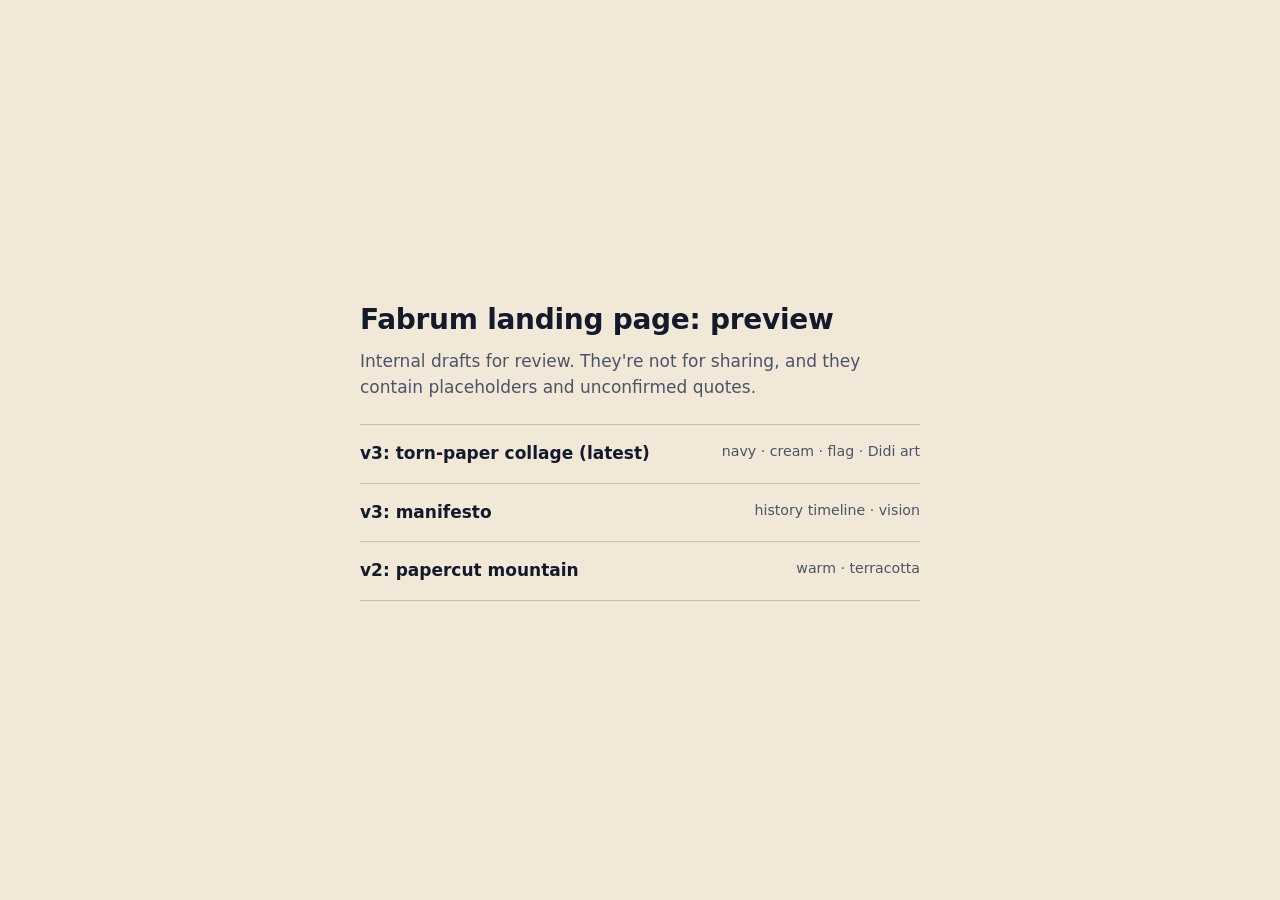
<file: index.html>
<!DOCTYPE html>
<html lang="en-GB">
<head>
<meta charset="utf-8">
<meta name="viewport" content="width=device-width, initial-scale=1">
<meta name="robots" content="noindex,nofollow">
<title>Fabrum landing page · preview</title>
<style>
  body{margin:0;min-height:100vh;display:grid;place-items:center;background:#F2E8D8;color:#121A2C;font:17px/1.5 system-ui,sans-serif}
  main{max-width:560px;padding:32px}
  h1{font-size:28px;margin:0 0 8px;letter-spacing:-.01em}
  p{margin:0 0 24px;color:#4A5468}
  ul{list-style:none;margin:0;padding:0;border-top:1px solid #CDBFA6}
  li{border-bottom:1px solid #CDBFA6}
  a{display:flex;justify-content:space-between;gap:16px;padding:16px 0;color:inherit;text-decoration:none;font-weight:700}
  a:hover span:first-child{text-decoration:underline;text-decoration-color:#E2632E}
  small{font-weight:400;color:#4A5468}
</style>
</head>
<body>
<main>
  <h1>Fabrum landing page: preview</h1>
  <p>Internal drafts for review. They're not for sharing, and they contain placeholders and unconfirmed quotes.</p>
  <ul>
    <li><a href="v3/"><span>v3: torn-paper collage (latest)</span><small>navy · cream · flag · Didi art</small></a></li>
    <li><a href="v3/manifesto.html"><span>v3: manifesto</span><small>history timeline · vision</small></a></li>
    <li><a href="v2/"><span>v2: papercut mountain</span><small>warm · terracotta</small></a></li>
  </ul>
</main>
</body>
</html>
</file>
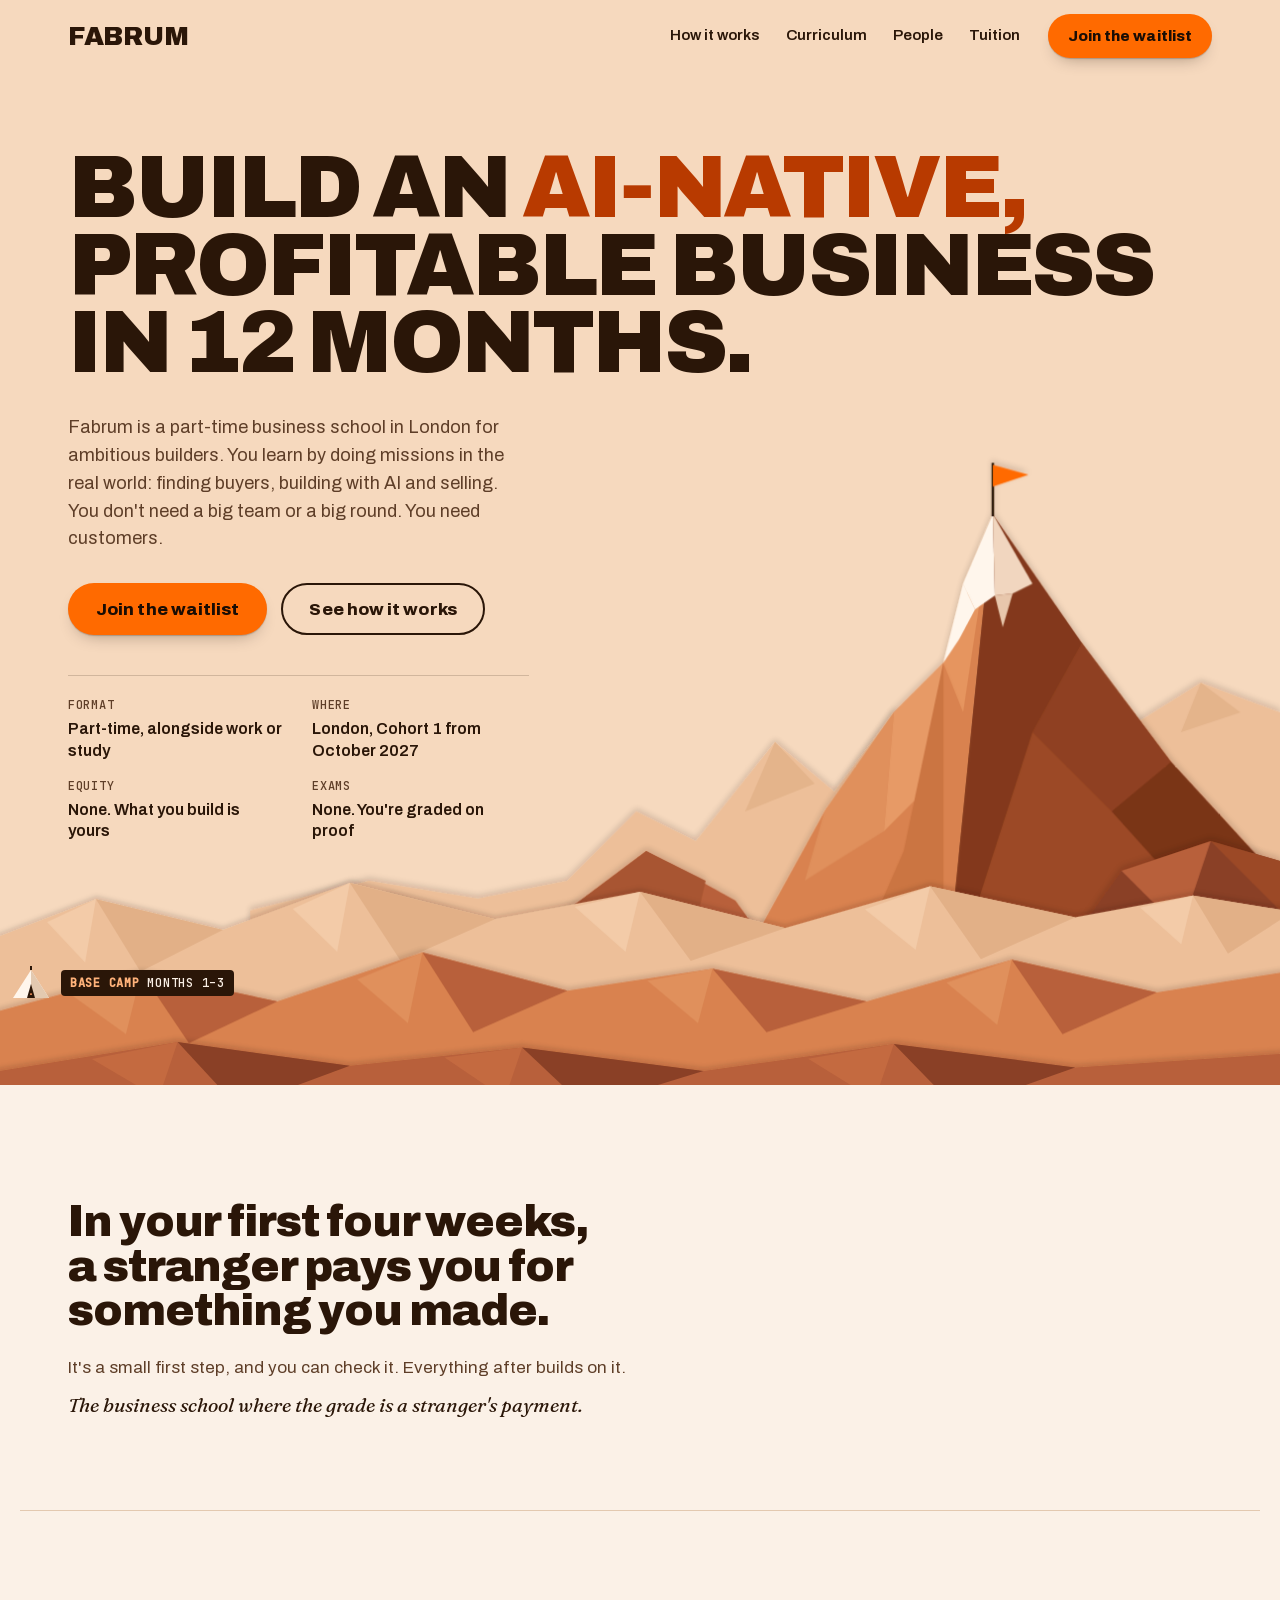
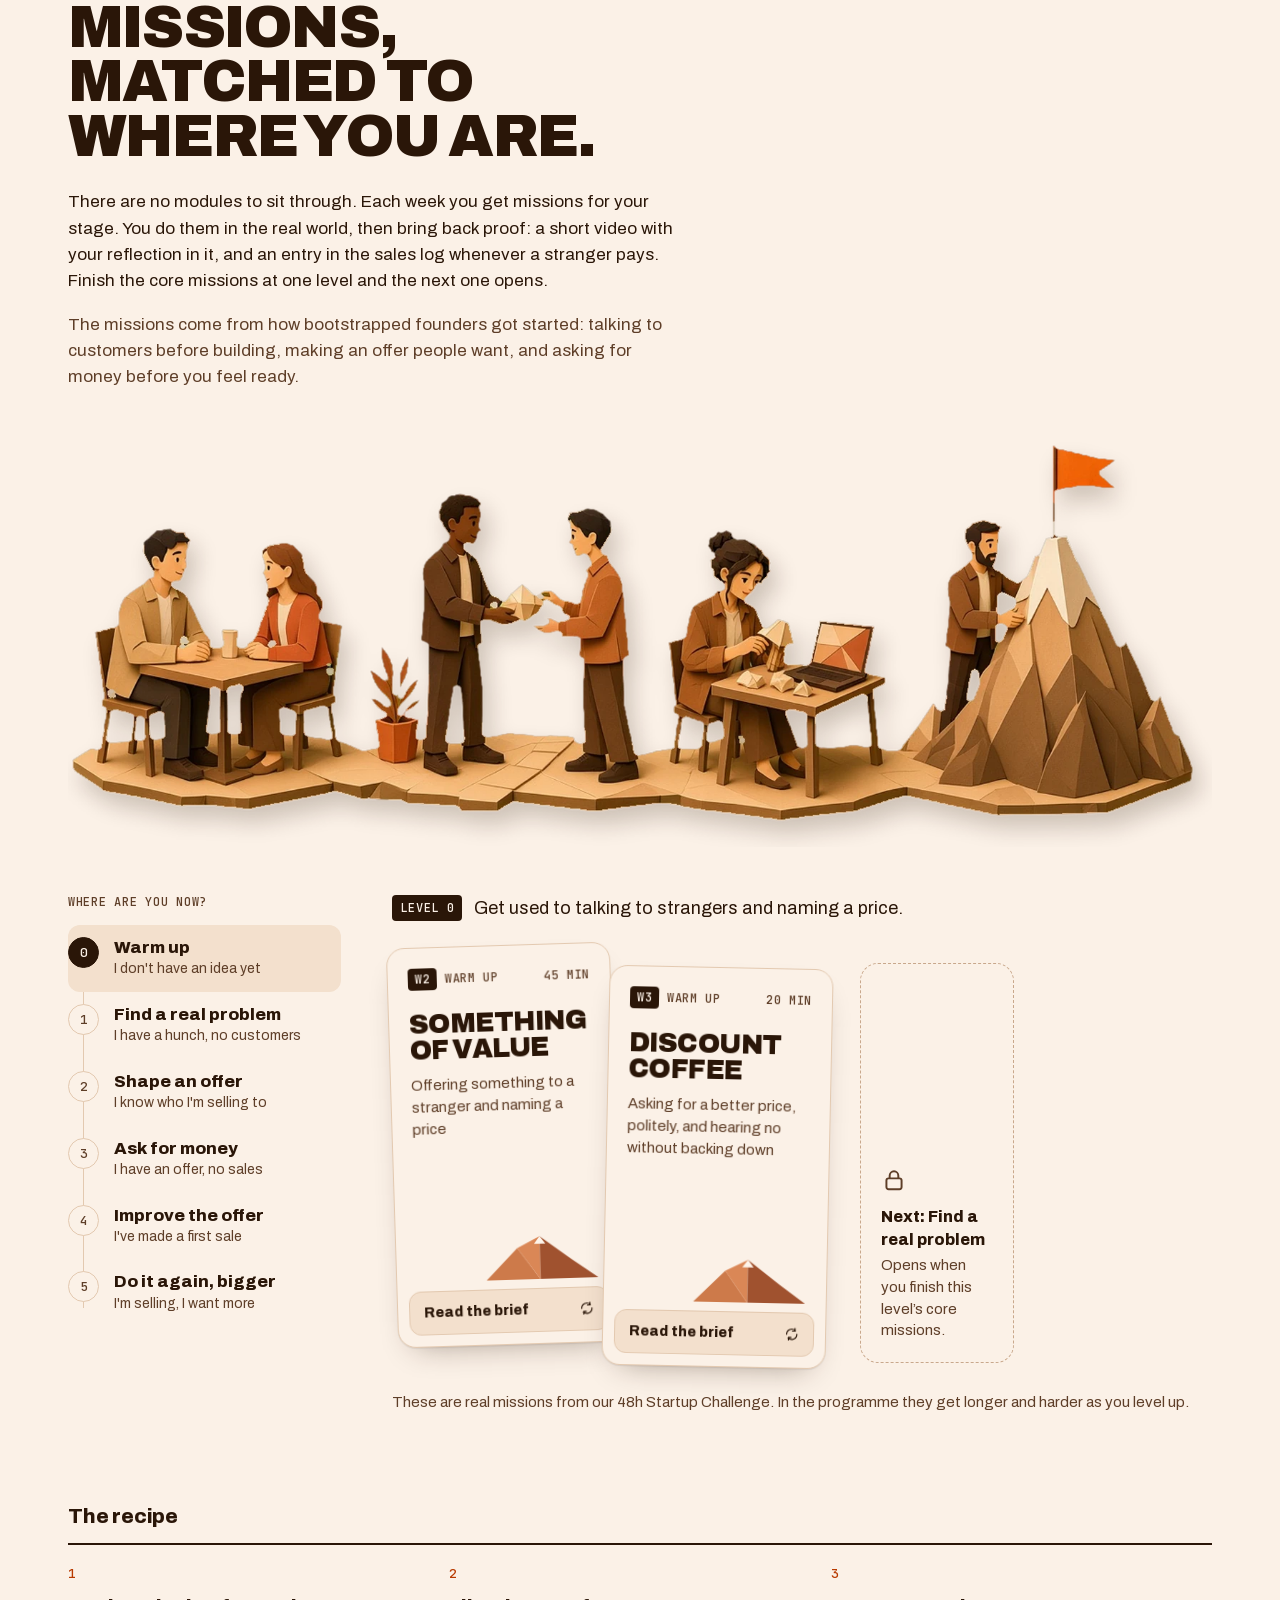
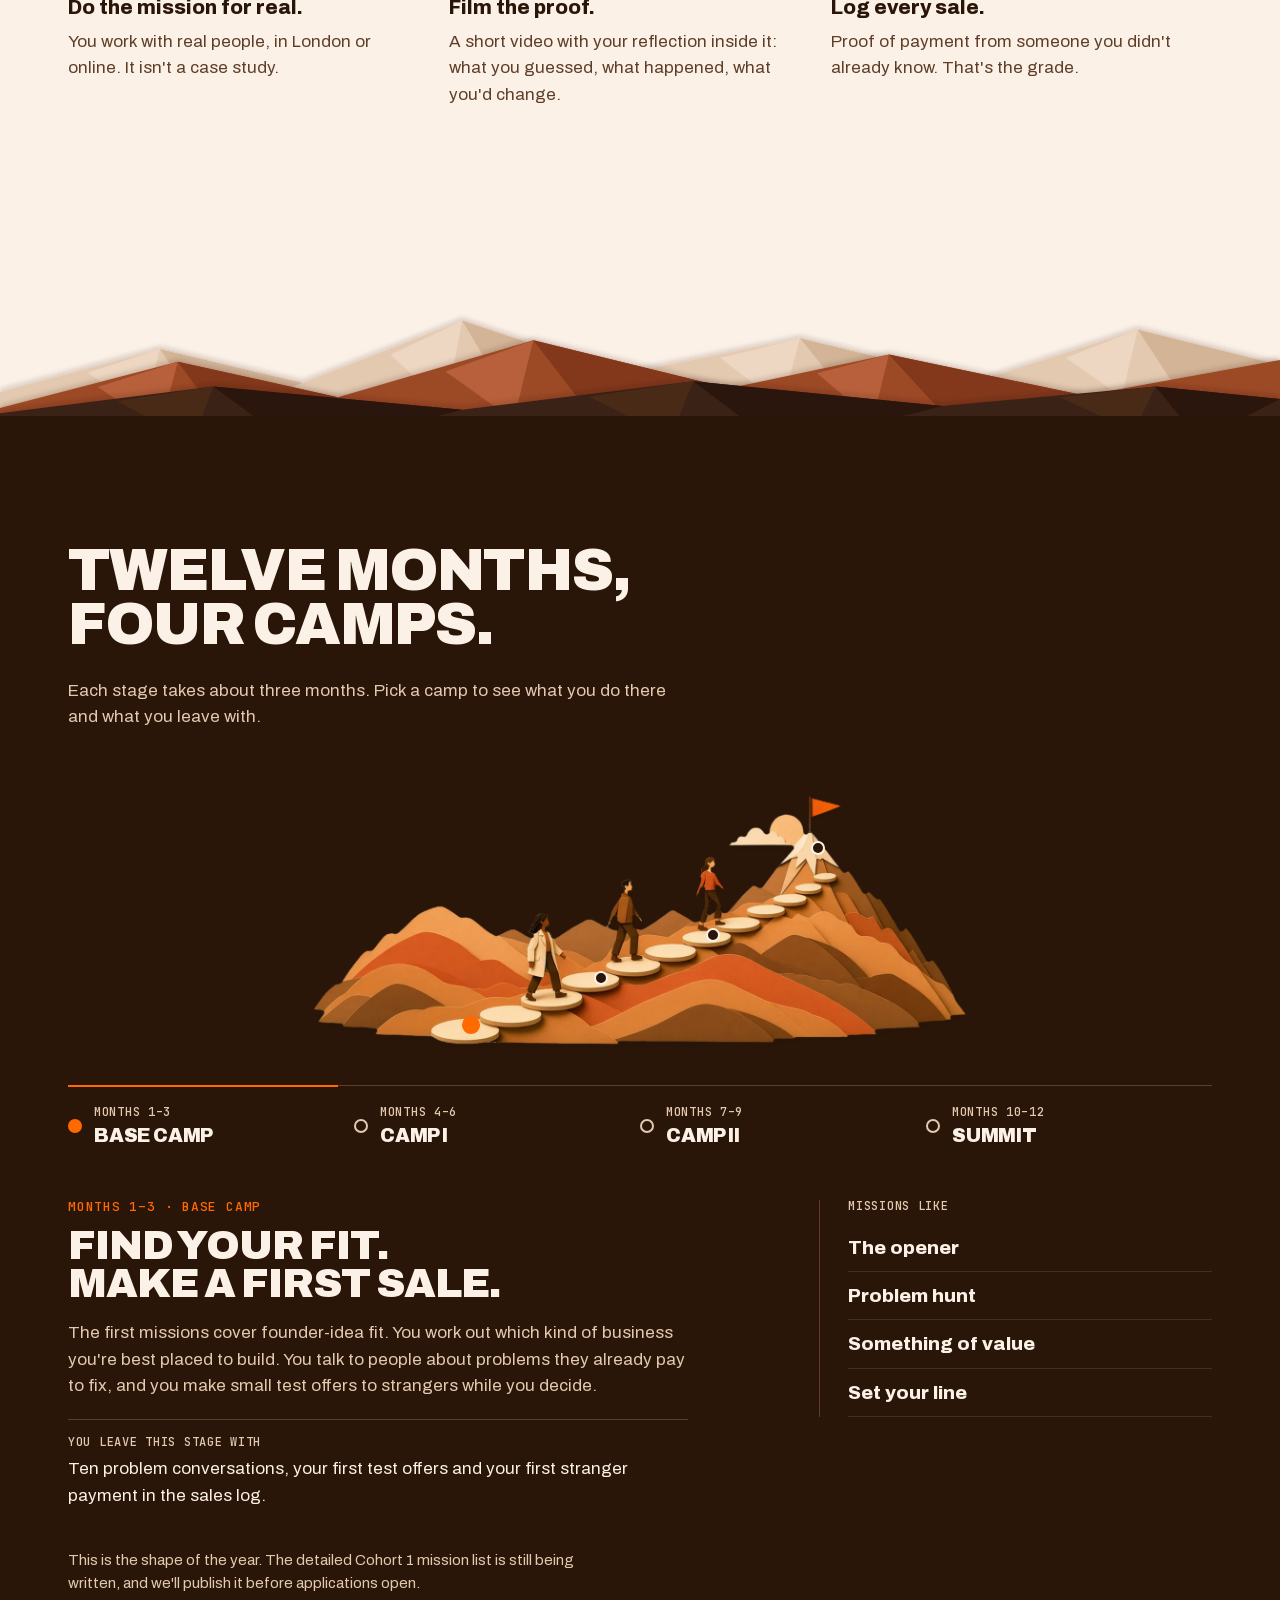
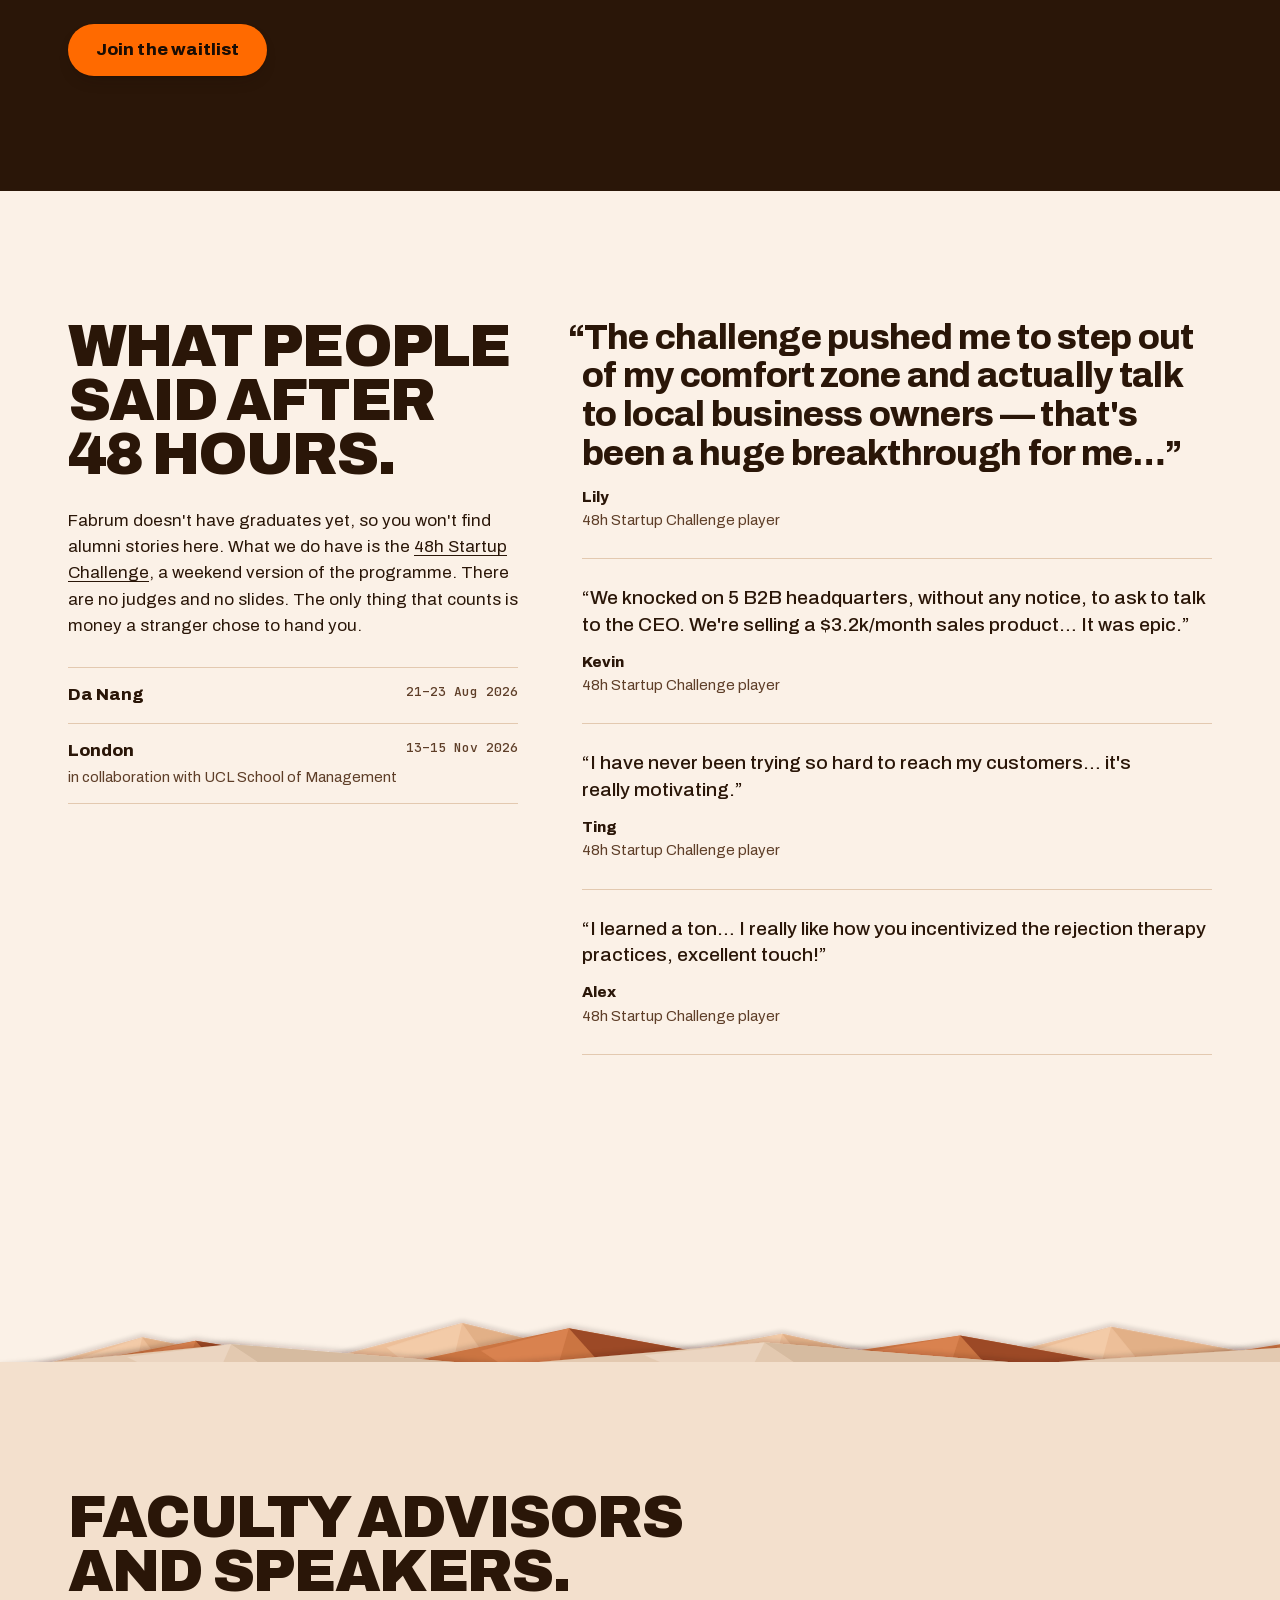
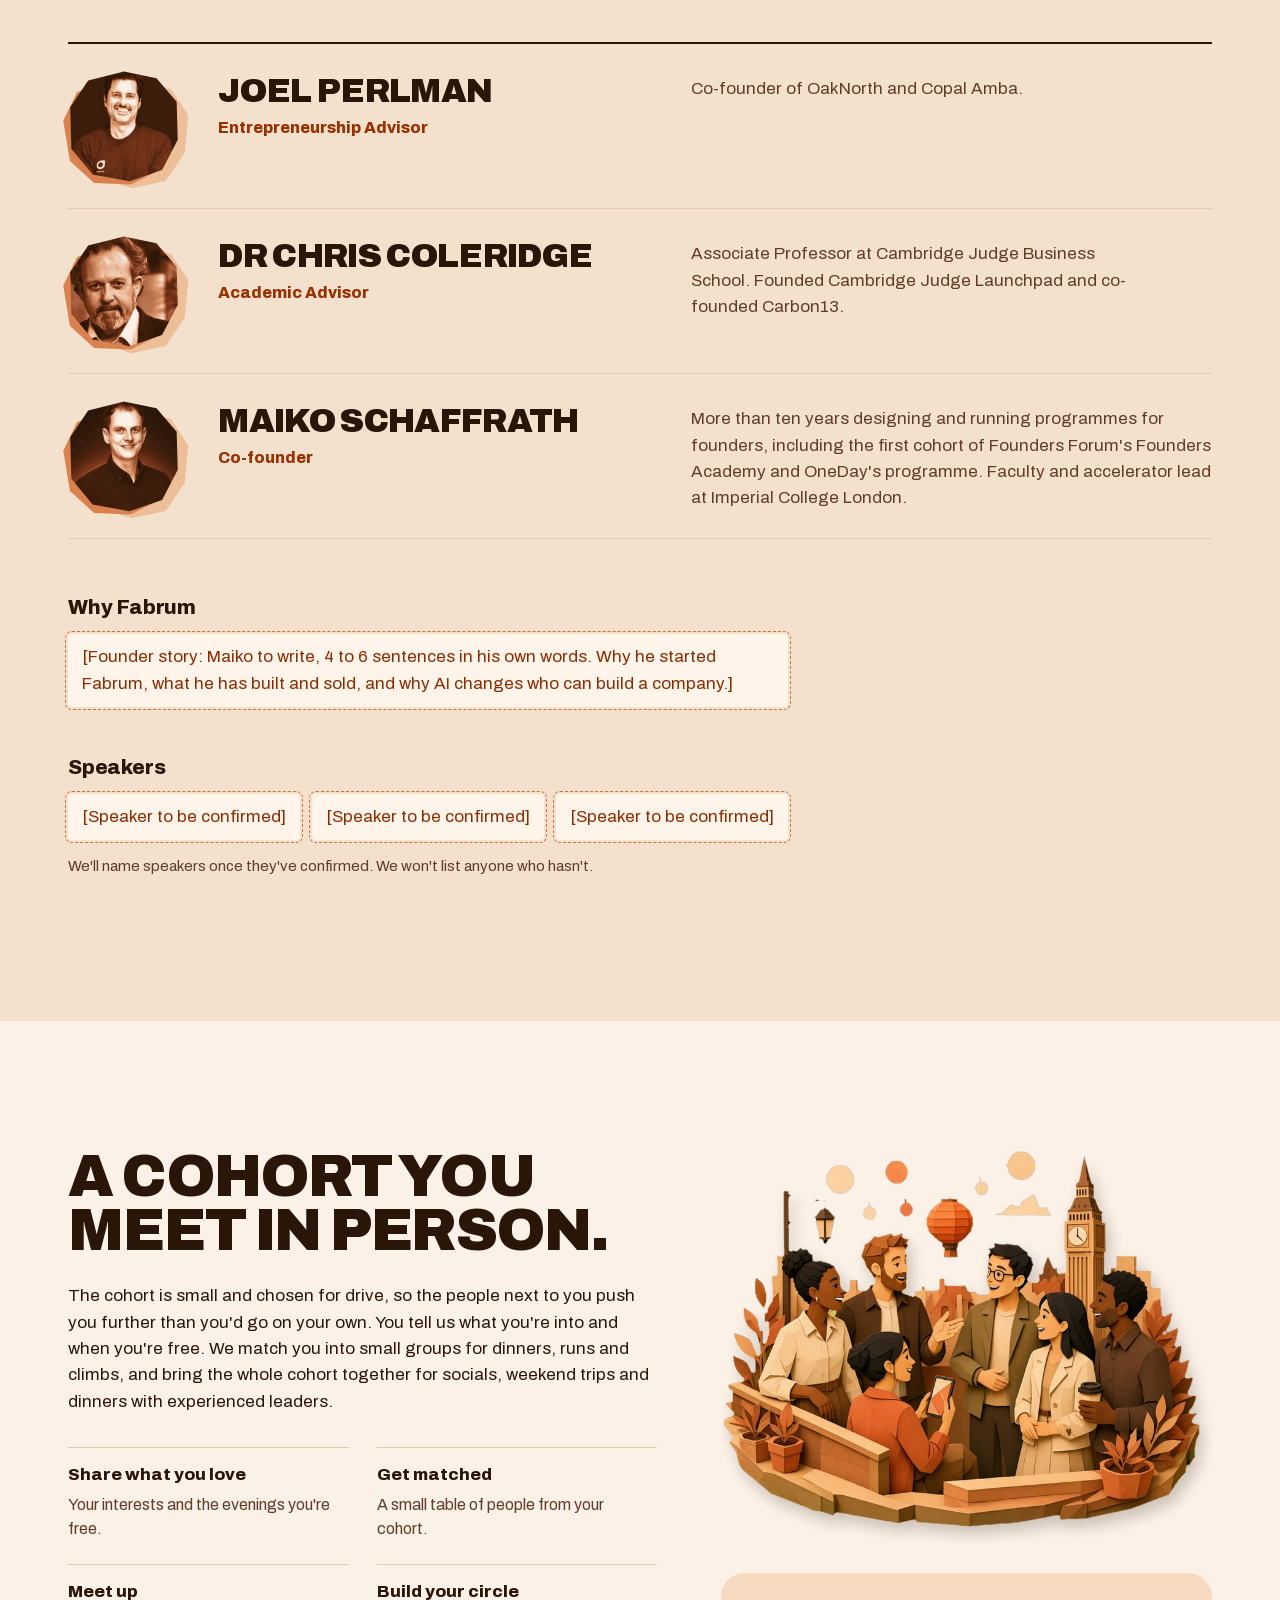
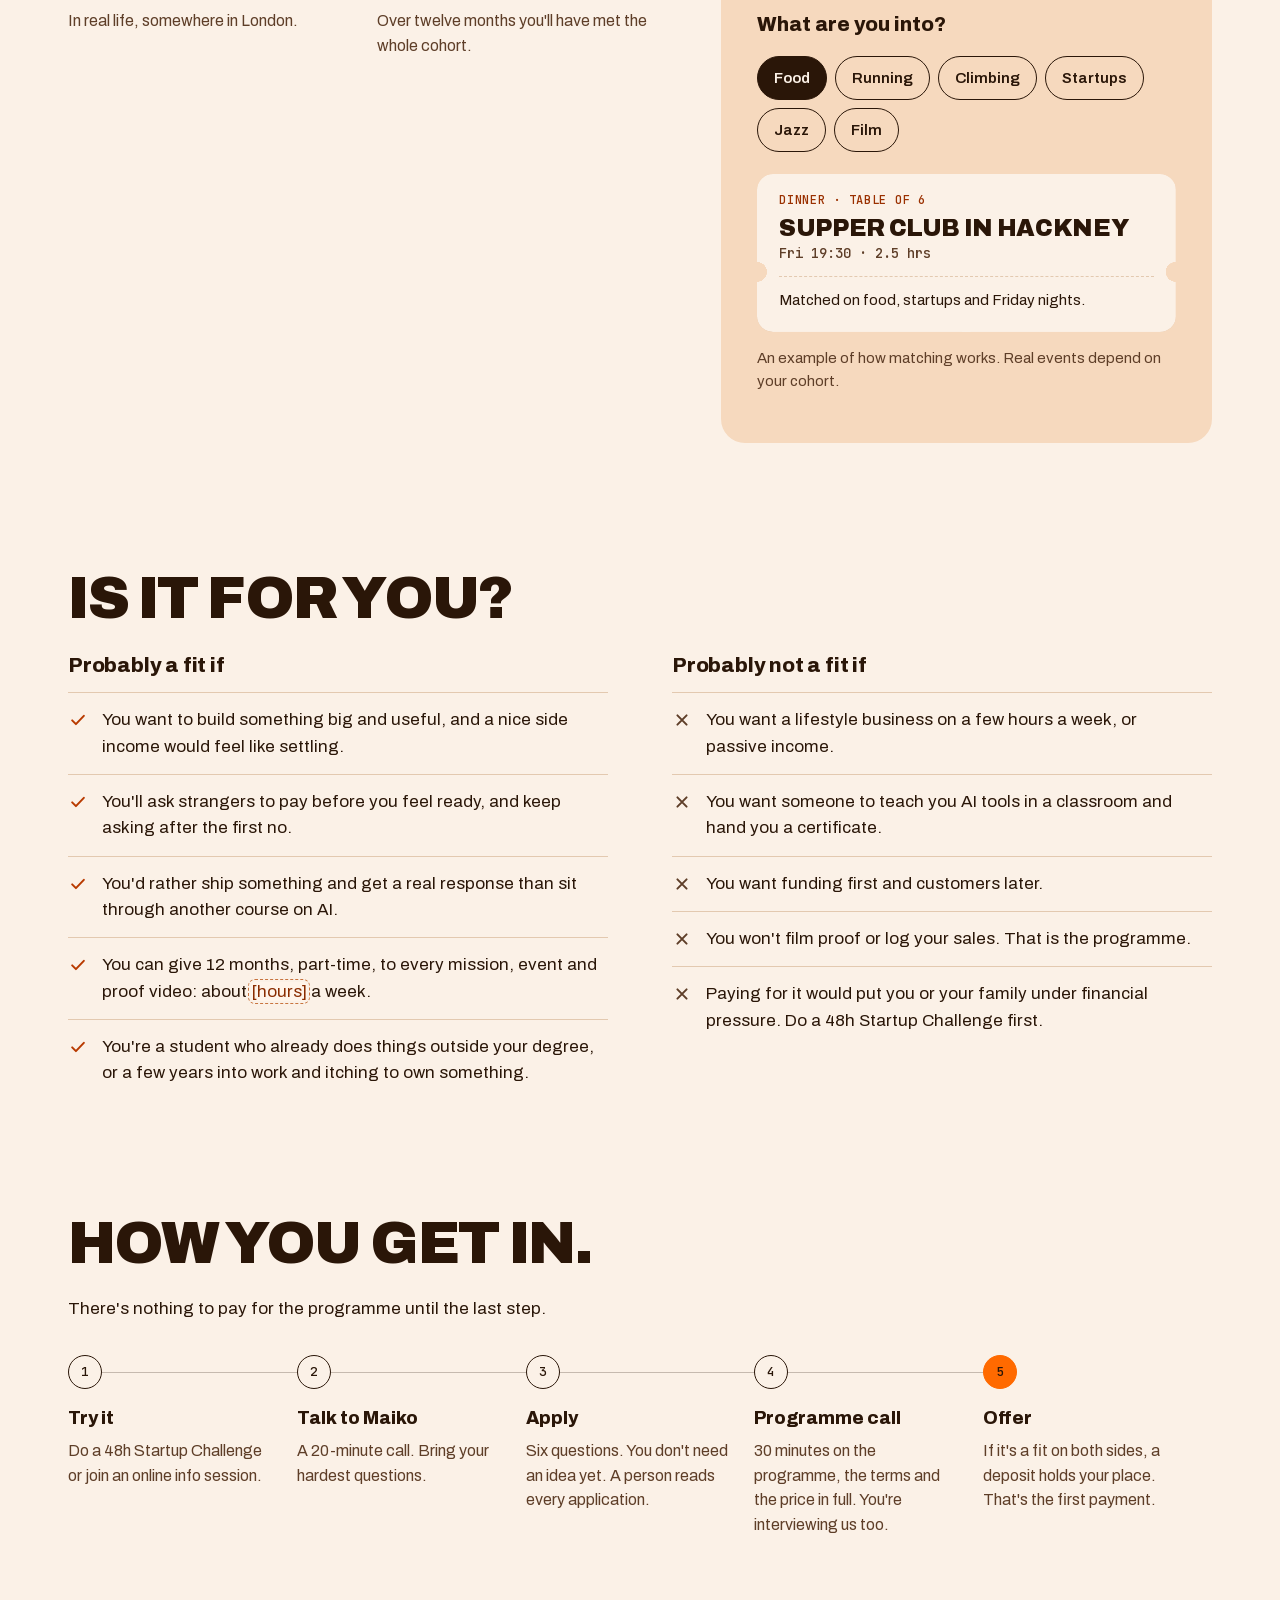
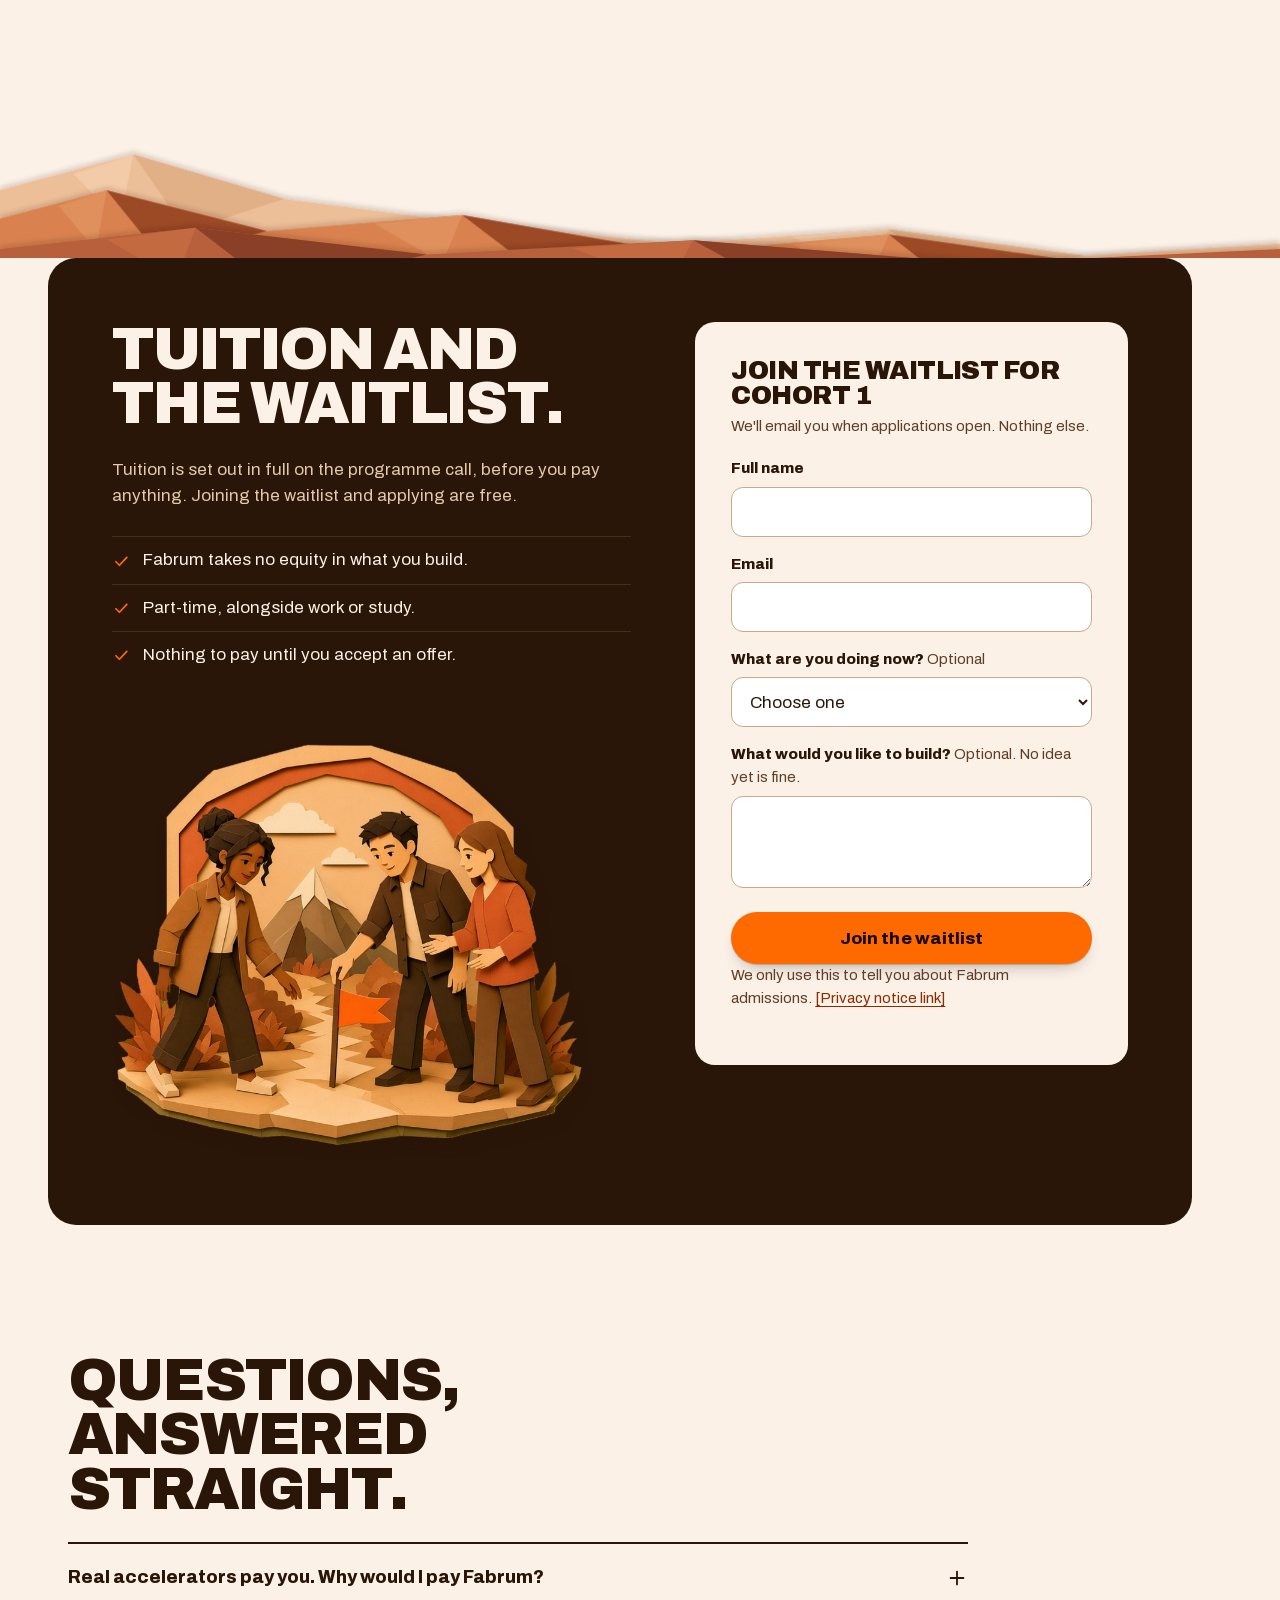
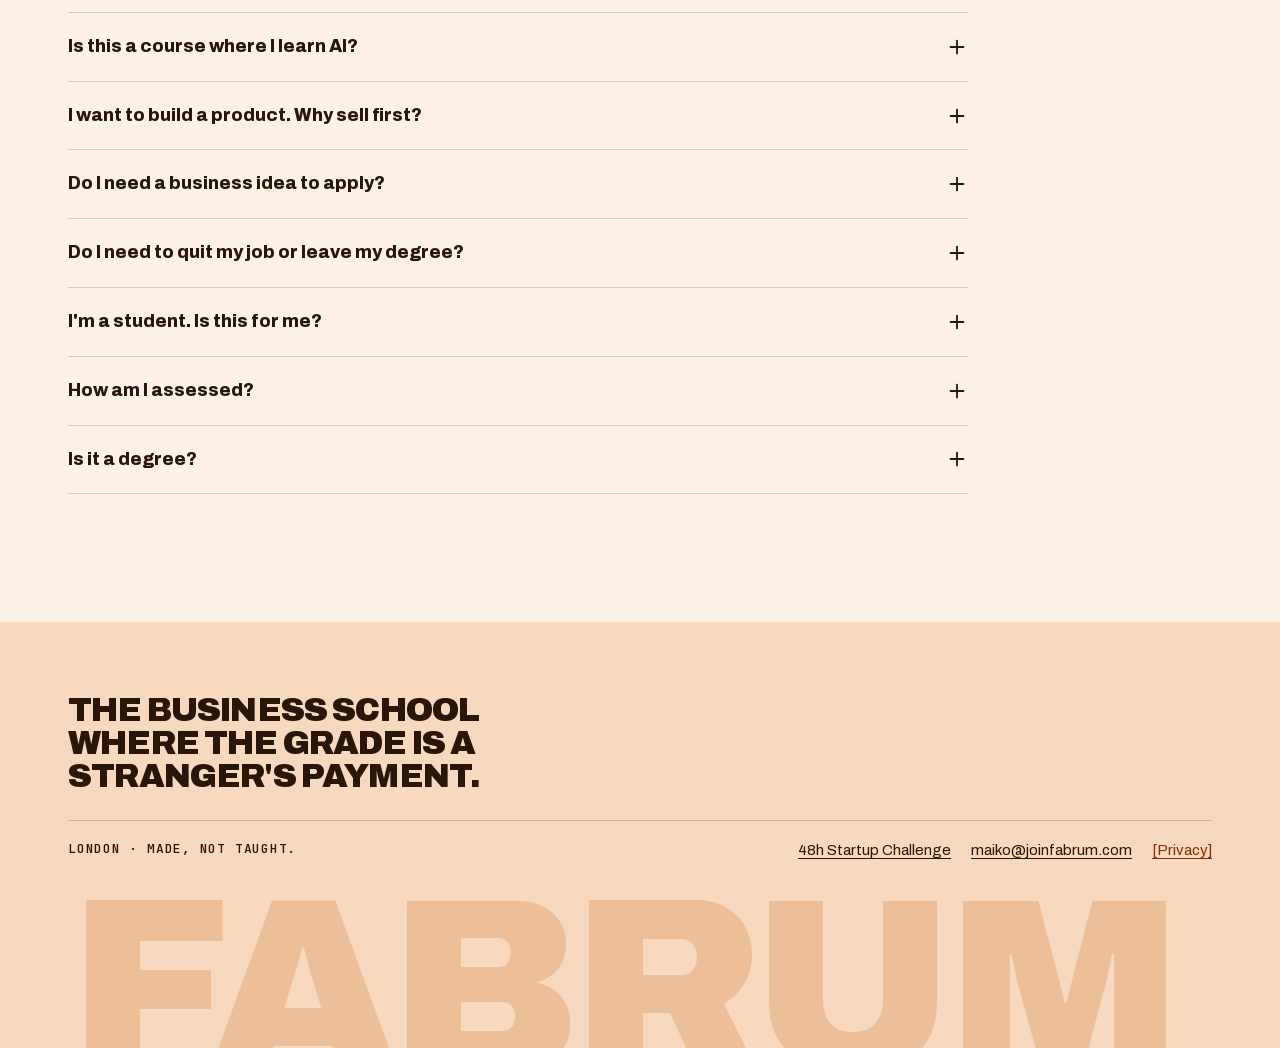
<file: v2/index.html>
<!DOCTYPE html>
<html lang="en-GB">
<head>
<meta charset="utf-8">
<meta name="viewport" content="width=device-width, initial-scale=1">
<meta name="robots" content="noindex,nofollow">
<title>Fabrum · Build an AI-native, profitable business in 12 months</title>
<meta name="description" content="A part-time business school in London for ambitious builders. Real-world missions, matched to your stage. No exams, no equity taken. Join the waitlist for Cohort 1.">
<meta name="theme-color" content="#F6D9BE">
<link rel="icon" href="data:image/svg+xml,%3Csvg xmlns=%22http://www.w3.org/2000/svg%22 viewBox=%220 0 32 32%22%3E%3Crect width=%2232%22 height=%2232%22 rx=%226%22 fill=%22%23F6D9BE%22/%3E%3Cpolygon points=%224,27 16,6 28,27%22 fill=%22%23D9824F%22/%3E%3Cpolygon points=%2216,6 28,27 16,27%22 fill=%22%239C4A26%22/%3E%3C/svg%3E">
<link rel="preload" href="assets/fonts/archivo-latin.woff2" as="font" type="font/woff2" crossorigin>
<link rel="stylesheet" href="assets/fonts.css">
<link rel="stylesheet" href="assets/styles.css">
<script src="assets/config.js"></script>
<script src="assets/illustrations/manifest.js"></script>
<script defer src="assets/app.js"></script>
</head>
<body>
<a class="skip" href="#main">Skip to content</a>

<svg width="0" height="0" style="position:absolute" aria-hidden="true" focusable="false">
  <defs>
    <filter id="paper" x="-10%" y="-10%" width="120%" height="130%">
      <feDropShadow dx="0" dy="-3" stdDeviation="3" flood-color="#2A1608" flood-opacity=".16"/>
    </filter>
    <filter id="paper-soft" x="-10%" y="-10%" width="120%" height="130%">
      <feDropShadow dx="0" dy="2" stdDeviation="2" flood-color="#2A1608" flood-opacity=".14"/>
    </filter>
  </defs>
  <symbol id="i-turn" viewBox="0 0 24 24"><path d="M4 12a8 8 0 0 1 13.7-5.6M20 12a8 8 0 0 1-13.7 5.6M17 3v4h-4M7 21v-4h4" fill="none" stroke="currentColor" stroke-width="1.8" stroke-linecap="round" stroke-linejoin="round"/></symbol>
  <symbol id="i-lock" viewBox="0 0 24 24"><rect x="5" y="10.5" width="14" height="10" rx="2" fill="none" stroke="currentColor" stroke-width="1.8"/><path d="M8 10.5V8a4 4 0 0 1 8 0v2.5" fill="none" stroke="currentColor" stroke-width="1.8"/></symbol>
  <symbol id="i-flag" viewBox="0 0 24 24"><path d="M6 21V3" stroke="currentColor" stroke-width="1.8" stroke-linecap="round"/><path d="M6 4h11l-3 4 3 4H6" fill="#FF6A00"/></symbol>
  <symbol id="i-check" viewBox="0 0 24 24"><path d="M5 12.5l4.5 4.5L19 7" fill="none" stroke="currentColor" stroke-width="2.2" stroke-linecap="round" stroke-linejoin="round"/></symbol>
  <symbol id="i-cross" viewBox="0 0 24 24"><path d="M6.5 6.5l11 11M17.5 6.5l-11 11" fill="none" stroke="currentColor" stroke-width="2.2" stroke-linecap="round"/></symbol>
  <symbol id="i-arrow" viewBox="0 0 24 24"><path d="M4 12h15M13 6l6 6-6 6" fill="none" stroke="currentColor" stroke-width="2" stroke-linecap="round" stroke-linejoin="round"/></symbol>
  <symbol id="i-plus" viewBox="0 0 24 24"><path d="M12 5v14M5 12h14" fill="none" stroke="currentColor" stroke-width="2" stroke-linecap="round"/></symbol>
  <!-- small papercut art for mission cards: one family per track letter -->
  <symbol id="art-w" viewBox="0 0 120 60"><polygon points="0,60 34,26 58,60" fill="#CB7442"/><polygon points="34,26 58,14 58,60" fill="#D9824F"/><polygon points="58,14 92,40 120,60 58,60" fill="#9C4A26"/><polygon points="58,14 52,22 64,22" fill="#FFF6EC"/></symbol>
  <symbol id="art-c" viewBox="0 0 120 60"><circle cx="38" cy="30" r="14" fill="#D9824F"/><polygon points="24,30 38,16 38,44" fill="#CB7442"/><circle cx="82" cy="30" r="14" fill="#9C4A26"/><polygon points="82,16 96,30 82,44" fill="#83391C"/><polygon points="54,24 66,24 66,36 60,32 54,36" fill="#F1D6BF"/></symbol>
  <symbol id="art-s" viewBox="0 0 120 60"><polygon points="20,46 60,10 100,46" fill="#D9824F"/><polygon points="60,10 100,46 60,46" fill="#9C4A26"/><rect x="20" y="46" width="80" height="8" fill="#83391C"/><circle cx="60" cy="32" r="7" fill="#FF6A00"/></symbol>
  <symbol id="art-b" viewBox="0 0 120 60"><rect x="22" y="10" width="76" height="44" rx="3" fill="#F1D6BF"/><rect x="22" y="10" width="76" height="9" fill="#CB7442"/><rect x="30" y="26" width="34" height="5" fill="#9C4A26"/><rect x="30" y="35" width="24" height="5" fill="#D9824F"/><rect x="72" y="26" width="18" height="18" fill="#83391C"/></symbol>
  <symbol id="art-j" viewBox="0 0 120 60"><polygon points="0,60 40,38 80,60" fill="#CB7442"/><polygon points="40,38 120,22 120,60 80,60" fill="#9C4A26"/><line x1="10" y1="30" x2="110" y2="30" stroke="#2A1608" stroke-width="1.5" stroke-dasharray="4 4"/></symbol>
  <symbol id="art-d" viewBox="0 0 120 60"><rect x="18" y="14" width="24" height="30" fill="#D9824F"/><rect x="48" y="14" width="24" height="30" fill="#CB7442"/><rect x="78" y="14" width="24" height="30" fill="#9C4A26"/><rect x="18" y="14" width="24" height="7" fill="#83391C"/><rect x="48" y="14" width="24" height="7" fill="#83391C"/><rect x="78" y="14" width="24" height="7" fill="#83391C"/></symbol>
  <symbol id="art-p" viewBox="0 0 120 60"><polygon points="24,52 24,24 60,8 96,24 96,52" fill="#D9824F"/><polygon points="60,8 96,24 96,52 60,52" fill="#9C4A26"/><rect x="48" y="30" width="24" height="22" fill="#83391C"/></symbol>
  <symbol id="art-f" viewBox="0 0 120 60"><path d="M30 44V18a8 8 0 0 1 16 0v22a5 5 0 0 1-10 0V20" fill="none" stroke="#9C4A26" stroke-width="3" stroke-linecap="round"/><polygon points="60,50 84,14 108,50" fill="#D9824F"/><polygon points="84,14 108,50 84,50" fill="#9C4A26"/></symbol>
</svg>

<header class="site-head" data-head>
  <div class="wrap head-row">
    <a class="wordmark" href="#top" aria-label="Fabrum, back to top">FABRUM</a>
    <nav aria-label="Main" class="nav">
      <a href="#how">How it works</a>
      <a href="#curriculum">Curriculum</a>
      <a href="#people">People</a>
      <a href="#tuition">Tuition</a>
    </nav>
    <a class="btn btn--accent btn--sm" href="#waitlist">Join the waitlist</a>
  </div>
</header>

<main id="main">

<!-- HERO -->
<section class="hero" id="top" aria-labelledby="hero-h">
  <div class="wrap hero-head">
      <h1 id="hero-h" class="display"><span class="ln">Build an <span class="hl">AI&#8209;native,</span></span> <span class="ln">profitable business</span> <span class="ln">in 12&nbsp;months.</span></h1>
  </div>
  <div class="wrap hero-grid">
    <div class="hero-copy">
      <p class="lede">Fabrum is a part-time business school in London for ambitious builders. You learn by doing missions in the real world: finding buyers, building with AI and selling. You don't need a big team or a big round. You need customers.</p>
      <div class="cta-row">
        <a class="btn btn--accent" href="#waitlist">Join the waitlist</a>
        <a class="btn btn--ghost" href="#how">See how it works</a>
      </div>
      <dl class="facts">
        <div><dt>Format</dt><dd>Part-time, alongside work or study</dd></div>
        <div><dt>Where</dt><dd>London, Cohort 1 from October 2027</dd></div>
        <div><dt>Equity</dt><dd>None. What you build is yours</dd></div>
        <div><dt>Exams</dt><dd>None. You're graded on proof</dd></div>
      </dl>
    </div>
    <!-- Hero art slot. Takes Didi's hero-layer-*.webp stack (parallax) or hero-v2.webp
         via sync-illustrations.sh; until then it shows the papercut mountain below. -->
    <figure class="illo illo--hero" data-illo="hero" aria-hidden="true">
<div class="hero-stack" data-hero-stack><svg class="hsheet hsheet--back" data-speed="0.16" viewBox="0 30 720 530" preserveAspectRatio="xMidYMax meet" aria-hidden="true" focusable="false"><g class="hsheet-in" filter="url(#paper)"><polygon points="-320,600 -320,500 -200,470 -90,488 0,470 70,400 130,430 210,330 270,380 330,300 400,340 470,260 560,320 640,270 720,300 720,600" fill="#EDBF99"/>
  <polygon points="210,330 250,372 180,400" fill="#E4B48B"/><polygon points="470,260 520,300 450,330" fill="#E4B48B"/><polygon points="640,270 680,300 620,320" fill="#E4B48B"/></g></svg><svg class="hsheet hsheet--mid" data-speed="0.08" viewBox="0 30 720 530" preserveAspectRatio="xMidYMax meet" aria-hidden="true" focusable="false"><g class="hsheet-in" filter="url(#paper)"><polygon points="150,600 260,400 330,300 380,250 380,600" fill="#D9824F"/>
  <polygon points="260,400 330,300 320,420 240,470" fill="#E0905C"/><polygon points="330,300 380,250 360,380 320,420" fill="#E79A66"/>
  <polygon points="380,600 380,250 340,440 270,600" fill="#CB7442"/><polygon points="380,250 430,100 380,600" fill="#D9824F"/>
  <polygon points="430,100 380,250 400,300" fill="#E6955F"/><polygon points="430,100 470,170 520,230 610,350 720,470 720,600 380,600" fill="#9C4A26"/>
  <polygon points="430,100 520,230 470,320 380,600" fill="#83391C"/><polygon points="520,230 610,350 550,400 470,320" fill="#8F4121"/>
  <polygon points="610,350 720,470 640,500 550,400" fill="#7A3418"/><polygon points="400,170 430,100 432,182 412,196" fill="#FFF6EC"/>
  <polygon points="430,100 470,170 450,180 432,182" fill="#F1D6BF"/><polygon points="380,250 400,170 412,196 396,226" fill="#FFF6EC"/>
  <polygon points="432,182 450,180 440,214" fill="#E8C7AC"/>
  <g class="hero-flag"><line x1="430" y1="102" x2="430" y2="48" stroke="#2A1608" stroke-width="2.5"/><polygon points="430,50 466,60 430,72" fill="#FF6A00"/></g></g></svg><svg class="hsheet hsheet--front" data-speed="0.03" viewBox="0 30 720 530" preserveAspectRatio="xMidYMax meet" aria-hidden="true" focusable="false"><g class="hsheet-in" filter="url(#paper)"><polygon points="-320,600 -320,530 -180,486 -60,520 0,500 80,440 170,490 250,600" fill="#B8603A"/><polygon points="-180,486 -110,505 -150,600 -260,600" fill="#A85532"/><polygon points="80,440 140,470 110,600 0,600 0,500" fill="#A85532"/>
  <polygon points="460,600 560,460 650,430 720,450 720,600" fill="#8A4127"/><polygon points="560,460 650,430 620,520" fill="#B8603A"/>
  <polygon points="650,430 720,450 720,500" fill="#9C4A26"/></g></svg></div>
    </figure>
  </div>
<div class="ridge ridge--a" data-ridge aria-hidden="true"><svg class="rl rl-0" data-speed="0.12" viewBox="0 0 1440 360" preserveAspectRatio="xMidYMin slice" aria-hidden="true" focusable="false"><g filter="url(#paper)"><polygon points="0,150 120,104 260,138 400,86 560,126 720,96 880,136 1040,90 1200,124 1330,100 1440,118 1440,360 0,360" fill="#EDBF99"/><polygon points="120,104 260,138 169.0,184" fill="#E2B087"/><polygon points="120,104 66.0,129.3 108.0,174" fill="#F3CBA8"/><polygon points="400,86 560,126 456.0,172" fill="#E2B087"/><polygon points="400,86 337.0,114.6 386.0,162" fill="#F3CBA8"/><polygon points="720,96 880,136 776.0,172" fill="#E2B087"/><polygon points="720,96 648.0,112.5 704.0,162" fill="#F3CBA8"/><polygon points="1040,90 1200,124 1096.0,170" fill="#E2B087"/><polygon points="1040,90 968.0,115.3 1024.0,160" fill="#F3CBA8"/><polygon points="1330,100 1440,118 1368.5,164" fill="#E2B087"/><polygon points="1330,100 1271.5,113.2 1317.0,154" fill="#F3CBA8"/></g></svg><svg class="rl rl-1" data-speed="0.06" viewBox="0 0 1440 360" preserveAspectRatio="xMidYMin slice" aria-hidden="true" focusable="false"><g filter="url(#paper)"><polygon points="0,196 170,150 320,182 480,128 640,170 800,146 970,182 1130,136 1290,172 1440,148 1440,360 0,360" fill="#D9824F"/><polygon points="170,150 320,182 222.5,228" fill="#B8603A"/><polygon points="170,150 93.50000000000001,175.3 153.0,218" fill="#E0905C"/><polygon points="480,128 640,170 536.0,216" fill="#B8603A"/><polygon points="480,128 408.0,157.7 464.0,206" fill="#E0905C"/><polygon points="800,146 970,182 859.5,216" fill="#B8603A"/><polygon points="800,146 728.0,159.2 784.0,206" fill="#E0905C"/><polygon points="1130,136 1290,172 1186.0,218" fill="#B8603A"/><polygon points="1130,136 1058.0,161.3 1114.0,208" fill="#E0905C"/></g></svg><svg class="rl rl-2" data-speed="0" viewBox="0 0 1440 360" preserveAspectRatio="xMidYMin slice" aria-hidden="true" focusable="false"><g filter="url(#paper)"><polygon points="0,226 210,192 400,218 590,198 790,224 1000,194 1200,220 1440,204 1440,360 0,360" fill="#B8603A"/><polygon points="210,192 400,218 276.5,264" fill="#8A4127"/><polygon points="210,192 115.50000000000001,210.7 189.0,254" fill="#C46A40"/><polygon points="590,198 790,224 660.0,264" fill="#8A4127"/><polygon points="590,198 504.5,209.0 571.0,254" fill="#C46A40"/><polygon points="1000,194 1200,220 1070.0,266" fill="#8A4127"/><polygon points="1000,194 905.5,210.5 979.0,256" fill="#C46A40"/><path d="M0 250 C 360 240, 1080 260, 1440 246 L 1440 360 L 0 360 Z" fill="#FBF1E7"/></g></svg><div class="pin pin--tent" data-pin style="--top:60%"><svg class="pin-art" viewBox="0 0 40 32" aria-hidden="true"><polygon points="2,32 20,4 38,32" fill="#FFF6EC"/><polygon points="20,4 38,32 20,32" fill="#E3C9B0"/><polygon points="16,32 20,18 24,32" fill="#2A1608"/><line x1="20" y1="4" x2="20" y2="0" stroke="#2A1608" stroke-width="2"/></svg><span class="pin-l"><b>Base camp</b>Months 1–3</span></div></div>
</section>

<!-- the trail: drawn by app.js from base camp (ridge a) to the summit (ridge d) -->
<div class="trail" data-trail aria-hidden="true"></div>

<!-- PROMISE -->
<section class="promise wrap" aria-labelledby="promise-h">
  <h2 id="promise-h" class="promise-h">In your first four weeks, a stranger pays you for something you&nbsp;made.</h2>
  <p class="promise-sub">It's a small first step, and you can check it. Everything after builds on it. <em class="serif">The business school where the grade is a stranger's payment.</em></p>
</section>

<!-- PROCESS -->
<section class="process" id="how" aria-labelledby="how-h">
  <div class="wrap process-head">
    <div>
      <h2 id="how-h" class="h2">Missions, matched to where you&nbsp;are.</h2>
      <p class="body">There are no modules to sit through. Each week you get missions for your stage. You do them in the real world, then bring back proof: a short video with your reflection in it, and an entry in the sales log whenever a stranger pays. Finish the core missions at one level and the next one opens.</p>
      <p class="body muted">The missions come from how bootstrapped founders got started: talking to customers before building, making an offer people want, and asking for money before you feel ready.</p>
    </div>

  </div>

  <div class="wrap process-art">
    <figure class="illo illo--process" data-illo="process" data-alt="Papercut frieze of four mission stages: a cafe conversation, a first sale, a woman building with a laptop, and a flagged mountain summit." aria-hidden="true">
      <svg viewBox="0 0 400 300"><g filter="url(#paper-soft)"><rect x="70" y="40" width="150" height="200" rx="10" fill="#F3E0CD" transform="rotate(-8 145 140)"/><rect x="150" y="50" width="150" height="200" rx="10" fill="#EBD2BA" transform="rotate(5 225 150)"/><rect x="110" y="70" width="150" height="200" rx="10" fill="#FBF1E7"/></g><polygon points="130,240 180,170 230,240" fill="#CB7442"/><polygon points="180,170 230,240 180,240" fill="#9C4A26"/><line x1="180" y1="172" x2="180" y2="140" stroke="#2A1608" stroke-width="2"/><polygon points="180,141 200,147 180,154" fill="#FF6A00"/><rect x="130" y="92" width="60" height="8" fill="#2A1608"/><rect x="130" y="108" width="100" height="5" fill="#C9A88C"/><rect x="130" y="119" width="84" height="5" fill="#C9A88C"/></svg>
    </figure>
  </div>

  <div class="wrap explorer">
    <div class="stage-list">
      <p class="stage-q" id="stage-q">Where are you now?</p>
      <div class="stage-tabs" role="tablist" aria-labelledby="stage-q" aria-orientation="vertical">
<button class="stage-tab" role="tab" id="tab-warmup" aria-controls="panel-warmup" aria-selected="true" tabindex="0"><span class="st-n">0</span><span class="st-l">Warm up</span><span class="st-you">I don&#x27;t have an idea yet</span></button>
<button class="stage-tab" role="tab" id="tab-problem" aria-controls="panel-problem" aria-selected="false" tabindex="-1"><span class="st-n">1</span><span class="st-l">Find a real problem</span><span class="st-you">I have a hunch, no customers</span></button>
<button class="stage-tab" role="tab" id="tab-offer" aria-controls="panel-offer" aria-selected="false" tabindex="-1"><span class="st-n">2</span><span class="st-l">Shape an offer</span><span class="st-you">I know who I&#x27;m selling to</span></button>
<button class="stage-tab" role="tab" id="tab-ask" aria-controls="panel-ask" aria-selected="false" tabindex="-1"><span class="st-n">3</span><span class="st-l">Ask for money</span><span class="st-you">I have an offer, no sales</span></button>
<button class="stage-tab" role="tab" id="tab-improve" aria-controls="panel-improve" aria-selected="false" tabindex="-1"><span class="st-n">4</span><span class="st-l">Improve the offer</span><span class="st-you">I&#x27;ve made a first sale</span></button>
<button class="stage-tab" role="tab" id="tab-again" aria-controls="panel-again" aria-selected="false" tabindex="-1"><span class="st-n">5</span><span class="st-l">Do it again, bigger</span><span class="st-you">I&#x27;m selling, I want more</span></button>
      </div>
    </div>
    <div class="stage-panels">
<div class="stage-panel" id="panel-warmup" role="tabpanel" aria-labelledby="tab-warmup" tabindex="0">
  <p class="stage-line"><span class="lvl">Level 0</span> Get used to talking to strangers and naming a price.</p>
  <ul class="deck" role="list">
<li class="mc" style="--i:0">
  <div class="mc-inner">
    <div class="mc-face mc-front">
      <div class="mc-top"><span class="mc-code">W2</span><span class="mc-track">Warm up</span><span class="mc-time">45 min</span></div>
      <h3 class="mc-title">Something of value</h3>
      <p class="mc-skill">Offering something to a stranger and naming a price</p>
      <svg class="mc-art" aria-hidden="true" viewBox="0 0 120 60"><use href="#art-w"/></svg>
    </div>
    <div class="mc-face mc-back">
      <p class="mc-label">The brief</p>
      <p class="mc-brief">Go outside and offer something of value, an item or a service, to someone you don&#x27;t know, for £1. Want the bonus? Charge £10 instead. Be honest about what it is and accept a no.</p>
      <p class="mc-label">Bring back</p>
      <p class="mc-proof">A clip of your best offer and a tally of ten asks: paid or no.</p>
      
    </div>
  </div>
  <button class="mc-flip" type="button" aria-pressed="false" aria-label="Turn over Something of value"><span class="when-front">Read the brief</span><span class="when-back">Back to the card</span><svg class="i" aria-hidden="true"><use href="#i-turn"/></svg></button>
</li>
<li class="mc" style="--i:1">
  <div class="mc-inner">
    <div class="mc-face mc-front">
      <div class="mc-top"><span class="mc-code">W3</span><span class="mc-track">Warm up</span><span class="mc-time">20 min</span></div>
      <h3 class="mc-title">Discount coffee</h3>
      <p class="mc-skill">Asking for a better price, politely, and hearing no without backing down</p>
      <svg class="mc-art" aria-hidden="true" viewBox="0 0 120 60"><use href="#art-w"/></svg>
    </div>
    <div class="mc-face mc-back">
      <p class="mc-label">The brief</p>
      <p class="mc-brief">Go to a coffee shop, order a coffee and ask for a discount. Be polite, give a reason if you have one, and take no for an answer.</p>
      <p class="mc-label">Bring back</p>
      <p class="mc-proof">A short video, filmed with the staff&#x27;s permission or outside straight after.</p>
      
    </div>
  </div>
  <button class="mc-flip" type="button" aria-pressed="false" aria-label="Turn over Discount coffee"><span class="when-front">Read the brief</span><span class="when-back">Back to the card</span><svg class="i" aria-hidden="true"><use href="#i-turn"/></svg></button>
</li>
<li class="mc-locked" aria-label="Next level locked"><svg class="i" aria-hidden="true"><use href="#i-lock"/></svg><p><strong>Next: Find a real problem</strong>Opens when you finish this level’s core missions.</p></li>
  </ul>
</div>
<div class="stage-panel" id="panel-problem" role="tabpanel" aria-labelledby="tab-problem" tabindex="0" hidden>
  <p class="stage-line"><span class="lvl">Level 1</span> Find people who already spend time or money on a problem.</p>
  <ul class="deck" role="list">
<li class="mc" style="--i:0">
  <div class="mc-inner">
    <div class="mc-face mc-front">
      <div class="mc-top"><span class="mc-code">C1</span><span class="mc-track">Customers</span></div>
      <h3 class="mc-title">Problem hunt</h3>
      <p class="mc-skill">Finding a problem people already spend time or money on, without pitching</p>
      <svg class="mc-art" aria-hidden="true" viewBox="0 0 120 60"><use href="#art-c"/></svg>
    </div>
    <div class="mc-face mc-back">
      <p class="mc-label">The brief</p>
      <p class="mc-brief">Find 10 people who have the problem. Don&#x27;t pitch anything. Ask how they solve it today and what frustrates them about what they use now. No idea yet? Pick a group of people and ask what annoyed them most this week, and what they last paid to fix.</p>
      <p class="mc-label">Bring back</p>
      <p class="mc-proof">Your notes from ten conversations and a short reflection on camera.</p>
      <p class="mc-src">Uses Rob Fitzpatrick&#x27;s Mom Test</p>
    </div>
  </div>
  <button class="mc-flip" type="button" aria-pressed="false" aria-label="Turn over Problem hunt"><span class="when-front">Read the brief</span><span class="when-back">Back to the card</span><svg class="i" aria-hidden="true"><use href="#i-turn"/></svg></button>
</li>
<li class="mc" style="--i:1">
  <div class="mc-inner">
    <div class="mc-face mc-front">
      <div class="mc-top"><span class="mc-code">J1</span><span class="mc-track">Judgement</span><span class="mc-time">30 min</span></div>
      <h3 class="mc-title">Set your line</h3>
      <p class="mc-skill">Setting a stop rule before you see the results</p>
      <svg class="mc-art" aria-hidden="true" viewBox="0 0 120 60"><use href="#art-j"/></svg>
    </div>
    <div class="mc-face mc-back">
      <p class="mc-label">The brief</p>
      <p class="mc-brief">Before you ask for money, decide what would make you drop or change this idea. Set your line: the fewest yeses out of ten that keeps the idea alive. A well-reasoned low line scores the same as a high one.</p>
      <p class="mc-label">Bring back</p>
      <p class="mc-proof">A filmed call explaining your line.</p>
      
    </div>
  </div>
  <button class="mc-flip" type="button" aria-pressed="false" aria-label="Turn over Set your line"><span class="when-front">Read the brief</span><span class="when-back">Back to the card</span><svg class="i" aria-hidden="true"><use href="#i-turn"/></svg></button>
</li>
<li class="mc-locked" aria-label="Next level locked"><svg class="i" aria-hidden="true"><use href="#i-lock"/></svg><p><strong>Next: Shape an offer</strong>Opens when you finish this level’s core missions.</p></li>
  </ul>
</div>
<div class="stage-panel" id="panel-offer" role="tabpanel" aria-labelledby="tab-offer" tabindex="0" hidden>
  <p class="stage-line"><span class="lvl">Level 2</span> Put the whole business on one card, then make the offer worth buying.</p>
  <ul class="deck" role="list">
<li class="mc" style="--i:0">
  <div class="mc-inner">
    <div class="mc-face mc-front">
      <div class="mc-top"><span class="mc-code">C3</span><span class="mc-track">Customers</span></div>
      <h3 class="mc-title">£100M Offer</h3>
      <p class="mc-skill">Making an offer people want: bigger outcome, more belief, less time and effort</p>
      <svg class="mc-art" aria-hidden="true" viewBox="0 0 120 60"><use href="#art-c"/></svg>
    </div>
    <div class="mc-face mc-back">
      <p class="mc-label">The brief</p>
      <p class="mc-brief">Write your offer using Alex Hormozi&#x27;s value equation: the dream outcome for your customer, why they&#x27;ll believe it works, how fast they get it and how little effort it takes. Add the price.</p>
      <p class="mc-label">Bring back</p>
      <p class="mc-proof">Your written offer, with the price on it.</p>
      <p class="mc-src">Adapted from Alex Hormozi&#x27;s $100M Offers</p>
    </div>
  </div>
  <button class="mc-flip" type="button" aria-pressed="false" aria-label="Turn over £100M Offer"><span class="when-front">Read the brief</span><span class="when-back">Back to the card</span><svg class="i" aria-hidden="true"><use href="#i-turn"/></svg></button>
</li>
<li class="mc" style="--i:1">
  <div class="mc-inner">
    <div class="mc-face mc-front">
      <div class="mc-top"><span class="mc-code">C2</span><span class="mc-track">Customers</span></div>
      <h3 class="mc-title">The one minute model</h3>
      <p class="mc-skill">Putting the whole business on one card: who pays, for what, and what you keep</p>
      <svg class="mc-art" aria-hidden="true" viewBox="0 0 120 60"><use href="#art-c"/></svg>
    </div>
    <div class="mc-face mc-back">
      <p class="mc-label">The brief</p>
      <p class="mc-brief">Fill in one card: who your customer is, their problem, what you sell, the price, what it costs you to deliver and what you keep. Want the bonus? Explain it on camera in under a minute.</p>
      <p class="mc-label">Bring back</p>
      <p class="mc-proof">A photo of the card.</p>
      
    </div>
  </div>
  <button class="mc-flip" type="button" aria-pressed="false" aria-label="Turn over The one minute model"><span class="when-front">Read the brief</span><span class="when-back">Back to the card</span><svg class="i" aria-hidden="true"><use href="#i-turn"/></svg></button>
</li>
<li class="mc-locked" aria-label="Next level locked"><svg class="i" aria-hidden="true"><use href="#i-lock"/></svg><p><strong>Next: Ask for money</strong>Opens when you finish this level’s core missions.</p></li>
  </ul>
</div>
<div class="stage-panel" id="panel-ask" role="tabpanel" aria-labelledby="tab-ask" tabindex="0" hidden>
  <p class="stage-line"><span class="lvl">Level 3</span> Ask ten people to pay. Learn from every no.</p>
  <ul class="deck" role="list">
<li class="mc" style="--i:0">
  <div class="mc-inner">
    <div class="mc-face mc-front">
      <div class="mc-top"><span class="mc-code">C4</span><span class="mc-track">Customers</span></div>
      <h3 class="mc-title">10 asks</h3>
      <p class="mc-skill">Asking people for money and learning from every no</p>
      <svg class="mc-art" aria-hidden="true" viewBox="0 0 120 60"><use href="#art-c"/></svg>
    </div>
    <div class="mc-face mc-back">
      <p class="mc-label">The brief</p>
      <p class="mc-brief">Find ten people in your customer segment and ask them to pre-order or buy. Before you start, guess how many will say yes. Ask the ones who say no what would change their mind.</p>
      <p class="mc-label">Bring back</p>
      <p class="mc-proof">Your guess, a tally of ten and a clip of your best ask.</p>
      
    </div>
  </div>
  <button class="mc-flip" type="button" aria-pressed="false" aria-label="Turn over 10 asks"><span class="when-front">Read the brief</span><span class="when-back">Back to the card</span><svg class="i" aria-hidden="true"><use href="#i-turn"/></svg></button>
</li>
<li class="mc" style="--i:1">
  <div class="mc-inner">
    <div class="mc-face mc-front">
      <div class="mc-top"><span class="mc-code">S2</span><span class="mc-track">Sales</span></div>
      <h3 class="mc-title">First paying customer</h3>
      <p class="mc-skill">Closing a sale with someone new</p>
      <svg class="mc-art" aria-hidden="true" viewBox="0 0 120 60"><use href="#art-s"/></svg>
    </div>
    <div class="mc-face mc-back">
      <p class="mc-label">The brief</p>
      <p class="mc-brief">Get one person you didn&#x27;t know before today to pay for your thing. Money in hand or a paid pre-order. It can be a product, a service you can do on the spot, or a pre-order.</p>
      <p class="mc-label">Bring back</p>
      <p class="mc-proof">The receipt, who they are and how you found them. It goes in the sales log.</p>
      
    </div>
  </div>
  <button class="mc-flip" type="button" aria-pressed="false" aria-label="Turn over First paying customer"><span class="when-front">Read the brief</span><span class="when-back">Back to the card</span><svg class="i" aria-hidden="true"><use href="#i-turn"/></svg></button>
</li>
<li class="mc" style="--i:2">
  <div class="mc-inner">
    <div class="mc-face mc-front">
      <div class="mc-top"><span class="mc-code">B1</span><span class="mc-track">Building with AI</span><span class="mc-time">60 min</span></div>
      <h3 class="mc-title">The landing page</h3>
      <p class="mc-skill">Using AI to build only what a customer needs to say yes</p>
      <svg class="mc-art" aria-hidden="true" viewBox="0 0 120 60"><use href="#art-b"/></svg>
    </div>
    <div class="mc-face mc-back">
      <p class="mc-label">The brief</p>
      <p class="mc-brief">Build a simple landing page for your offer with an AI app builder. It needs who it&#x27;s for, the problem, the price and one sign-up or pay button. Say one change you made to what the AI built.</p>
      <p class="mc-label">Bring back</p>
      <p class="mc-proof">A short walk-through video. Bonus if someone outside your team signs up or pays on it.</p>
      
    </div>
  </div>
  <button class="mc-flip" type="button" aria-pressed="false" aria-label="Turn over The landing page"><span class="when-front">Read the brief</span><span class="when-back">Back to the card</span><svg class="i" aria-hidden="true"><use href="#i-turn"/></svg></button>
</li>
<li class="mc-locked" aria-label="Next level locked"><svg class="i" aria-hidden="true"><use href="#i-lock"/></svg><p><strong>Next: Improve the offer</strong>Opens when you finish this level’s core missions.</p></li>
  </ul>
</div>
<div class="stage-panel" id="panel-improve" role="tabpanel" aria-labelledby="tab-improve" tabindex="0" hidden>
  <p class="stage-line"><span class="lvl">Level 4</span> Change the offer because of what customers said, not what you hoped.</p>
  <ul class="deck" role="list">
<li class="mc" style="--i:0">
  <div class="mc-inner">
    <div class="mc-face mc-front">
      <div class="mc-top"><span class="mc-code">C5</span><span class="mc-track">Customers</span></div>
      <h3 class="mc-title">Improve the offer</h3>
      <p class="mc-skill">Changing your offer because of what customers said, not what you hoped</p>
      <svg class="mc-art" aria-hidden="true" viewBox="0 0 120 60"><use href="#art-c"/></svg>
    </div>
    <div class="mc-face mc-back">
      <p class="mc-label">The brief</p>
      <p class="mc-brief">Look at what people told you in your ten asks. Change the price, who it&#x27;s for, what&#x27;s included or how you say it.</p>
      <p class="mc-label">Bring back</p>
      <p class="mc-proof">A photo of the new offer, and on camera: what you changed and why.</p>
      
    </div>
  </div>
  <button class="mc-flip" type="button" aria-pressed="false" aria-label="Turn over Improve the offer"><span class="when-front">Read the brief</span><span class="when-back">Back to the card</span><svg class="i" aria-hidden="true"><use href="#i-turn"/></svg></button>
</li>
<li class="mc" style="--i:1">
  <div class="mc-inner">
    <div class="mc-face mc-front">
      <div class="mc-top"><span class="mc-code">D3</span><span class="mc-track">Customers</span></div>
      <h3 class="mc-title">Three dated yeses</h3>
      <p class="mc-skill">Turning interest into commitments with a date</p>
      <svg class="mc-art" aria-hidden="true" viewBox="0 0 120 60"><use href="#art-d"/></svg>
    </div>
    <div class="mc-face mc-back">
      <p class="mc-label">The brief</p>
      <p class="mc-brief">Ask up to ten people for a commitment with a date: a paid pre-order, a call booked in the next seven days, or an introduction to someone who would pay. You need three. &#x27;Sounds good&#x27; doesn&#x27;t count.</p>
      <p class="mc-label">Bring back</p>
      <p class="mc-proof">Three commitments, each with a date.</p>
      
    </div>
  </div>
  <button class="mc-flip" type="button" aria-pressed="false" aria-label="Turn over Three dated yeses"><span class="when-front">Read the brief</span><span class="when-back">Back to the card</span><svg class="i" aria-hidden="true"><use href="#i-turn"/></svg></button>
</li>
<li class="mc-locked" aria-label="Next level locked"><svg class="i" aria-hidden="true"><use href="#i-lock"/></svg><p><strong>Next: Do it again, bigger</strong>Opens when you finish this level’s core missions.</p></li>
  </ul>
</div>
<div class="stage-panel" id="panel-again" role="tabpanel" aria-labelledby="tab-again" tabindex="0" hidden>
  <p class="stage-line"><span class="lvl">Level 5</span> Full price, more strangers, bigger deals with clear terms.</p>
  <ul class="deck" role="list">
<li class="mc" style="--i:0">
  <div class="mc-inner">
    <div class="mc-face mc-front">
      <div class="mc-top"><span class="mc-code">S3</span><span class="mc-track">Sales</span></div>
      <h3 class="mc-title">Three sales in one run</h3>
      <p class="mc-skill">Closing several strangers at full price in one run</p>
      <svg class="mc-art" aria-hidden="true" viewBox="0 0 120 60"><use href="#art-s"/></svg>
    </div>
    <div class="mc-face mc-back">
      <p class="mc-label">The brief</p>
      <p class="mc-brief">Get three people you didn&#x27;t know before today to pay your full price, at least £10, in one run. Ask up to twenty.</p>
      <p class="mc-label">Bring back</p>
      <p class="mc-proof">Three entries in the sales log, with proof of payment.</p>
      
    </div>
  </div>
  <button class="mc-flip" type="button" aria-pressed="false" aria-label="Turn over Three sales in one run"><span class="when-front">Read the brief</span><span class="when-back">Back to the card</span><svg class="i" aria-hidden="true"><use href="#i-turn"/></svg></button>
</li>
<li class="mc" style="--i:1">
  <div class="mc-inner">
    <div class="mc-face mc-front">
      <div class="mc-top"><span class="mc-code">P3</span><span class="mc-track">Sales</span></div>
      <h3 class="mc-title">The £50 deal</h3>
      <p class="mc-skill">Agreeing a bigger deal with clear terms</p>
      <svg class="mc-art" aria-hidden="true" viewBox="0 0 120 60"><use href="#art-p"/></svg>
    </div>
    <div class="mc-face mc-back">
      <p class="mc-label">The brief</p>
      <p class="mc-brief">Get one person or business you didn&#x27;t know before to pay £50 or more, or a £50 deposit, for something you&#x27;ll deliver within seven days. Agree in writing what they get, when, and the refund if you don&#x27;t deliver.</p>
      <p class="mc-label">Bring back</p>
      <p class="mc-proof">The written terms and proof of payment.</p>
      
    </div>
  </div>
  <button class="mc-flip" type="button" aria-pressed="false" aria-label="Turn over The £50 deal"><span class="when-front">Read the brief</span><span class="when-back">Back to the card</span><svg class="i" aria-hidden="true"><use href="#i-turn"/></svg></button>
</li>
<li class="mc" style="--i:2">
  <div class="mc-inner">
    <div class="mc-face mc-front">
      <div class="mc-top"><span class="mc-code">F1</span><span class="mc-track">Flash mission</span><span class="mc-time">All weekend</span></div>
      <h3 class="mc-title">Paperclip challenge</h3>
      <p class="mc-skill">Trading up: making each swap worth more to the other person</p>
      <svg class="mc-art" aria-hidden="true" viewBox="0 0 120 60"><use href="#art-f"/></svg>
    </div>
    <div class="mc-face mc-back">
      <p class="mc-label">The brief</p>
      <p class="mc-brief">Take a paperclip and trade it up. Swap it for something worth more, then swap that. Log each trade. Finish with the most valuable thing you can.</p>
      <p class="mc-label">Bring back</p>
      <p class="mc-proof">A clip of each trade and a photo of what you got.</p>
      
    </div>
  </div>
  <button class="mc-flip" type="button" aria-pressed="false" aria-label="Turn over Paperclip challenge"><span class="when-front">Read the brief</span><span class="when-back">Back to the card</span><svg class="i" aria-hidden="true"><use href="#i-turn"/></svg></button>
</li>
<li class="mc-locked mc-locked--end"><svg class="i" aria-hidden="true"><use href="#i-flag"/></svg><p><strong>Top of the tree</strong>From here the missions get bigger, not easier.</p></li>
  </ul>
</div>
      <p class="deck-note">These are real missions from our 48h Startup Challenge. In the programme they get longer and harder as you level up.</p>
    </div>
  </div>

  <div class="wrap recipe" aria-labelledby="recipe-h">
    <h3 id="recipe-h" class="h3">The recipe</h3>
    <ol class="recipe-list">
      <li><strong>Do the mission for real.</strong> You work with real people, in London or online. It isn't a case study.</li>
      <li><strong>Film the proof.</strong> A short video with your reflection inside it: what you guessed, what happened, what you'd change.</li>
      <li><strong>Log every sale.</strong> Proof of payment from someone you didn't already know. That's the grade.</li>
    </ol>
  </div>
</section>

<div class="ridge ridge--b" data-ridge aria-hidden="true"><svg class="rl rl-0" data-speed="0.12" viewBox="0 0 1440 360" preserveAspectRatio="xMidYMin slice" aria-hidden="true" focusable="false"><g filter="url(#paper)"><polygon points="0,118 180,70 340,108 520,38 700,98 900,58 1100,106 1280,48 1440,88 1440,360 0,360" fill="#E3C9B0"/><polygon points="180,70 340,108 236.0,154" fill="#D3B497"/><polygon points="180,70 99.00000000000001,96.4 162.0,144" fill="#EDD7C2"/><polygon points="520,38 700,98 583.0,144" fill="#D3B497"/><polygon points="520,38 439.0,76.5 502.0,134" fill="#EDD7C2"/><polygon points="900,58 1100,106 970.0,144" fill="#D3B497"/><polygon points="900,58 810.0,80.0 880.0,134" fill="#EDD7C2"/><polygon points="1280,48 1440,88 1336.0,134" fill="#D3B497"/><polygon points="1280,48 1199.0,79.9 1262.0,124" fill="#EDD7C2"/></g></svg><svg class="rl rl-1" data-speed="0.06" viewBox="0 0 1440 360" preserveAspectRatio="xMidYMin slice" aria-hidden="true" focusable="false"><g filter="url(#paper)"><polygon points="0,172 200,120 380,160 600,96 820,150 1000,112 1220,158 1440,118 1440,360 0,360" fill="#9C4A26"/><polygon points="200,120 380,160 263.0,206" fill="#83391C"/><polygon points="200,120 110.00000000000001,148.6 180.0,196" fill="#B8603A"/><polygon points="600,96 820,150 677.0,196" fill="#83391C"/><polygon points="600,96 501.0,131.2 578.0,186" fill="#B8603A"/><polygon points="1000,112 1220,158 1077.0,196" fill="#83391C"/><polygon points="1000,112 919.0,132.9 982.0,186" fill="#B8603A"/></g></svg><svg class="rl rl-2" data-speed="0" viewBox="0 0 1440 360" preserveAspectRatio="xMidYMin slice" aria-hidden="true" focusable="false"><g filter="url(#paper)"><polygon points="0,214 240,184 520,210 780,178 1060,206 1300,184 1440,198 1440,360 0,360" fill="#3A2213"/><polygon points="240,184 520,210 338.0,256" fill="#2A1608"/><polygon points="240,184 132.0,200.5 216.0,246" fill="#4A2C18"/><polygon points="780,178 1060,206 878.0,252" fill="#2A1608"/><polygon points="780,178 663.0,195.6 754.0,242" fill="#4A2C18"/><polygon points="1300,184 1440,198 1349.0,244" fill="#2A1608"/><polygon points="1300,184 1192.0,196.1 1276.0,234" fill="#4A2C18"/><path d="M0 238 C 360 228, 1080 248, 1440 234 L 1440 360 L 0 360 Z" fill="#2A1608"/></g></svg><div class="pin pin--cairn" data-pin style="--top:56%"><svg class="pin-art" viewBox="0 0 40 32" aria-hidden="true"><ellipse cx="20" cy="28" rx="14" ry="4.5" fill="#FFF6EC"/><ellipse cx="20" cy="20" rx="10" ry="4" fill="#F1D6BF"/><ellipse cx="20" cy="13" rx="6.5" ry="3.2" fill="#FFF6EC"/><circle cx="20" cy="6" r="3" fill="#FF6A00"/></svg><span class="pin-l"><b>Camp I</b>Months 4–6</span></div></div>

<!-- CURRICULUM -->
<section class="curriculum" id="curriculum" aria-labelledby="cur-h">
  <div class="wrap">
    <h2 id="cur-h" class="h2 h2--light">Twelve months, four&nbsp;camps.</h2>
    <p class="body body--light">Each stage takes about three months. Pick a camp to see what you do there and what you leave with.</p>
    <div class="route">
      <figure class="illo illo--curriculum" data-illo="curriculum" data-alt="Papercut mountain ridge with three people walking stepping stones toward a summit flag, standing for a twelve-month journey." aria-hidden="true">
        <svg class="route-line" viewBox="0 0 1000 250" preserveAspectRatio="none" aria-hidden="true">
          <polygon points="220,250 300,200 380,170 470,120 560,110 650,40 700,90 780,250" fill="#3A2213"/>
          <polygon points="200,250 320,226 440,200 560,190 700,170 800,250" fill="#4A2C18"/>
          <polyline points="340,228 460,183 560,145 650,68" fill="none" stroke="#FBF1E7" stroke-width="2" stroke-dasharray="6 7" vector-effect="non-scaling-stroke"/>
        </svg>
      </figure>
      <div class="stones" aria-hidden="true"><span class="stone is-on" data-for="camp-m1" style="--x:35.2;--y:89"></span><span class="stone" data-for="camp-m2" style="--x:46.6;--y:72.5"></span><span class="stone" data-for="camp-m3" style="--x:56.4;--y:57.5"></span><span class="stone" data-for="camp-m4" style="--x:65.6;--y:27"></span></div>
    </div>
    <div class="camps" role="tablist" aria-label="Curriculum stages">
<button class="camp" role="tab" id="camp-m1" aria-controls="cpanel-m1" aria-selected="true" tabindex="0"><span class="camp-dot" aria-hidden="true"></span><span class="camp-m">Months 1–3</span><span class="camp-n">Base camp</span></button>
<button class="camp" role="tab" id="camp-m2" aria-controls="cpanel-m2" aria-selected="false" tabindex="-1"><span class="camp-dot" aria-hidden="true"></span><span class="camp-m">Months 4–6</span><span class="camp-n">Camp I</span></button>
<button class="camp" role="tab" id="camp-m3" aria-controls="cpanel-m3" aria-selected="false" tabindex="-1"><span class="camp-dot" aria-hidden="true"></span><span class="camp-m">Months 7–9</span><span class="camp-n">Camp II</span></button>
<button class="camp" role="tab" id="camp-m4" aria-controls="cpanel-m4" aria-selected="false" tabindex="-1"><span class="camp-dot" aria-hidden="true"></span><span class="camp-m">Months 10–12</span><span class="camp-n">Summit</span></button>
    </div>
    <div class="cpanels">
<div class="cpanel" id="cpanel-m1" role="tabpanel" aria-labelledby="camp-m1">
  <p class="cp-months">Months 1–3 · Base camp</p>
  <h3 class="cp-title">Find your fit. Make a first sale.</h3>
  <p class="cp-body">The first missions cover founder-idea fit. You work out which kind of business you&#x27;re best placed to build. You talk to people about problems they already pay to fix, and you make small test offers to strangers while you decide.</p>
  <p class="cp-leave"><span>You leave this stage with</span>Ten problem conversations, your first test offers and your first stranger payment in the sales log.</p>
  <div class="cp-missions"><p class="cp-ml">Missions like</p><ul role="list"><li>The opener</li><li>Problem hunt</li><li>Something of value</li><li>Set your line</li></ul></div>
</div>
<div class="cpanel" id="cpanel-m2" role="tabpanel" aria-labelledby="camp-m2" hidden>
  <p class="cp-months">Months 4–6 · Camp I</p>
  <h3 class="cp-title">Shape an offer and sell it.</h3>
  <p class="cp-body">You turn what you heard into an offer people want, test three prices and ask for money again and again. You build with AI only what helps a customer say yes: a landing page, a demo, a first version.</p>
  <p class="cp-leave"><span>You leave this stage with</span>An offer strangers pay for, a page that sells it and a sales log that keeps growing.</p>
  <div class="cp-missions"><p class="cp-ml">Missions like</p><ul role="list"><li>£100M Offer</li><li>Three prices</li><li>10 asks</li><li>The landing page</li></ul></div>
</div>
<div class="cpanel" id="cpanel-m3" role="tabpanel" aria-labelledby="camp-m3" hidden>
  <p class="cp-months">Months 7–9 · Camp II</p>
  <h3 class="cp-title">Find one channel that works.</h3>
  <p class="cp-body">One channel at a time, until it works. You use AI for outreach, lead lists and a weekly content system, and you hand the repetitive parts of the business to AI agents. You learn to read your own numbers.</p>
  <p class="cp-leave"><span>You leave this stage with</span>A repeatable way to find customers, and unit economics that tell you whether it pays.</p>
  <div class="cp-missions"><p class="cp-ml">Missions like</p><ul role="list"><li>Twenty messages</li><li>Lead generation</li><li>Content system</li><li>Ask for an intro</li></ul></div>
</div>
<div class="cpanel" id="cpanel-m4" role="tabpanel" aria-labelledby="camp-m4" hidden>
  <p class="cp-months">Months 10–12 · Summit</p>
  <h3 class="cp-title">Make it profitable. Make it last.</h3>
  <p class="cp-body">Bigger deals, firmer prices and better delivery. You negotiate, run the business with a small crew of AI agents, and decide on the evidence what year two looks like.</p>
  <p class="cp-leave"><span>You leave this stage with</span>A business with verified revenue, clear margins and a plan for the next twelve months.</p>
  <div class="cp-missions"><p class="cp-ml">Missions like</p><ul role="list"><li>The £50 deal</li><li>Double the price</li><li>Three sales in one run</li><li>The next 7 days</li></ul></div>
</div>
    </div>
    <p class="draft-note">This is the shape of the year. The detailed Cohort 1 mission list is still being written, and we'll publish it before applications open.</p>
    <div class="cta-inline"><a class="btn btn--accent" href="#waitlist">Join the waitlist</a></div>
  </div>
</section>

<!-- PROOF -->
<section class="proof wrap" id="proof" aria-labelledby="proof-h">
  <div class="proof-intro">
    <h2 id="proof-h" class="h2">What people said after 48&nbsp;hours.</h2>
    <p class="body">Fabrum doesn't have graduates yet, so you won't find alumni stories here. What we do have is the <a href="https://48hstartup.com" rel="noopener">48h Startup Challenge</a>, a weekend version of the programme. There are no judges and no slides. The only thing that counts is money a stranger chose to hand you.</p>
    <ul class="runs" role="list">
      <li><span class="run-city">Da Nang</span><span class="run-date">21–23 Aug 2026</span></li>
      <li><span class="run-city">London</span><span class="run-date">13–15 Nov 2026</span><span class="run-note">in collaboration with UCL School of Management</span></li>
    </ul>
  </div>
  <div class="quotes">
<figure class="q q--big"><blockquote><p>“The challenge pushed me to step out of my comfort zone and actually talk to local business owners — that&#x27;s been a huge breakthrough for me…”</p></blockquote><figcaption>Lily<span>48h Startup Challenge player</span></figcaption></figure>
<figure class="q"><blockquote><p>“We knocked on 5 B2B headquarters, without any notice, to ask to talk to the CEO. We&#x27;re selling a $3.2k/month sales product… It was epic.”</p></blockquote><figcaption>Kevin<span>48h Startup Challenge player</span></figcaption></figure>
<figure class="q"><blockquote><p>“I have never been trying so hard to reach my customers… it&#x27;s really motivating.”</p></blockquote><figcaption>Ting<span>48h Startup Challenge player</span></figcaption></figure>
<figure class="q"><blockquote><p>“I learned a ton… I really like how you incentivized the rejection therapy practices, excellent touch!”</p></blockquote><figcaption>Alex<span>48h Startup Challenge player</span></figcaption></figure>
  </div>
</section>

<div class="ridge ridge--c" data-ridge aria-hidden="true"><svg class="rl rl-0" data-speed="0.12" viewBox="0 0 1440 360" preserveAspectRatio="xMidYMin slice" aria-hidden="true" focusable="false"><g filter="url(#paper)"><polygon points="0,140 160,96 330,130 520,80 700,124 880,92 1060,132 1250,84 1440,120 1440,360 0,360" fill="#EDBF99"/><polygon points="160,96 330,130 219.5,176" fill="#E2B087"/><polygon points="160,96 88.0,120.2 144.0,166" fill="#F3CBA8"/><polygon points="520,80 700,124 583.0,170" fill="#E2B087"/><polygon points="520,80 434.5,107.5 501.0,160" fill="#F3CBA8"/><polygon points="880,92 1060,132 943.0,170" fill="#E2B087"/><polygon points="880,92 799.0,109.6 862.0,160" fill="#F3CBA8"/><polygon points="1250,84 1440,120 1316.5,166" fill="#E2B087"/><polygon points="1250,84 1164.5,110.4 1231.0,156" fill="#F3CBA8"/></g></svg><svg class="rl rl-1" data-speed="0.06" viewBox="0 0 1440 360" preserveAspectRatio="xMidYMin slice" aria-hidden="true" focusable="false"><g filter="url(#paper)"><polygon points="0,188 220,146 420,178 640,132 860,172 1080,140 1280,176 1440,150 1440,360 0,360" fill="#CB7442"/><polygon points="220,146 420,178 290.0,224" fill="#9C4A26"/><polygon points="220,146 121.00000000000001,169.1 198.0,214" fill="#D9824F"/><polygon points="640,132 860,172 717.0,218" fill="#9C4A26"/><polygon points="640,132 541.0,157.3 618.0,208" fill="#D9824F"/><polygon points="1080,140 1280,176 1150.0,218" fill="#9C4A26"/><polygon points="1080,140 981.0,157.6 1058.0,208" fill="#D9824F"/></g></svg><svg class="rl rl-2" data-speed="0" viewBox="0 0 1440 360" preserveAspectRatio="xMidYMin slice" aria-hidden="true" focusable="false"><g filter="url(#paper)"><polygon points="0,222 260,196 560,220 860,194 1160,218 1440,200 1440,360 0,360" fill="#E3C9B0"/><polygon points="260,196 560,220 365.0,266" fill="#D6BBA0"/><polygon points="260,196 143.0,210.3 234.0,256" fill="#EBD5C1"/><polygon points="860,194 1160,218 965.0,264" fill="#D6BBA0"/><polygon points="860,194 725.0,208.3 830.0,254" fill="#EBD5C1"/><path d="M0 246 C 360 236, 1080 256, 1440 242 L 1440 360 L 0 360 Z" fill="#F3E0CD"/></g></svg><div class="pin pin--cairn" data-pin style="--top:58%"><svg class="pin-art" viewBox="0 0 40 32" aria-hidden="true"><ellipse cx="20" cy="28" rx="14" ry="4.5" fill="#FFF6EC"/><ellipse cx="20" cy="20" rx="10" ry="4" fill="#F1D6BF"/><ellipse cx="20" cy="13" rx="6.5" ry="3.2" fill="#FFF6EC"/><circle cx="20" cy="6" r="3" fill="#FF6A00"/></svg><span class="pin-l"><b>Camp II</b>Months 7–9</span></div></div>

<!-- PEOPLE -->
<section class="people" id="people" aria-labelledby="people-h">
  <div class="wrap">
    <h2 id="people-h" class="h2">Faculty advisors and&nbsp;speakers.</h2>
    <div class="people-list">
      <article class="person person--lead">
        <figure class="pt"><span class="pt-sheet pt-sheet--a" aria-hidden="true"></span><span class="pt-sheet pt-sheet--b" aria-hidden="true"></span><picture><source type="image/webp" srcset="assets/people/joel-perlman.webp"><img class="pt-img" src="assets/people/joel-perlman.jpg" width="320" height="320" alt="Joel Perlman" loading="lazy" decoding="async"></picture></figure>
        <div>
          <h3 class="p-name">Joel Perlman</h3>
          <p class="p-role">Entrepreneurship Advisor</p>
          <p class="p-bio">Co-founder of OakNorth and Copal Amba.</p>
        </div>
      </article>
      <article class="person person--lead">
        <figure class="pt"><span class="pt-sheet pt-sheet--a" aria-hidden="true"></span><span class="pt-sheet pt-sheet--b" aria-hidden="true"></span><picture><source type="image/webp" srcset="assets/people/chris-coleridge.webp"><img class="pt-img" src="assets/people/chris-coleridge.jpg" width="320" height="320" alt="Dr Chris Coleridge" loading="lazy" decoding="async"></picture></figure>
        <div>
          <h3 class="p-name">Dr Chris Coleridge</h3>
          <p class="p-role">Academic Advisor</p>
          <p class="p-bio">Associate Professor at Cambridge Judge Business School. Founded Cambridge Judge Launchpad and co-founded Carbon13.</p>
        </div>
      </article>
      <article class="person person--lead">
        <figure class="pt"><span class="pt-sheet pt-sheet--a" aria-hidden="true"></span><span class="pt-sheet pt-sheet--b" aria-hidden="true"></span><picture><source type="image/webp" srcset="assets/people/maiko-schaffrath.webp"><img class="pt-img" src="assets/people/maiko-schaffrath.jpg" width="320" height="320" alt="Maiko Schaffrath" loading="lazy" decoding="async"></picture></figure>
        <div>
          <h3 class="p-name">Maiko Schaffrath</h3>
          <p class="p-role">Co-founder</p>
          <p class="p-bio">More than ten years designing and running programmes for founders, including the first cohort of Founders Forum's Founders Academy and OneDay's programme. Faculty and accelerator lead at Imperial College London.</p>
        </div>
      </article>
    </div>
    <div class="founder-note">
      <h3 class="h3">Why Fabrum</h3>
      <p class="placeholder">[Founder story: Maiko to write, 4 to 6 sentences in his own words. Why he started Fabrum, what he has built and sold, and why AI changes who can build a company.]</p>
    </div>
    <div class="speakers">
      <h3 class="h3">Speakers</h3>
      <ul class="speaker-list" role="list">
        <li class="placeholder">[Speaker to be confirmed]</li>
        <li class="placeholder">[Speaker to be confirmed]</li>
        <li class="placeholder">[Speaker to be confirmed]</li>
      </ul>
      <p class="small muted">We'll name speakers once they've confirmed. We won't list anyone who hasn't.</p>
    </div>
  </div>
</section>

<!-- COMMUNITY -->
<section class="community" id="community" aria-labelledby="com-h">
  <div class="wrap com-grid">
    <div class="com-copy">
      <h2 id="com-h" class="h2">A cohort you meet in&nbsp;person.</h2>
      <p class="body">The cohort is small and chosen for drive, so the people next to you push you further than you'd go on your own. You tell us what you're into and when you're free. We match you into small groups for dinners, runs and climbs, and bring the whole cohort together for socials, weekend trips and dinners with experienced leaders.</p>
      <ol class="com-steps">
        <li><strong>Share what you love</strong>Your interests and the evenings you're free.</li>
        <li><strong>Get matched</strong>A small table of people from your cohort.</li>
        <li><strong>Meet up</strong>In real life, somewhere in London.</li>
        <li><strong>Build your circle</strong>Over twelve months you'll have met the whole cohort.</li>
      </ol>
    </div>
    <div class="com-side">
      <figure class="illo illo--community" data-illo="community" data-alt="Papercut scene of six early-career builders talking on a London rooftop under paper lanterns." aria-hidden="true">
        <svg viewBox="0 0 420 150"><g filter="url(#paper-soft)"><rect x="40" y="96" width="340" height="16" rx="3" fill="#9C4A26"/><rect x="60" y="112" width="10" height="34" fill="#83391C"/><rect x="350" y="112" width="10" height="34" fill="#83391C"/></g>
        <g><polygon points="70,96 90,52 110,96" fill="#D9824F"/><circle cx="90" cy="44" r="12" fill="#E3B395"/><polygon points="140,96 160,56 180,96" fill="#CB7442"/><circle cx="160" cy="46" r="12" fill="#8E5634"/><polygon points="240,96 260,54 280,96" fill="#FF6A00"/><circle cx="260" cy="44" r="12" fill="#C68B63"/><polygon points="310,96 330,56 350,96" fill="#B8603A"/><circle cx="330" cy="46" r="12" fill="#F2CDB3"/></g>
        <polygon points="200,96 206,74 212,96" fill="#FBF1E7"/><rect x="204" y="66" width="4" height="9" fill="#FFF6EC"/></svg>
      </figure>
    <div class="matcher" aria-labelledby="match-h">

      <h3 id="match-h" class="matcher-h">What are you into?</h3>
      <div class="chips" role="group" aria-label="Interests">
        <button type="button" class="chip" aria-pressed="true" data-k="food">Food</button>
        <button type="button" class="chip" aria-pressed="false" data-k="running">Running</button>
        <button type="button" class="chip" aria-pressed="false" data-k="climbing">Climbing</button>
        <button type="button" class="chip" aria-pressed="false" data-k="startups">Startups</button>
        <button type="button" class="chip" aria-pressed="false" data-k="jazz">Jazz</button>
        <button type="button" class="chip" aria-pressed="false" data-k="film">Film</button>
      </div>
      <div class="ticket" aria-live="polite">
        <p class="t-kind" data-t="kind">Dinner · table of 6</p>
        <p class="t-title" data-t="title">Supper club in Hackney</p>
        <p class="t-when" data-t="when">Fri 19:30 · 2.5 hrs</p>
        <p class="t-why" data-t="why">Matched on food, startups and Friday nights.</p>
      </div>
      <p class="small muted">An example of how matching works. Real events depend on your cohort.</p>
    </div>
    </div>
  </div>
</section>

<!-- FIT -->
<section class="fit wrap" aria-labelledby="fit-h">
  <h2 id="fit-h" class="h2">Is it for you?</h2>
  <div class="fit-cols">
    <div>
      <h3 class="h3">Probably a fit if</h3>
      <ul class="fit-list fit-list--yes" role="list">
        <li>You want to build something big and useful, and a nice side income would feel like settling.</li>
        <li>You'll ask strangers to pay before you feel ready, and keep asking after the first no.</li>
        <li>You'd rather ship something and get a real response than sit through another course on AI.</li>
        <li>You can give 12 months, part-time, to every mission, event and proof video: about <span class="placeholder">[hours]</span> a week.</li>
        <li>You're a student who already does things outside your degree, or a few years into work and itching to own something.</li>
      </ul>
    </div>
    <div>
      <h3 class="h3">Probably not a fit if</h3>
      <ul class="fit-list fit-list--no" role="list">
        <li>You want a lifestyle business on a few hours a week, or passive income.</li>
        <li>You want someone to teach you AI tools in a classroom and hand you a certificate.</li>
        <li>You want funding first and customers later.</li>
        <li>You won't film proof or log your sales. That is the programme.</li>
        <li>Paying for it would put you or your family under financial pressure. Do a 48h Startup Challenge first.</li>
      </ul>
    </div>
  </div>
</section>

<!-- JOURNEY -->
<section class="journey wrap" aria-labelledby="journey-h">
  <h2 id="journey-h" class="h2">How you get in.</h2>
  <p class="body">There's nothing to pay for the programme until the last step.</p>
  <ol class="steps">
    <li><strong>Try it</strong>Do a 48h Startup Challenge or join an online info session.</li>
    <li><strong>Talk to Maiko</strong>A 20-minute call. Bring your hardest questions.</li>
    <li><strong>Apply</strong>Six questions. You don't need an idea yet. A person reads every application.</li>
    <li><strong>Programme call</strong>30 minutes on the programme, the terms and the price in full. You're interviewing us too.</li>
    <li><strong>Offer</strong>If it's a fit on both sides, a deposit holds your place. That's the first payment.</li>
  </ol>
</section>

<div class="ridge ridge--d" data-ridge aria-hidden="true"><svg class="rl rl-0" data-speed="0.12" viewBox="0 0 1440 360" preserveAspectRatio="xMinYMin slice" aria-hidden="true" focusable="false"><g filter="url(#paper)"><polygon points="0,60 150,20 320,70 520,96 760,120 1000,104 1220,134 1440,120 1440,360 0,360" fill="#EDBF99"/><polygon points="150,20 320,70 209.5,106" fill="#E2B087"/><polygon points="150,20 82.5,42.0 135.0,96" fill="#F3CBA8"/><polygon points="1000,104 1220,134 1077.0,166" fill="#E2B087"/><polygon points="1000,104 892.0,112.8 976.0,156" fill="#F3CBA8"/></g></svg><svg class="rl rl-1" data-speed="0.06" viewBox="0 0 1440 360" preserveAspectRatio="xMinYMin slice" aria-hidden="true" focusable="false"><g filter="url(#paper)"><polygon points="0,132 120,100 300,146 520,128 760,170 1000,150 1240,184 1440,170 1440,360 0,360" fill="#D9824F"/><polygon points="120,100 300,146 183.0,178" fill="#9C4A26"/><polygon points="120,100 66.0,117.6 108.0,168" fill="#E0905C"/><polygon points="520,128 760,170 604.0,192" fill="#9C4A26"/><polygon points="520,128 421.0,137.9 498.0,182" fill="#E0905C"/><polygon points="1000,150 1240,184 1084.0,216" fill="#9C4A26"/><polygon points="1000,150 892.0,161.0 976.0,206" fill="#E0905C"/></g></svg><svg class="rl rl-2" data-speed="0" viewBox="0 0 1440 360" preserveAspectRatio="xMinYMin slice" aria-hidden="true" focusable="false"><g filter="url(#paper)"><polygon points="0,206 220,182 480,212 780,196 1100,222 1440,206 1440,360 0,360" fill="#B8603A"/><polygon points="220,182 480,212 311.0,252" fill="#8A4127"/><polygon points="220,182 121.00000000000001,195.2 198.0,242" fill="#C46A40"/><polygon points="780,196 1100,222 892.0,258" fill="#8A4127"/><polygon points="780,196 645.0,204.8 750.0,248" fill="#C46A40"/><path d="M0 244 C 360 234, 1080 254, 1440 240 L 1440 360 L 0 360 Z" fill="#FBF1E7"/></g></svg><div class="pin pin--summit" data-pin style="--top:50%"><svg class="pin-art pin-art--summit" viewBox="0 0 80 64" aria-hidden="true"><polygon points="0,64 40,10 80,64" fill="#D9824F"/><polygon points="40,10 80,64 44,64" fill="#9C4A26"/><polygon points="40,10 31,22 40,26 48,21" fill="#FFF6EC"/><line x1="40" y1="11" x2="40" y2="-14" stroke="#2A1608" stroke-width="2.4"/><polygon class="pin-flag" points="40,-13 60,-8 40,-2" fill="#FF6A00"/></svg><span class="pin-l"><b>Summit</b>Months 10–12</span></div></div>

<!-- TUITION + WAITLIST -->
<section class="tuition" id="tuition" aria-labelledby="tuition-h">
  <div class="wrap tuition-panel">
    <div class="tuition-copy">
      <h2 id="tuition-h" class="h2 h2--light">Tuition and the&nbsp;waitlist.</h2>
      <div class="price" data-price hidden>
        <p class="price-num"><span data-price-amount></span></p>
        <p class="price-note" data-price-note></p>
      </div>
      <p class="body body--light" data-price-hidden-copy>Tuition is set out in full on the programme call, before you pay anything. Joining the waitlist and applying are free.</p>
      <ul class="tuition-facts" role="list">
        <li><svg class="i" aria-hidden="true"><use href="#i-check"/></svg>Fabrum takes no equity in what you build.</li>
        <li><svg class="i" aria-hidden="true"><use href="#i-check"/></svg>Part-time, alongside work or study.</li>
        <li><svg class="i" aria-hidden="true"><use href="#i-check"/></svg>Nothing to pay until you accept an offer.</li>
      </ul>
    </div>
    <form class="waitlist" id="waitlist" novalidate aria-labelledby="wl-h">
      <h3 id="wl-h" class="wl-h">Join the waitlist for Cohort 1</h3>
      <p class="small">We'll email you when applications open. Nothing else.</p>
      <div class="field">
        <label for="wl-name">Full name</label>
        <input id="wl-name" name="name" type="text" autocomplete="name" required>
        <p class="err" id="wl-name-err" hidden>Please add your name.</p>
      </div>
      <div class="field">
        <label for="wl-email">Email</label>
        <input id="wl-email" name="email" type="email" autocomplete="email" inputmode="email" required>
        <p class="err" id="wl-email-err" hidden>That email doesn't look right. Check for a typo.</p>
      </div>
      <div class="field">
        <label for="wl-now">What are you doing now? <span class="opt">Optional</span></label>
        <select id="wl-now" name="now">
          <option value="">Choose one</option>
          <option>Working full-time</option>
          <option>Working part-time or freelance</option>
          <option>Studying</option>
          <option>Already running something</option>
          <option>Something else</option>
        </select>
      </div>
      <div class="field">
        <label for="wl-build">What would you like to build? <span class="opt">Optional. No idea yet is fine.</span></label>
        <textarea id="wl-build" name="build" rows="3"></textarea>
      </div>
      <button class="btn btn--accent btn--block" type="submit">Join the waitlist</button>
      <p class="small form-legal">We only use this to tell you about Fabrum admissions. <a href="#" class="placeholder-link">[Privacy notice link]</a></p>
      <div class="wl-done" hidden tabindex="-1">
        <p class="wl-done-h">You're on the list.</p>
        <p>We'll email you when applications for Cohort 1 open. In the meantime, the quickest way to find out if you like this is a <a href="https://48hstartup.com" rel="noopener">48h Startup Challenge</a>.</p>
      </div>
    </form>
    <figure class="illo illo--cta" data-illo="cta" data-alt="Papercut illustration of a woman being welcomed onto a path by two people, one holding an orange flag." aria-hidden="true">
        <svg viewBox="0 0 480 240" preserveAspectRatio="xMidYMax slice"><g filter="url(#paper)"><polygon points="0,240 0,190 90,140 150,170 230,96 260,120 260,240" fill="#4A2C18"/><polygon points="90,140 150,170 110,240 0,240 0,190" fill="#5E3E28"/><polygon points="230,96 290,28 300,240 260,240 260,120" fill="#9C4A26"/><polygon points="290,28 260,120 230,96" fill="#B8603A"/><polygon points="290,28 350,100 410,140 480,170 480,240 300,240" fill="#3A2213"/><polygon points="290,28 350,100 320,160 300,240" fill="#83391C"/><polygon points="410,140 480,170 480,240 430,240" fill="#4A2C18"/><polygon points="290,28 276,50 302,52" fill="#FBF1E7"/><polygon points="290,28 302,52 312,44" fill="#E3C9B0"/></g><line x1="290" y1="30" x2="290" y2="2" stroke="#FBF1E7" stroke-width="2"/><polygon points="290,3 312,10 290,17" fill="#FF6A00"/></svg>
      </figure>
  </div>
</section>

<!-- FAQ -->
<section class="faq wrap" aria-labelledby="faq-h">
  <h2 id="faq-h" class="h2">Questions, answered straight.</h2>
  <div class="faq-list">
    <details><summary>Real accelerators pay you. Why would I pay Fabrum?<svg class="i faq-i" aria-hidden="true"><use href="#i-plus"/></svg></summary><p>Entrepreneur First and Antler are free or invest in you, and when they invest they take a share of your company. They're built for people ready to go full-time on a company now. That's a good deal if you're at that point. Fabrum is for the stage before, or alongside: learning to find buyers, build with AI and sell, before anyone has a reason to invest. Fabrum takes no equity. If you get into an accelerator afterwards, that's a good outcome for us too.</p></details>
    <details><summary>Is this a course where I learn AI?<svg class="i faq-i" aria-hidden="true"><use href="#i-plus"/></svg></summary><p>No. You don't learn to build with AI by watching someone else do it. You use AI on real missions, and an AI build only counts when a real stranger responds to it. The tools will change every few months. Knowing how to turn them into something people pay for won't.</p></details>
    <details><summary>I want to build a product. Why sell first?<svg class="i faq-i" aria-hidden="true"><use href="#i-plus"/></svg></summary><p>Because it's the fastest way to find out what's worth building. Selling something small to a stranger tells you more in a week than six months of building alone. With AI, building has become the quicker part. Finding the buyer is the skill most technical people skip.</p></details>
    <details><summary>Do I need a business idea to apply?<svg class="i faq-i" aria-hidden="true"><use href="#i-plus"/></svg></summary><p>No. The first missions cover founder-idea fit, so you pick the kind of idea you're best suited to. Then you build it and sell it yourself. What we look for is drive and a willingness to go and talk to people.</p></details>
    <details><summary>Do I need to quit my job or leave my degree?<svg class="i faq-i" aria-hidden="true"><use href="#i-plus"/></svg></summary><p>No. Cohort 1 is part-time and runs alongside work or study. It isn't a hobby, though. Expect about <span class="placeholder">[hours]</span> a week of missions, events and one-to-ones, every week for 12 months. If you can't protect that time, wait for a later cohort.</p></details>
    <details><summary>I'm a student. Is this for me?<svg class="i faq-i" aria-hidden="true"><use href="#i-plus"/></svg></summary><p>Yes, if you already do things beyond your degree. Cohort 1 has room for students and for people a few years into work. The bar is the same: show us what you've done, not what you've studied.</p></details>
    <details><summary>How am I assessed?<svg class="i faq-i" aria-hidden="true"><use href="#i-plus"/></svg></summary><p>On proof of what you did, never on exams. Each mission ends in a short proof video with your reflection in it. Sales count in full only with proof that a stranger paid.</p></details>
    <details><summary>Is it a degree?<svg class="i faq-i" aria-hidden="true"><use href="#i-plus"/></svg></summary><p>No, Cohort 1 doesn't award a degree. <span class="placeholder">[Maiko to confirm what, if anything, to say about accreditation plans.]</span></p></details>
  </div>
</section>

</main>

<footer class="foot">
  <div class="wrap">
    <p class="foot-line">The business school where the grade is a stranger's payment.</p>
    <div class="foot-row">
      <p>London · Made, not taught.</p>
      <ul role="list">
        <li><a href="https://48hstartup.com" rel="noopener">48h Startup Challenge</a></li>
        <li><a href="mailto:maiko@joinfabrum.com">maiko@joinfabrum.com</a></li>
        <li><a href="#" class="placeholder-link">[Privacy]</a></li>
      </ul>
    </div>
    <p class="foot-mark" aria-hidden="true">FABRUM</p>
  </div>
</footer>

<div class="mobile-cta" data-mobile-cta><a class="btn btn--accent btn--block" href="#waitlist">Join the waitlist</a></div>
</body>
</html>
</file>
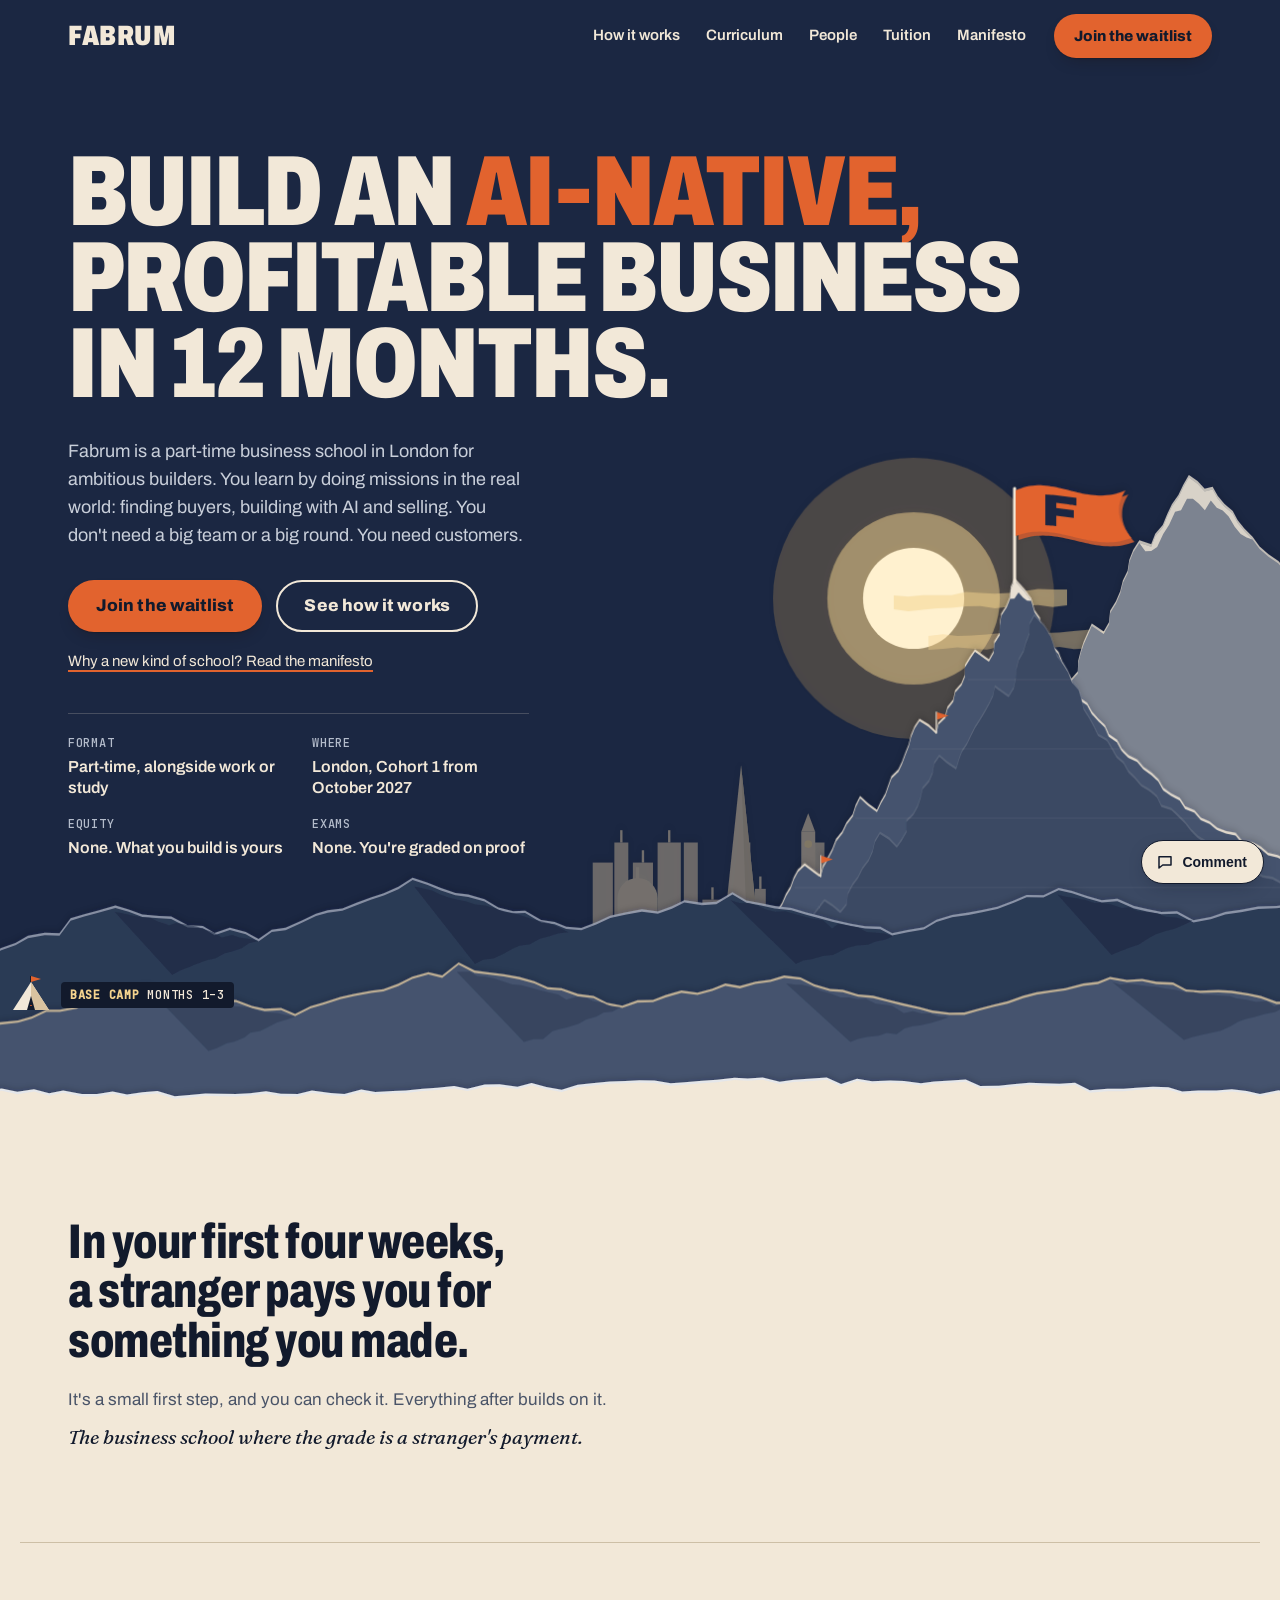
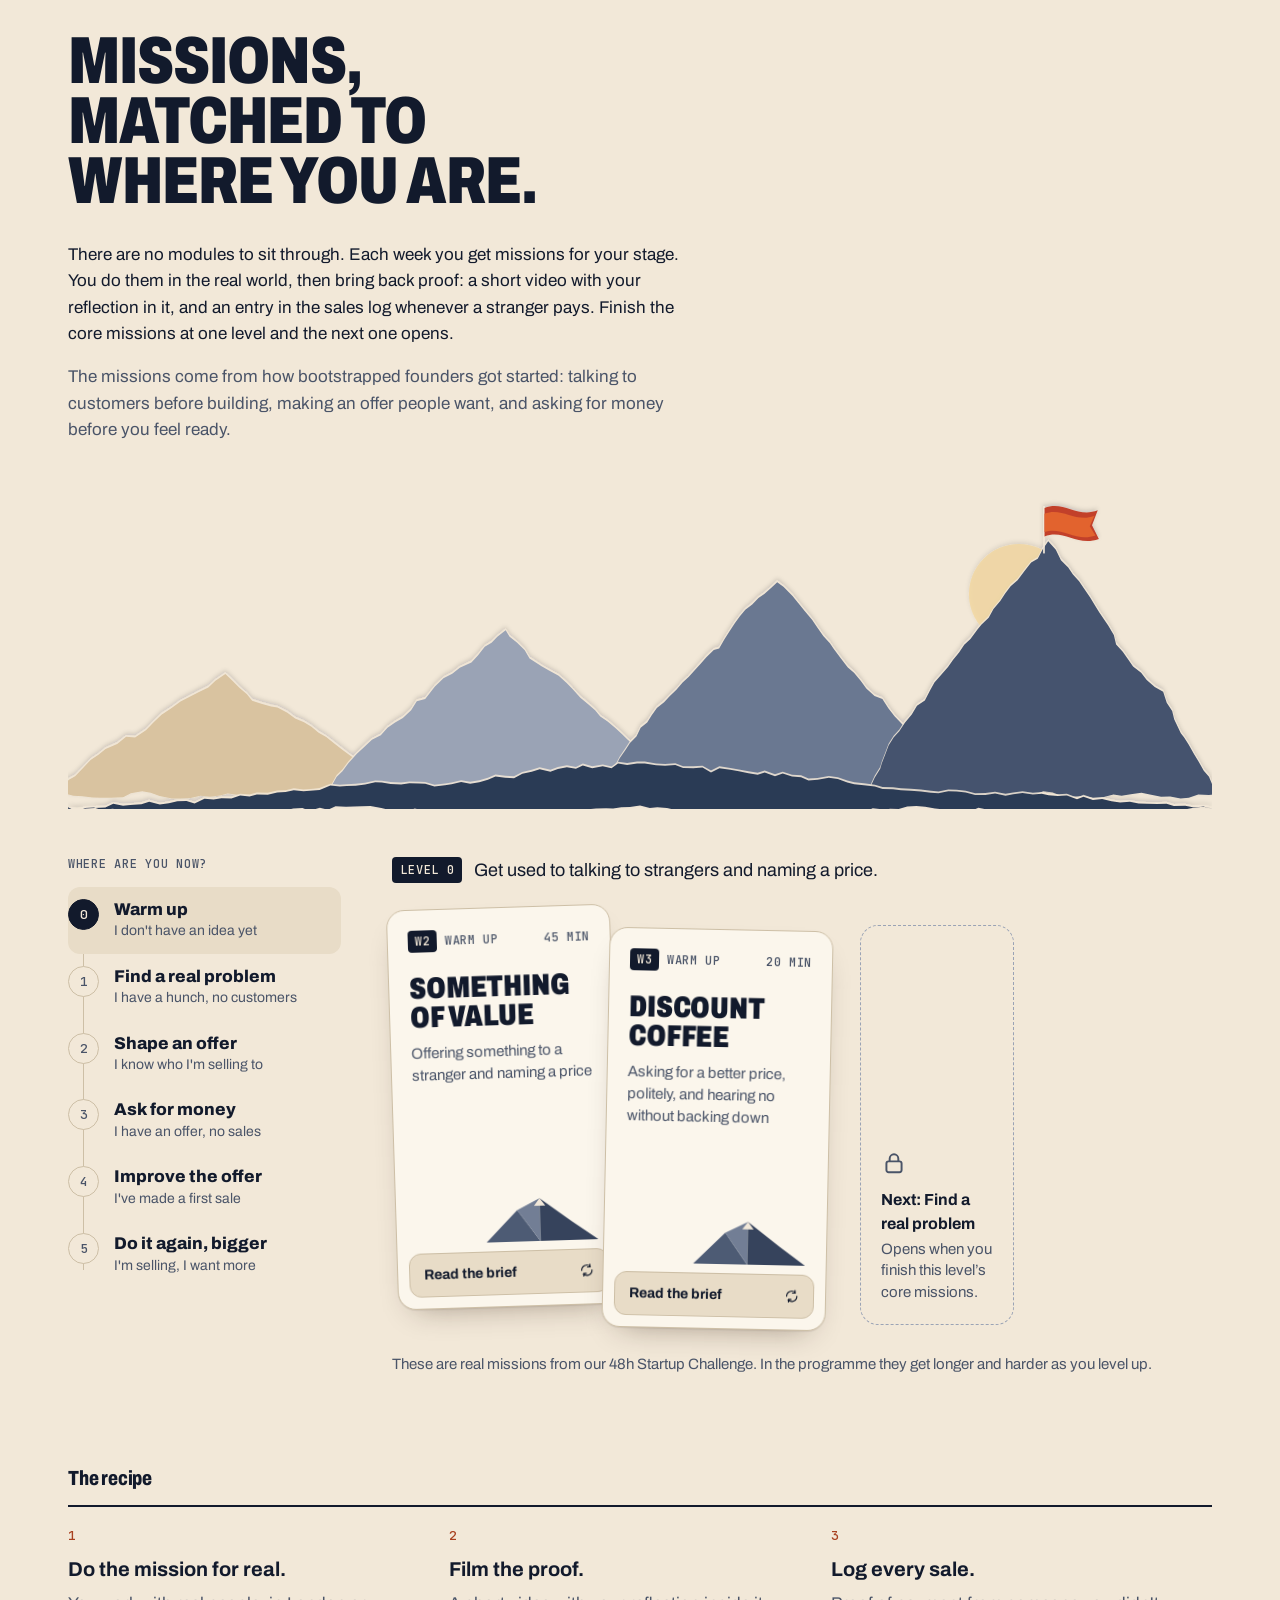
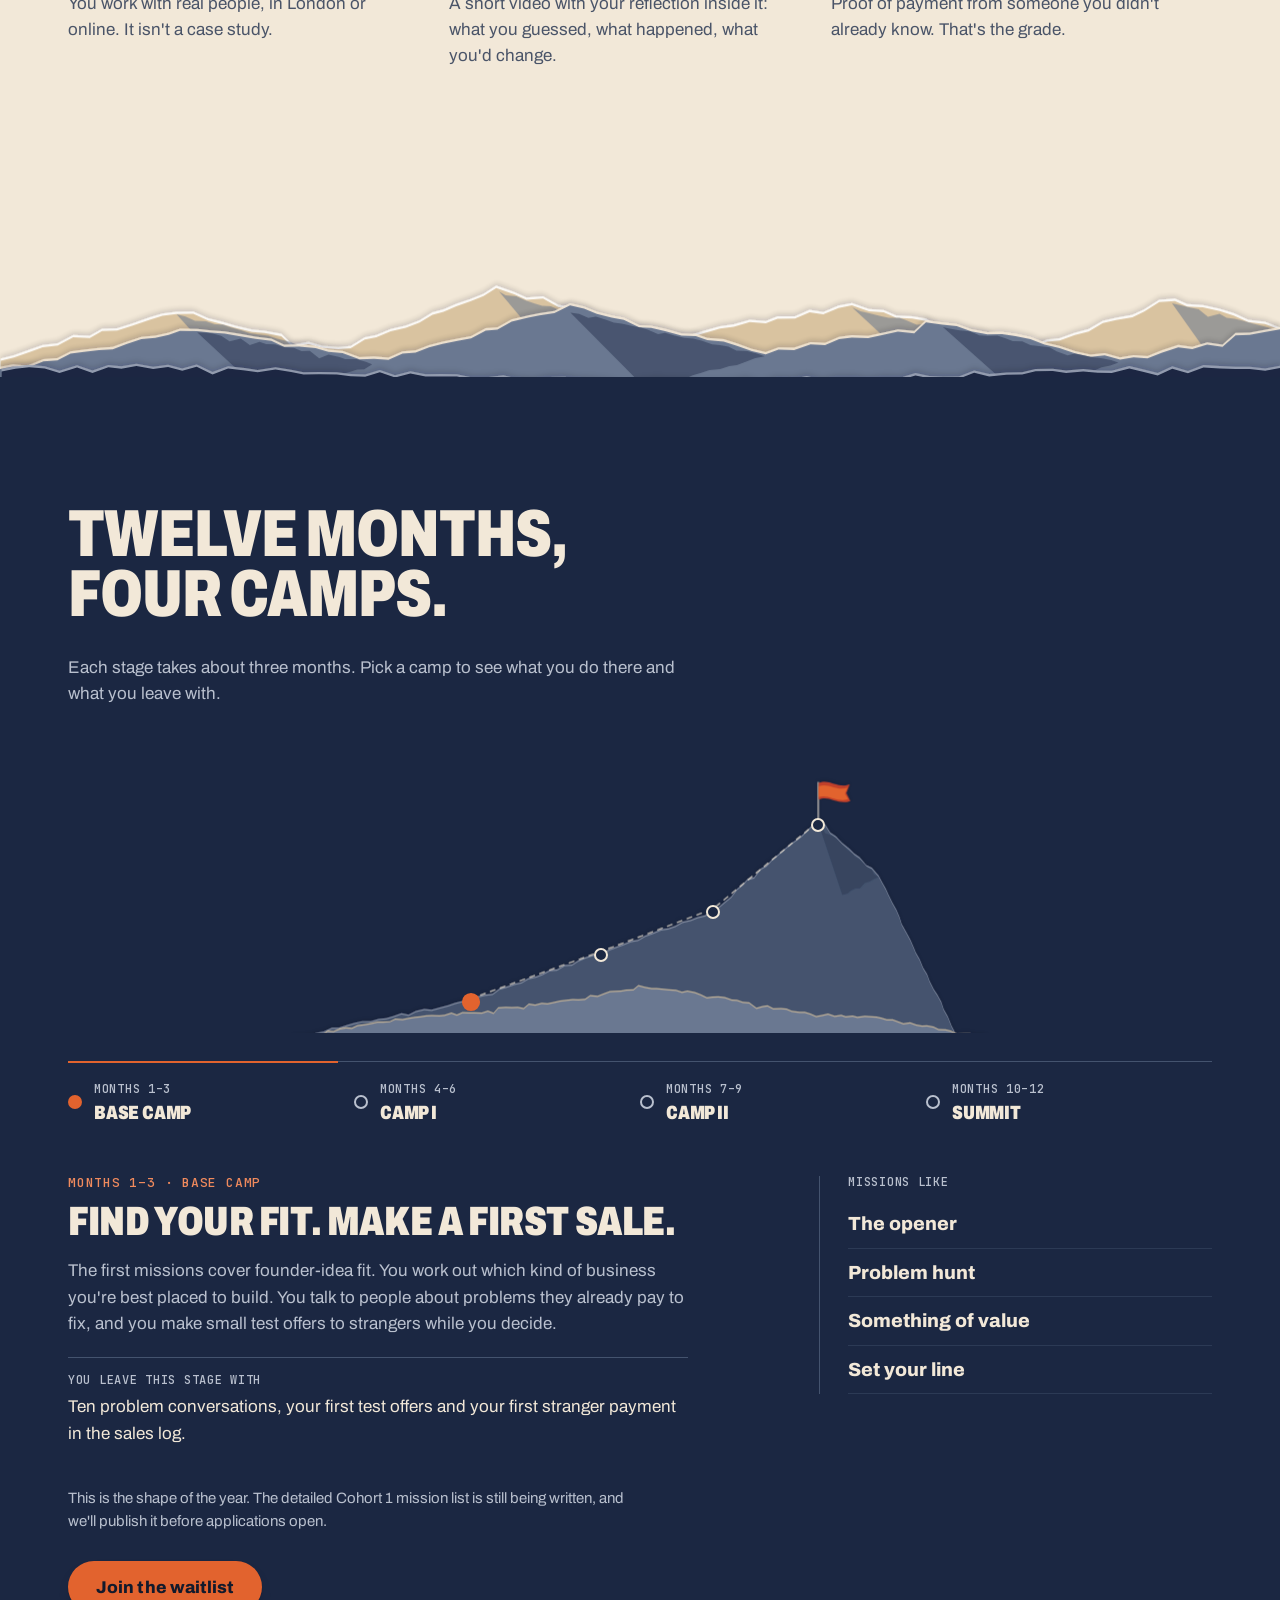
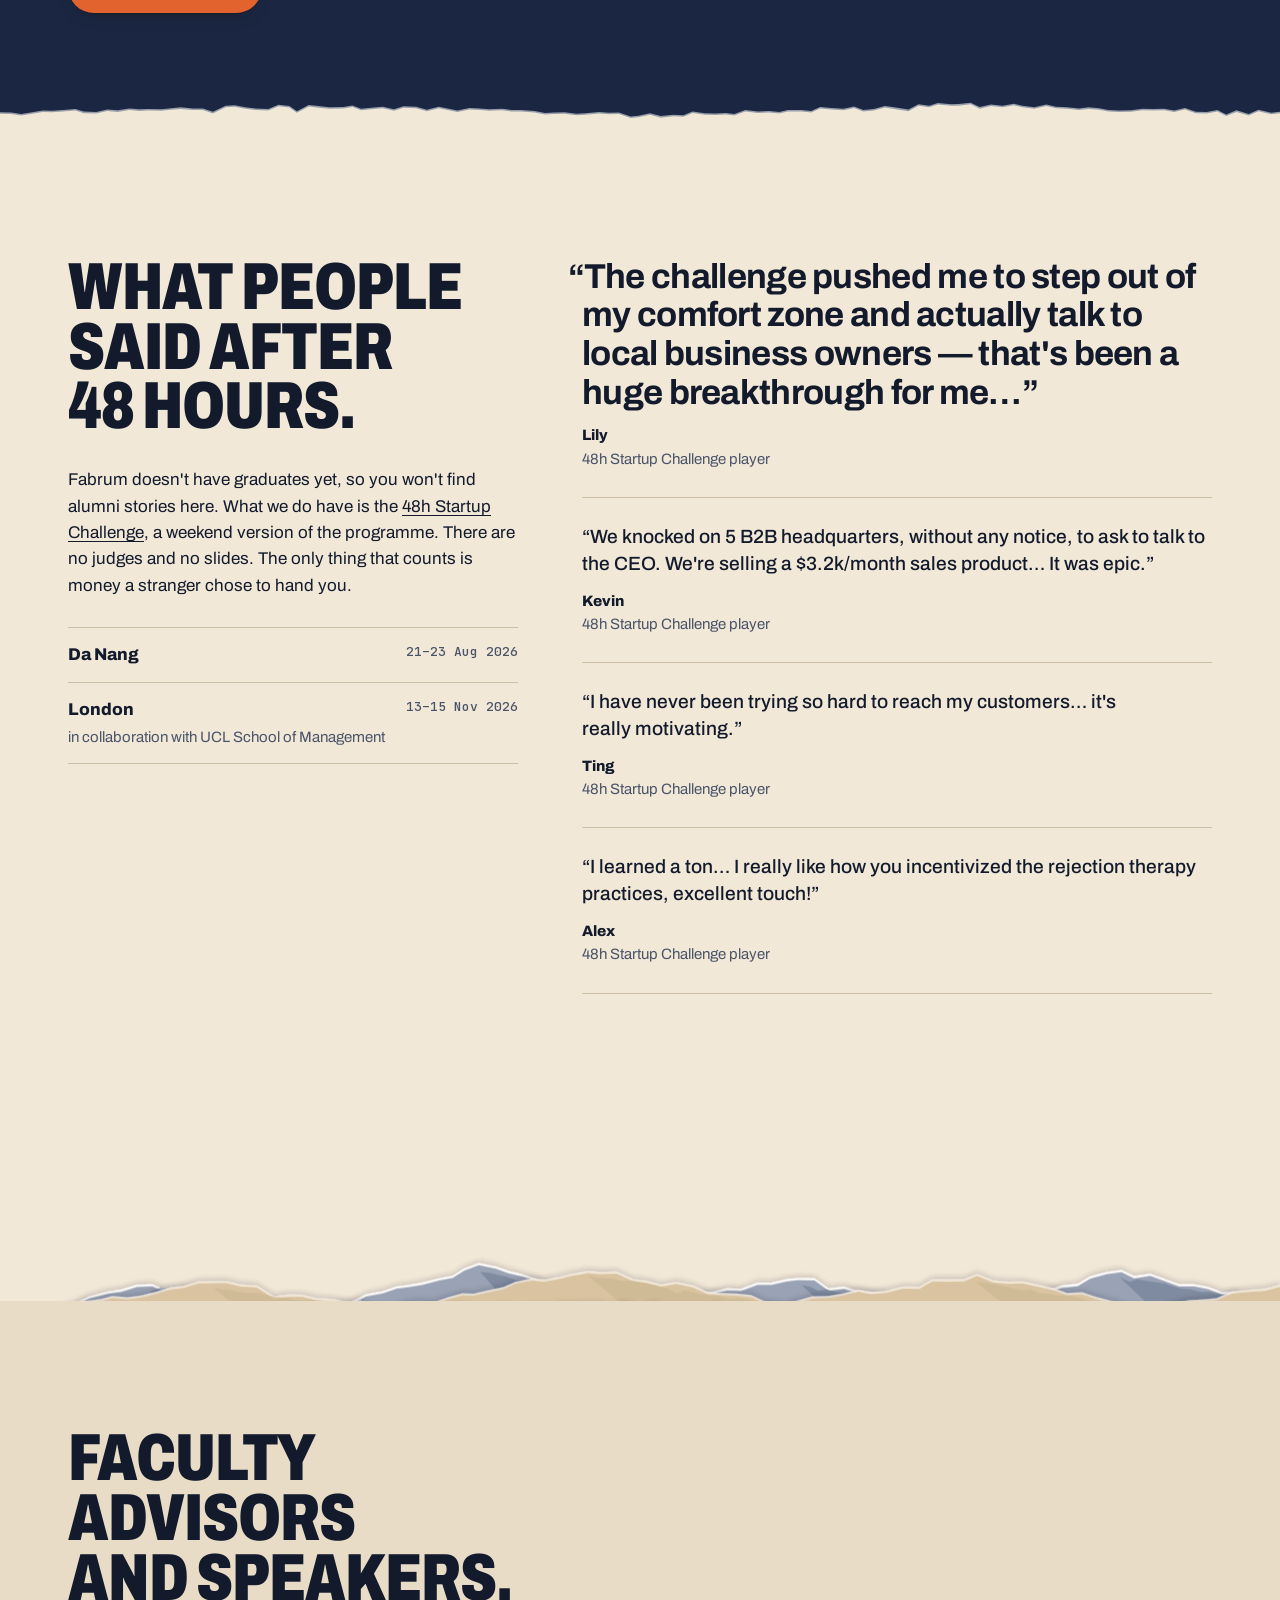
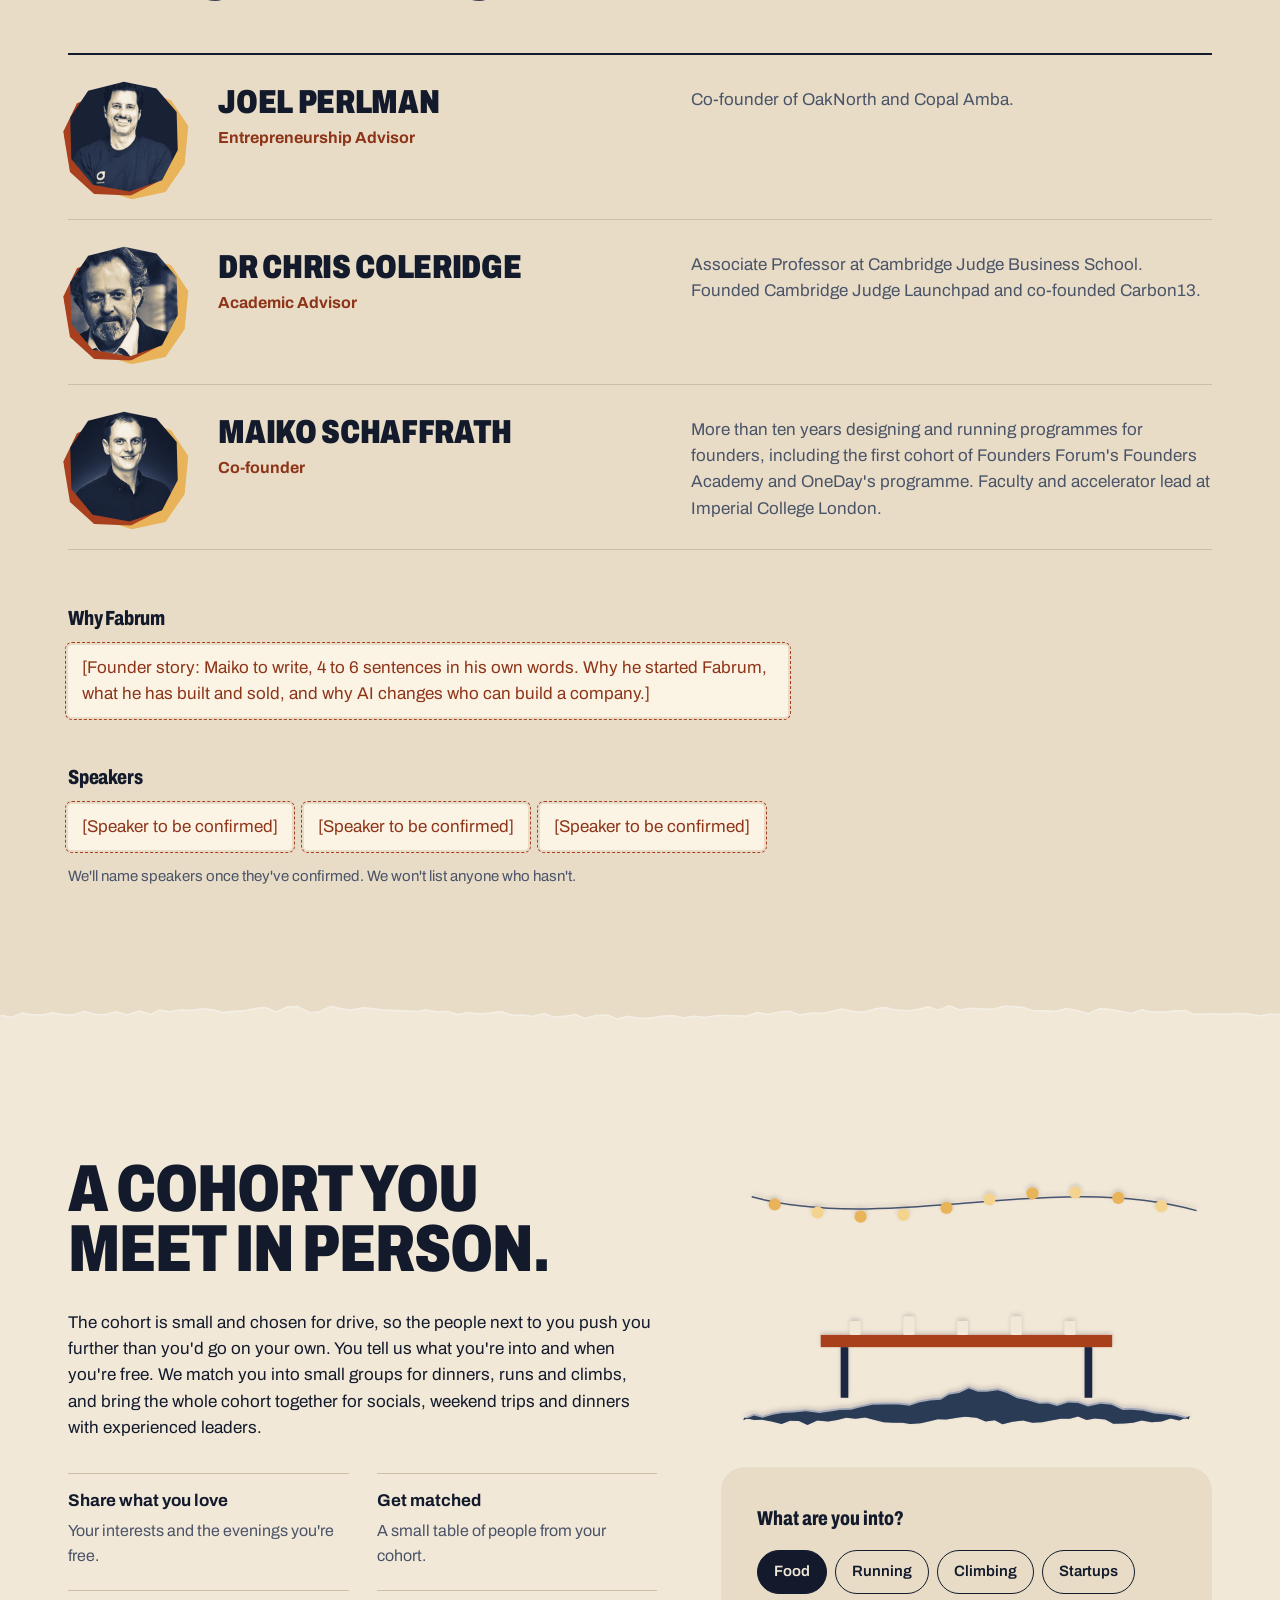
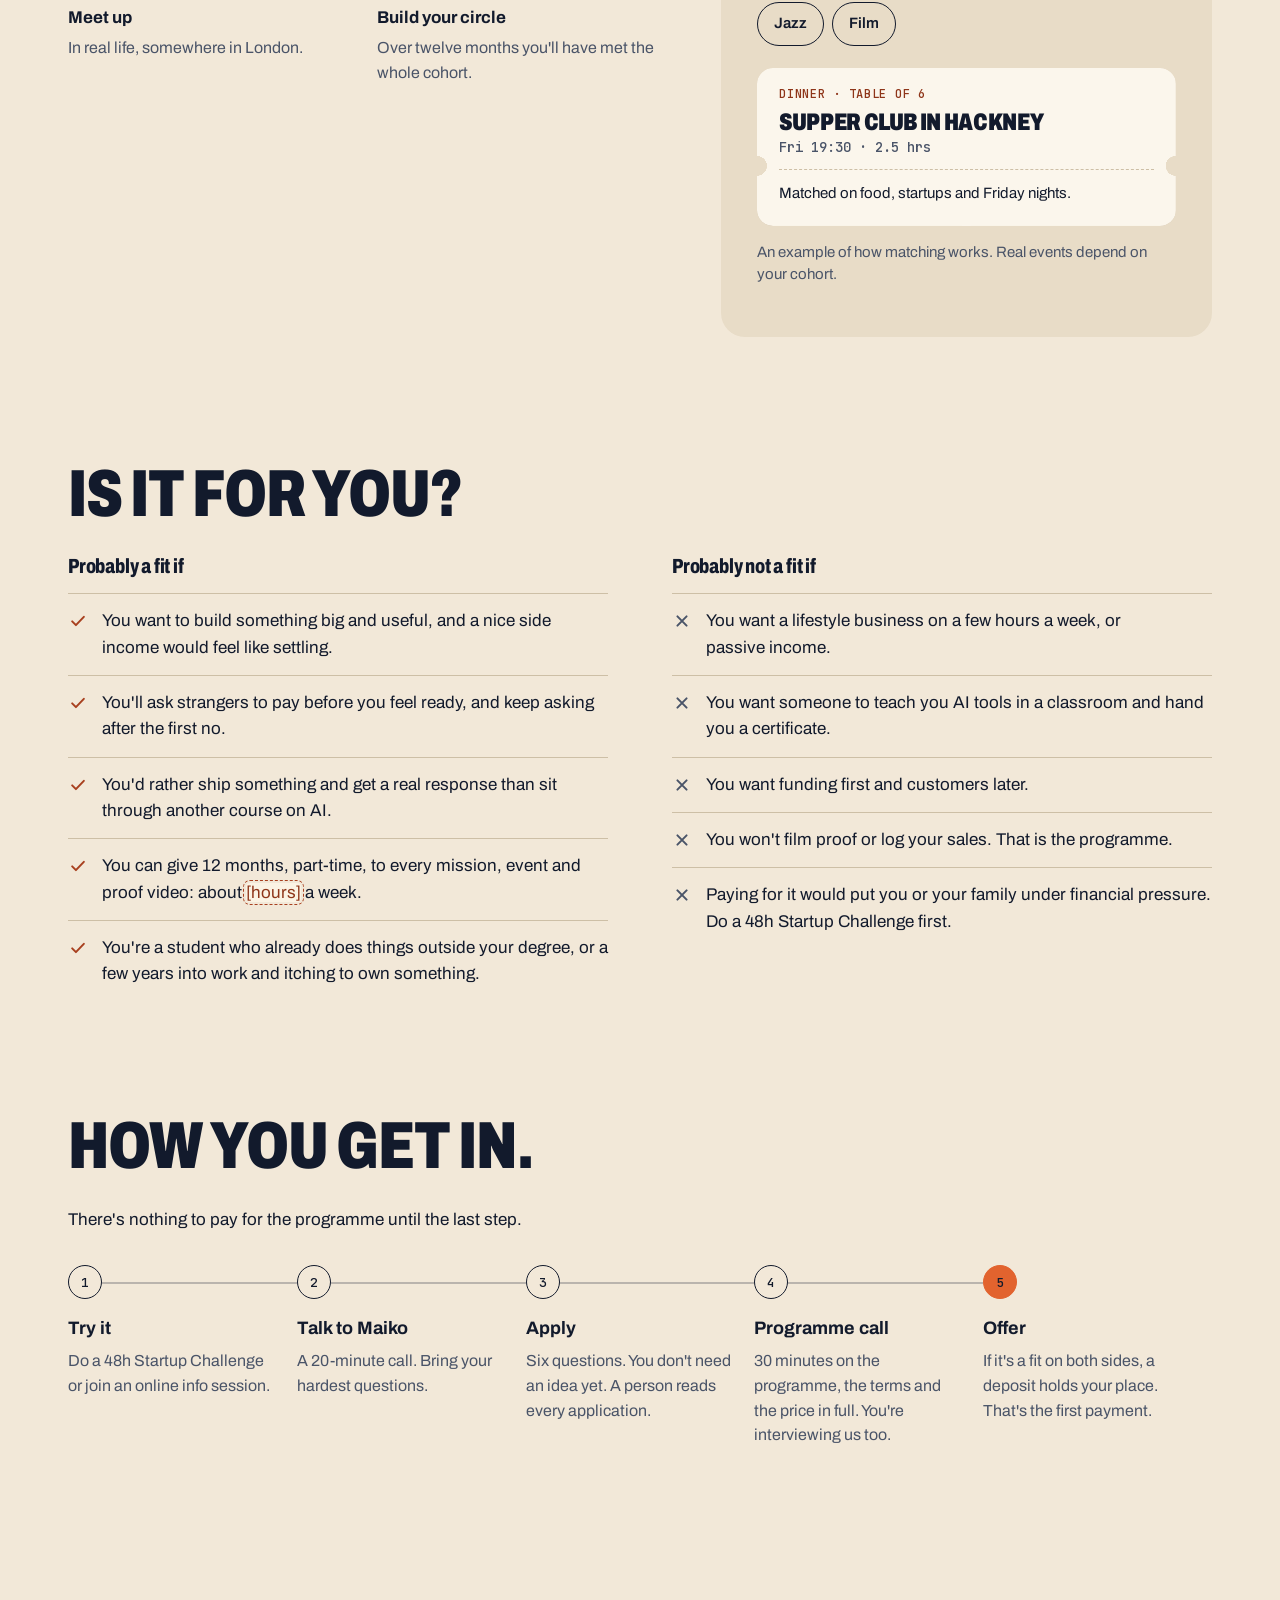
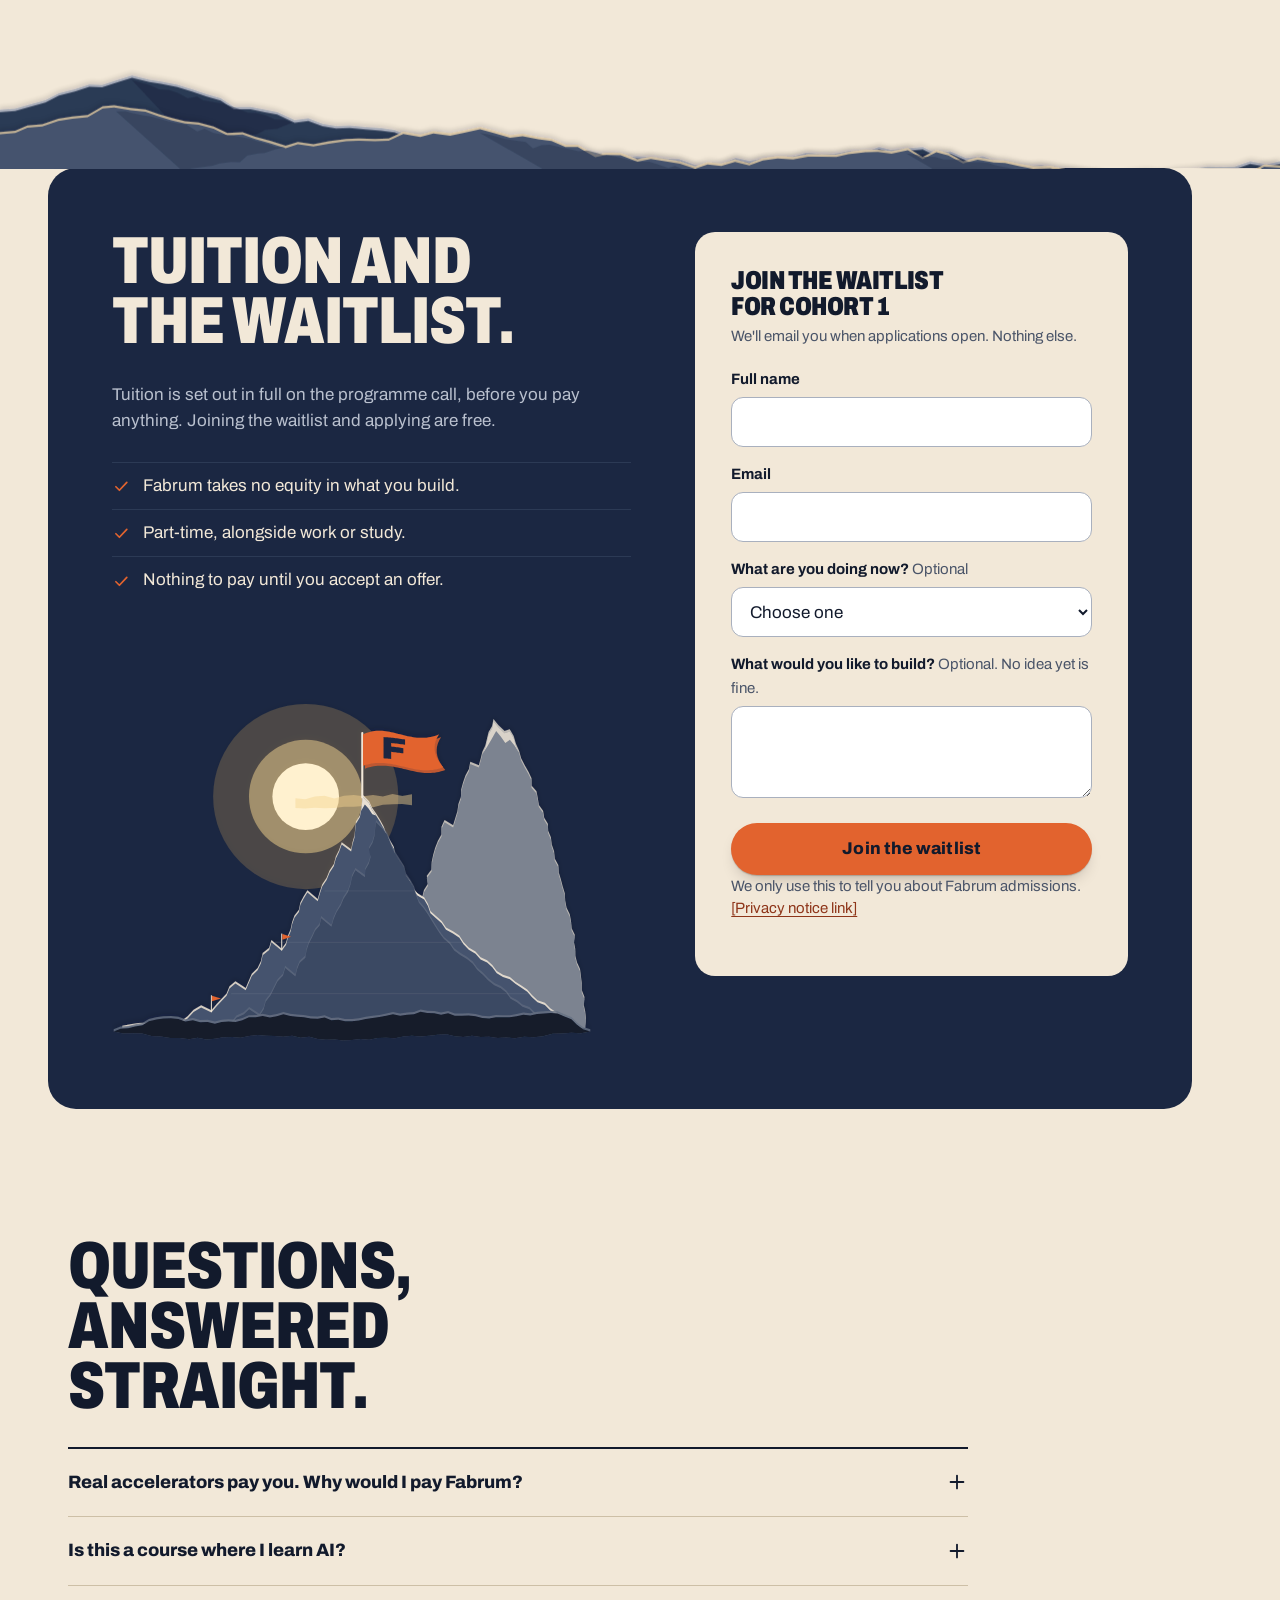
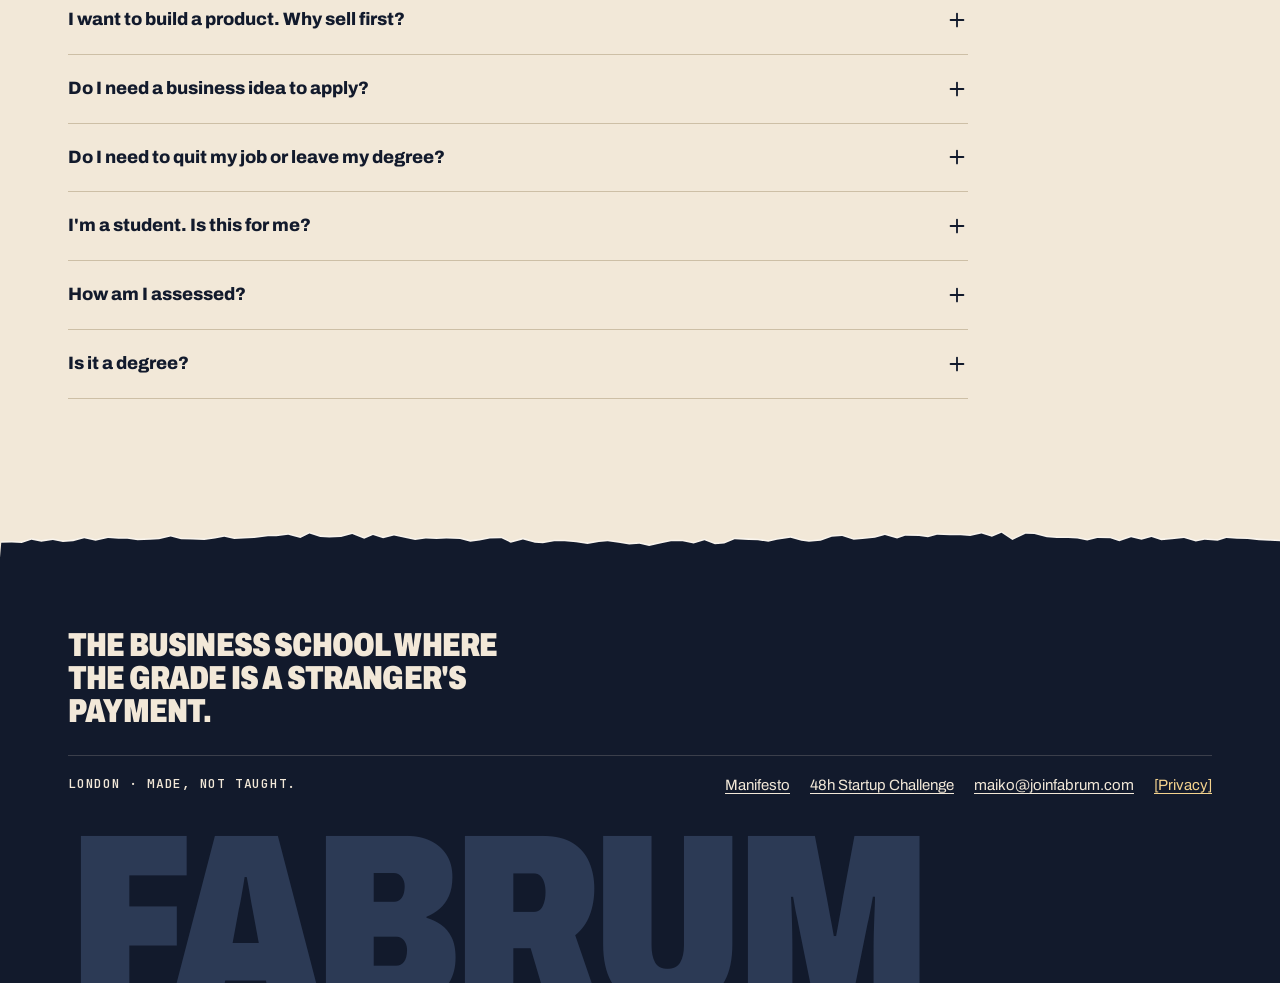
<file: v3/index.html>
<!DOCTYPE html>
<html lang="en-GB" data-theme="v3" data-review-page="v3 home">
<head>
<meta charset="utf-8">
<meta name="viewport" content="width=device-width, initial-scale=1">
<meta name="robots" content="noindex,nofollow">
<title>Fabrum · Build an AI-native, profitable business in 12 months</title>
<meta name="description" content="A part-time business school in London for ambitious builders. Real-world missions, matched to your stage. No exams, no equity taken. Join the waitlist for Cohort 1.">
<meta name="theme-color" content="#1B2742">
<link rel="icon" href="data:image/svg+xml,%3Csvg xmlns=%22http://www.w3.org/2000/svg%22 viewBox=%220 0 32 32%22%3E%3Crect width=%2232%22 height=%2232%22 rx=%226%22 fill=%22%231B2742%22/%3E%3Cpolygon points=%224,27 16,6 28,27%22 fill=%22%23E2632E%22/%3E%3Cpolygon points=%2216,6 28,27 16,27%22 fill=%22%23A8401F%22/%3E%3C/svg%3E">
<link rel="preload" href="assets/fonts/archivo-wdth-latin.woff2" as="font" type="font/woff2" crossorigin>
<link rel="stylesheet" href="assets/fonts.css">
<link rel="stylesheet" href="assets/styles.css">
<link rel="stylesheet" href="assets/theme-v3.css">
<script src="assets/config.js"></script>
<script src="assets/illustrations/manifest.js"></script>
<script defer src="assets/app.js"></script>
<script defer src="assets/review.js"></script>
</head>
<body>
<a class="skip" href="#main">Skip to content</a>

<svg width="0" height="0" style="position:absolute" aria-hidden="true" focusable="false">
  <defs>
    <filter id="paper" x="-10%" y="-10%" width="120%" height="130%">
      <feDropShadow dx="0" dy="-3" stdDeviation="3" flood-color="#121A2C" flood-opacity=".16"/>
    </filter>
    <filter id="paper-soft" x="-10%" y="-10%" width="120%" height="130%">
      <feDropShadow dx="0" dy="2" stdDeviation="2" flood-color="#121A2C" flood-opacity=".14"/>
    </filter>
  </defs>
  <symbol id="i-turn" viewBox="0 0 24 24"><path d="M4 12a8 8 0 0 1 13.7-5.6M20 12a8 8 0 0 1-13.7 5.6M17 3v4h-4M7 21v-4h4" fill="none" stroke="currentColor" stroke-width="1.8" stroke-linecap="round" stroke-linejoin="round"/></symbol>
  <symbol id="i-lock" viewBox="0 0 24 24"><rect x="5" y="10.5" width="14" height="10" rx="2" fill="none" stroke="currentColor" stroke-width="1.8"/><path d="M8 10.5V8a4 4 0 0 1 8 0v2.5" fill="none" stroke="currentColor" stroke-width="1.8"/></symbol>
  <symbol id="i-flag" viewBox="0 0 24 24"><path d="M6 21V3" stroke="currentColor" stroke-width="1.8" stroke-linecap="round"/><path d="M6 4h11l-3 4 3 4H6" fill="#E2632E"/></symbol>
  <symbol id="i-check" viewBox="0 0 24 24"><path d="M5 12.5l4.5 4.5L19 7" fill="none" stroke="currentColor" stroke-width="2.2" stroke-linecap="round" stroke-linejoin="round"/></symbol>
  <symbol id="i-cross" viewBox="0 0 24 24"><path d="M6.5 6.5l11 11M17.5 6.5l-11 11" fill="none" stroke="currentColor" stroke-width="2.2" stroke-linecap="round"/></symbol>
  <symbol id="i-arrow" viewBox="0 0 24 24"><path d="M4 12h15M13 6l6 6-6 6" fill="none" stroke="currentColor" stroke-width="2" stroke-linecap="round" stroke-linejoin="round"/></symbol>
  <symbol id="i-plus" viewBox="0 0 24 24"><path d="M12 5v14M5 12h14" fill="none" stroke="currentColor" stroke-width="2" stroke-linecap="round"/></symbol>
  <!-- small papercut art for mission cards: one family per track letter -->
  <symbol id="art-w" viewBox="0 0 120 60"><polygon points="0,60 34,26 58,60" fill="#44536E"/><polygon points="34,26 58,14 58,60" fill="#6B7891"/><polygon points="58,14 92,40 120,60 58,60" fill="#2C3A55"/><polygon points="58,14 52,22 64,22" fill="#F2E8D8"/></symbol>
  <symbol id="art-c" viewBox="0 0 120 60"><circle cx="38" cy="30" r="14" fill="#6B7891"/><polygon points="24,30 38,16 38,44" fill="#44536E"/><circle cx="82" cy="30" r="14" fill="#2C3A55"/><polygon points="82,16 96,30 82,44" fill="#1B2742"/><polygon points="54,24 66,24 66,36 60,32 54,36" fill="#E8DCC7"/></symbol>
  <symbol id="art-s" viewBox="0 0 120 60"><polygon points="20,46 60,10 100,46" fill="#6B7891"/><polygon points="60,10 100,46 60,46" fill="#2C3A55"/><rect x="20" y="46" width="80" height="8" fill="#1B2742"/><circle cx="60" cy="32" r="7" fill="#E2632E"/></symbol>
  <symbol id="art-b" viewBox="0 0 120 60"><rect x="22" y="10" width="76" height="44" rx="3" fill="#E8DCC7"/><rect x="22" y="10" width="76" height="9" fill="#44536E"/><rect x="30" y="26" width="34" height="5" fill="#2C3A55"/><rect x="30" y="35" width="24" height="5" fill="#6B7891"/><rect x="72" y="26" width="18" height="18" fill="#1B2742"/></symbol>
  <symbol id="art-j" viewBox="0 0 120 60"><polygon points="0,60 40,38 80,60" fill="#44536E"/><polygon points="40,38 120,22 120,60 80,60" fill="#2C3A55"/><line x1="10" y1="30" x2="110" y2="30" stroke="#121A2C" stroke-width="1.5" stroke-dasharray="4 4"/></symbol>
  <symbol id="art-d" viewBox="0 0 120 60"><rect x="18" y="14" width="24" height="30" fill="#6B7891"/><rect x="48" y="14" width="24" height="30" fill="#44536E"/><rect x="78" y="14" width="24" height="30" fill="#2C3A55"/><rect x="18" y="14" width="24" height="7" fill="#1B2742"/><rect x="48" y="14" width="24" height="7" fill="#1B2742"/><rect x="78" y="14" width="24" height="7" fill="#1B2742"/></symbol>
  <symbol id="art-p" viewBox="0 0 120 60"><polygon points="24,52 24,24 60,8 96,24 96,52" fill="#6B7891"/><polygon points="60,8 96,24 96,52 60,52" fill="#2C3A55"/><rect x="48" y="30" width="24" height="22" fill="#1B2742"/></symbol>
  <symbol id="art-f" viewBox="0 0 120 60"><path d="M30 44V18a8 8 0 0 1 16 0v22a5 5 0 0 1-10 0V20" fill="none" stroke="#2C3A55" stroke-width="3" stroke-linecap="round"/><polygon points="60,50 84,14 108,50" fill="#6B7891"/><polygon points="84,14 108,50 84,50" fill="#2C3A55"/></symbol>
</svg>

<header class="site-head" data-head>
  <div class="wrap head-row">
    <a class="wordmark" href="#top" aria-label="Fabrum, back to top">FABRUM</a>
    <nav aria-label="Main" class="nav">
      <a href="#how">How it works</a>
      <a href="#curriculum">Curriculum</a>
      <a href="#people">People</a>
      <a href="#tuition">Tuition</a>
      <a href="manifesto.html">Manifesto</a>
    </nav>
    <a class="btn btn--accent btn--sm" href="#waitlist">Join the waitlist</a>
  </div>
</header>

<main id="main">

<!-- HERO -->
<section class="hero" id="top" aria-labelledby="hero-h">
  <div class="wrap hero-head">
      <h1 id="hero-h" class="display"><span class="ln">Build an <span class="hl">AI&#8209;native,</span></span> <span class="ln">profitable business</span> <span class="ln">in 12&nbsp;months.</span></h1>
  </div>
  <div class="wrap hero-grid">
    <div class="hero-copy">
      <p class="lede">Fabrum is a part-time business school in London for ambitious builders. You learn by doing missions in the real world: finding buyers, building with AI and selling. You don't need a big team or a big round. You need customers.</p>
      <div class="cta-row">
        <a class="btn btn--accent" href="#waitlist">Join the waitlist</a>
        <a class="btn btn--ghost" href="#how">See how it works</a>
      </div>
      <p class="hero-manifesto"><a href="manifesto.html">Why a new kind of school? Read the manifesto</a></p>
      <dl class="facts">
        <div><dt>Format</dt><dd>Part-time, alongside work or study</dd></div>
        <div><dt>Where</dt><dd>London, Cohort 1 from October 2027</dd></div>
        <div><dt>Equity</dt><dd>None. What you build is yours</dd></div>
        <div><dt>Exams</dt><dd>None. You're graded on proof</dd></div>
      </dl>
    </div>
    <!-- Hero art slot. Takes Didi's hero-layer-*.webp stack (parallax) or hero-v2.webp
         via sync-illustrations.sh; until then it shows the papercut mountain below
         (B4 'next peak': revenue-chart climb, grey next mountain, Fabrum F flag). -->
    <figure class="illo illo--hero" data-illo="hero" aria-hidden="true">
<div class="hero-stack" data-hero-stack><svg class="hsheet hsheet--back" data-speed="0.18" viewBox="0 0 720 560" preserveAspectRatio="xMidYMax meet" aria-hidden="true" focusable="false"><g class="hsheet-in" filter="url(#paper)"><circle cx="350" cy="168" r="142.0" fill="#E9B35A" fill-opacity=".22"/><circle cx="350" cy="168" r="87.1" fill="#F4D38E" fill-opacity=".5"/><circle cx="350" cy="168" r="51.1" fill="#FFF1CF"/><polygon points="330.0,165.0 344.6,166.3 359.2,164.8 373.8,164.7 388.4,164.8 402.9,161.4 417.5,162.6 432.1,163.3 446.7,162.6 461.3,160.8 475.8,158.5 490.4,159.1 505.0,159.0 505.0,175.0 490.5,176.8 475.8,174.8 461.2,175.4 446.7,176.4 432.1,177.9 417.5,175.7 402.9,176.0 388.3,177.6 373.7,178.0 359.2,179.5 344.6,180.9 330.0,179.0" fill="#F4D38E" fill-opacity="0.5"/><polygon points="365.0,206.0 379.6,204.2 394.4,206.1 409.1,205.5 423.7,204.4 438.4,202.9 453.2,205.0 467.8,204.7 482.5,203.1 497.2,202.6 511.8,201.1 526.5,199.7 541.2,200.9 555.9,201.5 570.6,198.9 585.3,201.7 600.0,200.0 600.0,216.0 585.3,214.2 570.7,218.1 556.0,218.8 541.2,214.8 526.6,218.6 511.9,219.2 497.2,217.1 482.5,218.7 467.8,216.5 453.1,219.7 438.4,216.7 423.8,219.8 409.1,218.8 394.3,217.6 379.7,218.9 365.0,220.0" fill="#F4D38E" fill-opacity="0.4"/></g></svg><svg class="hsheet hsheet--far" data-speed="0.11" viewBox="0 0 720 560" preserveAspectRatio="xMidYMax meet" aria-hidden="true" focusable="false"><g class="hsheet-in" filter="url(#paper)"><g opacity="0.45" transform="translate(-309.4,219.6) scale(0.78)"><rect x="430" y="276" width="26" height="144" fill="#D9C3A0" fill-opacity=".9"/><rect x="458" y="250" width="18" height="170" fill="#D9C3A0" fill-opacity=".9"/><rect x="465.5" y="234" width="3" height="16" fill="#D9C3A0"/><rect x="482" y="276" width="26" height="144" fill="#D9C3A0" fill-opacity=".9"/><rect x="493.5" y="260" width="3" height="16" fill="#D9C3A0"/><rect x="514" y="250" width="30" height="170" fill="#D9C3A0" fill-opacity=".9"/><rect x="527.5" y="234" width="3" height="16" fill="#D9C3A0"/><rect x="548" y="250" width="18" height="170" fill="#D9C3A0" fill-opacity=".9"/><rect x="572" y="324" width="26" height="96" fill="#D9C3A0" fill-opacity=".9"/><rect x="583.5" y="308" width="3" height="16" fill="#D9C3A0"/><rect x="600" y="324" width="14" height="96" fill="#D9C3A0" fill-opacity=".9"/><rect x="620" y="250" width="14" height="170" fill="#D9C3A0" fill-opacity=".9"/><rect x="640" y="310" width="14" height="110" fill="#D9C3A0" fill-opacity=".9"/><rect x="645.5" y="294" width="3" height="16" fill="#D9C3A0"/><rect x="656" y="340" width="26" height="80" fill="#D9C3A0" fill-opacity=".9"/><rect x="684" y="310" width="26" height="110" fill="#D9C3A0" fill-opacity=".9"/><rect x="712" y="250" width="18" height="170" fill="#D9C3A0" fill-opacity=".9"/><rect x="734" y="292" width="14" height="128" fill="#D9C3A0" fill-opacity=".9"/><rect x="750" y="324" width="14" height="96" fill="#D9C3A0" fill-opacity=".9"/><polygon points="598,380 622,150 646,380" fill="#D9C3A0"/><polygon points="622,150 646,380 630,380" fill="#C9B48E"/><path d="M462,380 L462,322 A26,26 0 0 1 514,322 L514,380 Z" fill="#D9C3A0"/><rect x="486" y="282" width="4" height="16" fill="#D9C3A0"/><rect x="700" y="236" width="18" height="150" fill="#D9C3A0"/><polygon points="700,236 709,212 718,236" fill="#D9C3A0"/><circle cx="709" cy="252" r="5" fill="#F4D38E"/></g><polygon points="0.0,545.4 9.3,543.4 18.8,543.8 28.1,542.2 37.5,542.4 46.9,541.6 56.1,538.2 65.4,537.1 75.1,539.9 84.3,536.5 93.6,535.5 103.3,537.9 112.5,534.8 122.0,535.5 131.2,533.0 140.7,532.9 150.0,531.4 158.9,528.1 168.4,528.3 177.8,527.5 186.7,524.2 196.0,523.3 205.1,521.1 213.8,516.7 223.6,517.8 232.6,515.3 241.5,512.2 250.4,509.2 260.0,509.4 269.5,508.8 278.2,504.9 287.5,503.8 296.8,502.3 305.7,499.4 315.0,498.1 323.5,493.7 333.0,493.2 341.8,489.5 351.4,489.4 360.0,485.4 369.3,485.2 377.7,480.1 386.7,478.4 395.8,477.0 405.4,478.4 413.9,474.3 423.1,473.3 431.8,470.1 441.0,469.2 450.0,467.4 459.1,465.4 468.2,463.8 477.6,463.3 486.7,461.8 496.1,461.7 505.1,459.2 514.5,458.8 523.6,456.9 532.8,456.0 541.8,453.1 550.6,449.4 560.0,449.4 569.5,450.3 579.0,450.0 588.4,449.1 597.7,446.9 607.1,446.8 616.4,443.9 626.0,445.9 635.3,444.1 644.6,442.1 654.0,440.4 663.6,443.2 673.1,443.1 682.2,438.4 691.9,440.8 701.1,438.4 710.5,436.6 720.0,437.4 729.0,436.2 738.2,438.0 747.2,438.2 756.2,434.3 765.3,436.6 774.3,433.8 783.5,436.5 792.5,434.5 801.6,436.7 810.7,436.8 819.7,434.5 828.9,436.4 837.8,433.1 846.9,431.8 856.0,433.8 865.0,431.1 874.1,431.5 883.2,432.2 892.3,432.8 901.3,430.6 910.3,429.8 919.5,433.2 928.5,430.4 937.7,433.0 946.7,432.5 955.7,429.9 964.8,430.0 973.9,430.0 983.0,430.3 992.0,429.8 1001.1,429.4 1010.1,429.4 1019.3,430.5 1028.3,428.4 1037.3,427.8 1046.4,428.8 1055.4,426.4 1064.5,426.4 1073.7,429.1 1082.7,426.8 1091.7,426.7 1100.7,424.1 1109.9,425.6 1118.9,426.0 1127.9,423.3 1137.1,425.6 1146.2,425.4 1155.1,422.7 1164.3,424.9 1173.3,423.9 1182.4,424.6 1191.4,422.9 1200.6,424.2 1209.6,424.0 1218.6,420.6 1227.7,420.5 1236.8,423.0 1245.9,424.0 1254.9,420.6 1264.0,421.2 1273.1,421.5 1282.1,420.1 1291.2,420.0 1300.2,419.5 1309.3,419.5 1318.4,420.2 1327.4,418.7 1336.5,418.7 1345.6,420.2 1354.6,416.7 1363.7,418.8 1372.8,419.2 1381.8,417.1 1390.9,416.4 1400.0,417.4 1400.0,600.0 0.0,600.0" fill="#8D929B" fill-opacity="0.85"/><polygon points="0.0,548.0 9.3,546.0 18.8,546.4 28.1,544.8 37.5,545.0 46.9,544.2 56.1,540.8 65.4,539.7 75.1,542.5 84.3,539.1 93.6,538.1 103.3,540.5 112.5,537.4 122.0,538.1 131.2,535.6 140.7,535.5 150.0,534.0 158.9,530.7 168.4,530.9 177.8,530.1 186.7,526.8 196.0,525.9 205.1,523.7 213.8,519.3 223.6,520.4 232.6,517.9 241.5,514.8 250.4,511.8 260.0,512.0 269.5,511.4 278.2,507.5 287.5,506.4 296.8,504.9 305.7,502.0 315.0,500.7 323.5,496.3 333.0,495.8 341.8,492.1 351.4,492.0 360.0,488.0 369.3,487.8 377.7,482.7 386.7,481.0 395.8,479.6 405.4,481.0 413.9,476.9 423.1,475.9 431.8,472.7 441.0,471.8 450.0,470.0 459.1,468.0 468.2,466.4 477.6,465.9 486.7,464.4 496.1,464.3 505.1,461.8 514.5,461.4 523.6,459.5 532.8,458.6 541.8,455.7 550.6,452.0 560.0,452.0 569.5,452.9 579.0,452.6 588.4,451.7 597.7,449.5 607.1,449.4 616.4,446.5 626.0,448.5 635.3,446.7 644.6,444.7 654.0,443.0 663.6,445.8 673.1,445.7 682.2,441.0 691.9,443.4 701.1,441.0 710.5,439.2 720.0,440.0 729.0,438.8 738.2,440.6 747.2,440.8 756.2,436.9 765.3,439.2 774.3,436.4 783.5,439.1 792.5,437.1 801.6,439.3 810.7,439.4 819.7,437.1 828.9,439.0 837.8,435.7 846.9,434.4 856.0,436.4 865.0,433.7 874.1,434.1 883.2,434.8 892.3,435.4 901.3,433.2 910.3,432.4 919.5,435.8 928.5,433.0 937.7,435.6 946.7,435.1 955.7,432.5 964.8,432.6 973.9,432.6 983.0,432.9 992.0,432.4 1001.1,432.0 1010.1,432.0 1019.3,433.1 1028.3,431.0 1037.3,430.4 1046.4,431.4 1055.4,429.0 1064.5,429.0 1073.7,431.7 1082.7,429.4 1091.7,429.3 1100.7,426.7 1109.9,428.2 1118.9,428.6 1127.9,425.9 1137.1,428.2 1146.2,428.0 1155.1,425.3 1164.3,427.5 1173.3,426.5 1182.4,427.2 1191.4,425.5 1200.6,426.8 1209.6,426.6 1218.6,423.2 1227.7,423.1 1236.8,425.6 1245.9,426.6 1254.9,423.2 1264.0,423.8 1273.1,424.1 1282.1,422.7 1291.2,422.6 1300.2,422.1 1309.3,422.1 1318.4,422.8 1327.4,421.3 1336.5,421.3 1345.6,422.8 1354.6,419.3 1363.7,421.4 1372.8,421.8 1381.8,419.7 1390.9,419.0 1400.0,420.0 1400.0,600.0 0.0,600.0" fill="#677183"/><polygon points="398.0,467.4 401.4,456.8 404.8,446.2 411.5,437.0 412.9,425.5 419.4,416.2 422.9,405.6 425.6,394.8 432.0,385.4 445.0,395.4 448.5,385.6 449.7,375.0 455.2,365.9 456.9,355.4 460.5,345.7 465.6,336.5 471.1,327.4 471.2,316.3 475.1,306.7 480.0,297.4 492.0,307.4 495.8,298.1 500.5,289.1 501.9,279.0 504.2,269.2 510.2,260.7 508.8,249.7 515.9,241.5 516.3,231.1 518.7,221.3 521.8,211.8 525.9,202.6 530.0,193.4 542.0,201.4 547.5,191.8 548.5,180.4 554.4,170.9 558.7,160.8 561.4,150.0 566.2,140.2 567.9,129.0 571.9,118.8 578.0,109.4 590.0,113.4 594.1,102.7 601.7,93.8 606.0,83.2 610.9,72.9 617.5,63.6 622.4,53.3 628.0,43.4 636.7,49.6 644.0,57.4 652.0,55.4 657.2,64.7 664.0,72.8 672.3,79.8 677.3,89.2 684.0,97.4 692.3,105.9 699.4,115.6 708.4,123.4 718.4,130.2 726.0,139.4 732.4,148.1 743.3,151.4 750.3,159.3 757.1,167.4 767.2,171.8 774.0,179.9 783.5,184.8 790.0,193.4 797.9,200.7 806.1,207.7 815.2,213.5 822.6,221.4 832.9,225.7 840.1,233.9 848.9,240.1 857.4,246.7 866.3,252.8 873.5,260.9 881.7,268.0 891.6,272.7 900.0,279.4 908.4,285.0 918.7,287.2 925.8,294.9 934.7,299.6 942.6,306.0 951.8,310.1 961.9,312.6 970.5,317.9 978.5,324.1 988.9,326.0 996.6,332.9 1006.1,336.4 1015.0,341.1 1023.9,345.7 1030.9,353.8 1041.3,355.8 1049.8,361.2 1058.2,366.7 1065.7,373.8 1076.5,375.0 1084.3,381.6 1092.9,386.9 1100.8,393.3 1109.7,397.9 1118.4,403.0 1128.6,405.2 1137.1,410.7 1146.0,415.3 1153.4,422.6 1162.0,427.8 1172.8,429.0 1181.5,434.0 1190.2,439.1 1198.9,444.0 1207.1,450.0 1215.6,455.4 1225.2,458.8 1234.6,462.5 1242.3,469.2 1251.2,473.9 1259.5,479.7 1267.3,486.3 1276.7,490.0 1285.9,494.1 1294.4,499.4 1303.1,504.6 1313.4,506.6 1320.0,515.3 1329.1,519.7 1337.7,525.0 1346.6,529.5 1356.4,532.5 1365.2,537.4 1374.7,541.0 1382.1,548.3 1392.3,550.5 1400.0,557.4 1400.0,600.0 398.0,600.0" fill="#F2E8D8" fill-opacity="0.75"/><polygon points="398.0,470.0 401.4,459.4 404.8,448.8 411.5,439.6 412.9,428.1 419.4,418.8 422.9,408.2 425.6,397.4 432.0,388.0 445.0,398.0 448.5,388.2 449.7,377.6 455.2,368.5 456.9,358.0 460.5,348.3 465.6,339.1 471.1,330.0 471.2,318.9 475.1,309.3 480.0,300.0 492.0,310.0 495.8,300.7 500.5,291.7 501.9,281.6 504.2,271.8 510.2,263.3 508.8,252.3 515.9,244.1 516.3,233.7 518.7,223.9 521.8,214.4 525.9,205.2 530.0,196.0 542.0,204.0 547.5,194.4 548.5,183.0 554.4,173.5 558.7,163.4 561.4,152.6 566.2,142.8 567.9,131.6 571.9,121.4 578.0,112.0 590.0,116.0 594.1,105.3 601.7,96.4 606.0,85.8 610.9,75.5 617.5,66.2 622.4,55.9 628.0,46.0 636.7,52.2 644.0,60.0 652.0,58.0 657.2,67.3 664.0,75.4 672.3,82.4 677.3,91.8 684.0,100.0 692.3,108.5 699.4,118.2 708.4,126.0 718.4,132.8 726.0,142.0 732.4,150.7 743.3,154.0 750.3,161.9 757.1,170.0 767.2,174.4 774.0,182.5 783.5,187.4 790.0,196.0 797.9,203.3 806.1,210.3 815.2,216.1 822.6,224.0 832.9,228.3 840.1,236.5 848.9,242.7 857.4,249.3 866.3,255.4 873.5,263.5 881.7,270.6 891.6,275.3 900.0,282.0 908.4,287.6 918.7,289.8 925.8,297.5 934.7,302.2 942.6,308.6 951.8,312.7 961.9,315.2 970.5,320.5 978.5,326.7 988.9,328.6 996.6,335.5 1006.1,339.0 1015.0,343.7 1023.9,348.3 1030.9,356.4 1041.3,358.4 1049.8,363.8 1058.2,369.3 1065.7,376.4 1076.5,377.6 1084.3,384.2 1092.9,389.5 1100.8,395.9 1109.7,400.5 1118.4,405.6 1128.6,407.8 1137.1,413.3 1146.0,417.9 1153.4,425.2 1162.0,430.4 1172.8,431.6 1181.5,436.6 1190.2,441.7 1198.9,446.6 1207.1,452.6 1215.6,458.0 1225.2,461.4 1234.6,465.1 1242.3,471.8 1251.2,476.5 1259.5,482.3 1267.3,488.9 1276.7,492.6 1285.9,496.7 1294.4,502.0 1303.1,507.2 1313.4,509.2 1320.0,517.9 1329.1,522.3 1337.7,527.6 1346.6,532.1 1356.4,535.1 1365.2,540.0 1374.7,543.6 1382.1,550.9 1392.3,553.1 1400.0,560.0 1400.0,600.0 398.0,600.0" fill="#7C8390"/><polygon points="578.0,112.0 590.0,116.0 594.1,105.3 601.7,96.4 606.0,85.8 610.9,75.5 617.5,66.2 622.4,55.9 628.0,46.0 636.7,52.2 644.0,60.0 652.0,58.0 657.2,67.3 664.0,75.4 672.3,82.4 677.3,91.8 684.0,100.0 692.3,108.5 692.3,108.5 686.3,106.5 680.3,102.9 674.3,95.6 668.2,85.4 662.2,79.2 656.2,76.5 650.2,69.1 644.2,79.1 638.2,72.5 632.1,67.5 626.1,67.4 620.1,79.0 614.1,80.5 608.1,93.6 602.1,103.1 596.0,116.2 590.0,120.2 584.0,120.4 578.0,112.0" fill="#F2E8D8" fill-opacity="0.78"/></g></svg><svg class="hsheet hsheet--mid" data-speed="0.06" viewBox="0 0 720 560" preserveAspectRatio="xMidYMax meet" aria-hidden="true" focusable="false"><g class="hsheet-in" filter="url(#paper)"><polygon points="0.0,553.4 10.0,551.4 20.0,550.2 30.4,550.2 40.0,546.4 50.0,545.2 60.0,544.4 70.0,543.8 80.0,542.4 90.2,541.9 100.0,544.4 108.0,539.2 116.3,534.4 124.8,529.8 132.0,523.4 147.0,529.4 152.1,521.1 159.3,514.8 165.1,507.1 174.1,502.4 180.2,495.0 186.0,487.4 201.0,496.4 204.0,487.6 212.7,482.4 217.5,474.7 221.1,466.3 225.8,458.6 228.9,449.8 233.2,441.8 240.0,435.4 247.9,441.5 256.0,447.4 258.6,437.6 263.6,429.0 268.2,420.2 271.8,410.8 278.1,402.9 282.4,393.9 288.6,385.9 291.6,376.3 296.0,367.4 304.1,374.9 313.0,381.4 316.9,373.0 321.5,365.0 324.5,356.2 327.7,347.5 334.7,340.6 338.6,332.2 341.8,323.5 345.2,314.9 347.4,305.8 350.9,297.2 356.0,289.4 365.1,295.1 373.0,302.4 375.0,293.2 382.0,286.3 384.3,277.3 390.1,269.9 392.0,260.7 398.4,253.5 401.8,245.0 402.0,235.0 406.8,227.1 412.0,219.4 426.0,229.4 430.8,220.9 431.6,211.1 436.9,202.8 437.1,192.8 438.5,183.2 443.9,174.9 447.5,166.0 448.1,156.2 452.0,147.4 462.0,158.4 468.8,168.0 472.0,179.4 477.4,187.3 479.4,197.2 486.0,204.4 489.2,214.1 496.3,221.9 500.1,231.4 505.1,240.2 509.6,249.3 512.0,259.4 516.9,267.8 525.2,273.4 529.8,282.1 536.2,289.2 543.2,296.0 547.1,305.1 555.4,310.8 560.0,319.4 566.8,326.3 575.8,330.7 582.1,338.2 590.0,343.8 597.1,350.4 602.1,359.3 610.0,365.0 618.8,369.6 624.2,378.1 633.6,382.0 640.0,389.4 648.8,393.2 656.4,399.5 665.4,402.9 675.1,404.8 681.8,412.9 692.0,413.9 700.5,418.4 708.0,424.9 717.5,427.2 726.2,431.4 735.2,434.7 743.7,439.1 751.3,445.5 760.0,449.4 768.9,451.6 776.7,456.6 785.6,459.0 793.9,462.7 801.5,468.4 810.8,469.6 819.1,473.4 827.0,478.1 836.7,478.4 845.2,481.7 852.3,488.5 861.0,491.4 870.4,492.3 879.0,495.4 886.5,501.2 894.6,505.5 904.4,505.6 911.5,512.3 920.1,515.4 929.0,517.6 937.8,520.1 946.9,522.1 955.4,525.2 962.3,532.7 972.0,532.8 980.0,537.4 988.8,539.6 998.0,538.8 1006.6,542.8 1015.7,543.0 1024.8,542.8 1033.8,543.5 1042.4,547.4 1051.8,545.6 1060.6,547.6 1069.3,550.4 1078.1,553.1 1087.2,553.3 1096.3,553.0 1104.8,557.3 1114.2,555.1 1123.3,555.5 1132.1,558.0 1140.9,560.1 1150.1,559.6 1158.9,561.4 1167.7,563.6 1176.5,565.8 1185.8,565.0 1194.6,567.4 1203.1,571.2 1212.0,572.9 1221.2,572.6 1230.1,574.1 1239.1,574.8 1248.3,574.0 1257.3,574.8 1266.3,576.0 1274.6,581.5 1283.7,581.8 1292.5,584.3 1302.0,581.1 1310.5,585.3 1319.6,585.8 1328.4,588.3 1337.6,587.6 1346.0,592.1 1355.6,589.0 1364.2,592.5 1373.0,594.7 1381.9,596.7 1390.9,597.2 1400.0,597.4 1400.0,600.0 0.0,600.0" fill="#F2E8D8" fill-opacity="0.85"/><polygon points="0.0,556.0 10.0,554.0 20.0,552.8 30.4,552.8 40.0,549.0 50.0,547.8 60.0,547.0 70.0,546.4 80.0,545.0 90.2,544.5 100.0,547.0 108.0,541.8 116.3,537.0 124.8,532.4 132.0,526.0 147.0,532.0 152.1,523.7 159.3,517.4 165.1,509.7 174.1,505.0 180.2,497.6 186.0,490.0 201.0,499.0 204.0,490.2 212.7,485.0 217.5,477.3 221.1,468.9 225.8,461.2 228.9,452.4 233.2,444.4 240.0,438.0 247.9,444.1 256.0,450.0 258.6,440.2 263.6,431.6 268.2,422.8 271.8,413.4 278.1,405.5 282.4,396.5 288.6,388.5 291.6,378.9 296.0,370.0 304.1,377.5 313.0,384.0 316.9,375.6 321.5,367.6 324.5,358.8 327.7,350.1 334.7,343.2 338.6,334.8 341.8,326.1 345.2,317.5 347.4,308.4 350.9,299.8 356.0,292.0 365.1,297.7 373.0,305.0 375.0,295.8 382.0,288.9 384.3,279.9 390.1,272.5 392.0,263.3 398.4,256.1 401.8,247.6 402.0,237.6 406.8,229.7 412.0,222.0 426.0,232.0 430.8,223.5 431.6,213.7 436.9,205.4 437.1,195.4 438.5,185.8 443.9,177.5 447.5,168.6 448.1,158.8 452.0,150.0 462.0,161.0 468.8,170.6 472.0,182.0 477.4,189.9 479.4,199.8 486.0,207.0 489.2,216.7 496.3,224.5 500.1,234.0 505.1,242.8 509.6,251.9 512.0,262.0 516.9,270.4 525.2,276.0 529.8,284.7 536.2,291.8 543.2,298.6 547.1,307.7 555.4,313.4 560.0,322.0 566.8,328.9 575.8,333.3 582.1,340.8 590.0,346.4 597.1,353.0 602.1,361.9 610.0,367.6 618.8,372.2 624.2,380.7 633.6,384.6 640.0,392.0 648.8,395.8 656.4,402.1 665.4,405.5 675.1,407.4 681.8,415.5 692.0,416.5 700.5,421.0 708.0,427.5 717.5,429.8 726.2,434.0 735.2,437.3 743.7,441.7 751.3,448.1 760.0,452.0 768.9,454.2 776.7,459.2 785.6,461.6 793.9,465.3 801.5,471.0 810.8,472.2 819.1,476.0 827.0,480.7 836.7,481.0 845.2,484.3 852.3,491.1 861.0,494.0 870.4,494.9 879.0,498.0 886.5,503.8 894.6,508.1 904.4,508.2 911.5,514.9 920.1,518.0 929.0,520.2 937.8,522.7 946.9,524.7 955.4,527.8 962.3,535.3 972.0,535.4 980.0,540.0 988.8,542.2 998.0,541.4 1006.6,545.4 1015.7,545.6 1024.8,545.4 1033.8,546.1 1042.4,550.0 1051.8,548.2 1060.6,550.2 1069.3,553.0 1078.1,555.7 1087.2,555.9 1096.3,555.6 1104.8,559.9 1114.2,557.7 1123.3,558.1 1132.1,560.6 1140.9,562.7 1150.1,562.2 1158.9,564.0 1167.7,566.2 1176.5,568.4 1185.8,567.6 1194.6,570.0 1203.1,573.8 1212.0,575.5 1221.2,575.2 1230.1,576.7 1239.1,577.4 1248.3,576.6 1257.3,577.4 1266.3,578.6 1274.6,584.1 1283.7,584.4 1292.5,586.9 1302.0,583.7 1310.5,587.9 1319.6,588.4 1328.4,590.9 1337.6,590.2 1346.0,594.7 1355.6,591.6 1364.2,595.1 1373.0,597.3 1381.9,599.3 1390.9,599.8 1400.0,600.0 1400.0,600.0 0.0,600.0" fill="#44536E"/><polygon points="20.0,589.4 29.6,585.3 39.7,584.1 49.9,583.6 60.0,582.4 70.1,582.3 79.8,578.7 89.8,577.5 100.0,578.4 110.1,578.1 120.0,580.4 128.7,576.2 135.1,568.5 144.6,565.6 152.0,559.4 167.0,565.4 174.1,558.9 178.7,550.2 186.6,544.5 192.8,537.2 199.2,530.1 206.0,523.4 221.0,532.4 227.9,526.1 229.1,516.1 233.7,508.3 242.3,503.0 245.0,494.0 249.0,485.9 254.4,478.6 260.0,471.4 268.4,476.9 276.0,483.4 282.4,475.5 283.6,465.0 288.1,456.1 294.1,448.0 298.4,439.1 304.6,431.0 308.6,421.9 310.9,412.0 316.0,403.4 325.4,409.3 333.0,417.4 338.4,409.7 342.9,401.7 342.7,391.4 349.7,384.4 354.1,376.3 357.1,367.5 359.1,358.3 365.6,351.1 369.2,342.6 370.8,333.1 376.0,325.4 384.1,332.4 393.0,338.4 395.7,329.5 398.8,320.9 404.0,313.2 407.9,304.9 412.0,296.7 417.0,288.9 421.8,281.0 426.2,272.9 430.2,264.7 432.0,255.4 446.0,265.4 451.1,257.0 453.1,247.6 453.8,237.8 456.1,228.5 461.0,220.0 463.5,210.8 467.0,201.9 467.3,191.9 472.0,183.4 482.0,194.4 488.3,204.3 492.0,215.4 494.9,224.7 500.9,232.3 506.0,240.4 509.5,250.0 516.4,257.9 519.4,267.7 521.6,277.9 527.0,286.5 532.0,295.4 536.2,304.4 545.1,309.5 550.2,317.8 554.9,326.3 562.2,332.7 566.9,341.3 573.8,348.1 580.0,355.4 588.5,360.4 595.8,366.7 600.3,376.2 610.3,379.5 617.3,386.1 624.2,393.0 630.2,400.7 637.1,407.6 645.5,412.6 652.7,419.0 660.0,425.4 668.0,430.9 677.6,433.0 686.0,437.7 694.0,443.0 702.6,447.4 712.4,449.1 720.8,453.7 729.3,458.1 736.7,464.9 745.3,469.1 753.3,474.6 762.3,478.0 772.0,480.1 780.0,485.4 788.0,490.0 796.1,494.3 805.7,494.9 814.7,496.8 822.5,501.8 831.2,504.7 839.8,507.6 848.5,510.4 856.8,514.2 864.0,520.9 873.9,520.6 881.3,526.5 890.5,528.1 899.0,531.4 906.4,537.6 915.7,538.7 924.4,541.5 932.4,546.1 940.4,550.6 949.2,553.2 957.1,558.1 966.3,559.4 974.6,563.4 982.7,567.6 991.6,569.8 1000.0,573.4 1008.8,575.7 1017.9,575.8 1027.1,575.5 1036.0,576.7 1044.5,581.1 1053.5,582.2 1062.3,584.4 1071.4,584.5 1080.4,585.3 1089.6,584.6 1098.1,589.1 1107.5,586.9 1116.2,589.6 1125.4,589.6 1134.1,592.0 1143.1,592.9 1152.0,594.7 1160.7,597.4 1169.8,597.9 1178.9,597.7 1187.5,601.5 1196.4,602.6 1205.3,604.3 1214.8,601.8 1223.3,605.9 1232.1,608.5 1241.4,606.7 1250.4,607.7 1258.9,611.9 1268.2,611.1 1277.1,612.5 1285.7,615.8 1295.0,615.0 1304.0,615.4 1313.0,616.7 1321.8,618.6 1330.5,621.6 1339.7,621.3 1348.3,624.5 1357.7,622.4 1366.6,624.5 1375.2,627.6 1384.3,628.2 1393.2,629.6 1401.8,632.9 1411.2,631.1 1420.0,633.4 1420.0,600.0 20.0,600.0" fill="#677183" fill-opacity="0.6"/><polygon points="20.0,592.0 29.6,587.9 39.7,586.7 49.9,586.2 60.0,585.0 70.1,584.9 79.8,581.3 89.8,580.1 100.0,581.0 110.1,580.7 120.0,583.0 128.7,578.8 135.1,571.1 144.6,568.2 152.0,562.0 167.0,568.0 174.1,561.5 178.7,552.8 186.6,547.1 192.8,539.8 199.2,532.7 206.0,526.0 221.0,535.0 227.9,528.7 229.1,518.7 233.7,510.9 242.3,505.6 245.0,496.6 249.0,488.5 254.4,481.2 260.0,474.0 268.4,479.5 276.0,486.0 282.4,478.1 283.6,467.6 288.1,458.7 294.1,450.6 298.4,441.7 304.6,433.6 308.6,424.5 310.9,414.6 316.0,406.0 325.4,411.9 333.0,420.0 338.4,412.3 342.9,404.3 342.7,394.0 349.7,387.0 354.1,378.9 357.1,370.1 359.1,360.9 365.6,353.7 369.2,345.2 370.8,335.7 376.0,328.0 384.1,335.0 393.0,341.0 395.7,332.1 398.8,323.5 404.0,315.8 407.9,307.5 412.0,299.3 417.0,291.5 421.8,283.6 426.2,275.5 430.2,267.3 432.0,258.0 446.0,268.0 451.1,259.6 453.1,250.2 453.8,240.4 456.1,231.1 461.0,222.6 463.5,213.4 467.0,204.5 467.3,194.5 472.0,186.0 482.0,197.0 488.3,206.9 492.0,218.0 494.9,227.3 500.9,234.9 506.0,243.0 509.5,252.6 516.4,260.5 519.4,270.3 521.6,280.5 527.0,289.1 532.0,298.0 536.2,307.0 545.1,312.1 550.2,320.4 554.9,328.9 562.2,335.3 566.9,343.9 573.8,350.7 580.0,358.0 588.5,363.0 595.8,369.3 600.3,378.8 610.3,382.1 617.3,388.7 624.2,395.6 630.2,403.3 637.1,410.2 645.5,415.2 652.7,421.6 660.0,428.0 668.0,433.5 677.6,435.6 686.0,440.3 694.0,445.6 702.6,450.0 712.4,451.7 720.8,456.3 729.3,460.7 736.7,467.5 745.3,471.7 753.3,477.2 762.3,480.6 772.0,482.7 780.0,488.0 788.0,492.6 796.1,496.9 805.7,497.5 814.7,499.4 822.5,504.4 831.2,507.3 839.8,510.2 848.5,513.0 856.8,516.8 864.0,523.5 873.9,523.2 881.3,529.1 890.5,530.7 899.0,534.0 906.4,540.2 915.7,541.3 924.4,544.1 932.4,548.7 940.4,553.2 949.2,555.8 957.1,560.7 966.3,562.0 974.6,566.0 982.7,570.2 991.6,572.4 1000.0,576.0 1008.8,578.3 1017.9,578.4 1027.1,578.1 1036.0,579.3 1044.5,583.7 1053.5,584.8 1062.3,587.0 1071.4,587.1 1080.4,587.9 1089.6,587.2 1098.1,591.7 1107.5,589.5 1116.2,592.2 1125.4,592.2 1134.1,594.6 1143.1,595.5 1152.0,597.3 1160.7,600.0 1169.8,600.5 1178.9,600.3 1187.5,604.1 1196.4,605.2 1205.3,606.9 1214.8,604.4 1223.3,608.5 1232.1,611.1 1241.4,609.3 1250.4,610.3 1258.9,614.5 1268.2,613.7 1277.1,615.1 1285.7,618.4 1295.0,617.6 1304.0,618.0 1313.0,619.3 1321.8,621.2 1330.5,624.2 1339.7,623.9 1348.3,627.1 1357.7,625.0 1366.6,627.1 1375.2,630.2 1384.3,630.8 1393.2,632.2 1401.8,635.5 1411.2,633.7 1420.0,636.0 1420.0,600.0 20.0,600.0" fill="#3A4863"/><line x1="405" y1="250" x2="509" y2="250" stroke="#F2E8D8" stroke-opacity="0.06" stroke-width="1.6"/><line x1="348" y1="320" x2="559" y2="320" stroke="#F2E8D8" stroke-opacity="0.06" stroke-width="1.6"/><line x1="291" y1="390" x2="638" y2="390" stroke="#F2E8D8" stroke-opacity="0.06" stroke-width="1.6"/><line x1="230" y1="460" x2="780" y2="460" stroke="#F2E8D8" stroke-opacity="0.06" stroke-width="1.6"/><line x1="132" y1="530" x2="957" y2="530" stroke="#F2E8D8" stroke-opacity="0.06" stroke-width="1.6"/><polygon points="447.5,168.6 448.1,158.8 452.0,150.0 462.0,161.0 468.8,170.6 468.8,170.6 464.5,170.3 460.3,167.0 456.0,161.9 451.8,168.2 447.5,168.6" fill="#F2E8D8" fill-opacity="0.95"/><line x1="147.0" y1="531.0" x2="147.0" y2="509.9" stroke="#F2E8D8" stroke-width="1.2" stroke-linecap="round"/><path d="M147.6,509.9 L159.4,513.6 L147.6,517.4 Z" fill="#E2632E"/><line x1="256.0" y1="449.0" x2="256.0" y2="427.9" stroke="#F2E8D8" stroke-width="1.2" stroke-linecap="round"/><path d="M256.6,427.9 L268.4,431.6 L256.6,435.4 Z" fill="#E2632E"/><line x1="373.0" y1="304.0" x2="373.0" y2="282.9" stroke="#F2E8D8" stroke-width="1.2" stroke-linecap="round"/><path d="M373.6,282.9 L385.4,286.6 L373.6,290.4 Z" fill="#E2632E"/><g class="hero-flag"><line x1="452.0" y1="151.0" x2="452.0" y2="57.0" stroke="#F2E8D8" stroke-width="3.0" stroke-linecap="round"/><g class="hero-flag-cloth"><polygon points="456.0,63.0 458.9,61.7 461.8,60.7 464.6,59.8 467.5,59.1 470.2,58.6 473.0,58.2 475.8,57.9 478.5,57.8 481.2,57.8 483.9,57.9 486.6,58.2 489.2,58.5 491.9,58.9 494.5,59.3 497.2,59.8 499.8,60.4 502.5,61.0 505.1,61.7 507.7,62.3 510.4,63.0 513.0,63.7 515.7,64.3 518.3,65.0 521.0,65.6 523.7,66.2 526.4,66.7 529.1,67.1 531.9,67.5 534.6,67.8 537.4,68.1 540.2,68.2 543.1,68.2 545.9,68.1 548.8,67.8 551.8,67.4 554.7,66.9 557.7,66.2 560.8,65.3 563.9,64.3 567.0,63.0 566.1,64.3 565.3,65.7 564.6,67.0 563.9,68.3 563.3,69.7 562.8,71.0 562.3,72.3 561.9,73.6 561.5,74.8 561.2,76.1 560.9,77.4 560.7,78.7 560.6,79.9 560.5,81.2 560.5,82.4 560.5,83.6 560.5,84.9 560.6,86.1 560.8,87.3 561.0,88.5 561.2,89.7 561.5,90.9 561.9,92.1 562.2,93.2 562.7,94.4 563.1,95.6 563.6,96.7 564.1,97.9 564.7,99.0 565.3,100.1 565.9,101.2 566.6,102.4 567.3,103.5 568.0,104.6 568.8,105.7 569.6,106.7 570.4,107.8 571.2,108.9 572.1,109.9 573.0,111.0 569.9,112.1 566.8,113.0 563.7,113.8 560.7,114.4 557.7,114.9 554.7,115.2 551.8,115.3 548.8,115.4 545.9,115.3 543.0,115.2 540.2,114.9 537.3,114.6 534.5,114.2 531.7,113.7 528.9,113.2 526.1,112.6 523.3,112.0 520.5,111.3 517.7,110.7 514.9,110.0 512.1,109.3 509.3,108.7 506.5,108.0 503.7,107.4 500.8,106.8 498.0,106.3 495.2,105.8 492.3,105.4 489.4,105.1 486.5,104.8 483.6,104.7 480.6,104.6 477.7,104.7 474.7,104.8 471.7,105.1 468.6,105.6 465.5,106.2 462.4,107.0 459.2,107.9 456.0,109.0" fill="#BE5832"/><polygon points="453.0,59.0 455.9,57.7 458.8,56.7 461.6,55.8 464.5,55.1 467.2,54.6 470.0,54.2 472.8,53.9 475.5,53.8 478.2,53.8 480.9,53.9 483.6,54.2 486.2,54.5 488.9,54.9 491.5,55.3 494.2,55.8 496.8,56.4 499.5,57.0 502.1,57.7 504.7,58.3 507.4,59.0 510.0,59.7 512.7,60.3 515.3,61.0 518.0,61.6 520.7,62.2 523.4,62.7 526.1,63.1 528.9,63.5 531.6,63.8 534.4,64.1 537.2,64.2 540.1,64.2 542.9,64.1 545.8,63.8 548.8,63.4 551.7,62.9 554.7,62.2 557.8,61.3 560.9,60.3 564.0,59.0 563.1,60.3 562.3,61.7 561.6,63.0 560.9,64.3 560.3,65.7 559.8,67.0 559.3,68.3 558.9,69.6 558.5,70.8 558.2,72.1 557.9,73.4 557.7,74.7 557.6,75.9 557.5,77.2 557.5,78.4 557.5,79.6 557.5,80.9 557.6,82.1 557.8,83.3 558.0,84.5 558.2,85.7 558.5,86.9 558.9,88.1 559.2,89.2 559.7,90.4 560.1,91.6 560.6,92.7 561.1,93.9 561.7,95.0 562.3,96.1 562.9,97.2 563.6,98.4 564.3,99.5 565.0,100.6 565.8,101.7 566.6,102.7 567.4,103.8 568.2,104.9 569.1,105.9 570.0,107.0 566.9,108.1 563.8,109.0 560.7,109.8 557.7,110.4 554.7,110.9 551.7,111.2 548.8,111.3 545.8,111.4 542.9,111.3 540.0,111.2 537.2,110.9 534.3,110.6 531.5,110.2 528.7,109.7 525.9,109.2 523.1,108.6 520.3,108.0 517.5,107.3 514.7,106.7 511.9,106.0 509.1,105.3 506.3,104.7 503.5,104.0 500.7,103.4 497.8,102.8 495.0,102.3 492.2,101.8 489.3,101.4 486.4,101.1 483.5,100.8 480.6,100.7 477.6,100.6 474.7,100.7 471.7,100.8 468.7,101.1 465.6,101.6 462.5,102.2 459.4,103.0 456.2,103.9 453.0,105.0" fill="#E2632E"/><polygon points="483.0,94.1 483.0,92.1 483.0,90.2 483.0,88.2 483.0,86.3 483.0,84.4 483.0,82.4 483.0,80.5 483.0,78.6 483.0,76.6 483.0,74.7 483.0,72.7 483.0,70.8 483.0,68.9 483.0,66.9 483.0,65.0 483.0,63.1 485.0,63.2 486.9,63.3 488.9,63.4 490.8,63.6 492.8,63.8 494.8,64.0 496.7,64.2 498.7,64.4 500.6,64.7 502.6,64.9 504.6,65.2 506.5,65.4 508.5,65.7 510.4,66.0 512.4,66.2 514.4,66.5 514.4,68.4 514.4,70.3 514.4,72.3 514.4,74.2 512.3,73.9 510.3,73.6 508.3,73.4 506.3,73.1 504.2,72.8 502.2,72.6 500.2,72.3 498.2,72.1 496.2,71.8 494.1,71.6 494.1,74.2 494.1,76.8 496.1,77.0 498.1,77.3 500.0,77.5 502.0,77.8 504.0,78.0 505.9,78.3 507.9,78.5 509.9,78.8 511.8,79.1 511.8,81.0 511.8,82.9 511.8,84.9 511.8,86.8 509.9,86.5 507.9,86.2 505.9,86.0 504.0,85.7 502.0,85.5 500.0,85.2 498.1,85.0 496.1,84.8 494.1,84.5 494.1,86.6 494.1,88.7 494.1,90.8 494.1,92.8 494.1,94.9 492.3,94.7 490.4,94.5 488.6,94.4 486.7,94.3 484.9,94.2" fill="#1B2742"/></g></g></g></svg><svg class="hsheet hsheet--front" data-speed="0.02" viewBox="0 0 720 560" preserveAspectRatio="xMidYMax meet" aria-hidden="true" focusable="false"><g class="hsheet-in" filter="url(#paper)"><polygon points="-20.0,553.4 -11.4,550.7 -2.4,550.6 6.4,548.9 15.3,547.8 23.5,543.4 32.3,541.8 41.0,539.8 50.0,539.4 58.8,539.7 67.0,543.2 76.0,542.2 84.3,545.2 93.0,545.4 101.6,547.2 110.0,549.4 118.6,551.1 126.8,554.7 135.6,555.8 144.7,555.5 153.1,558.5 161.7,560.0 170.0,563.4 170.0,600.0 -20.0,600.0" fill="#677183" fill-opacity="0.85"/><polygon points="-20.0,556.0 -11.4,553.3 -2.4,553.2 6.4,551.5 15.3,550.4 23.5,546.0 32.3,544.4 41.0,542.4 50.0,542.0 58.8,542.3 67.0,545.8 76.0,544.8 84.3,547.8 93.0,548.0 101.6,549.8 110.0,552.0 118.6,553.7 126.8,557.3 135.6,558.4 144.7,558.1 153.1,561.1 161.7,562.6 170.0,566.0 170.0,600.0 -20.0,600.0" fill="#1B2742"/><polygon points="560.0,563.4 567.8,560.6 576.0,558.8 584.0,556.5 590.8,551.1 599.3,550.0 607.0,546.8 614.7,543.8 621.7,538.8 630.0,537.4 638.6,535.0 647.5,535.9 656.3,536.9 664.9,534.4 673.8,534.9 682.5,533.7 691.3,535.3 700.0,533.4 708.8,534.0 717.1,530.7 726.0,531.9 734.1,527.1 743.0,528.9 751.6,528.0 760.0,525.4 768.0,523.9 776.0,526.0 784.0,525.3 792.0,526.8 800.0,523.7 808.0,525.0 816.0,526.2 824.0,525.2 832.0,523.7 840.0,522.7 848.0,526.1 856.0,524.1 864.0,526.1 872.0,522.6 880.0,525.1 888.0,525.1 896.0,525.4 904.0,521.7 912.0,523.0 920.0,521.6 928.0,524.3 936.0,522.6 944.0,524.9 952.0,522.5 960.0,524.0 968.0,524.3 976.0,521.7 984.0,522.8 992.0,524.3 1000.0,522.5 1008.0,521.7 1016.0,521.3 1024.0,523.2 1032.0,520.8 1040.0,522.3 1048.0,522.0 1056.0,521.9 1064.0,520.1 1072.0,522.1 1080.0,523.1 1088.0,520.6 1096.0,520.5 1104.0,522.7 1112.0,521.3 1120.0,520.0 1128.0,518.8 1136.0,521.7 1144.0,520.0 1152.0,520.4 1160.0,519.5 1168.0,520.8 1176.0,521.1 1184.0,519.3 1192.0,518.3 1200.0,521.8 1208.0,521.4 1216.0,517.8 1224.0,519.9 1232.0,520.2 1240.0,519.0 1248.0,520.2 1256.0,521.0 1264.0,519.5 1272.0,518.6 1280.0,517.7 1288.0,517.8 1296.0,517.3 1304.0,517.0 1312.0,517.3 1320.0,519.8 1328.0,518.4 1336.0,519.4 1344.0,519.8 1352.0,519.2 1360.0,516.1 1368.0,519.5 1376.0,516.1 1384.0,518.7 1392.0,518.9 1400.0,517.4 1400.0,600.0 560.0,600.0" fill="#677183" fill-opacity="0.85"/><polygon points="560.0,566.0 567.8,563.2 576.0,561.4 584.0,559.1 590.8,553.7 599.3,552.6 607.0,549.4 614.7,546.4 621.7,541.4 630.0,540.0 638.6,537.6 647.5,538.5 656.3,539.5 664.9,537.0 673.8,537.5 682.5,536.3 691.3,537.9 700.0,536.0 708.8,536.6 717.1,533.3 726.0,534.5 734.1,529.7 743.0,531.5 751.6,530.6 760.0,528.0 768.0,526.5 776.0,528.6 784.0,527.9 792.0,529.4 800.0,526.3 808.0,527.6 816.0,528.8 824.0,527.8 832.0,526.3 840.0,525.3 848.0,528.7 856.0,526.7 864.0,528.7 872.0,525.2 880.0,527.7 888.0,527.7 896.0,528.0 904.0,524.3 912.0,525.6 920.0,524.2 928.0,526.9 936.0,525.2 944.0,527.5 952.0,525.1 960.0,526.6 968.0,526.9 976.0,524.3 984.0,525.4 992.0,526.9 1000.0,525.1 1008.0,524.3 1016.0,523.9 1024.0,525.8 1032.0,523.4 1040.0,524.9 1048.0,524.6 1056.0,524.5 1064.0,522.7 1072.0,524.7 1080.0,525.7 1088.0,523.2 1096.0,523.1 1104.0,525.3 1112.0,523.9 1120.0,522.6 1128.0,521.4 1136.0,524.3 1144.0,522.6 1152.0,523.0 1160.0,522.1 1168.0,523.4 1176.0,523.7 1184.0,521.9 1192.0,520.9 1200.0,524.4 1208.0,524.0 1216.0,520.4 1224.0,522.5 1232.0,522.8 1240.0,521.6 1248.0,522.8 1256.0,523.6 1264.0,522.1 1272.0,521.2 1280.0,520.3 1288.0,520.4 1296.0,519.9 1304.0,519.6 1312.0,519.9 1320.0,522.4 1328.0,521.0 1336.0,522.0 1344.0,522.4 1352.0,521.8 1360.0,518.7 1368.0,522.1 1376.0,518.7 1384.0,521.3 1392.0,521.5 1400.0,520.0 1400.0,600.0 560.0,600.0" fill="#1B2742"/></g></svg></div>
    </figure>
  </div>
<div class="ridge ridge--a" data-ridge aria-hidden="true"><svg class="rl rl-0" data-speed="0.12" viewBox="0 0 1440 360" preserveAspectRatio="xMidYMin slice" aria-hidden="true" focusable="false"><g filter="url(#paper)"><polygon points="0.2,150.1 15.6,142.2 31.2,136.7 45.0,128.8 63.5,125.5 79.7,126.1 92.0,109.6 107.1,105.0 122.6,100.9 141.4,95.5 156.0,99.8 171.1,105.4 189.4,106.9 202.9,107.6 221.1,117.1 237.8,118.0 250.8,125.7 267.6,119.9 285.1,124.5 299.3,132.4 313.9,122.1 329.1,120.0 346.6,112.2 362.7,104.5 375.7,100.7 391.8,98.6 407.4,92.4 423.2,86.6 437.5,81.8 453.6,74.8 469.2,64.7 485.8,70.3 500.4,76.2 516.3,81.5 530.5,83.4 548.5,88.5 563.7,97.5 580.0,101.7 593.3,101.2 610.9,111.5 625.8,113.5 638.7,118.8 655.3,120.1 671.8,113.9 687.2,106.7 703.7,103.0 722.1,99.6 739.7,101.9 755.3,96.3 769.0,89.6 788.1,92.5 804.2,91.3 822.0,80.7 837.3,89.8 853.5,92.9 868.5,96.0 886.9,98.1 903.3,103.0 917.7,106.8 932.9,111.0 952.4,115.4 968.2,118.3 985.0,118.9 998.1,126.0 1015.3,122.3 1033.2,119.4 1047.1,111.0 1064.3,105.8 1082.5,103.2 1097.5,100.3 1114.3,96.8 1132.4,89.8 1146.5,83.8 1165.0,84.0 1181.8,76.0 1196.5,79.3 1213.0,84.9 1229.3,89.6 1246.5,88.0 1264.8,96.0 1279.2,99.3 1295.2,102.5 1312.3,101.8 1330.5,111.6 1349.6,108.0 1365.5,102.6 1383.0,100.2 1402.0,96.6 1422.5,95.9 1440.0,93.4 1440.0,360.0 0.0,360.0" fill="#9AA3B5" fill-opacity="0.85"/><polygon points="0.2,152.7 15.6,144.8 31.2,139.3 45.0,131.4 63.5,128.1 79.7,128.7 92.0,112.2 107.1,107.6 122.6,103.5 141.4,98.1 156.0,102.4 171.1,108.0 189.4,109.5 202.9,110.2 221.1,119.7 237.8,120.6 250.8,128.3 267.6,122.5 285.1,127.1 299.3,135.0 313.9,124.7 329.1,122.6 346.6,114.8 362.7,107.1 375.7,103.3 391.8,101.2 407.4,95.0 423.2,89.2 437.5,84.4 453.6,77.4 469.2,67.3 485.8,72.9 500.4,78.8 516.3,84.1 530.5,86.0 548.5,91.1 563.7,100.1 580.0,104.3 593.3,103.8 610.9,114.1 625.8,116.1 638.7,121.4 655.3,122.7 671.8,116.5 687.2,109.3 703.7,105.6 722.1,102.2 739.7,104.5 755.3,98.9 769.0,92.2 788.1,95.1 804.2,93.9 822.0,83.3 837.3,92.4 853.5,95.5 868.5,98.6 886.9,100.7 903.3,105.6 917.7,109.4 932.9,113.6 952.4,118.0 968.2,120.9 985.0,121.5 998.1,128.6 1015.3,124.9 1033.2,122.0 1047.1,113.6 1064.3,108.4 1082.5,105.8 1097.5,102.9 1114.3,99.4 1132.4,92.4 1146.5,86.4 1165.0,86.6 1181.8,78.6 1196.5,81.9 1213.0,87.5 1229.3,92.2 1246.5,90.6 1264.8,98.6 1279.2,101.9 1295.2,105.1 1312.3,104.4 1330.5,114.2 1349.6,110.6 1365.5,105.2 1383.0,102.8 1402.0,99.2 1422.5,98.5 1440.0,96.0 1440.0,360.0 0.0,360.0" fill="#2C3A55"/><polygon points="140.6,102.5 148.0,103.6 161.2,106.6 170.2,108.5 179.8,108.9 188.2,113.0 200.7,117.1 208.1,114.6 220.0,116.7 231.8,118.8 238.5,121.4 248.7,124.6 258.7,130.6 270.4,127.9 278.1,130.7 291.9,132.5 299.5,134.6 288.9,137.0 280.8,142.6 269.3,146.4 261.7,148.3 251.6,153.9 242.6,155.8 230.9,159.9 223.7,163.0 212.4,167.5 204.0,172.0" fill="#1B2742" fill-opacity=".55"/><polygon points="470.8,74.5 479.1,76.0 490.6,79.0 499.6,83.4 508.9,86.6 519.0,89.1 528.6,91.1 538.7,94.3 549.3,95.3 561.9,99.1 569.8,102.6 580.7,103.8 590.5,106.9 601.5,110.7 609.8,112.6 620.0,115.1 628.4,118.5 641.0,124.9 629.7,126.4 619.4,129.6 609.8,132.1 598.1,138.4 587.3,139.9 579.1,143.3 570.4,148.4 558.7,153.8 547.4,155.2 538.0,160.0" fill="#1B2742" fill-opacity=".55"/><polygon points="819.9,89.7 829.6,92.7 840.5,92.9 849.3,95.5 859.2,99.8 869.0,102.4 880.7,101.8 890.5,104.9 899.2,107.0 909.4,109.8 921.8,111.6 931.9,120.7 938.9,115.6 949.8,117.5 960.9,119.6 970.0,124.7 981.2,125.4 990.0,126.3 998.9,129.7 990.3,133.2 979.6,135.5 971.7,138.7 959.6,139.6 949.4,142.1 942.8,145.1 933.0,149.9 922.0,151.0 909.7,154.6 900.2,156.1 892.0,160.0" fill="#1B2742" fill-opacity=".55"/><polygon points="1180.6,83.5 1190.0,85.8 1199.8,87.0 1210.8,89.0 1221.1,92.6 1228.9,92.5 1240.3,94.2 1251.5,98.1 1259.2,97.4 1268.9,101.5 1280.4,102.8 1290.4,103.9 1299.9,107.8 1310.7,108.7 1318.8,110.7 1329.6,111.9 1320.8,116.5 1309.4,121.4 1300.2,123.4 1288.6,127.5 1280.2,132.2 1270.5,138.3 1260.7,141.6 1248.5,146.4 1240.0,150.0" fill="#1B2742" fill-opacity=".55"/></g></svg><svg class="rl rl-1" data-speed="0.06" viewBox="0 0 1440 360" preserveAspectRatio="xMidYMin slice" aria-hidden="true" focusable="false"><g filter="url(#paper)"><polygon points="0.6,194.5 14.4,188.4 34.0,186.3 49.3,181.9 65.2,174.5 80.1,174.5 98.9,170.9 112.6,161.3 130.9,157.3 149.1,153.3 162.2,150.4 178.7,148.7 194.7,156.0 212.4,153.3 226.1,157.8 245.9,160.4 259.5,163.6 274.5,163.7 292.0,170.4 306.1,173.5 324.1,172.6 339.6,179.1 356.6,170.6 370.9,166.5 389.6,160.4 404.3,157.1 423.7,153.6 436.9,151.8 453.3,145.9 468.9,138.1 486.6,133.2 501.8,136.8 520.0,122.4 537.5,131.3 551.6,133.2 569.6,135.3 587.0,138.5 603.3,143.1 618.2,149.6 633.4,150.8 651.6,157.2 668.8,159.3 683.4,166.7 700.5,170.1 717.4,164.1 734.3,163.8 748.5,158.4 765.7,153.4 783.4,155.7 799.8,151.3 814.1,145.7 830.2,148.4 847.4,143.6 863.8,141.4 879.0,136.8 897.1,138.9 912.0,146.3 929.7,151.6 943.6,152.6 960.5,157.6 977.1,159.2 992.6,163.2 1009.7,167.5 1028.9,171.8 1042.3,175.4 1061.4,177.8 1077.8,177.7 1092.9,173.4 1109.8,169.0 1125.7,165.3 1142.7,159.2 1157.6,155.3 1173.4,153.0 1189.1,150.8 1209.0,145.7 1225.1,143.8 1238.5,138.3 1257.1,141.6 1273.8,140.6 1289.5,143.7 1307.9,144.6 1322.4,152.1 1338.2,153.5 1358.0,152.8 1372.6,153.7 1391.3,156.6 1404.8,159.5 1422.0,165.8 1440.0,165.4 1440.0,360.0 0.0,360.0" fill="#D9C3A0" fill-opacity="0.85"/><polygon points="0.6,197.1 14.4,191.0 34.0,188.9 49.3,184.5 65.2,177.1 80.1,177.1 98.9,173.5 112.6,163.9 130.9,159.9 149.1,155.9 162.2,153.0 178.7,151.3 194.7,158.6 212.4,155.9 226.1,160.4 245.9,163.0 259.5,166.2 274.5,166.3 292.0,173.0 306.1,176.1 324.1,175.2 339.6,181.7 356.6,173.2 370.9,169.1 389.6,163.0 404.3,159.7 423.7,156.2 436.9,154.4 453.3,148.5 468.9,140.7 486.6,135.8 501.8,139.4 520.0,125.0 537.5,133.9 551.6,135.8 569.6,137.9 587.0,141.1 603.3,145.7 618.2,152.2 633.4,153.4 651.6,159.8 668.8,161.9 683.4,169.3 700.5,172.7 717.4,166.7 734.3,166.4 748.5,161.0 765.7,156.0 783.4,158.3 799.8,153.9 814.1,148.3 830.2,151.0 847.4,146.2 863.8,144.0 879.0,139.4 897.1,141.5 912.0,148.9 929.7,154.2 943.6,155.2 960.5,160.2 977.1,161.8 992.6,165.8 1009.7,170.1 1028.9,174.4 1042.3,178.0 1061.4,180.4 1077.8,180.3 1092.9,176.0 1109.8,171.6 1125.7,167.9 1142.7,161.8 1157.6,157.9 1173.4,155.6 1189.1,153.4 1209.0,148.3 1225.1,146.4 1238.5,140.9 1257.1,144.2 1273.8,143.2 1289.5,146.3 1307.9,147.2 1322.4,154.7 1338.2,156.1 1358.0,155.4 1372.6,156.3 1391.3,159.2 1404.8,162.1 1422.0,168.4 1440.0,168.0 1440.0,360.0 0.0,360.0" fill="#44536E"/><polygon points="180.7,154.6 188.7,154.9 198.9,158.2 210.1,158.3 219.7,162.1 228.1,162.0 241.5,165.5 251.3,167.0 261.2,167.2 269.9,170.6 279.7,171.1 289.3,172.0 301.2,176.6 310.2,177.5 320.7,178.3 328.8,180.3 339.8,182.3 328.9,185.8 319.7,188.6 309.5,193.9 301.2,197.9 290.2,199.9 283.8,205.2 272.5,209.8 264.4,211.4 253.1,216.9 244.0,220.0" fill="#2C3A55" fill-opacity=".55"/><polygon points="518.0,132.8 531.9,132.7 540.7,137.6 549.0,138.1 559.1,140.1 571.4,144.3 578.9,146.7 588.9,147.4 598.3,150.0 610.3,153.4 619.6,155.4 630.0,157.9 638.6,163.4 650.9,160.2 661.5,161.8 668.2,165.2 680.2,167.2 688.7,171.2 698.9,171.4 689.5,176.7 680.1,177.5 671.7,182.3 660.7,185.4 652.6,190.0 639.3,194.0 629.9,196.2 623.4,198.2 613.0,207.2 602.2,207.2 592.0,210.0" fill="#2C3A55" fill-opacity=".55"/><polygon points="881.2,145.5 891.1,146.9 898.4,146.9 911.0,149.9 919.3,154.0 929.6,156.7 941.3,161.1 950.2,161.0 960.2,163.0 969.2,162.7 979.9,167.8 991.2,169.4 998.1,170.3 1011.0,178.3 1021.1,176.3 1030.2,178.8 1039.4,178.8 1048.8,182.1 1060.2,182.8 1051.8,185.8 1042.0,189.0 1028.6,191.9 1020.6,192.7 1011.8,195.2 1003.0,201.6 992.0,200.2 983.3,203.2 970.4,204.5 960.3,206.7 952.0,210.0" fill="#2C3A55" fill-opacity=".55"/><polygon points="1241.1,144.1 1249.6,146.9 1258.6,145.8 1269.3,147.2 1279.3,148.6 1288.8,149.1 1300.2,151.4 1311.2,152.8 1320.9,155.2 1330.6,155.1 1341.3,157.9 1348.9,158.4 1361.2,159.2 1370.5,159.6 1378.0,162.1 1388.5,163.4 1399.5,166.1 1411.6,165.3 1419.5,171.0 1428.5,168.0 1440.9,169.9 1430.7,171.7 1420.7,177.1 1408.3,179.5 1398.1,182.5 1388.3,184.8 1379.9,187.8 1371.5,192.8 1360.6,197.8 1350.6,199.9 1340.3,202.0 1328.8,204.9 1320.0,208.0" fill="#2C3A55" fill-opacity=".55"/></g></svg><svg class="rl rl-2" data-speed="0" viewBox="0 0 1440 360" preserveAspectRatio="xMidYMin slice" aria-hidden="true" focusable="false"><g filter="url(#paper)"><polygon points="0.7,227.9 15.9,225.5 33.2,229.2 51.6,226.4 68.3,230.9 83.8,227.7 104.3,231.7 121.3,231.7 138.3,228.8 154.2,232.1 171.1,229.8 187.8,228.4 206.9,234.2 223.1,232.8 240.7,231.0 256.0,231.4 274.1,231.7 290.0,230.8 307.5,228.7 324.0,231.4 342.4,231.7 358.2,227.8 378.5,230.5 393.9,231.5 412.6,226.7 428.1,229.5 447.6,228.3 461.7,227.9 480.4,225.8 496.5,224.7 515.0,222.9 529.7,225.7 548.7,221.2 565.1,220.9 584.8,223.6 600.4,219.5 616.6,223.8 633.6,226.9 651.3,221.5 666.7,219.9 686.7,217.7 704.3,217.2 719.4,216.5 736.0,216.8 753.9,219.8 769.4,218.8 788.5,217.1 804.9,216.0 824.3,213.6 838.9,214.5 855.3,213.3 874.1,218.1 889.6,215.9 909.8,214.6 925.9,213.3 941.8,220.7 959.5,214.7 976.0,217.5 996.0,216.6 1011.2,217.3 1029.9,219.7 1044.3,217.7 1063.0,216.6 1079.2,215.6 1095.3,222.7 1115.8,222.6 1131.1,220.8 1149.4,219.2 1164.2,219.9 1182.7,220.2 1199.8,219.1 1216.2,227.6 1235.7,225.9 1253.4,225.9 1267.6,224.6 1285.9,223.5 1302.8,224.2 1318.1,228.8 1335.6,227.8 1355.8,227.7 1372.8,226.4 1389.2,228.3 1403.8,231.5 1424.2,227.5 1440.0,230.2 1440.0,360.0 0.0,360.0" fill="#FFFFFF" fill-opacity="0.85"/><polygon points="0.7,230.5 15.9,228.1 33.2,231.8 51.6,229.0 68.3,233.5 83.8,230.3 104.3,234.3 121.3,234.3 138.3,231.4 154.2,234.7 171.1,232.4 187.8,231.0 206.9,236.8 223.1,235.4 240.7,233.6 256.0,234.0 274.1,234.3 290.0,233.4 307.5,231.3 324.0,234.0 342.4,234.3 358.2,230.4 378.5,233.1 393.9,234.1 412.6,229.3 428.1,232.1 447.6,230.9 461.7,230.5 480.4,228.4 496.5,227.3 515.0,225.5 529.7,228.3 548.7,223.8 565.1,223.5 584.8,226.2 600.4,222.1 616.6,226.4 633.6,229.5 651.3,224.1 666.7,222.5 686.7,220.3 704.3,219.8 719.4,219.1 736.0,219.4 753.9,222.4 769.4,221.4 788.5,219.7 804.9,218.6 824.3,216.2 838.9,217.1 855.3,215.9 874.1,220.7 889.6,218.5 909.8,217.2 925.9,215.9 941.8,223.3 959.5,217.3 976.0,220.1 996.0,219.2 1011.2,219.9 1029.9,222.3 1044.3,220.3 1063.0,219.2 1079.2,218.2 1095.3,225.3 1115.8,225.2 1131.1,223.4 1149.4,221.8 1164.2,222.5 1182.7,222.8 1199.8,221.7 1216.2,230.2 1235.7,228.5 1253.4,228.5 1267.6,227.2 1285.9,226.1 1302.8,226.8 1318.1,231.4 1335.6,230.4 1355.8,230.3 1372.8,229.0 1389.2,230.9 1403.8,234.1 1424.2,230.1 1440.0,232.8 1440.0,360.0 0.0,360.0" fill="#F2E8D8"/></g></svg><div class="pin pin--tent" data-pin style="--top:58%"><svg class="pin-art" viewBox="0 0 40 32" aria-hidden="true"><polygon points="2,32 20,4 38,32" fill="#F2E8D8"/><polygon points="20,4 38,32 20,32" fill="#D9C3A0"/><polygon points="16,32 20,18 24,32" fill="#121A2C"/><line x1="20" y1="4" x2="20" y2="-2" stroke="#121A2C" stroke-width="2"/><polygon points="20,-2 30,1 20,4" fill="#E2632E"/></svg><span class="pin-l"><b>Base camp</b>Months 1–3</span></div></div>
</section>

<!-- the trail: drawn by app.js from base camp (ridge a) to the summit (ridge d) -->
<div class="trail" data-trail aria-hidden="true"></div>

<!-- PROMISE -->
<section class="promise wrap" aria-labelledby="promise-h">
  <h2 id="promise-h" class="promise-h">In your first four weeks, a stranger pays you for something you&nbsp;made.</h2>
  <p class="promise-sub">It's a small first step, and you can check it. Everything after builds on it. <em class="serif">The business school where the grade is a stranger's payment.</em></p>
</section>

<!-- PROCESS -->
<section class="process" id="how" aria-labelledby="how-h">
  <div class="wrap process-head">
    <div>
      <h2 id="how-h" class="h2">Missions, matched to where you&nbsp;are.</h2>
      <p class="body">There are no modules to sit through. Each week you get missions for your stage. You do them in the real world, then bring back proof: a short video with your reflection in it, and an entry in the sales log whenever a stranger pays. Finish the core missions at one level and the next one opens.</p>
      <p class="body muted">The missions come from how bootstrapped founders got started: talking to customers before building, making an offer people want, and asking for money before you feel ready.</p>
    </div>

  </div>

  <div class="wrap process-art">
    <figure class="illo illo--process" data-illo="process" data-alt="Torn-paper illustration of builders helping each other up a ridge toward an orange flag and a golden London skyline." aria-hidden="true"><svg viewBox="0 0 1600 440" preserveAspectRatio="xMidYMax meet"><g filter="url(#paper)"><circle cx="1330" cy="140" r="70" fill="#F4D38E" fill-opacity=".6"/><polygon points="-20.2,418.8 -8.5,407.9 1.3,397.0 10.0,392.3 21.7,380.0 31.6,369.6 42.6,362.2 52.5,354.1 68.8,346.9 81.3,336.9 93.8,338.0 109.0,328.0 119.8,316.5 130.8,306.0 145.0,296.8 157.4,287.7 170.3,281.0 182.5,274.8 196.3,267.9 206.2,258.6 220.1,249.2 229.2,257.8 240.0,268.8 250.3,277.5 257.5,286.5 270.4,290.7 284.0,294.5 292.9,296.1 306.8,303.3 317.6,311.3 330.1,316.6 340.5,323.1 350.5,331.3 361.1,337.3 372.4,346.2 383.6,355.0 395.9,364.3 407.0,370.6 419.1,376.4 428.9,384.0 440.4,395.2 449.1,402.0 462.0,408.6 470.0,417.4 468.8,420.4 456.3,420.9 441.7,420.9 428.0,426.4 414.3,426.9 401.8,423.1 387.9,422.5 373.9,420.0 361.8,420.9 347.1,417.4 333.5,420.9 320.1,425.6 307.5,425.7 291.2,422.3 278.0,429.9 266.4,423.9 253.7,421.0 239.4,421.0 223.3,418.9 212.9,421.8 198.6,423.4 185.3,422.1 171.7,425.2 156.7,426.0 145.2,426.0 128.0,422.3 115.5,417.7 103.8,415.9 87.9,418.5 77.2,424.1 60.0,424.8 46.1,424.7 34.3,424.4 19.8,422.8 7.4,422.2 -4.6,418.9 -20.0,418.0" fill="#F2E8D8" fill-opacity=".85"/><polygon points="-20.2,421.4 -8.5,410.5 1.3,399.6 10.0,394.9 21.7,382.6 31.6,372.2 42.6,364.8 52.5,356.7 68.8,349.5 81.3,339.5 93.8,340.6 109.0,330.6 119.8,319.1 130.8,308.6 145.0,299.4 157.4,290.3 170.3,283.6 182.5,277.4 196.3,270.5 206.2,261.2 220.1,251.8 229.2,260.4 240.0,271.4 250.3,280.1 257.5,289.1 270.4,293.3 284.0,297.1 292.9,298.7 306.8,305.9 317.6,313.9 330.1,319.2 340.5,325.7 350.5,333.9 361.1,339.9 372.4,348.8 383.6,357.6 395.9,366.9 407.0,373.2 419.1,379.0 428.9,386.6 440.4,397.8 449.1,404.6 462.0,411.2 470.0,420.0 468.8,420.4 456.3,420.9 441.7,420.9 428.0,426.4 414.3,426.9 401.8,423.1 387.9,422.5 373.9,420.0 361.8,420.9 347.1,417.4 333.5,420.9 320.1,425.6 307.5,425.7 291.2,422.3 278.0,429.9 266.4,423.9 253.7,421.0 239.4,421.0 223.3,418.9 212.9,421.8 198.6,423.4 185.3,422.1 171.7,425.2 156.7,426.0 145.2,426.0 128.0,422.3 115.5,417.7 103.8,415.9 87.9,418.5 77.2,424.1 60.0,424.8 46.1,424.7 34.3,424.4 19.8,422.8 7.4,422.2 -4.6,418.9 -20.0,418.0" fill="#D9C3A0"/><polygon points="358.8,419.8 368.2,406.6 375.6,393.1 383.9,385.0 392.1,373.9 404.1,360.8 414.7,351.0 425.1,341.2 437.5,334.9 446.9,324.4 457.5,316.9 468.4,310.6 479.9,299.8 487.8,287.4 499.6,284.0 512.9,267.0 525.1,255.1 537.4,248.8 548.0,240.4 564.2,232.9 573.0,223.6 582.9,211.2 592.4,205.3 600.5,197.1 612.1,188.1 617.6,197.0 627.8,205.2 638.8,216.0 645.5,227.3 662.3,238.3 672.7,244.4 686.2,251.7 697.4,261.7 705.9,270.6 716.6,282.3 727.5,291.4 737.2,299.9 744.4,308.7 754.7,315.7 765.9,325.2 774.6,333.1 782.8,341.2 794.2,350.9 802.5,358.1 810.1,364.7 820.5,376.8 826.3,388.3 835.9,397.1 844.1,405.0 850.0,417.4 850.5,416.3 836.8,419.4 823.0,419.6 809.6,424.1 796.5,423.4 780.5,425.6 768.8,423.7 753.6,422.2 741.6,420.7 726.5,415.9 714.6,420.1 700.0,421.5 685.3,422.5 673.6,423.7 659.2,424.9 647.1,424.7 634.0,421.7 620.1,421.0 606.0,418.5 591.9,420.2 577.9,421.5 565.9,422.3 552.0,429.5 537.7,426.3 523.1,424.8 509.4,420.1 495.0,417.8 481.1,416.0 468.6,419.1 454.9,420.7 440.9,425.3 427.9,425.6 414.3,425.8 399.7,421.9 388.4,421.4 375.5,422.2 360.0,418.0" fill="#F2E8D8" fill-opacity=".85"/><polygon points="358.8,422.4 368.2,409.2 375.6,395.7 383.9,387.6 392.1,376.5 404.1,363.4 414.7,353.6 425.1,343.8 437.5,337.5 446.9,327.0 457.5,319.5 468.4,313.2 479.9,302.4 487.8,290.0 499.6,286.6 512.9,269.6 525.1,257.7 537.4,251.4 548.0,243.0 564.2,235.5 573.0,226.2 582.9,213.8 592.4,207.9 600.5,199.7 612.1,190.7 617.6,199.6 627.8,207.8 638.8,218.6 645.5,229.9 662.3,240.9 672.7,247.0 686.2,254.3 697.4,264.3 705.9,273.2 716.6,284.9 727.5,294.0 737.2,302.5 744.4,311.3 754.7,318.3 765.9,327.8 774.6,335.7 782.8,343.8 794.2,353.5 802.5,360.7 810.1,367.3 820.5,379.4 826.3,390.9 835.9,399.7 844.1,407.6 850.0,420.0 850.5,416.3 836.8,419.4 823.0,419.6 809.6,424.1 796.5,423.4 780.5,425.6 768.8,423.7 753.6,422.2 741.6,420.7 726.5,415.9 714.6,420.1 700.0,421.5 685.3,422.5 673.6,423.7 659.2,424.9 647.1,424.7 634.0,421.7 620.1,421.0 606.0,418.5 591.9,420.2 577.9,421.5 565.9,422.3 552.0,429.5 537.7,426.3 523.1,424.8 509.4,420.1 495.0,417.8 481.1,416.0 468.6,419.1 454.9,420.7 440.9,425.3 427.9,425.6 414.3,425.8 399.7,421.9 388.4,421.4 375.5,422.2 360.0,418.0" fill="#9AA3B5"/><polygon points="740.5,415.7 747.0,406.4 753.5,394.2 760.3,386.3 767.4,375.1 771.6,367.0 780.1,354.7 786.0,345.6 795.0,336.6 800.9,324.2 810.1,316.9 816.4,306.8 823.6,296.6 833.7,288.6 841.1,280.6 850.9,271.3 859.6,261.1 868.0,253.5 876.2,244.3 884.5,235.1 892.8,225.6 903.2,215.6 910.7,213.5 917.9,200.9 924.8,190.1 932.6,178.1 939.7,168.4 947.3,159.3 957.0,151.8 965.7,143.0 973.9,137.1 983.3,128.9 991.9,120.7 1001.0,127.6 1013.3,139.9 1024.1,153.5 1030.3,161.0 1040.9,173.8 1049.2,185.9 1056.3,195.9 1065.6,206.0 1070.8,213.9 1080.2,226.5 1090.7,239.9 1099.3,247.3 1108.9,259.1 1116.5,269.5 1128.0,280.0 1139.0,284.2 1147.6,297.5 1156.0,308.4 1163.0,315.5 1172.7,325.6 1178.3,333.9 1188.9,343.4 1194.6,350.1 1203.5,361.8 1205.8,373.2 1212.4,387.3 1218.6,394.2 1225.1,405.7 1230.0,417.4 1229.8,419.1 1215.2,417.8 1201.3,421.4 1190.7,422.0 1174.4,425.7 1160.8,424.5 1147.1,423.5 1135.6,421.6 1121.4,421.7 1107.0,418.4 1094.4,419.9 1079.4,420.5 1068.2,426.1 1053.9,422.9 1038.0,423.6 1024.2,426.2 1013.5,423.0 998.6,422.6 985.3,419.4 970.6,420.3 957.4,423.7 945.2,421.7 928.7,424.8 917.1,424.3 902.2,423.4 890.3,421.4 875.4,420.3 861.8,419.0 849.0,422.5 837.0,420.3 822.9,421.6 809.5,426.3 793.8,423.1 779.1,421.5 767.7,420.2 752.8,421.9 740.0,418.0" fill="#F2E8D8" fill-opacity=".85"/><polygon points="740.5,418.3 747.0,409.0 753.5,396.8 760.3,388.9 767.4,377.7 771.6,369.6 780.1,357.3 786.0,348.2 795.0,339.2 800.9,326.8 810.1,319.5 816.4,309.4 823.6,299.2 833.7,291.2 841.1,283.2 850.9,273.9 859.6,263.7 868.0,256.1 876.2,246.9 884.5,237.7 892.8,228.2 903.2,218.2 910.7,216.1 917.9,203.5 924.8,192.7 932.6,180.7 939.7,171.0 947.3,161.9 957.0,154.4 965.7,145.6 973.9,139.7 983.3,131.5 991.9,123.3 1001.0,130.2 1013.3,142.5 1024.1,156.1 1030.3,163.6 1040.9,176.4 1049.2,188.5 1056.3,198.5 1065.6,208.6 1070.8,216.5 1080.2,229.1 1090.7,242.5 1099.3,249.9 1108.9,261.7 1116.5,272.1 1128.0,282.6 1139.0,286.8 1147.6,300.1 1156.0,311.0 1163.0,318.1 1172.7,328.2 1178.3,336.5 1188.9,346.0 1194.6,352.7 1203.5,364.4 1205.8,375.8 1212.4,389.9 1218.6,396.8 1225.1,408.3 1230.0,420.0 1229.8,419.1 1215.2,417.8 1201.3,421.4 1190.7,422.0 1174.4,425.7 1160.8,424.5 1147.1,423.5 1135.6,421.6 1121.4,421.7 1107.0,418.4 1094.4,419.9 1079.4,420.5 1068.2,426.1 1053.9,422.9 1038.0,423.6 1024.2,426.2 1013.5,423.0 998.6,422.6 985.3,419.4 970.6,420.3 957.4,423.7 945.2,421.7 928.7,424.8 917.1,424.3 902.2,423.4 890.3,421.4 875.4,420.3 861.8,419.0 849.0,422.5 837.0,420.3 822.9,421.6 809.5,426.3 793.8,423.1 779.1,421.5 767.7,420.2 752.8,421.9 740.0,418.0" fill="#6B7891"/><polygon points="1119.8,418.5 1123.7,403.9 1128.2,394.2 1136.0,381.6 1138.2,374.0 1143.1,361.5 1147.7,349.3 1154.7,338.0 1162.7,329.3 1170.5,317.2 1180.1,305.8 1187.4,293.6 1198.4,286.3 1205.8,271.8 1211.8,261.0 1219.8,252.1 1230.8,239.5 1237.7,229.6 1246.3,219.0 1253.5,208.3 1262.2,200.2 1272.0,186.8 1277.4,180.3 1287.7,170.4 1294.4,158.3 1303.9,147.1 1310.5,136.8 1318.4,126.3 1328.1,117.9 1338.6,103.9 1347.1,93.2 1356.3,88.1 1363.1,75.0 1370.9,63.5 1381.6,75.2 1388.7,89.9 1398.9,100.3 1405.5,110.1 1414.1,119.5 1420.5,128.9 1429.6,142.1 1436.6,153.8 1442.2,162.7 1449.3,173.2 1454.6,180.8 1462.7,194.7 1465.9,207.8 1475.2,218.1 1481.1,226.4 1489.6,238.7 1500.9,247.4 1508.7,257.5 1519.9,267.5 1531.7,274.0 1536.7,289.5 1544.3,300.8 1547.1,312.3 1556.4,331.9 1560.8,337.7 1567.3,347.7 1574.6,360.8 1581.4,372.0 1588.5,384.4 1595.8,392.8 1602.3,408.5 1610.0,417.4 1611.5,419.2 1595.7,421.1 1580.8,420.3 1567.6,424.8 1556.1,425.9 1541.5,423.1 1528.8,423.5 1514.9,420.7 1501.4,417.9 1488.7,419.7 1473.5,422.2 1462.2,420.4 1444.8,424.9 1433.2,424.7 1421.4,422.3 1404.0,423.4 1390.9,422.6 1377.2,417.5 1364.0,415.8 1352.3,420.7 1337.9,423.1 1325.5,425.0 1312.1,425.8 1297.0,425.2 1281.4,426.2 1269.7,421.8 1256.4,420.5 1242.9,417.0 1230.7,420.7 1213.3,423.0 1200.3,423.1 1186.4,422.5 1173.4,425.6 1159.6,421.7 1146.1,422.2 1132.4,419.9 1120.0,418.0" fill="#F2E8D8" fill-opacity=".85"/><polygon points="1119.8,421.1 1123.7,406.5 1128.2,396.8 1136.0,384.2 1138.2,376.6 1143.1,364.1 1147.7,351.9 1154.7,340.6 1162.7,331.9 1170.5,319.8 1180.1,308.4 1187.4,296.2 1198.4,288.9 1205.8,274.4 1211.8,263.6 1219.8,254.7 1230.8,242.1 1237.7,232.2 1246.3,221.6 1253.5,210.9 1262.2,202.8 1272.0,189.4 1277.4,182.9 1287.7,173.0 1294.4,160.9 1303.9,149.7 1310.5,139.4 1318.4,128.9 1328.1,120.5 1338.6,106.5 1347.1,95.8 1356.3,90.7 1363.1,77.6 1370.9,66.1 1381.6,77.8 1388.7,92.5 1398.9,102.9 1405.5,112.7 1414.1,122.1 1420.5,131.5 1429.6,144.7 1436.6,156.4 1442.2,165.3 1449.3,175.8 1454.6,183.4 1462.7,197.3 1465.9,210.4 1475.2,220.7 1481.1,229.0 1489.6,241.3 1500.9,250.0 1508.7,260.1 1519.9,270.1 1531.7,276.6 1536.7,292.1 1544.3,303.4 1547.1,314.9 1556.4,334.5 1560.8,340.3 1567.3,350.3 1574.6,363.4 1581.4,374.6 1588.5,387.0 1595.8,395.4 1602.3,411.1 1610.0,420.0 1611.5,419.2 1595.7,421.1 1580.8,420.3 1567.6,424.8 1556.1,425.9 1541.5,423.1 1528.8,423.5 1514.9,420.7 1501.4,417.9 1488.7,419.7 1473.5,422.2 1462.2,420.4 1444.8,424.9 1433.2,424.7 1421.4,422.3 1404.0,423.4 1390.9,422.6 1377.2,417.5 1364.0,415.8 1352.3,420.7 1337.9,423.1 1325.5,425.0 1312.1,425.8 1297.0,425.2 1281.4,426.2 1269.7,421.8 1256.4,420.5 1242.9,417.0 1230.7,420.7 1213.3,423.0 1200.3,423.1 1186.4,422.5 1173.4,425.6 1159.6,421.7 1146.1,422.2 1132.4,419.9 1120.0,418.0" fill="#44536E"/><polygon points="-0.2,437.6 12.7,438.9 25.4,437.2 37.0,436.5 52.2,435.9 63.3,430.8 77.0,433.3 87.1,432.4 102.7,431.3 113.5,427.7 128.4,431.7 141.1,429.9 152.9,427.0 165.7,426.9 177.0,430.3 190.9,423.8 203.6,424.7 214.7,423.1 228.5,423.4 240.8,419.1 253.9,420.4 264.1,417.6 279.4,417.9 292.6,414.8 304.3,414.2 315.8,411.7 329.5,413.2 342.9,412.2 351.9,411.3 367.0,405.2 380.2,406.5 389.7,405.9 402.3,405.4 415.6,403.7 429.7,400.6 439.0,401.0 451.2,402.9 465.9,403.6 477.6,402.1 491.0,402.4 499.6,402.8 512.5,406.5 527.3,404.9 536.5,403.4 549.8,400.2 562.5,402.6 575.3,400.4 587.3,396.9 597.9,392.4 611.4,394.1 623.8,394.8 635.4,388.8 648.6,385.8 659.7,382.3 674.7,385.8 685.1,381.9 697.7,379.5 710.4,381.7 720.0,377.1 733.2,380.9 747.9,378.3 760.2,381.0 769.3,374.4 782.0,376.3 795.9,374.2 806.7,374.3 822.4,376.8 835.0,377.6 849.4,376.6 860.3,380.7 874.5,380.8 887.4,380.0 899.3,386.8 911.1,380.8 926.3,383.1 938.2,385.3 951.6,387.9 964.6,389.9 974.4,386.8 988.8,392.1 999.6,388.4 1012.6,392.5 1025.3,393.4 1035.7,398.0 1048.4,397.1 1064.1,394.3 1076.7,396.0 1089.9,400.8 1099.6,403.3 1113.0,404.7 1128.5,406.6 1139.3,409.9 1153.8,410.3 1164.9,411.7 1178.8,412.4 1192.9,413.4 1207.0,415.2 1217.4,416.1 1231.1,413.3 1243.0,413.6 1255.6,415.0 1268.7,418.4 1283.1,418.3 1296.6,416.3 1311.2,419.4 1322.0,417.4 1335.0,415.6 1349.5,417.7 1362.0,416.8 1371.4,418.8 1384.3,419.9 1397.1,419.2 1411.2,424.5 1420.3,420.7 1433.4,425.3 1446.3,423.9 1459.5,427.3 1471.5,428.9 1485.1,427.9 1497.4,430.4 1508.6,430.8 1523.3,431.1 1536.5,430.6 1546.6,433.7 1562.7,433.3 1573.1,435.5 1588.9,434.8 1600.0,437.4 1599.6,439.7 1587.8,437.4 1574.1,438.7 1561.8,441.3 1550.1,440.9 1539.1,441.2 1526.4,440.6 1517.1,444.1 1502.9,444.5 1492.4,441.3 1477.7,443.2 1466.6,443.1 1453.1,445.7 1444.0,441.4 1428.9,443.8 1418.1,443.7 1406.1,444.0 1395.7,449.1 1380.2,446.6 1368.4,446.4 1356.0,446.3 1344.0,442.2 1333.8,444.3 1320.4,441.2 1308.0,445.6 1295.8,442.0 1283.3,441.0 1273.4,438.7 1260.0,444.3 1249.4,440.9 1235.5,442.2 1225.9,441.3 1212.6,439.8 1198.8,437.4 1186.6,436.5 1173.8,437.2 1161.8,440.7 1150.2,440.1 1141.2,441.3 1125.5,439.6 1116.4,443.6 1104.1,444.5 1090.9,441.5 1079.8,441.9 1067.2,445.9 1056.2,443.5 1044.1,445.9 1030.7,446.4 1016.9,445.4 1006.6,444.4 993.0,446.4 979.8,443.1 971.2,444.6 956.9,441.7 947.1,444.2 934.7,446.1 919.3,443.8 908.6,441.5 896.9,443.3 886.2,443.5 873.0,440.7 859.0,440.5 850.0,441.9 837.7,439.1 824.2,438.2 813.7,439.0 800.1,435.8 786.0,437.8 773.9,438.0 762.4,439.7 752.6,439.6 738.5,439.8 727.6,441.0 714.7,440.4 701.5,444.7 690.4,443.3 677.4,444.9 664.9,446.4 655.9,450.0 641.9,445.0 628.9,442.1 616.5,441.9 604.6,444.9 595.7,441.7 581.6,445.3 568.4,450.1 555.9,444.4 545.9,446.4 531.4,444.6 523.1,445.0 507.6,442.6 497.1,442.8 485.0,439.7 473.7,443.6 458.9,441.4 449.7,442.1 438.2,439.2 423.0,436.5 410.6,436.8 399.5,437.1 388.9,437.3 374.2,436.6 363.6,441.5 352.3,438.9 337.8,442.9 327.8,439.3 315.0,439.9 304.7,442.3 290.9,445.5 279.8,443.2 265.9,443.6 254.1,442.6 244.2,445.8 231.3,443.5 216.5,444.7 207.7,447.9 194.6,442.4 182.9,444.2 169.1,444.6 159.4,446.0 145.2,445.8 132.9,444.1 121.7,446.0 109.9,442.9 97.2,442.4 85.7,445.9 73.7,442.3 62.6,440.2 46.9,442.0 36.3,438.4 23.8,439.0 12.9,444.8 0.0,438.0" fill="#F2E8D8" fill-opacity=".85"/><polygon points="-0.2,440.2 12.7,441.5 25.4,439.8 37.0,439.1 52.2,438.5 63.3,433.4 77.0,435.9 87.1,435.0 102.7,433.9 113.5,430.3 128.4,434.3 141.1,432.5 152.9,429.6 165.7,429.5 177.0,432.9 190.9,426.4 203.6,427.3 214.7,425.7 228.5,426.0 240.8,421.7 253.9,423.0 264.1,420.2 279.4,420.5 292.6,417.4 304.3,416.8 315.8,414.3 329.5,415.8 342.9,414.8 351.9,413.9 367.0,407.8 380.2,409.1 389.7,408.5 402.3,408.0 415.6,406.3 429.7,403.2 439.0,403.6 451.2,405.5 465.9,406.2 477.6,404.7 491.0,405.0 499.6,405.4 512.5,409.1 527.3,407.5 536.5,406.0 549.8,402.8 562.5,405.2 575.3,403.0 587.3,399.5 597.9,395.0 611.4,396.7 623.8,397.4 635.4,391.4 648.6,388.4 659.7,384.9 674.7,388.4 685.1,384.5 697.7,382.1 710.4,384.3 720.0,379.7 733.2,383.5 747.9,380.9 760.2,383.6 769.3,377.0 782.0,378.9 795.9,376.8 806.7,376.9 822.4,379.4 835.0,380.2 849.4,379.2 860.3,383.3 874.5,383.4 887.4,382.6 899.3,389.4 911.1,383.4 926.3,385.7 938.2,387.9 951.6,390.5 964.6,392.5 974.4,389.4 988.8,394.7 999.6,391.0 1012.6,395.1 1025.3,396.0 1035.7,400.6 1048.4,399.7 1064.1,396.9 1076.7,398.6 1089.9,403.4 1099.6,405.9 1113.0,407.3 1128.5,409.2 1139.3,412.5 1153.8,412.9 1164.9,414.3 1178.8,415.0 1192.9,416.0 1207.0,417.8 1217.4,418.7 1231.1,415.9 1243.0,416.2 1255.6,417.6 1268.7,421.0 1283.1,420.9 1296.6,418.9 1311.2,422.0 1322.0,420.0 1335.0,418.2 1349.5,420.3 1362.0,419.4 1371.4,421.4 1384.3,422.5 1397.1,421.8 1411.2,427.1 1420.3,423.3 1433.4,427.9 1446.3,426.5 1459.5,429.9 1471.5,431.5 1485.1,430.5 1497.4,433.0 1508.6,433.4 1523.3,433.7 1536.5,433.2 1546.6,436.3 1562.7,435.9 1573.1,438.1 1588.9,437.4 1600.0,440.0 1599.6,439.7 1587.8,437.4 1574.1,438.7 1561.8,441.3 1550.1,440.9 1539.1,441.2 1526.4,440.6 1517.1,444.1 1502.9,444.5 1492.4,441.3 1477.7,443.2 1466.6,443.1 1453.1,445.7 1444.0,441.4 1428.9,443.8 1418.1,443.7 1406.1,444.0 1395.7,449.1 1380.2,446.6 1368.4,446.4 1356.0,446.3 1344.0,442.2 1333.8,444.3 1320.4,441.2 1308.0,445.6 1295.8,442.0 1283.3,441.0 1273.4,438.7 1260.0,444.3 1249.4,440.9 1235.5,442.2 1225.9,441.3 1212.6,439.8 1198.8,437.4 1186.6,436.5 1173.8,437.2 1161.8,440.7 1150.2,440.1 1141.2,441.3 1125.5,439.6 1116.4,443.6 1104.1,444.5 1090.9,441.5 1079.8,441.9 1067.2,445.9 1056.2,443.5 1044.1,445.9 1030.7,446.4 1016.9,445.4 1006.6,444.4 993.0,446.4 979.8,443.1 971.2,444.6 956.9,441.7 947.1,444.2 934.7,446.1 919.3,443.8 908.6,441.5 896.9,443.3 886.2,443.5 873.0,440.7 859.0,440.5 850.0,441.9 837.7,439.1 824.2,438.2 813.7,439.0 800.1,435.8 786.0,437.8 773.9,438.0 762.4,439.7 752.6,439.6 738.5,439.8 727.6,441.0 714.7,440.4 701.5,444.7 690.4,443.3 677.4,444.9 664.9,446.4 655.9,450.0 641.9,445.0 628.9,442.1 616.5,441.9 604.6,444.9 595.7,441.7 581.6,445.3 568.4,450.1 555.9,444.4 545.9,446.4 531.4,444.6 523.1,445.0 507.6,442.6 497.1,442.8 485.0,439.7 473.7,443.6 458.9,441.4 449.7,442.1 438.2,439.2 423.0,436.5 410.6,436.8 399.5,437.1 388.9,437.3 374.2,436.6 363.6,441.5 352.3,438.9 337.8,442.9 327.8,439.3 315.0,439.9 304.7,442.3 290.9,445.5 279.8,443.2 265.9,443.6 254.1,442.6 244.2,445.8 231.3,443.5 216.5,444.7 207.7,447.9 194.6,442.4 182.9,444.2 169.1,444.6 159.4,446.0 145.2,445.8 132.9,444.1 121.7,446.0 109.9,442.9 97.2,442.4 85.7,445.9 73.7,442.3 62.6,440.2 46.9,442.0 36.3,438.4 23.8,439.0 12.9,444.8 0.0,438.0" fill="#2C3A55"/><line x1="1365" y1="82" x2="1365" y2="18" stroke="#F2E8D8" stroke-width="2.4000000000000004" stroke-linecap="round"/><path transform="translate(1365,18) scale(0.8)" d="M1,2 C34,-12 58,20 94,6 L84,32 L96,56 C58,70 34,38 1,52 Z" fill="#C2412B"/><path transform="translate(1365,18) scale(0.8)" d="M1,12 C32,0 54,28 88,16 L80,34 L90,50 C56,62 32,34 1,44 Z" fill="#E2632E"/></g></svg></figure>
  </div>

  <div class="wrap explorer">
    <div class="stage-list">
      <p class="stage-q" id="stage-q">Where are you now?</p>
      <div class="stage-tabs" role="tablist" aria-labelledby="stage-q" aria-orientation="vertical">
<button class="stage-tab" role="tab" id="tab-warmup" aria-controls="panel-warmup" aria-selected="true" tabindex="0"><span class="st-n">0</span><span class="st-l">Warm up</span><span class="st-you">I don&#x27;t have an idea yet</span></button>
<button class="stage-tab" role="tab" id="tab-problem" aria-controls="panel-problem" aria-selected="false" tabindex="-1"><span class="st-n">1</span><span class="st-l">Find a real problem</span><span class="st-you">I have a hunch, no customers</span></button>
<button class="stage-tab" role="tab" id="tab-offer" aria-controls="panel-offer" aria-selected="false" tabindex="-1"><span class="st-n">2</span><span class="st-l">Shape an offer</span><span class="st-you">I know who I&#x27;m selling to</span></button>
<button class="stage-tab" role="tab" id="tab-ask" aria-controls="panel-ask" aria-selected="false" tabindex="-1"><span class="st-n">3</span><span class="st-l">Ask for money</span><span class="st-you">I have an offer, no sales</span></button>
<button class="stage-tab" role="tab" id="tab-improve" aria-controls="panel-improve" aria-selected="false" tabindex="-1"><span class="st-n">4</span><span class="st-l">Improve the offer</span><span class="st-you">I&#x27;ve made a first sale</span></button>
<button class="stage-tab" role="tab" id="tab-again" aria-controls="panel-again" aria-selected="false" tabindex="-1"><span class="st-n">5</span><span class="st-l">Do it again, bigger</span><span class="st-you">I&#x27;m selling, I want more</span></button>
      </div>
    </div>
    <div class="stage-panels">
<div class="stage-panel" id="panel-warmup" role="tabpanel" aria-labelledby="tab-warmup" tabindex="0">
  <p class="stage-line"><span class="lvl">Level 0</span> Get used to talking to strangers and naming a price.</p>
  <ul class="deck" role="list">
<li class="mc" style="--i:0">
  <div class="mc-inner">
    <div class="mc-face mc-front">
      <div class="mc-top"><span class="mc-code">W2</span><span class="mc-track">Warm up</span><span class="mc-time">45 min</span></div>
      <h3 class="mc-title">Something of value</h3>
      <p class="mc-skill">Offering something to a stranger and naming a price</p>
      <svg class="mc-art" aria-hidden="true" viewBox="0 0 120 60"><use href="#art-w"/></svg>
    </div>
    <div class="mc-face mc-back">
      <p class="mc-label">The brief</p>
      <p class="mc-brief">Go outside and offer something of value, an item or a service, to someone you don&#x27;t know, for £1. Want the bonus? Charge £10 instead. Be honest about what it is and accept a no.</p>
      <p class="mc-label">Bring back</p>
      <p class="mc-proof">A clip of your best offer and a tally of ten asks: paid or no.</p>
      
    </div>
  </div>
  <button class="mc-flip" type="button" aria-pressed="false" aria-label="Turn over Something of value"><span class="when-front">Read the brief</span><span class="when-back">Back to the card</span><svg class="i" aria-hidden="true"><use href="#i-turn"/></svg></button>
</li>
<li class="mc" style="--i:1">
  <div class="mc-inner">
    <div class="mc-face mc-front">
      <div class="mc-top"><span class="mc-code">W3</span><span class="mc-track">Warm up</span><span class="mc-time">20 min</span></div>
      <h3 class="mc-title">Discount coffee</h3>
      <p class="mc-skill">Asking for a better price, politely, and hearing no without backing down</p>
      <svg class="mc-art" aria-hidden="true" viewBox="0 0 120 60"><use href="#art-w"/></svg>
    </div>
    <div class="mc-face mc-back">
      <p class="mc-label">The brief</p>
      <p class="mc-brief">Go to a coffee shop, order a coffee and ask for a discount. Be polite, give a reason if you have one, and take no for an answer.</p>
      <p class="mc-label">Bring back</p>
      <p class="mc-proof">A short video, filmed with the staff&#x27;s permission or outside straight after.</p>
      
    </div>
  </div>
  <button class="mc-flip" type="button" aria-pressed="false" aria-label="Turn over Discount coffee"><span class="when-front">Read the brief</span><span class="when-back">Back to the card</span><svg class="i" aria-hidden="true"><use href="#i-turn"/></svg></button>
</li>
<li class="mc-locked" aria-label="Next level locked"><svg class="i" aria-hidden="true"><use href="#i-lock"/></svg><p><strong>Next: Find a real problem</strong>Opens when you finish this level’s core missions.</p></li>
  </ul>
</div>
<div class="stage-panel" id="panel-problem" role="tabpanel" aria-labelledby="tab-problem" tabindex="0" hidden>
  <p class="stage-line"><span class="lvl">Level 1</span> Find people who already spend time or money on a problem.</p>
  <ul class="deck" role="list">
<li class="mc" style="--i:0">
  <div class="mc-inner">
    <div class="mc-face mc-front">
      <div class="mc-top"><span class="mc-code">C1</span><span class="mc-track">Customers</span></div>
      <h3 class="mc-title">Problem hunt</h3>
      <p class="mc-skill">Finding a problem people already spend time or money on, without pitching</p>
      <svg class="mc-art" aria-hidden="true" viewBox="0 0 120 60"><use href="#art-c"/></svg>
    </div>
    <div class="mc-face mc-back">
      <p class="mc-label">The brief</p>
      <p class="mc-brief">Find 10 people who have the problem. Don&#x27;t pitch anything. Ask how they solve it today and what frustrates them about what they use now. No idea yet? Pick a group of people and ask what annoyed them most this week, and what they last paid to fix.</p>
      <p class="mc-label">Bring back</p>
      <p class="mc-proof">Your notes from ten conversations and a short reflection on camera.</p>
      <p class="mc-src">Uses Rob Fitzpatrick&#x27;s Mom Test</p>
    </div>
  </div>
  <button class="mc-flip" type="button" aria-pressed="false" aria-label="Turn over Problem hunt"><span class="when-front">Read the brief</span><span class="when-back">Back to the card</span><svg class="i" aria-hidden="true"><use href="#i-turn"/></svg></button>
</li>
<li class="mc" style="--i:1">
  <div class="mc-inner">
    <div class="mc-face mc-front">
      <div class="mc-top"><span class="mc-code">J1</span><span class="mc-track">Judgement</span><span class="mc-time">30 min</span></div>
      <h3 class="mc-title">Set your line</h3>
      <p class="mc-skill">Setting a stop rule before you see the results</p>
      <svg class="mc-art" aria-hidden="true" viewBox="0 0 120 60"><use href="#art-j"/></svg>
    </div>
    <div class="mc-face mc-back">
      <p class="mc-label">The brief</p>
      <p class="mc-brief">Before you ask for money, decide what would make you drop or change this idea. Set your line: the fewest yeses out of ten that keeps the idea alive. A well-reasoned low line scores the same as a high one.</p>
      <p class="mc-label">Bring back</p>
      <p class="mc-proof">A filmed call explaining your line.</p>
      
    </div>
  </div>
  <button class="mc-flip" type="button" aria-pressed="false" aria-label="Turn over Set your line"><span class="when-front">Read the brief</span><span class="when-back">Back to the card</span><svg class="i" aria-hidden="true"><use href="#i-turn"/></svg></button>
</li>
<li class="mc-locked" aria-label="Next level locked"><svg class="i" aria-hidden="true"><use href="#i-lock"/></svg><p><strong>Next: Shape an offer</strong>Opens when you finish this level’s core missions.</p></li>
  </ul>
</div>
<div class="stage-panel" id="panel-offer" role="tabpanel" aria-labelledby="tab-offer" tabindex="0" hidden>
  <p class="stage-line"><span class="lvl">Level 2</span> Put the whole business on one card, then make the offer worth buying.</p>
  <ul class="deck" role="list">
<li class="mc" style="--i:0">
  <div class="mc-inner">
    <div class="mc-face mc-front">
      <div class="mc-top"><span class="mc-code">C3</span><span class="mc-track">Customers</span></div>
      <h3 class="mc-title">£100M Offer</h3>
      <p class="mc-skill">Making an offer people want: bigger outcome, more belief, less time and effort</p>
      <svg class="mc-art" aria-hidden="true" viewBox="0 0 120 60"><use href="#art-c"/></svg>
    </div>
    <div class="mc-face mc-back">
      <p class="mc-label">The brief</p>
      <p class="mc-brief">Write your offer using Alex Hormozi&#x27;s value equation: the dream outcome for your customer, why they&#x27;ll believe it works, how fast they get it and how little effort it takes. Add the price.</p>
      <p class="mc-label">Bring back</p>
      <p class="mc-proof">Your written offer, with the price on it.</p>
      <p class="mc-src">Adapted from Alex Hormozi&#x27;s $100M Offers</p>
    </div>
  </div>
  <button class="mc-flip" type="button" aria-pressed="false" aria-label="Turn over £100M Offer"><span class="when-front">Read the brief</span><span class="when-back">Back to the card</span><svg class="i" aria-hidden="true"><use href="#i-turn"/></svg></button>
</li>
<li class="mc" style="--i:1">
  <div class="mc-inner">
    <div class="mc-face mc-front">
      <div class="mc-top"><span class="mc-code">C2</span><span class="mc-track">Customers</span></div>
      <h3 class="mc-title">The one minute model</h3>
      <p class="mc-skill">Putting the whole business on one card: who pays, for what, and what you keep</p>
      <svg class="mc-art" aria-hidden="true" viewBox="0 0 120 60"><use href="#art-c"/></svg>
    </div>
    <div class="mc-face mc-back">
      <p class="mc-label">The brief</p>
      <p class="mc-brief">Fill in one card: who your customer is, their problem, what you sell, the price, what it costs you to deliver and what you keep. Want the bonus? Explain it on camera in under a minute.</p>
      <p class="mc-label">Bring back</p>
      <p class="mc-proof">A photo of the card.</p>
      
    </div>
  </div>
  <button class="mc-flip" type="button" aria-pressed="false" aria-label="Turn over The one minute model"><span class="when-front">Read the brief</span><span class="when-back">Back to the card</span><svg class="i" aria-hidden="true"><use href="#i-turn"/></svg></button>
</li>
<li class="mc-locked" aria-label="Next level locked"><svg class="i" aria-hidden="true"><use href="#i-lock"/></svg><p><strong>Next: Ask for money</strong>Opens when you finish this level’s core missions.</p></li>
  </ul>
</div>
<div class="stage-panel" id="panel-ask" role="tabpanel" aria-labelledby="tab-ask" tabindex="0" hidden>
  <p class="stage-line"><span class="lvl">Level 3</span> Ask ten people to pay. Learn from every no.</p>
  <ul class="deck" role="list">
<li class="mc" style="--i:0">
  <div class="mc-inner">
    <div class="mc-face mc-front">
      <div class="mc-top"><span class="mc-code">C4</span><span class="mc-track">Customers</span></div>
      <h3 class="mc-title">10 asks</h3>
      <p class="mc-skill">Asking people for money and learning from every no</p>
      <svg class="mc-art" aria-hidden="true" viewBox="0 0 120 60"><use href="#art-c"/></svg>
    </div>
    <div class="mc-face mc-back">
      <p class="mc-label">The brief</p>
      <p class="mc-brief">Find ten people in your customer segment and ask them to pre-order or buy. Before you start, guess how many will say yes. Ask the ones who say no what would change their mind.</p>
      <p class="mc-label">Bring back</p>
      <p class="mc-proof">Your guess, a tally of ten and a clip of your best ask.</p>
      
    </div>
  </div>
  <button class="mc-flip" type="button" aria-pressed="false" aria-label="Turn over 10 asks"><span class="when-front">Read the brief</span><span class="when-back">Back to the card</span><svg class="i" aria-hidden="true"><use href="#i-turn"/></svg></button>
</li>
<li class="mc" style="--i:1">
  <div class="mc-inner">
    <div class="mc-face mc-front">
      <div class="mc-top"><span class="mc-code">S2</span><span class="mc-track">Sales</span></div>
      <h3 class="mc-title">First paying customer</h3>
      <p class="mc-skill">Closing a sale with someone new</p>
      <svg class="mc-art" aria-hidden="true" viewBox="0 0 120 60"><use href="#art-s"/></svg>
    </div>
    <div class="mc-face mc-back">
      <p class="mc-label">The brief</p>
      <p class="mc-brief">Get one person you didn&#x27;t know before today to pay for your thing. Money in hand or a paid pre-order. It can be a product, a service you can do on the spot, or a pre-order.</p>
      <p class="mc-label">Bring back</p>
      <p class="mc-proof">The receipt, who they are and how you found them. It goes in the sales log.</p>
      
    </div>
  </div>
  <button class="mc-flip" type="button" aria-pressed="false" aria-label="Turn over First paying customer"><span class="when-front">Read the brief</span><span class="when-back">Back to the card</span><svg class="i" aria-hidden="true"><use href="#i-turn"/></svg></button>
</li>
<li class="mc" style="--i:2">
  <div class="mc-inner">
    <div class="mc-face mc-front">
      <div class="mc-top"><span class="mc-code">B1</span><span class="mc-track">Building with AI</span><span class="mc-time">60 min</span></div>
      <h3 class="mc-title">The landing page</h3>
      <p class="mc-skill">Using AI to build only what a customer needs to say yes</p>
      <svg class="mc-art" aria-hidden="true" viewBox="0 0 120 60"><use href="#art-b"/></svg>
    </div>
    <div class="mc-face mc-back">
      <p class="mc-label">The brief</p>
      <p class="mc-brief">Build a simple landing page for your offer with an AI app builder. It needs who it&#x27;s for, the problem, the price and one sign-up or pay button. Say one change you made to what the AI built.</p>
      <p class="mc-label">Bring back</p>
      <p class="mc-proof">A short walk-through video. Bonus if someone outside your team signs up or pays on it.</p>
      
    </div>
  </div>
  <button class="mc-flip" type="button" aria-pressed="false" aria-label="Turn over The landing page"><span class="when-front">Read the brief</span><span class="when-back">Back to the card</span><svg class="i" aria-hidden="true"><use href="#i-turn"/></svg></button>
</li>
<li class="mc-locked" aria-label="Next level locked"><svg class="i" aria-hidden="true"><use href="#i-lock"/></svg><p><strong>Next: Improve the offer</strong>Opens when you finish this level’s core missions.</p></li>
  </ul>
</div>
<div class="stage-panel" id="panel-improve" role="tabpanel" aria-labelledby="tab-improve" tabindex="0" hidden>
  <p class="stage-line"><span class="lvl">Level 4</span> Change the offer because of what customers said, not what you hoped.</p>
  <ul class="deck" role="list">
<li class="mc" style="--i:0">
  <div class="mc-inner">
    <div class="mc-face mc-front">
      <div class="mc-top"><span class="mc-code">C5</span><span class="mc-track">Customers</span></div>
      <h3 class="mc-title">Improve the offer</h3>
      <p class="mc-skill">Changing your offer because of what customers said, not what you hoped</p>
      <svg class="mc-art" aria-hidden="true" viewBox="0 0 120 60"><use href="#art-c"/></svg>
    </div>
    <div class="mc-face mc-back">
      <p class="mc-label">The brief</p>
      <p class="mc-brief">Look at what people told you in your ten asks. Change the price, who it&#x27;s for, what&#x27;s included or how you say it.</p>
      <p class="mc-label">Bring back</p>
      <p class="mc-proof">A photo of the new offer, and on camera: what you changed and why.</p>
      
    </div>
  </div>
  <button class="mc-flip" type="button" aria-pressed="false" aria-label="Turn over Improve the offer"><span class="when-front">Read the brief</span><span class="when-back">Back to the card</span><svg class="i" aria-hidden="true"><use href="#i-turn"/></svg></button>
</li>
<li class="mc" style="--i:1">
  <div class="mc-inner">
    <div class="mc-face mc-front">
      <div class="mc-top"><span class="mc-code">D3</span><span class="mc-track">Customers</span></div>
      <h3 class="mc-title">Three dated yeses</h3>
      <p class="mc-skill">Turning interest into commitments with a date</p>
      <svg class="mc-art" aria-hidden="true" viewBox="0 0 120 60"><use href="#art-d"/></svg>
    </div>
    <div class="mc-face mc-back">
      <p class="mc-label">The brief</p>
      <p class="mc-brief">Ask up to ten people for a commitment with a date: a paid pre-order, a call booked in the next seven days, or an introduction to someone who would pay. You need three. &#x27;Sounds good&#x27; doesn&#x27;t count.</p>
      <p class="mc-label">Bring back</p>
      <p class="mc-proof">Three commitments, each with a date.</p>
      
    </div>
  </div>
  <button class="mc-flip" type="button" aria-pressed="false" aria-label="Turn over Three dated yeses"><span class="when-front">Read the brief</span><span class="when-back">Back to the card</span><svg class="i" aria-hidden="true"><use href="#i-turn"/></svg></button>
</li>
<li class="mc-locked" aria-label="Next level locked"><svg class="i" aria-hidden="true"><use href="#i-lock"/></svg><p><strong>Next: Do it again, bigger</strong>Opens when you finish this level’s core missions.</p></li>
  </ul>
</div>
<div class="stage-panel" id="panel-again" role="tabpanel" aria-labelledby="tab-again" tabindex="0" hidden>
  <p class="stage-line"><span class="lvl">Level 5</span> Full price, more strangers, bigger deals with clear terms.</p>
  <ul class="deck" role="list">
<li class="mc" style="--i:0">
  <div class="mc-inner">
    <div class="mc-face mc-front">
      <div class="mc-top"><span class="mc-code">S3</span><span class="mc-track">Sales</span></div>
      <h3 class="mc-title">Three sales in one run</h3>
      <p class="mc-skill">Closing several strangers at full price in one run</p>
      <svg class="mc-art" aria-hidden="true" viewBox="0 0 120 60"><use href="#art-s"/></svg>
    </div>
    <div class="mc-face mc-back">
      <p class="mc-label">The brief</p>
      <p class="mc-brief">Get three people you didn&#x27;t know before today to pay your full price, at least £10, in one run. Ask up to twenty.</p>
      <p class="mc-label">Bring back</p>
      <p class="mc-proof">Three entries in the sales log, with proof of payment.</p>
      
    </div>
  </div>
  <button class="mc-flip" type="button" aria-pressed="false" aria-label="Turn over Three sales in one run"><span class="when-front">Read the brief</span><span class="when-back">Back to the card</span><svg class="i" aria-hidden="true"><use href="#i-turn"/></svg></button>
</li>
<li class="mc" style="--i:1">
  <div class="mc-inner">
    <div class="mc-face mc-front">
      <div class="mc-top"><span class="mc-code">P3</span><span class="mc-track">Sales</span></div>
      <h3 class="mc-title">The £50 deal</h3>
      <p class="mc-skill">Agreeing a bigger deal with clear terms</p>
      <svg class="mc-art" aria-hidden="true" viewBox="0 0 120 60"><use href="#art-p"/></svg>
    </div>
    <div class="mc-face mc-back">
      <p class="mc-label">The brief</p>
      <p class="mc-brief">Get one person or business you didn&#x27;t know before to pay £50 or more, or a £50 deposit, for something you&#x27;ll deliver within seven days. Agree in writing what they get, when, and the refund if you don&#x27;t deliver.</p>
      <p class="mc-label">Bring back</p>
      <p class="mc-proof">The written terms and proof of payment.</p>
      
    </div>
  </div>
  <button class="mc-flip" type="button" aria-pressed="false" aria-label="Turn over The £50 deal"><span class="when-front">Read the brief</span><span class="when-back">Back to the card</span><svg class="i" aria-hidden="true"><use href="#i-turn"/></svg></button>
</li>
<li class="mc" style="--i:2">
  <div class="mc-inner">
    <div class="mc-face mc-front">
      <div class="mc-top"><span class="mc-code">F1</span><span class="mc-track">Flash mission</span><span class="mc-time">All weekend</span></div>
      <h3 class="mc-title">Paperclip challenge</h3>
      <p class="mc-skill">Trading up: making each swap worth more to the other person</p>
      <svg class="mc-art" aria-hidden="true" viewBox="0 0 120 60"><use href="#art-f"/></svg>
    </div>
    <div class="mc-face mc-back">
      <p class="mc-label">The brief</p>
      <p class="mc-brief">Take a paperclip and trade it up. Swap it for something worth more, then swap that. Log each trade. Finish with the most valuable thing you can.</p>
      <p class="mc-label">Bring back</p>
      <p class="mc-proof">A clip of each trade and a photo of what you got.</p>
      
    </div>
  </div>
  <button class="mc-flip" type="button" aria-pressed="false" aria-label="Turn over Paperclip challenge"><span class="when-front">Read the brief</span><span class="when-back">Back to the card</span><svg class="i" aria-hidden="true"><use href="#i-turn"/></svg></button>
</li>
<li class="mc-locked mc-locked--end"><svg class="i" aria-hidden="true"><use href="#i-flag"/></svg><p><strong>Top of the tree</strong>From here the missions get bigger, not easier.</p></li>
  </ul>
</div>
      <p class="deck-note">These are real missions from our 48h Startup Challenge. In the programme they get longer and harder as you level up.</p>
    </div>
  </div>

  <div class="wrap recipe" aria-labelledby="recipe-h">
    <h3 id="recipe-h" class="h3">The recipe</h3>
    <ol class="recipe-list">
      <li><strong>Do the mission for real.</strong> You work with real people, in London or online. It isn't a case study.</li>
      <li><strong>Film the proof.</strong> A short video with your reflection inside it: what you guessed, what happened, what you'd change.</li>
      <li><strong>Log every sale.</strong> Proof of payment from someone you didn't already know. That's the grade.</li>
    </ol>
  </div>
</section>

<div class="ridge ridge--b" data-ridge aria-hidden="true"><svg class="rl rl-0" data-speed="0.12" viewBox="0 0 1440 360" preserveAspectRatio="xMidYMin slice" aria-hidden="true" focusable="false"><g filter="url(#paper)"><polygon points="0.8,118.3 15.5,114.8 33.4,108.4 48.0,103.1 64.9,101.3 82.3,92.0 101.0,92.8 114.8,84.8 131.8,84.3 148.6,78.9 168.4,72.1 182.7,67.8 198.1,65.7 217.5,65.5 234.3,73.0 249.4,76.9 265.4,81.5 283.5,85.9 297.6,87.1 316.5,90.7 329.3,102.8 347.2,99.7 362.5,104.1 380.5,105.4 394.4,104.3 410.4,94.5 423.3,91.9 439.5,85.2 456.6,81.2 472.0,75.4 486.5,66.5 499.0,63.1 513.3,56.9 529.9,51.2 544.0,45.6 558.3,36.4 578.6,43.6 592.3,49.7 610.9,48.4 628.0,58.0 643.7,60.3 661.4,64.2 675.8,71.8 694.1,79.7 710.6,81.7 725.7,83.5 745.0,86.4 758.4,90.4 775.2,92.6 791.8,87.3 810.0,82.1 825.4,80.0 843.5,74.7 861.5,76.2 874.7,71.0 894.4,70.8 910.8,63.7 926.2,66.1 943.3,58.9 958.4,56.0 977.6,62.6 994.1,63.9 1008.3,69.9 1026.1,70.9 1041.8,73.5 1061.3,85.9 1074.7,85.5 1093.4,88.0 1108.9,90.0 1125.7,98.4 1144.2,101.0 1159.5,105.3 1177.9,97.1 1192.0,95.6 1209.1,89.4 1224.7,85.3 1240.7,75.8 1255.5,72.5 1273.9,69.3 1287.3,63.0 1304.2,52.3 1321.8,51.0 1335.6,57.2 1353.1,58.1 1372.2,62.4 1387.9,67.3 1404.3,74.8 1423.2,77.1 1440.0,83.4 1440.0,360.0 0.0,360.0" fill="#FFFFFF" fill-opacity="0.85"/><polygon points="0.8,120.9 15.5,117.4 33.4,111.0 48.0,105.7 64.9,103.9 82.3,94.6 101.0,95.4 114.8,87.4 131.8,86.9 148.6,81.5 168.4,74.7 182.7,70.4 198.1,68.3 217.5,68.1 234.3,75.6 249.4,79.5 265.4,84.1 283.5,88.5 297.6,89.7 316.5,93.3 329.3,105.4 347.2,102.3 362.5,106.7 380.5,108.0 394.4,106.9 410.4,97.1 423.3,94.5 439.5,87.8 456.6,83.8 472.0,78.0 486.5,69.1 499.0,65.7 513.3,59.5 529.9,53.8 544.0,48.2 558.3,39.0 578.6,46.2 592.3,52.3 610.9,51.0 628.0,60.6 643.7,62.9 661.4,66.8 675.8,74.4 694.1,82.3 710.6,84.3 725.7,86.1 745.0,89.0 758.4,93.0 775.2,95.2 791.8,89.9 810.0,84.7 825.4,82.6 843.5,77.3 861.5,78.8 874.7,73.6 894.4,73.4 910.8,66.3 926.2,68.7 943.3,61.5 958.4,58.6 977.6,65.2 994.1,66.5 1008.3,72.5 1026.1,73.5 1041.8,76.1 1061.3,88.5 1074.7,88.1 1093.4,90.6 1108.9,92.6 1125.7,101.0 1144.2,103.6 1159.5,107.9 1177.9,99.7 1192.0,98.2 1209.1,92.0 1224.7,87.9 1240.7,78.4 1255.5,75.1 1273.9,71.9 1287.3,65.6 1304.2,54.9 1321.8,53.6 1335.6,59.8 1353.1,60.7 1372.2,65.0 1387.9,69.9 1404.3,77.4 1423.2,79.7 1440.0,86.0 1440.0,360.0 0.0,360.0" fill="#D9C3A0"/><polygon points="198.6,68.5 208.7,71.1 219.4,75.9 231.8,76.4 241.7,79.9 250.8,80.2 260.4,83.4 271.4,86.6 281.1,90.1 290.8,91.4 301.8,92.7 311.8,96.1 321.3,98.5 328.2,100.4 341.7,106.8 350.6,106.3 359.5,107.6 370.4,109.8 380.7,112.1 372.2,115.0 360.0,120.3 350.6,122.0 342.3,124.8 330.3,128.7 319.9,131.2 312.5,136.7 302.2,138.2 292.9,144.4 283.2,146.5 272.0,150.0" fill="#6B7891" fill-opacity=".55"/><polygon points="561.4,43.0 568.8,47.2 581.0,48.3 590.9,53.0 601.5,56.4 610.1,59.0 619.8,59.6 628.3,63.7 638.6,65.0 650.2,67.9 661.7,70.4 668.3,72.4 681.2,77.4 691.4,78.4 701.7,80.5 708.6,83.4 720.7,88.7 730.0,91.5 740.1,91.8 749.0,95.8 759.6,98.9 749.9,102.2 738.7,104.6 731.5,106.7 718.2,110.5 709.8,114.7 702.0,122.9 690.3,119.9 678.9,122.7 669.3,127.8 660.6,128.1 650.2,133.4 640.0,136.0" fill="#6B7891" fill-opacity=".55"/><polygon points="958.8,61.1 968.2,65.3 978.2,67.4 990.5,70.7 999.6,72.7 1011.9,72.5 1018.9,75.2 1031.4,80.3 1041.3,79.7 1049.2,83.7 1058.2,84.4 1070.2,89.4 1079.7,91.9 1091.5,92.4 1099.5,95.4 1108.2,96.6 1120.9,98.9 1129.5,103.7 1138.4,105.3 1151.1,109.0 1160.3,108.5 1149.0,110.8 1141.8,113.8 1131.0,117.4 1120.8,118.2 1109.6,119.3 1100.3,129.0 1091.3,125.1 1081.3,125.8 1069.7,132.5 1058.7,134.8 1048.1,138.1 1040.0,136.0" fill="#6B7891" fill-opacity=".55"/><polygon points="1318.5,56.3 1328.5,58.6 1338.9,61.0 1348.5,63.0 1359.0,71.3 1372.0,68.1 1380.0,72.6 1389.1,73.8 1398.5,75.8 1410.5,79.2 1421.6,82.0 1429.7,84.3 1438.1,88.8 1430.5,92.4 1423.8,98.7 1411.7,101.2 1402.8,107.6 1393.1,110.8 1385.3,117.1 1376.6,121.2 1368.0,126.0" fill="#6B7891" fill-opacity=".55"/></g></svg><svg class="rl rl-1" data-speed="0.06" viewBox="0 0 1440 360" preserveAspectRatio="xMidYMin slice" aria-hidden="true" focusable="false"><g filter="url(#paper)"><polygon points="-1.4,166.4 14.5,163.4 30.8,164.8 49.0,157.5 64.6,156.3 79.4,148.7 94.6,146.8 111.4,144.9 126.8,143.8 142.2,138.0 159.0,132.5 174.7,131.1 189.9,127.6 202.5,123.2 221.7,123.5 237.3,125.2 252.8,126.3 270.4,129.2 287.4,132.2 305.3,134.3 319.6,141.1 336.7,140.9 354.9,142.6 369.4,146.8 385.4,148.1 404.5,155.2 420.8,154.5 437.0,155.8 452.8,148.8 467.5,147.7 482.7,141.7 498.0,137.8 514.7,134.5 530.0,131.6 546.5,122.7 559.6,121.8 575.6,112.7 594.3,108.2 607.0,105.8 623.7,103.2 641.3,94.4 657.1,98.1 671.4,104.1 688.0,108.3 701.8,110.8 719.2,119.3 732.5,119.7 748.2,123.3 766.8,128.5 782.8,129.1 795.7,133.5 814.1,135.1 829.1,139.9 845.9,146.0 861.4,149.5 875.8,144.2 893.4,144.7 911.9,138.4 928.2,139.1 944.0,132.4 958.2,130.6 976.7,131.4 993.6,127.7 1010.1,124.1 1028.5,125.8 1041.7,113.6 1060.0,116.2 1076.3,117.9 1092.7,123.7 1110.9,127.0 1127.3,126.9 1142.3,128.9 1159.2,132.4 1175.1,138.7 1192.0,142.6 1209.4,148.4 1226.8,152.5 1242.8,150.8 1260.1,155.6 1275.3,152.9 1290.9,154.0 1307.5,147.5 1325.5,141.6 1341.3,143.7 1358.0,138.6 1375.3,141.1 1390.1,128.1 1405.9,127.6 1422.5,124.5 1440.0,121.4 1440.0,360.0 0.0,360.0" fill="#F2E8D8" fill-opacity="0.85"/><polygon points="-1.4,169.0 14.5,166.0 30.8,167.4 49.0,160.1 64.6,158.9 79.4,151.3 94.6,149.4 111.4,147.5 126.8,146.4 142.2,140.6 159.0,135.1 174.7,133.7 189.9,130.2 202.5,125.8 221.7,126.1 237.3,127.8 252.8,128.9 270.4,131.8 287.4,134.8 305.3,136.9 319.6,143.7 336.7,143.5 354.9,145.2 369.4,149.4 385.4,150.7 404.5,157.8 420.8,157.1 437.0,158.4 452.8,151.4 467.5,150.3 482.7,144.3 498.0,140.4 514.7,137.1 530.0,134.2 546.5,125.3 559.6,124.4 575.6,115.3 594.3,110.8 607.0,108.4 623.7,105.8 641.3,97.0 657.1,100.7 671.4,106.7 688.0,110.9 701.8,113.4 719.2,121.9 732.5,122.3 748.2,125.9 766.8,131.1 782.8,131.7 795.7,136.1 814.1,137.7 829.1,142.5 845.9,148.6 861.4,152.1 875.8,146.8 893.4,147.3 911.9,141.0 928.2,141.7 944.0,135.0 958.2,133.2 976.7,134.0 993.6,130.3 1010.1,126.7 1028.5,128.4 1041.7,116.2 1060.0,118.8 1076.3,120.5 1092.7,126.3 1110.9,129.6 1127.3,129.5 1142.3,131.5 1159.2,135.0 1175.1,141.3 1192.0,145.2 1209.4,151.0 1226.8,155.1 1242.8,153.4 1260.1,158.2 1275.3,155.5 1290.9,156.6 1307.5,150.1 1325.5,144.2 1341.3,146.3 1358.0,141.2 1375.3,143.7 1390.1,130.7 1405.9,130.2 1422.5,127.1 1440.0,124.0 1440.0,360.0 0.0,360.0" fill="#6B7891"/><polygon points="221.8,127.3 230.4,127.6 238.5,128.6 248.9,131.3 258.3,137.6 270.9,134.5 281.1,141.7 291.9,138.2 299.5,140.6 309.3,140.9 320.9,144.3 330.6,144.8 339.3,148.6 348.5,148.1 359.1,156.7 369.5,152.3 381.1,155.0 388.4,157.5 401.3,157.6 411.7,160.5 418.7,163.5 409.7,168.9 401.9,169.3 390.2,173.1 379.4,176.2 368.8,176.5 358.8,182.4 348.9,182.9 338.7,187.5 329.0,190.2 319.8,193.2 311.3,198.1 300.0,200.0" fill="#2C3A55" fill-opacity=".55"/><polygon points="641.7,105.1 651.5,106.7 661.8,111.0 670.4,109.6 681.3,113.1 690.5,116.4 699.4,117.5 711.9,120.3 720.3,121.9 728.6,124.3 740.3,129.3 748.2,128.0 758.9,131.0 769.7,133.5 779.9,134.4 789.1,136.6 801.3,140.8 809.9,141.7 819.4,143.5 828.4,147.8 841.0,148.6 851.8,151.3 860.3,154.4 849.7,156.3 839.5,160.4 829.0,164.3 820.4,165.4 810.1,168.8 798.0,170.0 788.0,173.2 779.1,175.9 767.3,181.5 760.2,183.6 747.9,192.5 737.6,188.4 728.0,192.0" fill="#2C3A55" fill-opacity=".55"/><polygon points="1060.8,121.5 1068.3,123.1 1079.5,125.2 1091.6,126.3 1101.7,130.9 1111.1,131.3 1122.0,131.0 1130.6,133.9 1139.4,137.3 1150.1,137.6 1159.2,141.8 1171.1,143.2 1180.8,144.4 1188.7,148.8 1201.1,153.2 1209.2,151.3 1219.4,153.2 1228.7,155.2 1240.1,156.7 1250.0,158.6 1258.2,161.5 1249.0,164.7 1239.2,166.9 1230.3,170.8 1221.1,172.2 1210.7,172.9 1201.2,180.8 1190.2,179.2 1178.0,183.3 1171.0,184.9 1158.8,188.1 1149.5,190.7 1140.0,192.0" fill="#2C3A55" fill-opacity=".55"/></g></svg><svg class="rl rl-2" data-speed="0" viewBox="0 0 1440 360" preserveAspectRatio="xMidYMin slice" aria-hidden="true" focusable="false"><g filter="url(#paper)"><polygon points="1.8,207.1 17.5,204.0 32.8,202.3 50.3,203.8 66.9,209.0 86.7,202.8 104.0,208.8 121.9,202.5 136.6,204.0 153.5,201.1 172.3,204.5 189.1,202.1 205.0,206.4 221.3,202.0 239.1,210.5 256.6,203.8 275.4,206.0 289.9,208.0 309.9,205.0 327.4,207.8 341.5,210.7 359.7,210.3 379.0,210.7 394.4,212.6 410.8,213.1 427.3,208.0 444.5,214.1 461.7,209.4 478.7,212.9 496.2,212.7 514.1,212.8 532.7,216.9 548.2,216.2 566.3,213.9 582.5,217.9 600.2,218.8 617.7,216.0 635.6,215.8 649.7,218.1 667.5,218.5 685.5,219.8 702.4,223.2 718.8,220.3 736.9,218.6 755.1,219.0 771.6,219.4 787.8,221.6 807.2,221.4 824.0,220.2 839.2,217.9 856.4,221.6 873.8,217.8 891.3,218.3 907.7,215.0 924.8,219.5 941.3,216.7 960.3,216.2 976.2,218.2 996.2,216.3 1012.7,216.8 1029.9,211.6 1045.3,214.8 1061.2,215.7 1078.7,215.5 1095.9,208.7 1112.8,212.7 1132.3,211.0 1149.9,210.6 1165.0,206.9 1184.3,206.7 1199.3,208.8 1218.6,207.1 1234.9,208.6 1250.7,209.0 1270.5,203.7 1286.8,207.7 1302.4,211.6 1318.8,204.0 1336.4,209.3 1353.9,202.6 1372.1,203.7 1389.9,204.4 1405.9,204.5 1423.3,206.3 1440.0,203.4 1440.0,360.0 0.0,360.0" fill="#9AA3B5" fill-opacity="0.85"/><polygon points="1.8,209.7 17.5,206.6 32.8,204.9 50.3,206.4 66.9,211.6 86.7,205.4 104.0,211.4 121.9,205.1 136.6,206.6 153.5,203.7 172.3,207.1 189.1,204.7 205.0,209.0 221.3,204.6 239.1,213.1 256.6,206.4 275.4,208.6 289.9,210.6 309.9,207.6 327.4,210.4 341.5,213.3 359.7,212.9 379.0,213.3 394.4,215.2 410.8,215.7 427.3,210.6 444.5,216.7 461.7,212.0 478.7,215.5 496.2,215.3 514.1,215.4 532.7,219.5 548.2,218.8 566.3,216.5 582.5,220.5 600.2,221.4 617.7,218.6 635.6,218.4 649.7,220.7 667.5,221.1 685.5,222.4 702.4,225.8 718.8,222.9 736.9,221.2 755.1,221.6 771.6,222.0 787.8,224.2 807.2,224.0 824.0,222.8 839.2,220.5 856.4,224.2 873.8,220.4 891.3,220.9 907.7,217.6 924.8,222.1 941.3,219.3 960.3,218.8 976.2,220.8 996.2,218.9 1012.7,219.4 1029.9,214.2 1045.3,217.4 1061.2,218.3 1078.7,218.1 1095.9,211.3 1112.8,215.3 1132.3,213.6 1149.9,213.2 1165.0,209.5 1184.3,209.3 1199.3,211.4 1218.6,209.7 1234.9,211.2 1250.7,211.6 1270.5,206.3 1286.8,210.3 1302.4,214.2 1318.8,206.6 1336.4,211.9 1353.9,205.2 1372.1,206.3 1389.9,207.0 1405.9,207.1 1423.3,208.9 1440.0,206.0 1440.0,360.0 0.0,360.0" fill="#1B2742"/></g></svg><div class="pin pin--cairn" data-pin style="--top:54%"><svg class="pin-art" viewBox="0 0 40 32" aria-hidden="true"><ellipse cx="20" cy="28" rx="14" ry="4.5" fill="#F2E8D8"/><ellipse cx="20" cy="20" rx="10" ry="4" fill="#D9C3A0"/><ellipse cx="20" cy="13" rx="6.5" ry="3.2" fill="#F2E8D8"/><circle cx="20" cy="6" r="3" fill="#E2632E"/></svg><span class="pin-l"><b>Camp I</b>Months 4–6</span></div></div>

<!-- CURRICULUM -->
<section class="curriculum" id="curriculum" aria-labelledby="cur-h">
  <div class="wrap">
    <h2 id="cur-h" class="h2 h2--light">Twelve months, four&nbsp;camps.</h2>
    <p class="body body--light">Each stage takes about three months. Pick a camp to see what you do there and what you leave with.</p>
    <div class="route">
      <figure class="illo illo--curriculum" data-illo="curriculum" data-alt="Torn-paper ridge of builders walking in stages toward an orange flag and a London skyline, standing for a twelve-month journey." aria-hidden="true"><svg class="route-line" viewBox="0 0 2400 600" preserveAspectRatio="xMidYMax slice"><g filter="url(#paper)"><polygon points="518.8,600.3 536.6,596.9 553.7,589.0 568.0,589.0 585.8,583.0 600.4,579.1 617.5,575.1 635.3,575.6 651.5,570.7 667.5,568.9 682.0,564.7 699.6,558.5 714.4,561.6 729.8,554.0 747.4,549.7 762.9,551.1 780.0,546.5 797.9,541.6 811.4,536.9 830.0,532.5 846.7,528.7 859.1,523.3 874.3,519.9 890.9,517.5 905.5,506.9 919.4,503.0 937.3,496.5 951.4,493.6 965.7,485.4 982.0,481.4 995.3,476.1 1011.0,467.8 1025.9,467.0 1042.2,457.2 1057.2,456.1 1071.1,447.6 1086.1,441.3 1101.0,436.3 1119.6,433.8 1135.0,424.6 1148.9,419.7 1164.3,413.6 1180.9,407.0 1195.9,404.4 1211.3,395.7 1228.7,389.0 1244.5,382.6 1259.3,380.3 1274.4,375.0 1289.1,366.7 1306.9,362.2 1321.1,356.8 1336.6,353.2 1353.7,342.8 1367.1,334.2 1378.0,324.5 1391.6,313.7 1403.8,297.4 1415.8,288.1 1425.5,277.0 1439.6,273.4 1452.8,255.3 1466.0,248.1 1477.4,235.3 1487.9,227.0 1498.9,217.9 1514.0,204.7 1525.1,196.6 1538.3,186.6 1550.6,175.4 1561.7,163.7 1574.7,150.8 1588.3,162.0 1599.1,179.2 1610.9,187.2 1623.8,200.8 1638.8,212.8 1648.8,223.1 1660.7,231.4 1674.5,247.6 1686.4,253.5 1700.5,269.7 1708.0,283.7 1715.4,297.1 1721.1,309.7 1729.3,326.3 1737.9,341.4 1744.2,356.1 1749.0,371.2 1758.7,388.7 1767.2,404.4 1772.5,416.6 1778.5,431.2 1786.6,445.5 1793.9,463.0 1802.3,476.9 1807.5,491.0 1816.2,508.2 1823.9,519.9 1831.9,534.6 1837.1,550.2 1845.7,565.5 1853.7,585.1 1860.0,597.4 1860.0,620.0 520.0,620.0" fill="#9AA3B5" fill-opacity="0.85"/><polygon points="518.8,602.9 536.6,599.5 553.7,591.6 568.0,591.6 585.8,585.6 600.4,581.7 617.5,577.7 635.3,578.2 651.5,573.3 667.5,571.5 682.0,567.3 699.6,561.1 714.4,564.2 729.8,556.6 747.4,552.3 762.9,553.7 780.0,549.1 797.9,544.2 811.4,539.5 830.0,535.1 846.7,531.3 859.1,525.9 874.3,522.5 890.9,520.1 905.5,509.5 919.4,505.6 937.3,499.1 951.4,496.2 965.7,488.0 982.0,484.0 995.3,478.7 1011.0,470.4 1025.9,469.6 1042.2,459.8 1057.2,458.7 1071.1,450.2 1086.1,443.9 1101.0,438.9 1119.6,436.4 1135.0,427.2 1148.9,422.3 1164.3,416.2 1180.9,409.6 1195.9,407.0 1211.3,398.3 1228.7,391.6 1244.5,385.2 1259.3,382.9 1274.4,377.6 1289.1,369.3 1306.9,364.8 1321.1,359.4 1336.6,355.8 1353.7,345.4 1367.1,336.8 1378.0,327.1 1391.6,316.3 1403.8,300.0 1415.8,290.7 1425.5,279.6 1439.6,276.0 1452.8,257.9 1466.0,250.7 1477.4,237.9 1487.9,229.6 1498.9,220.5 1514.0,207.3 1525.1,199.2 1538.3,189.2 1550.6,178.0 1561.7,166.3 1574.7,153.4 1588.3,164.6 1599.1,181.8 1610.9,189.8 1623.8,203.4 1638.8,215.4 1648.8,225.7 1660.7,234.0 1674.5,250.2 1686.4,256.1 1700.5,272.3 1708.0,286.3 1715.4,299.7 1721.1,312.3 1729.3,328.9 1737.9,344.0 1744.2,358.7 1749.0,373.8 1758.7,391.3 1767.2,407.0 1772.5,419.2 1778.5,433.8 1786.6,448.1 1793.9,465.6 1802.3,479.5 1807.5,493.6 1816.2,510.8 1823.9,522.5 1831.9,537.2 1837.1,552.8 1845.7,568.1 1853.7,587.7 1860.0,600.0 1860.0,620.0 520.0,620.0" fill="#44536E"/><polygon points="1574.2,159.0 1581.5,167.9 1588.4,180.8 1597.5,183.7 1604.8,186.9 1614.8,194.5 1620.8,200.7 1629.2,209.5 1635.4,216.2 1645.9,223.3 1651.3,230.1 1662.4,236.9 1669.7,243.8 1677.3,252.2 1686.0,257.0 1690.4,266.4 1700.1,272.6 1690.4,276.7 1681.7,282.2 1671.3,285.2 1661.5,296.3 1652.6,296.5 1642.8,300.8 1635.2,307.4 1624.4,310.0" fill="#2C3A55" fill-opacity=".55"/><polygon points="470.3,606.9 483.1,605.5 494.4,605.3 508.6,603.9 520.9,601.1 532.8,604.4 544.6,594.8 556.8,595.9 571.0,590.0 583.2,587.8 595.6,588.9 607.3,583.4 620.4,581.7 635.5,579.1 649.3,575.7 661.1,575.8 675.3,575.1 686.5,569.6 702.0,570.7 714.7,567.9 727.7,565.9 738.6,565.0 751.7,562.9 762.8,562.2 779.1,562.6 789.8,561.9 804.4,557.2 815.9,561.0 827.6,556.0 840.3,556.5 852.4,556.4 868.2,556.8 880.9,552.9 892.8,557.5 902.7,545.9 918.1,545.0 930.9,545.6 943.8,544.9 955.9,547.8 966.9,538.2 980.0,540.3 993.9,536.5 1005.9,537.7 1020.6,534.4 1032.1,531.9 1045.0,530.1 1058.8,528.6 1070.7,529.4 1084.7,528.0 1095.7,520.3 1111.1,521.9 1124.2,516.4 1137.0,511.7 1146.9,511.2 1160.0,511.0 1171.4,508.6 1186.1,508.4 1196.6,499.5 1210.3,502.9 1224.5,505.6 1234.8,505.5 1250.4,507.3 1261.1,508.0 1275.7,509.2 1288.1,513.5 1299.3,511.1 1315.1,514.1 1327.3,518.9 1340.4,524.8 1351.9,523.4 1364.3,523.0 1377.9,524.4 1392.8,529.6 1403.5,530.1 1415.5,534.6 1428.9,535.3 1444.2,546.8 1457.1,543.2 1467.5,541.7 1479.6,548.2 1495.9,547.6 1507.2,548.8 1518.5,553.1 1534.8,555.4 1545.8,555.3 1557.6,559.2 1569.6,564.4 1583.1,561.7 1594.5,559.2 1608.5,564.0 1622.1,561.6 1631.7,564.9 1646.1,563.5 1656.0,566.1 1671.6,563.8 1680.1,564.4 1696.0,565.3 1705.7,567.4 1717.8,571.1 1730.1,571.1 1741.3,575.3 1752.6,579.6 1766.5,577.3 1779.7,582.2 1791.8,584.5 1802.0,583.6 1815.8,586.3 1826.4,591.4 1841.1,592.0 1851.7,594.6 1865.0,600.8 1880.0,600.3 1892.2,600.6 1903.9,603.1 1918.3,602.9 1930.0,607.4 1930.4,607.0 1918.8,610.0 1907.0,610.4 1891.9,609.5 1881.6,609.8 1867.7,610.1 1856.9,611.0 1844.9,611.9 1833.1,612.8 1822.2,614.0 1809.8,613.5 1796.9,613.4 1785.9,614.6 1773.2,616.8 1758.5,614.9 1747.3,613.9 1736.1,615.7 1723.7,621.6 1712.8,614.7 1699.8,612.7 1687.1,614.2 1676.3,615.0 1661.3,611.1 1649.7,611.4 1637.6,614.2 1625.4,617.0 1615.1,611.1 1599.7,612.3 1589.4,607.2 1576.6,606.9 1565.7,608.6 1554.7,610.4 1540.8,615.6 1528.3,608.7 1517.7,607.9 1506.1,608.7 1491.1,613.2 1481.5,612.8 1467.6,613.1 1454.7,615.5 1445.2,613.8 1429.6,620.5 1417.1,613.1 1405.6,613.5 1392.7,612.0 1383.0,615.1 1371.9,614.5 1359.0,613.0 1344.5,616.1 1332.7,613.2 1320.3,611.8 1311.3,614.8 1298.1,611.3 1285.0,611.4 1271.4,613.0 1262.6,612.3 1249.3,608.4 1238.3,610.8 1225.1,608.8 1211.2,609.0 1200.5,606.9 1189.2,613.4 1177.4,609.5 1165.4,607.7 1151.8,608.9 1141.1,613.1 1128.1,613.9 1116.3,610.5 1101.1,612.8 1089.8,612.4 1079.8,615.8 1064.4,613.9 1055.2,612.0 1040.2,613.4 1030.0,613.3 1017.0,618.6 1005.8,613.7 991.6,618.4 980.8,612.7 969.0,614.5 957.7,613.6 943.0,614.4 934.1,612.1 921.6,611.1 908.8,609.7 894.2,613.4 885.1,609.2 871.8,609.9 858.2,609.9 845.4,607.6 834.2,610.2 822.7,615.3 809.1,609.8 796.6,607.5 786.3,613.0 772.6,609.6 762.9,610.1 751.5,609.8 738.7,611.8 726.7,614.4 712.5,618.7 699.3,614.3 689.5,616.0 674.9,616.6 664.6,611.8 650.9,611.7 639.9,620.1 627.2,613.6 615.0,615.4 602.0,613.8 590.1,612.2 578.7,614.4 565.4,614.5 554.1,610.0 544.8,613.2 531.0,617.5 518.3,609.0 507.8,609.2 495.6,609.4 481.9,606.6 470.0,608.0" fill="#D9C3A0" fill-opacity=".85"/><polygon points="470.3,609.5 483.1,608.1 494.4,607.9 508.6,606.5 520.9,603.7 532.8,607.0 544.6,597.4 556.8,598.5 571.0,592.6 583.2,590.4 595.6,591.5 607.3,586.0 620.4,584.3 635.5,581.7 649.3,578.3 661.1,578.4 675.3,577.7 686.5,572.2 702.0,573.3 714.7,570.5 727.7,568.5 738.6,567.6 751.7,565.5 762.8,564.8 779.1,565.2 789.8,564.5 804.4,559.8 815.9,563.6 827.6,558.6 840.3,559.1 852.4,559.0 868.2,559.4 880.9,555.5 892.8,560.1 902.7,548.5 918.1,547.6 930.9,548.2 943.8,547.5 955.9,550.4 966.9,540.8 980.0,542.9 993.9,539.1 1005.9,540.3 1020.6,537.0 1032.1,534.5 1045.0,532.7 1058.8,531.2 1070.7,532.0 1084.7,530.6 1095.7,522.9 1111.1,524.5 1124.2,519.0 1137.0,514.3 1146.9,513.8 1160.0,513.6 1171.4,511.2 1186.1,511.0 1196.6,502.1 1210.3,505.5 1224.5,508.2 1234.8,508.1 1250.4,509.9 1261.1,510.6 1275.7,511.8 1288.1,516.1 1299.3,513.7 1315.1,516.7 1327.3,521.5 1340.4,527.4 1351.9,526.0 1364.3,525.6 1377.9,527.0 1392.8,532.2 1403.5,532.7 1415.5,537.2 1428.9,537.9 1444.2,549.4 1457.1,545.8 1467.5,544.3 1479.6,550.8 1495.9,550.2 1507.2,551.4 1518.5,555.7 1534.8,558.0 1545.8,557.9 1557.6,561.8 1569.6,567.0 1583.1,564.3 1594.5,561.8 1608.5,566.6 1622.1,564.2 1631.7,567.5 1646.1,566.1 1656.0,568.7 1671.6,566.4 1680.1,567.0 1696.0,567.9 1705.7,570.0 1717.8,573.7 1730.1,573.7 1741.3,577.9 1752.6,582.2 1766.5,579.9 1779.7,584.8 1791.8,587.1 1802.0,586.2 1815.8,588.9 1826.4,594.0 1841.1,594.6 1851.7,597.2 1865.0,603.4 1880.0,602.9 1892.2,603.2 1903.9,605.7 1918.3,605.5 1930.0,610.0 1930.4,607.0 1918.8,610.0 1907.0,610.4 1891.9,609.5 1881.6,609.8 1867.7,610.1 1856.9,611.0 1844.9,611.9 1833.1,612.8 1822.2,614.0 1809.8,613.5 1796.9,613.4 1785.9,614.6 1773.2,616.8 1758.5,614.9 1747.3,613.9 1736.1,615.7 1723.7,621.6 1712.8,614.7 1699.8,612.7 1687.1,614.2 1676.3,615.0 1661.3,611.1 1649.7,611.4 1637.6,614.2 1625.4,617.0 1615.1,611.1 1599.7,612.3 1589.4,607.2 1576.6,606.9 1565.7,608.6 1554.7,610.4 1540.8,615.6 1528.3,608.7 1517.7,607.9 1506.1,608.7 1491.1,613.2 1481.5,612.8 1467.6,613.1 1454.7,615.5 1445.2,613.8 1429.6,620.5 1417.1,613.1 1405.6,613.5 1392.7,612.0 1383.0,615.1 1371.9,614.5 1359.0,613.0 1344.5,616.1 1332.7,613.2 1320.3,611.8 1311.3,614.8 1298.1,611.3 1285.0,611.4 1271.4,613.0 1262.6,612.3 1249.3,608.4 1238.3,610.8 1225.1,608.8 1211.2,609.0 1200.5,606.9 1189.2,613.4 1177.4,609.5 1165.4,607.7 1151.8,608.9 1141.1,613.1 1128.1,613.9 1116.3,610.5 1101.1,612.8 1089.8,612.4 1079.8,615.8 1064.4,613.9 1055.2,612.0 1040.2,613.4 1030.0,613.3 1017.0,618.6 1005.8,613.7 991.6,618.4 980.8,612.7 969.0,614.5 957.7,613.6 943.0,614.4 934.1,612.1 921.6,611.1 908.8,609.7 894.2,613.4 885.1,609.2 871.8,609.9 858.2,609.9 845.4,607.6 834.2,610.2 822.7,615.3 809.1,609.8 796.6,607.5 786.3,613.0 772.6,609.6 762.9,610.1 751.5,609.8 738.7,611.8 726.7,614.4 712.5,618.7 699.3,614.3 689.5,616.0 674.9,616.6 664.6,611.8 650.9,611.7 639.9,620.1 627.2,613.6 615.0,615.4 602.0,613.8 590.1,612.2 578.7,614.4 565.4,614.5 554.1,610.0 544.8,613.2 531.0,617.5 518.3,609.0 507.8,609.2 495.6,609.4 481.9,606.6 470.0,608.0" fill="#6B7891"/><polyline points="845,528 1118,429 1354,339 1574,156" fill="none" stroke="#F2E8D8" stroke-width="3" stroke-dasharray="10 12" stroke-linecap="round" opacity=".7"/><line x1="1574" y1="160" x2="1574" y2="74" stroke="#F2E8D8" stroke-width="2.0999999999999996" stroke-linecap="round"/><path transform="translate(1574,74) scale(0.7)" d="M1,2 C34,-12 58,20 94,6 L84,32 L96,56 C58,70 34,38 1,52 Z" fill="#C2412B"/><path transform="translate(1574,74) scale(0.7)" d="M1,12 C32,0 54,28 88,16 L80,34 L90,50 C56,62 32,34 1,44 Z" fill="#E2632E"/></g></svg></figure>
      <div class="stones" aria-hidden="true"><span class="stone is-on" data-for="camp-m1" style="--x:35.2;--y:89"></span><span class="stone" data-for="camp-m2" style="--x:46.6;--y:72.5"></span><span class="stone" data-for="camp-m3" style="--x:56.4;--y:57.5"></span><span class="stone" data-for="camp-m4" style="--x:65.6;--y:27"></span></div>
    </div>
    <div class="camps" role="tablist" aria-label="Curriculum stages">
<button class="camp" role="tab" id="camp-m1" aria-controls="cpanel-m1" aria-selected="true" tabindex="0"><span class="camp-dot" aria-hidden="true"></span><span class="camp-m">Months 1–3</span><span class="camp-n">Base camp</span></button>
<button class="camp" role="tab" id="camp-m2" aria-controls="cpanel-m2" aria-selected="false" tabindex="-1"><span class="camp-dot" aria-hidden="true"></span><span class="camp-m">Months 4–6</span><span class="camp-n">Camp I</span></button>
<button class="camp" role="tab" id="camp-m3" aria-controls="cpanel-m3" aria-selected="false" tabindex="-1"><span class="camp-dot" aria-hidden="true"></span><span class="camp-m">Months 7–9</span><span class="camp-n">Camp II</span></button>
<button class="camp" role="tab" id="camp-m4" aria-controls="cpanel-m4" aria-selected="false" tabindex="-1"><span class="camp-dot" aria-hidden="true"></span><span class="camp-m">Months 10–12</span><span class="camp-n">Summit</span></button>
    </div>
    <div class="cpanels">
<div class="cpanel" id="cpanel-m1" role="tabpanel" aria-labelledby="camp-m1">
  <p class="cp-months">Months 1–3 · Base camp</p>
  <h3 class="cp-title">Find your fit. Make a first sale.</h3>
  <p class="cp-body">The first missions cover founder-idea fit. You work out which kind of business you&#x27;re best placed to build. You talk to people about problems they already pay to fix, and you make small test offers to strangers while you decide.</p>
  <p class="cp-leave"><span>You leave this stage with</span>Ten problem conversations, your first test offers and your first stranger payment in the sales log.</p>
  <div class="cp-missions"><p class="cp-ml">Missions like</p><ul role="list"><li>The opener</li><li>Problem hunt</li><li>Something of value</li><li>Set your line</li></ul></div>
</div>
<div class="cpanel" id="cpanel-m2" role="tabpanel" aria-labelledby="camp-m2" hidden>
  <p class="cp-months">Months 4–6 · Camp I</p>
  <h3 class="cp-title">Shape an offer and sell it.</h3>
  <p class="cp-body">You turn what you heard into an offer people want, test three prices and ask for money again and again. You build with AI only what helps a customer say yes: a landing page, a demo, a first version.</p>
  <p class="cp-leave"><span>You leave this stage with</span>An offer strangers pay for, a page that sells it and a sales log that keeps growing.</p>
  <div class="cp-missions"><p class="cp-ml">Missions like</p><ul role="list"><li>£100M Offer</li><li>Three prices</li><li>10 asks</li><li>The landing page</li></ul></div>
</div>
<div class="cpanel" id="cpanel-m3" role="tabpanel" aria-labelledby="camp-m3" hidden>
  <p class="cp-months">Months 7–9 · Camp II</p>
  <h3 class="cp-title">Find one channel that works.</h3>
  <p class="cp-body">One channel at a time, until it works. You use AI for outreach, lead lists and a weekly content system, and you hand the repetitive parts of the business to AI agents. You learn to read your own numbers.</p>
  <p class="cp-leave"><span>You leave this stage with</span>A repeatable way to find customers, and unit economics that tell you whether it pays.</p>
  <div class="cp-missions"><p class="cp-ml">Missions like</p><ul role="list"><li>Twenty messages</li><li>Lead generation</li><li>Content system</li><li>Ask for an intro</li></ul></div>
</div>
<div class="cpanel" id="cpanel-m4" role="tabpanel" aria-labelledby="camp-m4" hidden>
  <p class="cp-months">Months 10–12 · Summit</p>
  <h3 class="cp-title">Make it profitable. Make it last.</h3>
  <p class="cp-body">Bigger deals, firmer prices and better delivery. You negotiate, run the business with a small crew of AI agents, and decide on the evidence what year two looks like.</p>
  <p class="cp-leave"><span>You leave this stage with</span>A business with verified revenue, clear margins and a plan for the next twelve months.</p>
  <div class="cp-missions"><p class="cp-ml">Missions like</p><ul role="list"><li>The £50 deal</li><li>Double the price</li><li>Three sales in one run</li><li>The next 7 days</li></ul></div>
</div>
    </div>
    <p class="draft-note">This is the shape of the year. The detailed Cohort 1 mission list is still being written, and we'll publish it before applications open.</p>
    <div class="cta-inline"><a class="btn btn--accent" href="#waitlist">Join the waitlist</a></div>
  </div>
</section>

<div class="tear tear--proof" aria-hidden="true"><svg viewBox="0 0 1440 60" preserveAspectRatio="none" focusable="false"><polygon points="-0.7,25.7 12.8,26.3 23.8,29.3 34.6,26.2 48.1,22.6 58.8,22.9 71.1,21.3 84.7,19.5 94.3,24.6 108.2,25.2 120.7,20.5 132.3,22.2 145.5,18.6 156.8,20.2 166.1,19.7 181.8,20.1 192.4,17.9 203.4,16.3 217.1,18.5 228.3,18.4 239.5,25.1 253.8,13.0 264.0,12.3 276.0,15.9 287.4,18.4 301.8,19.6 313.3,11.4 325.5,13.8 334.0,23.8 347.4,11.7 358.2,13.9 370.7,15.9 386.0,15.7 396.6,12.5 406.2,19.1 420.4,16.4 430.7,15.3 443.2,19.9 454.1,14.1 468.1,15.1 480.2,20.9 493.7,15.2 504.8,19.1 514.6,22.6 528.1,17.6 539.9,18.5 550.1,20.1 565.2,18.8 575.3,21.3 586.0,21.6 601.4,23.2 613.1,27.3 623.3,26.4 635.2,25.7 648.4,28.7 658.3,28.0 673.9,25.5 685.2,26.9 696.3,26.3 709.6,34.1 718.1,32.5 731.3,28.0 743.4,33.4 757.5,30.8 768.9,31.9 779.1,24.2 793.0,28.0 804.6,28.2 816.8,27.2 826.1,29.1 838.5,21.3 852.5,24.4 865.4,23.2 876.8,25.4 886.3,21.4 901.6,21.4 912.6,23.5 922.7,15.6 935.0,17.4 949.1,19.0 960.8,14.6 971.2,21.4 983.1,19.5 995.5,13.8 1006.2,16.3 1022.0,20.7 1033.3,10.2 1045.4,13.1 1055.0,7.9 1070.0,10.2 1078.3,10.0 1092.0,7.3 1102.1,15.8 1114.9,10.6 1128.0,13.0 1140.5,9.2 1150.1,13.2 1163.5,15.9 1177.1,10.9 1188.0,15.0 1200.5,16.2 1213.9,18.5 1224.6,16.3 1236.4,17.9 1246.9,21.4 1258.7,22.3 1272.5,22.0 1285.1,18.8 1297.2,19.4 1309.6,19.1 1321.0,22.3 1333.1,17.4 1345.2,24.8 1357.5,25.4 1369.6,21.3 1379.5,30.4 1391.0,22.2 1404.8,29.3 1415.8,21.1 1430.0,26.9 1440.0,25.0 1440.0,60.0 0.0,60.0" fill="#FFFFFF" fill-opacity=".55"/><polygon points="-0.7,28.7 12.8,29.3 23.8,32.3 34.6,29.2 48.1,25.6 58.8,25.9 71.1,24.3 84.7,22.5 94.3,27.6 108.2,28.2 120.7,23.5 132.3,25.2 145.5,21.6 156.8,23.2 166.1,22.7 181.8,23.1 192.4,20.9 203.4,19.3 217.1,21.5 228.3,21.4 239.5,28.1 253.8,16.0 264.0,15.3 276.0,18.9 287.4,21.4 301.8,22.6 313.3,14.4 325.5,16.8 334.0,26.8 347.4,14.7 358.2,16.9 370.7,18.9 386.0,18.7 396.6,15.5 406.2,22.1 420.4,19.4 430.7,18.3 443.2,22.9 454.1,17.1 468.1,18.1 480.2,23.9 493.7,18.2 504.8,22.1 514.6,25.6 528.1,20.6 539.9,21.5 550.1,23.1 565.2,21.8 575.3,24.3 586.0,24.6 601.4,26.2 613.1,30.3 623.3,29.4 635.2,28.7 648.4,31.7 658.3,31.0 673.9,28.5 685.2,29.9 696.3,29.3 709.6,37.1 718.1,35.5 731.3,31.0 743.4,36.4 757.5,33.8 768.9,34.9 779.1,27.2 793.0,31.0 804.6,31.2 816.8,30.2 826.1,32.1 838.5,24.3 852.5,27.4 865.4,26.2 876.8,28.4 886.3,24.4 901.6,24.4 912.6,26.5 922.7,18.6 935.0,20.4 949.1,22.0 960.8,17.6 971.2,24.4 983.1,22.5 995.5,16.8 1006.2,19.3 1022.0,23.7 1033.3,13.2 1045.4,16.1 1055.0,10.9 1070.0,13.2 1078.3,13.0 1092.0,10.3 1102.1,18.8 1114.9,13.6 1128.0,16.0 1140.5,12.2 1150.1,16.2 1163.5,18.9 1177.1,13.9 1188.0,18.0 1200.5,19.2 1213.9,21.5 1224.6,19.3 1236.4,20.9 1246.9,24.4 1258.7,25.3 1272.5,25.0 1285.1,21.8 1297.2,22.4 1309.6,22.1 1321.0,25.3 1333.1,20.4 1345.2,27.8 1357.5,28.4 1369.6,24.3 1379.5,33.4 1391.0,25.2 1404.8,32.3 1415.8,24.1 1430.0,29.9 1440.0,28.0 1440.0,60.0 0.0,60.0" fill="#F2E8D8"/></svg></div>
<!-- PROOF -->
<section class="proof wrap" id="proof" aria-labelledby="proof-h">
  <div class="proof-intro">
    <h2 id="proof-h" class="h2">What people said after 48&nbsp;hours.</h2>
    <p class="body">Fabrum doesn't have graduates yet, so you won't find alumni stories here. What we do have is the <a href="https://48hstartup.com" rel="noopener">48h Startup Challenge</a>, a weekend version of the programme. There are no judges and no slides. The only thing that counts is money a stranger chose to hand you.</p>
    <ul class="runs" role="list">
      <li><span class="run-city">Da Nang</span><span class="run-date">21–23 Aug 2026</span></li>
      <li><span class="run-city">London</span><span class="run-date">13–15 Nov 2026</span><span class="run-note">in collaboration with UCL School of Management</span></li>
    </ul>
  </div>
  <div class="quotes">
<figure class="q q--big"><blockquote><p>“The challenge pushed me to step out of my comfort zone and actually talk to local business owners — that&#x27;s been a huge breakthrough for me…”</p></blockquote><figcaption>Lily<span>48h Startup Challenge player</span></figcaption></figure>
<figure class="q"><blockquote><p>“We knocked on 5 B2B headquarters, without any notice, to ask to talk to the CEO. We&#x27;re selling a $3.2k/month sales product… It was epic.”</p></blockquote><figcaption>Kevin<span>48h Startup Challenge player</span></figcaption></figure>
<figure class="q"><blockquote><p>“I have never been trying so hard to reach my customers… it&#x27;s really motivating.”</p></blockquote><figcaption>Ting<span>48h Startup Challenge player</span></figcaption></figure>
<figure class="q"><blockquote><p>“I learned a ton… I really like how you incentivized the rejection therapy practices, excellent touch!”</p></blockquote><figcaption>Alex<span>48h Startup Challenge player</span></figcaption></figure>
  </div>
</section>

<div class="ridge ridge--c" data-ridge aria-hidden="true"><svg class="rl rl-0" data-speed="0.12" viewBox="0 0 1440 360" preserveAspectRatio="xMidYMin slice" aria-hidden="true" focusable="false"><g filter="url(#paper)"><polygon points="-1.6,141.4 15.4,131.3 32.6,130.1 49.5,124.4 67.7,123.0 83.1,118.2 100.8,109.9 120.8,104.7 136.3,102.5 154.4,96.9 171.3,96.5 187.3,103.3 203.9,100.7 219.7,100.3 234.8,107.6 253.2,110.9 270.2,112.7 283.3,114.6 301.6,114.1 319.0,120.2 332.0,121.8 350.6,128.5 365.7,123.2 382.8,117.5 395.9,116.0 412.1,107.7 430.6,104.4 446.2,99.0 461.3,97.1 475.1,94.6 494.4,89.6 509.4,86.8 522.2,78.8 538.7,72.5 557.8,76.5 571.6,81.4 588.3,85.4 606.2,91.6 621.4,95.6 638.0,100.8 653.1,101.0 671.9,110.2 687.6,109.3 702.1,114.9 719.5,118.2 737.2,116.9 753.8,115.5 767.2,112.0 784.5,106.6 801.3,105.1 817.7,101.1 833.9,101.6 852.0,94.8 867.8,94.7 885.4,90.7 898.1,89.3 916.3,89.7 932.2,101.2 949.4,99.1 964.4,103.9 982.0,105.5 998.5,108.1 1014.7,116.4 1031.0,119.3 1046.8,121.6 1062.5,123.4 1079.0,128.7 1098.2,127.7 1113.9,116.2 1129.1,118.0 1143.6,109.5 1161.5,110.5 1176.3,104.2 1194.5,98.0 1212.5,96.0 1226.6,87.6 1245.1,82.7 1261.6,80.3 1276.0,87.3 1294.1,84.6 1308.9,90.0 1326.4,96.4 1343.5,96.4 1359.3,99.6 1374.9,105.4 1389.4,105.4 1406.6,112.2 1422.9,110.9 1440.0,115.4 1440.0,360.0 0.0,360.0" fill="#FFFFFF" fill-opacity="0.85"/><polygon points="-1.6,144.0 15.4,133.9 32.6,132.7 49.5,127.0 67.7,125.6 83.1,120.8 100.8,112.5 120.8,107.3 136.3,105.1 154.4,99.5 171.3,99.1 187.3,105.9 203.9,103.3 219.7,102.9 234.8,110.2 253.2,113.5 270.2,115.3 283.3,117.2 301.6,116.7 319.0,122.8 332.0,124.4 350.6,131.1 365.7,125.8 382.8,120.1 395.9,118.6 412.1,110.3 430.6,107.0 446.2,101.6 461.3,99.7 475.1,97.2 494.4,92.2 509.4,89.4 522.2,81.4 538.7,75.1 557.8,79.1 571.6,84.0 588.3,88.0 606.2,94.2 621.4,98.2 638.0,103.4 653.1,103.6 671.9,112.8 687.6,111.9 702.1,117.5 719.5,120.8 737.2,119.5 753.8,118.1 767.2,114.6 784.5,109.2 801.3,107.7 817.7,103.7 833.9,104.2 852.0,97.4 867.8,97.3 885.4,93.3 898.1,91.9 916.3,92.3 932.2,103.8 949.4,101.7 964.4,106.5 982.0,108.1 998.5,110.7 1014.7,119.0 1031.0,121.9 1046.8,124.2 1062.5,126.0 1079.0,131.3 1098.2,130.3 1113.9,118.8 1129.1,120.6 1143.6,112.1 1161.5,113.1 1176.3,106.8 1194.5,100.6 1212.5,98.6 1226.6,90.2 1245.1,85.3 1261.6,82.9 1276.0,89.9 1294.1,87.2 1308.9,92.6 1326.4,99.0 1343.5,99.0 1359.3,102.2 1374.9,108.0 1389.4,108.0 1406.6,114.8 1422.9,113.5 1440.0,118.0 1440.0,360.0 0.0,360.0" fill="#9AA3B5"/><polygon points="168.9,105.0 180.9,100.4 191.4,103.4 201.5,104.6 211.0,107.5 221.4,109.4 228.8,108.7 241.9,110.4 248.1,111.9 259.4,117.2 268.7,117.7 280.3,118.6 290.3,119.1 299.0,121.3 309.7,122.0 321.3,124.8 328.4,125.3 338.2,127.7 348.8,128.5 342.0,139.9 332.2,138.1 320.6,140.4 310.2,144.5 302.3,147.3 292.4,151.2 280.3,152.6 273.3,163.8 260.9,162.6 251.6,163.2 242.0,168.0" fill="#6B7891" fill-opacity=".55"/><polygon points="540.3,83.1 551.5,83.9 559.7,86.0 570.0,87.9 580.4,92.2 588.3,92.3 600.2,97.1 611.7,98.6 619.2,100.1 630.1,103.3 639.6,105.1 651.3,107.9 661.2,109.3 669.1,113.6 679.6,115.6 691.5,115.7 701.9,119.1 708.5,120.9 719.2,122.6 708.6,127.5 699.3,132.3 690.7,135.6 682.6,138.2 669.2,142.0 660.4,145.6 650.6,147.7 643.2,152.0 631.8,153.7 621.8,160.1 612.0,162.0" fill="#6B7891" fill-opacity=".55"/><polygon points="901.9,97.5 911.2,99.2 920.5,104.1 930.2,102.1 941.3,105.5 951.2,107.2 958.5,108.0 970.1,109.0 979.3,113.2 990.4,113.6 998.6,117.2 1009.5,117.1 1021.7,121.6 1030.4,121.2 1040.6,123.3 1048.3,125.2 1058.7,126.6 1069.5,131.4 1080.5,131.5 1070.4,135.5 1061.0,136.5 1050.0,139.1 1041.9,143.0 1032.5,144.9 1019.1,147.7 1012.9,150.4 999.8,154.4 991.1,155.8 983.7,158.1 972.0,162.0" fill="#6B7891" fill-opacity=".55"/><polygon points="1259.7,88.7 1270.8,93.8 1279.4,90.8 1290.9,93.2 1300.3,94.2 1310.1,95.7 1318.0,98.3 1330.7,101.9 1338.1,102.1 1351.0,105.3 1361.1,105.1 1369.8,107.3 1379.1,109.1 1388.7,110.7 1400.9,112.1 1408.1,115.8 1421.7,117.4 1428.1,119.0 1441.5,120.2 1431.8,125.0 1418.9,126.7 1409.2,130.6 1401.9,132.7 1391.0,138.1 1382.1,140.0 1372.0,146.8 1362.2,148.2 1350.7,150.8 1341.0,155.9 1332.0,158.0" fill="#6B7891" fill-opacity=".55"/></g></svg><svg class="rl rl-1" data-speed="0.06" viewBox="0 0 1440 360" preserveAspectRatio="xMidYMin slice" aria-hidden="true" focusable="false"><g filter="url(#paper)"><polygon points="-1.1,189.7 16.9,180.0 33.4,179.9 49.5,176.2 65.0,173.8 81.4,173.6 94.8,165.9 113.9,163.3 126.1,160.1 143.4,161.3 158.7,159.4 176.3,155.1 192.3,150.1 207.0,148.4 223.7,143.4 241.3,143.1 255.0,143.1 271.5,147.1 288.8,147.9 308.5,160.4 325.2,158.2 340.1,158.5 356.2,162.3 374.7,163.5 391.3,166.8 405.7,165.2 425.1,177.4 439.3,176.4 455.5,167.6 470.1,166.3 488.0,167.0 504.0,161.4 520.2,156.9 532.4,157.5 548.0,153.8 566.4,150.0 579.9,144.0 599.1,140.2 612.7,141.4 629.9,138.3 642.6,135.0 661.9,131.7 675.2,132.9 693.9,132.5 712.7,141.2 727.0,142.5 743.4,147.1 761.0,143.9 779.5,147.8 796.3,155.5 812.2,156.6 827.7,157.2 844.9,158.9 862.0,166.7 881.9,169.4 895.5,165.6 914.0,160.4 931.8,160.1 949.4,156.9 965.4,152.7 980.1,155.4 996.8,154.1 1015.8,149.4 1034.2,149.5 1049.1,141.2 1066.1,141.3 1084.5,141.1 1099.4,134.9 1117.1,142.2 1133.9,144.0 1150.3,143.3 1165.8,146.7 1184.7,151.0 1200.5,156.6 1217.4,155.7 1232.7,160.9 1248.7,165.2 1265.0,169.6 1283.0,172.1 1298.6,181.1 1316.0,169.8 1337.0,164.9 1352.3,164.0 1368.5,162.5 1386.6,154.7 1406.4,152.9 1422.7,151.7 1440.0,147.4 1440.0,360.0 0.0,360.0" fill="#F2E8D8" fill-opacity="0.85"/><polygon points="-1.1,192.3 16.9,182.6 33.4,182.5 49.5,178.8 65.0,176.4 81.4,176.2 94.8,168.5 113.9,165.9 126.1,162.7 143.4,163.9 158.7,162.0 176.3,157.7 192.3,152.7 207.0,151.0 223.7,146.0 241.3,145.7 255.0,145.7 271.5,149.7 288.8,150.5 308.5,163.0 325.2,160.8 340.1,161.1 356.2,164.9 374.7,166.1 391.3,169.4 405.7,167.8 425.1,180.0 439.3,179.0 455.5,170.2 470.1,168.9 488.0,169.6 504.0,164.0 520.2,159.5 532.4,160.1 548.0,156.4 566.4,152.6 579.9,146.6 599.1,142.8 612.7,144.0 629.9,140.9 642.6,137.6 661.9,134.3 675.2,135.5 693.9,135.1 712.7,143.8 727.0,145.1 743.4,149.7 761.0,146.5 779.5,150.4 796.3,158.1 812.2,159.2 827.7,159.8 844.9,161.5 862.0,169.3 881.9,172.0 895.5,168.2 914.0,163.0 931.8,162.7 949.4,159.5 965.4,155.3 980.1,158.0 996.8,156.7 1015.8,152.0 1034.2,152.1 1049.1,143.8 1066.1,143.9 1084.5,143.7 1099.4,137.5 1117.1,144.8 1133.9,146.6 1150.3,145.9 1165.8,149.3 1184.7,153.6 1200.5,159.2 1217.4,158.3 1232.7,163.5 1248.7,167.8 1265.0,172.2 1283.0,174.7 1298.6,183.7 1316.0,172.4 1337.0,167.5 1352.3,166.6 1368.5,165.1 1386.6,157.3 1406.4,155.5 1422.7,154.3 1440.0,150.0 1440.0,360.0 0.0,360.0" fill="#D9C3A0"/><polygon points="240.5,151.0 250.6,152.7 258.7,153.3 270.0,155.7 279.8,157.0 289.2,156.4 298.2,158.7 309.7,160.9 320.2,161.8 328.2,164.1 338.9,165.3 348.5,164.8 359.1,165.2 369.2,167.9 378.4,168.1 391.0,171.2 398.6,171.2 408.2,173.1 418.8,175.7 429.9,176.1 441.1,177.4 429.9,185.9 421.5,182.8 409.8,186.9 400.8,189.6 390.4,192.3 380.4,197.7 369.7,200.2 361.5,204.8 348.1,206.2 339.3,208.4 330.8,213.2 320.0,216.0" fill="#C9B48E" fill-opacity=".55"/><polygon points="661.0,136.8 669.1,139.1 681.0,140.1 689.1,140.5 700.3,143.3 711.8,142.6 719.5,144.3 728.2,146.6 738.6,148.0 751.4,152.0 761.6,157.8 770.0,153.7 779.1,155.9 790.0,158.1 801.3,159.5 808.4,160.2 819.8,162.8 830.3,162.9 841.3,163.9 848.4,168.5 858.5,170.0 868.0,170.3 878.7,172.8 869.6,174.6 859.3,182.4 848.2,181.1 841.0,182.4 827.6,186.8 818.9,190.1 806.9,193.7 797.2,196.0 788.1,199.5 778.3,200.4 767.5,203.4 757.8,207.0 748.0,210.0" fill="#C9B48E" fill-opacity=".55"/><polygon points="1098.4,144.4 1111.3,145.7 1119.5,147.5 1130.7,149.4 1139.5,151.6 1151.8,154.0 1158.4,152.8 1169.4,156.6 1180.3,158.0 1188.1,159.4 1199.7,159.4 1211.6,161.3 1218.1,163.9 1231.4,166.8 1238.9,168.5 1250.0,170.8 1259.1,171.9 1268.9,173.3 1279.8,176.8 1288.4,176.8 1298.1,179.6 1288.6,183.7 1279.9,183.6 1269.2,185.1 1259.7,188.7 1248.0,190.6 1238.2,194.8 1229.3,195.7 1218.2,200.4 1211.6,202.6 1200.2,206.0 1191.4,210.7 1180.0,210.0" fill="#C9B48E" fill-opacity=".55"/></g></svg><svg class="rl rl-2" data-speed="0" viewBox="0 0 1440 360" preserveAspectRatio="xMidYMin slice" aria-hidden="true" focusable="false"><g filter="url(#paper)"><polygon points="0.5,239.4 17.8,239.7 33.0,238.0 51.4,239.8 68.4,239.5 84.9,235.2 101.1,236.9 119.7,238.3 137.4,236.7 152.5,238.2 170.3,237.1 187.1,233.0 204.8,230.4 222.1,232.4 238.4,229.6 258.1,232.4 272.9,228.9 289.7,229.3 307.3,231.1 325.6,228.5 344.0,227.6 359.9,232.5 378.6,224.5 394.1,225.8 412.2,224.2 429.0,222.8 446.1,226.7 462.5,224.7 481.5,227.0 495.2,223.1 513.6,220.9 532.3,223.8 549.1,224.4 567.0,222.0 584.6,224.4 600.3,221.8 617.6,223.1 632.7,220.2 651.7,219.8 670.4,219.0 686.8,222.2 703.6,218.6 719.7,224.4 735.7,219.2 755.4,227.2 770.9,224.7 790.0,226.2 807.1,220.4 824.3,228.0 839.3,223.2 856.9,222.9 873.1,223.1 891.1,223.7 908.8,226.4 924.7,224.2 942.2,229.9 961.3,225.2 976.7,227.6 993.2,226.7 1013.3,229.3 1030.5,231.9 1045.0,233.5 1061.8,238.1 1079.5,235.2 1097.6,234.1 1114.0,235.8 1132.3,236.9 1147.5,235.8 1166.9,234.9 1181.3,237.4 1198.9,233.2 1216.7,236.2 1234.0,238.2 1250.0,236.9 1270.2,237.3 1287.2,240.2 1303.0,236.5 1321.2,240.6 1337.2,236.0 1354.5,235.6 1373.1,235.1 1387.8,238.9 1407.0,239.2 1424.1,234.3 1440.0,236.1 1440.0,360.0 0.0,360.0" fill="#FFFFFF" fill-opacity="0.85"/><polygon points="0.5,242.0 17.8,242.3 33.0,240.6 51.4,242.4 68.4,242.1 84.9,237.8 101.1,239.5 119.7,240.9 137.4,239.3 152.5,240.8 170.3,239.7 187.1,235.6 204.8,233.0 222.1,235.0 238.4,232.2 258.1,235.0 272.9,231.5 289.7,231.9 307.3,233.7 325.6,231.1 344.0,230.2 359.9,235.1 378.6,227.1 394.1,228.4 412.2,226.8 429.0,225.4 446.1,229.3 462.5,227.3 481.5,229.6 495.2,225.7 513.6,223.5 532.3,226.4 549.1,227.0 567.0,224.6 584.6,227.0 600.3,224.4 617.6,225.7 632.7,222.8 651.7,222.4 670.4,221.6 686.8,224.8 703.6,221.2 719.7,227.0 735.7,221.8 755.4,229.8 770.9,227.3 790.0,228.8 807.1,223.0 824.3,230.6 839.3,225.8 856.9,225.5 873.1,225.7 891.1,226.3 908.8,229.0 924.7,226.8 942.2,232.5 961.3,227.8 976.7,230.2 993.2,229.3 1013.3,231.9 1030.5,234.5 1045.0,236.1 1061.8,240.7 1079.5,237.8 1097.6,236.7 1114.0,238.4 1132.3,239.5 1147.5,238.4 1166.9,237.5 1181.3,240.0 1198.9,235.8 1216.7,238.8 1234.0,240.8 1250.0,239.5 1270.2,239.9 1287.2,242.8 1303.0,239.1 1321.2,243.2 1337.2,238.6 1354.5,238.2 1373.1,237.7 1387.8,241.5 1407.0,241.8 1424.1,236.9 1440.0,238.7 1440.0,360.0 0.0,360.0" fill="#E8DCC7"/></g></svg><div class="pin pin--cairn" data-pin style="--top:56%"><svg class="pin-art" viewBox="0 0 40 32" aria-hidden="true"><ellipse cx="20" cy="28" rx="14" ry="4.5" fill="#F2E8D8"/><ellipse cx="20" cy="20" rx="10" ry="4" fill="#D9C3A0"/><ellipse cx="20" cy="13" rx="6.5" ry="3.2" fill="#F2E8D8"/><circle cx="20" cy="6" r="3" fill="#E2632E"/></svg><span class="pin-l"><b>Camp II</b>Months 7–9</span></div></div>

<!-- PEOPLE -->
<section class="people" id="people" aria-labelledby="people-h">
  <div class="wrap">
    <h2 id="people-h" class="h2">Faculty advisors and&nbsp;speakers.</h2>
    <div class="people-list">
      <article class="person person--lead">
        <figure class="pt"><span class="pt-sheet pt-sheet--a" aria-hidden="true"></span><span class="pt-sheet pt-sheet--b" aria-hidden="true"></span><picture><source type="image/webp" srcset="assets/people/joel-perlman.webp"><img class="pt-img" src="assets/people/joel-perlman.jpg" width="320" height="320" alt="Joel Perlman" loading="lazy" decoding="async"></picture></figure>
        <div>
          <h3 class="p-name">Joel Perlman</h3>
          <p class="p-role">Entrepreneurship Advisor</p>
          <p class="p-bio">Co-founder of OakNorth and Copal Amba.</p>
        </div>
      </article>
      <article class="person person--lead">
        <figure class="pt"><span class="pt-sheet pt-sheet--a" aria-hidden="true"></span><span class="pt-sheet pt-sheet--b" aria-hidden="true"></span><picture><source type="image/webp" srcset="assets/people/chris-coleridge.webp"><img class="pt-img" src="assets/people/chris-coleridge.jpg" width="320" height="320" alt="Dr Chris Coleridge" loading="lazy" decoding="async"></picture></figure>
        <div>
          <h3 class="p-name">Dr Chris Coleridge</h3>
          <p class="p-role">Academic Advisor</p>
          <p class="p-bio">Associate Professor at Cambridge Judge Business School. Founded Cambridge Judge Launchpad and co-founded Carbon13.</p>
        </div>
      </article>
      <article class="person person--lead">
        <figure class="pt"><span class="pt-sheet pt-sheet--a" aria-hidden="true"></span><span class="pt-sheet pt-sheet--b" aria-hidden="true"></span><picture><source type="image/webp" srcset="assets/people/maiko-schaffrath.webp"><img class="pt-img" src="assets/people/maiko-schaffrath.jpg" width="320" height="320" alt="Maiko Schaffrath" loading="lazy" decoding="async"></picture></figure>
        <div>
          <h3 class="p-name">Maiko Schaffrath</h3>
          <p class="p-role">Co-founder</p>
          <p class="p-bio">More than ten years designing and running programmes for founders, including the first cohort of Founders Forum's Founders Academy and OneDay's programme. Faculty and accelerator lead at Imperial College London.</p>
        </div>
      </article>
    </div>
    <div class="founder-note">
      <h3 class="h3">Why Fabrum</h3>
      <p class="placeholder">[Founder story: Maiko to write, 4 to 6 sentences in his own words. Why he started Fabrum, what he has built and sold, and why AI changes who can build a company.]</p>
    </div>
    <div class="speakers">
      <h3 class="h3">Speakers</h3>
      <ul class="speaker-list" role="list">
        <li class="placeholder">[Speaker to be confirmed]</li>
        <li class="placeholder">[Speaker to be confirmed]</li>
        <li class="placeholder">[Speaker to be confirmed]</li>
      </ul>
      <p class="small muted">We'll name speakers once they've confirmed. We won't list anyone who hasn't.</p>
    </div>
  </div>
</section>

<div class="tear tear--community" aria-hidden="true"><svg viewBox="0 0 1440 60" preserveAspectRatio="none" focusable="false"><polygon points="0.6,26.2 12.7,30.8 25.4,21.9 34.8,25.5 49.4,25.3 59.3,21.3 72.9,26.1 83.0,25.4 95.1,19.2 109.5,25.2 119.0,25.1 130.5,19.4 142.8,25.8 156.6,18.2 169.5,24.9 179.4,16.0 191.5,19.7 203.4,16.0 215.4,17.2 228.3,13.8 241.9,16.7 250.4,21.0 265.5,18.3 275.2,17.7 286.5,13.0 298.5,11.3 311.4,20.1 322.1,10.8 334.6,9.5 348.6,21.6 358.8,19.8 371.9,9.4 385.0,14.2 394.9,16.3 408.4,11.6 420.5,13.6 430.1,15.9 444.6,17.3 456.8,17.9 469.5,19.0 479.5,15.9 492.4,19.9 503.8,19.2 515.0,25.0 527.2,21.3 541.8,23.8 553.2,21.4 563.9,19.2 576.2,26.4 589.9,26.5 598.9,28.9 612.5,22.8 622.8,30.0 636.8,28.5 647.2,24.7 658.6,32.5 670.1,26.8 683.6,26.0 694.2,33.9 706.5,28.5 719.3,32.7 733.0,31.8 744.8,28.3 757.0,27.1 768.5,31.6 781.7,28.1 792.9,30.8 804.9,27.3 814.8,26.8 827.8,27.5 839.7,28.5 852.2,20.9 863.5,24.9 877.3,19.8 888.7,18.7 899.0,25.7 913.8,21.8 925.2,22.5 935.5,19.2 947.1,14.0 961.6,19.6 971.4,20.5 985.3,13.6 996.6,11.3 1006.5,16.0 1021.5,17.4 1032.5,15.1 1043.9,9.7 1055.5,16.4 1068.0,7.7 1080.1,15.9 1091.9,12.6 1102.5,14.4 1117.5,14.7 1129.4,8.8 1139.7,9.4 1150.7,11.4 1162.4,17.5 1176.1,17.8 1187.0,19.0 1199.7,13.0 1211.7,17.5 1224.2,23.6 1237.1,13.9 1247.6,14.6 1261.2,19.2 1272.4,22.9 1284.9,15.6 1294.5,20.1 1308.8,20.7 1318.8,18.2 1333.9,17.1 1343.5,24.5 1357.8,23.9 1366.2,23.8 1380.4,24.3 1391.2,22.9 1402.5,23.3 1417.6,28.0 1427.5,24.2 1440.0,25.0 1440.0,60.0 0.0,60.0" fill="#FFFFFF" fill-opacity=".55"/><polygon points="0.6,29.2 12.7,33.8 25.4,24.9 34.8,28.5 49.4,28.3 59.3,24.3 72.9,29.1 83.0,28.4 95.1,22.2 109.5,28.2 119.0,28.1 130.5,22.4 142.8,28.8 156.6,21.2 169.5,27.9 179.4,19.0 191.5,22.7 203.4,19.0 215.4,20.2 228.3,16.8 241.9,19.7 250.4,24.0 265.5,21.3 275.2,20.7 286.5,16.0 298.5,14.3 311.4,23.1 322.1,13.8 334.6,12.5 348.6,24.6 358.8,22.8 371.9,12.4 385.0,17.2 394.9,19.3 408.4,14.6 420.5,16.6 430.1,18.9 444.6,20.3 456.8,20.9 469.5,22.0 479.5,18.9 492.4,22.9 503.8,22.2 515.0,28.0 527.2,24.3 541.8,26.8 553.2,24.4 563.9,22.2 576.2,29.4 589.9,29.5 598.9,31.9 612.5,25.8 622.8,33.0 636.8,31.5 647.2,27.7 658.6,35.5 670.1,29.8 683.6,29.0 694.2,36.9 706.5,31.5 719.3,35.7 733.0,34.8 744.8,31.3 757.0,30.1 768.5,34.6 781.7,31.1 792.9,33.8 804.9,30.3 814.8,29.8 827.8,30.5 839.7,31.5 852.2,23.9 863.5,27.9 877.3,22.8 888.7,21.7 899.0,28.7 913.8,24.8 925.2,25.5 935.5,22.2 947.1,17.0 961.6,22.6 971.4,23.5 985.3,16.6 996.6,14.3 1006.5,19.0 1021.5,20.4 1032.5,18.1 1043.9,12.7 1055.5,19.4 1068.0,10.7 1080.1,18.9 1091.9,15.6 1102.5,17.4 1117.5,17.7 1129.4,11.8 1139.7,12.4 1150.7,14.4 1162.4,20.5 1176.1,20.8 1187.0,22.0 1199.7,16.0 1211.7,20.5 1224.2,26.6 1237.1,16.9 1247.6,17.6 1261.2,22.2 1272.4,25.9 1284.9,18.6 1294.5,23.1 1308.8,23.7 1318.8,21.2 1333.9,20.1 1343.5,27.5 1357.8,26.9 1366.2,26.8 1380.4,27.3 1391.2,25.9 1402.5,26.3 1417.6,31.0 1427.5,27.2 1440.0,28.0 1440.0,60.0 0.0,60.0" fill="#F2E8D8"/></svg></div>
<!-- COMMUNITY -->
<section class="community" id="community" aria-labelledby="com-h">
  <div class="wrap com-grid">
    <div class="com-copy">
      <h2 id="com-h" class="h2">A cohort you meet in&nbsp;person.</h2>
      <p class="body">The cohort is small and chosen for drive, so the people next to you push you further than you'd go on your own. You tell us what you're into and when you're free. We match you into small groups for dinners, runs and climbs, and bring the whole cohort together for socials, weekend trips and dinners with experienced leaders.</p>
      <ol class="com-steps">
        <li><strong>Share what you love</strong>Your interests and the evenings you're free.</li>
        <li><strong>Get matched</strong>A small table of people from your cohort.</li>
        <li><strong>Meet up</strong>In real life, somewhere in London.</li>
        <li><strong>Build your circle</strong>Over twelve months you'll have met the whole cohort.</li>
      </ol>
    </div>
    <div class="com-side">
      <figure class="illo illo--community" data-illo="community" data-alt="Torn-paper collage of early-career builders talking together on a rock terrace, with a golden London skyline behind them." aria-hidden="true"><svg viewBox="0 0 640 360"><g filter="url(#paper)"><path d="M40,48 C220,96 430,14 620,66" stroke="#44536E" stroke-width="2" fill="none"/><circle cx="70" cy="58.0" r="8" fill="#E9B35A"/><circle cx="126" cy="68.4812463548563" r="8" fill="#F4D38E"/><circle cx="182" cy="73.83844922195398" r="8" fill="#E9B35A"/><circle cx="238" cy="71.45259369272401" r="8" fill="#F4D38E"/><circle cx="294" cy="62.49007039222971" r="8" fill="#E9B35A"/><circle cx="350" cy="51.332453571944" r="8" fill="#F4D38E"/><circle cx="406" cy="43.43444889102747" r="8" fill="#E9B35A"/><circle cx="462" cy="42.65721160538978" r="8" fill="#F4D38E"/><circle cx="518" cy="49.3807153858215" r="8" fill="#E9B35A"/><circle cx="574" cy="60.317991813239615" r="8" fill="#F4D38E"/><polygon points="29.1,336.7 42.9,330.6 54.1,333.3 67.2,329.5 80.1,327.1 94.6,326.5 110.5,325.1 128.3,327.3 142.6,325.2 154.7,323.5 169.7,323.0 180.7,320.2 197.5,316.5 215.3,316.1 231.7,316.1 245.7,317.7 258.3,313.5 272.5,311.1 286.6,309.9 296.9,303.4 310.5,301.2 323.1,295.2 334.9,299.5 346.6,299.4 361.0,297.5 373.3,301.6 386.0,308.1 399.3,310.7 415.0,315.1 426.6,314.8 438.2,318.2 452.5,313.6 465.6,314.3 478.4,318.7 494.9,315.3 509.1,316.4 523.8,323.4 534.9,322.9 550.6,324.4 564.8,328.0 580.7,329.1 592.9,330.7 610.0,335.4 611.1,333.9 597.5,339.6 586.2,336.9 574.5,340.8 561.4,341.9 548.5,339.7 537.3,342.5 526.0,343.6 511.4,344.0 501.0,338.4 487.4,336.9 476.6,339.0 465.5,334.5 454.8,337.5 442.7,337.3 426.8,340.2 418.6,341.8 405.8,342.7 393.8,339.7 380.0,341.4 366.9,344.5 356.9,339.2 345.0,340.9 333.2,336.0 318.5,334.8 309.9,335.7 293.9,338.3 282.7,338.1 273.3,340.4 260.6,343.1 246.8,344.3 236.6,342.7 225.1,342.5 212.0,341.9 197.9,338.2 187.9,335.7 175.5,337.3 163.0,335.9 151.3,339.0 140.0,341.0 125.5,339.7 112.7,345.4 101.6,340.4 89.9,339.9 79.0,344.3 65.8,340.9 53.5,338.8 43.4,339.0 30.0,336.0" fill="#9AA3B5" fill-opacity=".85"/><polygon points="29.1,339.3 42.9,333.2 54.1,335.9 67.2,332.1 80.1,329.7 94.6,329.1 110.5,327.7 128.3,329.9 142.6,327.8 154.7,326.1 169.7,325.6 180.7,322.8 197.5,319.1 215.3,318.7 231.7,318.7 245.7,320.3 258.3,316.1 272.5,313.7 286.6,312.5 296.9,306.0 310.5,303.8 323.1,297.8 334.9,302.1 346.6,302.0 361.0,300.1 373.3,304.2 386.0,310.7 399.3,313.3 415.0,317.7 426.6,317.4 438.2,320.8 452.5,316.2 465.6,316.9 478.4,321.3 494.9,317.9 509.1,319.0 523.8,326.0 534.9,325.5 550.6,327.0 564.8,330.6 580.7,331.7 592.9,333.3 610.0,338.0 611.1,333.9 597.5,339.6 586.2,336.9 574.5,340.8 561.4,341.9 548.5,339.7 537.3,342.5 526.0,343.6 511.4,344.0 501.0,338.4 487.4,336.9 476.6,339.0 465.5,334.5 454.8,337.5 442.7,337.3 426.8,340.2 418.6,341.8 405.8,342.7 393.8,339.7 380.0,341.4 366.9,344.5 356.9,339.2 345.0,340.9 333.2,336.0 318.5,334.8 309.9,335.7 293.9,338.3 282.7,338.1 273.3,340.4 260.6,343.1 246.8,344.3 236.6,342.7 225.1,342.5 212.0,341.9 197.9,338.2 187.9,335.7 175.5,337.3 163.0,335.9 151.3,339.0 140.0,341.0 125.5,339.7 112.7,345.4 101.6,340.4 89.9,339.9 79.0,344.3 65.8,340.9 53.5,338.8 43.4,339.0 30.0,336.0" fill="#2C3A55"/><rect x="130" y="228" width="380" height="16" fill="#A8401F"/><rect x="156" y="244" width="10" height="66" fill="#1B2742"/><rect x="474" y="244" width="10" height="66" fill="#1B2742"/><rect x="168" y="210" width="14" height="18" rx="2" fill="#F2E8D8"/><rect x="238" y="204" width="14" height="24" rx="2" fill="#F2E8D8"/><rect x="308" y="210" width="14" height="18" rx="2" fill="#F2E8D8"/><rect x="378" y="204" width="14" height="24" rx="2" fill="#F2E8D8"/><rect x="448" y="210" width="14" height="18" rx="2" fill="#F2E8D8"/></g></svg></figure>
    <div class="matcher" aria-labelledby="match-h">

      <h3 id="match-h" class="matcher-h">What are you into?</h3>
      <div class="chips" role="group" aria-label="Interests">
        <button type="button" class="chip" aria-pressed="true" data-k="food">Food</button>
        <button type="button" class="chip" aria-pressed="false" data-k="running">Running</button>
        <button type="button" class="chip" aria-pressed="false" data-k="climbing">Climbing</button>
        <button type="button" class="chip" aria-pressed="false" data-k="startups">Startups</button>
        <button type="button" class="chip" aria-pressed="false" data-k="jazz">Jazz</button>
        <button type="button" class="chip" aria-pressed="false" data-k="film">Film</button>
      </div>
      <div class="ticket" aria-live="polite">
        <p class="t-kind" data-t="kind">Dinner · table of 6</p>
        <p class="t-title" data-t="title">Supper club in Hackney</p>
        <p class="t-when" data-t="when">Fri 19:30 · 2.5 hrs</p>
        <p class="t-why" data-t="why">Matched on food, startups and Friday nights.</p>
      </div>
      <p class="small muted">An example of how matching works. Real events depend on your cohort.</p>
    </div>
    </div>
  </div>
</section>

<!-- FIT -->
<section class="fit wrap" aria-labelledby="fit-h">
  <h2 id="fit-h" class="h2">Is it for you?</h2>
  <div class="fit-cols">
    <div>
      <h3 class="h3">Probably a fit if</h3>
      <ul class="fit-list fit-list--yes" role="list">
        <li>You want to build something big and useful, and a nice side income would feel like settling.</li>
        <li>You'll ask strangers to pay before you feel ready, and keep asking after the first no.</li>
        <li>You'd rather ship something and get a real response than sit through another course on AI.</li>
        <li>You can give 12 months, part-time, to every mission, event and proof video: about <span class="placeholder">[hours]</span> a week.</li>
        <li>You're a student who already does things outside your degree, or a few years into work and itching to own something.</li>
      </ul>
    </div>
    <div>
      <h3 class="h3">Probably not a fit if</h3>
      <ul class="fit-list fit-list--no" role="list">
        <li>You want a lifestyle business on a few hours a week, or passive income.</li>
        <li>You want someone to teach you AI tools in a classroom and hand you a certificate.</li>
        <li>You want funding first and customers later.</li>
        <li>You won't film proof or log your sales. That is the programme.</li>
        <li>Paying for it would put you or your family under financial pressure. Do a 48h Startup Challenge first.</li>
      </ul>
    </div>
  </div>
</section>

<!-- JOURNEY -->
<section class="journey wrap" aria-labelledby="journey-h">
  <h2 id="journey-h" class="h2">How you get in.</h2>
  <p class="body">There's nothing to pay for the programme until the last step.</p>
  <ol class="steps">
    <li><strong>Try it</strong>Do a 48h Startup Challenge or join an online info session.</li>
    <li><strong>Talk to Maiko</strong>A 20-minute call. Bring your hardest questions.</li>
    <li><strong>Apply</strong>Six questions. You don't need an idea yet. A person reads every application.</li>
    <li><strong>Programme call</strong>30 minutes on the programme, the terms and the price in full. You're interviewing us too.</li>
    <li><strong>Offer</strong>If it's a fit on both sides, a deposit holds your place. That's the first payment.</li>
  </ol>
</section>

<div class="ridge ridge--d" data-ridge aria-hidden="true"><svg class="rl rl-0" data-speed="0.12" viewBox="0 0 1440 360" preserveAspectRatio="xMinYMin slice" aria-hidden="true" focusable="false"><g filter="url(#paper)"><polygon points="-1.1,59.3 17.0,58.0 32.9,53.5 51.1,48.4 66.4,40.5 84.2,35.9 100.5,30.6 114.8,31.1 132.2,25.5 148.5,20.5 168.0,25.2 180.9,27.3 199.5,31.0 216.8,36.3 232.5,41.5 248.2,46.0 263.1,55.9 281.9,56.0 297.9,59.2 311.9,61.9 331.5,71.0 346.8,69.0 362.9,75.0 378.1,77.6 393.6,77.0 411.5,78.8 428.8,80.0 443.8,82.0 458.5,88.1 476.9,89.0 490.4,87.3 506.4,94.7 524.1,91.2 538.9,96.5 558.0,97.6 572.2,98.6 589.6,102.3 604.4,109.2 620.6,101.3 637.1,102.3 652.4,105.7 669.7,110.8 682.6,112.1 701.3,113.8 716.3,111.7 732.8,112.9 748.4,114.5 763.9,115.1 781.8,121.5 797.3,124.4 813.0,120.3 827.5,113.7 842.9,117.0 858.6,114.4 874.1,114.3 890.1,112.7 907.5,107.8 924.3,109.8 940.3,108.8 954.7,106.1 973.2,107.3 988.9,101.3 1002.3,104.7 1020.7,103.0 1038.1,101.2 1053.2,108.7 1069.4,106.2 1087.0,113.8 1106.0,111.8 1123.4,118.6 1140.0,121.3 1154.5,123.3 1171.7,121.4 1189.1,126.2 1206.1,126.9 1223.2,129.5 1241.6,131.8 1257.7,132.2 1274.0,129.3 1291.4,127.9 1308.0,131.2 1323.0,127.0 1338.0,126.3 1358.4,123.5 1373.1,123.7 1388.8,123.6 1406.4,117.4 1425.2,121.0 1440.0,117.4 1440.0,360.0 0.0,360.0" fill="#9AA3B5" fill-opacity="0.85"/><polygon points="-1.1,61.9 17.0,60.6 32.9,56.1 51.1,51.0 66.4,43.1 84.2,38.5 100.5,33.2 114.8,33.7 132.2,28.1 148.5,23.1 168.0,27.8 180.9,29.9 199.5,33.6 216.8,38.9 232.5,44.1 248.2,48.6 263.1,58.5 281.9,58.6 297.9,61.8 311.9,64.5 331.5,73.6 346.8,71.6 362.9,77.6 378.1,80.2 393.6,79.6 411.5,81.4 428.8,82.6 443.8,84.6 458.5,90.7 476.9,91.6 490.4,89.9 506.4,97.3 524.1,93.8 538.9,99.1 558.0,100.2 572.2,101.2 589.6,104.9 604.4,111.8 620.6,103.9 637.1,104.9 652.4,108.3 669.7,113.4 682.6,114.7 701.3,116.4 716.3,114.3 732.8,115.5 748.4,117.1 763.9,117.7 781.8,124.1 797.3,127.0 813.0,122.9 827.5,116.3 842.9,119.6 858.6,117.0 874.1,116.9 890.1,115.3 907.5,110.4 924.3,112.4 940.3,111.4 954.7,108.7 973.2,109.9 988.9,103.9 1002.3,107.3 1020.7,105.6 1038.1,103.8 1053.2,111.3 1069.4,108.8 1087.0,116.4 1106.0,114.4 1123.4,121.2 1140.0,123.9 1154.5,125.9 1171.7,124.0 1189.1,128.8 1206.1,129.5 1223.2,132.1 1241.6,134.4 1257.7,134.8 1274.0,131.9 1291.4,130.5 1308.0,133.8 1323.0,129.6 1338.0,128.9 1358.4,126.1 1373.1,126.3 1388.8,126.2 1406.4,120.0 1425.2,123.6 1440.0,120.0 1440.0,360.0 0.0,360.0" fill="#2C3A55"/><polygon points="148.1,25.3 160.9,29.2 168.3,31.1 178.9,36.1 190.6,36.8 200.4,40.3 211.2,46.0 221.8,44.1 228.4,48.4 241.2,50.7 251.9,52.3 261.3,55.7 270.3,58.7 278.9,62.3 288.4,62.6 299.5,65.6 309.1,70.1 320.4,70.3 328.7,73.6 320.7,76.9 311.7,80.3 298.7,81.6 289.6,86.3 280.2,88.1 272.7,90.2 260.3,93.3 251.8,97.1 240.5,100.1 230.2,99.8 222.0,104.0" fill="#1B2742" fill-opacity=".55"/><polygon points="1019.6,108.3 1028.9,109.4 1041.8,109.2 1049.3,118.5 1061.7,113.5 1071.7,113.5 1079.9,115.1 1088.3,118.3 1098.4,118.0 1111.1,119.6 1119.4,120.3 1131.5,122.0 1141.1,123.4 1149.0,126.1 1160.7,125.7 1168.5,128.6 1181.0,130.0 1188.7,131.3 1198.4,136.4 1210.9,136.1 1221.8,133.7 1228.1,137.5 1238.3,137.7 1228.4,139.5 1221.0,142.4 1210.4,142.4 1198.6,144.2 1187.4,152.3 1179.7,149.8 1170.6,149.5 1158.3,152.1 1147.6,155.9 1140.0,157.8 1127.4,156.9 1119.8,160.1 1108.0,162.0" fill="#1B2742" fill-opacity=".55"/></g></svg><svg class="rl rl-1" data-speed="0.06" viewBox="0 0 1440 360" preserveAspectRatio="xMinYMin slice" aria-hidden="true" focusable="false"><g filter="url(#paper)"><polygon points="-1.9,130.0 17.2,128.3 30.8,122.4 47.6,120.8 65.6,114.7 81.6,112.1 98.7,110.5 115.6,100.6 128.4,99.6 147.1,102.7 163.6,104.3 178.8,109.7 193.6,114.0 208.1,117.5 223.4,119.0 240.3,123.4 255.7,130.9 272.9,129.8 287.0,135.0 304.7,139.9 321.4,145.2 335.1,140.8 352.7,143.5 370.0,140.2 389.4,137.6 403.6,136.9 421.9,137.6 437.3,136.9 453.7,129.4 472.8,132.8 487.5,128.8 506.3,131.2 521.1,128.2 540.1,123.9 554.4,127.8 573.8,133.4 588.0,131.7 605.5,135.3 620.4,137.2 636.2,144.0 650.0,143.9 669.7,155.6 682.2,153.0 698.3,153.3 717.0,160.4 732.2,157.5 747.7,160.0 764.9,162.7 782.0,168.4 796.1,163.6 811.4,165.3 826.9,160.7 842.9,164.7 858.3,159.1 874.9,157.0 892.3,157.9 909.2,154.8 923.7,154.9 940.9,155.2 954.4,152.1 973.4,149.8 987.8,149.6 1003.0,151.4 1021.4,147.7 1038.0,157.7 1053.4,149.8 1066.9,153.6 1083.5,162.6 1099.8,158.2 1118.0,161.4 1130.6,162.0 1148.3,165.8 1162.2,168.3 1181.4,167.9 1194.3,170.3 1212.7,172.9 1229.6,175.2 1244.5,178.6 1260.1,184.2 1277.2,178.5 1293.4,177.6 1310.1,174.8 1327.4,179.5 1340.7,179.3 1359.7,172.9 1375.9,173.8 1392.9,172.2 1408.5,173.3 1422.2,166.2 1440.0,167.4 1440.0,360.0 0.0,360.0" fill="#D9C3A0" fill-opacity="0.85"/><polygon points="-1.9,132.6 17.2,130.9 30.8,125.0 47.6,123.4 65.6,117.3 81.6,114.7 98.7,113.1 115.6,103.2 128.4,102.2 147.1,105.3 163.6,106.9 178.8,112.3 193.6,116.6 208.1,120.1 223.4,121.6 240.3,126.0 255.7,133.5 272.9,132.4 287.0,137.6 304.7,142.5 321.4,147.8 335.1,143.4 352.7,146.1 370.0,142.8 389.4,140.2 403.6,139.5 421.9,140.2 437.3,139.5 453.7,132.0 472.8,135.4 487.5,131.4 506.3,133.8 521.1,130.8 540.1,126.5 554.4,130.4 573.8,136.0 588.0,134.3 605.5,137.9 620.4,139.8 636.2,146.6 650.0,146.5 669.7,158.2 682.2,155.6 698.3,155.9 717.0,163.0 732.2,160.1 747.7,162.6 764.9,165.3 782.0,171.0 796.1,166.2 811.4,167.9 826.9,163.3 842.9,167.3 858.3,161.7 874.9,159.6 892.3,160.5 909.2,157.4 923.7,157.5 940.9,157.8 954.4,154.7 973.4,152.4 987.8,152.2 1003.0,154.0 1021.4,150.3 1038.0,160.3 1053.4,152.4 1066.9,156.2 1083.5,165.2 1099.8,160.8 1118.0,164.0 1130.6,164.6 1148.3,168.4 1162.2,170.9 1181.4,170.5 1194.3,172.9 1212.7,175.5 1229.6,177.8 1244.5,181.2 1260.1,186.8 1277.2,181.1 1293.4,180.2 1310.1,177.4 1327.4,182.1 1340.7,181.9 1359.7,175.5 1375.9,176.4 1392.9,174.8 1408.5,175.9 1422.2,168.8 1440.0,170.0 1440.0,360.0 0.0,360.0" fill="#44536E"/><polygon points="130.8,106.7 141.2,106.2 148.1,108.4 161.4,111.1 169.7,112.2 181.3,115.2 190.0,117.9 200.4,120.2 209.5,121.1 221.8,129.1 230.1,125.9 240.3,130.9 248.4,132.2 261.6,133.6 270.8,135.4 281.1,137.3 289.5,140.0 301.9,143.5 310.0,146.6 320.9,146.5 310.0,149.0 297.6,153.3 290.1,153.8 278.3,156.0 269.8,163.8 259.8,163.5 246.8,165.2 238.8,167.6 228.2,168.9 214.7,170.7 206.0,174.0" fill="#2C3A55" fill-opacity=".55"/><polygon points="540.0,130.7 548.3,132.1 558.5,134.7 568.1,137.4 581.2,139.4 591.4,141.0 599.6,148.3 609.0,144.5 618.4,144.0 629.3,146.6 641.0,149.2 650.9,151.3 660.4,150.6 671.6,153.2 678.1,155.3 689.2,156.7 698.6,158.5 709.5,161.6 718.1,163.1 730.1,163.0 738.7,165.7 751.8,170.2 759.4,168.0 769.3,171.8 780.1,172.5 768.3,171.5 760.8,172.7 750.3,176.3 737.4,180.1 729.4,177.8 719.7,177.6 707.5,178.7 698.6,181.2 687.8,186.8 676.6,183.2 668.7,182.7 657.4,184.6 647.8,185.4 636.0,186.0" fill="#2C3A55" fill-opacity=".55"/><polygon points="1019.7,153.9 1030.0,155.0 1039.7,157.6 1051.9,157.9 1061.7,160.6 1068.9,160.7 1081.8,160.5 1090.8,163.7 1101.0,163.8 1111.7,164.5 1119.5,167.0 1129.0,169.1 1141.7,171.1 1151.0,172.2 1160.7,172.0 1169.0,174.2 1180.1,173.9 1191.1,175.9 1201.2,178.3 1208.8,179.3 1221.9,180.9 1231.9,182.2 1238.3,182.6 1250.2,185.6 1261.7,184.5 1250.3,187.8 1239.3,190.1 1228.4,189.6 1218.2,194.4 1209.3,193.5 1196.8,195.1 1187.4,197.7 1175.7,198.5 1165.5,202.7 1157.1,204.0 1147.0,205.1 1134.9,213.3 1127.8,209.5 1116.0,210.0" fill="#2C3A55" fill-opacity=".55"/></g></svg><svg class="rl rl-2" data-speed="0" viewBox="0 0 1440 360" preserveAspectRatio="xMinYMin slice" aria-hidden="true" focusable="false"><g filter="url(#paper)"><polygon points="0.8,226.3 18.3,224.9 32.4,225.3 52.8,226.5 68.3,224.6 87.0,226.4 102.9,227.7 120.4,228.2 136.7,226.0 156.1,234.8 171.5,227.6 188.9,233.5 204.1,232.2 224.5,231.0 240.8,230.5 258.3,230.4 273.8,231.8 293.3,234.8 308.6,236.8 326.6,232.6 343.3,233.5 358.3,237.8 378.4,234.6 394.1,234.5 413.0,243.3 430.5,240.7 445.1,239.8 464.6,240.1 481.4,238.4 495.5,237.2 513.9,240.3 530.5,239.6 547.9,238.1 564.4,241.2 584.7,240.1 598.9,237.0 616.7,241.8 634.1,235.5 651.6,242.7 670.0,240.5 684.8,234.9 701.5,233.7 718.5,237.3 736.8,232.8 753.6,233.8 771.7,236.0 786.7,232.7 804.8,234.5 823.7,233.6 839.9,233.3 857.8,230.5 874.1,233.8 891.6,232.7 909.5,230.0 924.6,232.0 944.1,229.3 958.4,235.2 978.7,225.7 994.7,228.5 1010.5,226.4 1027.8,225.0 1044.8,223.2 1062.3,224.2 1080.8,224.3 1098.3,222.7 1113.8,227.4 1131.8,224.3 1147.3,231.5 1164.4,226.5 1183.7,226.2 1200.0,226.0 1216.2,226.0 1234.3,221.4 1250.7,225.6 1267.2,225.4 1285.2,224.0 1302.7,225.5 1320.7,224.7 1336.3,226.3 1355.1,226.9 1371.3,229.1 1386.9,225.7 1407.3,232.1 1421.7,230.0 1440.0,228.2 1440.0,360.0 0.0,360.0" fill="#FFFFFF" fill-opacity="0.85"/><polygon points="0.8,228.9 18.3,227.5 32.4,227.9 52.8,229.1 68.3,227.2 87.0,229.0 102.9,230.3 120.4,230.8 136.7,228.6 156.1,237.4 171.5,230.2 188.9,236.1 204.1,234.8 224.5,233.6 240.8,233.1 258.3,233.0 273.8,234.4 293.3,237.4 308.6,239.4 326.6,235.2 343.3,236.1 358.3,240.4 378.4,237.2 394.1,237.1 413.0,245.9 430.5,243.3 445.1,242.4 464.6,242.7 481.4,241.0 495.5,239.8 513.9,242.9 530.5,242.2 547.9,240.7 564.4,243.8 584.7,242.7 598.9,239.6 616.7,244.4 634.1,238.1 651.6,245.3 670.0,243.1 684.8,237.5 701.5,236.3 718.5,239.9 736.8,235.4 753.6,236.4 771.7,238.6 786.7,235.3 804.8,237.1 823.7,236.2 839.9,235.9 857.8,233.1 874.1,236.4 891.6,235.3 909.5,232.6 924.6,234.6 944.1,231.9 958.4,237.8 978.7,228.3 994.7,231.1 1010.5,229.0 1027.8,227.6 1044.8,225.8 1062.3,226.8 1080.8,226.9 1098.3,225.3 1113.8,230.0 1131.8,226.9 1147.3,234.1 1164.4,229.1 1183.7,228.8 1200.0,228.6 1216.2,228.6 1234.3,224.0 1250.7,228.2 1267.2,228.0 1285.2,226.6 1302.7,228.1 1320.7,227.3 1336.3,228.9 1355.1,229.5 1371.3,231.7 1386.9,228.3 1407.3,234.7 1421.7,232.6 1440.0,230.8 1440.0,360.0 0.0,360.0" fill="#F2E8D8"/></g></svg><div class="pin pin--summit" data-pin style="--top:50%"><svg class="pin-art pin-art--summit" viewBox="0 0 80 64" aria-hidden="true"><polygon points="0,64 40,10 80,64" fill="#44536E"/><polygon points="40,10 80,64 44,64" fill="#2C3A55"/><polygon points="40,10 31,22 40,26 48,21" fill="#F2E8D8"/><line x1="40" y1="11" x2="40" y2="-16" stroke="#F2E8D8" stroke-width="2.4"/><path class="pin-flag" d="M40,-15 C48,-19 54,-11 64,-14 L60,-6 L64,1 C54,4 48,-4 40,-1 Z" fill="#E2632E"/></svg><span class="pin-l"><b>Summit</b>Months 10–12</span></div></div>

<!-- TUITION + WAITLIST -->
<section class="tuition" id="tuition" aria-labelledby="tuition-h">
  <div class="wrap tuition-panel">
    <div class="tuition-copy">
      <h2 id="tuition-h" class="h2 h2--light">Tuition and the&nbsp;waitlist.</h2>
      <div class="price" data-price hidden>
        <p class="price-num"><span data-price-amount></span></p>
        <p class="price-note" data-price-note></p>
      </div>
      <p class="body body--light" data-price-hidden-copy>Tuition is set out in full on the programme call, before you pay anything. Joining the waitlist and applying are free.</p>
      <ul class="tuition-facts" role="list">
        <li><svg class="i" aria-hidden="true"><use href="#i-check"/></svg>Fabrum takes no equity in what you build.</li>
        <li><svg class="i" aria-hidden="true"><use href="#i-check"/></svg>Part-time, alongside work or study.</li>
        <li><svg class="i" aria-hidden="true"><use href="#i-check"/></svg>Nothing to pay until you accept an offer.</li>
      </ul>
    </div>
    <form class="waitlist" id="waitlist" novalidate aria-labelledby="wl-h">
      <h3 id="wl-h" class="wl-h">Join the waitlist for Cohort 1</h3>
      <p class="small">We'll email you when applications open. Nothing else.</p>
      <div class="field">
        <label for="wl-name">Full name</label>
        <input id="wl-name" name="name" type="text" autocomplete="name" required>
        <p class="err" id="wl-name-err" hidden>Please add your name.</p>
      </div>
      <div class="field">
        <label for="wl-email">Email</label>
        <input id="wl-email" name="email" type="email" autocomplete="email" inputmode="email" required>
        <p class="err" id="wl-email-err" hidden>That email doesn't look right. Check for a typo.</p>
      </div>
      <div class="field">
        <label for="wl-now">What are you doing now? <span class="opt">Optional</span></label>
        <select id="wl-now" name="now">
          <option value="">Choose one</option>
          <option>Working full-time</option>
          <option>Working part-time or freelance</option>
          <option>Studying</option>
          <option>Already running something</option>
          <option>Something else</option>
        </select>
      </div>
      <div class="field">
        <label for="wl-build">What would you like to build? <span class="opt">Optional. No idea yet is fine.</span></label>
        <textarea id="wl-build" name="build" rows="3"></textarea>
      </div>
      <button class="btn btn--accent btn--block" type="submit">Join the waitlist</button>
      <p class="small form-legal">We only use this to tell you about Fabrum admissions. <a href="#" class="placeholder-link">[Privacy notice link]</a></p>
      <div class="wl-done" hidden tabindex="-1">
        <p class="wl-done-h">You're on the list.</p>
        <p>We'll email you when applications for Cohort 1 open. In the meantime, the quickest way to find out if you like this is a <a href="https://48hstartup.com" rel="noopener">48h Startup Challenge</a>.</p>
      </div>
    </form>
    <figure class="illo illo--cta" data-illo="cta" data-alt="Torn-paper illustration of a stepped mountain climb with small orange pennants up its side and an orange flag with a navy F on the summit, a grey snow-capped peak behind it and a low sun, on a torn rock base." aria-hidden="true"><svg viewBox="0 0 560 440" preserveAspectRatio="xMidYMax meet"><g filter="url(#paper)"><circle cx="226" cy="150" r="108.0" fill="#E9B35A" fill-opacity=".22"/><circle cx="226" cy="150" r="66.2" fill="#F4D38E" fill-opacity=".5"/><circle cx="226" cy="150" r="38.9" fill="#FFF1CF"/><polygon points="214.0,152.0 225.4,153.2 236.6,149.9 247.9,149.1 259.4,152.2 270.6,148.9 282.0,148.3 293.4,149.7 304.6,148.3 316.0,149.8 327.3,147.1 338.7,149.2 350.0,147.2 350.0,160.0 338.6,158.8 327.3,159.0 316.0,159.4 304.7,162.5 293.3,161.0 282.0,161.9 270.7,161.8 259.4,163.4 248.0,163.5 236.7,162.9 225.4,163.9 214.0,163.2" fill="#F4D38E" fill-opacity="0.45"/><polygon points="290.0,417.4 291.7,409.0 293.4,400.6 297.7,393.0 297.8,384.2 302.0,376.5 303.7,368.2 304.8,359.6 308.9,352.0 309.5,343.3 313.4,335.5 316.0,327.4 326.0,335.4 327.0,327.2 329.7,319.7 333.5,312.5 337.6,305.4 337.6,296.9 340.6,289.4 344.7,282.4 348.5,275.2 349.7,267.1 352.0,259.4 362.0,267.4 364.0,259.1 368.6,251.6 367.3,242.4 372.8,235.1 373.0,226.3 374.8,217.9 377.1,209.7 380.2,201.7 384.5,194.1 384.4,185.2 388.0,177.4 398.0,183.4 400.5,175.3 403.0,167.1 404.2,158.6 407.1,150.6 407.4,141.8 409.6,133.6 412.4,125.5 416.5,117.8 418.0,109.4 428.0,113.4 430.2,105.6 432.1,97.7 435.6,90.4 437.5,82.5 439.4,74.6 443.7,67.5 445.0,59.4 450.9,66.9 458.0,73.4 464.0,71.4 468.6,79.3 471.1,88.2 474.9,96.4 477.3,105.3 481.5,113.4 486.0,121.4 489.4,128.7 489.4,137.2 495.2,143.7 496.7,151.7 498.0,159.7 502.9,166.5 504.2,174.6 508.5,181.6 508.8,190.0 512.0,197.4 513.0,205.8 515.7,213.8 516.5,222.3 520.7,230.0 521.2,238.5 523.6,246.6 525.7,254.7 528.2,262.8 528.7,271.4 530.3,279.6 534.0,287.4 535.5,295.4 536.2,303.5 539.9,311.1 538.8,319.5 540.4,327.5 540.5,335.7 542.5,343.6 546.0,351.3 547.0,359.3 548.0,367.4 548.0,375.8 551.2,383.9 550.2,392.4 552.0,400.6 552.9,408.9 552.0,417.4 552.0,420.0 290.0,420.0" fill="#F2E8D8" fill-opacity="0.75"/><polygon points="290.0,420.0 291.7,411.6 293.4,403.2 297.7,395.6 297.8,386.8 302.0,379.1 303.7,370.8 304.8,362.2 308.9,354.6 309.5,345.9 313.4,338.1 316.0,330.0 326.0,338.0 327.0,329.8 329.7,322.3 333.5,315.1 337.6,308.0 337.6,299.5 340.6,292.0 344.7,285.0 348.5,277.8 349.7,269.7 352.0,262.0 362.0,270.0 364.0,261.7 368.6,254.2 367.3,245.0 372.8,237.7 373.0,228.9 374.8,220.5 377.1,212.3 380.2,204.3 384.5,196.7 384.4,187.8 388.0,180.0 398.0,186.0 400.5,177.9 403.0,169.7 404.2,161.2 407.1,153.2 407.4,144.4 409.6,136.2 412.4,128.1 416.5,120.4 418.0,112.0 428.0,116.0 430.2,108.2 432.1,100.3 435.6,93.0 437.5,85.1 439.4,77.2 443.7,70.1 445.0,62.0 450.9,69.5 458.0,76.0 464.0,74.0 468.6,81.9 471.1,90.8 474.9,99.0 477.3,107.9 481.5,116.0 486.0,124.0 489.4,131.3 489.4,139.8 495.2,146.3 496.7,154.3 498.0,162.3 502.9,169.1 504.2,177.2 508.5,184.2 508.8,192.6 512.0,200.0 513.0,208.4 515.7,216.4 516.5,224.9 520.7,232.6 521.2,241.1 523.6,249.2 525.7,257.3 528.2,265.4 528.7,274.0 530.3,282.2 534.0,290.0 535.5,298.0 536.2,306.1 539.9,313.7 538.8,322.1 540.4,330.1 540.5,338.3 542.5,346.2 546.0,353.9 547.0,361.9 548.0,370.0 548.0,378.4 551.2,386.5 550.2,395.0 552.0,403.2 552.9,411.5 552.0,420.0 552.0,420.0 290.0,420.0" fill="#7C8390"/><polygon points="432.1,100.3 435.6,93.0 437.5,85.1 439.4,77.2 443.7,70.1 445.0,62.0 450.9,69.5 458.0,76.0 464.0,74.0 468.6,81.9 471.1,90.8 474.9,99.0 474.9,99.0 469.6,90.5 464.2,83.6 458.9,87.6 453.5,79.9 448.2,73.4 442.8,83.2 437.5,92.1 432.1,100.3" fill="#F2E8D8" fill-opacity="0.8"/><polygon points="12.0,417.4 21.5,415.5 31.0,414.1 40.8,413.8 50.0,410.4 60.0,410.9 70.0,411.8 80.0,412.4 88.2,406.3 95.2,398.7 104.0,393.4 116.0,399.4 121.6,392.6 127.6,386.1 133.7,379.7 137.1,371.2 144.0,365.4 156.0,373.4 159.6,365.0 163.1,356.6 169.9,350.0 173.8,341.8 175.8,332.5 183.4,326.3 186.0,317.4 198.0,327.4 203.0,320.6 205.2,312.5 208.4,304.9 210.1,296.6 212.9,288.8 218.1,282.1 219.7,273.8 223.5,266.5 228.0,259.4 240.0,269.4 242.5,260.7 245.3,252.2 250.4,244.6 253.8,236.3 258.8,228.7 261.1,219.9 265.0,211.9 268.0,203.4 279.0,211.4 280.6,203.4 282.9,195.5 283.7,187.4 284.6,179.2 289.1,171.8 290.7,163.8 291.7,155.7 292.0,147.4 300.0,155.4 303.3,162.8 308.0,169.4 312.7,177.1 317.0,184.9 320.0,193.4 324.4,201.0 328.9,208.7 330.0,217.8 335.0,225.2 337.1,234.0 342.0,241.4 347.5,248.0 350.8,256.2 356.3,262.8 364.2,267.6 368.6,275.0 371.5,283.5 378.0,289.4 384.6,295.3 389.7,302.8 397.8,307.1 405.2,312.1 410.1,319.8 416.2,326.2 424.1,330.7 430.0,337.4 437.6,341.0 443.7,346.6 448.9,353.6 456.1,357.8 464.2,360.6 470.6,365.9 477.6,370.3 484.4,375.1 490.0,381.4 496.4,387.5 505.0,390.6 511.3,397.0 518.7,401.8 526.4,406.1 532.3,413.0 540.0,417.4 540.0,420.0 12.0,420.0" fill="#F2E8D8" fill-opacity="0.85"/><polygon points="12.0,420.0 21.5,418.1 31.0,416.7 40.8,416.4 50.0,413.0 60.0,413.5 70.0,414.4 80.0,415.0 88.2,408.9 95.2,401.3 104.0,396.0 116.0,402.0 121.6,395.2 127.6,388.7 133.7,382.3 137.1,373.8 144.0,368.0 156.0,376.0 159.6,367.6 163.1,359.2 169.9,352.6 173.8,344.4 175.8,335.1 183.4,328.9 186.0,320.0 198.0,330.0 203.0,323.2 205.2,315.1 208.4,307.5 210.1,299.2 212.9,291.4 218.1,284.7 219.7,276.4 223.5,269.1 228.0,262.0 240.0,272.0 242.5,263.3 245.3,254.8 250.4,247.2 253.8,238.9 258.8,231.3 261.1,222.5 265.0,214.5 268.0,206.0 279.0,214.0 280.6,206.0 282.9,198.1 283.7,190.0 284.6,181.8 289.1,174.4 290.7,166.4 291.7,158.3 292.0,150.0 300.0,158.0 303.3,165.4 308.0,172.0 312.7,179.7 317.0,187.5 320.0,196.0 324.4,203.6 328.9,211.3 330.0,220.4 335.0,227.8 337.1,236.6 342.0,244.0 347.5,250.6 350.8,258.8 356.3,265.4 364.2,270.2 368.6,277.6 371.5,286.1 378.0,292.0 384.6,297.9 389.7,305.4 397.8,309.7 405.2,314.7 410.1,322.4 416.2,328.8 424.1,333.3 430.0,340.0 437.6,343.6 443.7,349.2 448.9,356.2 456.1,360.4 464.2,363.2 470.6,368.5 477.6,372.9 484.4,377.7 490.0,384.0 496.4,390.1 505.0,393.2 511.3,399.6 518.7,404.4 526.4,408.7 532.3,415.6 540.0,420.0 540.0,420.0 12.0,420.0" fill="#44536E"/><polygon points="28.0,417.4 37.5,415.4 47.0,415.8 56.5,417.0 66.0,417.4 76.0,418.1 86.0,416.0 96.0,417.4 104.0,415.8 112.0,416.3 120.0,417.4 132.0,417.4 139.6,412.7 145.1,405.3 153.6,401.7 160.0,395.4 172.0,403.4 176.9,395.7 179.3,386.7 185.0,379.5 189.0,371.3 193.1,363.2 199.5,356.3 202.0,347.4 214.0,357.4 215.8,349.2 218.9,341.5 225.6,335.4 227.0,327.0 229.6,319.1 233.4,311.8 236.8,304.3 242.3,297.7 244.0,289.4 256.0,299.4 258.4,290.7 262.0,282.5 266.8,274.8 270.2,266.5 275.2,258.9 278.2,250.4 280.0,241.4 284.0,233.4 295.0,241.4 295.5,233.2 299.6,225.7 301.8,217.8 299.7,209.0 304.0,201.6 306.2,193.7 307.0,185.5 308.0,177.4 316.0,185.4 321.0,191.8 324.0,199.4 326.9,207.9 331.2,215.8 336.0,223.4 340.8,230.9 342.8,239.6 348.0,246.9 352.3,254.6 354.9,263.1 358.0,271.4 363.7,277.9 368.6,284.9 373.0,292.3 377.5,299.6 382.2,306.8 387.3,313.7 394.0,319.4 399.2,326.9 406.2,332.3 414.0,336.8 420.9,342.4 426.2,349.8 432.9,355.5 439.0,361.9 446.0,367.4 453.6,371.0 460.1,376.2 465.0,383.4 472.4,387.3 478.9,392.5 487.0,395.4 492.9,401.3 498.4,407.8 506.0,411.4 506.0,420.0 28.0,420.0" fill="#677183" fill-opacity="0.6"/><polygon points="28.0,420.0 37.5,418.0 47.0,418.4 56.5,419.6 66.0,420.0 76.0,420.7 86.0,418.6 96.0,420.0 104.0,418.4 112.0,418.9 120.0,420.0 132.0,420.0 139.6,415.3 145.1,407.9 153.6,404.3 160.0,398.0 172.0,406.0 176.9,398.3 179.3,389.3 185.0,382.1 189.0,373.9 193.1,365.8 199.5,358.9 202.0,350.0 214.0,360.0 215.8,351.8 218.9,344.1 225.6,338.0 227.0,329.6 229.6,321.7 233.4,314.4 236.8,306.9 242.3,300.3 244.0,292.0 256.0,302.0 258.4,293.3 262.0,285.1 266.8,277.4 270.2,269.1 275.2,261.5 278.2,253.0 280.0,244.0 284.0,236.0 295.0,244.0 295.5,235.8 299.6,228.3 301.8,220.4 299.7,211.6 304.0,204.2 306.2,196.3 307.0,188.1 308.0,180.0 316.0,188.0 321.0,194.4 324.0,202.0 326.9,210.5 331.2,218.4 336.0,226.0 340.8,233.5 342.8,242.2 348.0,249.5 352.3,257.2 354.9,265.7 358.0,274.0 363.7,280.5 368.6,287.5 373.0,294.9 377.5,302.2 382.2,309.4 387.3,316.3 394.0,322.0 399.2,329.5 406.2,334.9 414.0,339.4 420.9,345.0 426.2,352.4 432.9,358.1 439.0,364.5 446.0,370.0 453.6,373.6 460.1,378.8 465.0,386.0 472.4,389.9 478.9,395.1 487.0,398.0 492.9,403.9 498.4,410.4 506.0,414.0 506.0,420.0 28.0,420.0" fill="#3A4863"/><line x1="248" y1="260" x2="352" y2="260" stroke="#F2E8D8" stroke-opacity="0.06" stroke-width="1.4"/><line x1="190" y1="320" x2="409" y2="320" stroke="#F2E8D8" stroke-opacity="0.06" stroke-width="1.4"/><line x1="139" y1="380" x2="486" y2="380" stroke="#F2E8D8" stroke-opacity="0.06" stroke-width="1.4"/><polygon points="290.7,166.4 291.7,158.3 292.0,150.0 300.0,158.0 303.3,165.4 308.0,172.0 308.0,172.0 303.7,170.7 299.3,163.9 295.0,159.2 290.7,166.4" fill="#F2E8D8" fill-opacity="0.95"/><line x1="116.0" y1="401.0" x2="116.0" y2="382.3" stroke="#F2E8D8" stroke-width="1.1" stroke-linecap="round"/><path d="M116.5,382.3 L127.0,385.6 L116.5,388.9 Z" fill="#E2632E"/><line x1="198.0" y1="329.0" x2="198.0" y2="310.3" stroke="#F2E8D8" stroke-width="1.1" stroke-linecap="round"/><path d="M198.6,310.3 L209.0,313.6 L198.6,316.9 Z" fill="#E2632E"/><line x1="292.0" y1="151.0" x2="292.0" y2="75.8" stroke="#F2E8D8" stroke-width="2.4" stroke-linecap="round"/><polygon points="295.2,80.6 297.5,79.6 299.8,78.8 302.1,78.1 304.4,77.5 306.6,77.1 308.8,76.7 311.0,76.5 313.2,76.5 315.4,76.5 317.5,76.5 319.7,76.7 321.8,77.0 323.9,77.3 326.0,77.7 328.1,78.1 330.3,78.5 332.4,79.0 334.5,79.5 336.6,80.1 338.7,80.6 340.8,81.1 342.9,81.7 345.1,82.2 347.2,82.7 349.4,83.1 351.5,83.5 353.7,83.9 355.9,84.2 358.1,84.5 360.3,84.7 362.6,84.7 364.9,84.7 367.2,84.7 369.5,84.5 371.8,84.1 374.2,83.7 376.6,83.1 379.0,82.4 381.5,81.6 384.0,80.6 383.3,81.7 382.7,82.7 382.1,83.8 381.5,84.9 381.1,85.9 380.6,87.0 380.2,88.0 379.9,89.0 379.6,90.1 379.4,91.1 379.1,92.1 379.0,93.1 378.9,94.1 378.8,95.1 378.8,96.1 378.8,97.1 378.8,98.1 378.9,99.1 379.0,100.0 379.2,101.0 379.4,102.0 379.6,102.9 379.9,103.9 380.2,104.8 380.5,105.7 380.9,106.7 381.3,107.6 381.7,108.5 382.2,109.4 382.6,110.3 383.2,111.2 383.7,112.1 384.3,113.0 384.8,113.9 385.4,114.7 386.1,115.6 386.7,116.5 387.4,117.3 388.1,118.2 388.8,119.0 386.3,119.9 383.8,120.6 381.4,121.2 378.9,121.7 376.5,122.1 374.2,122.3 371.8,122.5 369.5,122.5 367.1,122.5 364.8,122.4 362.5,122.1 360.3,121.9 358.0,121.6 355.7,121.2 353.5,120.7 351.2,120.3 349.0,119.8 346.8,119.3 344.5,118.7 342.3,118.2 340.1,117.7 337.8,117.1 335.6,116.6 333.3,116.1 331.1,115.7 328.8,115.2 326.5,114.8 324.2,114.5 321.9,114.3 319.6,114.0 317.3,113.9 314.9,113.9 312.5,113.9 310.1,114.1 307.7,114.3 305.3,114.7 302.8,115.2 300.3,115.8 297.8,116.5 295.2,117.4" fill="#BE5832"/><polygon points="292.8,77.4 295.1,76.4 297.4,75.6 299.7,74.9 302.0,74.3 304.2,73.9 306.4,73.5 308.6,73.3 310.8,73.3 313.0,73.3 315.1,73.3 317.3,73.5 319.4,73.8 321.5,74.1 323.6,74.5 325.7,74.9 327.9,75.3 330.0,75.8 332.1,76.3 334.2,76.9 336.3,77.4 338.4,77.9 340.5,78.5 342.7,79.0 344.8,79.5 347.0,79.9 349.1,80.3 351.3,80.7 353.5,81.0 355.7,81.3 357.9,81.5 360.2,81.5 362.5,81.5 364.8,81.5 367.1,81.3 369.4,80.9 371.8,80.5 374.2,79.9 376.6,79.2 379.1,78.4 381.6,77.4 380.9,78.5 380.3,79.5 379.7,80.6 379.1,81.7 378.7,82.7 378.2,83.8 377.8,84.8 377.5,85.8 377.2,86.9 377.0,87.9 376.7,88.9 376.6,89.9 376.5,90.9 376.4,91.9 376.4,92.9 376.4,93.9 376.4,94.9 376.5,95.9 376.6,96.8 376.8,97.8 377.0,98.8 377.2,99.7 377.5,100.7 377.8,101.6 378.1,102.5 378.5,103.5 378.9,104.4 379.3,105.3 379.8,106.2 380.2,107.1 380.8,108.0 381.3,108.9 381.9,109.8 382.4,110.7 383.0,111.5 383.7,112.4 384.3,113.3 385.0,114.1 385.7,115.0 386.4,115.8 383.9,116.7 381.4,117.4 379.0,118.0 376.5,118.5 374.1,118.9 371.8,119.1 369.4,119.3 367.1,119.3 364.7,119.3 362.4,119.2 360.1,118.9 357.9,118.7 355.6,118.4 353.3,118.0 351.1,117.5 348.8,117.1 346.6,116.6 344.4,116.1 342.1,115.5 339.9,115.0 337.7,114.5 335.4,113.9 333.2,113.4 330.9,112.9 328.7,112.5 326.4,112.0 324.1,111.6 321.8,111.3 319.5,111.1 317.2,110.8 314.9,110.7 312.5,110.7 310.1,110.7 307.7,110.9 305.3,111.1 302.9,111.5 300.4,112.0 297.9,112.6 295.4,113.3 292.8,114.2" fill="#E2632E"/><polygon points="316.8,105.4 316.8,103.9 316.8,102.3 316.8,100.8 316.8,99.2 316.8,97.7 316.8,96.1 316.8,94.6 316.8,93.0 316.8,91.5 316.8,89.9 316.8,88.4 316.8,86.8 316.8,85.3 316.8,83.7 316.8,82.2 316.8,80.6 318.4,80.7 319.9,80.8 321.5,80.9 323.1,81.1 324.6,81.2 326.2,81.4 327.8,81.5 329.3,81.7 330.9,81.9 332.5,82.1 334.0,82.3 335.6,82.5 337.2,82.8 338.8,83.0 340.3,83.2 341.9,83.4 341.9,84.9 341.9,86.5 341.9,88.0 341.9,89.5 340.3,89.3 338.7,89.1 337.0,88.9 335.4,88.7 333.8,88.5 332.2,88.2 330.6,88.0 328.9,87.8 327.3,87.7 325.7,87.5 325.7,89.6 325.7,91.7 327.3,91.8 328.9,92.0 330.4,92.2 332.0,92.4 333.6,92.6 335.1,92.8 336.7,93.0 338.3,93.2 339.9,93.5 339.9,95.0 339.9,96.5 339.9,98.1 339.9,99.6 338.3,99.4 336.7,99.2 335.1,99.0 333.6,98.8 332.0,98.6 330.4,98.4 328.9,98.2 327.3,98.0 325.7,97.8 325.7,99.5 325.7,101.1 325.7,102.8 325.7,104.5 325.7,106.1 324.2,106.0 322.7,105.8 321.3,105.7 319.8,105.6 318.3,105.5" fill="#1B2742"/><polygon points="2.0,421.4 10.0,418.3 18.8,417.8 27.0,415.7 35.5,414.2 43.1,409.5 51.4,407.5 60.0,406.4 68.7,405.9 77.3,407.0 85.6,409.9 94.4,408.4 102.8,410.8 111.5,410.4 120.0,412.4 127.9,410.5 136.0,409.9 144.2,410.4 152.1,408.4 159.7,405.0 167.9,404.9 175.8,403.3 184.2,405.1 192.2,403.7 200.0,401.4 207.9,403.4 215.9,404.3 223.9,404.8 231.8,406.4 239.9,406.6 248.1,405.2 255.9,408.4 264.0,407.7 271.9,409.6 280.0,409.4 288.0,408.6 296.0,406.9 303.9,405.6 312.0,404.7 319.9,403.2 327.8,401.3 336.2,403.0 344.2,401.8 352.3,401.4 360.0,398.4 367.9,400.0 376.0,400.2 383.9,401.8 392.1,400.1 399.9,403.1 408.0,403.0 416.1,402.7 424.1,403.6 432.0,405.7 440.0,406.4 447.9,404.8 456.0,405.0 464.0,405.0 472.0,403.6 479.9,401.9 488.0,402.8 495.9,401.1 503.9,400.5 511.9,399.8 520.0,400.4 527.9,404.1 536.0,407.3 542.5,413.5 549.5,418.8 558.0,421.4 558.0,424.0 547.1,426.2 535.9,425.4 525.0,426.5 513.9,426.7 503.1,429.7 492.1,430.7 480.9,430.3 470.0,432.0 460.0,431.1 450.0,431.7 440.0,430.1 430.0,430.5 420.0,428.9 409.9,430.5 400.0,429.7 390.1,427.2 380.0,428.0 370.0,429.0 360.0,429.9 349.9,428.9 340.0,430.0 330.1,432.0 320.0,431.4 310.0,431.7 300.1,433.8 290.0,432.9 280.0,434.0 269.9,434.6 260.0,433.5 249.9,433.7 240.0,432.9 230.1,430.1 220.0,431.3 210.1,429.0 200.0,430.2 190.0,429.2 180.0,429.0 170.0,428.3 160.0,429.3 150.1,431.5 140.0,430.5 130.0,430.8 120.0,432.6 110.1,433.3 100.0,431.4 90.0,433.0 79.0,431.8 67.9,431.7 57.0,429.8 45.9,429.3 35.1,426.5 24.0,426.2 12.9,426.3 2.0,424.0" fill="#677183" fill-opacity="0.8"/><polygon points="2.0,424.0 10.0,420.9 18.8,420.4 27.0,418.3 35.5,416.8 43.1,412.1 51.4,410.1 60.0,409.0 68.7,408.5 77.3,409.6 85.6,412.5 94.4,411.0 102.8,413.4 111.5,413.0 120.0,415.0 127.9,413.1 136.0,412.5 144.2,413.0 152.1,411.0 159.7,407.6 167.9,407.5 175.8,405.9 184.2,407.7 192.2,406.3 200.0,404.0 207.9,406.0 215.9,406.9 223.9,407.4 231.8,409.0 239.9,409.2 248.1,407.8 255.9,411.0 264.0,410.3 271.9,412.2 280.0,412.0 288.0,411.2 296.0,409.5 303.9,408.2 312.0,407.3 319.9,405.8 327.8,403.9 336.2,405.6 344.2,404.4 352.3,404.0 360.0,401.0 367.9,402.6 376.0,402.8 383.9,404.4 392.1,402.7 399.9,405.7 408.0,405.6 416.1,405.3 424.1,406.2 432.0,408.3 440.0,409.0 447.9,407.4 456.0,407.6 464.0,407.6 472.0,406.2 479.9,404.5 488.0,405.4 495.9,403.7 503.9,403.1 511.9,402.4 520.0,403.0 527.9,406.7 536.0,409.9 542.5,416.1 549.5,421.4 558.0,424.0 558.0,424.0 547.1,426.2 535.9,425.4 525.0,426.5 513.9,426.7 503.1,429.7 492.1,430.7 480.9,430.3 470.0,432.0 460.0,431.1 450.0,431.7 440.0,430.1 430.0,430.5 420.0,428.9 409.9,430.5 400.0,429.7 390.1,427.2 380.0,428.0 370.0,429.0 360.0,429.9 349.9,428.9 340.0,430.0 330.1,432.0 320.0,431.4 310.0,431.7 300.1,433.8 290.0,432.9 280.0,434.0 269.9,434.6 260.0,433.5 249.9,433.7 240.0,432.9 230.1,430.1 220.0,431.3 210.1,429.0 200.0,430.2 190.0,429.2 180.0,429.0 170.0,428.3 160.0,429.3 150.1,431.5 140.0,430.5 130.0,430.8 120.0,432.6 110.1,433.3 100.0,431.4 90.0,433.0 79.0,431.8 67.9,431.7 57.0,429.8 45.9,429.3 35.1,426.5 24.0,426.2 12.9,426.3 2.0,424.0" fill="#121A2C"/></g></svg></figure>
  </div>
</section>

<!-- FAQ -->
<section class="faq wrap" aria-labelledby="faq-h">
  <h2 id="faq-h" class="h2">Questions, answered straight.</h2>
  <div class="faq-list">
    <details><summary>Real accelerators pay you. Why would I pay Fabrum?<svg class="i faq-i" aria-hidden="true"><use href="#i-plus"/></svg></summary><p>Entrepreneur First and Antler are free or invest in you, and when they invest they take a share of your company. They're built for people ready to go full-time on a company now. That's a good deal if you're at that point. Fabrum is for the stage before, or alongside: learning to find buyers, build with AI and sell, before anyone has a reason to invest. Fabrum takes no equity. If you get into an accelerator afterwards, that's a good outcome for us too.</p></details>
    <details><summary>Is this a course where I learn AI?<svg class="i faq-i" aria-hidden="true"><use href="#i-plus"/></svg></summary><p>No. You don't learn to build with AI by watching someone else do it. You use AI on real missions, and an AI build only counts when a real stranger responds to it. The tools will change every few months. Knowing how to turn them into something people pay for won't.</p></details>
    <details><summary>I want to build a product. Why sell first?<svg class="i faq-i" aria-hidden="true"><use href="#i-plus"/></svg></summary><p>Because it's the fastest way to find out what's worth building. Selling something small to a stranger tells you more in a week than six months of building alone. With AI, building has become the quicker part. Finding the buyer is the skill most technical people skip.</p></details>
    <details><summary>Do I need a business idea to apply?<svg class="i faq-i" aria-hidden="true"><use href="#i-plus"/></svg></summary><p>No. The first missions cover founder-idea fit, so you pick the kind of idea you're best suited to. Then you build it and sell it yourself. What we look for is drive and a willingness to go and talk to people.</p></details>
    <details><summary>Do I need to quit my job or leave my degree?<svg class="i faq-i" aria-hidden="true"><use href="#i-plus"/></svg></summary><p>No. Cohort 1 is part-time and runs alongside work or study. It isn't a hobby, though. Expect about <span class="placeholder">[hours]</span> a week of missions, events and one-to-ones, every week for 12 months. If you can't protect that time, wait for a later cohort.</p></details>
    <details><summary>I'm a student. Is this for me?<svg class="i faq-i" aria-hidden="true"><use href="#i-plus"/></svg></summary><p>Yes, if you already do things beyond your degree. Cohort 1 has room for students and for people a few years into work. The bar is the same: show us what you've done, not what you've studied.</p></details>
    <details><summary>How am I assessed?<svg class="i faq-i" aria-hidden="true"><use href="#i-plus"/></svg></summary><p>On proof of what you did, never on exams. Each mission ends in a short proof video with your reflection in it. Sales count in full only with proof that a stranger paid.</p></details>
    <details><summary>Is it a degree?<svg class="i faq-i" aria-hidden="true"><use href="#i-plus"/></svg></summary><p>No, Cohort 1 doesn't award a degree. <span class="placeholder">[Maiko to confirm what, if anything, to say about accreditation plans.]</span></p></details>
  </div>
</section>

</main>

<div class="tear tear--foot" aria-hidden="true"><svg viewBox="0 0 1440 60" preserveAspectRatio="none" focusable="false"><polygon points="1.4,27.9 13.1,27.4 24.4,28.1 35.4,22.0 46.5,25.6 59.4,22.5 70.8,26.4 82.3,24.6 94.7,18.9 107.5,23.7 121.5,18.4 133.3,19.9 143.3,19.8 154.9,23.1 169.1,21.8 178.9,21.0 192.0,15.4 203.7,21.0 215.9,21.4 229.8,22.6 241.9,19.6 252.3,16.2 263.5,20.4 274.1,19.4 286.0,18.7 301.5,15.0 310.9,15.2 324.2,12.1 337.9,18.4 348.1,9.7 360.2,16.3 370.4,17.3 383.7,16.6 396.2,10.5 409.7,19.9 419.6,12.5 431.0,19.0 443.2,13.5 457.7,18.9 467.0,22.5 479.0,19.6 491.1,20.4 502.2,19.5 517.5,20.5 529.1,25.6 539.7,23.2 551.0,19.7 564.2,19.2 574.6,27.7 588.3,21.2 601.8,28.0 610.7,28.8 623.5,24.8 635.2,24.7 648.0,26.8 660.9,30.0 673.8,26.5 683.6,24.7 695.9,27.7 707.9,31.1 719.4,29.8 730.3,33.9 742.7,29.1 754.9,25.0 768.0,25.0 780.3,29.3 792.5,22.9 804.3,30.8 814.8,29.3 826.4,21.0 842.0,22.2 852.6,22.9 864.3,25.8 874.1,21.9 889.4,17.8 901.6,24.0 910.1,25.7 923.2,23.7 935.7,16.1 947.4,14.6 960.4,21.9 970.4,20.6 984.3,18.1 995.5,12.4 1009.2,19.4 1018.2,14.0 1033.9,14.4 1044.0,17.2 1054.1,12.2 1068.6,13.3 1080.8,13.2 1091.4,14.8 1104.1,9.5 1115.9,16.0 1126.7,8.4 1139.0,22.3 1153.7,10.1 1163.6,10.7 1177.7,16.9 1188.9,18.5 1201.5,18.6 1212.1,19.4 1223.1,23.2 1234.4,18.7 1249.1,19.0 1259.2,25.0 1272.4,16.8 1284.2,21.8 1295.4,16.6 1306.5,22.7 1318.6,21.1 1332.0,18.7 1345.3,25.5 1355.1,21.8 1369.8,23.8 1379.6,18.7 1391.5,20.0 1403.4,20.4 1416.3,22.7 1428.0,23.7 1440.0,25.0 1440.0,60.0 0.0,60.0" fill="#FFFFFF" fill-opacity=".55"/><polygon points="1.4,30.9 13.1,30.4 24.4,31.1 35.4,25.0 46.5,28.6 59.4,25.5 70.8,29.4 82.3,27.6 94.7,21.9 107.5,26.7 121.5,21.4 133.3,22.9 143.3,22.8 154.9,26.1 169.1,24.8 178.9,24.0 192.0,18.4 203.7,24.0 215.9,24.4 229.8,25.6 241.9,22.6 252.3,19.2 263.5,23.4 274.1,22.4 286.0,21.7 301.5,18.0 310.9,18.2 324.2,15.1 337.9,21.4 348.1,12.7 360.2,19.3 370.4,20.3 383.7,19.6 396.2,13.5 409.7,22.9 419.6,15.5 431.0,22.0 443.2,16.5 457.7,21.9 467.0,25.5 479.0,22.6 491.1,23.4 502.2,22.5 517.5,23.5 529.1,28.6 539.7,26.2 551.0,22.7 564.2,22.2 574.6,30.7 588.3,24.2 601.8,31.0 610.7,31.8 623.5,27.8 635.2,27.7 648.0,29.8 660.9,33.0 673.8,29.5 683.6,27.7 695.9,30.7 707.9,34.1 719.4,32.8 730.3,36.9 742.7,32.1 754.9,28.0 768.0,28.0 780.3,32.3 792.5,25.9 804.3,33.8 814.8,32.3 826.4,24.0 842.0,25.2 852.6,25.9 864.3,28.8 874.1,24.9 889.4,20.8 901.6,27.0 910.1,28.7 923.2,26.7 935.7,19.1 947.4,17.6 960.4,24.9 970.4,23.6 984.3,21.1 995.5,15.4 1009.2,22.4 1018.2,17.0 1033.9,17.4 1044.0,20.2 1054.1,15.2 1068.6,16.3 1080.8,16.2 1091.4,17.8 1104.1,12.5 1115.9,19.0 1126.7,11.4 1139.0,25.3 1153.7,13.1 1163.6,13.7 1177.7,19.9 1188.9,21.5 1201.5,21.6 1212.1,22.4 1223.1,26.2 1234.4,21.7 1249.1,22.0 1259.2,28.0 1272.4,19.8 1284.2,24.8 1295.4,19.6 1306.5,25.7 1318.6,24.1 1332.0,21.7 1345.3,28.5 1355.1,24.8 1369.8,26.8 1379.6,21.7 1391.5,23.0 1403.4,23.4 1416.3,25.7 1428.0,26.7 1440.0,28.0 1440.0,60.0 0.0,60.0" fill="#121A2C"/></svg></div>
<footer class="foot">
  <div class="wrap">
    <p class="foot-line">The business school where the grade is a stranger's payment.</p>
    <div class="foot-row">
      <p>London · Made, not taught.</p>
      <ul role="list">
        <li><a href="manifesto.html">Manifesto</a></li>
        <li><a href="https://48hstartup.com" rel="noopener">48h Startup Challenge</a></li>
        <li><a href="mailto:maiko@joinfabrum.com">maiko@joinfabrum.com</a></li>
        <li><a href="#" class="placeholder-link">[Privacy]</a></li>
      </ul>
    </div>
    <p class="foot-mark" aria-hidden="true">FABRUM</p>
  </div>
</footer>

<div class="mobile-cta" data-mobile-cta><a class="btn btn--accent btn--block" href="#waitlist">Join the waitlist</a></div>
</body>
</html>
</file>
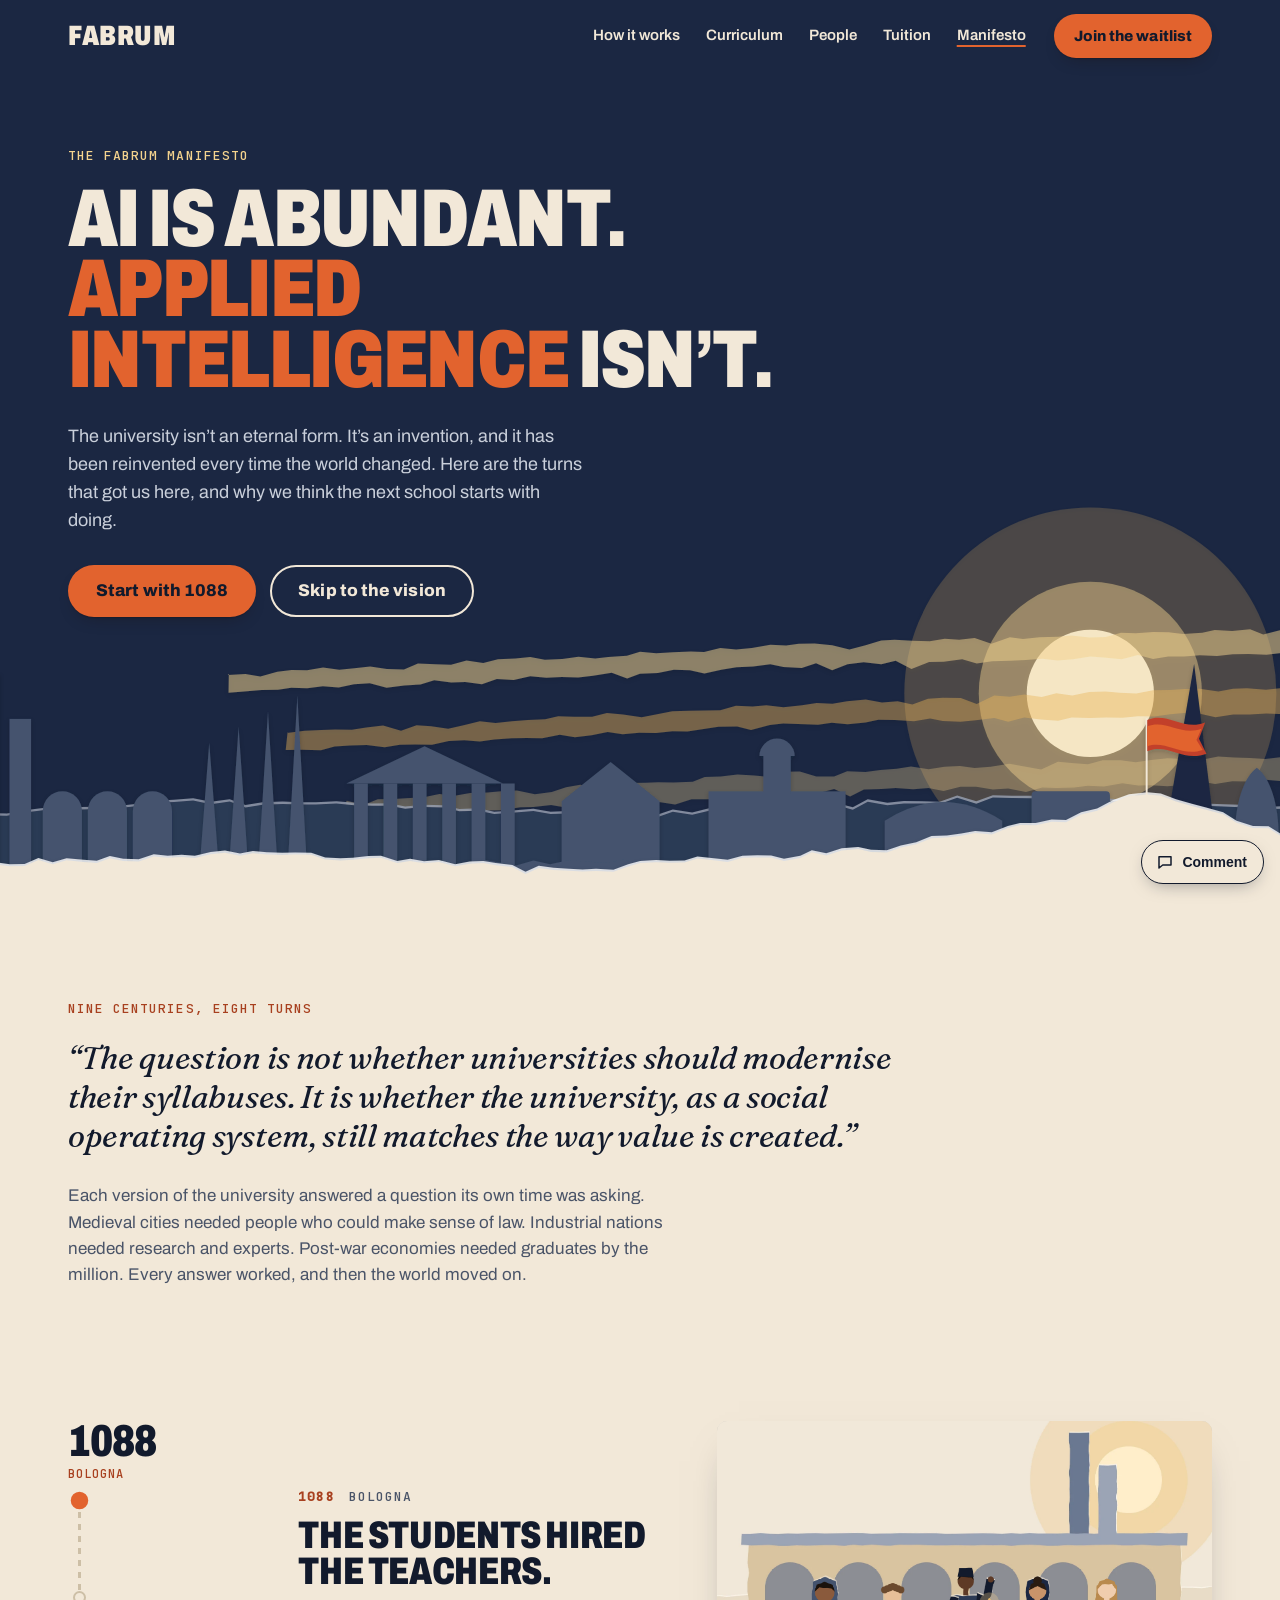
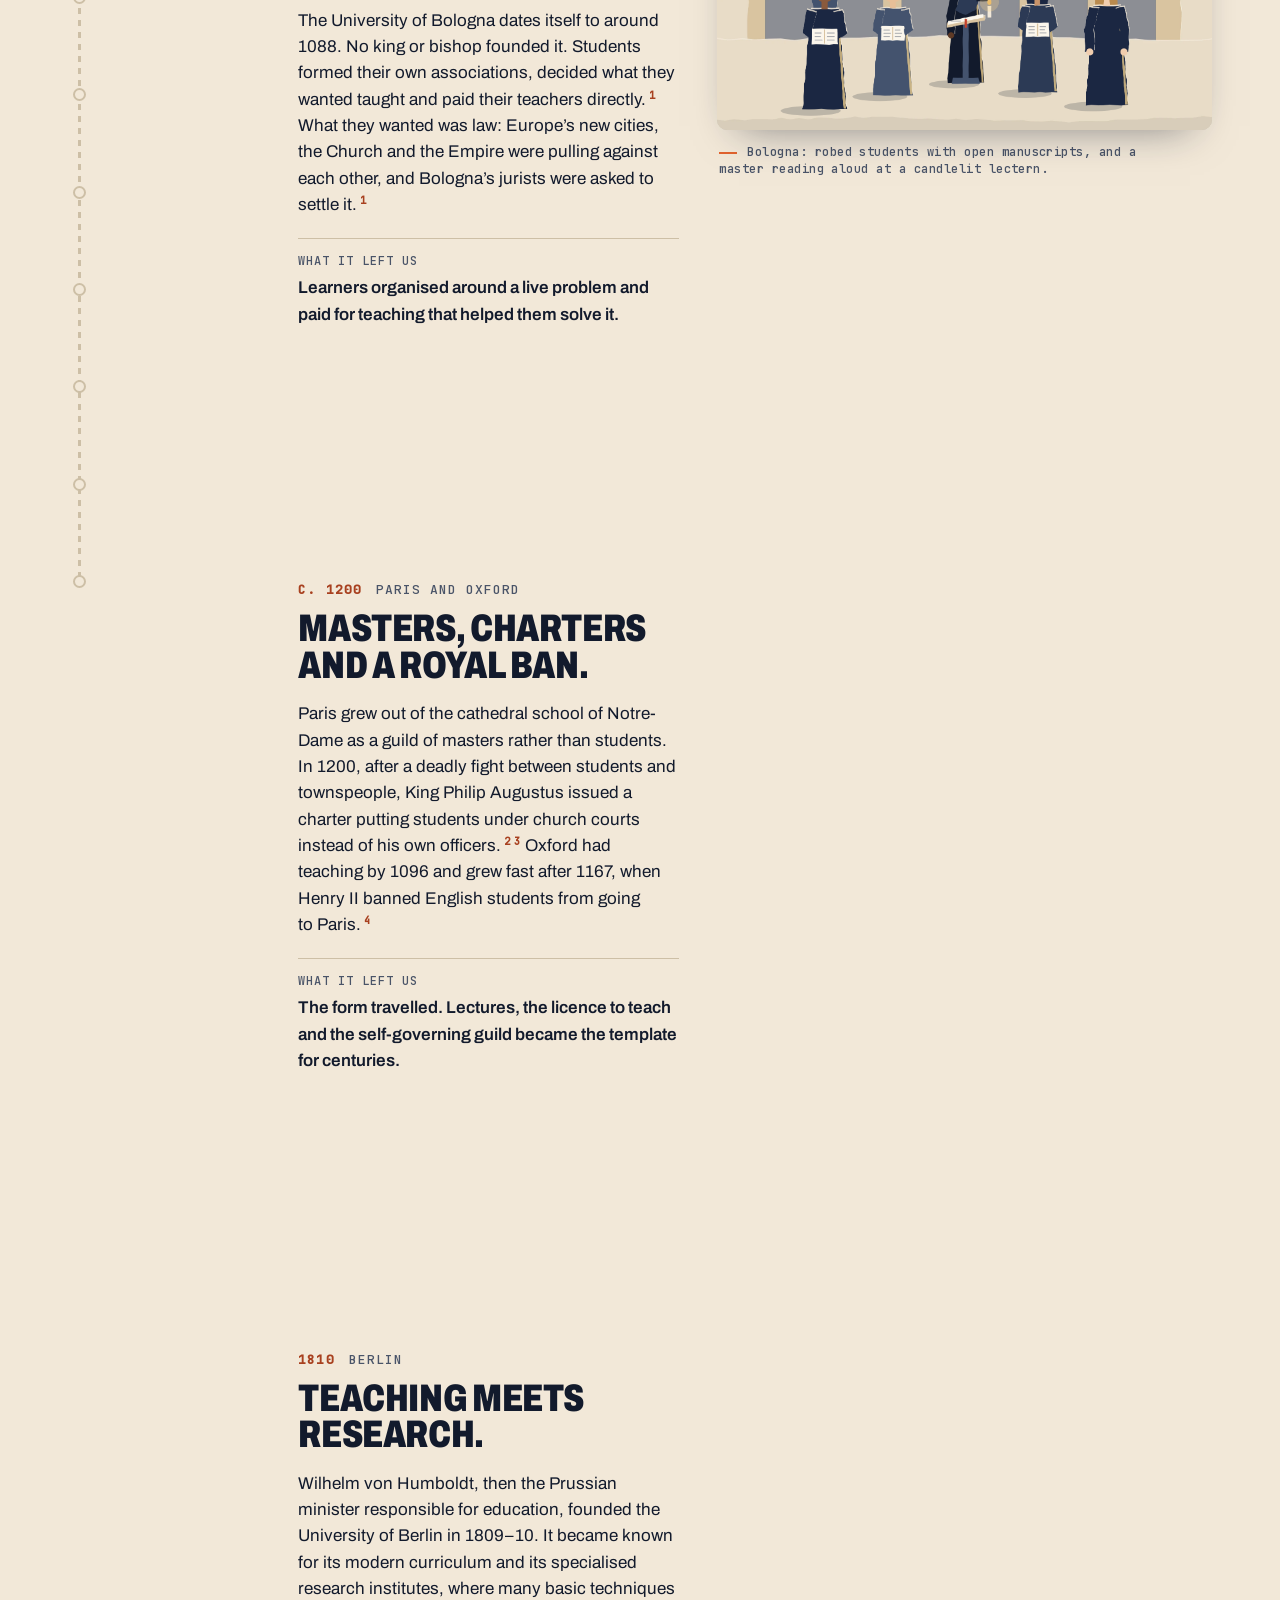
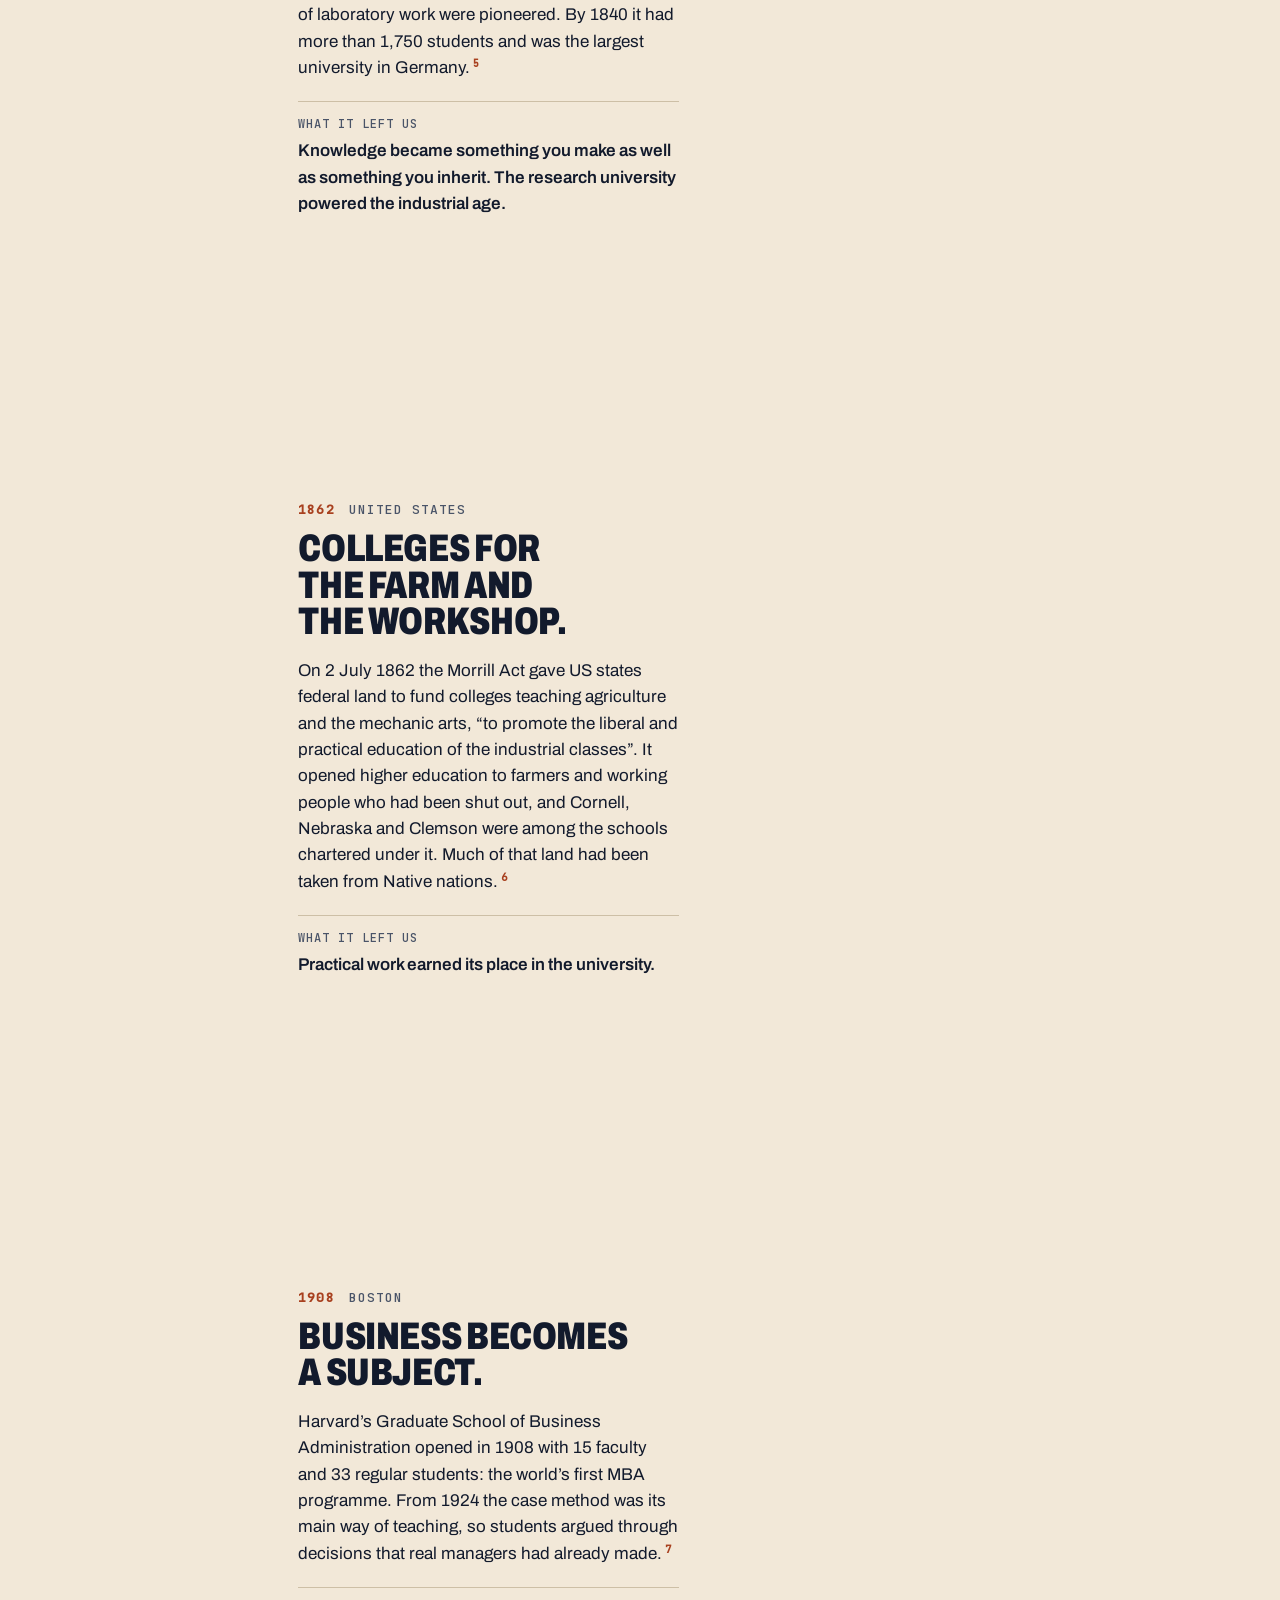
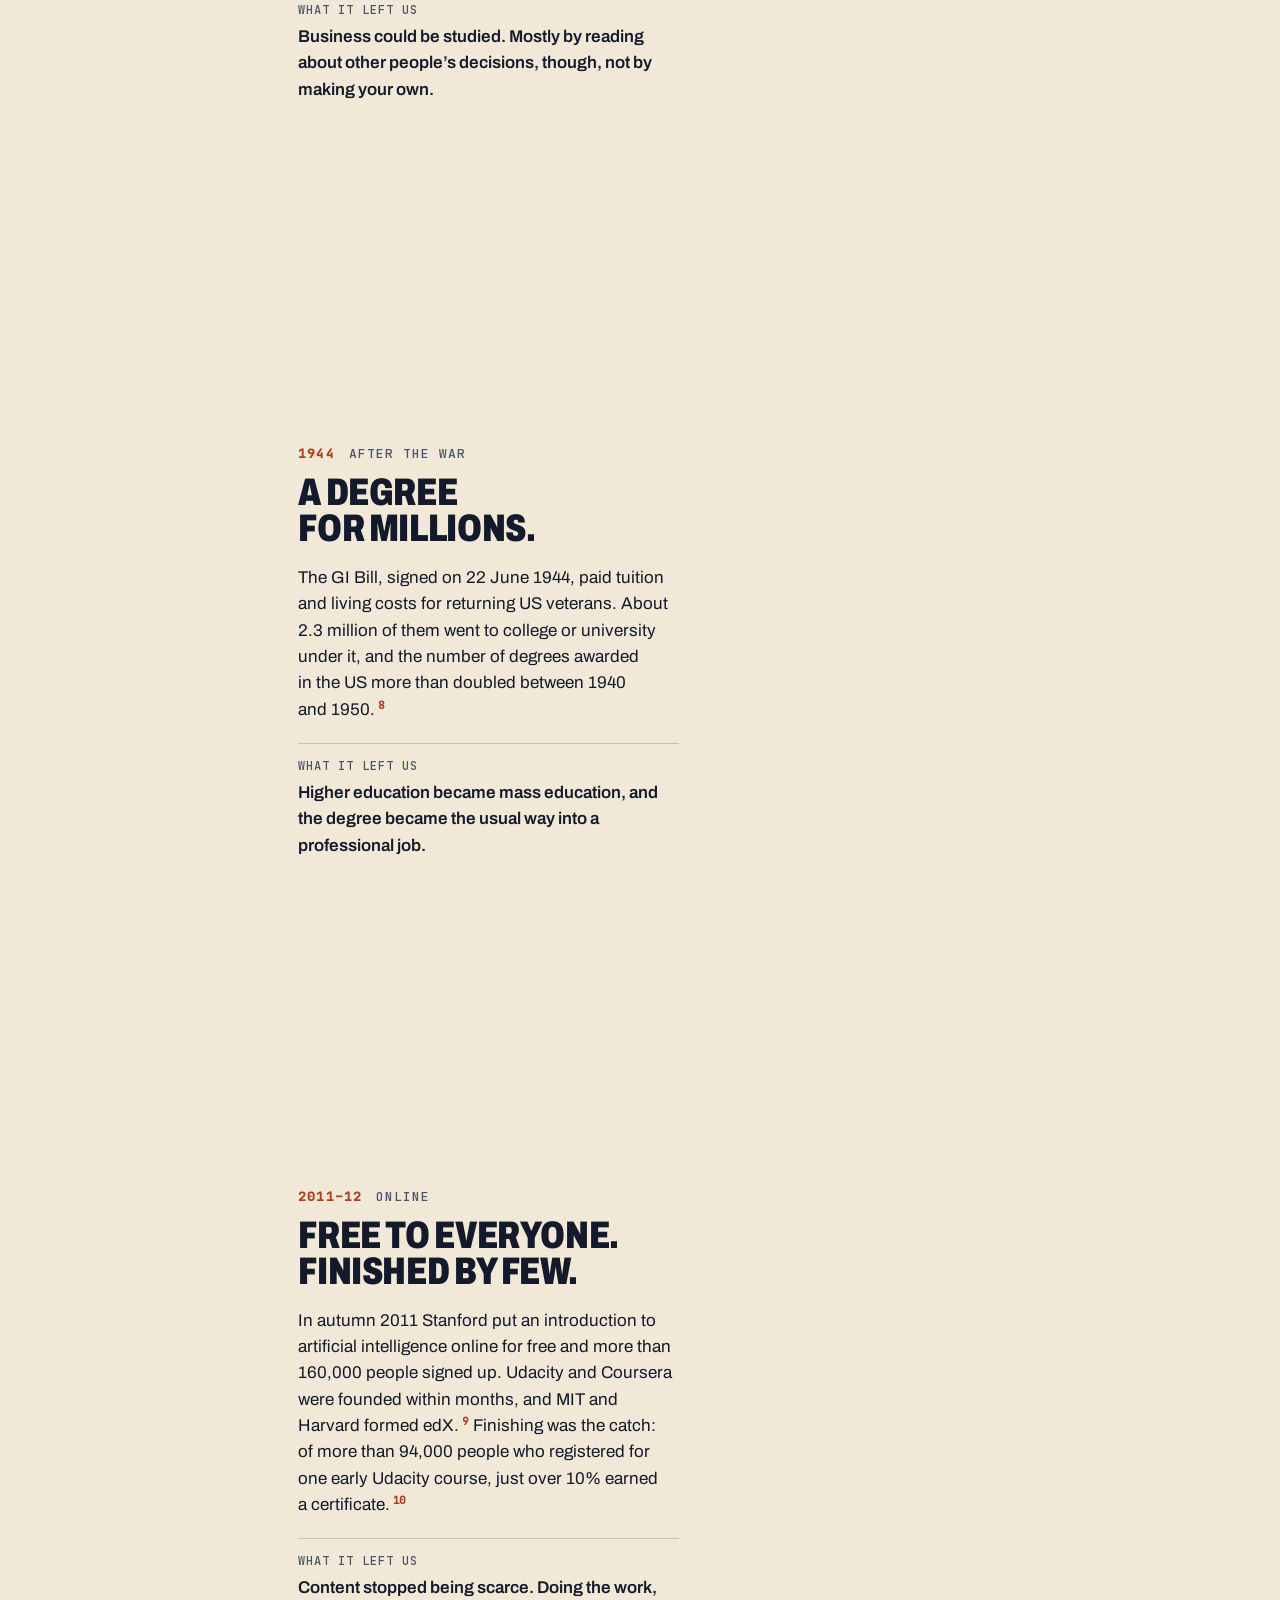
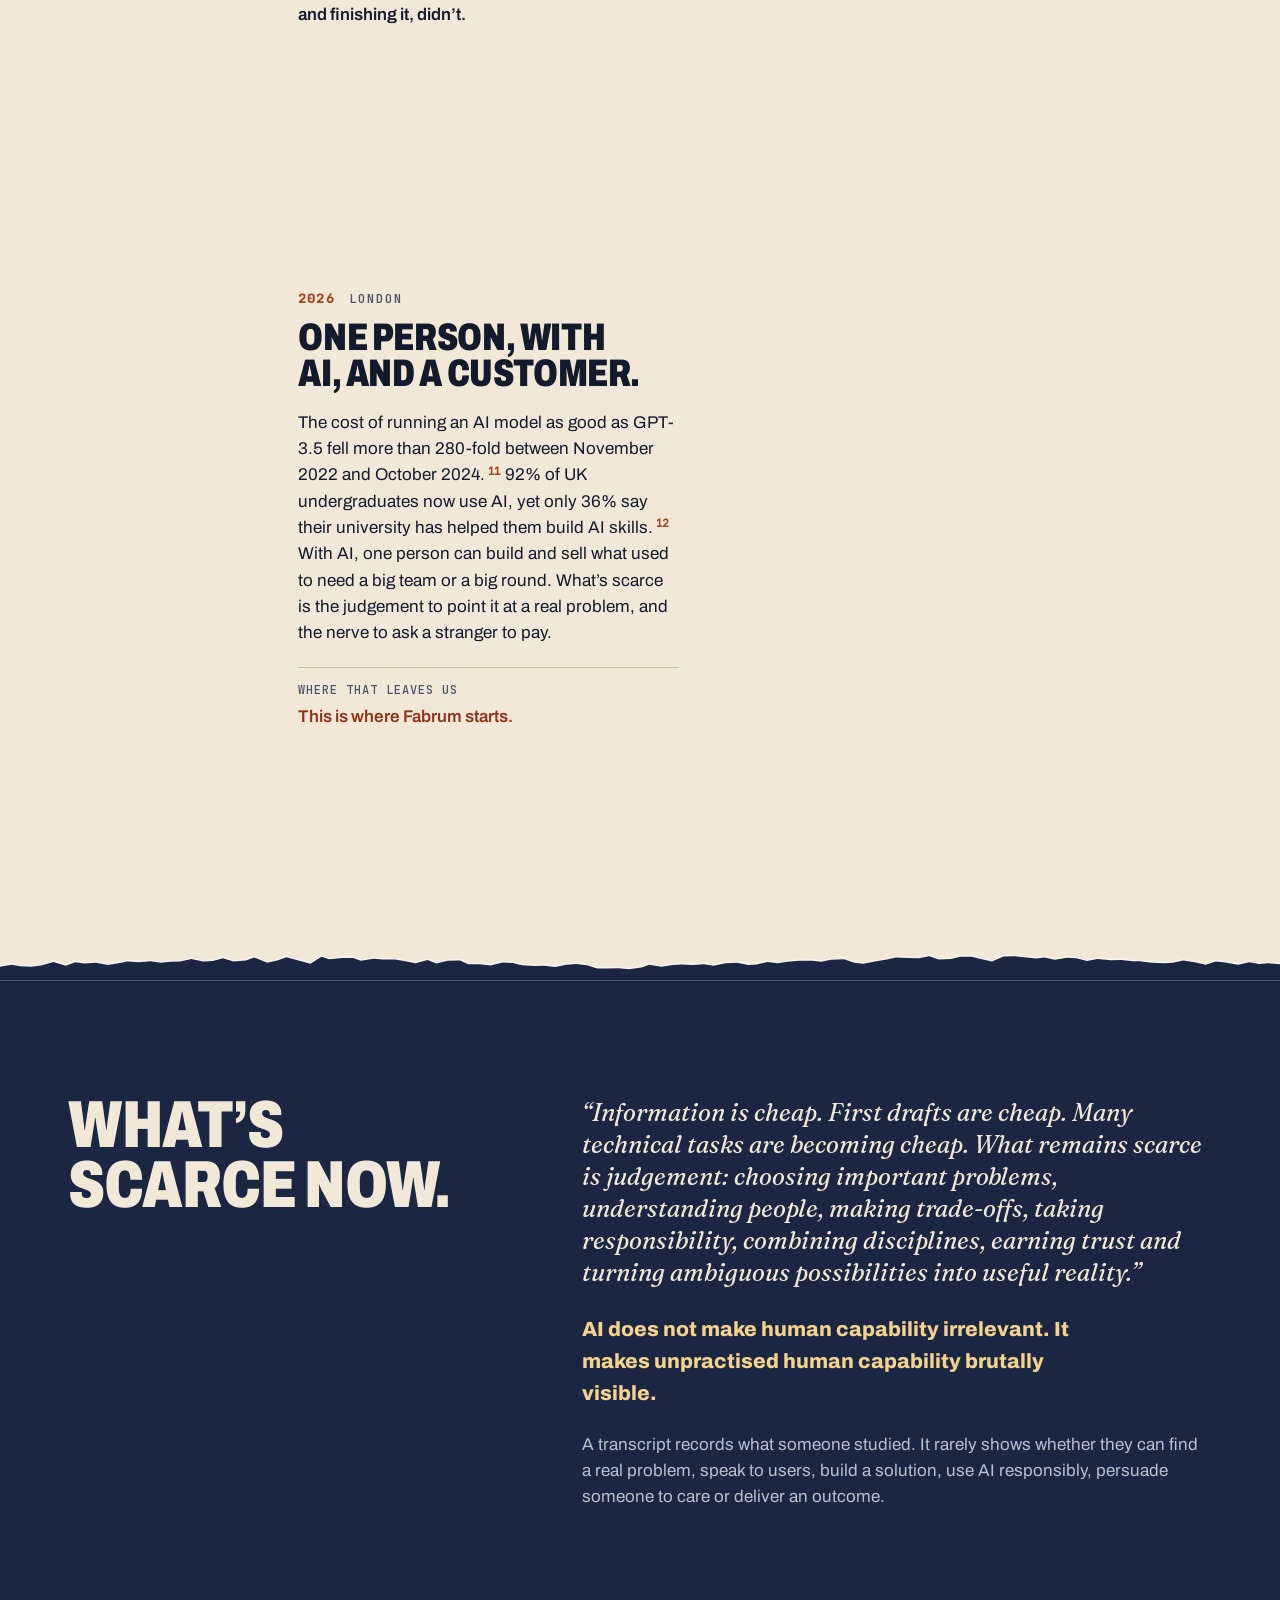
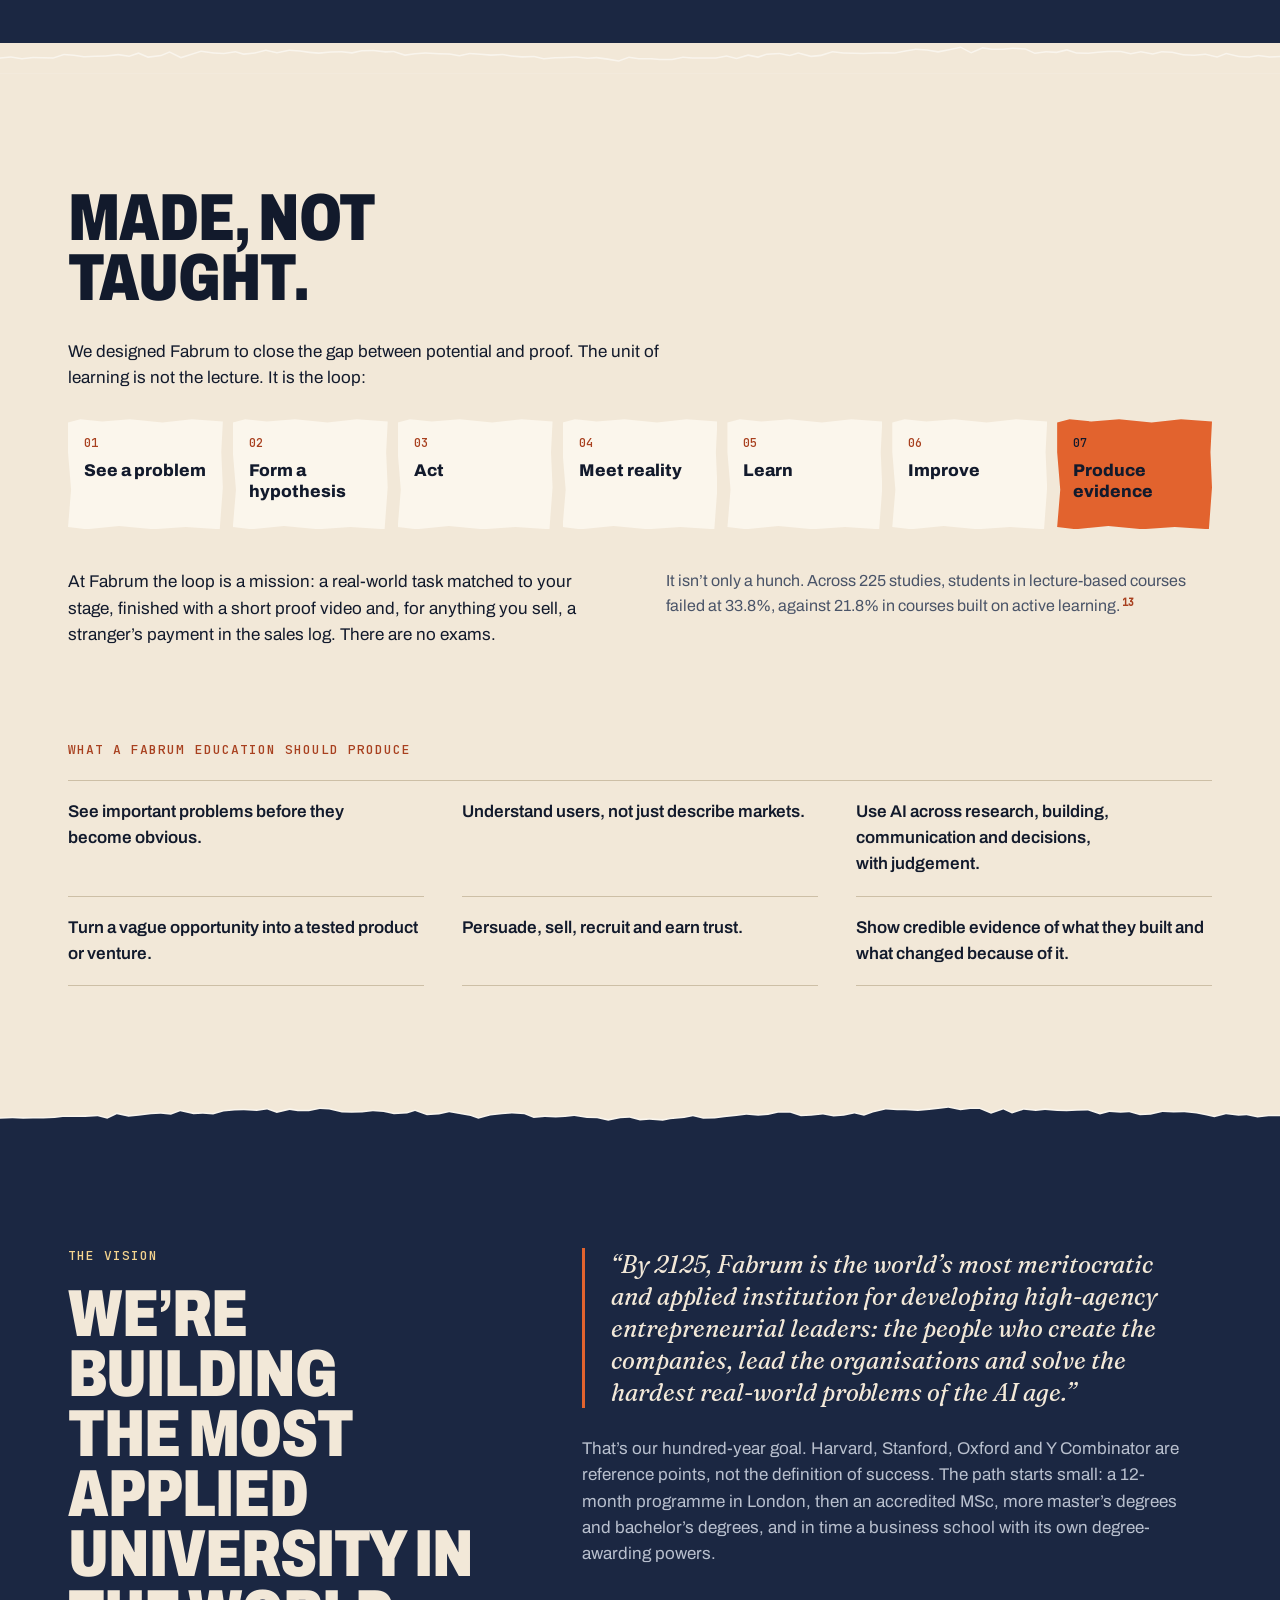
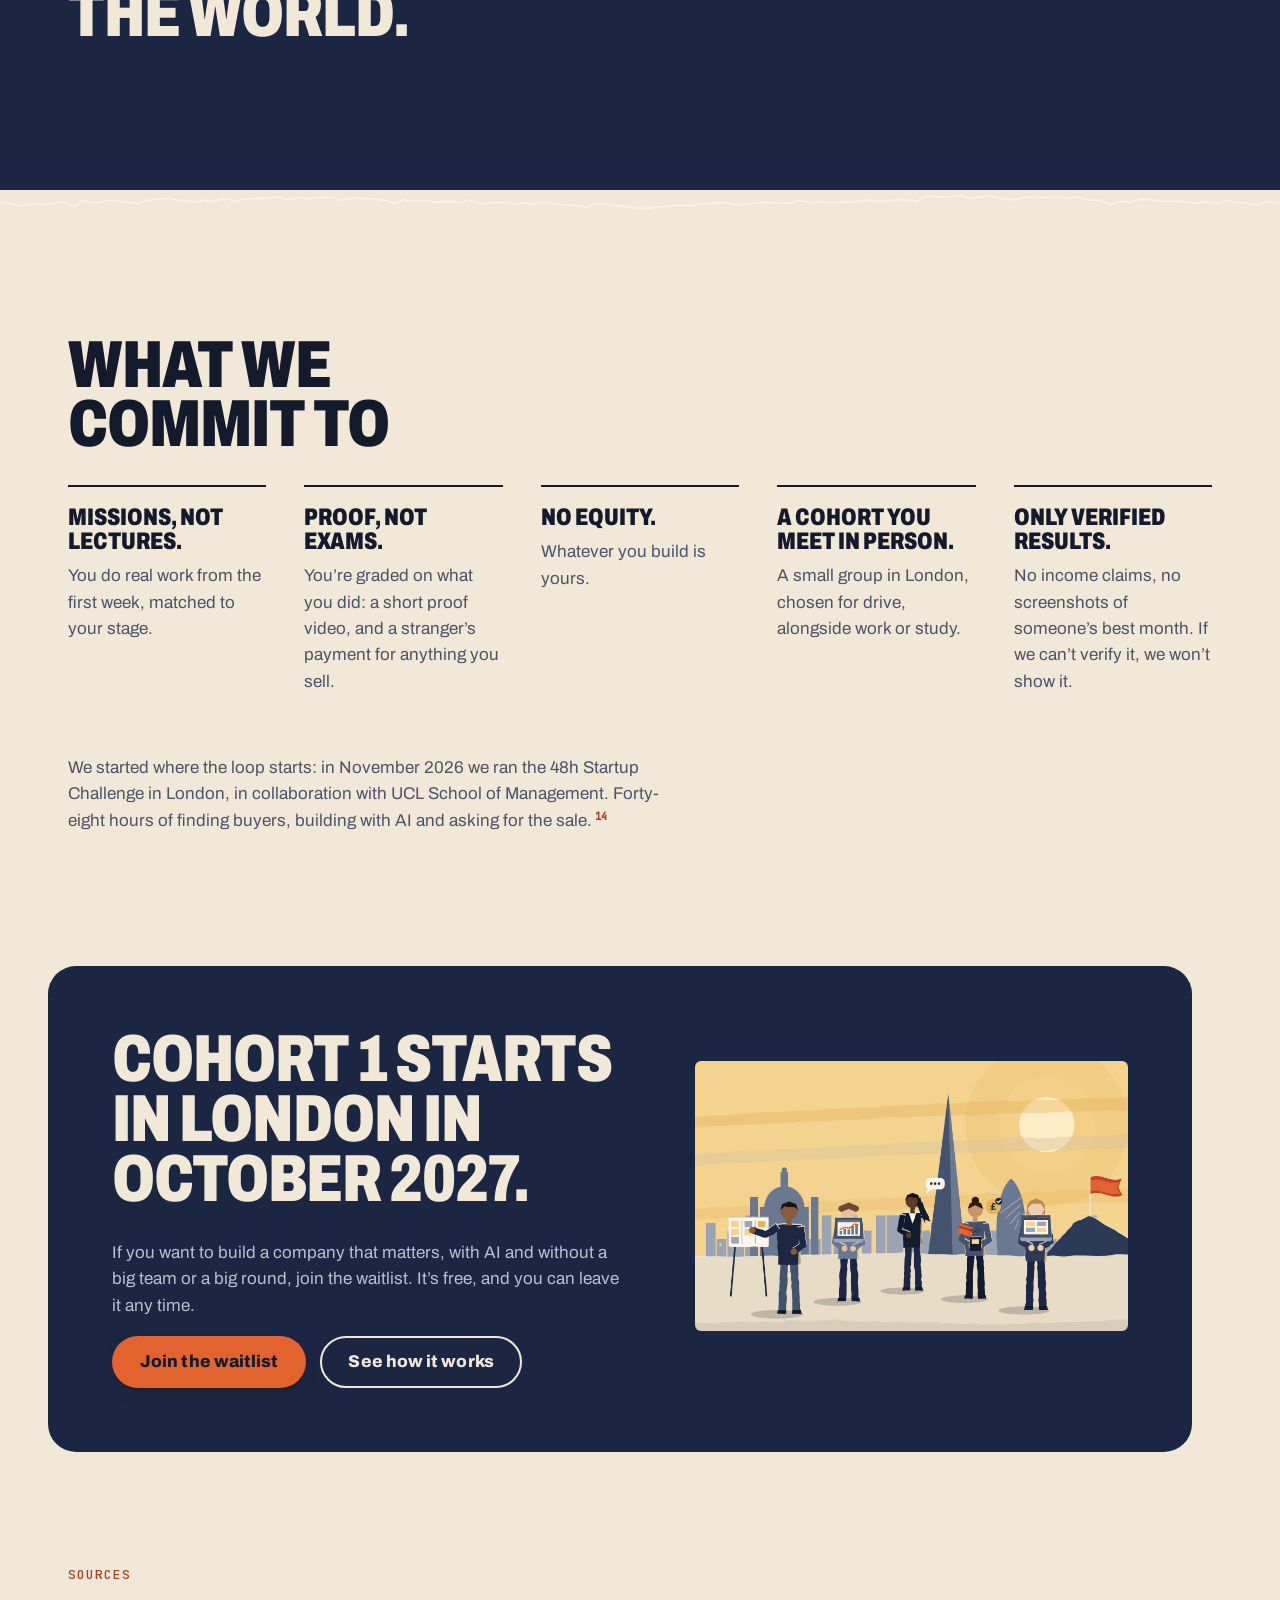
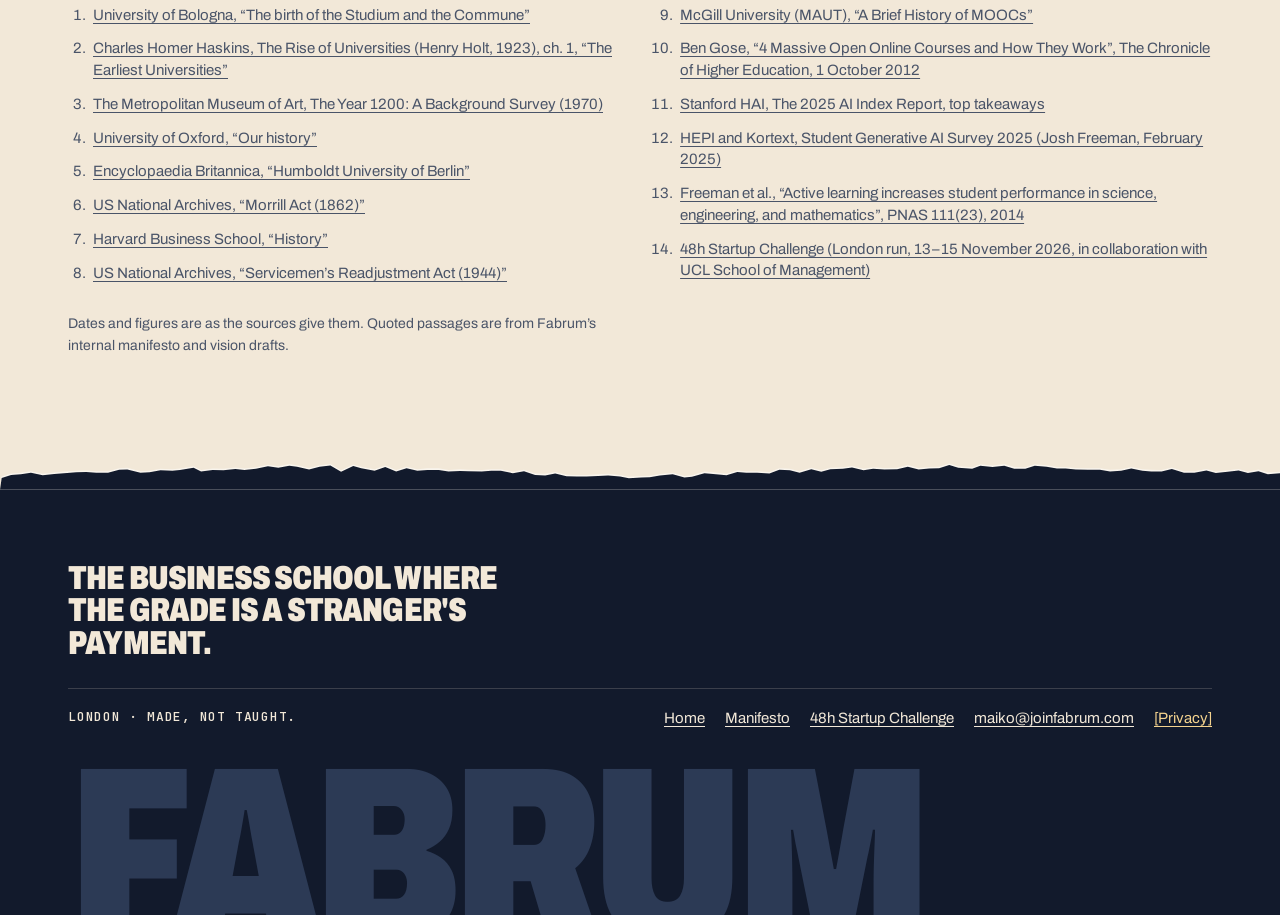
<file: v3/manifesto.html>
<!DOCTYPE html>
<html lang="en-GB" data-theme="v3" data-review-page="manifesto">
<head>
<meta charset="utf-8">
<meta name="viewport" content="width=device-width, initial-scale=1">
<meta name="robots" content="noindex,nofollow">
<title>The Fabrum manifesto · AI is abundant. Applied intelligence isn’t.</title>
<meta name="description" content="Nine centuries of universities, each built for its moment, and why the next school should be built around doing: missions, real customers and proof.">
<meta name="theme-color" content="#1B2742">
<link rel="icon" href="data:image/svg+xml,%3Csvg xmlns=%22http://www.w3.org/2000/svg%22 viewBox=%220 0 32 32%22%3E%3Crect width=%2232%22 height=%2232%22 rx=%226%22 fill=%22%231B2742%22/%3E%3Cpolygon points=%224,27 16,6 28,27%22 fill=%22%236B7891%22/%3E%3Cpolygon points=%2216,6 28,27 16,27%22 fill=%22%23E2632E%22/%3E%3C/svg%3E">
<link rel="preload" href="assets/fonts/archivo-wdth-latin.woff2" as="font" type="font/woff2" crossorigin>
<link rel="stylesheet" href="assets/fonts.css">
<link rel="stylesheet" href="assets/styles.css">
<link rel="stylesheet" href="assets/theme-v3.css">
<link rel="stylesheet" href="assets/manifesto.css">
<script src="assets/config.js"></script>
<script src="assets/illustrations/manifest.js"></script>
<script defer src="assets/manifesto.js"></script>
<script defer src="assets/review.js"></script>
</head>
<body class="manifesto">
<a class="skip" href="#main">Skip to content</a>
<svg width="0" height="0" style="position:absolute" aria-hidden="true" focusable="false"><defs>
<filter id="paper" x="-10%" y="-10%" width="120%" height="130%"><feDropShadow dx="0" dy="-3" stdDeviation="3" flood-color="#121A2C" flood-opacity=".18"/></filter>
<filter id="paper-soft" x="-10%" y="-10%" width="120%" height="130%"><feDropShadow dx="0" dy="2" stdDeviation="2.4" flood-color="#121A2C" flood-opacity=".2"/></filter>
</defs></svg>
<header class="site-head at-top" data-head>
  <div class="wrap head-row">
    <a class="wordmark" href="index.html" aria-label="Fabrum home">FABRUM</a>
    <nav aria-label="Main" class="nav">
      <a href="index.html#how">How it works</a>
      <a href="index.html#curriculum">Curriculum</a>
      <a href="index.html#people">People</a>
      <a href="index.html#tuition">Tuition</a>
      <a href="manifesto.html" aria-current="page">Manifesto</a>
    </nav>
    <a class="btn btn--accent btn--sm" href="index.html#waitlist">Join the waitlist</a>
  </div>
</header>

<main id="main">

<section class="m-hero" id="top" aria-labelledby="m-hero-h">
  <div class="wrap m-hero-copy">
    <p class="m-kicker">The Fabrum manifesto</p>
    <h1 id="m-hero-h" class="display m-h1">AI is abundant. <span class="hl">Applied intelligence</span> isn’t.</h1>
    <p class="m-lede">The university isn’t an eternal form. It’s an invention, and it has been reinvented every time the world changed. Here are the turns that got us here, and why we think the next school starts with doing.</p>
    <div class="cta-row">
      <a class="btn btn--accent" href="#history">Start with 1088</a>
      <a class="btn btn--ghost" href="#vision">Skip to the vision</a>
    </div>
  </div>
  <div class="m-strip" aria-hidden="true"><div class="msl" data-d="0.1"><svg viewBox="0 0 1440 420" preserveAspectRatio="xMidYMax slice" aria-hidden="true" focusable="false"><g filter="url(#paper-soft)"><circle cx="1180" cy="170" r="190" fill="#E9B35A" fill-opacity=".22"/><circle cx="1180" cy="170" r="114" fill="#F4D38E" fill-opacity=".45"/><circle cx="1180" cy="170" r="65" fill="#FFF1CF" fill-opacity=".9"/><polygon points="298.9,151.1 317.0,150.2 332.2,152.7 349.5,147.9 364.2,146.1 379.9,146.2 396.3,143.5 412.9,145.8 428.2,144.4 444.4,142.4 461.5,145.1 478.9,145.5 493.2,139.4 511.0,140.3 527.0,140.8 542.8,136.4 559.9,138.8 574.9,135.0 592.7,134.2 607.9,132.9 622.8,135.5 640.6,134.9 657.2,132.5 674.3,134.4 687.6,132.7 706.6,131.5 720.0,127.4 736.6,129.0 753.7,127.9 771.9,127.1 785.4,127.6 802.0,123.5 818.2,125.1 834.2,123.7 853.2,120.4 869.3,121.0 882.2,119.3 898.4,119.1 916.3,120.7 933.9,125.1 950.4,120.9 966.4,115.9 980.1,115.2 998.2,116.2 1015.9,116.8 1031.3,114.1 1046.0,115.2 1061.8,113.5 1079.0,119.2 1097.8,112.5 1111.2,114.5 1127.9,112.7 1147.2,112.0 1160.3,110.8 1179.3,112.8 1195.7,112.3 1211.3,108.1 1226.4,108.6 1244.3,107.2 1259.9,107.6 1274.6,109.3 1294.4,107.9 1307.1,105.3 1324.8,106.2 1343.2,104.5 1356.6,109.9 1374.6,105.2 1391.6,101.6 1407.6,102.2 1421.9,103.7 1439.7,108.3 1439.3,126.9 1423.1,127.5 1407.8,127.8 1390.5,128.4 1375.1,128.8 1359.9,130.6 1341.7,129.7 1325.5,130.1 1309.4,131.8 1291.9,131.0 1275.9,132.2 1259.6,132.2 1244.1,134.9 1228.6,130.7 1212.1,135.1 1196.2,133.6 1180.0,132.4 1162.6,135.1 1146.5,136.3 1130.7,134.7 1114.0,135.8 1098.1,136.6 1079.7,137.1 1064.0,139.4 1049.1,135.1 1030.1,137.6 1015.3,138.0 997.3,145.1 981.1,136.7 966.5,140.3 948.5,138.2 932.0,140.3 916.3,146.2 899.8,139.2 885.2,143.9 866.6,142.9 853.1,140.2 835.5,142.4 818.6,143.2 803.0,145.9 785.8,149.6 771.0,146.2 754.6,145.8 738.2,149.1 719.9,149.8 706.9,154.7 691.1,148.8 672.0,151.9 656.9,153.6 640.1,153.1 624.4,153.9 607.9,152.4 591.0,156.3 573.8,155.3 558.5,160.7 541.5,158.3 527.2,158.9 509.8,156.5 495.7,161.0 479.1,161.8 461.2,164.1 444.0,159.5 427.9,160.7 412.2,163.9 396.1,162.7 380.0,164.7 363.8,164.1 350.3,166.2 333.5,166.4 315.6,167.9 299.7,169.3 300.0,150.0" fill="#F4D38E" fill-opacity="0.5"/><polygon points="359.2,210.4 377.4,208.1 394.6,207.4 408.6,206.9 425.7,207.2 440.3,204.9 457.6,202.8 475.9,208.0 491.8,202.4 506.8,203.4 524.1,206.1 540.9,202.2 556.4,198.5 572.5,200.2 589.1,198.3 605.4,197.1 623.1,196.4 636.4,193.3 652.6,193.7 671.1,193.8 686.2,189.9 702.7,191.4 721.7,194.4 737.4,191.2 753.0,188.3 770.0,187.6 785.2,187.5 801.9,187.1 818.0,182.6 835.0,183.3 849.1,182.0 866.5,184.0 885.5,182.1 900.5,179.7 916.6,180.6 931.5,177.9 950.6,176.3 967.2,179.3 983.2,178.0 998.2,181.2 1014.2,175.5 1029.6,174.3 1047.7,174.6 1063.9,180.7 1081.8,172.0 1097.6,173.3 1112.5,171.1 1130.4,173.6 1145.2,169.8 1161.5,172.2 1178.8,168.6 1195.5,168.1 1210.0,169.3 1226.8,170.1 1244.1,166.8 1261.4,166.5 1276.6,165.4 1291.6,165.2 1310.8,168.1 1325.7,165.3 1339.9,164.8 1359.4,166.2 1376.0,164.5 1390.6,162.4 1407.5,161.1 1425.0,162.0 1438.5,162.9 1438.1,189.2 1423.8,188.5 1405.6,187.9 1389.9,190.7 1372.7,190.9 1359.7,190.5 1342.9,191.5 1325.9,191.4 1307.8,194.2 1292.1,190.7 1275.4,190.0 1261.7,191.3 1245.6,193.5 1228.8,193.4 1212.9,194.9 1196.2,194.5 1179.5,195.0 1160.9,194.7 1147.1,198.0 1129.2,196.7 1112.5,194.5 1096.0,198.8 1081.9,195.2 1063.0,197.3 1047.4,198.8 1029.2,198.1 1016.3,195.7 999.9,198.5 980.8,197.2 963.5,196.9 950.4,199.6 932.1,201.4 915.9,200.0 901.9,202.1 881.9,201.1 866.2,200.7 852.6,202.2 833.4,207.4 819.3,203.7 800.2,204.1 786.8,206.0 768.4,208.9 753.2,208.6 736.4,210.5 719.2,210.2 702.3,211.6 687.0,209.4 670.5,212.6 653.5,214.7 638.1,212.1 620.1,215.7 604.3,215.5 588.9,215.8 571.0,217.0 556.5,219.0 540.5,217.8 524.7,218.6 507.6,222.3 490.4,222.1 474.7,222.5 459.2,224.9 440.8,222.7 423.6,223.3 408.0,224.2 394.1,228.1 375.0,227.5 358.1,227.7 360.0,210.0" fill="#E9B35A" fill-opacity="0.42"/><polygon points="420.6,279.6 437.7,283.9 452.1,278.1 468.4,277.8 485.2,276.7 499.2,276.0 515.1,272.7 530.7,274.6 546.6,271.8 564.4,271.3 580.6,269.6 594.3,269.2 612.7,273.0 629.9,270.7 644.5,265.9 659.1,263.2 675.0,267.6 692.8,262.0 706.4,261.4 725.9,261.3 738.5,260.7 754.3,261.1 773.9,260.1 786.1,255.4 802.5,254.8 819.5,252.8 836.9,253.7 850.1,255.2 866.1,250.1 883.2,249.8 900.1,254.9 918.3,254.8 931.6,249.5 950.3,250.3 965.5,248.2 982.3,247.0 996.8,244.7 1014.8,247.4 1031.0,245.0 1046.8,244.2 1061.8,246.2 1078.2,244.9 1097.3,241.9 1111.3,244.5 1129.7,247.6 1146.9,239.7 1163.7,241.4 1177.6,242.4 1192.6,238.2 1210.9,238.2 1226.3,240.2 1242.1,237.9 1258.8,236.2 1275.0,236.9 1291.2,238.3 1310.7,234.3 1326.7,235.4 1342.8,236.0 1358.8,236.9 1376.0,234.9 1391.2,232.7 1406.1,234.0 1422.7,233.4 1441.3,232.0 1442.0,256.8 1425.6,257.7 1409.0,260.0 1391.6,260.6 1376.4,259.6 1359.2,258.1 1341.2,260.0 1325.0,259.7 1307.5,262.5 1293.9,260.2 1275.0,263.6 1258.6,264.8 1241.8,263.8 1228.8,264.1 1212.7,261.7 1193.9,265.0 1177.5,264.2 1163.6,266.2 1145.4,266.6 1131.0,266.1 1114.2,270.6 1096.0,267.0 1080.4,268.1 1063.4,265.4 1047.3,265.2 1030.1,269.7 1014.6,266.5 999.0,267.9 981.3,266.7 966.3,267.5 948.7,268.1 934.6,275.4 918.3,267.7 900.9,272.2 884.5,274.6 868.4,273.3 852.7,274.5 834.1,272.9 821.3,272.9 802.1,276.5 789.4,278.1 772.6,278.2 755.9,283.5 741.0,281.2 724.3,279.4 708.5,282.5 693.8,283.4 675.1,282.6 658.4,285.7 642.7,286.3 629.2,283.9 610.9,285.9 597.7,286.3 578.3,289.3 562.5,289.5 549.5,291.3 533.2,293.5 515.6,290.5 501.4,293.8 482.3,293.5 467.6,293.5 453.8,295.2 434.9,297.2 419.5,296.3 420.0,280.0" fill="#F4D38E" fill-opacity="0.3"/><polygon points="-20.4,295.5 -0.8,296.5 17.7,292.8 38.0,294.4 54.1,292.2 73.3,292.6 91.7,289.3 110.1,287.0 131.0,289.4 148.8,286.1 167.2,285.7 185.9,285.0 204.7,282.9 223.5,279.5 244.0,278.6 263.6,277.0 281.7,280.7 300.9,278.1 317.0,284.0 334.5,281.2 354.9,280.5 373.2,281.1 389.0,281.1 409.8,280.0 428.0,281.7 446.5,282.3 464.3,282.2 480.1,285.4 499.2,283.7 519.8,284.2 535.5,288.0 555.2,287.4 571.1,290.8 589.7,289.5 611.1,287.8 628.7,290.8 646.7,290.2 662.7,291.2 683.6,295.2 701.0,296.5 716.3,290.8 736.8,294.2 753.5,288.5 773.3,291.6 790.6,287.4 809.4,285.3 827.2,289.7 844.9,286.6 865.0,288.4 880.9,287.4 901.5,285.6 918.6,281.3 937.4,286.3 952.6,278.2 972.7,281.7 989.5,279.9 1008.7,280.0 1026.1,280.6 1044.0,274.2 1063.5,280.2 1080.4,273.9 1099.6,274.5 1118.4,274.6 1134.2,274.9 1155.8,276.6 1173.7,279.0 1188.7,276.6 1208.4,278.1 1227.0,279.6 1242.5,280.7 1260.0,277.7 1278.3,286.1 1296.6,282.3 1316.0,283.2 1333.3,283.8 1351.1,284.1 1369.4,285.6 1389.0,284.8 1407.4,285.5 1423.3,285.8 1440.4,287.5 1459.0,284.9 1458.2,306.4 1461.3,327.1 1461.7,346.8 1459.9,362.5 1459.2,382.5 1458.4,401.4 1461.7,419.5 1459.2,436.7 1443.0,437.6 1422.1,435.0 1407.7,440.5 1389.4,436.8 1370.0,435.4 1351.2,437.8 1334.9,439.0 1316.7,437.1 1298.4,438.1 1277.5,440.3 1263.1,437.3 1242.7,436.4 1227.2,434.8 1205.4,438.0 1190.2,435.4 1172.7,434.6 1153.6,441.9 1136.0,439.6 1116.7,435.6 1099.3,438.8 1082.6,438.4 1062.5,437.6 1044.5,438.5 1025.4,440.6 1007.5,435.3 991.7,435.9 974.0,438.7 953.4,435.9 935.9,439.1 916.6,438.8 901.0,436.4 881.9,437.7 866.2,434.9 844.6,434.6 827.5,438.9 811.1,437.7 792.7,440.4 775.0,440.5 756.1,440.0 738.3,437.5 718.8,439.9 702.0,437.2 683.2,438.0 666.7,434.8 649.4,439.8 630.3,435.2 611.2,438.0 593.9,437.7 576.5,438.9 555.6,439.2 539.6,439.5 520.1,438.4 502.2,435.3 484.2,435.9 465.8,437.6 448.5,439.1 429.8,437.0 411.2,443.5 395.7,437.4 378.5,440.2 360.8,435.1 341.7,440.0 322.2,436.9 305.1,442.9 285.9,443.4 268.3,438.3 249.3,443.1 231.7,437.5 213.1,435.0 196.3,438.1 176.9,439.0 159.2,435.1 142.1,434.8 124.5,440.0 104.7,440.0 87.4,441.4 72.1,436.9 51.2,437.7 32.7,440.0 17.9,439.0 -3.5,438.4 -20.9,435.8 -20.5,415.7 -20.5,398.4 -21.0,376.1 -20.7,355.9 -19.3,337.3 -19.6,318.7 -20.0,297.6" fill="#9AA3B5" fill-opacity=".8"/><polygon points="-20.4,297.9 -0.8,298.9 17.7,295.2 38.0,296.8 54.1,294.6 73.3,295.0 91.7,291.7 110.1,289.4 131.0,291.8 148.8,288.5 167.2,288.1 185.9,287.4 204.7,285.3 223.5,281.9 244.0,281.0 263.6,279.4 281.7,283.1 300.9,280.5 317.0,286.4 334.5,283.6 354.9,282.9 373.2,283.5 389.0,283.5 409.8,282.4 428.0,284.1 446.5,284.7 464.3,284.6 480.1,287.8 499.2,286.1 519.8,286.6 535.5,290.4 555.2,289.8 571.1,293.2 589.7,291.9 611.1,290.2 628.7,293.2 646.7,292.6 662.7,293.6 683.6,297.6 701.0,298.9 716.3,293.2 736.8,296.6 753.5,290.9 773.3,294.0 790.6,289.8 809.4,287.7 827.2,292.1 844.9,289.0 865.0,290.8 880.9,289.8 901.5,288.0 918.6,283.7 937.4,288.7 952.6,280.6 972.7,284.1 989.5,282.3 1008.7,282.4 1026.1,283.0 1044.0,276.6 1063.5,282.6 1080.4,276.3 1099.6,276.9 1118.4,277.0 1134.2,277.3 1155.8,279.0 1173.7,281.4 1188.7,279.0 1208.4,280.5 1227.0,282.0 1242.5,283.1 1260.0,280.1 1278.3,288.5 1296.6,284.7 1316.0,285.6 1333.3,286.2 1351.1,286.5 1369.4,288.0 1389.0,287.2 1407.4,287.9 1423.3,288.2 1440.4,289.9 1459.0,287.3 1458.2,308.8 1461.3,329.5 1461.7,349.2 1459.9,364.9 1459.2,384.9 1458.4,403.8 1461.7,421.9 1459.2,439.1 1443.0,440.0 1422.1,437.4 1407.7,442.9 1389.4,439.2 1370.0,437.8 1351.2,440.2 1334.9,441.4 1316.7,439.5 1298.4,440.5 1277.5,442.7 1263.1,439.7 1242.7,438.8 1227.2,437.2 1205.4,440.4 1190.2,437.8 1172.7,437.0 1153.6,444.3 1136.0,442.0 1116.7,438.0 1099.3,441.2 1082.6,440.8 1062.5,440.0 1044.5,440.9 1025.4,443.0 1007.5,437.7 991.7,438.3 974.0,441.1 953.4,438.3 935.9,441.5 916.6,441.2 901.0,438.8 881.9,440.1 866.2,437.3 844.6,437.0 827.5,441.3 811.1,440.1 792.7,442.8 775.0,442.9 756.1,442.4 738.3,439.9 718.8,442.3 702.0,439.6 683.2,440.4 666.7,437.2 649.4,442.2 630.3,437.6 611.2,440.4 593.9,440.1 576.5,441.3 555.6,441.6 539.6,441.9 520.1,440.8 502.2,437.7 484.2,438.3 465.8,440.0 448.5,441.5 429.8,439.4 411.2,445.9 395.7,439.8 378.5,442.6 360.8,437.5 341.7,442.4 322.2,439.3 305.1,445.3 285.9,445.8 268.3,440.7 249.3,445.5 231.7,439.9 213.1,437.4 196.3,440.5 176.9,441.4 159.2,437.5 142.1,437.2 124.5,442.4 104.7,442.4 87.4,443.8 72.1,439.3 51.2,440.1 32.7,442.4 17.9,441.4 -3.5,440.8 -20.9,438.2 -20.5,418.1 -20.5,400.8 -21.0,378.5 -20.7,358.3 -19.3,339.7 -19.6,321.1 -20.0,300.0" fill="#2C3A55"/></g></svg></div><div class="msl" data-d="0.05"><svg viewBox="0 0 1440 420" preserveAspectRatio="xMidYMax slice" aria-hidden="true" focusable="false"><g filter="url(#paper-soft)"><rect x="40" y="150" width="26" height="200" fill="#44536E"/><rect x="76" y="196" width="22" height="154" fill="#44536E"/><path d="M110,350 V290 A20,20 0 0 1 150,290 V350 Z" fill="#44536E"/><path d="M156,350 V290 A20,20 0 0 1 196,290 V350 Z" fill="#44536E"/><path d="M202,350 V290 A20,20 0 0 1 242,290 V350 Z" fill="#44536E"/><polygon points="270,350 280,220 290,350" fill="#44536E"/><polygon points="300,350 310,204 320,350" fill="#44536E"/><polygon points="330,350 340,188 350,350" fill="#44536E"/><polygon points="360,350 370,172 380,350" fill="#44536E"/><polygon points="420,262 500,224 580,262" fill="#44536E"/><rect x="428" y="262" width="14" height="88" fill="#44536E"/><rect x="458" y="262" width="14" height="88" fill="#44536E"/><rect x="488" y="262" width="14" height="88" fill="#44536E"/><rect x="518" y="262" width="14" height="88" fill="#44536E"/><rect x="548" y="262" width="14" height="88" fill="#44536E"/><rect x="578" y="262" width="14" height="88" fill="#44536E"/><polygon points="640,280 690,240 740,280 740,350 640,350" fill="#44536E"/><rect x="790" y="270" width="140" height="80" fill="#44536E"/><rect x="846" y="232" width="28" height="40" fill="#44536E"/><path d="M842,234 A18,18 0 0 1 878,234 Z" fill="#44536E"/><path d="M970,350 V300 Q1030,262 1090,300 V350 Z" fill="#44536E"/><rect x="1120" y="270" width="80" height="54" rx="4" fill="#44536E"/><polygon points="1110,324 1210,324 1220,336 1100,336" fill="#44536E"/><polygon points="1250,350 1286,140 1312,350" fill="#1B2742"/><path d="M1330,350 C1322,290 1336,256 1350,246 C1364,256 1378,290 1370,350 Z" fill="#44536E"/><polygon points="-20.6,343.4 -3.9,344.9 16.7,341.2 33.0,344.4 53.1,345.4 69.9,344.2 88.4,345.7 107.1,344.0 125.0,342.7 143.2,346.0 160.8,344.6 177.0,340.9 195.3,342.5 216.2,346.0 234.1,345.9 251.8,341.2 268.1,349.2 285.0,342.7 303.2,347.9 321.6,343.3 339.8,345.2 358.4,349.1 376.9,341.5 396.5,345.8 411.6,342.4 431.6,345.3 448.1,341.4 469.3,344.3 484.5,342.7 502.8,340.7 519.9,341.7 541.2,346.8 558.7,339.7 577.4,342.9 593.5,345.8 611.2,340.6 628.1,344.5 646.9,340.5 665.5,341.7 683.9,343.3 702.3,339.9 718.5,341.4 738.9,349.3 756.1,343.1 774.9,342.0 793.5,339.6 809.7,343.3 827.1,346.3 847.6,340.5 864.7,344.0 882.8,344.1 900.2,340.7 919.6,343.8 936.1,339.0 954.3,341.2 972.9,345.3 989.0,343.7 1009.9,343.8 1026.0,341.5 1046.8,342.0 1064.3,341.1 1081.9,343.7 1100.8,340.7 1117.1,340.6 1134.9,343.0 1153.5,340.7 1171.2,343.5 1188.4,338.3 1206.4,341.9 1226.4,342.0 1241.6,338.5 1261.7,338.4 1280.4,343.2 1296.6,337.8 1314.7,338.9 1332.7,340.4 1350.9,340.0 1369.6,337.3 1388.7,339.2 1405.1,342.7 1425.2,338.5 1443.7,340.8 1461.9,338.3 1459.5,362.7 1460.9,378.8 1458.8,399.7 1461.4,422.1 1460.7,440.3 1440.0,437.5 1424.4,441.5 1404.6,438.4 1388.2,442.5 1370.6,440.7 1352.7,440.6 1333.5,441.6 1315.8,442.2 1296.3,439.6 1280.5,440.0 1260.6,437.6 1244.5,441.1 1224.8,437.0 1207.1,440.2 1189.0,442.1 1169.5,437.4 1151.4,441.8 1136.7,442.9 1118.4,438.5 1100.9,442.0 1082.3,437.1 1063.0,437.4 1044.5,437.2 1024.9,437.2 1009.7,442.6 990.8,437.9 974.0,437.6 953.3,440.2 935.4,444.2 917.7,442.7 901.2,442.0 881.8,437.9 864.1,438.6 847.1,438.3 828.6,439.1 811.4,442.2 792.2,438.4 773.7,437.4 756.2,438.8 738.9,440.0 721.4,441.8 703.4,438.0 682.1,445.6 667.0,442.3 649.5,443.0 629.5,441.6 610.4,438.8 594.8,438.7 576.4,438.6 559.4,439.0 540.8,439.0 520.7,440.2 505.2,441.8 485.7,438.2 467.5,440.1 448.3,444.9 432.5,442.2 413.5,442.2 397.0,439.2 377.7,441.5 359.1,438.2 339.1,438.7 321.8,439.4 305.8,438.3 287.8,438.7 267.5,444.9 251.2,437.2 231.7,437.7 213.4,440.7 196.9,439.9 177.6,439.6 160.4,438.1 142.2,442.1 125.5,442.9 108.3,439.9 87.5,440.2 70.4,440.6 54.1,442.0 34.7,440.6 16.9,440.6 -0.2,439.4 -21.2,440.7 -19.4,421.0 -18.2,402.4 -20.0,381.9 -19.3,365.8 -20.0,344.0" fill="#44536E"/></g></svg></div><div class="msl" data-d="0.0"><svg viewBox="0 0 1440 420" preserveAspectRatio="xMidYMax slice" aria-hidden="true" focusable="false"><g filter="url(#paper-soft)"><polygon points="-18.8,377.4 -4.9,377.4 11.0,379.5 27.7,379.2 43.2,372.5 59.3,377.2 74.9,372.8 93.9,374.6 108.9,375.7 123.6,370.4 138.6,373.5 156.1,374.0 173.0,368.4 188.7,369.9 204.4,368.9 219.3,370.0 237.0,365.8 253.1,364.2 270.0,367.6 284.5,364.7 300.2,366.2 317.4,366.7 332.0,366.3 350.1,366.6 365.9,371.9 382.9,372.9 396.9,372.2 414.4,370.3 428.6,369.9 446.8,375.8 461.4,373.4 477.1,376.1 493.7,374.7 512.0,379.5 528.4,376.6 543.7,375.8 557.5,378.2 576.4,380.4 591.2,388.0 606.1,381.3 622.5,383.6 639.6,384.6 655.4,385.4 670.6,384.7 690.1,385.7 706.7,379.7 720.2,375.9 738.1,374.9 753.3,375.5 770.1,375.3 784.6,370.8 800.3,372.4 818.6,374.6 835.3,369.9 852.0,369.5 867.5,369.7 882.0,373.5 900.4,370.1 913.3,363.7 929.5,367.3 947.0,361.7 965.5,360.1 979.9,363.3 997.7,363.9 1013.4,358.4 1030.8,354.7 1048.0,347.9 1065.3,347.1 1081.5,345.1 1097.1,342.1 1115.8,343.6 1133.8,336.5 1147.6,333.1 1165.2,333.3 1183.1,329.3 1199.3,329.9 1216.3,321.2 1234.3,316.9 1252.3,307.3 1270.2,300.7 1290.9,298.7 1305.9,300.1 1323.0,306.5 1340.8,311.5 1356.8,315.8 1376.0,321.0 1391.1,330.5 1409.6,336.5 1427.1,336.8 1443.0,346.7 1459.7,352.4 1458.3,366.6 1461.7,384.6 1461.0,402.6 1460.0,418.8 1458.2,438.4 1442.8,436.4 1427.2,434.3 1413.3,436.8 1395.7,439.1 1378.2,435.9 1362.9,440.7 1347.3,435.7 1329.6,437.0 1316.2,437.3 1299.3,434.6 1282.1,438.4 1267.3,439.1 1250.7,438.9 1234.6,439.0 1220.7,437.5 1203.4,439.6 1187.4,435.9 1169.2,439.8 1154.5,434.5 1138.0,440.8 1122.8,436.3 1106.7,435.5 1089.9,438.2 1072.2,434.3 1057.8,439.5 1040.9,435.2 1024.1,440.7 1011.4,436.3 994.2,437.9 978.7,435.3 961.7,437.1 946.2,440.2 928.6,436.1 911.6,440.2 898.8,439.3 880.4,435.3 866.7,436.0 848.2,437.5 831.5,438.8 816.9,439.9 801.5,437.9 784.3,440.0 766.8,440.6 750.2,440.7 736.0,440.8 718.7,440.1 704.9,439.2 686.5,434.7 672.1,438.6 656.6,436.8 639.0,439.1 624.3,438.6 609.3,436.6 593.3,437.9 575.1,439.5 557.9,435.8 542.2,439.0 526.9,434.6 511.0,436.1 494.4,437.3 479.3,438.2 463.9,435.9 448.1,440.3 432.2,434.6 412.4,440.1 399.5,434.7 384.0,437.3 367.5,438.6 349.5,437.0 334.1,438.1 318.4,437.0 301.1,439.0 284.4,437.7 269.6,439.8 252.2,437.7 236.2,437.4 221.9,440.0 203.6,435.3 190.3,437.2 174.7,440.0 157.6,437.3 141.7,436.9 124.9,443.5 108.4,438.8 93.8,437.7 78.1,436.5 62.2,439.4 43.9,435.4 28.0,436.2 10.7,437.1 -3.7,443.0 -21.9,442.8 -18.1,414.6 -18.6,399.0 -20.0,377.6" fill="#FFFFFF" fill-opacity=".8"/><polygon points="-18.8,379.8 -4.9,379.8 11.0,381.9 27.7,381.6 43.2,374.9 59.3,379.6 74.9,375.2 93.9,377.0 108.9,378.1 123.6,372.8 138.6,375.9 156.1,376.4 173.0,370.8 188.7,372.3 204.4,371.3 219.3,372.4 237.0,368.2 253.1,366.6 270.0,370.0 284.5,367.1 300.2,368.6 317.4,369.1 332.0,368.7 350.1,369.0 365.9,374.3 382.9,375.3 396.9,374.6 414.4,372.7 428.6,372.3 446.8,378.2 461.4,375.8 477.1,378.5 493.7,377.1 512.0,381.9 528.4,379.0 543.7,378.2 557.5,380.6 576.4,382.8 591.2,390.4 606.1,383.7 622.5,386.0 639.6,387.0 655.4,387.8 670.6,387.1 690.1,388.1 706.7,382.1 720.2,378.3 738.1,377.3 753.3,377.9 770.1,377.7 784.6,373.2 800.3,374.8 818.6,377.0 835.3,372.3 852.0,371.9 867.5,372.1 882.0,375.9 900.4,372.5 913.3,366.1 929.5,369.7 947.0,364.1 965.5,362.5 979.9,365.7 997.7,366.3 1013.4,360.8 1030.8,357.1 1048.0,350.3 1065.3,349.5 1081.5,347.5 1097.1,344.5 1115.8,346.0 1133.8,338.9 1147.6,335.5 1165.2,335.7 1183.1,331.7 1199.3,332.3 1216.3,323.6 1234.3,319.3 1252.3,309.7 1270.2,303.1 1290.9,301.1 1305.9,302.5 1323.0,308.9 1340.8,313.9 1356.8,318.2 1376.0,323.4 1391.1,332.9 1409.6,338.9 1427.1,339.2 1443.0,349.1 1459.7,354.8 1458.3,369.0 1461.7,387.0 1461.0,405.0 1460.0,421.2 1458.2,440.8 1442.8,438.8 1427.2,436.7 1413.3,439.2 1395.7,441.5 1378.2,438.3 1362.9,443.1 1347.3,438.1 1329.6,439.4 1316.2,439.7 1299.3,437.0 1282.1,440.8 1267.3,441.5 1250.7,441.3 1234.6,441.4 1220.7,439.9 1203.4,442.0 1187.4,438.3 1169.2,442.2 1154.5,436.9 1138.0,443.2 1122.8,438.7 1106.7,437.9 1089.9,440.6 1072.2,436.7 1057.8,441.9 1040.9,437.6 1024.1,443.1 1011.4,438.7 994.2,440.3 978.7,437.7 961.7,439.5 946.2,442.6 928.6,438.5 911.6,442.6 898.8,441.7 880.4,437.7 866.7,438.4 848.2,439.9 831.5,441.2 816.9,442.3 801.5,440.3 784.3,442.4 766.8,443.0 750.2,443.1 736.0,443.2 718.7,442.5 704.9,441.6 686.5,437.1 672.1,441.0 656.6,439.2 639.0,441.5 624.3,441.0 609.3,439.0 593.3,440.3 575.1,441.9 557.9,438.2 542.2,441.4 526.9,437.0 511.0,438.5 494.4,439.7 479.3,440.6 463.9,438.3 448.1,442.7 432.2,437.0 412.4,442.5 399.5,437.1 384.0,439.7 367.5,441.0 349.5,439.4 334.1,440.5 318.4,439.4 301.1,441.4 284.4,440.1 269.6,442.2 252.2,440.1 236.2,439.8 221.9,442.4 203.6,437.7 190.3,439.6 174.7,442.4 157.6,439.7 141.7,439.3 124.9,445.9 108.4,441.2 93.8,440.1 78.1,438.9 62.2,441.8 43.9,437.8 28.0,438.6 10.7,439.5 -3.7,445.4 -21.9,445.2 -18.1,417.0 -18.6,401.4 -20.0,380.0" fill="#F2E8D8"/><line x1="1290" y1="302" x2="1290" y2="216" stroke="#F2E8D8" stroke-width="2.0999999999999996" stroke-linecap="round"/><g class="m-flag" style="transform-origin:1290px 216px"><path transform="translate(1290,216) scale(0.7)" d="M1,2 C34,-12 58,20 94,6 L84,32 L96,56 C58,70 34,38 1,52 Z" fill="#C2412B"/><path transform="translate(1290,216) scale(0.7)" d="M1,12 C32,0 54,28 88,16 L80,34 L90,50 C56,62 32,34 1,44 Z" fill="#E2632E"/></g></g></svg></div></div>
</section>

<section class="m-intro wrap" id="why" aria-labelledby="m-intro-h">
  <h2 id="m-intro-h" class="m-label">Nine centuries, eight turns</h2>
  <blockquote class="m-pull"><p>“The question is not whether universities should modernise their syllabuses. It is whether the university, as a social operating system, still matches the way value is created.”</p></blockquote>
  <p class="body m-intro-body">Each version of the university answered a question its own time was asking. Medieval cities needed people who could make sense of law. Industrial nations needed research and experts. Post-war economies needed graduates by the million. Every answer worked, and then the world moved on.</p>
</section>

<section class="tl" id="history" aria-label="A short history of the university">
  <div class="tl-rail" aria-hidden="true">
    <p class="tl-year"><span class="tl-num" data-num>1088</span><span class="tl-place" data-place>Bologna</span></p>
    <div class="tl-track"><span class="tl-ink" data-ink></span><span class="tl-dot" style="--k:0"></span><span class="tl-dot" style="--k:1"></span><span class="tl-dot" style="--k:2"></span><span class="tl-dot" style="--k:3"></span><span class="tl-dot" style="--k:4"></span><span class="tl-dot" style="--k:5"></span><span class="tl-dot" style="--k:6"></span><span class="tl-dot" style="--k:7"></span></div>
  </div>
  <div class="stage" data-stage data-caps="[&quot;Bologna: a student reads the law aloud; another carries the purse that pays the teacher.&quot;, &quot;Paris and Oxford: gowns and caps in the cloister, and a charter with a royal seal.&quot;, &quot;Berlin: the same students at a laboratory bench.&quot;, &quot;Land-grant colleges: lessons in the field.&quot;, &quot;Harvard, 1908: suits, desks and case files.&quot;, &quot;After the war: one more row in a packed hall.&quot;, &quot;Online: everyone alone with a laptop, and one of five finishing.&quot;, &quot;London, 2026: a team with laptops, a customer on the phone, a flag.&quot;]" data-gt="[[0, 0, 1], [0, -4, 0.98], [0, 2, 1], [0, 4, 1.02], [0, 0, 1], [0, -8, 0.95], [0, 0, 0.97], [0, 0, 1]]" data-caps-art="[&quot;Bologna: robed students with open manuscripts, and a master reading aloud at a candlelit lectern.&quot;, &quot;Paris and Oxford: gowned scholars debating; one holds up a charter with a red seal.&quot;, &quot;Berlin: students in tailcoats watch their professor at a bench with books, a lamp and a flask.&quot;, &quot;Land-grant colleges: students in work clothes in a ploughed field, with tools and a plough.&quot;, &quot;1908: four students in suits at small desks; their instructor stands with a case file.&quot;, &quot;1944: returning veterans in the front row of a packed, tiered lecture hall.&quot;, &quot;Online: the same five, alone at separate desks, each lit by a laptop; one screen glows orange.&quot;, &quot;London, 2026: a team building and selling together, one person on a customer call.&quot;]" data-alt-art="[&quot;Five robed students gather in front of a stone portico and Bologna&#x27;s two towers, holding open manuscripts while a master at a candlelit lectern reads aloud and gestures.&quot;, &quot;Five gowned scholars debate in front of a Gothic hall with a rose window and spires; one holds up a charter with a red seal while the others point and raise their hands.&quot;, &quot;Five students in tailcoats stand before a neoclassical column hall; their professor works at a bench with books, a lamp and a glass flask as they look on with notebooks.&quot;, &quot;Five students in work clothes and wide-brim hats stand in a ploughed field at sunrise near a red barn and silo, holding a pitchfork, a gear, a wheat sheaf and a hoe beside a plough.&quot;, &quot;Four students in suits sit at small desks in front of a brick building with a white portico and cupola, while their instructor stands holding a case file; one student raises a hand.&quot;, &quot;Returning veterans in uniform jackets and caps sit at desks in the front row of a packed, tiered lecture hall, facing a lecturer at the lectern beneath a blackboard.&quot;, &quot;The same five students sit alone at separate desks, divided by dark panels, each lit by a laptop screen; only one screen glows orange.&quot;, &quot;A small team builds and sells together in front of the London skyline at first light, with laptops showing code and a rising chart while one person takes a customer call: St Paul&#x27;s, the Shard and the Gherkin stand behind them, with a rust-orange flag on a summit.&quot;]" data-panel="[&quot;#1B2742&quot;, &quot;#2C3A55&quot;, &quot;#121A2C&quot;, &quot;#F4D38E&quot;, &quot;#44536E&quot;, &quot;#2C3A55&quot;, &quot;#121A2C&quot;, &quot;#F4D38E&quot;]" data-panel-art="[&quot;#EDE1CD&quot;, &quot;#EADBC4&quot;, &quot;#EDE1CD&quot;, &quot;#EBCF9A&quot;, &quot;#EEE2CF&quot;, &quot;#E6D9C3&quot;, &quot;#35435E&quot;, &quot;#E6CB98&quot;]" data-seated="[0, 0, 0, 0, 1, 1, 2, 0]"><div class="stage-frame" aria-hidden="true"><div class="st-layer st-bgs"><div class="st st-bg" data-n="1"><svg viewBox="0 0 800 500" preserveAspectRatio="xMidYMax slice" aria-hidden="true" focusable="false"><g filter="url(#paper-soft)"><rect x="-10" y="-10" width="820" height="520" fill="#1B2742"/><polygon points="6.8,10.4 26.1,8.6 43.4,6.3 61.5,10.4 79.7,10.2 99.0,6.6 117.0,5.8 134.8,5.3 154.6,8.6 171.7,6.9 189.9,8.6 208.4,11.2 227.6,8.9 243.2,5.7 261.9,13.6 282.1,7.5 301.2,6.5 318.7,8.7 334.5,8.2 355.9,9.6 373.5,9.2 392.1,5.4 410.3,9.0 427.1,9.9 447.4,9.9 462.1,7.9 481.4,4.9 501.6,5.1 517.5,5.8 538.7,10.0 553.4,8.5 571.3,8.4 591.3,8.0 608.6,6.2 628.1,7.8 647.9,6.3 665.9,7.0 681.5,7.6 700.2,6.8 719.7,8.7 736.8,8.6 754.0,7.9 774.5,9.0 791.7,7.3 790.2,23.3 793.0,44.0 791.1,64.0 793.1,80.9 793.7,96.9 791.8,116.6 790.6,137.8 790.2,155.8 792.6,174.2 793.2,190.5 790.6,211.1 791.1,226.6 793.2,244.2 790.8,262.9 792.3,284.4 791.8,299.0 792.1,321.4 792.0,336.9 793.7,355.9 793.6,375.8 790.5,391.3 792.4,419.3 794.0,429.9 790.2,447.6 793.9,466.0 792.9,484.9 772.4,487.7 756.6,488.2 735.4,484.4 718.9,483.8 699.5,485.2 684.1,487.1 663.1,487.3 646.2,482.8 626.4,486.2 610.3,486.7 592.6,488.2 575.1,487.7 555.7,487.8 538.2,482.9 516.7,482.9 498.8,493.9 480.8,486.7 464.7,484.2 446.5,486.7 426.9,487.1 409.1,488.1 392.3,482.9 373.5,482.7 353.6,486.4 334.7,488.3 316.5,485.3 298.1,489.6 283.0,485.3 264.6,483.6 246.2,493.2 226.8,488.3 209.6,488.1 191.3,488.2 173.0,485.8 153.0,486.0 137.5,485.9 115.7,483.4 100.5,483.3 80.9,484.4 61.3,485.1 43.2,487.4 25.2,488.6 6.6,484.0 6.6,468.5 7.0,451.0 9.1,430.9 9.5,413.2 8.3,392.4 9.8,378.1 9.7,358.2 6.4,343.7 7.0,319.8 6.8,299.4 8.7,285.6 6.0,263.0 8.4,246.0 8.5,228.9 6.8,212.2 9.3,193.1 6.2,172.3 6.8,156.9 8.8,136.2 9.2,115.9 9.0,100.3 9.5,80.1 7.8,64.0 8.6,49.5 8.3,28.8 8.0,7.6" fill="#F2E8D8" fill-opacity=".8"/><polygon points="6.8,12.8 26.1,11.0 43.4,8.7 61.5,12.8 79.7,12.6 99.0,9.0 117.0,8.2 134.8,7.7 154.6,11.0 171.7,9.3 189.9,11.0 208.4,13.6 227.6,11.3 243.2,8.1 261.9,16.0 282.1,9.9 301.2,8.9 318.7,11.1 334.5,10.6 355.9,12.0 373.5,11.6 392.1,7.8 410.3,11.4 427.1,12.3 447.4,12.3 462.1,10.3 481.4,7.3 501.6,7.5 517.5,8.2 538.7,12.4 553.4,10.9 571.3,10.8 591.3,10.4 608.6,8.6 628.1,10.2 647.9,8.7 665.9,9.4 681.5,10.0 700.2,9.2 719.7,11.1 736.8,11.0 754.0,10.3 774.5,11.4 791.7,9.7 790.2,25.7 793.0,46.4 791.1,66.4 793.1,83.3 793.7,99.3 791.8,119.0 790.6,140.2 790.2,158.2 792.6,176.6 793.2,192.9 790.6,213.5 791.1,229.0 793.2,246.6 790.8,265.3 792.3,286.8 791.8,301.4 792.1,323.8 792.0,339.3 793.7,358.3 793.6,378.2 790.5,393.7 792.4,421.7 794.0,432.3 790.2,450.0 793.9,468.4 792.9,487.3 772.4,490.1 756.6,490.6 735.4,486.8 718.9,486.2 699.5,487.6 684.1,489.5 663.1,489.7 646.2,485.2 626.4,488.6 610.3,489.1 592.6,490.6 575.1,490.1 555.7,490.2 538.2,485.3 516.7,485.3 498.8,496.3 480.8,489.1 464.7,486.6 446.5,489.1 426.9,489.5 409.1,490.5 392.3,485.3 373.5,485.1 353.6,488.8 334.7,490.7 316.5,487.7 298.1,492.0 283.0,487.7 264.6,486.0 246.2,495.6 226.8,490.7 209.6,490.5 191.3,490.6 173.0,488.2 153.0,488.4 137.5,488.3 115.7,485.8 100.5,485.7 80.9,486.8 61.3,487.5 43.2,489.8 25.2,491.0 6.6,486.4 6.6,470.9 7.0,453.4 9.1,433.3 9.5,415.6 8.3,394.8 9.8,380.5 9.7,360.6 6.4,346.1 7.0,322.2 6.8,301.8 8.7,288.0 6.0,265.4 8.4,248.4 8.5,231.3 6.8,214.6 9.3,195.5 6.2,174.7 6.8,159.3 8.8,138.6 9.2,118.3 9.0,102.7 9.5,82.5 7.8,66.4 8.6,51.9 8.3,31.2 8.0,10.0" fill="#1B2742"/><circle cx="590" cy="170" r="160" fill="#E9B35A" fill-opacity=".22"/><circle cx="590" cy="170" r="96" fill="#F4D38E" fill-opacity=".45"/><circle cx="590" cy="170" r="54" fill="#FFF1CF" fill-opacity=".9"/><polygon points="560.5,38.8 577.4,39.6 594.3,38.4 594.5,52.6 594.9,64.6 592.5,78.6 594.4,89.8 592.9,102.6 594.5,115.5 593.0,126.0 594.8,140.0 593.7,152.1 592.7,163.9 594.5,177.3 593.8,190.6 595.3,203.0 595.8,214.8 595.5,228.2 595.0,240.4 577.5,240.1 560.1,239.6 561.8,226.3 561.4,219.9 560.7,204.1 559.8,190.6 559.7,176.2 558.9,163.5 558.6,151.1 559.7,139.3 559.7,126.6 559.2,115.9 559.9,103.6 559.8,91.2 558.9,76.0 561.2,64.6 561.9,54.0 560.0,40.0" fill="#44536E"/><polygon points="611.8,86.8 625.9,84.5 640.5,85.6 643.5,97.5 640.9,112.8 640.9,125.6 640.7,137.0 642.9,149.9 642.3,164.2 641.5,176.1 642.5,188.6 641.1,200.5 643.5,215.8 642.8,226.4 640.6,239.7 625.4,241.5 613.3,240.7 611.9,229.0 612.3,215.3 611.2,201.7 611.6,189.8 613.0,174.3 610.2,163.5 612.2,150.4 610.9,136.9 612.6,124.1 611.3,111.9 611.3,99.5 612.0,86.0" fill="#2C3A55"/><polygon points="1.5,328.4 11.6,326.1 22.7,321.8 35.4,321.2 49.8,319.7 61.1,315.4 74.4,313.4 86.3,310.6 98.7,307.7 112.0,308.0 122.7,306.0 137.4,301.1 145.9,300.5 160.2,298.1 174.1,297.7 182.4,299.7 195.1,301.9 207.2,301.0 219.7,302.5 233.7,305.8 245.1,307.4 258.5,308.6 270.8,310.4 281.5,311.3 291.7,313.2 305.7,312.9 318.2,314.6 330.4,314.9 343.7,314.3 351.8,312.8 364.3,309.7 375.8,307.6 388.4,307.9 400.1,303.5 412.0,303.5 423.8,301.6 438.4,303.7 450.5,298.1 459.5,295.9 473.0,293.8 482.9,292.3 497.9,291.0 508.4,291.2 521.5,285.9 530.8,289.6 545.1,290.1 556.3,294.3 568.2,292.6 579.1,290.9 592.3,293.1 607.1,294.9 617.9,294.3 628.2,296.5 643.5,296.5 652.8,297.1 667.4,300.3 678.6,298.8 688.6,302.5 703.5,300.2 715.2,301.8 728.5,305.1 741.1,305.0 751.0,309.1 764.4,307.3 777.5,307.8 786.3,308.7 801.7,309.5 801.6,322.2 799.8,338.8 798.2,347.1 801.2,361.5 801.8,374.4 800.2,386.4 798.1,396.9 800.0,417.2 801.0,425.6 800.0,438.3 800.8,449.1 798.8,461.7 801.5,477.3 798.0,488.5 786.2,487.2 773.9,486.8 764.0,486.5 751.0,489.2 738.3,485.9 726.0,492.1 714.1,488.0 702.3,486.6 692.8,488.1 678.8,486.1 667.5,486.7 656.2,486.5 643.5,488.5 631.9,487.9 618.2,489.1 605.2,486.5 592.3,486.3 582.7,487.3 570.5,487.2 558.3,493.9 543.7,486.5 534.2,486.9 520.0,486.8 509.9,488.9 497.2,489.3 483.3,488.2 470.9,486.1 460.1,486.2 448.2,489.2 435.5,489.3 422.8,486.2 413.8,493.6 398.3,487.1 386.5,486.1 377.2,489.2 364.1,486.7 353.2,485.8 340.9,489.3 325.5,488.0 315.4,487.8 301.3,487.8 291.1,487.1 280.3,488.2 268.5,488.3 255.8,488.5 243.1,488.6 231.5,488.0 217.9,489.1 204.2,490.0 195.6,487.1 182.5,489.0 171.3,487.0 158.3,488.5 144.9,488.8 133.5,486.7 119.6,486.7 108.0,488.0 98.4,487.8 84.2,488.8 71.4,490.0 59.2,488.0 48.1,488.6 34.8,491.5 24.5,488.9 11.7,487.8 0.4,487.8 1.9,476.1 1.2,462.0 0.4,449.5 -0.0,438.7 -0.7,425.5 -1.6,412.9 1.9,401.9 0.5,388.5 1.8,377.2 -0.3,366.0 1.5,352.9 2.0,339.9 0.0,327.6" fill="#9AA3B5" fill-opacity=".8"/><polygon points="1.5,330.8 11.6,328.5 22.7,324.2 35.4,323.6 49.8,322.1 61.1,317.8 74.4,315.8 86.3,313.0 98.7,310.1 112.0,310.4 122.7,308.4 137.4,303.5 145.9,302.9 160.2,300.5 174.1,300.1 182.4,302.1 195.1,304.3 207.2,303.4 219.7,304.9 233.7,308.2 245.1,309.8 258.5,311.0 270.8,312.8 281.5,313.7 291.7,315.6 305.7,315.3 318.2,317.0 330.4,317.3 343.7,316.7 351.8,315.2 364.3,312.1 375.8,310.0 388.4,310.3 400.1,305.9 412.0,305.9 423.8,304.0 438.4,306.1 450.5,300.5 459.5,298.3 473.0,296.2 482.9,294.7 497.9,293.4 508.4,293.6 521.5,288.3 530.8,292.0 545.1,292.5 556.3,296.7 568.2,295.0 579.1,293.3 592.3,295.5 607.1,297.3 617.9,296.7 628.2,298.9 643.5,298.9 652.8,299.5 667.4,302.7 678.6,301.2 688.6,304.9 703.5,302.6 715.2,304.2 728.5,307.5 741.1,307.4 751.0,311.5 764.4,309.7 777.5,310.2 786.3,311.1 801.7,311.9 801.6,324.6 799.8,341.2 798.2,349.5 801.2,363.9 801.8,376.8 800.2,388.8 798.1,399.3 800.0,419.6 801.0,428.0 800.0,440.7 800.8,451.5 798.8,464.1 801.5,479.7 798.0,490.9 786.2,489.6 773.9,489.2 764.0,488.9 751.0,491.6 738.3,488.3 726.0,494.5 714.1,490.4 702.3,489.0 692.8,490.5 678.8,488.5 667.5,489.1 656.2,488.9 643.5,490.9 631.9,490.3 618.2,491.5 605.2,488.9 592.3,488.7 582.7,489.7 570.5,489.6 558.3,496.3 543.7,488.9 534.2,489.3 520.0,489.2 509.9,491.3 497.2,491.7 483.3,490.6 470.9,488.5 460.1,488.6 448.2,491.6 435.5,491.7 422.8,488.6 413.8,496.0 398.3,489.5 386.5,488.5 377.2,491.6 364.1,489.1 353.2,488.2 340.9,491.7 325.5,490.4 315.4,490.2 301.3,490.2 291.1,489.5 280.3,490.6 268.5,490.7 255.8,490.9 243.1,491.0 231.5,490.4 217.9,491.5 204.2,492.4 195.6,489.5 182.5,491.4 171.3,489.4 158.3,490.9 144.9,491.2 133.5,489.1 119.6,489.1 108.0,490.4 98.4,490.2 84.2,491.2 71.4,492.4 59.2,490.4 48.1,491.0 34.8,493.9 24.5,491.3 11.7,490.2 0.4,490.2 1.9,478.5 1.2,464.4 0.4,451.9 -0.0,441.1 -0.7,427.9 -1.6,415.3 1.9,404.3 0.5,390.9 1.8,379.6 -0.3,368.4 1.5,355.3 2.0,342.3 0.0,330.0" fill="#2C3A55"/><polygon points="94.9,213.2 107.7,212.0 119.1,211.3 133.2,211.3 143.7,210.6 158.4,211.1 168.2,212.5 181.4,211.3 194.3,210.2 205.3,210.6 219.4,213.2 227.8,217.8 242.7,212.5 254.0,212.9 266.9,212.4 279.4,210.4 291.6,211.4 304.6,211.1 315.6,213.1 328.0,211.2 339.0,213.2 353.2,213.3 365.2,212.5 375.9,210.8 386.0,216.6 400.3,216.4 412.5,212.5 426.2,211.2 434.9,210.7 450.3,210.3 461.8,211.5 471.7,216.8 483.5,210.0 496.6,210.5 509.6,211.8 521.1,210.8 533.2,212.1 545.1,211.9 559.3,211.7 570.4,210.2 580.3,210.5 596.1,212.3 605.9,211.8 617.7,210.1 629.3,209.8 644.5,212.0 655.5,211.5 666.7,210.7 677.8,209.9 692.2,210.5 703.0,212.5 715.8,212.5 717.6,222.5 714.8,238.3 717.2,249.7 717.2,263.6 715.6,275.6 717.2,287.4 717.1,300.1 715.7,314.5 717.8,324.3 717.0,339.0 715.2,351.2 715.5,363.5 717.3,377.7 715.0,388.7 716.5,400.9 703.9,401.8 691.3,400.7 677.6,407.8 666.2,399.9 653.5,400.1 641.7,401.5 630.9,401.2 620.4,400.5 605.5,402.0 592.6,405.4 583.2,400.9 571.7,402.5 556.2,401.4 543.9,402.4 535.0,403.1 521.5,403.4 510.4,400.8 497.6,403.4 485.5,401.6 471.7,400.1 459.6,399.9 449.2,400.1 438.0,402.3 423.3,400.0 412.4,401.9 400.4,406.8 386.4,401.2 373.9,403.3 361.9,401.9 352.6,400.6 338.3,399.9 327.4,402.0 313.3,402.7 304.2,403.3 291.9,401.2 278.0,402.1 266.1,400.2 254.9,402.0 242.7,402.6 228.9,401.3 219.4,402.6 204.5,407.6 194.6,400.5 180.3,400.2 169.5,402.3 157.5,399.9 144.8,400.6 133.9,400.1 121.8,406.6 109.4,402.0 95.5,402.0 95.0,390.7 95.4,377.0 94.9,363.5 95.7,354.4 97.4,337.0 96.4,326.0 94.2,312.9 97.0,298.8 97.0,286.8 97.1,273.2 94.1,263.6 96.3,250.2 96.7,235.6 96.9,225.1 96.0,211.6" fill="#F2E8D8" fill-opacity=".8"/><polygon points="94.9,215.6 107.7,214.4 119.1,213.7 133.2,213.7 143.7,213.0 158.4,213.5 168.2,214.9 181.4,213.7 194.3,212.6 205.3,213.0 219.4,215.6 227.8,220.2 242.7,214.9 254.0,215.3 266.9,214.8 279.4,212.8 291.6,213.8 304.6,213.5 315.6,215.5 328.0,213.6 339.0,215.6 353.2,215.7 365.2,214.9 375.9,213.2 386.0,219.0 400.3,218.8 412.5,214.9 426.2,213.6 434.9,213.1 450.3,212.7 461.8,213.9 471.7,219.2 483.5,212.4 496.6,212.9 509.6,214.2 521.1,213.2 533.2,214.5 545.1,214.3 559.3,214.1 570.4,212.6 580.3,212.9 596.1,214.7 605.9,214.2 617.7,212.5 629.3,212.2 644.5,214.4 655.5,213.9 666.7,213.1 677.8,212.3 692.2,212.9 703.0,214.9 715.8,214.9 717.6,224.9 714.8,240.7 717.2,252.1 717.2,266.0 715.6,278.0 717.2,289.8 717.1,302.5 715.7,316.9 717.8,326.7 717.0,341.4 715.2,353.6 715.5,365.9 717.3,380.1 715.0,391.1 716.5,403.3 703.9,404.2 691.3,403.1 677.6,410.2 666.2,402.3 653.5,402.5 641.7,403.9 630.9,403.6 620.4,402.9 605.5,404.4 592.6,407.8 583.2,403.3 571.7,404.9 556.2,403.8 543.9,404.8 535.0,405.5 521.5,405.8 510.4,403.2 497.6,405.8 485.5,404.0 471.7,402.5 459.6,402.3 449.2,402.5 438.0,404.7 423.3,402.4 412.4,404.3 400.4,409.2 386.4,403.6 373.9,405.7 361.9,404.3 352.6,403.0 338.3,402.3 327.4,404.4 313.3,405.1 304.2,405.7 291.9,403.6 278.0,404.5 266.1,402.6 254.9,404.4 242.7,405.0 228.9,403.7 219.4,405.0 204.5,410.0 194.6,402.9 180.3,402.6 169.5,404.7 157.5,402.3 144.8,403.0 133.9,402.5 121.8,409.0 109.4,404.4 95.5,404.4 95.0,393.1 95.4,379.4 94.9,365.9 95.7,356.8 97.4,339.4 96.4,328.4 94.2,315.3 97.0,301.2 97.0,289.2 97.1,275.6 94.1,266.0 96.3,252.6 96.7,238.0 96.9,227.5 96.0,214.0" fill="#D9C3A0"/><polygon points="84.7,196.4 97.8,196.9 107.2,195.8 122.3,196.8 132.0,195.0 146.5,194.8 156.3,196.4 167.3,196.6 181.8,197.5 195.0,197.1 204.5,200.5 218.9,200.3 228.5,196.2 242.6,197.6 253.2,196.3 264.9,195.6 277.1,194.4 291.1,196.3 301.1,195.9 314.9,194.8 327.1,201.4 338.7,195.6 351.3,196.6 361.8,196.3 376.6,195.8 387.1,201.5 399.2,195.5 414.0,199.2 425.4,195.2 437.7,196.2 449.9,197.5 460.0,197.3 474.6,197.1 486.6,195.8 498.1,195.8 510.6,196.1 521.6,195.2 532.7,195.1 545.7,195.3 557.7,195.7 570.6,195.2 580.4,201.9 596.1,194.7 607.3,195.7 620.0,194.5 629.5,196.3 643.2,196.7 654.0,196.6 665.5,194.6 677.6,194.7 690.8,196.7 704.9,194.6 714.6,197.1 727.5,195.0 726.7,225.5 714.6,216.5 704.6,219.4 693.0,216.2 679.7,219.7 666.8,216.6 655.4,219.3 644.1,217.5 629.1,218.6 619.6,219.8 605.3,216.8 593.7,216.7 583.1,217.7 570.4,218.2 558.4,219.7 544.1,216.7 533.5,219.5 523.1,219.2 508.2,218.6 495.8,216.4 486.9,218.8 470.9,218.4 462.4,217.8 446.7,216.4 436.9,219.4 424.4,217.9 412.5,219.2 400.5,217.5 387.4,216.8 375.6,221.7 362.8,218.9 351.5,216.5 338.4,216.5 328.8,219.1 314.2,219.7 303.6,219.0 292.5,217.7 277.3,217.1 264.9,218.7 253.4,219.4 243.7,219.0 229.1,219.0 219.4,219.5 204.1,219.4 193.4,218.5 181.2,217.3 170.6,219.3 158.6,218.0 146.2,216.2 130.8,218.6 119.7,220.6 109.8,217.7 97.8,219.6 85.7,217.0 84.0,196.0" fill="#A8401F"/><polygon points="97.5,216.9 106.9,213.5 119.1,210.7 130.9,208.2 143.6,208.2 153.8,204.2 168.6,203.3 180.2,199.9 190.5,198.1 201.4,196.2 216.8,194.8 228.5,192.4 237.7,191.7 249.4,190.6 261.4,187.5 275.2,185.0 285.2,186.0 299.3,184.1 309.4,181.2 324.3,180.0 333.9,178.1 347.9,176.2 358.9,172.3 371.3,172.3 381.0,173.7 393.6,169.5 405.8,167.6 418.0,166.7 431.1,168.7 440.7,172.8 452.8,175.1 465.9,176.9 477.4,178.5 490.9,179.4 501.7,182.2 512.2,182.1 525.7,184.3 536.2,186.3 549.6,186.5 561.7,190.0 573.3,190.2 586.6,193.2 597.5,195.9 607.7,195.6 621.8,198.9 634.4,201.9 642.9,204.4 654.9,204.5 667.4,205.4 678.3,212.4 692.7,210.6 705.9,212.5 716.5,213.5 703.8,214.0 691.5,213.5 681.4,218.4 666.6,212.4 655.8,214.0 642.8,214.1 629.3,214.6 617.5,212.8 604.9,215.1 593.6,213.8 582.0,213.3 569.2,214.9 557.4,213.4 547.7,214.6 535.2,214.8 520.8,214.4 509.2,214.7 497.2,214.6 485.3,214.2 473.1,212.2 459.6,214.6 448.7,217.2 437.3,215.2 425.8,215.8 411.0,212.6 400.1,213.0 387.8,215.7 373.7,214.0 362.6,215.7 353.0,215.8 339.8,214.6 325.0,214.6 314.3,213.5 300.9,215.0 291.4,215.4 276.4,218.4 266.2,214.9 255.4,215.7 242.6,218.2 231.5,214.0 218.8,215.8 206.0,214.2 194.2,214.6 181.0,213.9 169.5,214.5 156.7,214.7 145.6,214.7 130.8,212.6 120.3,212.3 106.4,213.3 96.0,214.0" fill="#C9B48E"/><path d="M130,400 V292 A40,40 0 0 1 210,292 V400 Z" fill="#121A2C"/><path d="M242,400 V292 A40,40 0 0 1 322,292 V400 Z" fill="#121A2C"/><path d="M354,400 V292 A40,40 0 0 1 434,292 V400 Z" fill="#121A2C"/><path d="M466,400 V292 A40,40 0 0 1 546,292 V400 Z" fill="#121A2C"/><path d="M578,400 V292 A40,40 0 0 1 658,292 V400 Z" fill="#121A2C"/><circle cx="170" cy="292" r="5" fill="#F4D38E"/><circle cx="282" cy="292" r="5" fill="#F4D38E"/><circle cx="394" cy="292" r="5" fill="#F4D38E"/><circle cx="506" cy="292" r="5" fill="#F4D38E"/><circle cx="618" cy="292" r="5" fill="#F4D38E"/><rect x="96" y="250" width="620" height="3" fill="#C9B48E"/><polygon points="-18.0,437.4 -4.2,439.0 9.8,439.6 20.9,436.0 35.1,439.0 51.2,436.4 63.2,441.0 77.5,435.0 93.2,435.8 104.1,440.3 119.1,439.3 134.2,437.2 148.3,435.3 160.7,433.7 177.0,437.9 189.1,433.9 205.2,434.4 217.4,431.8 233.7,433.6 246.0,431.4 259.2,431.8 273.7,431.3 289.8,430.3 302.0,431.1 316.5,432.4 328.2,427.6 343.4,427.3 358.8,430.2 373.0,426.5 386.0,428.5 398.4,430.2 415.4,431.1 429.4,430.9 442.4,425.9 455.2,428.9 471.9,433.3 485.1,430.4 497.7,431.4 512.6,427.3 525.0,427.2 541.2,428.7 553.5,426.9 568.4,429.7 581.4,428.1 596.2,429.1 610.7,430.8 625.4,430.9 636.4,432.3 652.0,432.8 665.1,434.8 679.9,436.0 692.0,434.7 709.4,432.8 723.4,438.0 737.0,435.2 748.9,437.7 762.2,434.8 776.2,436.2 790.3,434.2 804.2,439.5 820.0,437.7 820.0,530.0 -20.0,530.0" fill="#9AA3B5" fill-opacity=".85"/><polygon points="-18.0,440.0 -4.2,441.6 9.8,442.2 20.9,438.6 35.1,441.6 51.2,439.0 63.2,443.6 77.5,437.6 93.2,438.4 104.1,442.9 119.1,441.9 134.2,439.8 148.3,437.9 160.7,436.3 177.0,440.5 189.1,436.5 205.2,437.0 217.4,434.4 233.7,436.2 246.0,434.0 259.2,434.4 273.7,433.9 289.8,432.9 302.0,433.7 316.5,435.0 328.2,430.2 343.4,429.9 358.8,432.8 373.0,429.1 386.0,431.1 398.4,432.8 415.4,433.7 429.4,433.5 442.4,428.5 455.2,431.5 471.9,435.9 485.1,433.0 497.7,434.0 512.6,429.9 525.0,429.8 541.2,431.3 553.5,429.5 568.4,432.3 581.4,430.7 596.2,431.7 610.7,433.4 625.4,433.5 636.4,434.9 652.0,435.4 665.1,437.4 679.9,438.6 692.0,437.3 709.4,435.4 723.4,440.6 737.0,437.8 748.9,440.3 762.2,437.4 776.2,438.8 790.3,436.8 804.2,442.1 820.0,440.3 820.0,530.0 -20.0,530.0" fill="#44536E"/></g></svg></div><div class="st st-bg" data-n="2"><svg viewBox="0 0 800 500" preserveAspectRatio="xMidYMax slice" aria-hidden="true" focusable="false"><g filter="url(#paper-soft)"><rect x="-10" y="-10" width="820" height="520" fill="#2C3A55"/><polygon points="7.3,7.8 27.0,7.4 44.3,9.8 61.3,8.0 81.1,5.9 97.9,6.4 116.5,5.7 136.3,4.8 152.2,8.5 172.2,9.2 191.1,6.4 208.9,7.8 228.3,5.7 245.9,7.1 261.3,7.1 283.3,7.6 300.1,6.5 317.3,5.8 337.3,7.5 354.7,7.7 372.1,13.9 392.7,4.8 409.1,4.6 427.3,7.4 445.0,9.3 465.6,10.5 483.3,5.3 501.8,7.2 516.5,16.0 536.1,6.4 553.2,8.2 572.0,9.1 593.4,8.6 610.2,6.0 626.1,10.0 646.5,7.9 663.0,6.7 681.8,9.4 699.0,5.2 719.2,5.4 737.5,8.8 757.3,4.7 774.6,6.9 790.6,8.8 792.1,23.5 791.9,42.0 790.1,61.1 793.2,78.2 791.3,97.8 790.0,116.0 793.4,135.1 793.1,155.8 791.3,173.2 791.2,190.7 792.4,211.5 790.3,228.2 793.9,244.5 793.2,263.4 792.3,281.0 793.6,304.2 790.1,321.2 791.3,337.0 791.4,359.4 793.5,376.5 792.9,396.1 791.1,409.8 793.0,431.1 792.6,450.1 792.8,468.3 790.1,488.3 772.3,483.6 756.0,486.1 738.7,485.7 719.9,487.6 699.2,485.4 684.2,485.8 664.9,487.7 644.8,482.9 626.9,484.5 610.7,486.0 592.3,483.5 572.4,488.5 554.1,487.7 536.2,484.3 516.7,486.5 502.3,491.1 483.4,483.3 465.2,485.7 444.6,482.6 429.3,484.6 407.4,485.0 390.9,482.8 370.7,488.2 353.3,484.4 336.2,485.7 318.4,482.8 297.8,485.2 280.9,488.3 264.3,483.1 245.0,485.4 227.3,485.9 210.5,487.2 190.9,485.4 172.5,487.1 152.8,488.2 134.3,488.5 117.9,488.0 100.3,485.5 82.2,485.6 64.3,485.1 45.4,486.9 27.4,483.4 9.2,487.9 9.5,469.7 9.6,448.2 7.5,437.1 7.0,411.5 8.8,399.4 7.8,373.3 10.0,358.5 6.5,336.5 6.3,322.6 8.2,302.7 8.4,280.7 10.0,267.7 6.3,244.2 7.7,228.4 9.8,210.9 8.4,191.8 7.2,175.9 8.6,152.0 7.3,135.5 9.0,116.2 6.3,101.0 9.2,79.7 6.0,61.3 6.8,46.0 6.5,25.1 8.0,7.6" fill="#F2E8D8" fill-opacity=".8"/><polygon points="7.3,10.2 27.0,9.8 44.3,12.2 61.3,10.4 81.1,8.3 97.9,8.8 116.5,8.1 136.3,7.2 152.2,10.9 172.2,11.6 191.1,8.8 208.9,10.2 228.3,8.1 245.9,9.5 261.3,9.5 283.3,10.0 300.1,8.9 317.3,8.2 337.3,9.9 354.7,10.1 372.1,16.3 392.7,7.2 409.1,7.0 427.3,9.8 445.0,11.7 465.6,12.9 483.3,7.7 501.8,9.6 516.5,18.4 536.1,8.8 553.2,10.6 572.0,11.5 593.4,11.0 610.2,8.4 626.1,12.4 646.5,10.3 663.0,9.1 681.8,11.8 699.0,7.6 719.2,7.8 737.5,11.2 757.3,7.1 774.6,9.3 790.6,11.2 792.1,25.9 791.9,44.4 790.1,63.5 793.2,80.6 791.3,100.2 790.0,118.4 793.4,137.5 793.1,158.2 791.3,175.6 791.2,193.1 792.4,213.9 790.3,230.6 793.9,246.9 793.2,265.8 792.3,283.4 793.6,306.6 790.1,323.6 791.3,339.4 791.4,361.8 793.5,378.9 792.9,398.5 791.1,412.2 793.0,433.5 792.6,452.5 792.8,470.7 790.1,490.7 772.3,486.0 756.0,488.5 738.7,488.1 719.9,490.0 699.2,487.8 684.2,488.2 664.9,490.1 644.8,485.3 626.9,486.9 610.7,488.4 592.3,485.9 572.4,490.9 554.1,490.1 536.2,486.7 516.7,488.9 502.3,493.5 483.4,485.7 465.2,488.1 444.6,485.0 429.3,487.0 407.4,487.4 390.9,485.2 370.7,490.6 353.3,486.8 336.2,488.1 318.4,485.2 297.8,487.6 280.9,490.7 264.3,485.5 245.0,487.8 227.3,488.3 210.5,489.6 190.9,487.8 172.5,489.5 152.8,490.6 134.3,490.9 117.9,490.4 100.3,487.9 82.2,488.0 64.3,487.5 45.4,489.3 27.4,485.8 9.2,490.3 9.5,472.1 9.6,450.6 7.5,439.5 7.0,413.9 8.8,401.8 7.8,375.7 10.0,360.9 6.5,338.9 6.3,325.0 8.2,305.1 8.4,283.1 10.0,270.1 6.3,246.6 7.7,230.8 9.8,213.3 8.4,194.2 7.2,178.3 8.6,154.4 7.3,137.9 9.0,118.6 6.3,103.4 9.2,82.1 6.0,63.7 6.8,48.4 6.5,27.5 8.0,10.0" fill="#2C3A55"/><polygon points="8.6,299.7 20.9,300.4 33.7,295.8 43.3,296.2 58.1,295.1 68.1,292.4 81.9,293.2 92.2,294.3 104.4,288.4 119.0,289.7 128.7,292.0 140.3,285.2 152.8,286.7 166.8,282.6 179.8,284.3 189.9,279.7 202.2,280.1 214.2,277.5 226.4,276.9 239.5,274.5 253.2,274.6 261.9,275.3 277.1,273.1 287.0,271.8 298.5,268.9 310.9,269.2 324.1,275.9 335.2,270.9 348.2,271.3 362.5,279.5 373.1,280.4 386.5,273.7 400.1,276.1 410.4,277.5 424.2,276.1 436.7,277.4 446.7,278.8 461.5,279.9 474.1,280.7 487.2,281.7 497.6,280.9 510.9,283.1 522.7,283.3 534.2,286.1 546.8,285.2 561.8,286.7 573.4,284.3 584.3,281.9 596.8,283.2 610.8,281.8 620.0,281.2 633.8,277.3 644.3,278.7 658.5,276.6 669.1,273.6 680.7,275.2 692.4,271.4 706.1,269.5 716.9,273.3 729.5,267.5 742.5,267.8 756.4,266.4 768.4,264.0 780.8,262.5 792.5,263.3 793.7,274.4 792.9,288.0 792.9,299.1 790.8,311.4 791.8,324.2 791.7,337.2 792.2,346.6 791.5,360.8 781.3,359.2 768.5,359.2 754.8,364.8 745.5,364.5 732.9,362.0 719.1,361.2 706.6,359.6 697.1,362.3 682.8,365.5 672.7,360.8 659.9,360.3 645.7,362.6 636.7,363.6 623.6,363.2 611.0,361.5 598.5,364.6 586.9,361.6 575.0,367.7 562.7,364.0 549.3,364.7 540.2,364.8 528.1,362.4 514.3,362.7 501.2,363.5 488.9,365.9 478.5,366.0 465.4,369.4 454.0,364.1 441.9,365.9 430.4,370.1 419.2,364.5 405.7,364.7 395.2,366.6 382.3,368.1 370.8,365.1 356.3,366.9 346.6,367.2 332.4,366.2 323.5,365.7 309.1,368.7 299.2,368.4 283.6,368.4 273.8,370.1 260.5,368.0 247.7,368.2 238.8,370.1 224.6,368.5 214.8,370.2 202.3,370.3 188.6,367.5 175.6,370.2 165.1,368.1 151.7,368.2 141.7,370.5 128.2,370.4 117.3,368.9 103.7,370.5 93.3,371.0 81.8,371.0 67.2,372.0 57.5,377.9 44.2,372.1 31.3,373.2 20.9,370.0 9.4,372.5 8.4,358.8 8.1,348.3 7.8,336.7 6.4,325.7 9.8,313.3 8.0,300.0" fill="#F4D38E" fill-opacity="0.5"/><polygon points="561.4,260.4 571.1,260.3 570.4,273.3 569.4,283.5 568.5,297.7 569.4,309.1 568.8,323.4 568.3,335.3 568.7,345.8 569.5,360.4 571.5,370.9 571.3,384.2 569.3,396.9 568.9,410.9 561.1,413.6 558.9,399.8 560.0,383.4 559.7,373.3 559.9,361.1 561.8,349.3 561.9,335.8 560.3,322.1 559.5,311.5 558.1,298.8 558.0,286.1 561.5,272.4 560.0,260.0" fill="#44536E"/><polygon points="560.7,260.5 559.7,249.8 560.2,240.9 562.9,233.1 562.3,222.5 563.6,214.6 568.0,222.8 566.3,233.0 567.2,241.2 569.6,255.4 568.1,263.6 560.0,260.0" fill="#44536E"/><polygon points="602.3,220.3 613.9,219.4 612.6,234.3 612.3,251.9 615.3,256.7 613.2,269.7 613.2,282.9 615.2,297.2 614.1,309.5 615.8,325.4 615.6,334.1 615.8,345.5 615.7,360.6 615.4,370.7 614.0,386.5 613.6,398.4 613.6,410.8 605.1,408.9 605.8,401.8 605.8,385.5 603.8,372.7 604.3,361.0 605.6,348.5 603.6,334.1 605.2,322.3 603.5,309.6 605.0,296.2 603.5,284.8 603.9,272.4 605.2,257.7 605.8,246.2 605.7,232.1 604.0,220.0" fill="#44536E"/><polygon points="605.0,219.0 605.5,211.1 605.4,202.2 605.5,192.8 609.3,183.9 609.4,174.9 608.7,183.5 612.9,192.8 613.6,200.9 614.9,211.2 614.1,219.1 604.0,220.0" fill="#44536E"/><polygon points="648.9,246.1 659.3,245.0 658.1,257.2 656.9,272.9 656.8,285.5 659.8,294.7 658.5,308.3 656.4,322.1 657.2,334.9 658.8,348.7 657.5,359.5 660.0,373.9 656.4,386.4 658.7,396.1 658.9,411.6 647.7,411.1 646.4,396.8 649.0,385.3 648.0,373.1 648.9,359.8 649.8,346.8 647.2,333.9 647.1,321.2 646.6,307.7 646.7,298.2 649.3,282.1 648.9,270.1 648.0,258.3 648.0,246.0" fill="#44536E"/><polygon points="649.9,246.4 649.2,238.3 651.9,227.6 649.5,217.6 650.3,209.7 652.9,199.1 653.4,209.2 655.2,218.6 656.2,226.8 658.2,237.7 658.4,246.9 648.0,246.0" fill="#44536E"/><polygon points="691.2,206.2 703.9,198.9 702.1,212.9 703.0,223.9 702.6,236.4 702.7,249.6 703.8,261.2 700.4,275.7 702.7,286.5 700.1,299.0 704.0,309.7 700.3,327.3 703.3,335.5 703.5,350.0 700.2,359.2 702.6,373.6 700.7,385.4 704.0,396.1 700.1,410.2 693.0,409.4 693.1,396.9 692.4,383.5 692.6,373.7 691.6,361.4 690.2,348.0 691.1,336.5 693.7,324.0 691.4,310.0 691.6,297.9 691.3,288.2 693.9,273.2 690.4,261.9 692.6,247.6 690.5,235.6 692.7,223.7 691.9,211.2 692.0,200.0" fill="#44536E"/><polygon points="690.9,199.0 693.0,190.4 694.1,181.0 695.2,172.3 697.2,163.6 696.2,154.5 697.3,162.6 698.4,172.1 699.5,180.7 702.7,190.0 702.7,200.9 692.0,200.0" fill="#44536E"/><polygon points="736.7,235.3 744.6,234.6 746.8,247.8 745.5,261.3 744.8,271.3 744.6,282.9 747.2,300.9 747.7,308.5 744.5,321.3 745.8,335.0 745.5,348.2 746.8,360.6 744.9,371.4 745.1,384.9 747.7,397.4 747.6,408.3 736.6,409.5 737.9,397.6 737.8,385.4 736.2,373.4 734.3,358.6 734.9,350.0 736.2,335.1 734.7,329.2 735.2,313.6 737.5,297.2 735.2,282.9 737.9,273.3 736.2,257.4 734.7,247.2 736.0,234.0" fill="#44536E"/><polygon points="735.4,233.6 736.8,224.2 736.8,222.1 738.1,206.5 741.2,196.3 742.2,188.2 740.2,196.5 742.4,206.7 745.5,215.0 746.8,224.7 744.3,236.9 736.0,234.0" fill="#44536E"/><polygon points="248.4,126.8 262.6,128.5 277.1,128.3 292.4,131.1 304.6,128.7 316.7,127.1 331.1,128.5 332.8,140.6 334.0,153.6 332.8,166.4 330.4,176.7 333.9,188.8 333.6,207.8 330.7,214.9 333.3,225.7 330.1,241.3 330.2,253.8 332.5,264.1 332.6,280.7 332.0,287.8 330.0,303.6 330.8,312.7 330.8,326.4 331.0,339.9 331.3,353.5 332.6,362.9 333.7,378.5 333.7,388.6 331.8,402.7 316.6,403.1 305.7,402.0 289.3,403.4 277.8,402.1 264.1,402.7 248.5,400.6 250.6,389.7 248.1,377.0 251.2,365.2 251.6,352.3 249.5,338.5 249.1,327.4 250.8,315.2 248.3,302.5 249.6,290.4 251.8,277.0 250.4,263.6 251.0,253.6 250.8,240.6 248.7,228.7 249.7,213.3 249.9,201.9 248.1,190.2 248.9,177.0 248.8,165.4 248.8,152.1 248.7,139.5 250.0,127.6" fill="#F2E8D8" fill-opacity=".8"/><polygon points="248.4,129.2 262.6,130.9 277.1,130.7 292.4,133.5 304.6,131.1 316.7,129.5 331.1,130.9 332.8,143.0 334.0,156.0 332.8,168.8 330.4,179.1 333.9,191.2 333.6,210.2 330.7,217.3 333.3,228.1 330.1,243.7 330.2,256.2 332.5,266.5 332.6,283.1 332.0,290.2 330.0,306.0 330.8,315.1 330.8,328.8 331.0,342.3 331.3,355.9 332.6,365.3 333.7,380.9 333.7,391.0 331.8,405.1 316.6,405.5 305.7,404.4 289.3,405.8 277.8,404.5 264.1,405.1 248.5,403.0 250.6,392.1 248.1,379.4 251.2,367.6 251.6,354.7 249.5,340.9 249.1,329.8 250.8,317.6 248.3,304.9 249.6,292.8 251.8,279.4 250.4,266.0 251.0,256.0 250.8,243.0 248.7,231.1 249.7,215.7 249.9,204.3 248.1,192.6 248.9,179.4 248.8,167.8 248.8,154.5 248.7,141.9 250.0,130.0" fill="#E8DCC7"/><polygon points="466.9,126.9 480.6,132.2 493.4,131.5 509.1,127.1 522.0,127.4 537.9,129.0 549.1,129.9 550.0,138.6 548.7,153.4 550.5,165.0 550.5,176.3 550.5,191.3 550.2,202.8 548.3,213.7 548.1,225.5 551.4,240.6 551.5,251.8 549.2,271.5 549.5,275.9 550.1,289.0 548.4,302.5 548.9,316.2 551.3,326.8 551.4,337.8 549.0,357.6 551.5,367.9 548.7,376.7 549.9,389.7 550.9,401.5 536.6,400.9 522.8,401.7 507.1,400.6 493.4,401.9 481.5,401.9 466.7,406.3 466.1,389.6 468.0,377.2 466.3,362.8 469.9,350.1 469.9,338.1 467.4,326.8 468.4,315.9 467.5,303.0 467.7,290.2 468.3,282.9 467.8,264.1 467.5,253.0 469.4,238.0 466.1,228.5 466.5,215.2 466.8,203.1 467.5,188.9 467.5,176.8 469.5,166.5 468.6,153.4 469.7,141.0 468.0,127.6" fill="#F2E8D8" fill-opacity=".8"/><polygon points="466.9,129.3 480.6,134.6 493.4,133.9 509.1,129.5 522.0,129.8 537.9,131.4 549.1,132.3 550.0,141.0 548.7,155.8 550.5,167.4 550.5,178.7 550.5,193.7 550.2,205.2 548.3,216.1 548.1,227.9 551.4,243.0 551.5,254.2 549.2,273.9 549.5,278.3 550.1,291.4 548.4,304.9 548.9,318.6 551.3,329.2 551.4,340.2 549.0,360.0 551.5,370.3 548.7,379.1 549.9,392.1 550.9,403.9 536.6,403.3 522.8,404.1 507.1,403.0 493.4,404.3 481.5,404.3 466.7,408.7 466.1,392.0 468.0,379.6 466.3,365.2 469.9,352.5 469.9,340.5 467.4,329.2 468.4,318.3 467.5,305.4 467.7,292.6 468.3,285.3 467.8,266.5 467.5,255.4 469.4,240.4 466.1,230.9 466.5,217.6 466.8,205.5 467.5,191.3 467.5,179.2 469.5,168.9 468.6,155.8 469.7,143.4 468.0,130.0" fill="#E8DCC7"/><polygon points="331.8,185.6 344.4,186.6 356.9,186.6 369.6,187.7 383.1,184.6 393.3,185.6 406.9,192.8 419.8,187.1 430.0,184.9 441.7,187.1 453.9,185.5 469.1,185.6 469.4,198.3 467.2,211.1 468.3,223.7 469.7,232.7 466.8,245.0 468.5,260.2 469.9,269.0 467.3,282.1 466.7,295.9 466.0,307.3 466.4,320.2 467.6,329.6 466.6,343.8 468.1,356.5 466.5,366.0 469.5,379.9 467.6,390.6 469.6,405.6 454.1,404.8 445.0,404.0 432.1,403.8 417.5,404.8 406.2,405.2 393.2,405.0 380.9,407.9 369.0,405.1 356.5,404.9 345.5,402.4 333.2,405.8 331.0,391.1 330.2,381.0 330.6,369.2 331.5,355.8 331.9,344.0 332.1,331.7 331.8,321.0 332.7,311.1 332.5,293.5 330.4,284.6 332.3,271.0 331.7,257.2 332.0,248.2 331.5,233.3 332.5,223.1 332.2,210.0 333.2,198.4 332.0,186.0" fill="#D9C3A0"/><polygon points="330.8,192.6 340.2,182.8 347.1,171.9 355.9,164.9 365.4,154.7 374.1,147.0 383.9,139.0 392.0,129.8 398.4,121.6 406.7,128.4 418.7,137.3 425.5,147.8 433.5,155.1 443.3,164.6 450.5,173.3 458.4,181.2 469.8,189.8 457.5,191.2 441.6,190.9 429.5,189.1 418.0,190.2 404.8,190.4 394.4,190.8 381.3,190.5 369.4,189.7 355.0,190.1 343.2,191.7 332.0,190.0" fill="#C9B48E"/><polygon points="249.0,132.8 259.0,122.1 267.5,113.1 273.3,108.7 284.6,95.8 289.4,89.8 297.7,95.2 308.1,104.3 316.0,113.7 324.5,125.0 333.5,131.3 317.0,137.1 305.4,132.3 292.3,133.3 278.3,132.6 262.0,133.2 250.0,132.0" fill="#6B7891"/><polygon points="469.4,132.2 474.4,122.7 483.9,116.1 494.4,105.8 499.2,96.3 507.7,88.2 517.4,96.5 525.0,106.5 533.2,116.7 541.3,124.1 551.8,133.1 537.4,132.1 522.5,130.9 510.1,133.1 494.5,130.8 483.1,131.9 468.0,132.0" fill="#6B7891"/><circle cx="400" cy="226" r="40" fill="#E9B35A"/><line x1="400" y1="226" x2="440.0" y2="226.0" stroke="#1B2742" stroke-width="3"/><line x1="400" y1="226" x2="434.6" y2="246.0" stroke="#1B2742" stroke-width="3"/><line x1="400" y1="226" x2="420.0" y2="260.6" stroke="#1B2742" stroke-width="3"/><line x1="400" y1="226" x2="400.0" y2="266.0" stroke="#1B2742" stroke-width="3"/><line x1="400" y1="226" x2="380.0" y2="260.6" stroke="#1B2742" stroke-width="3"/><line x1="400" y1="226" x2="365.4" y2="246.0" stroke="#1B2742" stroke-width="3"/><line x1="400" y1="226" x2="360.0" y2="226.0" stroke="#1B2742" stroke-width="3"/><line x1="400" y1="226" x2="365.4" y2="206.0" stroke="#1B2742" stroke-width="3"/><line x1="400" y1="226" x2="380.0" y2="191.4" stroke="#1B2742" stroke-width="3"/><line x1="400" y1="226" x2="400.0" y2="186.0" stroke="#1B2742" stroke-width="3"/><line x1="400" y1="226" x2="420.0" y2="191.4" stroke="#1B2742" stroke-width="3"/><line x1="400" y1="226" x2="434.6" y2="206.0" stroke="#1B2742" stroke-width="3"/><circle cx="400" cy="226" r="12" fill="#A8401F"/><path d="M372,400 V338 Q400,300 428,338 V400 Z" fill="#121A2C"/><path d="M276,240 V200 Q286,182 296,200 V240 Z" fill="#1B2742"/><path d="M506,240 V200 Q516,182 526,200 V240 Z" fill="#1B2742"/><path d="M36,440 V330 Q70,282 104,330 V440 Z" fill="#121A2C" fill-opacity=".55"/><path d="M640,440 V330 Q674,282 708,330 V440 Z" fill="#121A2C" fill-opacity=".55"/><polygon points="-20.5,438.2 -4.3,442.7 9.5,440.7 20.7,438.6 35.8,440.5 49.0,440.7 62.9,443.6 77.5,441.7 91.4,439.8 107.2,442.5 119.9,446.8 132.9,442.1 147.8,440.3 161.2,439.3 177.8,437.7 191.6,438.7 204.8,436.0 218.7,436.6 231.9,435.7 245.5,434.9 259.4,437.3 274.7,436.6 286.8,438.9 303.0,438.1 317.6,432.8 329.6,434.1 344.6,431.3 358.6,432.3 373.0,431.8 386.3,434.5 400.0,440.2 415.5,435.1 427.9,430.8 443.5,431.9 456.0,428.9 471.8,435.5 482.4,432.7 496.5,428.3 511.7,432.1 526.4,431.0 540.4,433.0 553.1,428.2 568.5,434.6 583.6,430.4 597.7,429.5 611.8,432.2 625.8,432.3 637.4,433.3 653.6,430.3 664.8,433.9 678.8,432.5 692.5,432.7 708.7,431.5 723.8,436.2 736.0,432.3 748.7,438.3 762.3,436.8 777.7,436.2 793.9,439.4 806.3,434.6 820.0,437.7 820.0,530.0 -20.0,530.0" fill="#6B7891" fill-opacity=".85"/><polygon points="-20.5,440.8 -4.3,445.3 9.5,443.3 20.7,441.2 35.8,443.1 49.0,443.3 62.9,446.2 77.5,444.3 91.4,442.4 107.2,445.1 119.9,449.4 132.9,444.7 147.8,442.9 161.2,441.9 177.8,440.3 191.6,441.3 204.8,438.6 218.7,439.2 231.9,438.3 245.5,437.5 259.4,439.9 274.7,439.2 286.8,441.5 303.0,440.7 317.6,435.4 329.6,436.7 344.6,433.9 358.6,434.9 373.0,434.4 386.3,437.1 400.0,442.8 415.5,437.7 427.9,433.4 443.5,434.5 456.0,431.5 471.8,438.1 482.4,435.3 496.5,430.9 511.7,434.7 526.4,433.6 540.4,435.6 553.1,430.8 568.5,437.2 583.6,433.0 597.7,432.1 611.8,434.8 625.8,434.9 637.4,435.9 653.6,432.9 664.8,436.5 678.8,435.1 692.5,435.3 708.7,434.1 723.8,438.8 736.0,434.9 748.7,440.9 762.3,439.4 777.7,438.8 793.9,442.0 806.3,437.2 820.0,440.3 820.0,530.0 -20.0,530.0" fill="#1B2742"/></g></svg></div><div class="st st-bg" data-n="3"><svg viewBox="0 0 800 500" preserveAspectRatio="xMidYMax slice" aria-hidden="true" focusable="false"><g filter="url(#paper-soft)"><rect x="-10" y="-10" width="820" height="520" fill="#121A2C"/><polygon points="9.2,7.6 25.2,8.6 46.3,6.1 61.1,7.3 82.7,9.7 99.7,9.7 118.7,9.5 134.5,9.0 155.7,9.2 173.9,12.7 189.0,10.2 206.7,9.5 225.1,5.6 244.8,6.3 262.8,5.2 282.3,11.1 300.0,8.0 319.6,6.5 336.5,9.8 353.9,6.0 371.1,8.2 390.1,9.3 409.6,6.3 427.7,7.9 446.9,6.5 463.2,6.5 480.6,8.8 501.7,8.5 519.2,5.0 534.9,7.1 555.2,10.1 574.3,7.0 592.0,7.5 610.8,7.0 628.0,7.1 646.3,6.9 664.4,4.8 681.8,8.3 700.5,6.7 718.5,5.7 738.5,6.5 754.1,4.8 771.9,6.1 791.1,9.8 793.8,29.8 793.5,42.4 790.8,64.0 793.5,81.5 793.7,100.5 791.5,123.1 790.6,134.0 792.8,151.8 791.2,172.0 792.4,189.5 793.3,208.8 793.2,230.2 792.4,243.7 794.0,267.8 793.9,285.1 790.8,302.5 791.5,321.6 790.7,336.1 791.8,359.7 790.4,377.6 794.0,392.6 790.8,414.3 791.1,428.4 792.7,448.8 790.8,466.5 790.5,492.7 773.4,485.8 753.8,487.0 738.3,488.0 718.3,486.1 701.5,486.4 683.1,485.6 663.3,484.0 646.1,486.2 627.1,486.9 608.0,485.3 592.9,483.9 573.6,487.5 554.2,489.8 538.3,489.6 517.6,486.1 502.3,482.7 483.3,483.4 465.5,486.4 444.5,487.8 427.2,482.7 410.3,487.5 391.7,483.4 374.2,490.9 353.2,487.3 337.7,484.8 318.2,483.6 301.7,485.1 283.3,485.9 264.8,485.6 243.2,486.6 226.7,484.2 209.3,482.8 191.8,487.4 173.6,483.5 154.0,486.3 134.8,485.1 117.1,488.9 100.6,483.7 80.8,487.1 62.0,485.7 42.8,485.9 26.8,486.7 7.8,485.2 8.0,469.7 9.9,445.8 7.0,430.6 8.9,413.7 6.4,395.9 9.7,376.2 7.6,359.5 7.8,341.3 7.0,318.7 7.6,303.6 6.8,287.4 6.8,262.0 7.8,247.5 7.0,227.9 8.9,208.1 9.6,194.0 8.9,175.2 6.1,152.6 6.6,133.8 8.0,118.6 9.8,97.6 6.6,78.2 6.1,62.3 8.1,46.3 8.0,26.8 8.0,7.6" fill="#F2E8D8" fill-opacity=".8"/><polygon points="9.2,10.0 25.2,11.0 46.3,8.5 61.1,9.7 82.7,12.1 99.7,12.1 118.7,11.9 134.5,11.4 155.7,11.6 173.9,15.1 189.0,12.6 206.7,11.9 225.1,8.0 244.8,8.7 262.8,7.6 282.3,13.5 300.0,10.4 319.6,8.9 336.5,12.2 353.9,8.4 371.1,10.6 390.1,11.7 409.6,8.7 427.7,10.3 446.9,8.9 463.2,8.9 480.6,11.2 501.7,10.9 519.2,7.4 534.9,9.5 555.2,12.5 574.3,9.4 592.0,9.9 610.8,9.4 628.0,9.5 646.3,9.3 664.4,7.2 681.8,10.7 700.5,9.1 718.5,8.1 738.5,8.9 754.1,7.2 771.9,8.5 791.1,12.2 793.8,32.2 793.5,44.8 790.8,66.4 793.5,83.9 793.7,102.9 791.5,125.5 790.6,136.4 792.8,154.2 791.2,174.4 792.4,191.9 793.3,211.2 793.2,232.6 792.4,246.1 794.0,270.2 793.9,287.5 790.8,304.9 791.5,324.0 790.7,338.5 791.8,362.1 790.4,380.0 794.0,395.0 790.8,416.7 791.1,430.8 792.7,451.2 790.8,468.9 790.5,495.1 773.4,488.2 753.8,489.4 738.3,490.4 718.3,488.5 701.5,488.8 683.1,488.0 663.3,486.4 646.1,488.6 627.1,489.3 608.0,487.7 592.9,486.3 573.6,489.9 554.2,492.2 538.3,492.0 517.6,488.5 502.3,485.1 483.3,485.8 465.5,488.8 444.5,490.2 427.2,485.1 410.3,489.9 391.7,485.8 374.2,493.3 353.2,489.7 337.7,487.2 318.2,486.0 301.7,487.5 283.3,488.3 264.8,488.0 243.2,489.0 226.7,486.6 209.3,485.2 191.8,489.8 173.6,485.9 154.0,488.7 134.8,487.5 117.1,491.3 100.6,486.1 80.8,489.5 62.0,488.1 42.8,488.3 26.8,489.1 7.8,487.6 8.0,472.1 9.9,448.2 7.0,433.0 8.9,416.1 6.4,398.3 9.7,378.6 7.6,361.9 7.8,343.7 7.0,321.1 7.6,306.0 6.8,289.8 6.8,264.4 7.8,249.9 7.0,230.3 8.9,210.5 9.6,196.4 8.9,177.6 6.1,155.0 6.6,136.2 8.0,121.0 9.8,100.0 6.6,80.6 6.1,64.7 8.1,48.7 8.0,29.2 8.0,10.0" fill="#121A2C"/><circle cx="180" cy="140" r="120" fill="#9AA3B5" fill-opacity=".22"/><circle cx="180" cy="140" r="72" fill="#9AA3B5" fill-opacity=".45"/><circle cx="180" cy="140" r="41" fill="#DDE2EA" fill-opacity=".9"/><polygon points="8.2,357.8 19.0,354.4 32.4,355.4 46.5,351.5 55.0,350.3 71.0,350.3 82.7,349.8 94.9,345.8 107.0,344.5 118.8,341.9 128.9,341.1 141.5,341.8 156.0,337.3 164.8,337.0 179.0,336.3 189.4,332.9 204.2,333.9 214.6,329.6 226.4,329.1 239.0,329.3 253.9,332.6 263.0,329.6 276.1,329.9 287.8,330.1 300.7,332.7 313.9,332.5 324.7,333.3 338.2,334.5 348.5,336.0 361.2,336.9 373.0,334.6 386.8,337.6 396.6,336.0 411.1,340.2 422.8,341.1 436.5,344.0 446.4,340.9 459.9,343.2 470.0,342.4 482.7,343.7 495.1,342.2 507.0,346.6 520.8,351.5 533.9,345.2 545.7,344.1 556.6,340.9 569.5,342.3 583.4,340.7 594.9,340.2 607.6,336.7 618.5,335.4 632.6,335.8 644.3,334.1 654.9,331.7 669.1,335.4 680.4,329.1 692.8,327.9 706.3,328.3 718.5,327.0 729.3,326.3 743.7,323.7 755.0,323.7 766.6,320.7 780.5,319.3 791.7,318.9 793.4,332.7 792.3,345.4 790.9,364.5 793.8,371.4 793.5,382.3 793.1,395.0 790.3,407.4 792.8,422.8 792.7,434.1 790.7,446.9 792.5,459.9 792.4,473.7 792.2,484.9 781.6,485.9 767.4,486.2 757.3,484.3 744.7,485.9 733.3,485.6 721.6,484.2 707.6,486.9 696.8,485.5 683.0,484.2 673.1,485.1 660.2,485.4 646.9,489.9 635.7,485.5 622.9,486.6 611.8,484.6 600.9,484.8 587.0,486.7 574.0,487.3 561.6,484.0 550.2,485.2 540.1,487.3 527.5,486.1 516.3,485.0 500.9,486.4 492.3,485.7 479.6,484.7 465.7,486.8 454.7,487.1 443.2,484.7 429.5,485.6 418.9,486.7 406.5,487.2 393.0,484.1 383.5,487.2 370.6,483.9 359.1,487.0 344.8,485.4 331.9,485.8 321.3,484.2 311.0,485.3 296.8,488.0 283.4,487.2 271.7,487.1 260.2,487.2 249.5,485.2 237.2,485.0 226.3,484.5 212.7,486.9 199.6,486.4 189.8,486.1 174.9,484.4 163.3,485.7 151.3,487.3 140.7,486.6 127.5,486.0 116.7,487.3 104.9,485.9 93.6,485.6 78.8,483.8 68.2,486.0 56.7,484.7 44.6,486.0 31.0,484.4 21.5,486.1 6.5,486.3 7.3,471.1 8.1,458.3 9.5,446.4 8.0,433.7 7.3,421.5 7.9,407.1 9.9,396.2 6.7,382.0 8.5,370.5 8.0,357.6" fill="#44536E" fill-opacity=".8"/><polygon points="8.2,360.2 19.0,356.8 32.4,357.8 46.5,353.9 55.0,352.7 71.0,352.7 82.7,352.2 94.9,348.2 107.0,346.9 118.8,344.3 128.9,343.5 141.5,344.2 156.0,339.7 164.8,339.4 179.0,338.7 189.4,335.3 204.2,336.3 214.6,332.0 226.4,331.5 239.0,331.7 253.9,335.0 263.0,332.0 276.1,332.3 287.8,332.5 300.7,335.1 313.9,334.9 324.7,335.7 338.2,336.9 348.5,338.4 361.2,339.3 373.0,337.0 386.8,340.0 396.6,338.4 411.1,342.6 422.8,343.5 436.5,346.4 446.4,343.3 459.9,345.6 470.0,344.8 482.7,346.1 495.1,344.6 507.0,349.0 520.8,353.9 533.9,347.6 545.7,346.5 556.6,343.3 569.5,344.7 583.4,343.1 594.9,342.6 607.6,339.1 618.5,337.8 632.6,338.2 644.3,336.5 654.9,334.1 669.1,337.8 680.4,331.5 692.8,330.3 706.3,330.7 718.5,329.4 729.3,328.7 743.7,326.1 755.0,326.1 766.6,323.1 780.5,321.7 791.7,321.3 793.4,335.1 792.3,347.8 790.9,366.9 793.8,373.8 793.5,384.7 793.1,397.4 790.3,409.8 792.8,425.2 792.7,436.5 790.7,449.3 792.5,462.3 792.4,476.1 792.2,487.3 781.6,488.3 767.4,488.6 757.3,486.7 744.7,488.3 733.3,488.0 721.6,486.6 707.6,489.3 696.8,487.9 683.0,486.6 673.1,487.5 660.2,487.8 646.9,492.3 635.7,487.9 622.9,489.0 611.8,487.0 600.9,487.2 587.0,489.1 574.0,489.7 561.6,486.4 550.2,487.6 540.1,489.7 527.5,488.5 516.3,487.4 500.9,488.8 492.3,488.1 479.6,487.1 465.7,489.2 454.7,489.5 443.2,487.1 429.5,488.0 418.9,489.1 406.5,489.6 393.0,486.5 383.5,489.6 370.6,486.3 359.1,489.4 344.8,487.8 331.9,488.2 321.3,486.6 311.0,487.7 296.8,490.4 283.4,489.6 271.7,489.5 260.2,489.6 249.5,487.6 237.2,487.4 226.3,486.9 212.7,489.3 199.6,488.8 189.8,488.5 174.9,486.8 163.3,488.1 151.3,489.7 140.7,489.0 127.5,488.4 116.7,489.7 104.9,488.3 93.6,488.0 78.8,486.2 68.2,488.4 56.7,487.1 44.6,488.4 31.0,486.8 21.5,488.5 6.5,488.7 7.3,473.5 8.1,460.7 9.5,448.8 8.0,436.1 7.3,423.9 7.9,409.5 9.9,398.6 6.7,384.4 8.5,372.9 8.0,360.0" fill="#1B2742"/><polygon points="196.5,399.8 207.7,398.5 221.1,399.5 232.2,399.9 243.9,400.0 257.4,405.4 268.5,401.3 281.6,401.2 291.6,398.5 304.5,399.9 315.8,398.9 328.5,401.4 339.6,398.8 350.4,399.1 365.0,399.7 375.8,401.7 388.7,401.3 401.5,399.4 412.3,399.0 424.7,401.3 434.6,398.6 447.6,400.9 460.6,400.5 470.7,401.6 484.6,400.4 496.4,405.0 509.4,398.3 518.3,404.0 530.2,401.2 542.8,399.5 555.3,400.5 568.6,402.1 578.1,403.9 593.9,400.5 602.2,399.4 603.8,413.5 593.6,418.9 581.3,413.6 567.5,412.2 557.1,413.5 544.9,417.2 533.1,414.3 519.6,419.2 509.2,419.7 497.3,414.1 484.2,415.7 471.1,413.2 458.8,414.4 447.4,412.6 434.8,413.4 423.8,413.3 410.8,414.1 401.5,413.8 389.9,414.3 377.5,413.1 364.6,413.9 350.7,414.9 341.3,415.7 328.8,414.4 317.6,413.1 303.8,415.2 292.0,414.6 279.6,415.2 266.9,415.6 255.0,414.4 243.4,414.3 233.5,415.2 220.0,412.2 208.5,413.4 196.7,413.7 196.0,400.0" fill="#E8DCC7"/><polygon points="176.5,414.2 191.9,415.7 201.8,415.0 213.7,413.0 227.6,415.7 239.7,412.3 251.9,414.0 260.9,415.6 276.0,415.1 285.0,414.8 299.4,412.9 309.6,414.1 323.1,412.9 334.3,413.4 347.6,415.0 357.2,412.7 371.7,413.7 383.9,417.9 392.4,419.7 407.4,415.8 419.7,413.9 430.4,413.7 441.8,415.4 453.9,412.6 466.6,414.3 476.5,414.3 490.7,414.8 503.6,414.4 512.8,412.6 527.4,413.3 538.4,412.3 549.7,415.6 561.4,413.2 574.7,415.5 587.7,412.6 599.4,413.5 611.9,414.6 621.3,415.3 623.4,428.8 611.2,427.2 597.2,426.5 584.1,429.0 574.4,426.9 562.5,426.8 549.5,427.5 537.1,427.7 526.1,426.2 514.4,426.9 501.6,429.4 489.9,427.5 478.8,427.5 464.8,428.5 455.2,426.3 443.9,428.5 430.0,429.0 418.7,427.6 404.6,427.9 392.3,426.9 381.7,428.4 370.7,426.2 359.4,429.6 346.3,427.1 335.3,428.2 323.0,431.4 308.8,430.8 296.5,426.9 284.3,426.2 273.3,429.8 263.3,427.0 250.4,429.5 236.3,429.7 225.2,428.6 213.6,429.3 203.7,429.0 191.4,428.1 178.7,427.3 178.0,414.0" fill="#D9C3A0"/><polygon points="161.3,427.7 171.1,432.4 184.2,429.1 194.9,426.9 207.4,429.3 220.5,429.4 231.8,429.1 245.0,429.1 257.2,429.0 269.2,428.4 278.9,428.9 290.1,427.2 303.7,428.1 316.2,427.3 326.1,427.1 340.7,429.0 353.2,426.8 366.0,426.4 377.2,428.5 386.6,428.9 401.9,429.3 412.3,428.6 424.2,428.6 434.9,429.5 448.5,427.1 460.3,427.9 470.5,428.3 482.9,429.7 497.7,434.0 509.9,429.7 520.7,427.7 531.1,427.6 542.8,426.8 557.6,429.6 568.6,427.4 581.4,427.8 592.6,427.9 602.4,426.5 614.4,429.8 630.0,427.2 638.1,430.8 640.5,442.1 626.3,441.7 614.7,442.0 602.2,443.5 592.1,443.3 578.6,441.9 567.7,441.5 557.3,440.5 545.9,441.6 533.6,441.8 521.6,441.5 506.9,442.5 494.0,441.0 484.6,440.5 470.9,442.5 458.1,442.8 446.9,441.1 434.2,442.1 424.0,441.5 411.3,442.0 398.5,444.4 389.3,442.9 375.8,440.8 364.9,442.1 351.5,443.4 338.1,440.6 326.0,441.2 317.1,442.8 302.3,443.4 294.0,441.2 281.0,443.3 267.6,441.0 256.6,441.9 243.1,440.7 231.0,440.4 221.9,441.3 207.0,443.4 195.2,441.2 183.2,442.1 173.6,442.3 161.9,443.4 160.0,428.0" fill="#E8DCC7"/><polygon points="221.0,227.1 238.9,227.3 252.1,227.5 251.2,242.7 252.9,256.7 253.4,270.6 251.0,284.3 253.1,299.7 250.5,313.8 253.1,327.2 250.4,340.8 250.2,355.4 252.4,368.7 252.3,383.2 251.9,398.2 236.3,398.8 223.5,397.7 223.2,384.4 223.5,368.9 220.7,355.6 221.2,345.7 222.7,327.4 223.7,313.7 221.3,299.0 223.4,284.4 221.7,270.5 221.1,256.2 222.4,241.6 222.0,228.0" fill="#F2E8D8"/><rect x="240" y="232" width="8" height="164" fill="#D9C3A0"/><polygon points="288.6,227.1 304.9,227.4 317.8,228.9 317.3,241.5 319.4,257.3 316.7,270.9 319.2,284.2 316.7,299.7 316.5,312.3 317.8,326.5 320.0,342.0 316.7,355.8 316.8,370.4 318.9,384.2 319.7,397.4 303.8,398.5 288.5,397.7 289.1,382.8 289.6,368.8 289.7,355.1 289.7,341.7 289.0,326.7 289.8,312.2 286.8,298.2 286.6,285.4 289.1,269.8 287.8,255.4 289.9,241.7 288.0,228.0" fill="#F2E8D8"/><rect x="306" y="232" width="8" height="164" fill="#D9C3A0"/><polygon points="355.9,227.9 367.8,227.3 382.1,227.9 384.3,243.0 382.9,256.3 382.8,270.5 383.3,284.0 384.0,299.3 385.6,312.0 384.0,332.6 385.8,342.0 382.2,356.2 382.2,370.2 385.2,388.4 385.4,403.6 368.7,398.0 352.3,397.1 355.0,384.7 354.5,374.3 354.8,356.2 353.8,341.5 352.5,328.1 354.1,313.8 353.4,299.0 353.0,284.4 353.9,271.0 355.6,256.1 353.0,243.1 354.0,228.0" fill="#F2E8D8"/><rect x="372" y="232" width="8" height="164" fill="#D9C3A0"/><polygon points="418.4,227.0 433.9,227.4 449.8,228.3 448.4,241.7 449.0,258.7 451.3,270.5 448.9,284.3 451.8,299.1 448.2,312.9 450.1,328.1 448.2,340.5 450.7,355.5 448.3,369.3 449.6,383.5 451.3,397.6 433.9,399.4 419.2,397.7 418.3,389.2 419.3,369.5 421.1,355.2 419.2,340.3 418.7,327.9 419.5,312.7 419.0,299.3 420.4,284.2 419.9,274.4 420.0,255.7 421.3,241.2 420.0,228.0" fill="#F2E8D8"/><rect x="438" y="232" width="8" height="164" fill="#D9C3A0"/><polygon points="485.7,227.0 499.2,227.3 516.7,227.2 514.4,245.6 514.4,256.6 515.6,270.3 515.8,289.9 517.4,301.4 514.0,312.6 514.4,327.5 515.4,347.6 514.0,356.1 516.2,370.2 517.0,383.8 517.0,400.7 499.6,398.3 485.4,397.7 484.4,383.6 486.4,370.6 484.2,356.3 484.0,342.0 486.9,327.4 484.6,312.7 487.4,304.1 487.7,284.4 484.6,269.8 485.7,256.3 487.3,245.9 486.0,228.0" fill="#F2E8D8"/><rect x="504" y="232" width="8" height="164" fill="#D9C3A0"/><polygon points="553.8,230.3 568.3,227.5 580.0,228.1 583.8,242.4 583.4,255.6 583.7,270.6 582.6,284.6 582.6,297.9 582.3,312.8 582.1,328.0 582.5,341.6 583.2,355.4 582.2,369.6 581.5,384.6 582.7,397.1 568.3,397.1 553.7,397.4 550.5,383.4 553.4,369.0 553.6,356.0 551.5,342.0 551.1,327.1 551.0,313.2 553.7,299.5 551.7,284.3 553.1,269.6 552.4,255.5 551.1,241.8 552.0,228.0" fill="#F2E8D8"/><rect x="570" y="232" width="8" height="164" fill="#D9C3A0"/><polygon points="192.9,200.3 204.4,202.2 218.3,201.0 228.4,200.5 240.0,204.7 252.3,200.3 264.1,206.1 278.6,203.4 288.3,200.8 303.2,201.4 313.9,201.1 325.1,203.3 337.5,200.6 352.5,200.6 361.3,203.0 374.0,201.9 388.2,201.0 401.7,201.2 413.4,200.7 422.8,200.9 438.6,202.2 448.5,200.8 461.6,200.0 473.2,200.3 484.3,201.3 496.7,208.5 511.2,203.2 522.5,202.7 534.7,200.4 544.9,203.3 559.9,200.5 571.5,200.4 584.0,200.3 595.3,202.0 606.7,203.0 607.4,213.2 607.0,226.4 593.8,229.1 585.0,233.4 570.6,227.8 559.6,228.7 546.5,228.2 533.5,226.6 523.5,228.3 510.1,227.9 497.3,227.7 484.7,226.8 474.6,228.9 459.8,227.9 448.4,226.5 438.6,229.0 425.5,228.2 413.4,229.0 398.9,230.4 387.5,226.5 377.3,228.5 361.8,226.6 349.2,228.7 339.3,226.6 327.8,227.7 314.7,228.3 303.9,228.3 290.9,226.0 276.0,229.3 266.1,228.1 251.6,228.2 242.2,228.8 229.0,229.1 215.7,227.4 205.6,225.9 190.7,228.1 191.9,213.8 192.0,201.6" fill="#F2E8D8" fill-opacity=".8"/><polygon points="192.9,202.7 204.4,204.6 218.3,203.4 228.4,202.9 240.0,207.1 252.3,202.7 264.1,208.5 278.6,205.8 288.3,203.2 303.2,203.8 313.9,203.5 325.1,205.7 337.5,203.0 352.5,203.0 361.3,205.4 374.0,204.3 388.2,203.4 401.7,203.6 413.4,203.1 422.8,203.3 438.6,204.6 448.5,203.2 461.6,202.4 473.2,202.7 484.3,203.7 496.7,210.9 511.2,205.6 522.5,205.1 534.7,202.8 544.9,205.7 559.9,202.9 571.5,202.8 584.0,202.7 595.3,204.4 606.7,205.4 607.4,215.6 607.0,228.8 593.8,231.5 585.0,235.8 570.6,230.2 559.6,231.1 546.5,230.6 533.5,229.0 523.5,230.7 510.1,230.3 497.3,230.1 484.7,229.2 474.6,231.3 459.8,230.3 448.4,228.9 438.6,231.4 425.5,230.6 413.4,231.4 398.9,232.8 387.5,228.9 377.3,230.9 361.8,229.0 349.2,231.1 339.3,229.0 327.8,230.1 314.7,230.7 303.9,230.7 290.9,228.4 276.0,231.7 266.1,230.5 251.6,230.6 242.2,231.2 229.0,231.5 215.7,229.8 205.6,228.3 190.7,230.5 191.9,216.2 192.0,204.0" fill="#E8DCC7"/><polygon points="192.9,205.3 203.7,200.5 214.2,197.2 227.2,190.2 238.5,187.3 249.6,180.6 262.2,178.9 271.1,171.5 284.9,169.9 297.1,165.7 308.4,161.8 317.8,155.0 329.9,153.4 340.9,146.4 355.7,143.9 365.9,137.3 377.9,133.3 386.8,128.4 401.4,124.8 410.1,131.2 424.6,140.1 435.8,137.4 446.6,144.0 456.3,145.6 470.6,152.1 481.4,157.2 494.2,161.3 503.7,164.6 514.9,168.9 527.2,173.1 540.2,178.0 551.8,181.1 562.0,185.4 573.1,190.6 586.1,196.5 598.4,198.8 608.3,205.2 594.1,203.5 581.8,204.0 570.4,202.6 560.9,202.6 547.1,203.3 534.7,205.1 520.5,202.9 510.7,205.2 497.9,203.6 484.6,203.0 473.2,204.1 459.6,203.2 447.4,204.3 436.9,204.5 422.8,203.7 411.7,203.1 401.8,203.9 387.1,202.2 375.2,202.7 364.6,201.8 352.7,202.0 338.1,202.5 328.3,204.6 314.0,203.2 301.5,203.8 289.4,203.1 276.9,207.1 263.4,205.3 253.3,203.1 241.6,202.5 227.8,204.6 218.4,203.4 205.0,210.2 192.0,203.6" fill="#FBF6EC" fill-opacity=".8"/><polygon points="192.9,207.7 203.7,202.9 214.2,199.6 227.2,192.6 238.5,189.7 249.6,183.0 262.2,181.3 271.1,173.9 284.9,172.3 297.1,168.1 308.4,164.2 317.8,157.4 329.9,155.8 340.9,148.8 355.7,146.3 365.9,139.7 377.9,135.7 386.8,130.8 401.4,127.2 410.1,133.6 424.6,142.5 435.8,139.8 446.6,146.4 456.3,148.0 470.6,154.5 481.4,159.6 494.2,163.7 503.7,167.0 514.9,171.3 527.2,175.5 540.2,180.4 551.8,183.5 562.0,187.8 573.1,193.0 586.1,198.9 598.4,201.2 608.3,207.6 594.1,205.9 581.8,206.4 570.4,205.0 560.9,205.0 547.1,205.7 534.7,207.5 520.5,205.3 510.7,207.6 497.9,206.0 484.6,205.4 473.2,206.5 459.6,205.6 447.4,206.7 436.9,206.9 422.8,206.1 411.7,205.5 401.8,206.3 387.1,204.6 375.2,205.1 364.6,204.2 352.7,204.4 338.1,204.9 328.3,207.0 314.0,205.6 301.5,206.2 289.4,205.5 276.9,209.5 263.4,207.7 253.3,205.5 241.6,204.9 227.8,207.0 218.4,205.8 205.0,212.6 192.0,206.0" fill="#F2E8D8"/><polygon points="238.5,195.2 250.6,192.1 258.9,189.9 268.5,186.5 281.7,182.3 289.8,179.1 300.0,179.0 309.4,174.2 318.3,169.4 330.5,167.0 339.3,163.3 351.4,160.7 359.8,156.5 369.3,153.2 378.7,149.6 391.1,146.4 398.9,143.1 408.1,148.1 418.4,150.6 429.4,153.2 441.6,157.6 450.1,160.8 458.2,163.7 469.5,166.1 478.9,169.7 488.9,174.0 500.9,181.0 512.0,179.8 521.2,182.4 530.1,186.2 540.3,190.0 551.8,195.9 561.4,195.8 549.1,195.8 538.4,196.1 528.4,195.6 519.9,195.9 510.8,196.4 500.9,195.0 488.5,196.5 479.6,195.5 471.7,195.4 459.8,195.4 450.9,196.1 438.0,195.9 430.2,195.1 421.6,195.4 410.5,195.7 399.5,196.3 388.4,196.6 381.0,196.4 368.4,196.6 360.4,195.2 349.5,195.5 338.6,196.8 331.5,196.3 320.3,195.3 309.7,195.9 300.9,195.1 291.0,195.1 279.6,197.0 269.0,196.3 260.6,195.6 250.7,195.4 240.0,196.0" fill="#D9C3A0"/><polygon points="-20.0,437.5 -4.8,437.6 7.9,442.2 22.2,438.1 35.7,440.4 50.3,445.4 62.8,439.2 77.6,438.6 93.6,439.2 107.9,442.6 119.7,444.9 133.1,440.9 146.2,444.4 162.0,444.5 176.5,441.1 188.3,439.8 202.2,445.8 219.5,441.6 233.8,443.8 244.4,443.2 258.5,442.4 274.2,443.2 289.7,442.7 300.1,439.0 314.2,440.5 330.7,438.2 342.8,436.9 357.3,438.4 372.2,440.3 384.1,437.2 401.3,442.5 413.1,434.4 428.3,433.4 440.1,432.9 457.7,435.7 468.3,431.9 483.7,435.5 497.8,432.2 510.8,433.4 524.9,431.5 541.9,430.8 555.7,435.0 569.6,432.1 581.3,434.5 597.6,434.7 611.3,434.8 624.4,431.9 639.7,433.5 653.7,431.7 665.1,430.6 679.0,431.6 694.1,435.4 709.7,435.2 721.6,431.8 736.2,436.4 752.0,432.2 764.0,434.9 777.5,438.5 790.1,436.6 805.9,436.5 820.0,437.2 820.0,530.0 -20.0,530.0" fill="#6B7891" fill-opacity=".85"/><polygon points="-20.0,440.1 -4.8,440.2 7.9,444.8 22.2,440.7 35.7,443.0 50.3,448.0 62.8,441.8 77.6,441.2 93.6,441.8 107.9,445.2 119.7,447.5 133.1,443.5 146.2,447.0 162.0,447.1 176.5,443.7 188.3,442.4 202.2,448.4 219.5,444.2 233.8,446.4 244.4,445.8 258.5,445.0 274.2,445.8 289.7,445.3 300.1,441.6 314.2,443.1 330.7,440.8 342.8,439.5 357.3,441.0 372.2,442.9 384.1,439.8 401.3,445.1 413.1,437.0 428.3,436.0 440.1,435.5 457.7,438.3 468.3,434.5 483.7,438.1 497.8,434.8 510.8,436.0 524.9,434.1 541.9,433.4 555.7,437.6 569.6,434.7 581.3,437.1 597.6,437.3 611.3,437.4 624.4,434.5 639.7,436.1 653.7,434.3 665.1,433.2 679.0,434.2 694.1,438.0 709.7,437.8 721.6,434.4 736.2,439.0 752.0,434.8 764.0,437.5 777.5,441.1 790.1,439.2 805.9,439.1 820.0,439.8 820.0,530.0 -20.0,530.0" fill="#2C3A55"/></g></svg></div><div class="st st-bg" data-n="4"><svg viewBox="0 0 800 500" preserveAspectRatio="xMidYMax slice" aria-hidden="true" focusable="false"><g filter="url(#paper-soft)"><rect x="-10" y="-10" width="820" height="520" fill="#F4D38E"/><polygon points="7.7,9.5 27.4,7.0 43.2,9.3 61.4,10.3 79.2,9.1 99.3,4.7 119.3,10.1 136.3,5.5 152.8,7.7 172.0,6.9 191.8,10.2 209.7,8.3 225.8,6.2 245.1,7.7 264.5,6.6 282.3,9.0 299.4,9.4 316.7,8.0 335.4,4.9 354.8,8.5 372.2,8.3 389.6,4.9 407.8,9.5 428.0,8.6 443.6,4.7 464.7,13.0 482.0,9.3 498.4,5.4 520.4,10.6 538.0,16.4 556.6,5.7 571.5,10.7 592.4,6.6 610.9,6.2 625.9,9.4 646.5,6.3 663.1,6.9 683.1,6.6 702.4,8.6 718.4,12.5 738.5,6.0 754.3,10.0 773.4,6.2 793.7,5.2 790.7,28.2 792.0,46.4 791.7,65.7 793.8,79.9 792.9,98.7 791.3,119.6 793.7,138.6 792.2,156.1 792.8,175.6 793.0,190.8 792.6,207.7 792.2,227.4 792.0,249.4 790.6,267.7 792.2,285.3 791.6,304.5 793.7,320.3 790.4,335.6 792.1,357.1 792.9,373.4 790.9,391.6 791.0,411.0 792.2,429.1 790.9,449.7 792.2,465.4 793.0,483.5 775.6,486.8 754.6,486.6 736.9,484.0 717.8,486.1 701.1,484.3 682.8,483.6 666.2,484.0 646.0,485.7 626.5,483.6 611.3,483.5 592.4,488.6 572.4,491.4 556.9,487.5 537.1,485.9 518.5,483.4 500.8,484.5 483.8,485.3 465.0,483.1 445.8,487.8 428.7,487.7 409.8,484.9 392.0,484.7 374.4,487.9 354.5,492.1 337.0,483.6 319.5,482.9 299.2,483.7 283.0,485.1 262.3,483.6 243.6,486.0 227.1,483.3 207.3,483.6 189.1,486.9 170.8,484.0 155.6,485.1 137.5,484.5 119.2,486.0 97.7,485.6 80.6,487.4 64.3,487.7 43.6,486.8 25.5,483.3 8.2,485.3 8.2,470.0 7.9,447.1 6.1,429.6 9.0,413.7 9.5,391.8 8.4,375.4 6.2,355.8 8.6,339.4 6.4,320.4 8.2,298.9 7.2,284.8 8.7,266.4 6.8,247.7 6.6,225.5 9.5,210.0 9.3,190.8 8.5,172.0 8.2,158.2 9.4,137.6 9.5,118.6 8.6,102.1 8.0,80.8 7.4,62.3 6.1,42.8 9.3,30.5 8.0,7.6" fill="#F2E8D8" fill-opacity=".8"/><polygon points="7.7,11.9 27.4,9.4 43.2,11.7 61.4,12.7 79.2,11.5 99.3,7.1 119.3,12.5 136.3,7.9 152.8,10.1 172.0,9.3 191.8,12.6 209.7,10.7 225.8,8.6 245.1,10.1 264.5,9.0 282.3,11.4 299.4,11.8 316.7,10.4 335.4,7.3 354.8,10.9 372.2,10.7 389.6,7.3 407.8,11.9 428.0,11.0 443.6,7.1 464.7,15.4 482.0,11.7 498.4,7.8 520.4,13.0 538.0,18.8 556.6,8.1 571.5,13.1 592.4,9.0 610.9,8.6 625.9,11.8 646.5,8.7 663.1,9.3 683.1,9.0 702.4,11.0 718.4,14.9 738.5,8.4 754.3,12.4 773.4,8.6 793.7,7.6 790.7,30.6 792.0,48.8 791.7,68.1 793.8,82.3 792.9,101.1 791.3,122.0 793.7,141.0 792.2,158.5 792.8,178.0 793.0,193.2 792.6,210.1 792.2,229.8 792.0,251.8 790.6,270.1 792.2,287.7 791.6,306.9 793.7,322.7 790.4,338.0 792.1,359.5 792.9,375.8 790.9,394.0 791.0,413.4 792.2,431.5 790.9,452.1 792.2,467.8 793.0,485.9 775.6,489.2 754.6,489.0 736.9,486.4 717.8,488.5 701.1,486.7 682.8,486.0 666.2,486.4 646.0,488.1 626.5,486.0 611.3,485.9 592.4,491.0 572.4,493.8 556.9,489.9 537.1,488.3 518.5,485.8 500.8,486.9 483.8,487.7 465.0,485.5 445.8,490.2 428.7,490.1 409.8,487.3 392.0,487.1 374.4,490.3 354.5,494.5 337.0,486.0 319.5,485.3 299.2,486.1 283.0,487.5 262.3,486.0 243.6,488.4 227.1,485.7 207.3,486.0 189.1,489.3 170.8,486.4 155.6,487.5 137.5,486.9 119.2,488.4 97.7,488.0 80.6,489.8 64.3,490.1 43.6,489.2 25.5,485.7 8.2,487.7 8.2,472.4 7.9,449.5 6.1,432.0 9.0,416.1 9.5,394.2 8.4,377.8 6.2,358.2 8.6,341.8 6.4,322.8 8.2,301.3 7.2,287.2 8.7,268.8 6.8,250.1 6.6,227.9 9.5,212.4 9.3,193.2 8.5,174.4 8.2,160.6 9.4,140.0 9.5,121.0 8.6,104.5 8.0,83.2 7.4,64.7 6.1,45.2 9.3,32.9 8.0,10.0" fill="#F4D38E"/><circle cx="600" cy="150" r="110" fill="#E9B35A" fill-opacity=".22"/><circle cx="600" cy="150" r="66" fill="#FFE2A6" fill-opacity=".45"/><circle cx="600" cy="150" r="37" fill="#FFF5DA" fill-opacity=".9"/><polygon points="6.4,298.1 20.2,295.3 32.7,294.8 45.1,292.0 56.8,290.5 67.9,288.8 79.9,284.3 91.1,283.1 102.5,282.5 115.1,280.3 126.9,278.1 141.1,275.3 153.3,274.8 163.8,270.5 174.5,274.0 189.3,268.8 198.7,264.2 211.8,273.3 225.8,268.4 234.9,267.9 249.5,270.7 260.9,272.5 274.2,272.5 283.6,275.7 296.5,276.2 309.0,275.5 321.8,281.3 335.8,278.4 348.3,280.3 359.1,282.8 369.8,286.1 383.2,284.9 395.9,285.7 407.8,290.2 418.9,286.8 432.4,284.9 446.3,284.2 455.3,282.0 468.5,283.1 480.0,280.2 491.9,277.9 507.6,276.7 519.7,275.0 530.8,274.7 542.7,271.1 555.3,269.8 566.9,268.8 580.4,266.4 590.3,265.8 602.6,264.7 616.4,262.6 627.5,262.6 639.9,260.1 652.2,261.1 665.8,261.9 679.0,264.3 689.9,265.0 703.2,267.4 716.0,270.2 728.1,268.6 740.3,270.9 755.0,272.6 764.9,275.0 779.4,276.8 792.3,276.7 791.1,290.2 791.9,303.0 793.5,315.6 793.4,326.9 792.6,341.6 793.5,351.8 792.8,366.1 790.3,376.6 780.8,376.3 768.3,378.1 753.9,376.5 744.2,379.3 731.4,378.8 720.3,376.2 708.5,377.4 697.0,378.0 683.1,378.4 671.3,378.3 660.2,380.9 645.9,381.6 633.8,377.6 621.4,376.4 610.2,377.2 598.3,379.0 587.8,377.3 575.7,376.0 563.3,383.4 552.2,376.0 538.5,376.9 526.6,376.8 513.9,375.8 504.2,376.1 490.6,379.4 479.3,377.9 466.9,378.2 454.6,376.1 441.2,381.8 430.5,378.3 417.2,377.4 404.1,376.6 394.8,376.5 382.0,377.9 369.3,376.3 358.5,377.9 344.6,375.9 332.3,376.0 320.7,377.8 308.8,378.0 297.5,377.1 286.7,379.1 272.9,376.2 263.1,378.3 250.9,378.5 236.7,377.2 225.4,378.1 211.5,378.6 200.4,378.2 188.6,376.5 177.6,378.6 164.3,377.3 152.2,378.1 139.1,377.2 128.6,378.4 115.3,378.4 103.5,379.4 91.7,378.0 81.2,377.0 67.6,377.2 56.0,383.5 43.8,377.0 30.2,375.9 21.1,379.1 7.0,377.3 9.1,363.8 10.0,349.2 7.6,339.4 8.8,323.3 7.6,309.7 8.0,297.6" fill="#F2E8D8" fill-opacity=".8"/><polygon points="6.4,300.5 20.2,297.7 32.7,297.2 45.1,294.4 56.8,292.9 67.9,291.2 79.9,286.7 91.1,285.5 102.5,284.9 115.1,282.7 126.9,280.5 141.1,277.7 153.3,277.2 163.8,272.9 174.5,276.4 189.3,271.2 198.7,266.6 211.8,275.7 225.8,270.8 234.9,270.3 249.5,273.1 260.9,274.9 274.2,274.9 283.6,278.1 296.5,278.6 309.0,277.9 321.8,283.7 335.8,280.8 348.3,282.7 359.1,285.2 369.8,288.5 383.2,287.3 395.9,288.1 407.8,292.6 418.9,289.2 432.4,287.3 446.3,286.6 455.3,284.4 468.5,285.5 480.0,282.6 491.9,280.3 507.6,279.1 519.7,277.4 530.8,277.1 542.7,273.5 555.3,272.2 566.9,271.2 580.4,268.8 590.3,268.2 602.6,267.1 616.4,265.0 627.5,265.0 639.9,262.5 652.2,263.5 665.8,264.3 679.0,266.7 689.9,267.4 703.2,269.8 716.0,272.6 728.1,271.0 740.3,273.3 755.0,275.0 764.9,277.4 779.4,279.2 792.3,279.1 791.1,292.6 791.9,305.4 793.5,318.0 793.4,329.3 792.6,344.0 793.5,354.2 792.8,368.5 790.3,379.0 780.8,378.7 768.3,380.5 753.9,378.9 744.2,381.7 731.4,381.2 720.3,378.6 708.5,379.8 697.0,380.4 683.1,380.8 671.3,380.7 660.2,383.3 645.9,384.0 633.8,380.0 621.4,378.8 610.2,379.6 598.3,381.4 587.8,379.7 575.7,378.4 563.3,385.8 552.2,378.4 538.5,379.3 526.6,379.2 513.9,378.2 504.2,378.5 490.6,381.8 479.3,380.3 466.9,380.6 454.6,378.5 441.2,384.2 430.5,380.7 417.2,379.8 404.1,379.0 394.8,378.9 382.0,380.3 369.3,378.7 358.5,380.3 344.6,378.3 332.3,378.4 320.7,380.2 308.8,380.4 297.5,379.5 286.7,381.5 272.9,378.6 263.1,380.7 250.9,380.9 236.7,379.6 225.4,380.5 211.5,381.0 200.4,380.6 188.6,378.9 177.6,381.0 164.3,379.7 152.2,380.5 139.1,379.6 128.6,380.8 115.3,380.8 103.5,381.8 91.7,380.4 81.2,379.4 67.6,379.6 56.0,385.9 43.8,379.4 30.2,378.3 21.1,381.5 7.0,379.7 9.1,366.2 10.0,351.6 7.6,341.8 8.8,325.7 7.6,312.1 8.0,300.0" fill="#D9C3A0"/><polygon points="419.3,260.0 432.2,251.9 439.4,246.5 453.1,238.6 461.5,231.7 474.1,223.7 484.3,214.0 495.0,208.4 503.4,199.5 516.1,194.3 524.9,200.3 537.9,207.5 547.9,215.0 559.4,224.1 568.2,230.3 580.2,238.9 590.5,245.9 599.5,252.0 613.7,261.0 612.3,271.9 612.2,282.3 613.9,296.0 612.2,307.1 610.5,318.2 611.5,332.6 613.3,344.6 614.0,354.1 613.3,368.3 600.1,365.8 589.2,367.2 577.6,368.4 562.9,368.5 551.7,368.8 539.6,367.8 528.1,368.5 514.8,367.0 503.6,366.3 493.4,366.4 479.0,367.3 467.0,367.4 455.9,368.2 443.9,368.5 430.1,368.5 419.5,368.4 420.1,354.9 420.7,342.5 419.2,330.8 420.6,324.1 418.1,308.0 421.7,295.8 419.2,287.6 420.1,272.9 420.0,259.6" fill="#F2E8D8" fill-opacity=".8"/><polygon points="419.3,262.4 432.2,254.3 439.4,248.9 453.1,241.0 461.5,234.1 474.1,226.1 484.3,216.4 495.0,210.8 503.4,201.9 516.1,196.7 524.9,202.7 537.9,209.9 547.9,217.4 559.4,226.5 568.2,232.7 580.2,241.3 590.5,248.3 599.5,254.4 613.7,263.4 612.3,274.3 612.2,284.7 613.9,298.4 612.2,309.5 610.5,320.6 611.5,335.0 613.3,347.0 614.0,356.5 613.3,370.7 600.1,368.2 589.2,369.6 577.6,370.8 562.9,370.9 551.7,371.2 539.6,370.2 528.1,370.9 514.8,369.4 503.6,368.7 493.4,368.8 479.0,369.7 467.0,369.8 455.9,370.6 443.9,370.9 430.1,370.9 419.5,370.8 420.1,357.3 420.7,344.9 419.2,333.2 420.6,326.5 418.1,310.4 421.7,298.2 419.2,290.0 420.1,275.3 420.0,262.0" fill="#A8401F"/><polygon points="408.8,265.1 414.8,259.2 424.5,252.8 432.3,248.4 441.8,241.0 449.1,236.1 458.4,228.5 467.0,222.8 475.9,215.9 481.4,210.0 489.2,204.7 500.0,198.7 507.5,191.4 516.8,186.0 524.5,195.2 533.8,198.3 539.8,203.5 548.7,212.9 558.7,217.1 566.2,222.9 572.7,229.4 581.6,236.0 589.4,241.8 600.0,246.8 606.2,253.4 615.5,259.8 625.0,265.0 610.4,271.5 603.2,265.8 594.2,259.3 587.8,253.5 575.2,247.1 568.8,239.8 559.8,238.3 550.3,228.4 540.3,221.9 533.7,215.2 522.9,208.0 515.1,205.7 507.6,207.6 497.4,215.6 488.3,221.8 479.5,226.8 471.2,234.0 462.4,240.3 455.2,246.0 447.6,252.2 437.1,259.7 428.0,266.5 419.3,272.9 408.0,266.0" fill="#1B2742"/><polygon points="486.6,299.9 496.8,299.6 504.6,300.6 516.1,299.5 526.3,300.0 534.8,299.6 544.6,299.6 544.3,309.7 548.0,320.7 547.1,330.0 547.2,345.4 546.5,350.0 546.7,360.0 544.4,370.1 537.5,369.1 527.6,370.3 515.3,369.8 507.4,370.2 495.1,369.7 487.2,370.5 485.5,359.8 487.5,351.0 487.7,340.6 485.8,330.4 485.0,320.4 485.3,311.7 486.0,300.0" fill="#F2E8D8"/><path d="M490,304 L542,366 M542,304 L490,366" stroke="#A8401F" stroke-width="5"/><polygon points="633.4,215.6 647.6,213.2 662.4,219.9 678.8,212.7 679.5,227.8 676.6,238.4 677.2,249.8 676.1,263.4 679.1,272.8 677.8,286.5 679.4,299.1 677.9,311.0 679.7,321.9 678.1,333.9 679.2,350.1 676.5,359.3 676.2,370.0 664.7,370.3 650.4,368.5 634.3,368.7 634.5,357.1 632.9,347.6 633.0,334.2 634.3,321.0 635.2,311.3 633.9,299.3 633.1,284.8 635.0,274.0 632.5,263.7 633.1,252.6 632.8,237.2 635.9,226.7 634.0,214.0" fill="#6B7891"/><path d="M634,216 A22,22 0 0 1 678,216 Z" fill="#44536E"/><rect x="508" y="232" width="16" height="16" fill="#F4D38E"/><polygon points="-20.2,425.2 -6.3,428.9 7.1,428.9 21.4,428.1 37.4,427.5 51.1,430.6 63.7,432.4 77.5,428.7 90.3,431.3 105.4,431.9 119.6,432.2 135.2,430.2 146.7,431.3 162.6,433.1 177.8,431.7 191.9,433.5 204.9,441.7 218.0,436.7 232.3,437.5 246.1,436.2 260.1,434.9 272.6,435.8 289.7,431.3 302.6,431.5 314.9,434.5 332.0,435.9 345.6,431.6 356.1,439.4 371.3,435.2 388.0,429.9 400.3,436.8 413.4,428.1 427.2,431.9 440.6,430.7 456.9,429.8 468.7,428.4 485.4,426.6 499.0,429.7 511.4,428.3 525.9,428.9 541.8,428.8 553.7,428.0 568.6,426.6 583.2,424.0 595.1,428.6 608.1,423.7 625.6,423.7 636.1,423.7 651.7,430.1 666.7,424.4 678.6,429.2 694.8,422.2 707.9,426.8 723.1,424.0 736.2,422.2 751.2,424.0 762.9,426.9 779.2,426.0 790.6,428.2 804.6,427.8 820.0,426.7 820.0,530.0 -20.0,530.0" fill="#F2E8D8" fill-opacity=".85"/><polygon points="-20.2,427.8 -6.3,431.5 7.1,431.5 21.4,430.7 37.4,430.1 51.1,433.2 63.7,435.0 77.5,431.3 90.3,433.9 105.4,434.5 119.6,434.8 135.2,432.8 146.7,433.9 162.6,435.7 177.8,434.3 191.9,436.1 204.9,444.3 218.0,439.3 232.3,440.1 246.1,438.8 260.1,437.5 272.6,438.4 289.7,433.9 302.6,434.1 314.9,437.1 332.0,438.5 345.6,434.2 356.1,442.0 371.3,437.8 388.0,432.5 400.3,439.4 413.4,430.7 427.2,434.5 440.6,433.3 456.9,432.4 468.7,431.0 485.4,429.2 499.0,432.3 511.4,430.9 525.9,431.5 541.8,431.4 553.7,430.6 568.6,429.2 583.2,426.6 595.1,431.2 608.1,426.3 625.6,426.3 636.1,426.3 651.7,432.7 666.7,427.0 678.6,431.8 694.8,424.8 707.9,429.4 723.1,426.6 736.2,424.8 751.2,426.6 762.9,429.5 779.2,428.6 790.6,430.8 804.6,430.4 820.0,429.3 820.0,530.0 -20.0,530.0" fill="#D9C3A0"/><path d="M-40,500 L300,430" stroke="#5E3B22" stroke-width="10" stroke-opacity=".35"/><path d="M80,500 L340,430" stroke="#5E3B22" stroke-width="10" stroke-opacity=".35"/><path d="M200,500 L380,430" stroke="#5E3B22" stroke-width="10" stroke-opacity=".35"/><path d="M320,500 L420,430" stroke="#5E3B22" stroke-width="10" stroke-opacity=".35"/><path d="M440,500 L460,430" stroke="#5E3B22" stroke-width="10" stroke-opacity=".35"/><path d="M560,500 L500,430" stroke="#5E3B22" stroke-width="10" stroke-opacity=".35"/><path d="M680,500 L540,430" stroke="#5E3B22" stroke-width="10" stroke-opacity=".35"/><path d="M800,500 L580,430" stroke="#5E3B22" stroke-width="10" stroke-opacity=".35"/></g></svg></div><div class="st st-bg" data-n="5"><svg viewBox="0 0 800 500" preserveAspectRatio="xMidYMax slice" aria-hidden="true" focusable="false"><g filter="url(#paper-soft)"><rect x="-10" y="-10" width="820" height="520" fill="#44536E"/><polygon points="8.5,6.0 25.6,6.8 43.9,10.3 62.2,4.7 79.8,7.3 99.0,10.3 116.8,5.2 134.1,10.5 152.5,9.4 173.2,16.0 191.6,5.6 210.5,8.9 227.3,10.4 243.3,5.8 264.6,6.9 283.1,6.7 301.7,6.8 317.0,10.4 335.6,9.4 356.2,7.1 371.7,6.4 390.9,5.2 411.1,8.3 426.7,7.2 443.9,4.9 462.6,9.1 481.7,7.5 498.8,9.2 517.3,5.4 537.4,9.4 555.8,10.1 572.8,9.9 592.0,7.0 611.1,4.9 629.3,10.3 646.3,12.6 665.1,9.6 684.4,8.9 701.9,5.2 720.5,8.1 737.6,5.5 755.3,6.1 772.2,5.6 793.2,5.4 793.0,27.2 790.4,43.1 793.5,67.2 790.9,83.9 791.4,99.5 792.0,118.3 790.3,135.4 792.7,154.4 793.2,176.1 790.7,194.2 793.3,207.4 792.9,229.0 791.1,244.2 793.7,264.9 791.1,283.6 793.7,301.6 793.1,320.9 790.1,340.2 792.8,356.1 791.3,372.8 792.6,395.0 793.5,412.0 791.3,430.9 792.3,446.1 790.7,466.0 793.5,487.5 772.0,484.1 755.7,483.6 738.9,485.6 718.3,484.4 699.8,483.1 681.5,487.4 666.2,483.9 646.5,483.5 629.0,485.9 610.5,487.1 590.8,486.0 574.8,483.4 553.4,482.7 535.7,483.5 519.8,486.7 500.0,489.9 480.7,485.0 465.7,488.2 445.4,486.4 428.8,485.4 408.6,485.7 391.5,485.6 371.9,484.2 354.8,485.6 335.8,483.5 316.4,486.8 300.6,486.9 280.9,483.3 264.8,482.7 244.8,488.3 226.2,483.2 206.6,485.4 189.7,485.8 172.2,484.9 153.5,486.8 137.0,483.3 115.6,488.1 99.6,487.0 81.7,486.4 62.4,487.6 43.6,488.3 24.8,489.7 8.0,484.8 8.5,467.3 9.0,450.4 7.2,433.4 9.7,412.3 9.7,395.0 9.9,377.3 6.9,359.2 9.5,338.0 7.2,317.1 7.8,303.0 9.2,285.0 9.8,262.5 8.9,245.5 8.5,228.6 9.7,212.3 6.8,189.0 9.9,172.0 7.1,157.6 6.1,134.8 8.1,115.8 7.1,97.4 8.9,79.7 7.4,60.4 8.2,42.1 7.7,26.3 8.0,7.6" fill="#F2E8D8" fill-opacity=".8"/><polygon points="8.5,8.4 25.6,9.2 43.9,12.7 62.2,7.1 79.8,9.7 99.0,12.7 116.8,7.6 134.1,12.9 152.5,11.8 173.2,18.4 191.6,8.0 210.5,11.3 227.3,12.8 243.3,8.2 264.6,9.3 283.1,9.1 301.7,9.2 317.0,12.8 335.6,11.8 356.2,9.5 371.7,8.8 390.9,7.6 411.1,10.7 426.7,9.6 443.9,7.3 462.6,11.5 481.7,9.9 498.8,11.6 517.3,7.8 537.4,11.8 555.8,12.5 572.8,12.3 592.0,9.4 611.1,7.3 629.3,12.7 646.3,15.0 665.1,12.0 684.4,11.3 701.9,7.6 720.5,10.5 737.6,7.9 755.3,8.5 772.2,8.0 793.2,7.8 793.0,29.6 790.4,45.5 793.5,69.6 790.9,86.3 791.4,101.9 792.0,120.7 790.3,137.8 792.7,156.8 793.2,178.5 790.7,196.6 793.3,209.8 792.9,231.4 791.1,246.6 793.7,267.3 791.1,286.0 793.7,304.0 793.1,323.3 790.1,342.6 792.8,358.5 791.3,375.2 792.6,397.4 793.5,414.4 791.3,433.3 792.3,448.5 790.7,468.4 793.5,489.9 772.0,486.5 755.7,486.0 738.9,488.0 718.3,486.8 699.8,485.5 681.5,489.8 666.2,486.3 646.5,485.9 629.0,488.3 610.5,489.5 590.8,488.4 574.8,485.8 553.4,485.1 535.7,485.9 519.8,489.1 500.0,492.3 480.7,487.4 465.7,490.6 445.4,488.8 428.8,487.8 408.6,488.1 391.5,488.0 371.9,486.6 354.8,488.0 335.8,485.9 316.4,489.2 300.6,489.3 280.9,485.7 264.8,485.1 244.8,490.7 226.2,485.6 206.6,487.8 189.7,488.2 172.2,487.3 153.5,489.2 137.0,485.7 115.6,490.5 99.6,489.4 81.7,488.8 62.4,490.0 43.6,490.7 24.8,492.1 8.0,487.2 8.5,469.7 9.0,452.8 7.2,435.8 9.7,414.7 9.7,397.4 9.9,379.7 6.9,361.6 9.5,340.4 7.2,319.5 7.8,305.4 9.2,287.4 9.8,264.9 8.9,247.9 8.5,231.0 9.7,214.7 6.8,191.4 9.9,174.4 7.1,160.0 6.1,137.2 8.1,118.2 7.1,99.8 8.9,82.1 7.4,62.8 8.2,44.5 7.7,28.7 8.0,10.0" fill="#44536E"/><polygon points="6.7,329.5 20.9,328.3 33.6,327.4 43.7,327.1 56.8,326.7 69.1,326.7 80.7,327.7 90.7,329.9 106.1,326.6 115.0,324.5 130.4,326.3 138.9,326.6 152.9,323.6 166.4,323.1 176.8,323.7 187.0,322.4 199.7,323.9 214.9,326.1 223.5,320.8 236.5,319.5 248.2,321.4 262.7,322.0 273.9,320.9 285.8,320.2 298.5,318.9 309.1,319.0 319.7,318.7 333.4,315.8 347.4,318.0 359.5,318.0 369.6,322.1 380.2,316.1 393.6,313.5 404.7,314.7 416.7,313.8 428.7,312.7 443.3,315.0 456.1,313.0 465.4,313.0 477.6,310.9 490.9,312.1 501.4,311.1 515.8,311.9 526.1,311.6 540.1,311.1 551.6,308.9 562.6,307.3 575.4,307.4 588.8,308.5 599.1,305.7 610.7,306.1 624.2,306.6 635.0,307.7 647.0,304.0 658.4,306.3 672.6,310.0 683.8,305.9 693.8,305.0 705.6,302.7 719.3,303.8 731.4,302.3 742.0,301.8 756.5,301.4 767.2,299.4 781.5,301.0 792.0,299.9 791.7,312.2 791.0,324.7 790.3,342.1 792.2,348.6 792.8,363.5 793.9,374.1 791.1,386.2 790.6,398.8 778.7,398.7 768.8,400.3 754.9,399.9 743.6,401.7 731.9,400.1 718.3,402.4 707.8,402.2 694.9,401.5 685.4,403.0 672.5,402.0 661.1,401.6 646.8,403.2 636.1,403.3 622.7,401.8 609.1,401.8 599.4,402.4 587.0,403.3 576.0,401.2 562.3,403.3 551.3,405.4 539.2,405.0 527.9,403.1 514.2,405.3 502.9,403.2 490.9,402.6 477.6,404.5 464.7,403.0 456.2,403.9 440.9,404.7 432.0,403.5 417.7,406.5 407.9,403.9 395.2,404.8 381.8,404.9 368.7,404.4 358.7,405.1 347.7,404.4 333.2,404.7 323.0,404.4 309.9,404.8 298.1,406.7 284.8,406.0 271.5,406.1 262.4,407.4 248.0,407.2 236.0,408.9 225.8,405.5 213.9,408.2 199.9,408.2 189.9,408.1 176.6,409.5 163.3,409.0 153.5,407.5 140.5,407.5 128.8,409.9 114.6,407.8 104.7,410.2 93.6,409.8 80.3,407.4 67.2,408.4 55.2,410.3 45.5,408.5 32.7,409.1 20.3,411.6 7.1,411.0 9.4,396.0 9.6,385.0 8.2,371.0 9.5,357.9 9.0,344.4 8.0,330.0" fill="#F4D38E" fill-opacity="0.4"/><polygon points="138.5,210.7 150.9,210.8 162.7,211.8 175.5,210.1 189.6,213.7 202.0,218.5 213.7,212.0 223.0,210.1 235.9,214.2 248.9,212.4 259.4,211.1 271.5,209.9 284.6,210.1 299.0,214.9 309.4,212.5 319.5,211.6 335.2,211.3 347.2,210.0 358.2,210.0 368.4,213.3 383.4,212.2 393.7,211.5 407.5,213.6 417.6,212.9 430.0,210.7 440.3,213.1 453.3,212.0 467.2,210.6 477.0,212.0 489.0,210.7 502.9,210.5 514.9,212.6 527.5,213.0 537.8,211.2 552.8,212.5 564.4,218.0 577.0,212.9 588.3,211.0 600.2,213.3 609.8,210.0 622.1,210.0 634.6,213.3 646.9,213.2 661.1,212.4 659.6,224.2 659.4,237.9 659.8,251.0 658.7,262.0 660.0,274.7 661.7,288.3 659.7,301.3 661.4,312.1 659.6,328.7 660.5,338.8 659.0,352.0 658.4,365.4 661.8,377.2 660.4,388.8 659.5,400.8 649.3,400.9 636.3,405.4 622.8,403.1 611.0,403.3 598.2,402.0 586.5,400.1 577.1,399.9 564.0,400.0 549.8,401.7 539.1,400.8 527.2,401.1 513.4,401.0 504.5,402.0 491.8,401.8 478.1,402.7 466.3,405.7 455.1,402.9 444.1,400.2 431.8,400.4 418.0,403.2 405.2,402.1 394.1,401.0 382.2,402.4 368.0,402.7 356.5,401.2 345.3,400.8 333.3,400.5 320.1,399.8 310.7,401.7 295.6,406.2 283.4,402.0 272.0,402.8 260.3,402.2 249.2,402.4 236.5,402.8 222.8,401.2 213.4,402.5 200.5,400.3 187.4,400.5 178.2,402.6 163.1,402.2 153.0,401.2 138.2,401.2 140.7,390.0 138.5,375.7 141.3,364.8 139.1,351.0 141.6,340.8 138.4,327.1 141.5,312.8 140.3,299.6 139.3,286.2 139.3,274.1 138.6,261.6 140.4,250.5 138.9,236.1 138.9,226.0 140.0,211.6" fill="#D9C3A0" fill-opacity=".8"/><polygon points="138.5,213.1 150.9,213.2 162.7,214.2 175.5,212.5 189.6,216.1 202.0,220.9 213.7,214.4 223.0,212.5 235.9,216.6 248.9,214.8 259.4,213.5 271.5,212.3 284.6,212.5 299.0,217.3 309.4,214.9 319.5,214.0 335.2,213.7 347.2,212.4 358.2,212.4 368.4,215.7 383.4,214.6 393.7,213.9 407.5,216.0 417.6,215.3 430.0,213.1 440.3,215.5 453.3,214.4 467.2,213.0 477.0,214.4 489.0,213.1 502.9,212.9 514.9,215.0 527.5,215.4 537.8,213.6 552.8,214.9 564.4,220.4 577.0,215.3 588.3,213.4 600.2,215.7 609.8,212.4 622.1,212.4 634.6,215.7 646.9,215.6 661.1,214.8 659.6,226.6 659.4,240.3 659.8,253.4 658.7,264.4 660.0,277.1 661.7,290.7 659.7,303.7 661.4,314.5 659.6,331.1 660.5,341.2 659.0,354.4 658.4,367.8 661.8,379.6 660.4,391.2 659.5,403.2 649.3,403.3 636.3,407.8 622.8,405.5 611.0,405.7 598.2,404.4 586.5,402.5 577.1,402.3 564.0,402.4 549.8,404.1 539.1,403.2 527.2,403.5 513.4,403.4 504.5,404.4 491.8,404.2 478.1,405.1 466.3,408.1 455.1,405.3 444.1,402.6 431.8,402.8 418.0,405.6 405.2,404.5 394.1,403.4 382.2,404.8 368.0,405.1 356.5,403.6 345.3,403.2 333.3,402.9 320.1,402.2 310.7,404.1 295.6,408.6 283.4,404.4 272.0,405.2 260.3,404.6 249.2,404.8 236.5,405.2 222.8,403.6 213.4,404.9 200.5,402.7 187.4,402.9 178.2,405.0 163.1,404.6 153.0,403.6 138.2,403.6 140.7,392.4 138.5,378.1 141.3,367.2 139.1,353.4 141.6,343.2 138.4,329.5 141.5,315.2 140.3,302.0 139.3,288.6 139.3,276.5 138.6,264.0 140.4,252.9 138.9,238.5 138.9,228.4 140.0,214.0" fill="#A8401F"/><polygon points="129.8,205.0 141.6,200.8 152.0,202.9 165.6,202.1 179.6,201.1 188.4,203.3 200.1,200.4 214.9,201.8 226.4,200.3 239.4,203.0 251.0,202.1 263.9,201.0 273.9,200.5 285.4,208.0 299.4,203.6 310.2,201.0 320.4,203.5 335.9,203.1 346.4,201.5 359.3,201.2 371.5,203.4 380.9,202.7 392.9,203.1 404.3,201.2 417.3,202.2 429.0,202.4 443.4,200.4 453.7,201.1 464.3,203.1 477.0,207.5 491.7,201.7 503.0,201.8 514.9,203.7 525.3,202.8 539.3,202.4 551.7,203.7 561.1,200.3 575.6,202.2 585.3,205.6 598.5,202.0 609.8,202.8 622.4,201.9 635.9,201.6 647.1,201.0 657.0,201.9 671.7,203.0 668.5,219.5 659.4,217.7 646.4,218.3 634.4,216.5 621.8,218.6 609.4,218.3 599.7,221.8 587.5,219.5 573.2,216.3 561.2,217.6 550.0,217.6 538.1,218.1 524.4,218.7 512.4,219.1 500.5,217.7 490.2,219.2 477.1,217.8 465.0,219.8 452.2,217.6 443.8,219.7 429.7,216.5 419.2,216.5 404.4,217.5 393.8,219.2 381.3,217.7 369.1,218.2 359.6,217.4 344.2,218.5 335.4,219.7 322.6,219.6 312.0,217.1 299.3,219.6 287.9,220.7 274.3,217.3 262.6,216.9 251.6,217.6 236.9,219.4 224.5,216.9 214.6,217.8 200.5,217.4 189.3,216.7 178.1,218.5 166.3,219.2 153.2,219.3 142.4,217.1 130.8,216.5 130.0,202.0" fill="#F2E8D8"/><rect x="168" y="236" width="26" height="34" fill="#F2E8D8"/><line x1="181" y1="236" x2="181" y2="270" stroke="#2C3A55" stroke-width="2"/><rect x="230" y="236" width="26" height="34" fill="#F2E8D8"/><line x1="243" y1="236" x2="243" y2="270" stroke="#2C3A55" stroke-width="2"/><rect x="292" y="236" width="26" height="34" fill="#F2E8D8"/><line x1="305" y1="236" x2="305" y2="270" stroke="#2C3A55" stroke-width="2"/><rect x="478" y="236" width="26" height="34" fill="#F2E8D8"/><line x1="491" y1="236" x2="491" y2="270" stroke="#2C3A55" stroke-width="2"/><rect x="540" y="236" width="26" height="34" fill="#F2E8D8"/><line x1="553" y1="236" x2="553" y2="270" stroke="#2C3A55" stroke-width="2"/><rect x="602" y="236" width="26" height="34" fill="#F2E8D8"/><line x1="615" y1="236" x2="615" y2="270" stroke="#2C3A55" stroke-width="2"/><rect x="168" y="288" width="26" height="34" fill="#F2E8D8"/><line x1="181" y1="288" x2="181" y2="322" stroke="#2C3A55" stroke-width="2"/><rect x="230" y="288" width="26" height="34" fill="#F2E8D8"/><line x1="243" y1="288" x2="243" y2="322" stroke="#2C3A55" stroke-width="2"/><rect x="292" y="288" width="26" height="34" fill="#F2E8D8"/><line x1="305" y1="288" x2="305" y2="322" stroke="#2C3A55" stroke-width="2"/><rect x="478" y="288" width="26" height="34" fill="#F2E8D8"/><line x1="491" y1="288" x2="491" y2="322" stroke="#2C3A55" stroke-width="2"/><rect x="540" y="288" width="26" height="34" fill="#F2E8D8"/><line x1="553" y1="288" x2="553" y2="322" stroke="#2C3A55" stroke-width="2"/><rect x="602" y="288" width="26" height="34" fill="#F2E8D8"/><line x1="615" y1="288" x2="615" y2="322" stroke="#2C3A55" stroke-width="2"/><rect x="168" y="340" width="26" height="34" fill="#F2E8D8"/><line x1="181" y1="340" x2="181" y2="374" stroke="#2C3A55" stroke-width="2"/><rect x="230" y="340" width="26" height="34" fill="#F2E8D8"/><line x1="243" y1="340" x2="243" y2="374" stroke="#2C3A55" stroke-width="2"/><rect x="292" y="340" width="26" height="34" fill="#F2E8D8"/><line x1="305" y1="340" x2="305" y2="374" stroke="#2C3A55" stroke-width="2"/><rect x="478" y="340" width="26" height="34" fill="#F2E8D8"/><line x1="491" y1="340" x2="491" y2="374" stroke="#2C3A55" stroke-width="2"/><rect x="540" y="340" width="26" height="34" fill="#F2E8D8"/><line x1="553" y1="340" x2="553" y2="374" stroke="#2C3A55" stroke-width="2"/><rect x="602" y="340" width="26" height="34" fill="#F2E8D8"/><line x1="615" y1="340" x2="615" y2="374" stroke="#2C3A55" stroke-width="2"/><polygon points="350.2,246.6 364.5,245.9 367.5,258.1 366.4,271.8 364.5,283.2 365.5,295.5 367.8,308.8 366.8,321.4 367.4,334.3 365.7,346.5 367.9,358.7 365.4,371.4 364.4,384.2 364.5,396.0 352.7,396.2 353.1,384.3 350.7,370.5 353.1,359.2 352.5,345.6 350.6,333.5 354.0,321.2 353.8,309.1 351.5,296.8 352.8,283.7 351.6,270.2 352.1,258.2 352.0,246.0" fill="#F2E8D8"/><polygon points="379.4,245.6 393.1,246.8 393.5,259.3 391.3,270.7 391.7,283.0 390.3,295.8 392.9,307.7 391.4,324.5 392.3,339.4 393.0,346.4 390.3,358.5 393.0,371.3 390.6,382.8 390.7,401.8 377.5,396.3 376.4,384.2 378.1,371.2 378.2,358.2 378.7,346.3 378.7,333.2 377.0,320.7 378.0,309.0 377.6,296.8 377.6,284.1 378.2,270.8 378.2,258.6 378.0,246.0" fill="#F2E8D8"/><polygon points="403.5,251.0 418.9,251.5 416.8,257.9 418.1,275.2 419.9,283.1 417.9,295.2 419.1,308.5 416.6,320.8 419.9,333.8 417.5,346.0 419.0,363.8 419.1,370.5 418.2,384.3 418.1,395.2 403.8,396.3 404.0,384.0 403.5,370.8 404.9,359.1 402.7,345.6 403.2,334.2 405.3,320.2 404.1,308.5 402.3,296.0 404.5,282.9 403.1,270.3 402.5,258.6 404.0,246.0" fill="#F2E8D8"/><polygon points="430.7,245.7 442.6,245.5 444.3,258.6 444.9,276.7 445.4,283.5 445.2,295.6 442.8,309.0 442.6,320.7 443.0,333.7 444.8,346.2 444.4,358.2 442.1,371.1 443.4,383.9 443.5,396.4 429.1,396.0 428.4,384.3 428.6,370.7 429.4,358.2 429.4,345.4 431.7,333.3 430.8,321.1 429.1,308.9 429.6,296.4 431.3,283.6 428.5,271.8 431.0,258.1 430.0,246.0" fill="#F2E8D8"/><polygon points="341.9,245.5 352.7,238.4 363.1,230.2 374.1,221.8 389.1,216.8 399.8,206.3 412.3,213.4 425.6,223.6 435.2,230.6 449.7,239.0 460.0,249.6 447.2,247.1 434.4,248.0 422.4,245.6 412.3,246.2 399.9,247.2 387.6,245.8 376.0,247.3 364.9,246.2 350.2,247.1 340.0,245.6" fill="#FBF6EC" fill-opacity=".8"/><polygon points="341.9,247.9 352.7,240.8 363.1,232.6 374.1,224.2 389.1,219.2 399.8,208.7 412.3,215.8 425.6,226.0 435.2,233.0 449.7,241.4 460.0,252.0 447.2,249.5 434.4,250.4 422.4,248.0 412.3,248.6 399.9,249.6 387.6,248.2 376.0,249.7 364.9,248.6 350.2,249.5 340.0,248.0" fill="#F2E8D8"/><polygon points="378.9,148.4 392.9,151.3 407.8,148.3 420.9,148.9 421.5,164.2 420.6,176.3 419.7,193.0 418.7,205.9 405.8,205.8 393.4,205.9 380.2,204.5 378.7,193.1 378.5,179.2 381.0,170.3 380.0,150.0" fill="#F2E8D8"/><path d="M376,152 A24,24 0 0 1 424,152 Z" fill="#6B7891"/><line x1="400" y1="128" x2="400" y2="96" stroke="#F2E8D8" stroke-width="3"/><circle cx="400" cy="178" r="9" fill="#F4D38E"/><polygon points="-20.3,429.1 -4.4,433.6 7.3,433.7 20.0,431.4 35.0,433.7 51.7,433.7 66.0,433.8 76.5,437.1 91.7,436.4 105.4,433.6 119.7,442.7 132.3,434.9 147.7,437.5 160.6,439.4 174.5,438.9 189.6,438.1 204.3,438.9 218.8,439.7 230.5,442.1 244.9,440.7 261.5,445.9 276.0,441.4 287.1,439.0 302.2,442.2 316.4,443.2 331.5,437.4 343.4,442.0 357.0,438.7 370.8,443.3 388.0,441.3 401.4,438.6 415.1,440.0 429.3,442.8 441.6,436.3 454.2,437.5 470.4,440.0 482.6,438.3 497.2,439.4 513.6,436.8 524.9,432.8 538.1,438.1 554.1,434.1 567.7,440.7 582.5,435.6 597.9,433.3 611.0,434.2 625.9,432.6 638.7,430.0 653.2,432.6 664.8,434.2 678.1,431.6 695.3,428.6 709.8,432.9 722.4,437.0 736.1,429.4 749.3,433.2 765.9,431.1 778.4,430.7 790.6,430.7 807.6,432.8 820.0,430.9 820.0,530.0 -20.0,530.0" fill="#6B7891" fill-opacity=".85"/><polygon points="-20.3,431.7 -4.4,436.2 7.3,436.3 20.0,434.0 35.0,436.3 51.7,436.3 66.0,436.4 76.5,439.7 91.7,439.0 105.4,436.2 119.7,445.3 132.3,437.5 147.7,440.1 160.6,442.0 174.5,441.5 189.6,440.7 204.3,441.5 218.8,442.3 230.5,444.7 244.9,443.3 261.5,448.5 276.0,444.0 287.1,441.6 302.2,444.8 316.4,445.8 331.5,440.0 343.4,444.6 357.0,441.3 370.8,445.9 388.0,443.9 401.4,441.2 415.1,442.6 429.3,445.4 441.6,438.9 454.2,440.1 470.4,442.6 482.6,440.9 497.2,442.0 513.6,439.4 524.9,435.4 538.1,440.7 554.1,436.7 567.7,443.3 582.5,438.2 597.9,435.9 611.0,436.8 625.9,435.2 638.7,432.6 653.2,435.2 664.8,436.8 678.1,434.2 695.3,431.2 709.8,435.5 722.4,439.6 736.1,432.0 749.3,435.8 765.9,433.7 778.4,433.3 790.6,433.3 807.6,435.4 820.0,433.5 820.0,530.0 -20.0,530.0" fill="#1B2742"/></g></svg></div><div class="st st-bg" data-n="6"><svg viewBox="0 0 800 500" preserveAspectRatio="xMidYMax slice" aria-hidden="true" focusable="false"><g filter="url(#paper-soft)"><rect x="-10" y="-10" width="820" height="520" fill="#2C3A55"/><polygon points="8.3,9.0 27.2,7.6 45.8,6.7 63.1,7.7 81.7,6.0 99.4,6.9 116.3,6.0 133.8,8.9 151.9,8.6 172.1,5.7 190.3,5.0 207.0,8.5 226.6,5.9 247.0,8.5 262.6,10.2 282.0,6.6 298.8,10.2 316.8,6.4 336.4,9.5 354.6,5.4 372.0,7.6 390.9,4.6 408.0,5.9 427.3,9.1 447.5,8.1 464.8,5.8 481.5,7.7 501.3,8.3 519.0,7.8 534.9,8.7 556.0,6.8 571.3,9.3 590.9,8.9 611.6,7.7 629.4,10.0 646.8,9.6 663.9,6.0 682.4,5.9 699.0,8.1 719.5,5.5 736.2,9.4 756.3,7.1 775.5,6.2 793.8,5.2 793.5,27.7 792.6,42.8 790.5,61.5 791.0,79.5 790.9,99.5 791.3,123.9 792.7,137.2 792.0,153.9 792.2,171.0 791.7,191.1 792.7,207.3 791.6,225.5 790.7,249.4 792.5,263.6 793.8,280.6 793.0,300.8 792.2,321.9 793.0,340.7 792.4,357.2 793.7,373.2 792.5,391.8 793.1,411.9 790.5,431.5 793.3,453.6 792.0,466.5 790.6,488.4 772.7,483.4 754.3,485.5 735.9,487.8 718.8,487.3 701.0,487.6 684.3,488.6 664.1,487.6 645.4,488.0 627.4,486.5 611.5,483.8 591.4,485.7 571.7,482.7 554.9,487.6 537.1,483.4 516.8,483.2 498.5,490.4 482.3,487.2 464.2,487.6 446.1,485.5 427.8,484.0 407.7,485.7 389.2,488.1 371.4,488.4 353.9,488.1 334.2,487.7 316.1,483.8 301.0,484.5 280.5,485.5 265.0,487.6 246.5,489.4 226.5,485.1 207.6,486.7 192.3,487.3 170.5,490.9 155.5,487.1 136.3,483.4 117.7,488.0 97.7,485.0 81.8,483.1 64.1,484.6 43.4,487.5 25.5,488.0 6.1,487.1 9.5,466.2 9.5,447.3 7.5,431.6 8.5,413.6 7.8,390.9 6.0,375.2 7.6,358.7 7.2,339.1 8.8,322.7 6.4,299.6 6.3,281.5 9.5,262.3 9.2,249.0 7.2,226.4 9.4,207.2 6.6,193.3 9.8,170.6 6.0,155.2 7.3,138.1 7.7,116.2 9.3,99.8 8.4,83.5 9.6,67.4 7.4,50.0 7.8,24.0 8.0,7.6" fill="#F2E8D8" fill-opacity=".8"/><polygon points="8.3,11.4 27.2,10.0 45.8,9.1 63.1,10.1 81.7,8.4 99.4,9.3 116.3,8.4 133.8,11.3 151.9,11.0 172.1,8.1 190.3,7.4 207.0,10.9 226.6,8.3 247.0,10.9 262.6,12.6 282.0,9.0 298.8,12.6 316.8,8.8 336.4,11.9 354.6,7.8 372.0,10.0 390.9,7.0 408.0,8.3 427.3,11.5 447.5,10.5 464.8,8.2 481.5,10.1 501.3,10.7 519.0,10.2 534.9,11.1 556.0,9.2 571.3,11.7 590.9,11.3 611.6,10.1 629.4,12.4 646.8,12.0 663.9,8.4 682.4,8.3 699.0,10.5 719.5,7.9 736.2,11.8 756.3,9.5 775.5,8.6 793.8,7.6 793.5,30.1 792.6,45.2 790.5,63.9 791.0,81.9 790.9,101.9 791.3,126.3 792.7,139.6 792.0,156.3 792.2,173.4 791.7,193.5 792.7,209.7 791.6,227.9 790.7,251.8 792.5,266.0 793.8,283.0 793.0,303.2 792.2,324.3 793.0,343.1 792.4,359.6 793.7,375.6 792.5,394.2 793.1,414.3 790.5,433.9 793.3,456.0 792.0,468.9 790.6,490.8 772.7,485.8 754.3,487.9 735.9,490.2 718.8,489.7 701.0,490.0 684.3,491.0 664.1,490.0 645.4,490.4 627.4,488.9 611.5,486.2 591.4,488.1 571.7,485.1 554.9,490.0 537.1,485.8 516.8,485.6 498.5,492.8 482.3,489.6 464.2,490.0 446.1,487.9 427.8,486.4 407.7,488.1 389.2,490.5 371.4,490.8 353.9,490.5 334.2,490.1 316.1,486.2 301.0,486.9 280.5,487.9 265.0,490.0 246.5,491.8 226.5,487.5 207.6,489.1 192.3,489.7 170.5,493.3 155.5,489.5 136.3,485.8 117.7,490.4 97.7,487.4 81.8,485.5 64.1,487.0 43.4,489.9 25.5,490.4 6.1,489.5 9.5,468.6 9.5,449.7 7.5,434.0 8.5,416.0 7.8,393.3 6.0,377.6 7.6,361.1 7.2,341.5 8.8,325.1 6.4,302.0 6.3,283.9 9.5,264.7 9.2,251.4 7.2,228.8 9.4,209.6 6.6,195.7 9.8,173.0 6.0,157.6 7.3,140.5 7.7,118.6 9.3,102.2 8.4,85.9 9.6,69.8 7.4,52.4 7.8,26.4 8.0,10.0" fill="#2C3A55"/><polygon points="219.3,80.8 232.4,79.6 244.2,81.7 255.8,79.8 267.3,79.0 278.5,78.4 290.7,80.7 305.0,78.7 314.4,81.3 328.8,82.8 341.9,80.6 353.0,81.6 362.4,80.8 377.4,78.2 388.5,80.7 400.9,80.0 413.0,79.4 425.8,80.5 437.3,80.6 446.0,79.1 460.1,81.2 471.9,80.4 483.5,81.2 496.7,79.1 506.9,81.2 520.8,78.4 532.5,81.0 542.0,78.6 554.6,80.7 566.5,78.8 579.4,78.3 581.7,92.8 581.9,110.9 579.0,119.5 578.3,129.3 581.8,143.1 581.0,156.9 580.1,169.4 578.2,182.2 581.5,193.2 581.9,206.2 579.7,217.6 578.2,230.6 568.6,233.1 557.1,230.3 543.2,233.2 530.8,233.2 521.2,231.5 508.5,231.4 496.5,230.3 484.3,233.4 472.8,231.7 459.7,231.5 447.9,231.4 435.9,232.1 422.2,233.2 410.9,231.6 401.0,233.0 389.5,232.6 376.1,233.4 362.7,232.7 353.4,233.0 339.7,232.1 329.2,232.4 317.4,233.0 302.5,233.6 292.7,232.0 279.1,230.3 268.8,232.2 255.2,230.4 246.0,231.6 230.7,232.4 219.8,230.7 218.8,217.9 218.8,206.2 219.3,192.6 220.8,180.2 221.3,169.8 220.4,154.9 221.1,141.6 218.7,130.7 220.1,119.6 218.6,105.4 219.0,92.0 220.0,80.0" fill="#D9C3A0"/><polygon points="232.3,91.9 253.1,91.1 272.2,96.2 294.6,92.5 315.0,92.6 337.7,92.8 356.3,95.5 380.0,91.6 401.9,91.0 421.9,91.5 440.9,92.7 462.1,91.6 482.2,92.9 505.7,92.9 524.4,91.2 547.3,92.8 569.0,91.4 567.3,113.9 569.8,135.0 566.2,155.3 567.6,176.7 568.1,199.1 567.7,219.8 546.3,220.9 524.3,220.4 503.9,220.3 483.3,226.2 464.7,219.1 440.7,220.7 421.7,219.4 400.4,220.6 379.0,219.4 359.8,220.9 335.5,220.5 314.6,220.5 293.3,219.5 273.2,219.8 253.4,219.6 231.8,219.1 233.7,198.3 233.0,177.4 230.7,157.0 231.7,134.0 233.3,113.4 232.0,92.0" fill="#121A2C"/><path d="M262,128 C300,104 330,150 368,122" stroke="#F2E8D8" stroke-width="3" fill="none" stroke-opacity=".8"/><line x1="400" y1="116" x2="528" y2="116" stroke="#F2E8D8" stroke-width="3" stroke-opacity="0.6" stroke-linecap="round"/><line x1="400" y1="138" x2="539" y2="138" stroke="#F2E8D8" stroke-width="3" stroke-opacity="0.6" stroke-linecap="round"/><line x1="400" y1="160" x2="523" y2="160" stroke="#F2E8D8" stroke-width="3" stroke-opacity="0.6" stroke-linecap="round"/><line x1="400" y1="182" x2="545" y2="182" stroke="#F2E8D8" stroke-width="3" stroke-opacity="0.6" stroke-linecap="round"/><circle cx="300" cy="186" r="18" fill="none" stroke="#F2E8D8" stroke-width="3" stroke-opacity=".7"/><circle cx="640" cy="90" r="26" fill="#F2E8D8"/><circle cx="640" cy="90" r="20" fill="#E8DCC7"/><line x1="640" y1="90" x2="640" y2="76" stroke="#1B2742" stroke-width="3"/><line x1="640" y1="90" x2="650" y2="94" stroke="#1B2742" stroke-width="3"/><g transform="translate(30,300) scale(0.5)"><circle cx="0" cy="-30" r="12" fill="#C99A72"/><path d="M-20,8 V-12 Q0,-22 20,-12 V8 Z" fill="#121A2C"/></g><g transform="translate(76,300) scale(0.5)"><circle cx="0" cy="-30" r="12" fill="#9C6A45"/><path d="M-20,8 V-12 Q0,-22 20,-12 V8 Z" fill="#2C3A55"/></g><g transform="translate(122,300) scale(0.5)"><circle cx="0" cy="-30" r="12" fill="#7A4E34"/><path d="M-20,8 V-12 Q0,-22 20,-12 V8 Z" fill="#1B2742"/></g><g transform="translate(169,300) scale(0.5)"><circle cx="0" cy="-30" r="12" fill="#5E3B28"/><path d="M-20,8 V-12 Q0,-22 20,-12 V8 Z" fill="#121A2C"/></g><g transform="translate(215,300) scale(0.5)"><circle cx="0" cy="-30" r="12" fill="#E3BE98"/><path d="M-20,8 V-12 Q0,-22 20,-12 V8 Z" fill="#2C3A55"/></g><g transform="translate(261,300) scale(0.5)"><circle cx="0" cy="-30" r="12" fill="#C99A72"/><path d="M-20,8 V-12 Q0,-22 20,-12 V8 Z" fill="#1B2742"/></g><g transform="translate(308,300) scale(0.5)"><circle cx="0" cy="-30" r="12" fill="#9C6A45"/><path d="M-20,8 V-12 Q0,-22 20,-12 V8 Z" fill="#121A2C"/></g><g transform="translate(354,300) scale(0.5)"><circle cx="0" cy="-30" r="12" fill="#7A4E34"/><path d="M-20,8 V-12 Q0,-22 20,-12 V8 Z" fill="#2C3A55"/></g><g transform="translate(400,300) scale(0.5)"><circle cx="0" cy="-30" r="12" fill="#5E3B28"/><path d="M-20,8 V-12 Q0,-22 20,-12 V8 Z" fill="#1B2742"/></g><g transform="translate(446,300) scale(0.5)"><circle cx="0" cy="-30" r="12" fill="#E3BE98"/><path d="M-20,8 V-12 Q0,-22 20,-12 V8 Z" fill="#121A2C"/></g><g transform="translate(492,300) scale(0.5)"><circle cx="0" cy="-30" r="12" fill="#C99A72"/><path d="M-20,8 V-12 Q0,-22 20,-12 V8 Z" fill="#2C3A55"/></g><g transform="translate(539,300) scale(0.5)"><circle cx="0" cy="-30" r="12" fill="#9C6A45"/><path d="M-20,8 V-12 Q0,-22 20,-12 V8 Z" fill="#1B2742"/></g><g transform="translate(585,300) scale(0.5)"><circle cx="0" cy="-30" r="12" fill="#7A4E34"/><path d="M-20,8 V-12 Q0,-22 20,-12 V8 Z" fill="#121A2C"/></g><g transform="translate(631,300) scale(0.5)"><circle cx="0" cy="-30" r="12" fill="#5E3B28"/><path d="M-20,8 V-12 Q0,-22 20,-12 V8 Z" fill="#2C3A55"/></g><g transform="translate(678,300) scale(0.5)"><circle cx="0" cy="-30" r="12" fill="#E3BE98"/><path d="M-20,8 V-12 Q0,-22 20,-12 V8 Z" fill="#1B2742"/></g><g transform="translate(724,300) scale(0.5)"><circle cx="0" cy="-30" r="12" fill="#C99A72"/><path d="M-20,8 V-12 Q0,-22 20,-12 V8 Z" fill="#121A2C"/></g><g transform="translate(770,300) scale(0.5)"><circle cx="0" cy="-30" r="12" fill="#9C6A45"/><path d="M-20,8 V-12 Q0,-22 20,-12 V8 Z" fill="#2C3A55"/></g><g transform="translate(42,332) scale(0.58)"><circle cx="0" cy="-30" r="12" fill="#7A4E34"/><path d="M-20,8 V-12 Q0,-22 20,-12 V8 Z" fill="#2C3A55"/></g><g transform="translate(95,332) scale(0.58)"><circle cx="0" cy="-30" r="12" fill="#5E3B28"/><path d="M-20,8 V-12 Q0,-22 20,-12 V8 Z" fill="#1B2742"/></g><g transform="translate(148,332) scale(0.58)"><circle cx="0" cy="-30" r="12" fill="#E3BE98"/><path d="M-20,8 V-12 Q0,-22 20,-12 V8 Z" fill="#121A2C"/></g><g transform="translate(201,332) scale(0.58)"><circle cx="0" cy="-30" r="12" fill="#C99A72"/><path d="M-20,8 V-12 Q0,-22 20,-12 V8 Z" fill="#2C3A55"/></g><g transform="translate(253,332) scale(0.58)"><circle cx="0" cy="-30" r="12" fill="#9C6A45"/><path d="M-20,8 V-12 Q0,-22 20,-12 V8 Z" fill="#1B2742"/></g><g transform="translate(306,332) scale(0.58)"><circle cx="0" cy="-30" r="12" fill="#7A4E34"/><path d="M-20,8 V-12 Q0,-22 20,-12 V8 Z" fill="#121A2C"/></g><g transform="translate(359,332) scale(0.58)"><circle cx="0" cy="-30" r="12" fill="#5E3B28"/><path d="M-20,8 V-12 Q0,-22 20,-12 V8 Z" fill="#2C3A55"/></g><g transform="translate(412,332) scale(0.58)"><circle cx="0" cy="-30" r="12" fill="#E3BE98"/><path d="M-20,8 V-12 Q0,-22 20,-12 V8 Z" fill="#1B2742"/></g><g transform="translate(465,332) scale(0.58)"><circle cx="0" cy="-30" r="12" fill="#C99A72"/><path d="M-20,8 V-12 Q0,-22 20,-12 V8 Z" fill="#121A2C"/></g><g transform="translate(518,332) scale(0.58)"><circle cx="0" cy="-30" r="12" fill="#9C6A45"/><path d="M-20,8 V-12 Q0,-22 20,-12 V8 Z" fill="#2C3A55"/></g><g transform="translate(571,332) scale(0.58)"><circle cx="0" cy="-30" r="12" fill="#7A4E34"/><path d="M-20,8 V-12 Q0,-22 20,-12 V8 Z" fill="#1B2742"/></g><g transform="translate(623,332) scale(0.58)"><circle cx="0" cy="-30" r="12" fill="#5E3B28"/><path d="M-20,8 V-12 Q0,-22 20,-12 V8 Z" fill="#121A2C"/></g><g transform="translate(676,332) scale(0.58)"><circle cx="0" cy="-30" r="12" fill="#E3BE98"/><path d="M-20,8 V-12 Q0,-22 20,-12 V8 Z" fill="#2C3A55"/></g><g transform="translate(729,332) scale(0.58)"><circle cx="0" cy="-30" r="12" fill="#C99A72"/><path d="M-20,8 V-12 Q0,-22 20,-12 V8 Z" fill="#1B2742"/></g><g transform="translate(782,332) scale(0.58)"><circle cx="0" cy="-30" r="12" fill="#9C6A45"/><path d="M-20,8 V-12 Q0,-22 20,-12 V8 Z" fill="#121A2C"/></g><g transform="translate(30,366) scale(0.66)"><circle cx="0" cy="-30" r="12" fill="#E3BE98"/><path d="M-20,8 V-12 Q0,-22 20,-12 V8 Z" fill="#1B2742"/></g><g transform="translate(92,366) scale(0.66)"><circle cx="0" cy="-30" r="12" fill="#C99A72"/><path d="M-20,8 V-12 Q0,-22 20,-12 V8 Z" fill="#121A2C"/></g><g transform="translate(153,366) scale(0.66)"><circle cx="0" cy="-30" r="12" fill="#9C6A45"/><path d="M-20,8 V-12 Q0,-22 20,-12 V8 Z" fill="#2C3A55"/></g><g transform="translate(215,366) scale(0.66)"><circle cx="0" cy="-30" r="12" fill="#7A4E34"/><path d="M-20,8 V-12 Q0,-22 20,-12 V8 Z" fill="#1B2742"/></g><g transform="translate(277,366) scale(0.66)"><circle cx="0" cy="-30" r="12" fill="#5E3B28"/><path d="M-20,8 V-12 Q0,-22 20,-12 V8 Z" fill="#121A2C"/></g><g transform="translate(338,366) scale(0.66)"><circle cx="0" cy="-30" r="12" fill="#E3BE98"/><path d="M-20,8 V-12 Q0,-22 20,-12 V8 Z" fill="#2C3A55"/></g><g transform="translate(400,366) scale(0.66)"><circle cx="0" cy="-30" r="12" fill="#C99A72"/><path d="M-20,8 V-12 Q0,-22 20,-12 V8 Z" fill="#1B2742"/></g><g transform="translate(462,366) scale(0.66)"><circle cx="0" cy="-30" r="12" fill="#9C6A45"/><path d="M-20,8 V-12 Q0,-22 20,-12 V8 Z" fill="#121A2C"/></g><g transform="translate(523,366) scale(0.66)"><circle cx="0" cy="-30" r="12" fill="#7A4E34"/><path d="M-20,8 V-12 Q0,-22 20,-12 V8 Z" fill="#2C3A55"/></g><g transform="translate(585,366) scale(0.66)"><circle cx="0" cy="-30" r="12" fill="#5E3B28"/><path d="M-20,8 V-12 Q0,-22 20,-12 V8 Z" fill="#1B2742"/></g><g transform="translate(647,366) scale(0.66)"><circle cx="0" cy="-30" r="12" fill="#E3BE98"/><path d="M-20,8 V-12 Q0,-22 20,-12 V8 Z" fill="#121A2C"/></g><g transform="translate(708,366) scale(0.66)"><circle cx="0" cy="-30" r="12" fill="#C99A72"/><path d="M-20,8 V-12 Q0,-22 20,-12 V8 Z" fill="#2C3A55"/></g><g transform="translate(770,366) scale(0.66)"><circle cx="0" cy="-30" r="12" fill="#9C6A45"/><path d="M-20,8 V-12 Q0,-22 20,-12 V8 Z" fill="#1B2742"/></g><polygon points="-8.9,380.5 7.0,380.5 21.2,380.5 39.4,380.0 56.1,379.9 69.3,380.4 86.0,379.4 100.6,379.2 117.9,379.3 133.8,379.7 151.9,380.2 168.3,380.3 182.1,380.8 201.0,379.5 215.4,379.2 230.5,380.6 247.7,380.5 265.2,383.4 279.8,380.0 294.4,380.3 309.9,380.1 329.3,380.0 345.1,382.1 359.2,380.5 374.0,379.4 390.6,379.7 409.9,380.4 426.0,380.4 441.5,380.1 455.6,380.0 471.8,380.2 488.0,380.4 506.3,385.6 519.6,379.9 535.6,380.5 551.9,380.7 568.6,379.3 585.7,380.3 599.0,379.8 617.6,379.7 633.2,380.7 648.0,380.2 663.4,380.5 681.9,379.3 699.3,379.7 714.3,379.6 728.4,380.8 747.6,379.7 761.8,380.4 778.1,379.8 793.8,379.8 810.7,379.9 810.1,395.2 793.7,395.9 777.5,399.8 763.2,395.3 747.3,395.5 731.3,395.4 713.2,395.4 698.5,395.9 680.0,402.0 665.0,396.0 649.5,395.7 631.4,396.4 618.3,401.2 599.1,396.5 585.7,396.1 570.5,395.4 554.3,396.2 537.0,396.4 520.5,396.7 506.2,395.3 489.7,395.4 472.5,397.8 455.0,396.1 438.9,395.7 423.2,395.5 406.8,395.5 392.3,396.3 376.4,396.6 359.7,400.9 341.8,396.5 327.9,395.7 309.9,395.4 297.3,398.9 280.1,395.6 265.2,396.1 247.6,396.1 230.5,395.7 216.5,395.3 198.2,400.6 182.1,396.7 167.5,396.4 150.3,396.0 136.5,395.3 120.2,396.8 102.9,395.3 86.4,396.5 70.9,396.3 53.6,395.8 39.9,396.3 20.8,395.6 7.5,395.5 -8.2,396.4 -10.0,380.0" fill="#5E3B22"/><polygon points="-20.8,436.6 -6.4,441.6 8.1,436.8 21.4,439.9 35.3,436.3 51.7,435.5 65.5,436.8 78.1,437.9 90.1,438.3 104.5,442.3 121.2,439.4 132.0,439.9 149.8,443.6 162.2,444.2 174.7,441.4 188.9,443.0 203.6,439.1 219.4,443.9 232.7,443.7 246.9,444.7 260.9,442.0 275.9,440.9 288.7,443.2 300.6,443.2 316.3,439.4 328.7,442.9 345.4,439.8 356.6,441.6 373.1,441.2 384.8,445.5 399.4,440.0 413.4,439.3 426.8,436.0 442.7,436.4 456.1,436.8 470.7,440.2 482.9,436.4 498.1,439.3 510.4,436.5 524.3,434.7 539.7,437.5 555.0,435.2 569.3,436.4 581.8,433.4 596.1,435.7 609.9,434.7 623.1,432.0 637.0,434.5 652.1,431.5 666.8,432.6 680.0,430.1 693.6,439.0 708.8,434.6 721.2,433.0 736.7,433.8 748.7,429.9 763.6,430.9 777.1,432.6 792.0,430.9 805.6,435.9 820.0,434.4 820.0,530.0 -20.0,530.0" fill="#6B7891" fill-opacity=".85"/><polygon points="-20.8,439.2 -6.4,444.2 8.1,439.4 21.4,442.5 35.3,438.9 51.7,438.1 65.5,439.4 78.1,440.5 90.1,440.9 104.5,444.9 121.2,442.0 132.0,442.5 149.8,446.2 162.2,446.8 174.7,444.0 188.9,445.6 203.6,441.7 219.4,446.5 232.7,446.3 246.9,447.3 260.9,444.6 275.9,443.5 288.7,445.8 300.6,445.8 316.3,442.0 328.7,445.5 345.4,442.4 356.6,444.2 373.1,443.8 384.8,448.1 399.4,442.6 413.4,441.9 426.8,438.6 442.7,439.0 456.1,439.4 470.7,442.8 482.9,439.0 498.1,441.9 510.4,439.1 524.3,437.3 539.7,440.1 555.0,437.8 569.3,439.0 581.8,436.0 596.1,438.3 609.9,437.3 623.1,434.6 637.0,437.1 652.1,434.1 666.8,435.2 680.0,432.7 693.6,441.6 708.8,437.2 721.2,435.6 736.7,436.4 748.7,432.5 763.6,433.5 777.1,435.2 792.0,433.5 805.6,438.5 820.0,437.0 820.0,530.0 -20.0,530.0" fill="#1B2742"/></g></svg></div><div class="st st-bg" data-n="7"><svg viewBox="0 0 800 500" preserveAspectRatio="xMidYMax slice" aria-hidden="true" focusable="false"><g filter="url(#paper-soft)"><rect x="-10" y="-10" width="820" height="520" fill="#121A2C"/><polygon points="34.4,40.1 51.5,39.6 70.5,39.8 87.2,39.7 87.0,60.6 86.6,79.9 68.6,79.5 51.3,80.0 35.5,79.6 32.6,60.2 34.0,40.0" fill="#2C3A55" fill-opacity="0.55"/><polygon points="97.6,40.2 116.5,39.7 134.0,39.5 151.5,40.5 151.2,60.5 150.4,80.2 132.5,80.6 116.4,79.9 97.1,80.2 96.0,60.4 98.0,40.0" fill="#2C3A55" fill-opacity="0.55"/><polygon points="161.6,39.8 180.8,40.4 198.5,39.9 215.9,39.8 214.3,60.3 212.8,82.3 195.1,79.6 181.2,79.8 162.6,82.1 160.5,60.0 162.0,40.0" fill="#2C3A55" fill-opacity="0.55"/><polygon points="224.8,39.5 244.0,40.2 262.2,39.7 277.9,39.4 277.7,60.3 276.9,80.4 259.2,80.0 244.0,79.5 227.5,80.5 226.5,60.2 226.0,40.0" fill="#2C3A55" fill-opacity="0.55"/><polygon points="290.0,39.4 306.3,40.5 324.6,39.4 340.1,40.3 342.7,60.2 340.4,80.5 326.0,79.4 306.4,79.7 291.8,84.0 289.7,59.7 290.0,40.0" fill="#2C3A55" fill-opacity="0.55"/><polygon points="352.4,40.4 372.2,39.4 387.0,39.4 404.1,40.6 406.7,59.7 404.5,79.8 387.1,80.2 372.8,79.9 355.2,79.5 352.2,60.5 354.0,40.0" fill="#2C3A55" fill-opacity="0.55"/><polygon points="417.7,39.7 434.9,39.7 452.5,40.1 469.0,39.9 470.5,60.4 471.8,79.9 454.2,80.0 434.6,79.6 416.0,80.0 419.8,59.7 418.0,40.0" fill="#2C3A55" fill-opacity="0.55"/><polygon points="482.8,39.6 501.3,40.3 516.1,39.4 533.4,40.6 533.3,62.8 534.5,79.9 517.1,79.7 500.9,80.3 482.8,85.5 482.6,59.4 482.0,40.0" fill="#2C3A55" fill-opacity="0.55"/><polygon points="545.8,39.8 564.4,39.8 579.7,40.5 599.8,39.8 599.9,60.3 596.1,80.3 582.3,80.5 564.5,80.3 545.4,86.0 547.0,59.5 546.0,40.0" fill="#2C3A55" fill-opacity="0.55"/><polygon points="611.5,39.9 628.0,39.6 644.1,40.4 663.3,39.6 662.0,60.1 661.4,80.2 645.2,80.1 625.6,79.5 610.4,80.5 611.7,60.5 610.0,40.0" fill="#2C3A55" fill-opacity="0.55"/><polygon points="673.3,40.5 690.9,39.5 707.3,40.6 724.9,40.5 727.7,59.4 725.8,80.6 707.0,79.9 690.0,80.5 673.0,80.5 675.2,59.5 674.0,40.0" fill="#2C3A55" fill-opacity="0.55"/><polygon points="736.5,39.5 754.2,40.3 771.4,40.6 790.6,39.4 790.9,60.1 790.8,80.0 774.5,80.2 754.4,80.5 736.7,80.4 736.4,59.5 738.0,40.0" fill="#2C3A55" fill-opacity="0.55"/><polygon points="34.1,91.8 53.3,91.9 69.1,91.8 86.5,91.5 87.7,111.6 85.6,131.5 68.6,135.7 49.6,137.8 34.8,132.0 33.3,117.7 34.0,92.0" fill="#2C3A55" fill-opacity="0.55"/><polygon points="98.1,91.4 116.5,92.1 133.5,92.5 149.4,91.5 151.7,117.6 150.7,132.3 133.4,131.8 115.6,132.5 96.2,132.0 96.1,112.6 98.0,92.0" fill="#2C3A55" fill-opacity="0.55"/><polygon points="161.3,91.9 180.0,92.3 196.4,91.7 213.7,92.2 215.6,111.6 213.7,131.4 194.8,132.2 180.3,132.5 163.4,131.5 162.5,111.4 162.0,92.0" fill="#2C3A55" fill-opacity="0.55"/><polygon points="226.7,91.9 242.4,92.4 260.4,91.8 279.6,92.1 276.3,117.2 278.8,132.4 259.0,131.8 242.2,132.3 225.9,131.6 228.0,112.5 226.0,92.0" fill="#2C3A55" fill-opacity="0.55"/><polygon points="291.8,95.9 305.7,97.6 323.4,92.4 342.0,92.6 342.5,112.1 343.5,132.6 323.1,131.9 308.2,137.4 289.9,131.9 291.7,111.6 290.0,92.0" fill="#2C3A55" fill-opacity="0.55"/><polygon points="354.7,91.5 371.9,91.5 388.6,92.3 405.7,91.4 404.6,111.7 407.4,131.5 390.6,131.9 372.4,131.7 354.3,132.4 355.6,111.8 354.0,92.0" fill="#2C3A55" fill-opacity="0.55"/><polygon points="417.6,91.7 437.2,92.4 452.2,91.6 470.0,91.8 471.3,112.0 470.9,132.2 454.6,131.4 433.7,132.3 416.5,137.4 417.2,112.0 418.0,92.0" fill="#2C3A55" fill-opacity="0.55"/><polygon points="481.8,92.5 499.7,92.5 516.3,92.1 535.0,92.0 535.1,111.7 532.5,131.5 516.1,132.5 501.3,131.6 480.7,136.4 483.4,112.2 482.0,92.0" fill="#2C3A55" fill-opacity="0.55"/><polygon points="546.5,92.5 561.6,92.3 579.8,92.4 599.4,92.3 599.0,111.6 599.4,131.6 580.8,131.5 562.7,132.1 545.0,135.0 547.4,111.9 546.0,92.0" fill="#2C3A55" fill-opacity="0.55"/><polygon points="608.7,92.1 626.4,91.6 643.0,92.2 663.9,91.8 660.1,112.5 663.6,132.1 644.2,131.8 625.5,132.5 610.9,132.4 609.4,111.5 610.0,92.0" fill="#2C3A55" fill-opacity="0.55"/><polygon points="675.4,94.3 691.6,91.6 707.0,91.4 725.5,91.9 727.3,112.0 726.8,132.0 710.6,131.4 693.2,132.0 673.0,131.9 673.1,111.5 674.0,92.0" fill="#2C3A55" fill-opacity="0.55"/><polygon points="736.7,92.6 755.7,97.9 772.8,92.6 790.7,91.8 789.9,112.3 790.9,135.0 773.1,132.4 755.1,131.8 736.9,132.5 739.7,112.6 738.0,92.0" fill="#2C3A55" fill-opacity="0.55"/><polygon points="34.5,144.0 50.6,144.2 69.3,144.0 87.4,143.5 85.2,163.6 87.0,183.4 68.4,183.7 50.7,184.1 34.6,184.1 35.5,164.4 34.0,144.0" fill="#2C3A55" fill-opacity="0.55"/><polygon points="97.5,143.8 116.1,144.6 133.6,144.4 150.5,143.9 150.3,165.9 148.1,184.3 131.1,183.8 116.3,184.6 98.7,184.5 99.5,163.4 98.0,144.0" fill="#2C3A55" fill-opacity="0.55"/><polygon points="161.5,143.6 178.2,143.7 197.4,144.0 212.7,144.4 215.3,164.2 214.4,184.1 198.6,184.0 179.5,184.6 160.2,184.1 163.3,163.7 162.0,144.0" fill="#2C3A55" fill-opacity="0.55"/><polygon points="225.9,143.8 242.2,144.6 260.7,144.2 277.0,143.6 277.7,163.7 278.0,183.7 260.1,183.9 243.0,183.6 227.5,183.5 226.1,163.5 226.0,144.0" fill="#2C3A55" fill-opacity="0.55"/><polygon points="291.5,144.0 308.0,143.5 324.4,144.6 343.5,144.1 340.8,163.4 341.4,184.4 326.3,184.0 309.2,184.4 291.8,183.8 288.2,164.2 290.0,144.0" fill="#2C3A55" fill-opacity="0.55"/><polygon points="353.0,144.0 369.5,143.8 390.1,144.2 407.8,144.4 405.5,164.3 404.5,187.1 390.3,186.6 370.7,183.4 352.8,184.2 353.4,164.2 354.0,144.0" fill="#2C3A55" fill-opacity="0.55"/><polygon points="416.1,144.1 434.9,143.9 450.9,144.5 471.8,143.9 469.3,164.5 468.6,184.2 453.1,186.0 434.0,184.3 418.8,183.7 418.0,164.3 418.0,144.0" fill="#2C3A55" fill-opacity="0.55"/><polygon points="481.4,147.3 500.1,143.7 516.5,148.3 532.3,143.9 532.2,163.7 533.6,183.7 517.4,184.6 500.2,183.7 481.9,183.9 482.3,164.1 482.0,144.0" fill="#2C3A55" fill-opacity="0.55"/><polygon points="547.9,143.5 563.4,144.1 581.3,144.5 599.7,143.7 599.0,163.5 596.6,183.8 581.0,183.7 561.4,184.5 547.9,184.6 547.7,163.5 546.0,144.0" fill="#2C3A55" fill-opacity="0.55"/><polygon points="610.1,144.0 626.3,143.8 644.3,143.7 661.5,143.9 661.6,163.6 660.1,184.0 645.7,184.0 628.1,184.4 609.6,183.9 611.8,164.0 610.0,144.0" fill="#2C3A55" fill-opacity="0.55"/><polygon points="672.6,143.9 690.5,148.1 707.0,144.3 726.0,144.0 727.2,164.5 725.3,184.0 707.7,184.2 691.0,183.8 674.9,183.9 673.6,164.1 674.0,144.0" fill="#2C3A55" fill-opacity="0.55"/><polygon points="739.7,144.0 754.2,147.4 771.0,148.8 788.8,143.5 789.6,164.3 788.8,183.9 770.9,183.9 756.3,184.3 736.7,184.4 739.6,164.6 738.0,144.0" fill="#2C3A55" fill-opacity="0.55"/><polygon points="68.4,193.0 82.2,193.6 100.9,193.8 114.4,191.9 131.1,192.2 144.4,192.2 162.3,192.1 177.3,192.2 190.5,193.1 206.5,193.3 209.4,207.6 206.2,221.1 208.7,235.9 205.5,250.2 206.9,264.1 209.3,278.9 208.1,292.7 206.2,307.4 208.0,324.7 207.0,337.3 208.5,351.2 207.8,365.8 206.1,380.4 207.9,393.3 205.6,408.7 207.2,422.0 206.0,436.4 209.2,452.1 208.4,465.8 191.8,466.4 175.7,471.0 160.3,466.2 144.6,471.2 129.8,464.9 113.1,465.9 99.8,468.6 83.0,466.5 67.2,466.3 68.6,450.4 67.1,437.2 69.6,423.4 68.2,408.2 67.2,394.5 69.7,380.4 67.0,365.2 69.0,350.2 67.7,335.4 68.8,322.2 68.8,308.4 68.0,292.5 66.7,278.2 68.7,264.6 66.9,249.4 69.2,235.0 70.4,222.3 70.3,206.7 68.6,192.8" fill="#6B7891" fill-opacity=".8"/><polygon points="68.4,195.4 82.2,196.0 100.9,196.2 114.4,194.3 131.1,194.6 144.4,194.6 162.3,194.5 177.3,194.6 190.5,195.5 206.5,195.7 209.4,210.0 206.2,223.5 208.7,238.3 205.5,252.6 206.9,266.5 209.3,281.3 208.1,295.1 206.2,309.8 208.0,327.1 207.0,339.7 208.5,353.6 207.8,368.2 206.1,382.8 207.9,395.7 205.6,411.1 207.2,424.4 206.0,438.8 209.2,454.5 208.4,468.2 191.8,468.8 175.7,473.4 160.3,468.6 144.6,473.6 129.8,467.3 113.1,468.3 99.8,471.0 83.0,468.9 67.2,468.7 68.6,452.8 67.1,439.6 69.6,425.8 68.2,410.6 67.2,396.9 69.7,382.8 67.0,367.6 69.0,352.6 67.7,337.8 68.8,324.6 68.8,310.8 68.0,294.9 66.7,280.6 68.7,267.0 66.9,251.8 69.2,237.4 70.4,224.7 70.3,209.1 68.6,195.2" fill="#2C3A55"/><polygon points="204.4,198.1 220.4,203.6 236.0,196.9 252.1,196.5 268.2,196.7 285.7,196.5 300.2,197.5 315.5,197.3 329.6,197.4 330.0,214.2 329.9,226.1 332.3,240.7 331.7,255.8 329.8,269.5 332.0,283.6 330.7,298.6 331.7,312.5 331.3,327.2 332.5,343.0 330.3,357.0 329.7,371.6 329.8,386.5 331.3,400.4 329.9,415.0 332.1,428.1 330.3,443.3 315.3,444.5 298.8,444.3 282.1,442.8 268.8,443.1 251.8,443.8 237.6,443.8 222.6,443.7 204.2,444.0 206.5,428.5 204.7,417.0 206.3,401.1 206.4,385.1 204.4,370.3 204.6,356.8 203.7,342.2 205.6,326.8 206.9,312.6 205.1,299.6 205.0,283.4 204.8,269.5 204.8,255.2 206.1,241.5 207.0,226.5 206.8,211.5 205.3,197.2" fill="#6B7891" fill-opacity=".8"/><polygon points="204.4,200.5 220.4,206.0 236.0,199.3 252.1,198.9 268.2,199.1 285.7,198.9 300.2,199.9 315.5,199.7 329.6,199.8 330.0,216.6 329.9,228.5 332.3,243.1 331.7,258.2 329.8,271.9 332.0,286.0 330.7,301.0 331.7,314.9 331.3,329.6 332.5,345.4 330.3,359.4 329.7,374.0 329.8,388.9 331.3,402.8 329.9,417.4 332.1,430.5 330.3,445.7 315.3,446.9 298.8,446.7 282.1,445.2 268.8,445.5 251.8,446.2 237.6,446.2 222.6,446.1 204.2,446.4 206.5,430.9 204.7,419.4 206.3,403.5 206.4,387.5 204.4,372.7 204.6,359.2 203.7,344.6 205.6,329.2 206.9,315.0 205.1,302.0 205.0,285.8 204.8,271.9 204.8,257.6 206.1,243.9 207.0,228.9 206.8,213.9 205.3,199.6" fill="#2C3A55"/><polygon points="342.0,201.1 353.5,199.9 369.4,200.0 384.3,200.6 398.1,200.8 414.2,201.3 431.0,199.8 445.2,201.2 459.5,200.2 459.9,215.8 459.3,229.3 461.3,243.9 461.3,260.9 457.5,273.8 460.7,287.7 461.2,302.6 460.9,317.4 459.1,335.4 461.3,346.4 457.6,360.0 458.1,375.8 460.8,395.1 459.1,409.3 459.4,418.3 461.3,438.1 444.3,433.5 429.0,434.1 415.6,434.2 400.2,433.9 386.6,433.9 369.4,433.2 356.4,432.7 340.3,434.2 340.5,418.5 341.1,404.3 339.1,392.6 339.3,376.1 339.6,361.6 338.8,346.6 341.6,331.3 339.1,316.8 340.8,301.8 339.1,287.4 342.0,274.1 342.4,259.6 340.7,243.3 339.5,229.1 341.4,214.9 340.6,200.4" fill="#6B7891" fill-opacity=".8"/><polygon points="342.0,203.5 353.5,202.3 369.4,202.4 384.3,203.0 398.1,203.2 414.2,203.7 431.0,202.2 445.2,203.6 459.5,202.6 459.9,218.2 459.3,231.7 461.3,246.3 461.3,263.3 457.5,276.2 460.7,290.1 461.2,305.0 460.9,319.8 459.1,337.8 461.3,348.8 457.6,362.4 458.1,378.2 460.8,397.5 459.1,411.7 459.4,420.7 461.3,440.5 444.3,435.9 429.0,436.5 415.6,436.6 400.2,436.3 386.6,436.3 369.4,435.6 356.4,435.1 340.3,436.6 340.5,420.9 341.1,406.7 339.1,395.0 339.3,378.5 339.6,364.0 338.8,349.0 341.6,333.7 339.1,319.2 340.8,304.2 339.1,289.8 342.0,276.5 342.4,262.0 340.7,245.7 339.5,231.5 341.4,217.3 340.6,202.8" fill="#44536E"/><polygon points="468.2,196.4 485.4,197.0 499.6,198.0 517.9,196.8 531.8,199.1 547.3,197.3 562.7,197.4 579.1,197.8 596.7,197.8 594.4,212.4 593.7,226.3 595.1,240.0 596.2,254.3 595.6,269.2 593.9,287.8 593.4,298.8 594.6,312.3 594.2,326.9 593.6,342.7 593.2,357.4 596.1,374.9 595.4,386.3 593.3,399.3 595.9,414.8 595.3,429.6 593.3,442.8 579.8,444.2 562.8,443.5 546.9,443.3 531.9,443.5 516.3,444.5 501.0,443.6 485.1,443.5 469.3,444.4 469.9,429.2 468.2,414.9 469.2,400.0 468.4,385.4 471.1,371.0 468.0,357.6 470.1,342.2 468.5,326.7 470.5,312.4 470.6,298.9 470.7,284.1 468.1,270.1 467.5,255.8 468.8,240.4 468.1,231.2 467.6,212.6 469.3,197.2" fill="#6B7891" fill-opacity=".8"/><polygon points="468.2,198.8 485.4,199.4 499.6,200.4 517.9,199.2 531.8,201.5 547.3,199.7 562.7,199.8 579.1,200.2 596.7,200.2 594.4,214.8 593.7,228.7 595.1,242.4 596.2,256.7 595.6,271.6 593.9,290.2 593.4,301.2 594.6,314.7 594.2,329.3 593.6,345.1 593.2,359.8 596.1,377.3 595.4,388.7 593.3,401.7 595.9,417.2 595.3,432.0 593.3,445.2 579.8,446.6 562.8,445.9 546.9,445.7 531.9,445.9 516.3,446.9 501.0,446.0 485.1,445.9 469.3,446.8 469.9,431.6 468.2,417.3 469.2,402.4 468.4,387.8 471.1,373.4 468.0,360.0 470.1,344.6 468.5,329.1 470.5,314.8 470.6,301.3 470.7,286.5 468.1,272.5 467.5,258.2 468.8,242.8 468.1,233.6 467.6,215.0 469.3,199.6" fill="#2C3A55"/><polygon points="594.2,193.5 609.5,192.0 624.4,192.9 640.3,192.0 654.0,192.0 669.9,193.4 685.3,192.9 700.9,195.6 714.3,193.5 730.4,192.9 730.3,207.1 731.0,222.4 729.7,235.1 733.4,250.5 732.4,265.0 732.7,278.5 733.3,294.1 730.6,307.5 730.1,321.6 732.9,336.4 732.9,350.0 732.9,366.6 733.3,379.1 733.0,392.8 732.0,408.6 731.4,426.1 730.9,437.4 731.3,450.3 731.1,465.9 715.9,466.4 700.0,466.4 685.0,465.1 671.5,465.5 655.7,465.6 638.5,465.7 624.2,465.8 609.0,464.7 592.5,469.2 591.2,450.9 593.9,436.3 593.6,426.1 590.6,408.7 591.4,394.7 591.5,379.3 591.6,366.1 592.3,350.6 594.2,336.2 592.5,321.8 593.4,308.0 593.5,293.2 591.3,279.7 592.6,264.6 590.7,255.4 593.9,239.7 592.1,221.3 593.7,207.7 592.6,192.8" fill="#6B7891" fill-opacity=".8"/><polygon points="594.2,195.9 609.5,194.4 624.4,195.3 640.3,194.4 654.0,194.4 669.9,195.8 685.3,195.3 700.9,198.0 714.3,195.9 730.4,195.3 730.3,209.5 731.0,224.8 729.7,237.5 733.4,252.9 732.4,267.4 732.7,280.9 733.3,296.5 730.6,309.9 730.1,324.0 732.9,338.8 732.9,352.4 732.9,369.0 733.3,381.5 733.0,395.2 732.0,411.0 731.4,428.5 730.9,439.8 731.3,452.7 731.1,468.3 715.9,468.8 700.0,468.8 685.0,467.5 671.5,467.9 655.7,468.0 638.5,468.1 624.2,468.2 609.0,467.1 592.5,471.6 591.2,453.3 593.9,438.7 593.6,428.5 590.6,411.1 591.4,397.1 591.5,381.7 591.6,368.5 592.3,353.0 594.2,338.6 592.5,324.2 593.4,310.4 593.5,295.6 591.3,282.1 592.6,267.0 590.7,257.8 593.9,242.1 592.1,223.7 593.7,210.1 592.6,195.2" fill="#2C3A55"/><polygon points="-20.9,452.2 -6.6,457.5 7.3,449.4 21.7,448.6 36.2,449.6 52.0,449.3 64.8,453.0 78.5,452.7 90.8,453.5 105.3,455.3 119.2,453.6 135.5,454.5 149.0,456.8 161.1,454.8 177.3,454.0 190.0,456.2 205.0,454.7 218.6,455.6 233.7,459.9 245.6,458.5 259.0,459.2 273.1,460.5 288.6,458.8 301.2,459.5 317.3,455.4 329.6,457.6 344.3,460.9 357.5,460.1 370.4,455.5 386.8,456.4 399.4,458.3 414.9,458.1 429.7,457.2 440.9,457.8 457.2,454.5 469.4,456.5 485.0,458.3 499.1,453.3 511.1,452.0 525.3,454.6 538.4,453.7 554.3,450.4 569.7,450.9 581.8,454.8 595.8,449.4 609.6,450.6 623.6,450.8 638.8,452.9 653.7,450.9 667.5,449.1 680.0,448.4 693.4,451.7 708.4,447.5 721.2,446.7 737.2,448.4 749.3,446.2 762.7,450.1 778.6,445.6 793.1,448.0 804.4,450.9 820.0,448.8 820.0,530.0 -20.0,530.0" fill="#2C3A55" fill-opacity=".85"/><polygon points="-20.9,454.8 -6.6,460.1 7.3,452.0 21.7,451.2 36.2,452.2 52.0,451.9 64.8,455.6 78.5,455.3 90.8,456.1 105.3,457.9 119.2,456.2 135.5,457.1 149.0,459.4 161.1,457.4 177.3,456.6 190.0,458.8 205.0,457.3 218.6,458.2 233.7,462.5 245.6,461.1 259.0,461.8 273.1,463.1 288.6,461.4 301.2,462.1 317.3,458.0 329.6,460.2 344.3,463.5 357.5,462.7 370.4,458.1 386.8,459.0 399.4,460.9 414.9,460.7 429.7,459.8 440.9,460.4 457.2,457.1 469.4,459.1 485.0,460.9 499.1,455.9 511.1,454.6 525.3,457.2 538.4,456.3 554.3,453.0 569.7,453.5 581.8,457.4 595.8,452.0 609.6,453.2 623.6,453.4 638.8,455.5 653.7,453.5 667.5,451.7 680.0,451.0 693.4,454.3 708.4,450.1 721.2,449.3 737.2,451.0 749.3,448.8 762.7,452.7 778.6,448.2 793.1,450.6 804.4,453.5 820.0,451.4 820.0,530.0 -20.0,530.0" fill="#1B2742"/></g></svg></div><div class="st st-bg" data-n="8"><svg viewBox="0 0 800 500" preserveAspectRatio="xMidYMax slice" aria-hidden="true" focusable="false"><g filter="url(#paper-soft)"><rect x="-10" y="-10" width="820" height="520" fill="#F4D38E"/><polygon points="7.4,9.4 26.2,9.4 43.8,5.9 62.6,8.4 81.3,5.2 98.5,6.3 117.5,8.2 135.6,10.4 153.4,7.9 171.2,8.7 192.3,9.7 209.3,5.2 227.8,9.8 246.6,10.5 265.0,7.7 280.0,7.8 299.5,7.6 319.1,7.5 336.1,15.2 353.7,8.7 370.7,9.9 389.1,9.5 410.3,7.4 426.9,9.6 444.1,6.2 463.3,10.0 483.8,6.0 500.9,8.1 518.6,11.8 537.3,9.6 553.0,12.0 572.0,7.6 592.4,5.7 609.7,9.3 627.4,6.4 648.0,12.9 664.4,5.3 682.7,9.2 701.8,7.4 717.4,7.7 737.9,8.9 757.4,9.3 772.4,9.6 790.1,6.2 792.5,25.5 793.1,52.6 792.2,63.9 791.6,81.8 790.6,100.6 793.8,119.3 792.1,138.4 792.8,157.1 791.6,175.9 792.1,189.9 792.3,211.2 790.2,225.3 792.8,246.0 793.7,263.3 793.3,280.4 793.9,303.1 793.7,319.7 790.3,336.0 791.2,359.6 792.3,373.6 792.6,392.6 793.5,409.3 793.2,430.8 793.2,448.7 790.2,470.0 790.7,485.7 774.6,488.0 756.1,485.8 736.9,484.0 718.1,483.1 702.1,491.7 684.6,487.4 666.0,485.5 647.8,485.1 629.7,486.3 609.4,487.3 590.6,483.0 572.3,486.1 556.1,487.5 538.0,487.6 517.7,482.9 500.6,485.8 480.4,484.5 464.9,485.7 444.6,486.1 425.5,484.6 409.4,482.6 389.1,488.4 371.6,483.1 353.1,487.8 337.2,484.5 319.0,482.7 299.2,485.0 283.1,488.3 261.8,482.7 246.1,487.6 228.0,485.9 208.4,488.2 189.4,487.3 173.1,485.7 154.4,484.5 135.7,484.9 117.9,486.3 99.3,486.2 81.4,488.2 61.7,487.0 42.9,487.5 27.8,488.4 7.3,484.1 9.4,468.8 7.8,448.9 9.2,429.3 6.6,414.4 7.1,394.3 8.9,373.0 7.3,359.8 6.4,340.1 7.3,320.1 8.7,298.8 8.2,283.2 8.0,265.8 7.8,246.1 7.9,225.7 9.1,212.3 8.0,193.3 9.5,174.8 8.6,156.5 9.4,135.9 8.0,120.6 7.5,96.8 9.6,80.9 7.5,63.5 6.3,41.9 7.6,23.5 8.0,7.6" fill="#F2E8D8" fill-opacity=".8"/><polygon points="7.4,11.8 26.2,11.8 43.8,8.3 62.6,10.8 81.3,7.6 98.5,8.7 117.5,10.6 135.6,12.8 153.4,10.3 171.2,11.1 192.3,12.1 209.3,7.6 227.8,12.2 246.6,12.9 265.0,10.1 280.0,10.2 299.5,10.0 319.1,9.9 336.1,17.6 353.7,11.1 370.7,12.3 389.1,11.9 410.3,9.8 426.9,12.0 444.1,8.6 463.3,12.4 483.8,8.4 500.9,10.5 518.6,14.2 537.3,12.0 553.0,14.4 572.0,10.0 592.4,8.1 609.7,11.7 627.4,8.8 648.0,15.3 664.4,7.7 682.7,11.6 701.8,9.8 717.4,10.1 737.9,11.3 757.4,11.7 772.4,12.0 790.1,8.6 792.5,27.9 793.1,55.0 792.2,66.3 791.6,84.2 790.6,103.0 793.8,121.7 792.1,140.8 792.8,159.5 791.6,178.3 792.1,192.3 792.3,213.6 790.2,227.7 792.8,248.4 793.7,265.7 793.3,282.8 793.9,305.5 793.7,322.1 790.3,338.4 791.2,362.0 792.3,376.0 792.6,395.0 793.5,411.7 793.2,433.2 793.2,451.1 790.2,472.4 790.7,488.1 774.6,490.4 756.1,488.2 736.9,486.4 718.1,485.5 702.1,494.1 684.6,489.8 666.0,487.9 647.8,487.5 629.7,488.7 609.4,489.7 590.6,485.4 572.3,488.5 556.1,489.9 538.0,490.0 517.7,485.3 500.6,488.2 480.4,486.9 464.9,488.1 444.6,488.5 425.5,487.0 409.4,485.0 389.1,490.8 371.6,485.5 353.1,490.2 337.2,486.9 319.0,485.1 299.2,487.4 283.1,490.7 261.8,485.1 246.1,490.0 228.0,488.3 208.4,490.6 189.4,489.7 173.1,488.1 154.4,486.9 135.7,487.3 117.9,488.7 99.3,488.6 81.4,490.6 61.7,489.4 42.9,489.9 27.8,490.8 7.3,486.5 9.4,471.2 7.8,451.3 9.2,431.7 6.6,416.8 7.1,396.7 8.9,375.4 7.3,362.2 6.4,342.5 7.3,322.5 8.7,301.2 8.2,285.6 8.0,268.2 7.8,248.5 7.9,228.1 9.1,214.7 8.0,195.7 9.5,177.2 8.6,158.9 9.4,138.3 8.0,123.0 7.5,99.2 9.6,83.3 7.5,65.9 6.3,44.3 7.6,25.9 8.0,10.0" fill="#F4D38E"/><circle cx="560" cy="220" r="170" fill="#E9B35A" fill-opacity=".22"/><circle cx="560" cy="220" r="102" fill="#FFE2A6" fill-opacity=".45"/><circle cx="560" cy="220" r="58" fill="#FFF5DA" fill-opacity=".9"/><polygon points="8.3,147.5 24.0,146.7 37.0,145.9 51.8,143.3 66.3,143.2 80.1,140.1 92.1,139.7 105.6,141.3 122.5,138.7 135.4,136.1 148.9,136.7 165.0,135.6 178.4,134.1 192.4,134.7 208.6,134.9 220.0,134.2 235.3,133.5 247.8,130.1 265.4,130.0 277.4,129.5 291.4,129.0 306.8,126.5 319.1,132.4 334.7,126.3 347.4,125.4 362.1,122.1 376.9,122.6 390.7,121.0 407.0,119.2 418.1,120.1 434.3,120.2 450.6,120.4 462.8,118.2 476.8,119.6 490.7,116.1 507.4,117.9 521.1,117.6 535.3,117.6 547.5,115.8 562.1,113.2 578.2,112.6 592.9,113.4 605.2,112.4 622.0,113.0 633.7,110.4 648.3,110.5 662.7,110.3 677.0,111.9 692.8,109.2 705.6,108.5 720.8,110.0 736.7,107.0 750.9,109.3 765.0,113.8 778.4,105.3 792.2,104.8 792.6,129.7 777.4,129.7 764.4,130.9 750.8,132.4 734.4,130.6 718.7,132.4 706.8,133.3 692.4,132.8 678.7,133.6 661.6,134.5 647.5,133.9 634.9,133.9 618.4,134.7 606.5,136.1 592.8,137.0 575.9,138.8 562.2,137.2 548.2,139.3 533.5,137.1 520.4,138.4 505.2,139.6 491.9,141.4 478.5,140.6 464.6,141.0 449.5,140.2 433.3,140.8 420.1,142.6 404.9,143.8 393.5,145.1 376.1,145.5 364.7,145.8 349.1,145.7 333.7,145.5 319.2,148.3 304.5,149.7 291.8,148.4 276.8,151.2 262.0,151.0 249.6,149.3 235.7,153.8 220.7,151.5 207.9,151.6 192.2,153.1 179.2,154.6 165.1,156.9 149.0,157.6 134.9,156.8 122.0,158.7 108.6,159.8 94.6,161.3 79.3,160.8 65.8,161.4 50.0,161.3 34.8,164.2 21.8,163.8 8.4,163.7 8.0,146.0" fill="#E9B35A" fill-opacity="0.45"/><polygon points="49.9,202.1 64.1,202.5 77.9,201.7 91.2,198.0 107.0,198.8 118.5,196.6 132.1,197.9 148.2,193.4 162.6,195.2 174.9,193.2 190.0,193.7 205.4,190.3 217.8,191.3 232.9,188.4 248.2,186.7 262.8,186.7 278.4,187.9 292.6,183.7 305.0,185.3 320.0,181.3 334.0,182.4 347.1,181.1 361.9,179.7 375.8,178.7 392.9,176.9 403.9,176.6 420.7,175.7 432.9,173.7 447.5,173.3 462.9,172.6 478.9,174.7 490.9,173.7 505.5,173.9 519.1,170.7 534.4,170.3 549.6,171.0 564.3,171.0 575.7,168.2 593.3,168.1 606.5,170.5 620.3,167.5 634.5,166.8 650.2,169.3 663.2,167.1 676.2,172.8 691.9,170.3 704.7,163.7 719.2,166.6 733.1,162.2 747.5,161.9 764.9,162.7 778.5,163.6 791.6,162.8 792.0,187.1 777.2,187.9 764.5,185.1 749.1,185.4 733.7,188.2 721.4,189.6 706.1,189.9 691.5,189.0 677.1,196.0 663.6,190.3 649.1,191.9 634.1,191.9 620.0,193.0 606.3,193.0 591.0,193.6 575.8,193.9 561.4,191.8 548.8,194.4 534.9,194.6 521.0,195.2 504.7,195.5 491.6,194.2 478.6,195.6 464.7,198.6 449.8,198.9 433.9,196.3 419.4,198.7 405.6,198.0 390.1,200.9 378.7,201.1 363.1,200.1 349.1,204.1 333.2,204.6 320.8,203.9 304.7,202.9 289.4,207.2 276.9,208.2 261.1,207.3 250.0,207.3 233.0,209.8 220.6,210.6 205.3,209.0 191.2,211.5 176.1,214.0 162.1,212.7 147.2,214.5 135.8,216.1 119.5,217.1 103.9,217.0 92.6,216.1 77.5,216.7 62.4,223.0 47.5,227.3 48.0,202.0" fill="#D9C3A0" fill-opacity="0.5"/><polygon points="88.5,330.3 103.7,326.8 115.7,324.5 129.6,322.0 145.1,320.9 159.4,319.5 173.4,318.2 188.1,319.2 204.5,316.5 216.6,315.0 231.1,313.7 245.0,313.7 262.1,312.2 277.5,312.9 289.1,313.0 304.5,307.6 320.9,306.5 333.9,308.7 348.9,307.1 362.9,305.7 377.8,303.7 392.2,301.7 404.9,301.0 420.6,300.7 435.6,301.0 449.7,297.6 461.0,299.8 475.8,298.6 492.2,297.3 504.5,294.8 518.5,297.3 535.7,295.0 547.5,293.9 563.3,295.8 578.0,296.0 590.9,294.7 605.2,291.9 621.6,291.5 633.0,291.2 648.5,289.8 663.6,292.4 675.9,291.6 691.9,290.8 706.7,287.6 719.9,290.3 735.4,286.3 748.2,289.5 762.6,287.6 777.3,285.8 791.1,287.5 791.0,310.9 776.7,309.4 764.2,309.7 748.2,314.7 734.2,311.5 721.4,311.7 706.8,313.1 691.3,312.7 678.6,313.1 664.4,313.2 650.8,316.2 634.5,316.8 618.5,315.6 605.5,314.4 590.3,315.2 576.0,316.9 563.3,317.3 549.6,318.3 535.2,322.3 520.3,320.7 505.8,318.2 492.4,321.4 478.7,318.5 463.8,322.6 450.3,322.2 434.1,323.3 418.4,321.9 404.4,323.3 393.0,323.6 375.5,324.3 361.7,325.7 347.5,328.0 335.0,329.6 320.2,327.6 303.2,328.6 290.9,330.5 275.6,332.4 261.9,333.5 248.0,332.0 232.4,335.1 218.6,336.3 202.3,336.7 189.2,336.0 175.5,336.3 160.1,338.8 147.5,341.4 130.3,345.9 118.1,340.2 103.3,341.3 88.0,345.9 88.0,326.0" fill="#E9B35A" fill-opacity="0.35"/><rect x="20" y="300" width="24" height="140" fill="#44536E"/><rect x="46" y="340" width="24" height="100" fill="#44536E"/><rect x="51" y="352" width="5" height="5" fill="#F4D38E"/><rect x="72" y="280" width="24" height="160" fill="#44536E"/><rect x="100" y="280" width="36" height="160" fill="#44536E"/><rect x="144" y="280" width="24" height="160" fill="#44536E"/><rect x="149" y="292" width="5" height="5" fill="#F4D38E"/><rect x="170" y="300" width="18" height="140" fill="#44536E"/><rect x="192" y="340" width="36" height="100" fill="#44536E"/><rect x="230" y="280" width="18" height="160" fill="#44536E"/><rect x="252" y="340" width="18" height="100" fill="#44536E"/><rect x="257" y="352" width="5" height="5" fill="#F4D38E"/><rect x="278" y="280" width="18" height="160" fill="#44536E"/><rect x="304" y="320" width="24" height="120" fill="#44536E"/><rect x="336" y="280" width="18" height="160" fill="#44536E"/><rect x="356" y="280" width="36" height="160" fill="#44536E"/><rect x="361" y="292" width="5" height="5" fill="#F4D38E"/><rect x="396" y="320" width="36" height="120" fill="#44536E"/><rect x="401" y="332" width="5" height="5" fill="#F4D38E"/><rect x="440" y="300" width="18" height="140" fill="#44536E"/><rect x="466" y="320" width="36" height="120" fill="#44536E"/><rect x="471" y="332" width="5" height="5" fill="#F4D38E"/><rect x="506" y="340" width="30" height="100" fill="#44536E"/><rect x="544" y="300" width="24" height="140" fill="#44536E"/><rect x="549" y="312" width="5" height="5" fill="#F4D38E"/><rect x="570" y="300" width="30" height="140" fill="#44536E"/><rect x="575" y="312" width="5" height="5" fill="#F4D38E"/><rect x="602" y="300" width="36" height="140" fill="#44536E"/><rect x="646" y="320" width="36" height="120" fill="#44536E"/><rect x="684" y="340" width="24" height="100" fill="#44536E"/><rect x="689" y="352" width="5" height="5" fill="#F4D38E"/><rect x="710" y="340" width="30" height="100" fill="#44536E"/><rect x="715" y="352" width="5" height="5" fill="#F4D38E"/><rect x="744" y="320" width="30" height="120" fill="#44536E"/><rect x="776" y="280" width="24" height="160" fill="#44536E"/><rect x="170" y="290" width="96" height="100" fill="#2C3A55"/><path d="M180,292 A38,40 0 0 1 256,292 Z" fill="#2C3A55"/><rect x="210" y="226" width="16" height="28" fill="#2C3A55"/><circle cx="218" cy="222" r="5" fill="#2C3A55"/><rect x="150" y="270" width="16" height="120" fill="#2C3A55"/><rect x="270" y="270" width="16" height="120" fill="#2C3A55"/><rect x="350" y="200" width="24" height="190" fill="#1B2742"/><polygon points="348,202 362,160 376,202" fill="#1B2742"/><circle cx="362" cy="222" r="7" fill="#F4D38E"/><polygon points="470,390 520,92 556,390" fill="#1B2742"/><polygon points="520,92 556,390 530,390" fill="#2C3A55"/><path d="M600,390 C590,300 608,250 626,236 C644,250 662,300 652,390 Z" fill="#2C3A55"/><path d="M604,300 L648,270" stroke="#6B7891" stroke-width="2"/><path d="M613,310 L646,284" stroke="#6B7891" stroke-width="2"/><path d="M622,320 L644,298" stroke="#6B7891" stroke-width="2"/><path d="M631,330 L642,312" stroke="#6B7891" stroke-width="2"/><polygon points="-19.0,376.8 -8.9,378.7 4.6,379.0 14.4,378.6 27.6,377.8 41.4,376.1 53.5,376.6 64.8,375.5 76.0,377.2 86.4,376.2 99.2,374.5 110.2,376.6 124.8,375.9 137.9,374.6 146.5,376.7 158.2,376.7 173.3,375.2 183.1,373.6 196.8,375.4 207.2,374.5 219.4,375.4 230.8,373.7 244.6,375.7 257.2,375.3 266.7,372.9 279.9,375.1 293.5,372.3 305.0,374.0 316.9,373.8 329.0,375.4 339.9,374.2 352.3,374.9 362.3,371.3 374.5,375.3 389.0,373.5 400.3,372.5 411.3,372.1 423.7,372.6 434.9,371.7 448.5,377.8 460.6,374.8 470.4,373.2 484.1,374.8 497.2,370.5 508.0,372.5 520.9,371.9 533.7,370.2 545.3,372.0 558.0,372.4 566.4,370.0 581.4,370.8 593.1,371.9 602.2,370.0 617.9,368.3 628.8,371.4 639.8,368.6 652.4,371.1 665.2,369.7 676.8,370.4 687.2,369.6 699.8,373.0 713.0,367.9 725.4,369.2 736.4,367.8 746.5,366.8 759.4,366.7 771.8,366.9 784.6,368.4 795.1,366.7 807.3,369.1 819.6,368.8 819.5,381.0 820.6,395.9 821.7,408.9 821.1,424.1 820.2,438.5 807.0,437.6 797.6,436.3 784.8,437.2 772.2,436.1 759.7,436.0 746.3,436.4 735.2,438.1 723.2,437.4 710.2,436.6 698.8,436.0 689.9,441.5 675.3,440.8 665.6,438.7 650.0,436.3 638.8,436.1 628.7,438.1 617.0,437.5 603.5,435.8 590.3,438.8 581.5,436.5 567.1,438.0 557.4,437.4 543.7,436.3 532.8,437.3 519.6,435.9 507.6,435.8 495.8,436.5 483.0,438.9 472.2,438.1 458.8,438.6 449.6,439.2 437.2,438.7 423.6,438.5 411.9,436.9 400.7,436.5 389.7,438.7 375.6,436.2 364.0,438.1 352.0,436.1 340.4,440.9 330.0,438.9 315.6,443.8 305.0,438.6 291.2,438.5 281.8,441.6 269.6,437.0 254.2,438.9 243.2,441.7 232.6,437.5 218.4,436.5 206.3,438.6 196.0,439.3 182.4,437.8 173.5,438.7 159.8,439.3 146.5,439.0 135.9,435.9 125.8,438.2 110.8,436.6 98.0,438.3 88.2,437.9 74.1,435.9 62.1,436.1 52.4,436.7 40.2,436.3 28.4,435.8 17.3,437.4 5.5,436.6 -6.4,438.6 -21.5,437.6 -21.6,427.1 -19.6,414.4 -20.5,400.5 -19.4,390.7 -20.0,377.6" fill="#6B7891" fill-opacity=".8"/><polygon points="-19.0,379.2 -8.9,381.1 4.6,381.4 14.4,381.0 27.6,380.2 41.4,378.5 53.5,379.0 64.8,377.9 76.0,379.6 86.4,378.6 99.2,376.9 110.2,379.0 124.8,378.3 137.9,377.0 146.5,379.1 158.2,379.1 173.3,377.6 183.1,376.0 196.8,377.8 207.2,376.9 219.4,377.8 230.8,376.1 244.6,378.1 257.2,377.7 266.7,375.3 279.9,377.5 293.5,374.7 305.0,376.4 316.9,376.2 329.0,377.8 339.9,376.6 352.3,377.3 362.3,373.7 374.5,377.7 389.0,375.9 400.3,374.9 411.3,374.5 423.7,375.0 434.9,374.1 448.5,380.2 460.6,377.2 470.4,375.6 484.1,377.2 497.2,372.9 508.0,374.9 520.9,374.3 533.7,372.6 545.3,374.4 558.0,374.8 566.4,372.4 581.4,373.2 593.1,374.3 602.2,372.4 617.9,370.7 628.8,373.8 639.8,371.0 652.4,373.5 665.2,372.1 676.8,372.8 687.2,372.0 699.8,375.4 713.0,370.3 725.4,371.6 736.4,370.2 746.5,369.2 759.4,369.1 771.8,369.3 784.6,370.8 795.1,369.1 807.3,371.5 819.6,371.2 819.5,383.4 820.6,398.3 821.7,411.3 821.1,426.5 820.2,440.9 807.0,440.0 797.6,438.7 784.8,439.6 772.2,438.5 759.7,438.4 746.3,438.8 735.2,440.5 723.2,439.8 710.2,439.0 698.8,438.4 689.9,443.9 675.3,443.2 665.6,441.1 650.0,438.7 638.8,438.5 628.7,440.5 617.0,439.9 603.5,438.2 590.3,441.2 581.5,438.9 567.1,440.4 557.4,439.8 543.7,438.7 532.8,439.7 519.6,438.3 507.6,438.2 495.8,438.9 483.0,441.3 472.2,440.5 458.8,441.0 449.6,441.6 437.2,441.1 423.6,440.9 411.9,439.3 400.7,438.9 389.7,441.1 375.6,438.6 364.0,440.5 352.0,438.5 340.4,443.3 330.0,441.3 315.6,446.2 305.0,441.0 291.2,440.9 281.8,444.0 269.6,439.4 254.2,441.3 243.2,444.1 232.6,439.9 218.4,438.9 206.3,441.0 196.0,441.7 182.4,440.2 173.5,441.1 159.8,441.7 146.5,441.4 135.9,438.3 125.8,440.6 110.8,439.0 98.0,440.7 88.2,440.3 74.1,438.3 62.1,438.5 52.4,439.1 40.2,438.7 28.4,438.2 17.3,439.8 5.5,439.0 -6.4,441.0 -21.5,440.0 -21.6,429.5 -19.6,416.8 -20.5,402.9 -19.4,393.1 -20.0,380.0" fill="#1B2742"/><polygon points="-20.9,432.8 -5.8,438.4 6.7,435.6 24.0,437.0 36.3,434.0 51.0,430.1 64.9,434.1 76.2,429.9 93.8,429.8 105.1,430.5 120.2,430.3 133.7,430.0 146.7,435.8 162.0,431.0 177.9,432.0 189.6,432.4 205.2,436.6 216.1,436.1 231.3,431.6 247.7,437.1 261.5,433.3 272.7,436.0 286.4,438.0 303.4,437.8 315.1,441.0 331.9,435.6 344.1,438.5 359.0,441.0 370.6,437.7 385.3,441.2 398.0,437.8 412.9,441.9 427.9,440.1 442.8,438.6 455.4,440.9 468.0,441.7 482.3,442.5 499.9,440.4 513.3,439.4 525.6,444.5 540.4,447.6 553.4,444.3 569.6,442.7 580.9,442.0 596.7,446.7 611.4,444.3 625.5,441.8 638.5,443.9 650.3,438.8 666.8,441.5 681.3,438.5 695.5,437.2 706.5,436.7 720.6,436.5 736.3,438.2 751.2,439.4 763.4,437.0 779.2,443.7 791.1,437.9 806.6,438.4 820.0,435.3 820.0,530.0 -20.0,530.0" fill="#9AA3B5" fill-opacity=".85"/><polygon points="-20.9,435.4 -5.8,441.0 6.7,438.2 24.0,439.6 36.3,436.6 51.0,432.7 64.9,436.7 76.2,432.5 93.8,432.4 105.1,433.1 120.2,432.9 133.7,432.6 146.7,438.4 162.0,433.6 177.9,434.6 189.6,435.0 205.2,439.2 216.1,438.7 231.3,434.2 247.7,439.7 261.5,435.9 272.7,438.6 286.4,440.6 303.4,440.4 315.1,443.6 331.9,438.2 344.1,441.1 359.0,443.6 370.6,440.3 385.3,443.8 398.0,440.4 412.9,444.5 427.9,442.7 442.8,441.2 455.4,443.5 468.0,444.3 482.3,445.1 499.9,443.0 513.3,442.0 525.6,447.1 540.4,450.2 553.4,446.9 569.6,445.3 580.9,444.6 596.7,449.3 611.4,446.9 625.5,444.4 638.5,446.5 650.3,441.4 666.8,444.1 681.3,441.1 695.5,439.8 706.5,439.3 720.6,439.1 736.3,440.8 751.2,442.0 763.4,439.6 779.2,446.3 791.1,440.5 806.6,441.0 820.0,437.9 820.0,530.0 -20.0,530.0" fill="#44536E"/></g></svg></div></div><div class="st-layer st-group" data-group><div class="st st-grp" data-n="1"><svg viewBox="0 0 800 500" preserveAspectRatio="xMidYMax slice" aria-hidden="true" focusable="false"><g filter="url(#paper-soft)"><g class="stu" transform="translate(138,460) scale(1.24)"><ellipse cx="0" cy="0" rx="30" ry="5" fill="#121A2C" fill-opacity=".28"/><rect x="-4" y="-131" width="8" height="8" fill="#C99A72"/><polygon points="-22.1,-125.9 -9.7,-126.0 -0.2,-122.2 11.4,-126.3 20.3,-126.7 20.8,-116.0 22.0,-106.5 23.4,-94.7 23.4,-84.7 24.4,-74.9 26.3,-60.1 28.6,-50.7 27.6,-44.8 30.2,-34.0 31.0,-23.4 31.6,-15.1 33.5,-3.6 22.8,-4.9 14.9,-5.0 4.5,-5.2 -6.3,-3.6 -14.0,-3.5 -23.1,-4.3 -31.7,-1.1 -33.6,-13.4 -29.8,-23.6 -31.6,-35.1 -30.3,-44.0 -28.3,-54.1 -25.4,-64.1 -27.1,-73.9 -25.7,-85.7 -24.8,-94.9 -24.0,-105.5 -20.2,-117.0 -21.0,-126.4" fill="#F2E8D8" fill-opacity=".8"/><polygon points="-22.1,-123.5 -9.7,-123.6 -0.2,-119.8 11.4,-123.9 20.3,-124.3 20.8,-113.6 22.0,-104.1 23.4,-92.3 23.4,-82.3 24.4,-72.5 26.3,-57.7 28.6,-48.3 27.6,-42.4 30.2,-31.6 31.0,-21.0 31.6,-12.7 33.5,-1.2 22.8,-2.5 14.9,-2.6 4.5,-2.8 -6.3,-1.2 -14.0,-1.1 -23.1,-1.9 -31.7,1.3 -33.6,-11.0 -29.8,-21.2 -31.6,-32.7 -30.3,-41.6 -28.3,-51.7 -25.4,-61.7 -27.1,-71.5 -25.7,-83.3 -24.8,-92.5 -24.0,-103.1 -20.2,-114.6 -21.0,-124.0" fill="#A8401F"/><polygon points="-19.4,-124.1 -11.6,-119.7 -6.6,-124.0 0.4,-123.8 7.9,-123.8 12.5,-123.7 19.1,-124.3 15.7,-116.6 12.6,-110.0 7.4,-109.9 0.6,-110.1 -8.7,-109.9 -13.3,-106.5 -15.1,-112.3 -20.0,-124.0" fill="#D9C3A0"/><polygon points="-19.6,-128.2 -20.4,-133.7 -17.4,-140.7 -18.6,-145.9 -16.1,-151.6 -12.8,-157.4 -7.9,-162.5 0.7,-162.9 8.6,-163.2 13.2,-156.8 17.3,-151.7 16.0,-146.7 16.7,-140.2 20.1,-133.3 20.4,-127.3 13.7,-128.6 5.6,-122.8 -1.9,-128.1 -8.0,-123.6 -14.0,-127.9 -19.0,-128.0" fill="#D9C3A0"/><polygon points="-11.4,-133.5 -11.6,-139.5 -12.9,-146.6 -9.0,-150.9 -9.2,-156.2 -0.8,-157.8 6.8,-156.3 8.8,-151.6 13.4,-145.7 11.4,-139.7 10.0,-133.0 4.3,-130.4 -1.2,-128.1 -6.7,-131.2 -11.0,-133.0" fill="#C99A72"/><rect x="-16" y="-96" width="34" height="9" rx="4" fill="#FBF6EC"/><circle cx="-16" cy="-91.5" r="5" fill="#D9C3A0"/><circle cx="18" cy="-91.5" r="5" fill="#D9C3A0"/><circle cx="-12" cy="-86" r="4.5" fill="#C99A72"/></g><g class="stu" transform="translate(268,438) scale(1.12)"><ellipse cx="0" cy="0" rx="30" ry="5" fill="#121A2C" fill-opacity=".28"/><rect x="-4" y="-131" width="8" height="8" fill="#7A4E34"/><polygon points="-20.5,-126.2 -10.4,-126.4 -0.0,-126.0 11.3,-127.0 19.4,-125.6 20.3,-115.9 21.1,-105.1 25.8,-94.7 26.6,-79.4 24.3,-74.0 26.5,-65.1 29.5,-54.5 30.0,-43.5 31.3,-27.9 32.1,-24.5 33.8,-15.2 32.6,-4.5 25.5,-4.8 12.5,-4.7 4.9,0.4 -6.3,1.6 -15.0,-3.4 -23.8,-4.3 -34.6,-4.2 -32.2,-14.6 -31.8,-25.0 -28.3,-34.4 -27.7,-43.8 -27.2,-54.1 -26.9,-64.8 -26.1,-74.3 -24.0,-84.2 -24.7,-96.3 -24.1,-105.0 -22.0,-116.6 -21.0,-126.4" fill="#F2E8D8" fill-opacity=".8"/><polygon points="-20.5,-123.8 -10.4,-124.0 -0.0,-123.6 11.3,-124.6 19.4,-123.2 20.3,-113.5 21.1,-102.7 25.8,-92.3 26.6,-77.0 24.3,-71.6 26.5,-62.7 29.5,-52.1 30.0,-41.1 31.3,-25.5 32.1,-22.1 33.8,-12.8 32.6,-2.1 25.5,-2.4 12.5,-2.3 4.9,2.8 -6.3,4.0 -15.0,-1.0 -23.8,-1.9 -34.6,-1.8 -32.2,-12.2 -31.8,-22.6 -28.3,-32.0 -27.7,-41.4 -27.2,-51.7 -26.9,-62.4 -26.1,-71.9 -24.0,-81.8 -24.7,-93.9 -24.1,-102.6 -22.0,-114.2 -21.0,-124.0" fill="#6B7891"/><polygon points="-21.4,-124.3 -12.7,-123.8 -5.6,-124.3 0.5,-124.2 6.5,-124.6 11.5,-123.9 18.9,-124.0 16.3,-117.4 14.3,-110.3 6.0,-109.5 -1.4,-110.3 -5.3,-109.7 -12.6,-110.1 -15.3,-117.5 -20.0,-124.0" fill="#1B2742"/><polygon points="-17.4,-127.3 -18.8,-134.0 -19.3,-135.7 -16.5,-145.3 -15.1,-152.6 -11.4,-158.1 -6.6,-162.6 -0.6,-163.4 6.1,-162.7 12.1,-157.2 18.8,-151.8 16.8,-145.3 17.5,-139.7 18.6,-133.8 18.1,-128.8 13.7,-127.4 5.6,-128.6 1.9,-127.6 -6.1,-128.4 -10.9,-127.2 -19.0,-128.0" fill="#1B2742"/><polygon points="-9.3,-133.4 -10.4,-138.8 -12.4,-145.5 -10.7,-151.4 -8.6,-156.2 1.5,-157.4 6.9,-155.5 11.4,-147.1 14.2,-145.8 12.4,-138.9 9.6,-132.3 4.6,-131.0 0.2,-127.6 -3.8,-130.2 -11.0,-133.0" fill="#7A4E34"/></g><g class="stu" transform="translate(400,428) scale(1.06)"><ellipse cx="0" cy="0" rx="30" ry="5" fill="#121A2C" fill-opacity=".28"/><rect x="-4" y="-131" width="8" height="8" fill="#E3BE98"/><polygon points="-21.7,-126.2 -9.7,-125.6 -0.4,-126.8 8.8,-126.0 21.4,-126.1 23.3,-116.9 24.8,-106.0 25.7,-95.7 26.2,-79.2 24.1,-74.0 28.7,-64.1 29.8,-54.0 29.9,-44.3 28.4,-34.2 31.8,-24.7 31.1,-14.1 33.1,-3.8 23.2,-4.1 12.2,-4.9 6.5,-3.7 -5.1,-3.9 -15.8,-4.8 -22.3,-3.6 -32.0,-3.7 -31.7,-15.4 -31.7,-24.5 -28.5,-33.5 -29.8,-44.7 -28.7,-53.6 -28.6,-65.1 -27.7,-73.9 -26.5,-84.6 -25.0,-96.1 -24.1,-106.2 -22.0,-116.9 -21.0,-126.4" fill="#F2E8D8" fill-opacity=".8"/><polygon points="-21.7,-123.8 -9.7,-123.2 -0.4,-124.4 8.8,-123.6 21.4,-123.7 23.3,-114.5 24.8,-103.6 25.7,-93.3 26.2,-76.8 24.1,-71.6 28.7,-61.7 29.8,-51.6 29.9,-41.9 28.4,-31.8 31.8,-22.3 31.1,-11.7 33.1,-1.4 23.2,-1.7 12.2,-2.5 6.5,-1.3 -5.1,-1.5 -15.8,-2.4 -22.3,-1.2 -32.0,-1.3 -31.7,-13.0 -31.7,-22.1 -28.5,-31.1 -29.8,-42.3 -28.7,-51.2 -28.6,-62.7 -27.7,-71.5 -26.5,-82.2 -25.0,-93.7 -24.1,-103.8 -22.0,-114.5 -21.0,-124.0" fill="#D9C3A0"/><polygon points="-19.0,-124.4 -14.2,-123.9 -5.1,-124.3 0.4,-124.6 6.7,-123.8 15.1,-123.6 18.0,-123.7 15.5,-117.1 12.1,-109.6 6.3,-109.5 -1.9,-109.4 -5.2,-110.0 -13.9,-109.8 -16.2,-116.7 -20.0,-124.0" fill="#A8401F"/><polygon points="-19.8,-127.5 -18.8,-134.6 -16.9,-140.2 -16.5,-146.4 -16.4,-151.4 -11.2,-158.0 -9.4,-162.6 -1.4,-162.4 7.7,-162.6 13.4,-158.2 16.6,-152.8 17.6,-146.5 18.5,-139.5 18.9,-133.6 18.8,-127.5 14.2,-128.7 8.0,-127.3 -1.8,-127.3 -5.2,-128.0 -12.2,-128.8 -19.0,-128.0" fill="#A8401F"/><polygon points="-10.0,-132.9 -10.1,-139.7 -14.6,-145.7 -11.4,-151.6 -6.9,-156.3 -1.5,-158.7 7.8,-156.2 8.6,-150.6 15.0,-145.9 10.5,-139.9 10.4,-133.4 3.6,-131.2 -0.1,-127.7 -6.4,-130.4 -11.0,-133.0" fill="#E3BE98"/><polygon points="-19.0,-98.4 -7.1,-95.9 0.1,-94.2 9.3,-96.3 19.0,-97.8 19.5,-89.1 19.1,-80.2 7.2,-78.2 -0.6,-76.1 -7.1,-72.3 -17.7,-80.0 -19.2,-89.0 -18.0,-98.0" fill="#FBF6EC"/><line x1="0" y1="-94" x2="0" y2="-76" stroke="#D9C3A0" stroke-width="1.5"/><circle cx="-18" cy="-86" r="4.5" fill="#E3BE98"/><circle cx="18" cy="-86" r="4.5" fill="#E3BE98"/></g><g class="stu" transform="translate(532,438) scale(1.12)"><ellipse cx="0" cy="0" rx="30" ry="5" fill="#121A2C" fill-opacity=".28"/><rect x="-4" y="-131" width="8" height="8" fill="#9C6A45"/><polygon points="-22.9,-127.0 -9.4,-126.5 -1.3,-126.5 11.7,-126.6 19.5,-127.0 22.3,-116.1 24.4,-100.9 24.1,-96.1 23.4,-84.2 27.5,-73.8 27.8,-65.2 27.0,-55.0 30.4,-44.5 28.7,-32.6 29.8,-24.3 30.8,-13.6 32.8,-2.5 22.1,-4.4 13.4,-4.7 4.5,-3.9 -2.8,-3.9 -15.8,-5.1 -25.4,-3.4 -33.4,-4.3 -33.1,-14.8 -31.2,-25.1 -28.7,-33.9 -30.3,-45.1 -28.7,-53.5 -27.6,-63.5 -27.6,-74.5 -24.7,-85.4 -22.8,-91.8 -24.9,-105.5 -22.3,-115.2 -21.0,-126.4" fill="#F2E8D8" fill-opacity=".8"/><polygon points="-22.9,-124.6 -9.4,-124.1 -1.3,-124.1 11.7,-124.2 19.5,-124.6 22.3,-113.7 24.4,-98.5 24.1,-93.7 23.4,-81.8 27.5,-71.4 27.8,-62.8 27.0,-52.6 30.4,-42.1 28.7,-30.2 29.8,-21.9 30.8,-11.2 32.8,-0.1 22.1,-2.0 13.4,-2.3 4.5,-1.5 -2.8,-1.5 -15.8,-2.7 -25.4,-1.0 -33.4,-1.9 -33.1,-12.4 -31.2,-22.7 -28.7,-31.5 -30.3,-42.7 -28.7,-51.1 -27.6,-61.1 -27.6,-72.1 -24.7,-83.0 -22.8,-89.4 -24.9,-103.1 -22.3,-112.8 -21.0,-124.0" fill="#44536E"/><polygon points="-18.9,-123.8 -12.0,-123.8 -8.6,-123.6 -1.0,-119.7 6.5,-121.4 14.3,-124.4 19.3,-123.5 15.8,-116.8 13.7,-109.5 7.9,-110.5 0.7,-110.2 -5.5,-110.3 -14.0,-110.0 -16.9,-117.2 -20.0,-124.0" fill="#E9B35A"/><polygon points="-18.8,-127.5 -18.7,-133.7 -18.6,-137.0 -18.0,-145.3 -15.5,-146.6 -13.5,-157.7 -6.9,-163.4 -1.5,-163.6 8.3,-162.5 13.1,-157.6 17.8,-152.7 15.8,-145.8 18.2,-140.5 17.2,-133.8 20.9,-127.6 11.3,-127.4 5.8,-128.1 1.7,-128.2 -5.0,-128.3 -11.2,-128.4 -19.0,-128.0" fill="#E9B35A"/><polygon points="-10.8,-132.3 -12.7,-140.1 -13.5,-145.5 -9.4,-151.1 -9.8,-155.4 1.8,-158.4 8.8,-156.7 11.5,-150.4 13.4,-146.7 10.4,-139.4 11.8,-133.1 6.1,-130.9 -0.1,-127.5 -3.5,-127.7 -11.0,-133.0" fill="#9C6A45"/></g><g class="stu" transform="translate(662,460) scale(1.24)"><ellipse cx="0" cy="0" rx="30" ry="5" fill="#121A2C" fill-opacity=".28"/><rect x="-4" y="-131" width="8" height="8" fill="#5E3B28"/><polygon points="-22.4,-125.4 -11.3,-126.6 -0.4,-125.2 11.1,-125.4 19.8,-125.9 20.2,-115.1 22.5,-106.4 24.7,-94.5 26.8,-85.9 25.1,-75.5 27.0,-65.3 27.8,-55.4 30.7,-44.8 28.0,-33.9 32.3,-24.7 31.9,-14.2 33.1,-3.4 25.1,-4.6 12.9,-3.5 5.6,-4.1 -3.9,-5.1 -14.8,-4.5 -24.6,-4.1 -33.0,-3.8 -31.8,-11.1 -29.7,-25.1 -30.0,-34.1 -30.2,-44.7 -27.8,-54.1 -28.2,-64.5 -26.8,-73.9 -24.4,-85.8 -22.9,-94.9 -25.0,-105.1 -24.0,-115.3 -21.0,-126.4" fill="#F2E8D8" fill-opacity=".8"/><polygon points="-22.4,-123.0 -11.3,-124.2 -0.4,-122.8 11.1,-123.0 19.8,-123.5 20.2,-112.7 22.5,-104.0 24.7,-92.1 26.8,-83.5 25.1,-73.1 27.0,-62.9 27.8,-53.0 30.7,-42.4 28.0,-31.5 32.3,-22.3 31.9,-11.8 33.1,-1.0 25.1,-2.2 12.9,-1.1 5.6,-1.7 -3.9,-2.7 -14.8,-2.1 -24.6,-1.7 -33.0,-1.4 -31.8,-8.7 -29.7,-22.7 -30.0,-31.7 -30.2,-42.3 -27.8,-51.7 -28.2,-62.1 -26.8,-71.5 -24.4,-83.4 -22.9,-92.5 -25.0,-102.7 -24.0,-112.9 -21.0,-124.0" fill="#9AA3B5"/><polygon points="-19.6,-124.1 -12.0,-123.5 -5.6,-123.6 1.8,-123.9 5.1,-119.6 14.4,-123.6 21.3,-124.4 16.9,-117.0 13.1,-109.6 8.5,-110.1 -1.7,-110.0 -6.0,-109.4 -12.6,-109.9 -17.4,-116.9 -20.0,-124.0" fill="#A8401F"/><polygon points="-18.1,-127.4 -18.5,-134.7 -16.2,-140.0 -17.3,-146.7 -18.8,-152.5 -12.8,-157.3 -8.6,-163.7 -1.7,-163.3 7.7,-163.6 13.7,-157.2 15.7,-152.3 18.3,-144.5 17.4,-140.3 18.4,-129.6 20.4,-128.5 14.3,-127.3 6.7,-127.9 -0.6,-128.2 -7.6,-127.3 -14.3,-128.4 -19.0,-128.0" fill="#A8401F"/><polygon points="-12.2,-133.0 -11.1,-138.9 -11.1,-146.1 -11.3,-150.6 -9.3,-149.9 0.1,-158.4 8.0,-155.4 10.9,-150.8 12.9,-146.4 11.1,-139.2 10.9,-132.8 6.2,-130.6 0.6,-127.3 -4.5,-130.4 -11.0,-133.0" fill="#5E3B28"/><path d="M14,-74 Q22,-86 30,-74 Q32,-60 22,-58 Q12,-60 14,-74 Z" fill="#A8401F"/><circle cx="22" cy="-68" r="3" fill="#F4D38E"/><circle cx="20" cy="-80" r="4.5" fill="#5E3B28"/></g></g></svg></div><div class="st st-grp" data-n="2"><svg viewBox="0 0 800 500" preserveAspectRatio="xMidYMax slice" aria-hidden="true" focusable="false"><g filter="url(#paper-soft)"><g class="stu" transform="translate(138,460) scale(1.24)"><ellipse cx="0" cy="0" rx="30" ry="5" fill="#121A2C" fill-opacity=".28"/><rect x="-4" y="-131" width="8" height="8" fill="#C99A72"/><polygon points="-22.1,-125.9 -9.7,-126.0 -0.2,-122.2 11.4,-126.3 20.3,-126.7 20.8,-116.0 22.0,-106.5 23.4,-94.7 23.4,-84.7 24.4,-74.9 26.3,-60.1 28.6,-50.7 27.6,-44.8 30.2,-34.0 31.0,-23.4 31.6,-15.1 33.5,-3.6 22.8,-4.9 14.9,-5.0 4.5,-5.2 -6.3,-3.6 -14.0,-3.5 -23.1,-4.3 -31.7,-1.1 -33.6,-13.4 -29.8,-23.6 -31.6,-35.1 -30.3,-44.0 -28.3,-54.1 -25.4,-64.1 -27.1,-73.9 -25.7,-85.7 -24.8,-94.9 -24.0,-105.5 -20.2,-117.0 -21.0,-126.4" fill="#F2E8D8" fill-opacity=".8"/><polygon points="-22.1,-123.5 -9.7,-123.6 -0.2,-119.8 11.4,-123.9 20.3,-124.3 20.8,-113.6 22.0,-104.1 23.4,-92.3 23.4,-82.3 24.4,-72.5 26.3,-57.7 28.6,-48.3 27.6,-42.4 30.2,-31.6 31.0,-21.0 31.6,-12.7 33.5,-1.2 22.8,-2.5 14.9,-2.6 4.5,-2.8 -6.3,-1.2 -14.0,-1.1 -23.1,-1.9 -31.7,1.3 -33.6,-11.0 -29.8,-21.2 -31.6,-32.7 -30.3,-41.6 -28.3,-51.7 -25.4,-61.7 -27.1,-71.5 -25.7,-83.3 -24.8,-92.5 -24.0,-103.1 -20.2,-114.6 -21.0,-124.0" fill="#121A2C"/><polygon points="-4.4,-124.1 6.7,-119.7 4.7,-117.3 4.7,-110.5 5.2,-103.9 -4.8,-103.8 -5.2,-110.9 -5.9,-117.0 -5.0,-124.0" fill="#FBF6EC"/><rect x="-2" y="-104" width="4" height="100" fill="#A8401F" fill-opacity=".8"/><polygon points="-11.4,-133.5 -11.6,-139.5 -12.9,-146.6 -9.0,-150.9 -9.2,-156.2 -0.8,-157.8 6.8,-156.3 8.8,-151.6 13.4,-145.7 11.4,-139.7 10.0,-133.0 4.3,-130.4 -1.2,-128.1 -6.7,-131.2 -11.0,-133.0" fill="#C99A72"/><polygon points="-21.4,-160.1 -11.9,-162.0 -5.9,-165.1 1.1,-166.7 8.1,-164.7 14.6,-162.7 20.0,-160.4 13.6,-155.0 7.9,-155.3 -1.8,-152.6 -5.9,-155.5 -11.5,-157.9 -20.0,-160.0" fill="#121A2C"/><rect x="-9" y="-158" width="18" height="6" fill="#121A2C"/><polygon points="-4.9,-102.4 8.8,-101.8 20.5,-101.6 20.0,-83.7 8.0,-79.6 -5.8,-84.4 -4.0,-102.0" fill="#A8401F"/><rect x="7" y="-101" width="2" height="16" fill="#F2E8D8"/><circle cx="-4" cy="-90" r="4.5" fill="#C99A72"/><circle cx="20" cy="-90" r="4.5" fill="#C99A72"/></g><g class="stu" transform="translate(268,438) scale(1.12)"><ellipse cx="0" cy="0" rx="30" ry="5" fill="#121A2C" fill-opacity=".28"/><rect x="-4" y="-131" width="8" height="8" fill="#7A4E34"/><polygon points="-20.5,-126.2 -10.4,-126.4 -0.0,-126.0 11.3,-127.0 19.4,-125.6 20.3,-115.9 21.1,-105.1 25.8,-94.7 26.6,-79.4 24.3,-74.0 26.5,-65.1 29.5,-54.5 30.0,-43.5 31.3,-27.9 32.1,-24.5 33.8,-15.2 32.6,-4.5 25.5,-4.8 12.5,-4.7 4.9,0.4 -6.3,1.6 -15.0,-3.4 -23.8,-4.3 -34.6,-4.2 -32.2,-14.6 -31.8,-25.0 -28.3,-34.4 -27.7,-43.8 -27.2,-54.1 -26.9,-64.8 -26.1,-74.3 -24.0,-84.2 -24.7,-96.3 -24.1,-105.0 -22.0,-116.6 -21.0,-126.4" fill="#F2E8D8" fill-opacity=".8"/><polygon points="-20.5,-123.8 -10.4,-124.0 -0.0,-123.6 11.3,-124.6 19.4,-123.2 20.3,-113.5 21.1,-102.7 25.8,-92.3 26.6,-77.0 24.3,-71.6 26.5,-62.7 29.5,-52.1 30.0,-41.1 31.3,-25.5 32.1,-22.1 33.8,-12.8 32.6,-2.1 25.5,-2.4 12.5,-2.3 4.9,2.8 -6.3,4.0 -15.0,-1.0 -23.8,-1.9 -34.6,-1.8 -32.2,-12.2 -31.8,-22.6 -28.3,-32.0 -27.7,-41.4 -27.2,-51.7 -26.9,-62.4 -26.1,-71.9 -24.0,-81.8 -24.7,-93.9 -24.1,-102.6 -22.0,-114.2 -21.0,-124.0" fill="#121A2C"/><polygon points="-6.4,-124.2 5.6,-123.9 5.7,-117.5 4.9,-110.8 3.8,-104.4 -5.9,-104.0 -5.4,-110.6 -5.3,-117.6 -5.0,-124.0" fill="#FBF6EC"/><rect x="-2" y="-104" width="4" height="100" fill="#E9B35A" fill-opacity=".8"/><polygon points="-17.4,-127.3 -18.8,-134.0 -19.3,-135.7 -16.5,-145.3 -15.1,-152.6 -11.4,-158.1 -6.6,-162.6 -0.6,-163.4 6.1,-162.7 12.1,-157.2 18.8,-151.8 16.8,-145.3 17.5,-139.7 18.6,-133.8 18.1,-128.8 13.7,-127.4 5.6,-128.6 1.9,-127.6 -6.1,-128.4 -10.9,-127.2 -19.0,-128.0" fill="#E9B35A"/><polygon points="-9.3,-133.4 -10.4,-138.8 -12.4,-145.5 -10.7,-151.4 -8.6,-156.2 1.5,-157.4 6.9,-155.5 11.4,-147.1 14.2,-145.8 12.4,-138.9 9.6,-132.3 4.6,-131.0 0.2,-127.6 -3.8,-130.2 -11.0,-133.0" fill="#7A4E34"/><polygon points="2.2,-108.0 15.1,-106.9 23.2,-106.5 30.8,-105.8 32.1,-96.7 29.8,-88.4 30.4,-79.3 29.0,-69.7 20.9,-70.7 10.2,-71.3 2.3,-72.4 3.0,-80.6 4.4,-89.8 3.4,-99.1 4.0,-108.0" fill="#FBF6EC"/><line x1="8" y1="-100" x2="-6" y2="-100" stroke="#1B2742" stroke-width="1.4" stroke-opacity="0.5" stroke-linecap="round"/><line x1="8" y1="-94" x2="31" y2="-94" stroke="#1B2742" stroke-width="1.4" stroke-opacity="0.5" stroke-linecap="round"/><line x1="8" y1="-88" x2="0" y2="-88" stroke="#1B2742" stroke-width="1.4" stroke-opacity="0.5" stroke-linecap="round"/><line x1="8" y1="-82" x2="15" y2="-82" stroke="#1B2742" stroke-width="1.4" stroke-opacity="0.5" stroke-linecap="round"/><circle cx="18" cy="-68" r="7" fill="#C2412B"/><circle cx="2" cy="-88" r="4.5" fill="#7A4E34"/></g><g class="stu" transform="translate(400,428) scale(1.06)"><ellipse cx="0" cy="0" rx="30" ry="5" fill="#121A2C" fill-opacity=".28"/><rect x="-4" y="-131" width="8" height="8" fill="#E3BE98"/><polygon points="-21.7,-126.2 -9.7,-125.6 -0.4,-126.8 8.8,-126.0 21.4,-126.1 23.3,-116.9 24.8,-106.0 25.7,-95.7 26.2,-79.2 24.1,-74.0 28.7,-64.1 29.8,-54.0 29.9,-44.3 28.4,-34.2 31.8,-24.7 31.1,-14.1 33.1,-3.8 23.2,-4.1 12.2,-4.9 6.5,-3.7 -5.1,-3.9 -15.8,-4.8 -22.3,-3.6 -32.0,-3.7 -31.7,-15.4 -31.7,-24.5 -28.5,-33.5 -29.8,-44.7 -28.7,-53.6 -28.6,-65.1 -27.7,-73.9 -26.5,-84.6 -25.0,-96.1 -24.1,-106.2 -22.0,-116.9 -21.0,-126.4" fill="#F2E8D8" fill-opacity=".8"/><polygon points="-21.7,-123.8 -9.7,-123.2 -0.4,-124.4 8.8,-123.6 21.4,-123.7 23.3,-114.5 24.8,-103.6 25.7,-93.3 26.2,-76.8 24.1,-71.6 28.7,-61.7 29.8,-51.6 29.9,-41.9 28.4,-31.8 31.8,-22.3 31.1,-11.7 33.1,-1.4 23.2,-1.7 12.2,-2.5 6.5,-1.3 -5.1,-1.5 -15.8,-2.4 -22.3,-1.2 -32.0,-1.3 -31.7,-13.0 -31.7,-22.1 -28.5,-31.1 -29.8,-42.3 -28.7,-51.2 -28.6,-62.7 -27.7,-71.5 -26.5,-82.2 -25.0,-93.7 -24.1,-103.8 -22.0,-114.5 -21.0,-124.0" fill="#121A2C"/><polygon points="-4.0,-124.2 4.2,-123.9 6.2,-117.5 4.7,-111.1 4.1,-103.9 -2.3,-103.8 -6.3,-110.5 -6.2,-117.4 -5.0,-124.0" fill="#FBF6EC"/><rect x="-2" y="-104" width="4" height="100" fill="#A8401F" fill-opacity=".8"/><circle cx="0" cy="-146" r="18" fill="#3A2416"/><polygon points="-10.0,-132.9 -10.1,-139.7 -14.6,-145.7 -11.4,-151.6 -6.9,-156.3 -1.5,-158.7 7.8,-156.2 8.6,-150.6 15.0,-145.9 10.5,-139.9 10.4,-133.4 3.6,-131.2 -0.1,-127.7 -6.4,-130.4 -11.0,-133.0" fill="#E3BE98"/><polygon points="-20.8,-160.3 -14.5,-162.6 -8.4,-165.1 -0.1,-167.5 5.5,-164.8 14.7,-162.2 21.0,-160.4 11.5,-157.4 7.9,-152.6 -1.0,-153.2 -8.1,-155.6 -14.4,-157.4 -20.0,-160.0" fill="#121A2C"/><rect x="-9" y="-158" width="18" height="6" fill="#121A2C"/></g><g class="stu" transform="translate(532,438) scale(1.12)"><ellipse cx="0" cy="0" rx="30" ry="5" fill="#121A2C" fill-opacity=".28"/><rect x="-4" y="-131" width="8" height="8" fill="#9C6A45"/><polygon points="-22.9,-127.0 -9.4,-126.5 -1.3,-126.5 11.7,-126.6 19.5,-127.0 22.3,-116.1 24.4,-100.9 24.1,-96.1 23.4,-84.2 27.5,-73.8 27.8,-65.2 27.0,-55.0 30.4,-44.5 28.7,-32.6 29.8,-24.3 30.8,-13.6 32.8,-2.5 22.1,-4.4 13.4,-4.7 4.5,-3.9 -2.8,-3.9 -15.8,-5.1 -25.4,-3.4 -33.4,-4.3 -33.1,-14.8 -31.2,-25.1 -28.7,-33.9 -30.3,-45.1 -28.7,-53.5 -27.6,-63.5 -27.6,-74.5 -24.7,-85.4 -22.8,-91.8 -24.9,-105.5 -22.3,-115.2 -21.0,-126.4" fill="#F2E8D8" fill-opacity=".8"/><polygon points="-22.9,-124.6 -9.4,-124.1 -1.3,-124.1 11.7,-124.2 19.5,-124.6 22.3,-113.7 24.4,-98.5 24.1,-93.7 23.4,-81.8 27.5,-71.4 27.8,-62.8 27.0,-52.6 30.4,-42.1 28.7,-30.2 29.8,-21.9 30.8,-11.2 32.8,-0.1 22.1,-2.0 13.4,-2.3 4.5,-1.5 -2.8,-1.5 -15.8,-2.7 -25.4,-1.0 -33.4,-1.9 -33.1,-12.4 -31.2,-22.7 -28.7,-31.5 -30.3,-42.7 -28.7,-51.1 -27.6,-61.1 -27.6,-72.1 -24.7,-83.0 -22.8,-89.4 -24.9,-103.1 -22.3,-112.8 -21.0,-124.0" fill="#121A2C"/><polygon points="-3.9,-123.8 6.3,-123.8 2.8,-117.0 3.3,-106.3 3.8,-101.3 -3.0,-104.3 -5.0,-110.3 -5.9,-117.2 -5.0,-124.0" fill="#FBF6EC"/><rect x="-2" y="-104" width="4" height="100" fill="#6B7891" fill-opacity=".8"/><polygon points="-18.8,-127.5 -18.7,-133.7 -18.6,-137.0 -18.0,-145.3 -15.5,-146.6 -13.5,-157.7 -6.9,-163.4 -1.5,-163.6 8.3,-162.5 13.1,-157.6 17.8,-152.7 15.8,-145.8 18.2,-140.5 17.2,-133.8 20.9,-127.6 11.3,-127.4 5.8,-128.1 1.7,-128.2 -5.0,-128.3 -11.2,-128.4 -19.0,-128.0" fill="#6B7891"/><polygon points="-10.8,-132.3 -12.7,-140.1 -13.5,-145.5 -9.4,-151.1 -9.8,-155.4 1.8,-158.4 8.8,-156.7 11.5,-150.4 13.4,-146.7 10.4,-139.4 11.8,-133.1 6.1,-130.9 -0.1,-127.5 -3.5,-127.7 -11.0,-133.0" fill="#9C6A45"/><polygon points="-5.5,-97.5 7.8,-102.4 21.6,-102.1 18.7,-84.0 8.5,-84.0 -4.3,-84.0 -4.0,-102.0" fill="#A8401F"/><rect x="7" y="-101" width="2" height="16" fill="#F2E8D8"/><circle cx="-4" cy="-90" r="4.5" fill="#9C6A45"/><circle cx="20" cy="-90" r="4.5" fill="#9C6A45"/></g><g class="stu" transform="translate(662,460) scale(1.24)"><ellipse cx="0" cy="0" rx="30" ry="5" fill="#121A2C" fill-opacity=".28"/><rect x="-4" y="-131" width="8" height="8" fill="#5E3B28"/><polygon points="-22.4,-125.4 -11.3,-126.6 -0.4,-125.2 11.1,-125.4 19.8,-125.9 20.2,-115.1 22.5,-106.4 24.7,-94.5 26.8,-85.9 25.1,-75.5 27.0,-65.3 27.8,-55.4 30.7,-44.8 28.0,-33.9 32.3,-24.7 31.9,-14.2 33.1,-3.4 25.1,-4.6 12.9,-3.5 5.6,-4.1 -3.9,-5.1 -14.8,-4.5 -24.6,-4.1 -33.0,-3.8 -31.8,-11.1 -29.7,-25.1 -30.0,-34.1 -30.2,-44.7 -27.8,-54.1 -28.2,-64.5 -26.8,-73.9 -24.4,-85.8 -22.9,-94.9 -25.0,-105.1 -24.0,-115.3 -21.0,-126.4" fill="#F2E8D8" fill-opacity=".8"/><polygon points="-22.4,-123.0 -11.3,-124.2 -0.4,-122.8 11.1,-123.0 19.8,-123.5 20.2,-112.7 22.5,-104.0 24.7,-92.1 26.8,-83.5 25.1,-73.1 27.0,-62.9 27.8,-53.0 30.7,-42.4 28.0,-31.5 32.3,-22.3 31.9,-11.8 33.1,-1.0 25.1,-2.2 12.9,-1.1 5.6,-1.7 -3.9,-2.7 -14.8,-2.1 -24.6,-1.7 -33.0,-1.4 -31.8,-8.7 -29.7,-22.7 -30.0,-31.7 -30.2,-42.3 -27.8,-51.7 -28.2,-62.1 -26.8,-71.5 -24.4,-83.4 -22.9,-92.5 -25.0,-102.7 -24.0,-112.9 -21.0,-124.0" fill="#121A2C"/><polygon points="-4.6,-124.0 6.3,-123.7 5.8,-117.1 6.1,-110.6 2.4,-99.7 -2.9,-103.7 -3.0,-110.9 -4.8,-117.3 -5.0,-124.0" fill="#FBF6EC"/><rect x="-2" y="-104" width="4" height="100" fill="#E9B35A" fill-opacity=".8"/><polygon points="-12.2,-133.0 -11.1,-138.9 -11.1,-146.1 -11.3,-150.6 -9.3,-149.9 0.1,-158.4 8.0,-155.4 10.9,-150.8 12.9,-146.4 11.1,-139.2 10.9,-132.8 6.2,-130.6 0.6,-127.3 -4.5,-130.4 -11.0,-133.0" fill="#5E3B28"/><polygon points="-18.8,-159.7 -12.7,-160.3 -6.6,-164.6 -0.9,-167.3 4.8,-164.9 13.7,-162.3 19.3,-160.2 12.2,-158.0 8.2,-155.7 1.9,-149.8 -6.6,-155.3 -14.9,-157.4 -20.0,-160.0" fill="#121A2C"/><rect x="-9" y="-158" width="18" height="6" fill="#121A2C"/><rect x="-16" y="-96" width="34" height="9" rx="4" fill="#FBF6EC"/><circle cx="-16" cy="-91.5" r="5" fill="#D9C3A0"/><circle cx="18" cy="-91.5" r="5" fill="#D9C3A0"/><circle cx="-12" cy="-86" r="4.5" fill="#5E3B28"/></g></g></svg></div><div class="st st-grp" data-n="3"><svg viewBox="0 0 800 500" preserveAspectRatio="xMidYMax slice" aria-hidden="true" focusable="false"><g filter="url(#paper-soft)"><g class="stu" transform="translate(138,460) scale(1.24)"><ellipse cx="0" cy="0" rx="30" ry="5" fill="#121A2C" fill-opacity=".28"/><polygon points="-14.2,-57.8 -2.9,-58.5 -3.8,-50.4 -1.9,-42.6 -4.4,-34.2 -1.7,-25.5 -3.7,-18.4 -3.4,-9.8 -2.3,-2.3 -16.8,-1.7 -15.4,-10.6 -17.1,-17.5 -13.6,-25.6 -13.9,-31.4 -15.7,-41.9 -13.0,-50.2 -14.0,-58.0" fill="#121A2C"/><polygon points="3.6,-57.5 12.7,-58.0 15.4,-49.7 14.8,-41.4 13.4,-33.7 13.6,-26.3 16.6,-18.6 16.6,-10.1 15.1,0.6 3.4,-2.0 2.8,-9.5 2.8,-18.4 3.3,-25.7 3.4,-34.4 1.4,-41.5 0.6,-50.1 2.0,-58.0" fill="#121A2C"/><rect x="-19" y="-5" width="16" height="6" rx="2" fill="#121A2C"/><rect x="3" y="-5" width="16" height="6" rx="2" fill="#121A2C"/><rect x="-4" y="-131" width="8" height="8" fill="#C99A72"/><polygon points="-21.1,-125.9 -9.2,-126.0 -0.2,-122.2 10.9,-126.3 19.3,-126.7 19.3,-116.3 20.0,-107.2 20.9,-95.7 20.4,-86.0 20.9,-76.5 22.3,-62.1 24.9,-51.4 24.3,-44.1 27.2,-32.0 18.0,-31.4 8.6,-33.1 0.5,-31.6 -9.8,-32.9 -17.2,-33.0 -27.2,-33.2 -27.2,-43.0 -24.2,-54.2 -22.5,-66.3 -21.2,-73.1 -23.6,-85.4 -20.3,-95.6 -22.6,-107.1 -21.8,-116.0 -20.0,-126.4" fill="#F2E8D8" fill-opacity=".8"/><polygon points="-21.1,-123.5 -9.2,-123.6 -0.2,-119.8 10.9,-123.9 19.3,-124.3 19.3,-113.9 20.0,-104.8 20.9,-93.3 20.4,-83.6 20.9,-74.1 22.3,-59.7 24.9,-49.0 24.3,-41.7 27.2,-29.6 18.0,-29.0 8.6,-30.7 0.5,-29.2 -9.8,-30.5 -17.2,-30.6 -27.2,-30.8 -27.2,-40.6 -24.2,-51.8 -22.5,-63.9 -21.2,-70.7 -23.6,-83.0 -20.3,-93.2 -22.6,-104.7 -21.8,-113.6 -20.0,-124.0" fill="#1B2742"/><polygon points="-6,-124 6,-124 0,-106" fill="#FBF6EC"/><polygon points="-11.4,-133.5 -11.6,-139.5 -12.9,-146.6 -9.0,-150.9 -9.2,-156.2 -0.8,-157.8 6.8,-156.3 8.8,-151.6 13.4,-145.7 11.4,-139.7 10.0,-133.0 4.3,-130.4 -1.2,-128.1 -6.7,-131.2 -11.0,-133.0" fill="#C99A72"/><polygon points="-11.3,-141.5 -12.2,-152.0 -7.1,-157.5 1.7,-160.2 10.0,-157.1 10.7,-151.2 13.8,-145.7 7.0,-150.4 -0.7,-151.2 -5.3,-151.1 -13.0,-146.0" fill="#2B1D14"/><polygon points="-2.9,-98.3 9.8,-97.8 20.5,-97.7 20.0,-81.7 9.0,-77.5 -3.8,-82.4 -2.0,-98.0" fill="#F2E8D8"/><line x1="2" y1="-94" x2="0" y2="-94" stroke="#1B2742" stroke-width="1.2" stroke-opacity="0.5" stroke-linecap="round"/><line x1="2" y1="-90" x2="5" y2="-90" stroke="#1B2742" stroke-width="1.2" stroke-opacity="0.5" stroke-linecap="round"/><line x1="2" y1="-86" x2="22" y2="-86" stroke="#1B2742" stroke-width="1.2" stroke-opacity="0.5" stroke-linecap="round"/><circle cx="-2" cy="-88" r="4.5" fill="#C99A72"/></g><g class="stu" transform="translate(268,438) scale(1.12)"><ellipse cx="0" cy="0" rx="30" ry="5" fill="#121A2C" fill-opacity=".28"/><polygon points="-14.9,-58.2 -0.9,-57.8 -4.1,-50.3 -3.2,-41.4 -2.1,-34.2 -2.1,-26.3 -1.9,-18.1 -4.5,-9.4 -3.6,-2.3 -14.3,-1.9 -14.0,-9.8 -17.0,-18.3 -14.3,-25.5 -16.3,-33.4 -15.6,-41.8 -13.7,-50.1 -14.0,-58.0" fill="#121A2C"/><polygon points="3.1,-58.7 12.3,-57.9 13.6,-49.5 15.4,-41.4 15.9,-30.6 15.6,-26.2 16.6,-15.4 14.8,-9.8 15.0,-2.5 4.3,0.5 3.4,-9.9 1.6,-17.9 2.5,-26.3 2.4,-33.8 4.5,-42.6 3.5,-49.6 2.0,-58.0" fill="#121A2C"/><rect x="-19" y="-5" width="16" height="6" rx="2" fill="#121A2C"/><rect x="3" y="-5" width="16" height="6" rx="2" fill="#121A2C"/><rect x="-4" y="-131" width="8" height="8" fill="#7A4E34"/><polygon points="-19.5,-126.2 -9.9,-126.4 -0.0,-126.0 10.8,-127.0 18.4,-125.6 18.8,-116.3 19.1,-105.8 23.3,-95.7 23.6,-80.7 20.8,-75.7 22.5,-67.1 25.9,-55.2 26.7,-42.8 28.3,-25.9 19.1,-32.5 10.8,-33.2 -0.4,-32.5 -7.1,-32.8 -19.6,-32.7 -26.8,-27.6 -27.3,-37.7 -25.2,-54.1 -23.2,-66.3 -24.1,-76.2 -22.2,-86.6 -22.3,-97.0 -19.3,-106.4 -19.2,-115.8 -20.0,-126.4" fill="#F2E8D8" fill-opacity=".8"/><polygon points="-19.5,-123.8 -9.9,-124.0 -0.0,-123.6 10.8,-124.6 18.4,-123.2 18.8,-113.9 19.1,-103.4 23.3,-93.3 23.6,-78.3 20.8,-73.3 22.5,-64.7 25.9,-52.8 26.7,-40.4 28.3,-23.5 19.1,-30.1 10.8,-30.8 -0.4,-30.1 -7.1,-30.4 -19.6,-30.3 -26.8,-25.2 -27.3,-35.3 -25.2,-51.7 -23.2,-63.9 -24.1,-73.8 -22.2,-84.2 -22.3,-94.6 -19.3,-104.0 -19.2,-113.4 -20.0,-124.0" fill="#6B7891"/><polygon points="-6,-124 6,-124 0,-106" fill="#FBF6EC"/><polygon points="-14.9,-100.5 -3.8,-99.7 5.2,-99.5 14.0,-99.6 14.3,-87.7 12.7,-84.5 13.3,-75.9 13.2,-67.7 14.4,-60.3 15.1,-52.0 16.6,-43.8 15.0,-32.1 6.9,-36.6 2.0,-35.9 -9.0,-36.2 -14.9,-35.8 -17.7,-43.9 -15.8,-52.2 -16.0,-55.6 -15.2,-67.8 -14.0,-75.5 -14.5,-84.5 -16.0,-91.8 -14.0,-100.0" fill="#E8DCC7"/><polygon points="-13.4,-145.3 -14.8,-153.0 -15.3,-155.7 -6.0,-161.8 1.9,-165.6 8.1,-163.1 15.4,-159.6 13.9,-153.4 13.1,-145.7 14.8,-139.3 17.2,-133.0 14.9,-126.1 15.3,-120.1 16.1,-113.8 8.7,-114.8 4.3,-113.4 -3.9,-114.6 -7.7,-113.6 -15.8,-114.4 -14.1,-119.6 -15.1,-126.6 -14.3,-133.5 -14.2,-140.1 -15.0,-146.0" fill="#1B1410"/><polygon points="-9.3,-133.4 -10.4,-138.8 -12.4,-145.5 -10.7,-151.4 -8.6,-156.2 1.5,-157.4 6.9,-155.5 11.4,-147.1 14.2,-145.8 12.4,-138.9 9.6,-132.3 4.6,-131.0 0.2,-127.6 -3.8,-130.2 -11.0,-133.0" fill="#7A4E34"/><polygon points="-14.6,-146.1 -10.8,-151.0 -7.3,-156.5 -1.9,-160.0 7.7,-153.0 11.7,-151.1 14.6,-146.4 6.5,-150.8 1.2,-150.9 -6.1,-151.2 -13.0,-146.0" fill="#1B1410"/></g><g class="stu" transform="translate(400,428) scale(1.06)"><ellipse cx="0" cy="0" rx="30" ry="5" fill="#121A2C" fill-opacity=".28"/><polygon points="-13.5,-58.0 -1.5,-58.2 -0.4,-50.0 -3.1,-41.9 -1.7,-33.7 -4.4,-25.6 -5.0,-18.3 -3.3,-9.7 -2.1,-2.4 -15.7,-1.7 -15.3,-10.5 -16.3,-18.7 -13.8,-26.5 -14.8,-34.4 -14.3,-41.5 -15.8,-50.1 -14.0,-58.0" fill="#121A2C"/><polygon points="0.9,-58.7 14.3,-58.3 13.5,-50.0 16.1,-42.6 13.9,-34.2 14.5,-21.7 13.9,-17.5 15.7,-9.7 17.7,-1.3 4.4,-2.6 4.3,-10.7 4.0,-17.4 1.9,-26.3 1.5,-34.6 1.9,-42.7 1.3,-50.5 2.0,-58.0" fill="#121A2C"/><rect x="-19" y="-5" width="16" height="6" rx="2" fill="#121A2C"/><rect x="3" y="-5" width="16" height="6" rx="2" fill="#121A2C"/><rect x="-4" y="-131" width="8" height="8" fill="#E3BE98"/><polygon points="-20.7,-126.2 -9.2,-125.6 -0.4,-126.8 8.3,-126.0 20.4,-126.1 21.8,-117.3 22.8,-106.7 23.2,-96.7 23.2,-80.5 20.6,-75.7 24.7,-66.1 26.1,-54.7 26.6,-43.6 25.4,-32.2 18.8,-32.7 8.1,-32.1 0.1,-31.8 -9.3,-32.1 -19.9,-32.9 -25.2,-31.7 -26.0,-43.3 -26.0,-55.4 -21.7,-65.6 -21.5,-75.7 -21.7,-87.4 -22.2,-96.5 -19.5,-105.5 -21.3,-116.7 -20.0,-126.4" fill="#F2E8D8" fill-opacity=".8"/><polygon points="-20.7,-123.8 -9.2,-123.2 -0.4,-124.4 8.3,-123.6 20.4,-123.7 21.8,-114.9 22.8,-104.3 23.2,-94.3 23.2,-78.1 20.6,-73.3 24.7,-63.7 26.1,-52.3 26.6,-41.2 25.4,-29.8 18.8,-30.3 8.1,-29.7 0.1,-29.4 -9.3,-29.7 -19.9,-30.5 -25.2,-29.3 -26.0,-40.9 -26.0,-53.0 -21.7,-63.2 -21.5,-73.3 -21.7,-85.0 -22.2,-94.1 -19.5,-103.1 -21.3,-114.3 -20.0,-124.0" fill="#44536E"/><polygon points="-6,-124 6,-124 0,-106" fill="#FBF6EC"/><circle cx="0" cy="-146" r="18" fill="#3A2416"/><polygon points="-10.0,-132.9 -10.1,-139.7 -14.6,-145.7 -11.4,-151.6 -6.9,-156.3 -1.5,-158.7 7.8,-156.2 8.6,-150.6 15.0,-145.9 10.5,-139.9 10.4,-133.4 3.6,-131.2 -0.1,-127.7 -6.4,-130.4 -11.0,-133.0" fill="#E3BE98"/><polygon points="9.0,-112.4 19.9,-111.9 18.1,-106.2 18.3,-100.3 22.3,-93.2 26.2,-86.8 29.1,-80.2 19.2,-80.2 13.4,-80.1 8.9,-74.3 0.3,-80.0 2.2,-86.7 4.9,-88.2 11.5,-100.3 11.7,-105.9 10.0,-112.0" fill="#9AA3B5"/><polygon points="3.2,-87.7 11.5,-87.8 17.1,-87.9 24.9,-87.9 29.6,-76.6 20.6,-80.1 12.9,-80.2 7.4,-75.4 -0.3,-74.5 4.0,-88.0" fill="#F4D38E"/><circle cx="14" cy="-82" r="4.5" fill="#E3BE98"/></g><g class="stu" transform="translate(532,438) scale(1.12)"><ellipse cx="0" cy="0" rx="30" ry="5" fill="#121A2C" fill-opacity=".28"/><polygon points="-15.3,-58.4 -2.4,-58.1 -3.9,-49.6 -2.9,-41.7 -4.8,-33.8 -2.8,-26.2 -4.0,-18.2 -4.1,-10.7 -4.2,-1.3 -14.2,-2.5 -16.6,-9.5 -14.2,-17.4 -13.3,-26.7 -16.5,-34.1 -15.3,-42.6 -14.7,-45.8 -14.0,-58.0" fill="#121A2C"/><polygon points="3.7,-58.2 14.2,-57.8 15.7,-50.4 13.7,-36.3 13.4,-34.1 15.0,-26.6 14.1,-18.3 16.2,-9.7 15.4,-2.0 2.3,-2.6 4.4,-10.0 2.2,-18.5 4.1,-25.8 4.0,-33.8 3.6,-42.4 0.9,-49.3 2.0,-58.0" fill="#121A2C"/><rect x="-19" y="-5" width="16" height="6" rx="2" fill="#121A2C"/><rect x="3" y="-5" width="16" height="6" rx="2" fill="#121A2C"/><rect x="-4" y="-131" width="8" height="8" fill="#9C6A45"/><polygon points="-21.9,-127.0 -8.9,-126.5 -1.3,-126.5 11.2,-126.6 18.5,-127.0 20.8,-116.4 22.4,-101.6 21.6,-97.1 20.4,-85.5 24.0,-75.5 23.8,-67.2 23.3,-55.7 27.1,-43.8 25.7,-30.6 16.8,-32.3 7.8,-31.6 -0.2,-30.5 -10.5,-32.4 -18.8,-32.7 -27.2,-31.9 -23.8,-43.2 -26.0,-55.8 -24.8,-65.4 -22.9,-76.3 -23.1,-86.8 -21.7,-97.1 -19.7,-105.9 -21.8,-117.1 -20.0,-126.4" fill="#F2E8D8" fill-opacity=".8"/><polygon points="-21.9,-124.6 -8.9,-124.1 -1.3,-124.1 11.2,-124.2 18.5,-124.6 20.8,-114.0 22.4,-99.2 21.6,-94.7 20.4,-83.1 24.0,-73.1 23.8,-64.8 23.3,-53.3 27.1,-41.4 25.7,-28.2 16.8,-29.9 7.8,-29.2 -0.2,-28.1 -10.5,-30.0 -18.8,-30.3 -27.2,-29.5 -23.8,-40.8 -26.0,-53.4 -24.8,-63.0 -22.9,-73.9 -23.1,-84.4 -21.7,-94.7 -19.7,-103.5 -21.8,-114.7 -20.0,-124.0" fill="#1B2742"/><polygon points="-6,-124 6,-124 0,-106" fill="#FBF6EC"/><polygon points="-15.0,-100.6 -2.8,-99.9 4.7,-100.3 14.3,-100.5 15.3,-91.7 16.0,-84.2 15.9,-76.3 13.2,-68.3 14.7,-60.1 17.4,-46.2 16.1,-44.1 14.8,-36.0 6.3,-30.7 1.5,-36.5 -6.3,-35.9 -15.3,-35.6 -15.2,-43.8 -14.6,-50.0 -15.8,-59.8 -15.2,-67.9 -15.4,-73.2 -13.9,-84.5 -14.0,-92.1 -14.0,-100.0" fill="#E8DCC7"/><polygon points="-10.8,-132.3 -12.7,-140.1 -13.5,-145.5 -9.4,-151.1 -9.8,-155.4 1.8,-158.4 8.8,-156.7 11.5,-150.4 13.4,-146.7 10.4,-139.4 11.8,-133.1 6.1,-130.9 -0.1,-127.5 -3.5,-127.7 -11.0,-133.0" fill="#9C6A45"/><polygon points="-14.2,-146.3 -12.7,-152.0 -10.1,-157.1 1.2,-160.4 9.7,-157.5 9.4,-151.5 11.1,-146.1 5.2,-151.2 0.2,-151.0 -7.9,-150.5 -13.0,-146.0" fill="#4A3020"/><circle cx="0" cy="-162" r="6" fill="#4A3020"/></g><g class="stu" transform="translate(662,460) scale(1.24)"><ellipse cx="0" cy="0" rx="30" ry="5" fill="#121A2C" fill-opacity=".28"/><polygon points="-15.5,-57.5 -2.0,-58.4 -3.8,-47.1 -2.5,-42.0 -2.6,-34.1 -1.5,-25.7 -3.4,-14.7 -3.5,-9.7 -6.0,-2.3 -15.7,-2.0 -15.3,-9.4 -14.6,-17.4 -14.5,-26.2 -16.7,-34.6 -15.4,-42.2 -16.3,-50.0 -14.0,-58.0" fill="#121A2C"/><polygon points="2.4,-52.7 14.8,-57.6 12.7,-49.8 16.4,-37.3 14.4,-33.7 13.5,-25.9 17.2,-17.3 16.7,-9.4 14.3,-2.5 5.2,-2.7 5.1,-9.9 2.8,-18.7 4.7,-25.7 1.9,-34.1 0.7,-38.9 3.9,-50.3 2.0,-58.0" fill="#121A2C"/><rect x="-19" y="-5" width="16" height="6" rx="2" fill="#121A2C"/><rect x="3" y="-5" width="16" height="6" rx="2" fill="#121A2C"/><rect x="-4" y="-131" width="8" height="8" fill="#5E3B28"/><polygon points="-21.4,-125.4 -10.8,-126.6 -0.4,-125.2 10.6,-125.4 18.8,-125.9 18.7,-115.4 20.5,-107.0 22.2,-95.5 23.8,-87.2 21.6,-77.2 23.0,-67.3 24.1,-56.0 27.4,-44.1 25.0,-31.9 19.3,-32.7 8.9,-32.2 0.1,-31.4 -7.5,-32.6 -19.2,-31.5 -26.1,-32.1 -24.9,-44.4 -25.0,-55.2 -24.0,-66.1 -22.5,-75.8 -21.8,-83.1 -20.2,-97.1 -21.0,-106.1 -21.7,-116.7 -20.0,-126.4" fill="#F2E8D8" fill-opacity=".8"/><polygon points="-21.4,-123.0 -10.8,-124.2 -0.4,-122.8 10.6,-123.0 18.8,-123.5 18.7,-113.0 20.5,-104.6 22.2,-93.1 23.8,-84.8 21.6,-74.8 23.0,-64.9 24.1,-53.6 27.4,-41.7 25.0,-29.5 19.3,-30.3 8.9,-29.8 0.1,-29.0 -7.5,-30.2 -19.2,-29.1 -26.1,-29.7 -24.9,-42.0 -25.0,-52.8 -24.0,-63.7 -22.5,-73.4 -21.8,-80.7 -20.2,-94.7 -21.0,-103.7 -21.7,-114.3 -20.0,-124.0" fill="#A8401F"/><polygon points="-6,-124 6,-124 0,-106" fill="#FBF6EC"/><polygon points="-12.2,-133.0 -11.1,-138.9 -11.1,-146.1 -11.3,-150.6 -9.3,-149.9 0.1,-158.4 8.0,-155.4 10.9,-150.8 12.9,-146.4 11.1,-139.2 10.9,-132.8 6.2,-130.6 0.6,-127.3 -4.5,-130.4 -11.0,-133.0" fill="#5E3B28"/><polygon points="-14.6,-146.6 -9.6,-151.9 -9.0,-153.6 -0.1,-160.0 10.5,-156.7 9.3,-151.9 14.5,-145.7 4.4,-151.0 -1.7,-150.8 -4.7,-146.7 -13.0,-146.0" fill="#120D0A"/><polygon points="-4.0,-102.2 6.6,-102.2 19.4,-102.2 18.8,-84.4 7.0,-80.5 -4.1,-84.0 -4.0,-102.0" fill="#A8401F"/><rect x="7" y="-101" width="2" height="16" fill="#F2E8D8"/><circle cx="-4" cy="-90" r="4.5" fill="#5E3B28"/><circle cx="20" cy="-90" r="4.5" fill="#5E3B28"/></g></g></svg></div><div class="st st-grp" data-n="4"><svg viewBox="0 0 800 500" preserveAspectRatio="xMidYMax slice" aria-hidden="true" focusable="false"><g filter="url(#paper-soft)"><g class="stu" transform="translate(138,460) scale(1.24)"><ellipse cx="0" cy="0" rx="30" ry="5" fill="#121A2C" fill-opacity=".28"/><polygon points="-14.2,-57.8 -2.9,-58.5 -3.8,-50.4 -1.9,-42.6 -4.4,-34.2 -1.7,-25.5 -3.7,-18.4 -3.4,-9.8 -2.3,-2.3 -16.8,-1.7 -15.4,-10.6 -17.1,-17.5 -13.6,-25.6 -13.9,-31.4 -15.7,-41.9 -13.0,-50.2 -14.0,-58.0" fill="#1B2742"/><polygon points="3.6,-57.5 12.7,-58.0 15.4,-49.7 14.8,-41.4 13.4,-33.7 13.6,-26.3 16.6,-18.6 16.6,-10.1 15.1,0.6 3.4,-2.0 2.8,-9.5 2.8,-18.4 3.3,-25.7 3.4,-34.4 1.4,-41.5 0.6,-50.1 2.0,-58.0" fill="#1B2742"/><rect x="-19" y="-5" width="16" height="6" rx="2" fill="#121A2C"/><rect x="3" y="-5" width="16" height="6" rx="2" fill="#121A2C"/><rect x="-4" y="-131" width="8" height="8" fill="#C99A72"/><polygon points="-21.1,-125.9 -9.2,-126.0 -0.2,-122.2 10.9,-126.3 19.3,-126.7 18.7,-117.1 18.7,-108.9 19.0,-98.3 17.9,-89.4 17.7,-80.8 18.5,-67.2 19.6,-58.7 8.1,-62.8 0.2,-62.0 -9.5,-61.4 -19.4,-63.1 -18.7,-70.7 -20.1,-81.2 -18.7,-90.4 -19.8,-99.8 -21.3,-107.3 -19.7,-116.4 -20.0,-126.4" fill="#F2E8D8" fill-opacity=".8"/><polygon points="-21.1,-123.5 -9.2,-123.6 -0.2,-119.8 10.9,-123.9 19.3,-124.3 18.7,-114.7 18.7,-106.5 19.0,-95.9 17.9,-87.0 17.7,-78.4 18.5,-64.8 19.6,-56.3 8.1,-60.4 0.2,-59.6 -9.5,-59.0 -19.4,-60.7 -18.7,-68.3 -20.1,-78.8 -18.7,-88.0 -19.8,-97.4 -21.3,-104.9 -19.7,-114.0 -20.0,-124.0" fill="#E8DCC7"/><polygon points="-14.4,-93.5 -5.4,-96.5 4.0,-95.5 13.4,-95.7 17.1,-88.5 13.7,-79.6 16.2,-71.5 16.9,-63.5 15.4,-56.3 9.0,-55.5 -1.4,-55.5 -8.9,-56.2 -16.3,-56.2 -17.6,-64.3 -17.5,-71.9 -14.8,-73.8 -14.3,-87.8 -15.0,-96.0" fill="#1B2742"/><line x1="-11" y1="-124" x2="-11" y2="-96" stroke="#1B2742" stroke-width="4"/><line x1="11" y1="-124" x2="11" y2="-96" stroke="#1B2742" stroke-width="4"/><polygon points="-11.4,-133.5 -11.6,-139.5 -12.9,-146.6 -9.0,-150.9 -9.2,-156.2 -0.8,-157.8 6.8,-156.3 8.8,-151.6 13.4,-145.7 11.4,-139.7 10.0,-133.0 4.3,-130.4 -1.2,-128.1 -6.7,-131.2 -11.0,-133.0" fill="#C99A72"/><ellipse cx="0" cy="-152" rx="24" ry="5" fill="#E9B35A"/><polygon points="-12.4,-152.1 -9.1,-157.7 -9.2,-164.4 -2.2,-163.7 4.8,-164.0 11.3,-164.4 10.5,-158.4 11.2,-149.3 4.9,-151.9 -5.5,-151.6 -11.0,-152.0" fill="#E9B35A"/><rect x="-11" y="-156" width="22" height="3" fill="#A8401F"/><line x1="26" y1="-176" x2="20" y2="0" stroke="#8A5A36" stroke-width="5" stroke-linecap="round"/><path d="M22,-172 h18 v6 h-18 Z" fill="#6B7891"/><circle cx="24" cy="-96" r="4.5" fill="#C99A72"/></g><g class="stu" transform="translate(268,438) scale(1.12)"><ellipse cx="0" cy="0" rx="30" ry="5" fill="#121A2C" fill-opacity=".28"/><polygon points="-14.9,-58.2 -0.9,-57.8 -4.1,-50.3 -3.2,-41.4 -2.1,-34.2 -2.1,-26.3 -1.9,-18.1 -4.5,-9.4 -3.6,-2.3 -14.3,-1.9 -14.0,-9.8 -17.0,-18.3 -14.3,-25.5 -16.3,-33.4 -15.6,-41.8 -13.7,-50.1 -14.0,-58.0" fill="#2C3A55"/><polygon points="3.1,-58.7 12.3,-57.9 13.6,-49.5 15.4,-41.4 15.9,-30.6 15.6,-26.2 16.6,-15.4 14.8,-9.8 15.0,-2.5 4.3,0.5 3.4,-9.9 1.6,-17.9 2.5,-26.3 2.4,-33.8 4.5,-42.6 3.5,-49.6 2.0,-58.0" fill="#2C3A55"/><rect x="-19" y="-5" width="16" height="6" rx="2" fill="#121A2C"/><rect x="3" y="-5" width="16" height="6" rx="2" fill="#121A2C"/><rect x="-4" y="-131" width="8" height="8" fill="#7A4E34"/><polygon points="-19.5,-126.2 -9.9,-126.4 -0.0,-126.0 10.8,-127.0 18.4,-125.6 18.1,-117.1 17.8,-107.5 21.4,-98.2 21.0,-84.1 17.6,-80.0 18.7,-72.3 20.5,-62.5 10.5,-61.5 1.3,-55.9 -8.4,-62.5 -17.2,-63.2 -19.5,-71.7 -17.4,-81.1 -21.0,-90.1 -19.3,-94.1 -21.3,-102.1 -20.7,-116.3 -20.0,-126.4" fill="#F2E8D8" fill-opacity=".8"/><polygon points="-19.5,-123.8 -9.9,-124.0 -0.0,-123.6 10.8,-124.6 18.4,-123.2 18.1,-114.7 17.8,-105.1 21.4,-95.8 21.0,-81.7 17.6,-77.6 18.7,-69.9 20.5,-60.1 10.5,-59.1 1.3,-53.5 -8.4,-60.1 -17.2,-60.8 -19.5,-69.3 -17.4,-78.7 -21.0,-87.7 -19.3,-91.7 -21.3,-99.7 -20.7,-113.9 -20.0,-124.0" fill="#A8401F"/><polygon points="-15.9,-96.5 -4.2,-95.7 5.5,-95.5 15.0,-95.6 15.2,-83.7 13.6,-80.5 14.2,-71.9 14.0,-63.7 15.2,-56.3 7.6,-56.0 0.9,-55.8 -9.0,-52.1 -17.1,-56.6 -13.8,-63.9 -16.6,-72.2 -14.3,-79.8 -17.1,-87.9 -15.0,-96.0" fill="#2C3A55"/><line x1="-11" y1="-124" x2="-11" y2="-96" stroke="#2C3A55" stroke-width="4"/><line x1="11" y1="-124" x2="11" y2="-96" stroke="#2C3A55" stroke-width="4"/><polygon points="-13.4,-145.3 -14.8,-153.0 -15.3,-155.7 -6.0,-161.8 1.9,-165.6 8.1,-163.1 15.4,-159.6 13.9,-153.4 13.1,-145.7 14.8,-139.3 17.2,-133.0 14.9,-126.1 15.3,-120.1 16.1,-113.8 8.7,-114.8 4.3,-113.4 -3.9,-114.6 -7.7,-113.6 -15.8,-114.4 -14.1,-119.6 -15.1,-126.6 -14.3,-133.5 -14.2,-140.1 -15.0,-146.0" fill="#1B1410"/><polygon points="-9.3,-133.4 -10.4,-138.8 -12.4,-145.5 -10.7,-151.4 -8.6,-156.2 1.5,-157.4 6.9,-155.5 11.4,-147.1 14.2,-145.8 12.4,-138.9 9.6,-132.3 4.6,-131.0 0.2,-127.6 -3.8,-130.2 -11.0,-133.0" fill="#7A4E34"/><polygon points="-14.3,-149.6 -9.6,-159.7 -3.6,-160.4 1.9,-160.9 6.3,-161.2 12.5,-157.1 17.8,-152.6 11.6,-150.3 7.6,-150.2 0.2,-150.4 -7.5,-149.8 -13.0,-150.0" fill="#2C3A55"/></g><g class="stu" transform="translate(400,428) scale(1.06)"><ellipse cx="0" cy="0" rx="30" ry="5" fill="#121A2C" fill-opacity=".28"/><polygon points="-13.5,-58.0 -1.5,-58.2 -0.4,-50.0 -3.1,-41.9 -1.7,-33.7 -4.4,-25.6 -5.0,-18.3 -3.3,-9.7 -2.1,-2.4 -15.7,-1.7 -15.3,-10.5 -16.3,-18.7 -13.8,-26.5 -14.8,-34.4 -14.3,-41.5 -15.8,-50.1 -14.0,-58.0" fill="#1B2742"/><polygon points="0.9,-58.7 14.3,-58.3 13.5,-50.0 16.1,-42.6 13.9,-34.2 14.5,-21.7 13.9,-17.5 15.7,-9.7 17.7,-1.3 4.4,-2.6 4.3,-10.7 4.0,-17.4 1.9,-26.3 1.5,-34.6 1.9,-42.7 1.3,-50.5 2.0,-58.0" fill="#1B2742"/><rect x="-19" y="-5" width="16" height="6" rx="2" fill="#121A2C"/><rect x="3" y="-5" width="16" height="6" rx="2" fill="#121A2C"/><rect x="-4" y="-131" width="8" height="8" fill="#E3BE98"/><polygon points="-20.7,-126.2 -9.2,-125.6 -0.4,-126.8 8.3,-126.0 20.4,-126.1 21.1,-118.1 21.5,-108.4 21.3,-99.2 20.7,-83.9 17.4,-80.0 20.8,-71.3 20.8,-62.0 10.4,-62.3 -1.6,-62.2 -8.7,-62.7 -19.9,-62.1 -19.0,-70.9 -19.6,-80.4 -21.4,-90.3 -17.8,-98.3 -20.1,-107.6 -21.5,-117.6 -20.0,-126.4" fill="#F2E8D8" fill-opacity=".8"/><polygon points="-20.7,-123.8 -9.2,-123.2 -0.4,-124.4 8.3,-123.6 20.4,-123.7 21.1,-115.7 21.5,-106.0 21.3,-96.8 20.7,-81.5 17.4,-77.6 20.8,-68.9 20.8,-59.6 10.4,-59.9 -1.6,-59.8 -8.7,-60.3 -19.9,-59.7 -19.0,-68.5 -19.6,-78.0 -21.4,-87.9 -17.8,-95.9 -20.1,-105.2 -21.5,-115.2 -20.0,-124.0" fill="#9AA3B5"/><polygon points="-16.8,-96.0 -3.3,-95.5 5.5,-95.8 13.8,-95.8 15.8,-87.6 14.2,-80.5 15.5,-72.3 14.8,-63.6 16.2,-56.0 6.8,-56.0 0.3,-56.5 -7.5,-55.6 -14.6,-55.8 -15.9,-64.1 -17.5,-72.3 -16.9,-79.7 -15.4,-87.9 -15.0,-96.0" fill="#1B2742"/><line x1="-11" y1="-124" x2="-11" y2="-96" stroke="#1B2742" stroke-width="4"/><line x1="11" y1="-124" x2="11" y2="-96" stroke="#1B2742" stroke-width="4"/><circle cx="0" cy="-146" r="18" fill="#3A2416"/><polygon points="-10.0,-132.9 -10.1,-139.7 -14.6,-145.7 -11.4,-151.6 -6.9,-156.3 -1.5,-158.7 7.8,-156.2 8.6,-150.6 15.0,-145.9 10.5,-139.9 10.4,-133.4 3.6,-131.2 -0.1,-127.7 -6.4,-130.4 -11.0,-133.0" fill="#E3BE98"/><line x1="-22" y1="-70" x2="-30" y2="-118" stroke="#E9B35A" stroke-width="3"/><line x1="-19" y1="-70" x2="-25" y2="-118" stroke="#E9B35A" stroke-width="3"/><line x1="-16" y1="-70" x2="-20" y2="-118" stroke="#E9B35A" stroke-width="3"/><line x1="-13" y1="-70" x2="-15" y2="-118" stroke="#E9B35A" stroke-width="3"/><line x1="-10" y1="-70" x2="-10" y2="-118" stroke="#E9B35A" stroke-width="3"/><rect x="-26" y="-88" width="14" height="5" fill="#A8401F"/><circle cx="-18" cy="-84" r="4.5" fill="#E3BE98"/></g><g class="stu" transform="translate(532,438) scale(1.12)"><ellipse cx="0" cy="0" rx="30" ry="5" fill="#121A2C" fill-opacity=".28"/><polygon points="-15.3,-58.4 -2.4,-58.1 -3.9,-49.6 -2.9,-41.7 -4.8,-33.8 -2.8,-26.2 -4.0,-18.2 -4.1,-10.7 -4.2,-1.3 -14.2,-2.5 -16.6,-9.5 -14.2,-17.4 -13.3,-26.7 -16.5,-34.1 -15.3,-42.6 -14.7,-45.8 -14.0,-58.0" fill="#44536E"/><polygon points="3.7,-58.2 14.2,-57.8 15.7,-50.4 13.7,-36.3 13.4,-34.1 15.0,-26.6 14.1,-18.3 16.2,-9.7 15.4,-2.0 2.3,-2.6 4.4,-10.0 2.2,-18.5 4.1,-25.8 4.0,-33.8 3.6,-42.4 0.9,-49.3 2.0,-58.0" fill="#44536E"/><rect x="-19" y="-5" width="16" height="6" rx="2" fill="#121A2C"/><rect x="3" y="-5" width="16" height="6" rx="2" fill="#121A2C"/><rect x="-4" y="-131" width="8" height="8" fill="#9C6A45"/><polygon points="-21.9,-127.0 -8.9,-126.5 -1.3,-126.5 11.2,-126.6 18.5,-127.0 20.1,-117.3 21.1,-103.3 19.7,-99.6 17.8,-89.0 20.8,-79.8 20.0,-72.4 18.0,-63.0 10.9,-62.5 -1.3,-60.6 -10.7,-62.3 -20.2,-61.6 -19.3,-69.6 -20.7,-80.7 -20.2,-90.1 -19.8,-98.4 -17.8,-107.6 -21.5,-117.9 -20.0,-126.4" fill="#F2E8D8" fill-opacity=".8"/><polygon points="-21.9,-124.6 -8.9,-124.1 -1.3,-124.1 11.2,-124.2 18.5,-124.6 20.1,-114.9 21.1,-100.9 19.7,-97.2 17.8,-86.6 20.8,-77.4 20.0,-70.0 18.0,-60.6 10.9,-60.1 -1.3,-58.2 -10.7,-59.9 -20.2,-59.2 -19.3,-67.2 -20.7,-78.3 -20.2,-87.7 -19.8,-96.0 -17.8,-105.2 -21.5,-115.5 -20.0,-124.0" fill="#D9C3A0"/><polygon points="-16.0,-96.6 -3.1,-95.9 5.1,-96.3 15.3,-96.5 16.2,-87.7 16.9,-80.2 16.7,-72.3 14.0,-64.3 15.4,-56.1 9.9,-50.2 0.3,-56.1 -9.2,-56.0 -17.7,-50.7 -14.3,-64.5 -13.9,-71.9 -14.7,-79.6 -14.7,-87.8 -15.0,-96.0" fill="#44536E"/><line x1="-11" y1="-124" x2="-11" y2="-96" stroke="#44536E" stroke-width="4"/><line x1="11" y1="-124" x2="11" y2="-96" stroke="#44536E" stroke-width="4"/><polygon points="-10.8,-132.3 -12.7,-140.1 -13.5,-145.5 -9.4,-151.1 -9.8,-155.4 1.8,-158.4 8.8,-156.7 11.5,-150.4 13.4,-146.7 10.4,-139.4 11.8,-133.1 6.1,-130.9 -0.1,-127.5 -3.5,-127.7 -11.0,-133.0" fill="#9C6A45"/><ellipse cx="0" cy="-152" rx="24" ry="5" fill="#E9B35A"/><polygon points="-10.5,-152.4 -11.6,-158.1 -11.3,-164.2 -4.2,-164.0 3.2,-164.4 9.0,-164.4 10.7,-158.1 10.4,-152.5 5.6,-151.6 -5.6,-151.7 -11.0,-152.0" fill="#E9B35A"/><rect x="-11" y="-156" width="22" height="3" fill="#A8401F"/></g><g class="stu" transform="translate(662,460) scale(1.24)"><ellipse cx="0" cy="0" rx="30" ry="5" fill="#121A2C" fill-opacity=".28"/><polygon points="-15.5,-57.5 -2.0,-58.4 -3.8,-47.1 -2.5,-42.0 -2.6,-34.1 -1.5,-25.7 -3.4,-14.7 -3.5,-9.7 -6.0,-2.3 -15.7,-2.0 -15.3,-9.4 -14.6,-17.4 -14.5,-26.2 -16.7,-34.6 -15.4,-42.2 -16.3,-50.0 -14.0,-58.0" fill="#1B2742"/><polygon points="2.4,-52.7 14.8,-57.6 12.7,-49.8 16.4,-37.3 14.4,-33.7 13.5,-25.9 17.2,-17.3 16.7,-9.4 14.3,-2.5 5.2,-2.7 5.1,-9.9 2.8,-18.7 4.7,-25.7 1.9,-34.1 0.7,-38.9 3.9,-50.3 2.0,-58.0" fill="#1B2742"/><rect x="-19" y="-5" width="16" height="6" rx="2" fill="#121A2C"/><rect x="3" y="-5" width="16" height="6" rx="2" fill="#121A2C"/><rect x="-4" y="-131" width="8" height="8" fill="#5E3B28"/><polygon points="-21.4,-125.4 -10.8,-126.6 -0.4,-125.2 10.6,-125.4 18.8,-125.9 18.1,-116.3 19.2,-108.7 20.3,-98.1 21.3,-90.6 18.4,-81.5 19.2,-72.4 18.8,-63.4 11.2,-62.8 -2.0,-61.9 -8.2,-62.7 -19.1,-62.2 -19.0,-70.6 -17.8,-80.9 -20.6,-89.0 -18.7,-98.7 -18.9,-108.8 -20.5,-117.4 -20.0,-126.4" fill="#F2E8D8" fill-opacity=".8"/><polygon points="-21.4,-123.0 -10.8,-124.2 -0.4,-122.8 10.6,-123.0 18.8,-123.5 18.1,-113.9 19.2,-106.3 20.3,-95.7 21.3,-88.2 18.4,-79.1 19.2,-70.0 18.8,-61.0 11.2,-60.4 -2.0,-59.5 -8.2,-60.3 -19.1,-59.8 -19.0,-68.2 -17.8,-78.5 -20.6,-86.6 -18.7,-96.3 -18.9,-106.4 -20.5,-115.0 -20.0,-124.0" fill="#6B7891"/><polygon points="-16.5,-91.5 -5.2,-96.5 6.6,-96.1 13.7,-96.0 15.7,-88.0 15.1,-80.0 14.1,-72.4 15.6,-63.8 15.0,-56.4 8.1,-55.6 1.8,-56.6 -6.4,-56.6 -14.6,-56.4 -15.6,-64.6 -15.4,-71.7 -17.2,-75.7 -13.6,-88.1 -15.0,-96.0" fill="#1B2742"/><line x1="-11" y1="-124" x2="-11" y2="-96" stroke="#1B2742" stroke-width="4"/><line x1="11" y1="-124" x2="11" y2="-96" stroke="#1B2742" stroke-width="4"/><polygon points="-12.2,-133.0 -11.1,-138.9 -11.1,-146.1 -11.3,-150.6 -9.3,-149.9 0.1,-158.4 8.0,-155.4 10.9,-150.8 12.9,-146.4 11.1,-139.2 10.9,-132.8 6.2,-130.6 0.6,-127.3 -4.5,-130.4 -11.0,-133.0" fill="#5E3B28"/><ellipse cx="0" cy="-152" rx="24" ry="5" fill="#E9B35A"/><polygon points="-9.8,-151.7 -9.9,-156.0 -9.9,-163.9 -4.3,-164.3 1.5,-164.2 10.4,-164.0 9.8,-158.2 9.9,-152.3 5.2,-152.4 -1.8,-148.8 -11.0,-152.0" fill="#E9B35A"/><rect x="-11" y="-156" width="22" height="3" fill="#A8401F"/><line x1="26" y1="-176" x2="20" y2="0" stroke="#8A5A36" stroke-width="5" stroke-linecap="round"/><rect x="12" y="-176" width="3" height="10" fill="#6B7891"/><rect x="18" y="-176" width="3" height="10" fill="#6B7891"/><rect x="24" y="-176" width="3" height="10" fill="#6B7891"/><rect x="30" y="-176" width="3" height="10" fill="#6B7891"/><rect x="36" y="-176" width="3" height="10" fill="#6B7891"/><rect x="10" y="-178" width="30" height="4" fill="#6B7891"/><circle cx="24" cy="-96" r="4.5" fill="#5E3B28"/></g></g></svg></div><div class="st st-grp" data-n="5"><svg viewBox="0 0 800 500" preserveAspectRatio="xMidYMax slice" aria-hidden="true" focusable="false"><g filter="url(#paper-soft)"><g class="stu" transform="translate(138,460) scale(1.24)"><ellipse cx="0" cy="0" rx="30" ry="5" fill="#121A2C" fill-opacity=".28"/><polygon points="-14.2,-57.8 -2.9,-58.5 -3.8,-50.4 -1.9,-42.6 -4.4,-34.2 -1.7,-25.5 -3.7,-18.4 -3.4,-9.8 -2.3,-2.3 -16.8,-1.7 -15.4,-10.6 -17.1,-17.5 -13.6,-25.6 -13.9,-31.4 -15.7,-41.9 -13.0,-50.2 -14.0,-58.0" fill="#1B2742"/><polygon points="3.6,-57.5 12.7,-58.0 15.4,-49.7 14.8,-41.4 13.4,-33.7 13.6,-26.3 16.6,-18.6 16.6,-10.1 15.1,0.6 3.4,-2.0 2.8,-9.5 2.8,-18.4 3.3,-25.7 3.4,-34.4 1.4,-41.5 0.6,-50.1 2.0,-58.0" fill="#1B2742"/><rect x="-19" y="-5" width="16" height="6" rx="2" fill="#121A2C"/><rect x="3" y="-5" width="16" height="6" rx="2" fill="#121A2C"/><rect x="-4" y="-131" width="8" height="8" fill="#C99A72"/><polygon points="-22.1,-125.9 -9.7,-126.0 -0.2,-122.2 11.4,-126.3 20.3,-126.7 20.0,-116.6 20.3,-107.7 20.8,-96.6 20.0,-87.2 20.1,-78.0 21.2,-63.8 22.6,-54.7 9.6,-58.8 0.2,-58.0 -11.0,-57.4 -22.4,-59.1 -21.4,-67.3 -22.5,-78.4 -20.8,-88.1 -21.6,-98.0 -22.8,-106.2 -21.0,-115.8 -21.0,-126.4" fill="#F2E8D8" fill-opacity=".8"/><polygon points="-22.1,-123.5 -9.7,-123.6 -0.2,-119.8 11.4,-123.9 20.3,-124.3 20.0,-114.2 20.3,-105.3 20.8,-94.2 20.0,-84.8 20.1,-75.6 21.2,-61.4 22.6,-52.3 9.6,-56.4 0.2,-55.6 -11.0,-55.0 -22.4,-56.7 -21.4,-64.9 -22.5,-76.0 -20.8,-85.7 -21.6,-95.6 -22.8,-103.8 -21.0,-113.4 -21.0,-124.0" fill="#1B2742"/><polygon points="-7,-124 7,-124 0,-98" fill="#FBF6EC"/><polygon points="-2,-120 2,-120 3,-104 0,-100 -3,-104" fill="#A8401F"/><polygon points="-11.4,-133.5 -11.6,-139.5 -12.9,-146.6 -9.0,-150.9 -9.2,-156.2 -0.8,-157.8 6.8,-156.3 8.8,-151.6 13.4,-145.7 11.4,-139.7 10.0,-133.0 4.3,-130.4 -1.2,-128.1 -6.7,-131.2 -11.0,-133.0" fill="#C99A72"/><ellipse cx="0" cy="-152" rx="17" ry="3.5" fill="#121A2C"/><path d="M-11,-152 C-11,-168 11,-168 11,-152 Z" fill="#121A2C"/><polygon points="-30.9,-98.4 -21.2,-97.8 -13.5,-97.6 -6.0,-97.7 -6.0,-85.6 -7.8,-82.4 -7.4,-74.0 -15.8,-73.7 -22.8,-74.2 -30.4,-74.0 -29.1,-81.8 -31.0,-86.1 -30.0,-98.0" fill="#FBF6EC"/><rect x="-30" y="-90" width="24" height="3" fill="#A8401F"/><circle cx="-8" cy="-84" r="4.5" fill="#C99A72"/></g><g class="stu" transform="translate(268,438) scale(1.12)"><ellipse cx="0" cy="0" rx="30" ry="5" fill="#121A2C" fill-opacity=".28"/><polygon points="-14.9,-58.2 -0.9,-57.8 -4.1,-50.3 -3.2,-41.4 -2.1,-34.2 -2.1,-26.3 -1.9,-18.1 -4.5,-9.4 -3.6,-2.3 -14.3,-1.9 -14.0,-9.8 -17.0,-18.3 -14.3,-25.5 -16.3,-33.4 -15.6,-41.8 -13.7,-50.1 -14.0,-58.0" fill="#2C3A55"/><polygon points="3.1,-58.7 12.3,-57.9 13.6,-49.5 15.4,-41.4 15.9,-30.6 15.6,-26.2 16.6,-15.4 14.8,-9.8 15.0,-2.5 4.3,0.5 3.4,-9.9 1.6,-17.9 2.5,-26.3 2.4,-33.8 4.5,-42.6 3.5,-49.6 2.0,-58.0" fill="#2C3A55"/><rect x="-19" y="-5" width="16" height="6" rx="2" fill="#121A2C"/><rect x="3" y="-5" width="16" height="6" rx="2" fill="#121A2C"/><rect x="-4" y="-131" width="8" height="8" fill="#7A4E34"/><polygon points="-20.5,-126.2 -10.4,-126.4 -0.0,-126.0 11.3,-127.0 19.4,-125.6 19.4,-116.6 19.4,-106.4 23.2,-96.5 23.2,-81.8 20.0,-77.1 21.4,-68.9 23.5,-58.5 12.0,-57.5 1.3,-51.9 -9.9,-58.5 -20.2,-59.2 -22.2,-68.2 -19.8,-78.2 -23.2,-87.8 -21.2,-92.4 -22.9,-101.0 -22.0,-115.7 -21.0,-126.4" fill="#F2E8D8" fill-opacity=".8"/><polygon points="-20.5,-123.8 -10.4,-124.0 -0.0,-123.6 11.3,-124.6 19.4,-123.2 19.4,-114.2 19.4,-104.0 23.2,-94.1 23.2,-79.4 20.0,-74.7 21.4,-66.5 23.5,-56.1 12.0,-55.1 1.3,-49.5 -9.9,-56.1 -20.2,-56.8 -22.2,-65.8 -19.8,-75.8 -23.2,-85.4 -21.2,-90.0 -22.9,-98.6 -22.0,-113.3 -21.0,-124.0" fill="#2C3A55"/><polygon points="-7,-124 7,-124 0,-98" fill="#FBF6EC"/><polygon points="-2,-120 2,-120 3,-104 0,-100 -3,-104" fill="#E9B35A"/><polygon points="-13.4,-145.3 -14.8,-153.0 -15.3,-155.7 -6.0,-161.8 1.9,-165.6 8.1,-163.1 15.4,-159.6 13.9,-153.4 13.1,-145.7 14.8,-139.3 17.2,-133.0 14.9,-126.1 15.3,-120.1 16.1,-113.8 8.7,-114.8 4.3,-113.4 -3.9,-114.6 -7.7,-113.6 -15.8,-114.4 -14.1,-119.6 -15.1,-126.6 -14.3,-133.5 -14.2,-140.1 -15.0,-146.0" fill="#1B1410"/><polygon points="-9.3,-133.4 -10.4,-138.8 -12.4,-145.5 -10.7,-151.4 -8.6,-156.2 1.5,-157.4 6.9,-155.5 11.4,-147.1 14.2,-145.8 12.4,-138.9 9.6,-132.3 4.6,-131.0 0.2,-127.6 -3.8,-130.2 -11.0,-133.0" fill="#7A4E34"/><ellipse cx="0" cy="-153" rx="19" ry="3.5" fill="#D9C3A0"/><rect x="-11" y="-161" width="22" height="8" fill="#D9C3A0"/><rect x="-11" y="-157" width="22" height="3" fill="#1B2742"/></g><g class="stu" transform="translate(400,428) scale(1.06)"><ellipse cx="0" cy="0" rx="30" ry="5" fill="#121A2C" fill-opacity=".28"/><polygon points="-13.5,-58.0 -1.5,-58.2 -0.4,-50.0 -3.1,-41.9 -1.7,-33.7 -4.4,-25.6 -5.0,-18.3 -3.3,-9.7 -2.1,-2.4 -15.7,-1.7 -15.3,-10.5 -16.3,-18.7 -13.8,-26.5 -14.8,-34.4 -14.3,-41.5 -15.8,-50.1 -14.0,-58.0" fill="#121A2C"/><polygon points="0.9,-58.7 14.3,-58.3 13.5,-50.0 16.1,-42.6 13.9,-34.2 14.5,-21.7 13.9,-17.5 15.7,-9.7 17.7,-1.3 4.4,-2.6 4.3,-10.7 4.0,-17.4 1.9,-26.3 1.5,-34.6 1.9,-42.7 1.3,-50.5 2.0,-58.0" fill="#121A2C"/><rect x="-19" y="-5" width="16" height="6" rx="2" fill="#121A2C"/><rect x="3" y="-5" width="16" height="6" rx="2" fill="#121A2C"/><rect x="-4" y="-131" width="8" height="8" fill="#E3BE98"/><polygon points="-21.7,-126.2 -9.7,-125.6 -0.4,-126.8 8.8,-126.0 21.4,-126.1 22.4,-117.6 23.0,-107.2 23.1,-97.5 22.8,-81.6 19.8,-77.1 23.5,-67.8 23.8,-58.0 11.9,-58.3 -1.6,-58.2 -10.2,-58.7 -22.9,-58.1 -21.7,-67.5 -22.1,-77.5 -23.5,-88.1 -19.7,-96.6 -21.7,-106.5 -22.8,-117.0 -21.0,-126.4" fill="#F2E8D8" fill-opacity=".8"/><polygon points="-21.7,-123.8 -9.7,-123.2 -0.4,-124.4 8.8,-123.6 21.4,-123.7 22.4,-115.2 23.0,-104.8 23.1,-95.1 22.8,-79.2 19.8,-74.7 23.5,-65.4 23.8,-55.6 11.9,-55.9 -1.6,-55.8 -10.2,-56.3 -22.9,-55.7 -21.7,-65.1 -22.1,-75.1 -23.5,-85.7 -19.7,-94.2 -21.7,-104.1 -22.8,-114.6 -21.0,-124.0" fill="#121A2C"/><polygon points="-7,-124 7,-124 0,-98" fill="#FBF6EC"/><polygon points="-2,-120 2,-120 3,-104 0,-100 -3,-104" fill="#A8401F"/><circle cx="0" cy="-146" r="18" fill="#3A2416"/><polygon points="-10.0,-132.9 -10.1,-139.7 -14.6,-145.7 -11.4,-151.6 -6.9,-156.3 -1.5,-158.7 7.8,-156.2 8.6,-150.6 15.0,-145.9 10.5,-139.9 10.4,-133.4 3.6,-131.2 -0.1,-127.7 -6.4,-130.4 -11.0,-133.0" fill="#E3BE98"/><polygon points="-31.0,-98.5 -20.1,-97.9 -13.9,-98.2 -5.7,-98.4 -5.0,-89.8 -4.5,-82.1 -4.9,-74.3 -15.8,-74.2 -22.6,-74.1 -28.1,-68.2 -29.7,-82.0 -31.2,-90.0 -30.0,-98.0" fill="#FBF6EC"/><rect x="-30" y="-90" width="24" height="3" fill="#A8401F"/><circle cx="-8" cy="-84" r="4.5" fill="#E3BE98"/></g><g class="stu" transform="translate(532,438) scale(1.12)"><ellipse cx="0" cy="0" rx="30" ry="5" fill="#121A2C" fill-opacity=".28"/><polygon points="-15.3,-58.4 -2.4,-58.1 -3.9,-49.6 -2.9,-41.7 -4.8,-33.8 -2.8,-26.2 -4.0,-18.2 -4.1,-10.7 -4.2,-1.3 -14.2,-2.5 -16.6,-9.5 -14.2,-17.4 -13.3,-26.7 -16.5,-34.1 -15.3,-42.6 -14.7,-45.8 -14.0,-58.0" fill="#6B7891"/><polygon points="3.7,-58.2 14.2,-57.8 15.7,-50.4 13.7,-36.3 13.4,-34.1 15.0,-26.6 14.1,-18.3 16.2,-9.7 15.4,-2.0 2.3,-2.6 4.4,-10.0 2.2,-18.5 4.1,-25.8 4.0,-33.8 3.6,-42.4 0.9,-49.3 2.0,-58.0" fill="#6B7891"/><rect x="-19" y="-5" width="16" height="6" rx="2" fill="#121A2C"/><rect x="3" y="-5" width="16" height="6" rx="2" fill="#121A2C"/><rect x="-4" y="-131" width="8" height="8" fill="#9C6A45"/><polygon points="-22.9,-127.0 -9.4,-126.5 -1.3,-126.5 11.7,-126.6 19.5,-127.0 21.4,-116.7 22.6,-102.2 21.5,-97.9 20.0,-86.7 23.2,-76.9 22.7,-68.9 21.0,-59.0 12.4,-58.5 -1.3,-56.6 -12.2,-58.3 -23.2,-57.6 -22.1,-66.2 -23.2,-77.9 -22.4,-87.9 -21.6,-96.7 -19.4,-106.4 -22.8,-117.4 -21.0,-126.4" fill="#F2E8D8" fill-opacity=".8"/><polygon points="-22.9,-124.6 -9.4,-124.1 -1.3,-124.1 11.7,-124.2 19.5,-124.6 21.4,-114.3 22.6,-99.8 21.5,-95.5 20.0,-84.3 23.2,-74.5 22.7,-66.5 21.0,-56.6 12.4,-56.1 -1.3,-54.2 -12.2,-55.9 -23.2,-55.2 -22.1,-63.8 -23.2,-75.5 -22.4,-85.5 -21.6,-94.3 -19.4,-104.0 -22.8,-115.0 -21.0,-124.0" fill="#6B7891"/><polygon points="-7,-124 7,-124 0,-98" fill="#FBF6EC"/><polygon points="-2,-120 2,-120 3,-104 0,-100 -3,-104" fill="#1B2742"/><polygon points="-10.8,-132.3 -12.7,-140.1 -13.5,-145.5 -9.4,-151.1 -9.8,-155.4 1.8,-158.4 8.8,-156.7 11.5,-150.4 13.4,-146.7 10.4,-139.4 11.8,-133.1 6.1,-130.9 -0.1,-127.5 -3.5,-127.7 -11.0,-133.0" fill="#9C6A45"/><ellipse cx="0" cy="-152" rx="17" ry="3.5" fill="#121A2C"/><path d="M-11,-152 C-11,-168 11,-168 11,-152 Z" fill="#121A2C"/></g><g class="stu" transform="translate(662,460) scale(1.24)"><ellipse cx="0" cy="0" rx="30" ry="5" fill="#121A2C" fill-opacity=".28"/><polygon points="-15.5,-57.5 -2.0,-58.4 -3.8,-47.1 -2.5,-42.0 -2.6,-34.1 -1.5,-25.7 -3.4,-14.7 -3.5,-9.7 -6.0,-2.3 -15.7,-2.0 -15.3,-9.4 -14.6,-17.4 -14.5,-26.2 -16.7,-34.6 -15.4,-42.2 -16.3,-50.0 -14.0,-58.0" fill="#2C3A55"/><polygon points="2.4,-52.7 14.8,-57.6 12.7,-49.8 16.4,-37.3 14.4,-33.7 13.5,-25.9 17.2,-17.3 16.7,-9.4 14.3,-2.5 5.2,-2.7 5.1,-9.9 2.8,-18.7 4.7,-25.7 1.9,-34.1 0.7,-38.9 3.9,-50.3 2.0,-58.0" fill="#2C3A55"/><rect x="-19" y="-5" width="16" height="6" rx="2" fill="#121A2C"/><rect x="3" y="-5" width="16" height="6" rx="2" fill="#121A2C"/><rect x="-4" y="-131" width="8" height="8" fill="#5E3B28"/><polygon points="-22.4,-125.4 -11.3,-126.6 -0.4,-125.2 11.1,-125.4 19.8,-125.9 19.4,-115.7 20.8,-107.6 22.1,-96.4 23.4,-88.3 20.8,-78.6 21.9,-69.0 21.8,-59.4 12.7,-58.8 -2.0,-57.9 -9.7,-58.7 -22.1,-58.2 -21.7,-67.1 -20.2,-78.0 -22.8,-86.7 -20.5,-97.0 -20.5,-107.7 -21.8,-116.8 -21.0,-126.4" fill="#F2E8D8" fill-opacity=".8"/><polygon points="-22.4,-123.0 -11.3,-124.2 -0.4,-122.8 11.1,-123.0 19.8,-123.5 19.4,-113.3 20.8,-105.2 22.1,-94.0 23.4,-85.9 20.8,-76.2 21.9,-66.6 21.8,-57.0 12.7,-56.4 -2.0,-55.5 -9.7,-56.3 -22.1,-55.8 -21.7,-64.7 -20.2,-75.6 -22.8,-84.3 -20.5,-94.6 -20.5,-105.3 -21.8,-114.4 -21.0,-124.0" fill="#2C3A55"/><polygon points="-7,-124 7,-124 0,-98" fill="#FBF6EC"/><polygon points="-2,-120 2,-120 3,-104 0,-100 -3,-104" fill="#A8401F"/><polygon points="-12.2,-133.0 -11.1,-138.9 -11.1,-146.1 -11.3,-150.6 -9.3,-149.9 0.1,-158.4 8.0,-155.4 10.9,-150.8 12.9,-146.4 11.1,-139.2 10.9,-132.8 6.2,-130.6 0.6,-127.3 -4.5,-130.4 -11.0,-133.0" fill="#5E3B28"/><ellipse cx="0" cy="-153" rx="19" ry="3.5" fill="#D9C3A0"/><rect x="-11" y="-161" width="22" height="8" fill="#D9C3A0"/><rect x="-11" y="-157" width="22" height="3" fill="#1B2742"/><polygon points="-2.0,-98.1 7.6,-98.2 19.4,-98.2 18.8,-82.3 8.0,-78.5 -2.1,-82.0 -2.0,-98.0" fill="#F2E8D8"/><line x1="2" y1="-94" x2="-12" y2="-94" stroke="#1B2742" stroke-width="1.2" stroke-opacity="0.5" stroke-linecap="round"/><line x1="2" y1="-90" x2="-10" y2="-90" stroke="#1B2742" stroke-width="1.2" stroke-opacity="0.5" stroke-linecap="round"/><line x1="2" y1="-86" x2="-9" y2="-86" stroke="#1B2742" stroke-width="1.2" stroke-opacity="0.5" stroke-linecap="round"/><circle cx="-2" cy="-88" r="4.5" fill="#5E3B28"/></g></g></svg></div><div class="st st-grp" data-n="6"><svg viewBox="0 0 800 500" preserveAspectRatio="xMidYMax slice" aria-hidden="true" focusable="false"><g filter="url(#paper-soft)"><g class="stu" transform="translate(138,460) scale(1.24)"><ellipse cx="0" cy="0" rx="30" ry="5" fill="#121A2C" fill-opacity=".28"/><polygon points="-14.2,-57.8 -2.9,-58.5 -3.8,-50.4 -1.9,-42.6 -4.4,-34.2 -1.7,-25.5 -3.7,-18.4 -3.4,-9.8 -2.3,-2.3 -16.8,-1.7 -15.4,-10.6 -17.1,-17.5 -13.6,-25.6 -13.9,-31.4 -15.7,-41.9 -13.0,-50.2 -14.0,-58.0" fill="#1B2742"/><polygon points="3.6,-57.5 12.7,-58.0 15.4,-49.7 14.8,-41.4 13.4,-33.7 13.6,-26.3 16.6,-18.6 16.6,-10.1 15.1,0.6 3.4,-2.0 2.8,-9.5 2.8,-18.4 3.3,-25.7 3.4,-34.4 1.4,-41.5 0.6,-50.1 2.0,-58.0" fill="#1B2742"/><rect x="-19" y="-5" width="16" height="6" rx="2" fill="#121A2C"/><rect x="3" y="-5" width="16" height="6" rx="2" fill="#121A2C"/><rect x="-4" y="-131" width="8" height="8" fill="#C99A72"/><polygon points="-22.1,-125.9 -9.7,-126.0 -0.2,-122.2 11.4,-126.3 20.3,-126.7 20.0,-116.0 20.3,-106.5 20.9,-94.7 20.1,-84.7 20.2,-74.9 21.3,-60.1 11.6,-60.7 -1.4,-64.8 -10.8,-64.0 -22.0,-63.4 -22.3,-75.4 -21.2,-84.2 -22.3,-95.9 -20.6,-106.3 -21.4,-116.9 -21.0,-126.4" fill="#F2E8D8" fill-opacity=".8"/><polygon points="-22.1,-123.5 -9.7,-123.6 -0.2,-119.8 11.4,-123.9 20.3,-124.3 20.0,-113.6 20.3,-104.1 20.9,-92.3 20.1,-82.3 20.2,-72.5 21.3,-57.7 11.6,-58.3 -1.4,-62.4 -10.8,-61.6 -22.0,-61.0 -22.3,-73.0 -21.2,-81.8 -22.3,-93.5 -20.6,-103.9 -21.4,-114.5 -21.0,-124.0" fill="#6B7891"/><polygon points="-9,-124 -1,-124 -5,-110" fill="#FBF6EC"/><polygon points="1,-124 9,-124 5,-110" fill="#FBF6EC"/><rect x="-22" y="-68" width="44" height="6" fill="#1B2742" fill-opacity=".6"/><polygon points="-11.4,-133.5 -11.6,-139.5 -12.9,-146.6 -9.0,-150.9 -9.2,-156.2 -0.8,-157.8 6.8,-156.3 8.8,-151.6 13.4,-145.7 11.4,-139.7 10.0,-133.0 4.3,-130.4 -1.2,-128.1 -6.7,-131.2 -11.0,-133.0" fill="#C99A72"/><polygon points="-14.4,-150.1 -9.6,-159.7 -3.9,-160.8 2.8,-160.3 9.4,-161.0 14.8,-157.4 19.0,-153.4 13.2,-147.3 7.8,-149.9 -1.8,-149.6 -5.7,-150.2 -13.0,-150.0" fill="#2C3A55"/><polygon points="-4.9,-102.4 8.8,-101.8 20.5,-101.6 20.0,-83.7 8.0,-79.6 -5.8,-84.4 -4.0,-102.0" fill="#A8401F"/><rect x="7" y="-101" width="2" height="16" fill="#F2E8D8"/><circle cx="-4" cy="-90" r="4.5" fill="#C99A72"/><circle cx="20" cy="-90" r="4.5" fill="#C99A72"/></g><g class="stu" transform="translate(268,438) scale(1.12)"><ellipse cx="0" cy="0" rx="30" ry="5" fill="#121A2C" fill-opacity=".28"/><polygon points="-14.9,-58.2 -0.9,-57.8 -4.1,-50.3 -3.2,-41.4 -2.1,-34.2 -2.1,-26.3 -1.9,-18.1 -4.5,-9.4 -3.6,-2.3 -14.3,-1.9 -14.0,-9.8 -17.0,-18.3 -14.3,-25.5 -16.3,-33.4 -15.6,-41.8 -13.7,-50.1 -14.0,-58.0" fill="#2C3A55"/><polygon points="3.1,-58.7 12.3,-57.9 13.6,-49.5 15.4,-41.4 15.9,-30.6 15.6,-26.2 16.6,-15.4 14.8,-9.8 15.0,-2.5 4.3,0.5 3.4,-9.9 1.6,-17.9 2.5,-26.3 2.4,-33.8 4.5,-42.6 3.5,-49.6 2.0,-58.0" fill="#2C3A55"/><rect x="-19" y="-5" width="16" height="6" rx="2" fill="#121A2C"/><rect x="3" y="-5" width="16" height="6" rx="2" fill="#121A2C"/><rect x="-4" y="-131" width="8" height="8" fill="#7A4E34"/><polygon points="-20.5,-126.2 -10.4,-126.4 -0.0,-126.0 11.3,-127.0 19.4,-125.6 19.4,-115.9 19.5,-105.1 23.3,-94.7 23.3,-79.4 20.1,-74.0 21.5,-65.1 12.5,-64.5 1.0,-63.5 -9.7,-57.9 -20.9,-64.5 -20.0,-75.6 -22.1,-85.2 -19.6,-95.8 -22.9,-106.0 -20.9,-111.2 -21.0,-126.4" fill="#F2E8D8" fill-opacity=".8"/><polygon points="-20.5,-123.8 -10.4,-124.0 -0.0,-123.6 11.3,-124.6 19.4,-123.2 19.4,-113.5 19.5,-102.7 23.3,-92.3 23.3,-77.0 20.1,-71.6 21.5,-62.7 12.5,-62.1 1.0,-61.1 -9.7,-55.5 -20.9,-62.1 -20.0,-73.2 -22.1,-82.8 -19.6,-93.4 -22.9,-103.6 -20.9,-108.8 -21.0,-124.0" fill="#D9C3A0"/><polygon points="-9,-124 -1,-124 -5,-110" fill="#FBF6EC"/><polygon points="1,-124 9,-124 5,-110" fill="#FBF6EC"/><rect x="-22" y="-68" width="44" height="6" fill="#2C3A55" fill-opacity=".6"/><polygon points="-13.4,-145.3 -14.8,-153.0 -15.3,-155.7 -6.0,-161.8 1.9,-165.6 8.1,-163.1 15.4,-159.6 13.9,-153.4 13.1,-145.7 14.8,-139.3 17.2,-133.0 14.9,-126.1 15.3,-120.1 16.1,-113.8 8.7,-114.8 4.3,-113.4 -3.9,-114.6 -7.7,-113.6 -15.8,-114.4 -14.1,-119.6 -15.1,-126.6 -14.3,-133.5 -14.2,-140.1 -15.0,-146.0" fill="#1B1410"/><polygon points="-9.3,-133.4 -10.4,-138.8 -12.4,-145.5 -10.7,-151.4 -8.6,-156.2 1.5,-157.4 6.9,-155.5 11.4,-147.1 14.2,-145.8 12.4,-138.9 9.6,-132.3 4.6,-131.0 0.2,-127.6 -3.8,-130.2 -11.0,-133.0" fill="#7A4E34"/><polygon points="-14.6,-146.1 -10.8,-151.0 -7.3,-156.5 -1.9,-160.0 7.7,-153.0 11.7,-151.1 14.6,-146.4 6.5,-150.8 1.2,-150.9 -6.1,-151.2 -13.0,-146.0" fill="#1B1410"/><polygon points="-3.8,-98.0 10.7,-97.7 20.5,-97.8 18.8,-81.9 9.6,-81.8 -3.2,-82.3 -2.0,-98.0" fill="#F2E8D8"/><line x1="2" y1="-94" x2="-18" y2="-94" stroke="#1B2742" stroke-width="1.2" stroke-opacity="0.5" stroke-linecap="round"/><line x1="2" y1="-90" x2="19" y2="-90" stroke="#1B2742" stroke-width="1.2" stroke-opacity="0.5" stroke-linecap="round"/><line x1="2" y1="-86" x2="-12" y2="-86" stroke="#1B2742" stroke-width="1.2" stroke-opacity="0.5" stroke-linecap="round"/><circle cx="-2" cy="-88" r="4.5" fill="#7A4E34"/></g><g class="stu" transform="translate(400,428) scale(1.06)"><ellipse cx="0" cy="0" rx="30" ry="5" fill="#121A2C" fill-opacity=".28"/><polygon points="-13.5,-58.0 -1.5,-58.2 -0.4,-50.0 -3.1,-41.9 -1.7,-33.7 -4.4,-25.6 -5.0,-18.3 -3.3,-9.7 -2.1,-2.4 -15.7,-1.7 -15.3,-10.5 -16.3,-18.7 -13.8,-26.5 -14.8,-34.4 -14.3,-41.5 -15.8,-50.1 -14.0,-58.0" fill="#1B2742"/><polygon points="0.9,-58.7 14.3,-58.3 13.5,-50.0 16.1,-42.6 13.9,-34.2 14.5,-21.7 13.9,-17.5 15.7,-9.7 17.7,-1.3 4.4,-2.6 4.3,-10.7 4.0,-17.4 1.9,-26.3 1.5,-34.6 1.9,-42.7 1.3,-50.5 2.0,-58.0" fill="#1B2742"/><rect x="-19" y="-5" width="16" height="6" rx="2" fill="#121A2C"/><rect x="3" y="-5" width="16" height="6" rx="2" fill="#121A2C"/><rect x="-4" y="-131" width="8" height="8" fill="#E3BE98"/><polygon points="-21.7,-126.2 -9.7,-125.6 -0.4,-126.8 8.8,-126.0 21.4,-126.1 22.4,-116.9 23.1,-106.0 23.2,-95.7 22.9,-79.2 19.9,-74.0 23.7,-64.1 12.8,-64.0 0.9,-64.3 -12.6,-64.2 -21.2,-64.7 -22.8,-74.4 -21.5,-84.4 -21.8,-95.1 -23.3,-106.2 -19.4,-115.4 -21.0,-126.4" fill="#F2E8D8" fill-opacity=".8"/><polygon points="-21.7,-123.8 -9.7,-123.2 -0.4,-124.4 8.8,-123.6 21.4,-123.7 22.4,-114.5 23.1,-103.6 23.2,-93.3 22.9,-76.8 19.9,-71.6 23.7,-61.7 12.8,-61.6 0.9,-61.9 -12.6,-61.8 -21.2,-62.3 -22.8,-72.0 -21.5,-82.0 -21.8,-92.7 -23.3,-103.8 -19.4,-113.0 -21.0,-124.0" fill="#5C6B4A"/><polygon points="-9,-124 -1,-124 -5,-110" fill="#FBF6EC"/><polygon points="1,-124 9,-124 5,-110" fill="#FBF6EC"/><rect x="-22" y="-68" width="44" height="6" fill="#1B2742" fill-opacity=".6"/><circle cx="0" cy="-146" r="18" fill="#3A2416"/><polygon points="-10.0,-132.9 -10.1,-139.7 -14.6,-145.7 -11.4,-151.6 -6.9,-156.3 -1.5,-158.7 7.8,-156.2 8.6,-150.6 15.0,-145.9 10.5,-139.9 10.4,-133.4 3.6,-131.2 -0.1,-127.7 -6.4,-130.4 -11.0,-133.0" fill="#E3BE98"/><polygon points="-5.0,-102.5 9.9,-101.9 20.1,-102.2 20.3,-84.4 9.0,-83.8 -2.5,-84.1 -4.0,-102.0" fill="#A8401F"/><rect x="7" y="-101" width="2" height="16" fill="#F2E8D8"/><circle cx="-4" cy="-90" r="4.5" fill="#E3BE98"/><circle cx="20" cy="-90" r="4.5" fill="#E3BE98"/></g><g class="stu" transform="translate(532,438) scale(1.12)"><ellipse cx="0" cy="0" rx="30" ry="5" fill="#121A2C" fill-opacity=".28"/><polygon points="-15.3,-58.4 -2.4,-58.1 -3.9,-49.6 -2.9,-41.7 -4.8,-33.8 -2.8,-26.2 -4.0,-18.2 -4.1,-10.7 -4.2,-1.3 -14.2,-2.5 -16.6,-9.5 -14.2,-17.4 -13.3,-26.7 -16.5,-34.1 -15.3,-42.6 -14.7,-45.8 -14.0,-58.0" fill="#44536E"/><polygon points="3.7,-58.2 14.2,-57.8 15.7,-50.4 13.7,-36.3 13.4,-34.1 15.0,-26.6 14.1,-18.3 16.2,-9.7 15.4,-2.0 2.3,-2.6 4.4,-10.0 2.2,-18.5 4.1,-25.8 4.0,-33.8 3.6,-42.4 0.9,-49.3 2.0,-58.0" fill="#44536E"/><rect x="-19" y="-5" width="16" height="6" rx="2" fill="#121A2C"/><rect x="3" y="-5" width="16" height="6" rx="2" fill="#121A2C"/><rect x="-4" y="-131" width="8" height="8" fill="#9C6A45"/><polygon points="-22.9,-127.0 -9.4,-126.5 -1.3,-126.5 11.7,-126.6 19.5,-127.0 21.4,-116.1 22.7,-100.9 21.6,-96.1 20.1,-84.2 23.3,-73.8 22.8,-65.2 10.0,-65.0 1.4,-64.5 -12.3,-62.6 -23.2,-64.3 -23.1,-73.9 -21.9,-83.1 -23.0,-95.4 -22.1,-106.1 -21.4,-115.5 -21.0,-126.4" fill="#F2E8D8" fill-opacity=".8"/><polygon points="-22.9,-124.6 -9.4,-124.1 -1.3,-124.1 11.7,-124.2 19.5,-124.6 21.4,-113.7 22.7,-98.5 21.6,-93.7 20.1,-81.8 23.3,-71.4 22.8,-62.8 10.0,-62.6 1.4,-62.1 -12.3,-60.2 -23.2,-61.9 -23.1,-71.5 -21.9,-80.7 -23.0,-93.0 -22.1,-103.7 -21.4,-113.1 -21.0,-124.0" fill="#A8401F"/><polygon points="-9,-124 -1,-124 -5,-110" fill="#FBF6EC"/><polygon points="1,-124 9,-124 5,-110" fill="#FBF6EC"/><rect x="-22" y="-68" width="44" height="6" fill="#44536E" fill-opacity=".6"/><polygon points="-10.8,-132.3 -12.7,-140.1 -13.5,-145.5 -9.4,-151.1 -9.8,-155.4 1.8,-158.4 8.8,-156.7 11.5,-150.4 13.4,-146.7 10.4,-139.4 11.8,-133.1 6.1,-130.9 -0.1,-127.5 -3.5,-127.7 -11.0,-133.0" fill="#9C6A45"/><polygon points="-14.2,-146.3 -12.7,-152.0 -10.1,-157.1 1.2,-160.4 9.7,-157.5 9.4,-151.5 11.1,-146.1 5.2,-151.2 0.2,-151.0 -7.9,-150.5 -13.0,-146.0" fill="#4A3020"/><circle cx="0" cy="-162" r="6" fill="#4A3020"/></g><g class="stu" transform="translate(662,460) scale(1.24)"><ellipse cx="0" cy="0" rx="30" ry="5" fill="#121A2C" fill-opacity=".28"/><polygon points="-15.5,-57.5 -2.0,-58.4 -3.8,-47.1 -2.5,-42.0 -2.6,-34.1 -1.5,-25.7 -3.4,-14.7 -3.5,-9.7 -6.0,-2.3 -15.7,-2.0 -15.3,-9.4 -14.6,-17.4 -14.5,-26.2 -16.7,-34.6 -15.4,-42.2 -16.3,-50.0 -14.0,-58.0" fill="#1B2742"/><polygon points="2.4,-52.7 14.8,-57.6 12.7,-49.8 16.4,-37.3 14.4,-33.7 13.5,-25.9 17.2,-17.3 16.7,-9.4 14.3,-2.5 5.2,-2.7 5.1,-9.9 2.8,-18.7 4.7,-25.7 1.9,-34.1 0.7,-38.9 3.9,-50.3 2.0,-58.0" fill="#1B2742"/><rect x="-19" y="-5" width="16" height="6" rx="2" fill="#121A2C"/><rect x="3" y="-5" width="16" height="6" rx="2" fill="#121A2C"/><rect x="-4" y="-131" width="8" height="8" fill="#5E3B28"/><polygon points="-22.4,-125.4 -11.3,-126.6 -0.4,-125.2 11.1,-125.4 19.8,-125.9 19.4,-115.1 20.9,-106.4 22.2,-94.5 23.5,-85.9 21.0,-75.5 22.0,-65.3 10.8,-65.4 1.7,-64.8 -13.0,-63.9 -20.7,-64.7 -21.9,-74.5 -21.5,-84.1 -20.0,-95.6 -22.5,-104.9 -20.2,-115.8 -21.0,-126.4" fill="#F2E8D8" fill-opacity=".8"/><polygon points="-22.4,-123.0 -11.3,-124.2 -0.4,-122.8 11.1,-123.0 19.8,-123.5 19.4,-112.7 20.9,-104.0 22.2,-92.1 23.5,-83.5 21.0,-73.1 22.0,-62.9 10.8,-63.0 1.7,-62.4 -13.0,-61.5 -20.7,-62.3 -21.9,-72.1 -21.5,-81.7 -20.0,-93.2 -22.5,-102.5 -20.2,-113.4 -21.0,-124.0" fill="#5C6B4A"/><polygon points="-9,-124 -1,-124 -5,-110" fill="#FBF6EC"/><polygon points="1,-124 9,-124 5,-110" fill="#FBF6EC"/><rect x="-22" y="-68" width="44" height="6" fill="#1B2742" fill-opacity=".6"/><polygon points="-12.2,-133.0 -11.1,-138.9 -11.1,-146.1 -11.3,-150.6 -9.3,-149.9 0.1,-158.4 8.0,-155.4 10.9,-150.8 12.9,-146.4 11.1,-139.2 10.9,-132.8 6.2,-130.6 0.6,-127.3 -4.5,-130.4 -11.0,-133.0" fill="#5E3B28"/><polygon points="-11.8,-149.7 -10.4,-158.0 -4.6,-160.2 0.7,-160.9 6.1,-161.2 13.9,-157.0 18.3,-153.2 11.9,-150.3 8.1,-150.4 1.9,-146.8 -6.4,-150.0 -13.0,-150.0" fill="#2C3A55"/><polygon points="-2.0,-98.1 7.6,-98.2 19.4,-98.2 18.8,-82.3 8.0,-78.5 -2.1,-82.0 -2.0,-98.0" fill="#F2E8D8"/><line x1="2" y1="-94" x2="-12" y2="-94" stroke="#1B2742" stroke-width="1.2" stroke-opacity="0.5" stroke-linecap="round"/><line x1="2" y1="-90" x2="-10" y2="-90" stroke="#1B2742" stroke-width="1.2" stroke-opacity="0.5" stroke-linecap="round"/><line x1="2" y1="-86" x2="-9" y2="-86" stroke="#1B2742" stroke-width="1.2" stroke-opacity="0.5" stroke-linecap="round"/><circle cx="-2" cy="-88" r="4.5" fill="#5E3B28"/></g></g></svg></div><div class="st st-grp" data-n="7"><svg viewBox="0 0 800 500" preserveAspectRatio="xMidYMax slice" aria-hidden="true" focusable="false"><g filter="url(#paper-soft)"><g class="stu" transform="translate(138,460) scale(1.24)"><ellipse cx="0" cy="0" rx="30" ry="5" fill="#121A2C" fill-opacity=".28"/><polygon points="-14.2,-57.8 -2.9,-58.5 -3.8,-50.4 -1.9,-42.6 -4.4,-34.2 -1.7,-25.5 -3.7,-18.4 -3.4,-9.8 -2.3,-2.3 -16.8,-1.7 -15.4,-10.6 -17.1,-17.5 -13.6,-25.6 -13.9,-31.4 -15.7,-41.9 -13.0,-50.2 -14.0,-58.0" fill="#1B2742"/><polygon points="3.6,-57.5 12.7,-58.0 15.4,-49.7 14.8,-41.4 13.4,-33.7 13.6,-26.3 16.6,-18.6 16.6,-10.1 15.1,0.6 3.4,-2.0 2.8,-9.5 2.8,-18.4 3.3,-25.7 3.4,-34.4 1.4,-41.5 0.6,-50.1 2.0,-58.0" fill="#1B2742"/><rect x="-19" y="-5" width="16" height="6" rx="2" fill="#121A2C"/><rect x="3" y="-5" width="16" height="6" rx="2" fill="#121A2C"/><rect x="-4" y="-131" width="8" height="8" fill="#C99A72"/><polygon points="-15.4,-128.3 -18.9,-132.4 -25.8,-138.0 -18.0,-136.0 -12.1,-134.2 -6.1,-134.4 -1.0,-134.4 7.5,-134.5 12.6,-134.5 16.5,-136.6 24.3,-138.3 19.7,-133.6 17.4,-127.5 9.7,-128.0 2.7,-128.0 -4.0,-128.1 -8.8,-128.3 -17.0,-128.0" fill="#6B7891"/><polygon points="-23.1,-125.9 -10.2,-126.0 -0.2,-122.2 11.9,-126.3 21.3,-126.7 21.0,-116.9 21.3,-108.3 21.8,-97.4 21.0,-88.3 21.1,-79.4 22.2,-65.5 23.6,-56.7 12.4,-60.8 4.8,-60.0 -4.6,-59.4 -14.2,-61.1 -22.5,-59.6 -23.6,-70.4 -22.0,-79.8 -22.8,-89.5 -24.0,-97.3 -22.2,-106.7 -21.7,-116.8 -22.0,-126.4" fill="#F2E8D8" fill-opacity=".8"/><polygon points="-23.1,-123.5 -10.2,-123.6 -0.2,-119.8 11.9,-123.9 21.3,-124.3 21.0,-114.5 21.3,-105.9 21.8,-95.0 21.0,-85.9 21.1,-77.0 22.2,-63.1 23.6,-54.3 12.4,-58.4 4.8,-57.6 -4.6,-57.0 -14.2,-58.7 -22.5,-57.2 -23.6,-68.0 -22.0,-77.4 -22.8,-87.1 -24.0,-94.9 -22.2,-104.3 -21.7,-114.4 -22.0,-124.0" fill="#6B7891"/><polygon points="-10.6,-84.0 -1.5,-84.3 8.2,-83.7 12.7,-74.9 12.6,-66.0 3.8,-66.3 -3.8,-65.7 -11.5,-66.4 -9.3,-75.3 -10.0,-84.0" fill="#1B2742" fill-opacity="0.5"/><polygon points="-11.4,-133.5 -11.6,-139.5 -12.9,-146.6 -9.0,-150.9 -9.2,-156.2 -0.8,-157.8 6.8,-156.3 8.8,-151.6 13.4,-145.7 11.4,-139.7 10.0,-133.0 4.3,-130.4 -1.2,-128.1 -6.7,-131.2 -11.0,-133.0" fill="#C99A72"/><polygon points="-11.3,-141.5 -12.2,-152.0 -7.1,-157.5 1.7,-160.2 10.0,-157.1 10.7,-151.2 13.8,-145.7 7.0,-150.4 -0.7,-151.2 -5.3,-151.1 -13.0,-146.0" fill="#2B1D14"/><polygon points="-20.9,-112.3 -9.2,-111.8 0.5,-111.7 10.0,-111.7 20.0,-107.5 18.2,-99.4 18.6,-86.0 8.2,-85.8 -0.8,-86.2 -10.4,-86.0 -19.1,-85.8 -21.0,-95.1 -20.0,-112.0" fill="#121A2C"/><rect x="-17" y="-109" width="34" height="20" fill="#44536E"/><polygon points="-24,-86 24,-86 20,-80 -20,-80" fill="#9AA3B5"/><circle cx="-20" cy="-82" r="4.5" fill="#C99A72"/><circle cx="20" cy="-82" r="4.5" fill="#C99A72"/></g><g class="stu" transform="translate(268,438) scale(1.12)"><ellipse cx="0" cy="0" rx="30" ry="5" fill="#121A2C" fill-opacity=".28"/><polygon points="-14.9,-58.2 -0.9,-57.8 -4.1,-50.3 -3.2,-41.4 -2.1,-34.2 -2.1,-26.3 -1.9,-18.1 -4.5,-9.4 -3.6,-2.3 -14.3,-1.9 -14.0,-9.8 -17.0,-18.3 -14.3,-25.5 -16.3,-33.4 -15.6,-41.8 -13.7,-50.1 -14.0,-58.0" fill="#2C3A55"/><polygon points="3.1,-58.7 12.3,-57.9 13.6,-49.5 15.4,-41.4 15.9,-30.6 15.6,-26.2 16.6,-15.4 14.8,-9.8 15.0,-2.5 4.3,0.5 3.4,-9.9 1.6,-17.9 2.5,-26.3 2.4,-33.8 4.5,-42.6 3.5,-49.6 2.0,-58.0" fill="#2C3A55"/><rect x="-19" y="-5" width="16" height="6" rx="2" fill="#121A2C"/><rect x="3" y="-5" width="16" height="6" rx="2" fill="#121A2C"/><rect x="-4" y="-131" width="8" height="8" fill="#7A4E34"/><polygon points="-20.5,-126.2 -10.4,-126.4 -0.0,-126.0 11.3,-127.0 19.4,-125.6 19.4,-117.1 19.4,-107.5 23.2,-98.2 23.2,-84.1 20.0,-80.0 21.4,-72.3 23.5,-62.5 12.0,-61.5 1.3,-55.9 -9.9,-62.5 -20.2,-63.2 -22.2,-71.7 -19.8,-81.1 -23.2,-90.1 -21.2,-94.1 -22.9,-102.1 -22.0,-116.3 -21.0,-126.4" fill="#F2E8D8" fill-opacity=".8"/><polygon points="-20.5,-123.8 -10.4,-124.0 -0.0,-123.6 11.3,-124.6 19.4,-123.2 19.4,-114.7 19.4,-105.1 23.2,-95.8 23.2,-81.7 20.0,-77.6 21.4,-69.9 23.5,-60.1 12.0,-59.1 1.3,-53.5 -9.9,-60.1 -20.2,-60.8 -22.2,-69.3 -19.8,-78.7 -23.2,-87.7 -21.2,-91.7 -22.9,-99.7 -22.0,-113.9 -21.0,-124.0" fill="#D9C3A0"/><path d="M-8,-124 Q0,-116 8,-124" fill="none" stroke="#F2E8D8" stroke-width="2"/><polygon points="-13.4,-145.3 -14.8,-153.0 -15.3,-155.7 -6.0,-161.8 1.9,-165.6 8.1,-163.1 15.4,-159.6 13.9,-153.4 13.1,-145.7 14.8,-139.3 17.2,-133.0 14.9,-126.1 15.3,-120.1 16.1,-113.8 8.7,-114.8 4.3,-113.4 -3.9,-114.6 -7.7,-113.6 -15.8,-114.4 -14.1,-119.6 -15.1,-126.6 -14.3,-133.5 -14.2,-140.1 -15.0,-146.0" fill="#1B1410"/><polygon points="-9.3,-133.4 -10.4,-138.8 -12.4,-145.5 -10.7,-151.4 -8.6,-156.2 1.5,-157.4 6.9,-155.5 11.4,-147.1 14.2,-145.8 12.4,-138.9 9.6,-132.3 4.6,-131.0 0.2,-127.6 -3.8,-130.2 -11.0,-133.0" fill="#7A4E34"/><polygon points="-14.6,-146.1 -10.8,-151.0 -7.3,-156.5 -1.9,-160.0 7.7,-153.0 11.7,-151.1 14.6,-146.4 6.5,-150.8 1.2,-150.9 -6.1,-151.2 -13.0,-146.0" fill="#1B1410"/><polygon points="-21.8,-112.0 -8.3,-111.7 0.5,-111.8 8.8,-111.9 20.6,-111.8 18.8,-99.3 19.9,-86.2 9.0,-85.7 0.2,-86.0 -11.2,-86.0 -19.7,-86.3 -19.5,-98.7 -20.0,-112.0" fill="#121A2C"/><rect x="-17" y="-109" width="34" height="20" fill="#44536E"/><polygon points="-24,-86 24,-86 20,-80 -20,-80" fill="#9AA3B5"/><circle cx="-20" cy="-82" r="4.5" fill="#7A4E34"/><circle cx="20" cy="-82" r="4.5" fill="#7A4E34"/></g><g class="stu" transform="translate(400,428) scale(1.06)"><ellipse cx="0" cy="0" rx="30" ry="5" fill="#121A2C" fill-opacity=".28"/><polygon points="-13.5,-58.0 -1.5,-58.2 -0.4,-50.0 -3.1,-41.9 -1.7,-33.7 -4.4,-25.6 -5.0,-18.3 -3.3,-9.7 -2.1,-2.4 -15.7,-1.7 -15.3,-10.5 -16.3,-18.7 -13.8,-26.5 -14.8,-34.4 -14.3,-41.5 -15.8,-50.1 -14.0,-58.0" fill="#1B2742"/><polygon points="0.9,-58.7 14.3,-58.3 13.5,-50.0 16.1,-42.6 13.9,-34.2 14.5,-21.7 13.9,-17.5 15.7,-9.7 17.7,-1.3 4.4,-2.6 4.3,-10.7 4.0,-17.4 1.9,-26.3 1.5,-34.6 1.9,-42.7 1.3,-50.5 2.0,-58.0" fill="#1B2742"/><rect x="-19" y="-5" width="16" height="6" rx="2" fill="#121A2C"/><rect x="3" y="-5" width="16" height="6" rx="2" fill="#121A2C"/><rect x="-4" y="-131" width="8" height="8" fill="#E3BE98"/><polygon points="-18.4,-128.5 -20.4,-133.1 -22.7,-137.9 -19.7,-135.6 -10.4,-134.3 -4.7,-133.7 1.0,-133.6 5.6,-134.3 10.1,-133.7 17.2,-135.5 25.1,-137.9 20.7,-128.6 18.5,-127.6 10.5,-127.8 2.9,-128.2 -3.9,-127.6 -11.1,-128.3 -17.0,-128.0" fill="#A8401F"/><polygon points="-22.7,-126.2 -10.2,-125.6 -0.4,-126.8 9.3,-126.0 22.4,-126.1 23.4,-117.8 24.0,-107.8 24.1,-98.4 23.8,-82.8 20.8,-78.5 24.5,-69.6 24.8,-60.0 14.7,-60.3 3.0,-60.2 -3.8,-60.7 -14.7,-60.1 -22.9,-59.8 -23.2,-69.5 -24.6,-79.8 -20.8,-88.0 -22.8,-97.6 -23.9,-107.9 -20.8,-116.2 -22.0,-126.4" fill="#F2E8D8" fill-opacity=".8"/><polygon points="-22.7,-123.8 -10.2,-123.2 -0.4,-124.4 9.3,-123.6 22.4,-123.7 23.4,-115.4 24.0,-105.4 24.1,-96.0 23.8,-80.4 20.8,-76.1 24.5,-67.2 24.8,-57.6 14.7,-57.9 3.0,-57.8 -3.8,-58.3 -14.7,-57.7 -22.9,-57.4 -23.2,-67.1 -24.6,-77.4 -20.8,-85.6 -22.8,-95.2 -23.9,-105.5 -20.8,-113.8 -22.0,-124.0" fill="#A8401F"/><polygon points="-8.8,-84.3 0.6,-84.3 10.2,-84.1 10.9,-75.1 10.3,-65.8 3.1,-66.3 -3.2,-66.1 -13.2,-66.1 -9.5,-74.9 -10.0,-84.0" fill="#1B2742" fill-opacity="0.5"/><circle cx="0" cy="-146" r="18" fill="#3A2416"/><polygon points="-10.0,-132.9 -10.1,-139.7 -14.6,-145.7 -11.4,-151.6 -6.9,-156.3 -1.5,-158.7 7.8,-156.2 8.6,-150.6 15.0,-145.9 10.5,-139.9 10.4,-133.4 3.6,-131.2 -0.1,-127.7 -6.4,-130.4 -11.0,-133.0" fill="#E3BE98"/><polygon points="-21.0,-112.4 -8.1,-111.9 0.1,-112.2 10.3,-112.3 21.0,-111.8 21.5,-99.1 21.1,-86.2 8.2,-86.2 -0.6,-86.1 -8.1,-80.3 -19.7,-86.0 -21.2,-99.0 -20.0,-112.0" fill="#121A2C"/><rect x="-17" y="-109" width="34" height="20" fill="#F4D38E"/><polygon points="-24,-86 24,-86 20,-80 -20,-80" fill="#9AA3B5"/><circle cx="-20" cy="-82" r="4.5" fill="#E3BE98"/><circle cx="20" cy="-82" r="4.5" fill="#E3BE98"/><ellipse cx="0" cy="-118" rx="34" ry="22" fill="#F4D38E" fill-opacity=".18"/></g><g class="stu" transform="translate(532,438) scale(1.12)"><ellipse cx="0" cy="0" rx="30" ry="5" fill="#121A2C" fill-opacity=".28"/><polygon points="-15.3,-58.4 -2.4,-58.1 -3.9,-49.6 -2.9,-41.7 -4.8,-33.8 -2.8,-26.2 -4.0,-18.2 -4.1,-10.7 -4.2,-1.3 -14.2,-2.5 -16.6,-9.5 -14.2,-17.4 -13.3,-26.7 -16.5,-34.1 -15.3,-42.6 -14.7,-45.8 -14.0,-58.0" fill="#44536E"/><polygon points="3.7,-58.2 14.2,-57.8 15.7,-50.4 13.7,-36.3 13.4,-34.1 15.0,-26.6 14.1,-18.3 16.2,-9.7 15.4,-2.0 2.3,-2.6 4.4,-10.0 2.2,-18.5 4.1,-25.8 4.0,-33.8 3.6,-42.4 0.9,-49.3 2.0,-58.0" fill="#44536E"/><rect x="-19" y="-5" width="16" height="6" rx="2" fill="#121A2C"/><rect x="3" y="-5" width="16" height="6" rx="2" fill="#121A2C"/><rect x="-4" y="-131" width="8" height="8" fill="#9C6A45"/><polygon points="-22.9,-127.0 -9.4,-126.5 -1.3,-126.5 11.7,-126.6 19.5,-127.0 21.4,-117.3 22.6,-103.3 21.5,-99.6 20.0,-89.0 23.2,-79.8 22.7,-72.4 21.0,-63.0 12.4,-62.5 -1.3,-60.6 -12.2,-62.3 -23.2,-61.6 -22.1,-69.6 -23.2,-80.7 -22.4,-90.1 -21.6,-98.4 -19.4,-107.6 -22.8,-117.9 -21.0,-126.4" fill="#F2E8D8" fill-opacity=".8"/><polygon points="-22.9,-124.6 -9.4,-124.1 -1.3,-124.1 11.7,-124.2 19.5,-124.6 21.4,-114.9 22.6,-100.9 21.5,-97.2 20.0,-86.6 23.2,-77.4 22.7,-70.0 21.0,-60.6 12.4,-60.1 -1.3,-58.2 -12.2,-59.9 -23.2,-59.2 -22.1,-67.2 -23.2,-78.3 -22.4,-87.7 -21.6,-96.0 -19.4,-105.2 -22.8,-115.5 -21.0,-124.0" fill="#9AA3B5"/><path d="M-8,-124 Q0,-116 8,-124" fill="none" stroke="#F2E8D8" stroke-width="2"/><polygon points="-10.8,-132.3 -12.7,-140.1 -13.5,-145.5 -9.4,-151.1 -9.8,-155.4 1.8,-158.4 8.8,-156.7 11.5,-150.4 13.4,-146.7 10.4,-139.4 11.8,-133.1 6.1,-130.9 -0.1,-127.5 -3.5,-127.7 -11.0,-133.0" fill="#9C6A45"/><polygon points="-14.2,-146.3 -12.7,-152.0 -10.1,-157.1 1.2,-160.4 9.7,-157.5 9.4,-151.5 11.1,-146.1 5.2,-151.2 0.2,-151.0 -7.9,-150.5 -13.0,-146.0" fill="#4A3020"/><circle cx="0" cy="-162" r="6" fill="#4A3020"/><polygon points="-21.5,-107.5 -10.2,-112.3 1.6,-112.0 8.7,-112.0 20.5,-112.0 19.7,-99.0 18.5,-86.3 9.8,-85.8 -1.0,-86.3 -9.9,-85.8 -18.2,-86.4 -18.4,-99.4 -20.0,-112.0" fill="#121A2C"/><rect x="-17" y="-109" width="34" height="20" fill="#44536E"/><polygon points="-24,-86 24,-86 20,-80 -20,-80" fill="#9AA3B5"/><circle cx="-20" cy="-82" r="4.5" fill="#9C6A45"/><circle cx="20" cy="-82" r="4.5" fill="#9C6A45"/></g><g class="stu" transform="translate(662,460) scale(1.24)"><ellipse cx="0" cy="0" rx="30" ry="5" fill="#121A2C" fill-opacity=".28"/><polygon points="-15.5,-57.5 -2.0,-58.4 -3.8,-47.1 -2.5,-42.0 -2.6,-34.1 -1.5,-25.7 -3.4,-14.7 -3.5,-9.7 -6.0,-2.3 -15.7,-2.0 -15.3,-9.4 -14.6,-17.4 -14.5,-26.2 -16.7,-34.6 -15.4,-42.2 -16.3,-50.0 -14.0,-58.0" fill="#121A2C"/><polygon points="2.4,-52.7 14.8,-57.6 12.7,-49.8 16.4,-37.3 14.4,-33.7 13.5,-25.9 17.2,-17.3 16.7,-9.4 14.3,-2.5 5.2,-2.7 5.1,-9.9 2.8,-18.7 4.7,-25.7 1.9,-34.1 0.7,-38.9 3.9,-50.3 2.0,-58.0" fill="#121A2C"/><rect x="-19" y="-5" width="16" height="6" rx="2" fill="#121A2C"/><rect x="3" y="-5" width="16" height="6" rx="2" fill="#121A2C"/><rect x="-4" y="-131" width="8" height="8" fill="#5E3B28"/><polygon points="-16.5,-128.5 -20.7,-133.3 -24.1,-137.9 -18.8,-135.7 -12.3,-134.1 -6.5,-134.4 -0.3,-134.4 4.0,-134.0 12.6,-134.2 18.6,-136.4 25.0,-138.3 21.7,-133.2 19.0,-128.4 11.0,-128.4 5.0,-128.5 -3.4,-128.2 -10.6,-127.8 -17.0,-128.0" fill="#44536E"/><polygon points="-23.4,-125.4 -11.8,-126.6 -0.4,-125.2 11.6,-125.4 20.8,-125.9 20.4,-116.0 21.8,-108.2 23.1,-97.2 24.4,-89.5 21.8,-80.0 22.9,-70.7 22.8,-61.4 15.5,-60.8 2.6,-59.9 -3.3,-60.7 -13.9,-60.2 -22.9,-59.4 -21.4,-70.0 -23.9,-78.4 -21.7,-88.4 -21.6,-98.8 -22.9,-107.7 -23.1,-116.6 -22.0,-126.4" fill="#F2E8D8" fill-opacity=".8"/><polygon points="-23.4,-123.0 -11.8,-124.2 -0.4,-122.8 11.6,-123.0 20.8,-123.5 20.4,-113.6 21.8,-105.8 23.1,-94.8 24.4,-87.1 21.8,-77.6 22.9,-68.3 22.8,-59.0 15.5,-58.4 2.6,-57.5 -3.3,-58.3 -13.9,-57.8 -22.9,-57.0 -21.4,-67.6 -23.9,-76.0 -21.7,-86.0 -21.6,-96.4 -22.9,-105.3 -23.1,-114.2 -22.0,-124.0" fill="#44536E"/><polygon points="-10.6,-83.9 0.9,-84.1 9.3,-84.3 11.0,-75.2 12.6,-66.1 2.2,-65.7 -2.9,-65.9 -11.9,-66.0 -10.6,-75.0 -10.0,-84.0" fill="#121A2C" fill-opacity="0.5"/><polygon points="-12.2,-133.0 -11.1,-138.9 -11.1,-146.1 -11.3,-150.6 -9.3,-149.9 0.1,-158.4 8.0,-155.4 10.9,-150.8 12.9,-146.4 11.1,-139.2 10.9,-132.8 6.2,-130.6 0.6,-127.3 -4.5,-130.4 -11.0,-133.0" fill="#5E3B28"/><polygon points="-14.6,-146.6 -9.6,-151.9 -9.0,-153.6 -0.1,-160.0 10.5,-156.7 9.3,-151.9 14.5,-145.7 4.4,-151.0 -1.7,-150.8 -4.7,-146.7 -13.0,-146.0" fill="#120D0A"/><polygon points="-20.0,-112.1 -11.4,-112.2 -0.6,-112.2 8.8,-112.3 19.0,-108.5 19.9,-99.0 20.9,-85.7 9.1,-85.8 -1.5,-86.4 -10.1,-85.8 -18.6,-85.7 -18.6,-98.9 -20.0,-112.0" fill="#121A2C"/><rect x="-17" y="-109" width="34" height="20" fill="#44536E"/><polygon points="-24,-86 24,-86 20,-80 -20,-80" fill="#9AA3B5"/><circle cx="-20" cy="-82" r="4.5" fill="#5E3B28"/><circle cx="20" cy="-82" r="4.5" fill="#5E3B28"/></g></g></svg></div><div class="st st-grp" data-n="8"><svg viewBox="0 0 800 500" preserveAspectRatio="xMidYMax slice" aria-hidden="true" focusable="false"><g filter="url(#paper-soft)"><g class="stu" transform="translate(138,460) scale(1.24)"><ellipse cx="0" cy="0" rx="30" ry="5" fill="#121A2C" fill-opacity=".28"/><polygon points="-14.2,-57.8 -2.9,-58.5 -3.8,-50.4 -1.9,-42.6 -4.4,-34.2 -1.7,-25.5 -3.7,-18.4 -3.4,-9.8 -2.3,-2.3 -16.8,-1.7 -15.4,-10.6 -17.1,-17.5 -13.6,-25.6 -13.9,-31.4 -15.7,-41.9 -13.0,-50.2 -14.0,-58.0" fill="#2C3A55"/><polygon points="3.6,-57.5 12.7,-58.0 15.4,-49.7 14.8,-41.4 13.4,-33.7 13.6,-26.3 16.6,-18.6 16.6,-10.1 15.1,0.6 3.4,-2.0 2.8,-9.5 2.8,-18.4 3.3,-25.7 3.4,-34.4 1.4,-41.5 0.6,-50.1 2.0,-58.0" fill="#2C3A55"/><rect x="-19" y="-5" width="16" height="6" rx="2" fill="#121A2C"/><rect x="3" y="-5" width="16" height="6" rx="2" fill="#121A2C"/><rect x="-4" y="-131" width="8" height="8" fill="#C99A72"/><polygon points="-22.1,-125.9 -9.7,-126.0 -0.2,-122.2 11.4,-126.3 20.3,-126.7 20.0,-117.1 20.3,-108.9 20.8,-98.3 20.0,-89.4 20.1,-80.8 21.2,-67.2 22.6,-58.7 9.6,-62.8 0.2,-62.0 -11.0,-61.4 -22.4,-63.1 -21.4,-70.7 -22.5,-81.2 -20.8,-90.4 -21.6,-99.8 -22.8,-107.3 -21.0,-116.4 -21.0,-126.4" fill="#F2E8D8" fill-opacity=".8"/><polygon points="-22.1,-123.5 -9.7,-123.6 -0.2,-119.8 11.4,-123.9 20.3,-124.3 20.0,-114.7 20.3,-106.5 20.8,-95.9 20.0,-87.0 20.1,-78.4 21.2,-64.8 22.6,-56.3 9.6,-60.4 0.2,-59.6 -11.0,-59.0 -22.4,-60.7 -21.4,-68.3 -22.5,-78.8 -20.8,-88.0 -21.6,-97.4 -22.8,-104.9 -21.0,-114.0 -21.0,-124.0" fill="#1B2742"/><path d="M-8,-124 Q0,-116 8,-124" fill="none" stroke="#F2E8D8" stroke-width="2"/><polygon points="-11.4,-133.5 -11.6,-139.5 -12.9,-146.6 -9.0,-150.9 -9.2,-156.2 -0.8,-157.8 6.8,-156.3 8.8,-151.6 13.4,-145.7 11.4,-139.7 10.0,-133.0 4.3,-130.4 -1.2,-128.1 -6.7,-131.2 -11.0,-133.0" fill="#C99A72"/><polygon points="-11.3,-141.5 -12.2,-152.0 -7.1,-157.5 1.7,-160.2 10.0,-157.1 10.7,-151.2 13.8,-145.7 7.0,-150.4 -0.7,-151.2 -5.3,-151.1 -13.0,-146.0" fill="#2B1D14"/><polygon points="-20.9,-112.3 -9.2,-111.8 0.5,-111.7 10.0,-111.7 20.0,-107.5 18.2,-99.4 18.6,-86.0 8.2,-85.8 -0.8,-86.2 -10.4,-86.0 -19.1,-85.8 -21.0,-95.1 -20.0,-112.0" fill="#121A2C"/><rect x="-17" y="-109" width="34" height="20" fill="#F4D38E"/><polygon points="-24,-86 24,-86 20,-80 -20,-80" fill="#9AA3B5"/><circle cx="-20" cy="-82" r="4.5" fill="#C99A72"/><circle cx="20" cy="-82" r="4.5" fill="#C99A72"/><ellipse cx="0" cy="-118" rx="34" ry="22" fill="#F4D38E" fill-opacity=".18"/></g><g class="stu" transform="translate(268,438) scale(1.12)"><ellipse cx="0" cy="0" rx="30" ry="5" fill="#121A2C" fill-opacity=".28"/><polygon points="-14.9,-58.2 -0.9,-57.8 -4.1,-50.3 -3.2,-41.4 -2.1,-34.2 -2.1,-26.3 -1.9,-18.1 -4.5,-9.4 -3.6,-2.3 -14.3,-1.9 -14.0,-9.8 -17.0,-18.3 -14.3,-25.5 -16.3,-33.4 -15.6,-41.8 -13.7,-50.1 -14.0,-58.0" fill="#1B2742"/><polygon points="3.1,-58.7 12.3,-57.9 13.6,-49.5 15.4,-41.4 15.9,-30.6 15.6,-26.2 16.6,-15.4 14.8,-9.8 15.0,-2.5 4.3,0.5 3.4,-9.9 1.6,-17.9 2.5,-26.3 2.4,-33.8 4.5,-42.6 3.5,-49.6 2.0,-58.0" fill="#1B2742"/><rect x="-19" y="-5" width="16" height="6" rx="2" fill="#121A2C"/><rect x="3" y="-5" width="16" height="6" rx="2" fill="#121A2C"/><rect x="-4" y="-131" width="8" height="8" fill="#7A4E34"/><polygon points="-16.9,-127.7 -19.6,-132.9 -22.4,-137.6 -17.0,-136.2 -11.6,-134.0 -7.6,-134.3 1.2,-133.9 4.9,-133.4 13.4,-133.9 16.3,-135.9 24.1,-138.5 20.7,-132.5 15.7,-128.5 12.1,-127.5 4.4,-128.4 -5.4,-127.7 -10.7,-125.2 -17.0,-128.0" fill="#A8401F"/><polygon points="-21.5,-126.2 -10.9,-126.4 -0.0,-126.0 11.8,-127.0 20.4,-125.6 20.4,-116.8 20.4,-106.9 24.2,-97.4 24.2,-83.0 21.0,-78.6 22.4,-70.6 24.5,-60.5 14.8,-59.5 5.9,-53.9 -3.5,-60.5 -12.0,-61.2 -23.4,-60.5 -21.0,-70.2 -24.3,-79.5 -22.3,-83.9 -24.1,-92.1 -23.1,-106.6 -22.4,-116.8 -22.0,-126.4" fill="#F2E8D8" fill-opacity=".8"/><polygon points="-21.5,-123.8 -10.9,-124.0 -0.0,-123.6 11.8,-124.6 20.4,-123.2 20.4,-114.4 20.4,-104.5 24.2,-95.0 24.2,-80.6 21.0,-76.2 22.4,-68.2 24.5,-58.1 14.8,-57.1 5.9,-51.5 -3.5,-58.1 -12.0,-58.8 -23.4,-58.1 -21.0,-67.8 -24.3,-77.1 -22.3,-81.5 -24.1,-89.7 -23.1,-104.2 -22.4,-114.4 -22.0,-124.0" fill="#A8401F"/><polygon points="-11.1,-83.8 1.9,-83.7 11.6,-83.9 11.1,-75.0 12.9,-65.8 2.6,-66.1 -3.8,-65.8 -12.8,-65.9 -11.6,-74.7 -10.0,-84.0" fill="#1B2742" fill-opacity="0.5"/><polygon points="-13.4,-145.3 -14.8,-153.0 -15.3,-155.7 -6.0,-161.8 1.9,-165.6 8.1,-163.1 15.4,-159.6 13.9,-153.4 13.1,-145.7 14.8,-139.3 17.2,-133.0 14.9,-126.1 15.3,-120.1 16.1,-113.8 8.7,-114.8 4.3,-113.4 -3.9,-114.6 -7.7,-113.6 -15.8,-114.4 -14.1,-119.6 -15.1,-126.6 -14.3,-133.5 -14.2,-140.1 -15.0,-146.0" fill="#1B1410"/><polygon points="-9.3,-133.4 -10.4,-138.8 -12.4,-145.5 -10.7,-151.4 -8.6,-156.2 1.5,-157.4 6.9,-155.5 11.4,-147.1 14.2,-145.8 12.4,-138.9 9.6,-132.3 4.6,-131.0 0.2,-127.6 -3.8,-130.2 -11.0,-133.0" fill="#7A4E34"/><polygon points="-14.6,-146.1 -10.8,-151.0 -7.3,-156.5 -1.9,-160.0 7.7,-153.0 11.7,-151.1 14.6,-146.4 6.5,-150.8 1.2,-150.9 -6.1,-151.2 -13.0,-146.0" fill="#1B1410"/><rect x="10" y="-152" width="8" height="15" rx="2" fill="#121A2C"/><circle cx="14" cy="-138" r="4.5" fill="#7A4E34"/><path d="M24,-156 q6,8 0,16" fill="none" stroke="#E2632E" stroke-width="2.4" stroke-linecap="round"/><path d="M31,-156 q6,8 0,16" fill="none" stroke="#E2632E" stroke-width="2.4" stroke-linecap="round"/><path d="M38,-156 q6,8 0,16" fill="none" stroke="#E2632E" stroke-width="2.4" stroke-linecap="round"/></g><g class="stu" transform="translate(400,428) scale(1.06)"><ellipse cx="0" cy="0" rx="30" ry="5" fill="#121A2C" fill-opacity=".28"/><polygon points="-13.5,-58.0 -1.5,-58.2 -0.4,-50.0 -3.1,-41.9 -1.7,-33.7 -4.4,-25.6 -5.0,-18.3 -3.3,-9.7 -2.1,-2.4 -15.7,-1.7 -15.3,-10.5 -16.3,-18.7 -13.8,-26.5 -14.8,-34.4 -14.3,-41.5 -15.8,-50.1 -14.0,-58.0" fill="#1B2742"/><polygon points="0.9,-58.7 14.3,-58.3 13.5,-50.0 16.1,-42.6 13.9,-34.2 14.5,-21.7 13.9,-17.5 15.7,-9.7 17.7,-1.3 4.4,-2.6 4.3,-10.7 4.0,-17.4 1.9,-26.3 1.5,-34.6 1.9,-42.7 1.3,-50.5 2.0,-58.0" fill="#1B2742"/><rect x="-19" y="-5" width="16" height="6" rx="2" fill="#121A2C"/><rect x="3" y="-5" width="16" height="6" rx="2" fill="#121A2C"/><rect x="-4" y="-131" width="8" height="8" fill="#E3BE98"/><polygon points="-21.7,-126.2 -9.7,-125.6 -0.4,-126.8 8.8,-126.0 21.4,-126.1 22.4,-118.1 23.0,-108.4 23.1,-99.2 22.8,-83.9 19.8,-80.0 23.5,-71.3 23.8,-62.0 11.9,-62.3 -1.6,-62.2 -10.2,-62.7 -22.9,-62.1 -21.7,-70.9 -22.1,-80.4 -23.5,-90.3 -19.7,-98.3 -21.7,-107.6 -22.8,-117.6 -21.0,-126.4" fill="#F2E8D8" fill-opacity=".8"/><polygon points="-21.7,-123.8 -9.7,-123.2 -0.4,-124.4 8.8,-123.6 21.4,-123.7 22.4,-115.7 23.0,-106.0 23.1,-96.8 22.8,-81.5 19.8,-77.6 23.5,-68.9 23.8,-59.6 11.9,-59.9 -1.6,-59.8 -10.2,-60.3 -22.9,-59.7 -21.7,-68.5 -22.1,-78.0 -23.5,-87.9 -19.7,-95.9 -21.7,-105.2 -22.8,-115.2 -21.0,-124.0" fill="#D9C3A0"/><path d="M-8,-124 Q0,-116 8,-124" fill="none" stroke="#F2E8D8" stroke-width="2"/><circle cx="0" cy="-146" r="18" fill="#3A2416"/><polygon points="-10.0,-132.9 -10.1,-139.7 -14.6,-145.7 -11.4,-151.6 -6.9,-156.3 -1.5,-158.7 7.8,-156.2 8.6,-150.6 15.0,-145.9 10.5,-139.9 10.4,-133.4 3.6,-131.2 -0.1,-127.7 -6.4,-130.4 -11.0,-133.0" fill="#E3BE98"/><polygon points="-3.0,-98.4 10.9,-97.9 20.1,-98.2 20.3,-82.3 10.0,-81.8 -0.5,-82.1 -2.0,-98.0" fill="#F2E8D8"/><line x1="2" y1="-94" x2="-10" y2="-94" stroke="#1B2742" stroke-width="1.2" stroke-opacity="0.5" stroke-linecap="round"/><line x1="2" y1="-90" x2="22" y2="-90" stroke="#1B2742" stroke-width="1.2" stroke-opacity="0.5" stroke-linecap="round"/><line x1="2" y1="-86" x2="7" y2="-86" stroke="#1B2742" stroke-width="1.2" stroke-opacity="0.5" stroke-linecap="round"/><circle cx="-2" cy="-88" r="4.5" fill="#E3BE98"/></g><g class="stu" transform="translate(532,438) scale(1.12)"><ellipse cx="0" cy="0" rx="30" ry="5" fill="#121A2C" fill-opacity=".28"/><polygon points="-15.3,-58.4 -2.4,-58.1 -3.9,-49.6 -2.9,-41.7 -4.8,-33.8 -2.8,-26.2 -4.0,-18.2 -4.1,-10.7 -4.2,-1.3 -14.2,-2.5 -16.6,-9.5 -14.2,-17.4 -13.3,-26.7 -16.5,-34.1 -15.3,-42.6 -14.7,-45.8 -14.0,-58.0" fill="#121A2C"/><polygon points="3.7,-58.2 14.2,-57.8 15.7,-50.4 13.7,-36.3 13.4,-34.1 15.0,-26.6 14.1,-18.3 16.2,-9.7 15.4,-2.0 2.3,-2.6 4.4,-10.0 2.2,-18.5 4.1,-25.8 4.0,-33.8 3.6,-42.4 0.9,-49.3 2.0,-58.0" fill="#121A2C"/><rect x="-19" y="-5" width="16" height="6" rx="2" fill="#121A2C"/><rect x="3" y="-5" width="16" height="6" rx="2" fill="#121A2C"/><rect x="-4" y="-131" width="8" height="8" fill="#9C6A45"/><polygon points="-22.9,-127.0 -9.4,-126.5 -1.3,-126.5 11.7,-126.6 19.5,-127.0 21.4,-117.3 22.6,-103.3 21.5,-99.6 20.0,-89.0 23.2,-79.8 22.7,-72.4 21.0,-63.0 12.4,-62.5 -1.3,-60.6 -12.2,-62.3 -23.2,-61.6 -22.1,-69.6 -23.2,-80.7 -22.4,-90.1 -21.6,-98.4 -19.4,-107.6 -22.8,-117.9 -21.0,-126.4" fill="#F2E8D8" fill-opacity=".8"/><polygon points="-22.9,-124.6 -9.4,-124.1 -1.3,-124.1 11.7,-124.2 19.5,-124.6 21.4,-114.9 22.6,-100.9 21.5,-97.2 20.0,-86.6 23.2,-77.4 22.7,-70.0 21.0,-60.6 12.4,-60.1 -1.3,-58.2 -12.2,-59.9 -23.2,-59.2 -22.1,-67.2 -23.2,-78.3 -22.4,-87.7 -21.6,-96.0 -19.4,-105.2 -22.8,-115.5 -21.0,-124.0" fill="#6B7891"/><path d="M-8,-124 Q0,-116 8,-124" fill="none" stroke="#F2E8D8" stroke-width="2"/><polygon points="-10.8,-132.3 -12.7,-140.1 -13.5,-145.5 -9.4,-151.1 -9.8,-155.4 1.8,-158.4 8.8,-156.7 11.5,-150.4 13.4,-146.7 10.4,-139.4 11.8,-133.1 6.1,-130.9 -0.1,-127.5 -3.5,-127.7 -11.0,-133.0" fill="#9C6A45"/><polygon points="-14.2,-146.3 -12.7,-152.0 -10.1,-157.1 1.2,-160.4 9.7,-157.5 9.4,-151.5 11.1,-146.1 5.2,-151.2 0.2,-151.0 -7.9,-150.5 -13.0,-146.0" fill="#4A3020"/><circle cx="0" cy="-162" r="6" fill="#4A3020"/><polygon points="-21.5,-107.5 -10.2,-112.3 1.6,-112.0 8.7,-112.0 20.5,-112.0 19.7,-99.0 18.5,-86.3 9.8,-85.8 -1.0,-86.3 -9.9,-85.8 -18.2,-86.4 -18.4,-99.4 -20.0,-112.0" fill="#121A2C"/><rect x="-17" y="-109" width="34" height="20" fill="#F4D38E"/><polygon points="-24,-86 24,-86 20,-80 -20,-80" fill="#9AA3B5"/><circle cx="-20" cy="-82" r="4.5" fill="#9C6A45"/><circle cx="20" cy="-82" r="4.5" fill="#9C6A45"/><ellipse cx="0" cy="-118" rx="34" ry="22" fill="#F4D38E" fill-opacity=".18"/></g><g class="stu" transform="translate(662,460) scale(1.24)"><ellipse cx="0" cy="0" rx="30" ry="5" fill="#121A2C" fill-opacity=".28"/><polygon points="-15.5,-57.5 -2.0,-58.4 -3.8,-47.1 -2.5,-42.0 -2.6,-34.1 -1.5,-25.7 -3.4,-14.7 -3.5,-9.7 -6.0,-2.3 -15.7,-2.0 -15.3,-9.4 -14.6,-17.4 -14.5,-26.2 -16.7,-34.6 -15.4,-42.2 -16.3,-50.0 -14.0,-58.0" fill="#1B2742"/><polygon points="2.4,-52.7 14.8,-57.6 12.7,-49.8 16.4,-37.3 14.4,-33.7 13.5,-25.9 17.2,-17.3 16.7,-9.4 14.3,-2.5 5.2,-2.7 5.1,-9.9 2.8,-18.7 4.7,-25.7 1.9,-34.1 0.7,-38.9 3.9,-50.3 2.0,-58.0" fill="#1B2742"/><rect x="-19" y="-5" width="16" height="6" rx="2" fill="#121A2C"/><rect x="3" y="-5" width="16" height="6" rx="2" fill="#121A2C"/><rect x="-4" y="-131" width="8" height="8" fill="#5E3B28"/><polygon points="-16.5,-128.5 -20.7,-133.3 -24.1,-137.9 -18.8,-135.7 -12.3,-134.1 -6.5,-134.4 -0.3,-134.4 4.0,-134.0 12.6,-134.2 18.6,-136.4 25.0,-138.3 21.7,-133.2 19.0,-128.4 11.0,-128.4 5.0,-128.5 -3.4,-128.2 -10.6,-127.8 -17.0,-128.0" fill="#2C3A55"/><polygon points="-23.4,-125.4 -11.8,-126.6 -0.4,-125.2 11.6,-125.4 20.8,-125.9 20.4,-116.0 21.8,-108.2 23.1,-97.2 24.4,-89.5 21.8,-80.0 22.9,-70.7 22.8,-61.4 15.5,-60.8 2.6,-59.9 -3.3,-60.7 -13.9,-60.2 -22.9,-59.4 -21.4,-70.0 -23.9,-78.4 -21.7,-88.4 -21.6,-98.8 -22.9,-107.7 -23.1,-116.6 -22.0,-126.4" fill="#F2E8D8" fill-opacity=".8"/><polygon points="-23.4,-123.0 -11.8,-124.2 -0.4,-122.8 11.6,-123.0 20.8,-123.5 20.4,-113.6 21.8,-105.8 23.1,-94.8 24.4,-87.1 21.8,-77.6 22.9,-68.3 22.8,-59.0 15.5,-58.4 2.6,-57.5 -3.3,-58.3 -13.9,-57.8 -22.9,-57.0 -21.4,-67.6 -23.9,-76.0 -21.7,-86.0 -21.6,-96.4 -22.9,-105.3 -23.1,-114.2 -22.0,-124.0" fill="#2C3A55"/><polygon points="-10.6,-83.9 0.9,-84.1 9.3,-84.3 11.0,-75.2 12.6,-66.1 2.2,-65.7 -2.9,-65.9 -11.9,-66.0 -10.6,-75.0 -10.0,-84.0" fill="#1B2742" fill-opacity="0.5"/><polygon points="-12.2,-133.0 -11.1,-138.9 -11.1,-146.1 -11.3,-150.6 -9.3,-149.9 0.1,-158.4 8.0,-155.4 10.9,-150.8 12.9,-146.4 11.1,-139.2 10.9,-132.8 6.2,-130.6 0.6,-127.3 -4.5,-130.4 -11.0,-133.0" fill="#5E3B28"/><polygon points="-14.6,-146.6 -9.6,-151.9 -9.0,-153.6 -0.1,-160.0 10.5,-156.7 9.3,-151.9 14.5,-145.7 4.4,-151.0 -1.7,-150.8 -4.7,-146.7 -13.0,-146.0" fill="#120D0A"/><line x1="24" y1="-60" x2="24" y2="-236" stroke="#F2E8D8" stroke-width="1.6500000000000001" stroke-linecap="round"/><g class="m-flag" style="transform-origin:24px -236px"><path transform="translate(24,-236) scale(0.55)" d="M1,2 C34,-12 58,20 94,6 L84,32 L96,56 C58,70 34,38 1,52 Z" fill="#C2412B"/><path transform="translate(24,-236) scale(0.55)" d="M1,12 C32,0 54,28 88,16 L80,34 L90,50 C56,62 32,34 1,44 Z" fill="#E2632E"/></g><circle cx="24" cy="-96" r="4.5" fill="#5E3B28"/></g></g></svg></div></div><div class="st-layer st-props"><div class="st st-pr" data-n="1"><svg viewBox="0 0 800 500" preserveAspectRatio="xMidYMax slice" aria-hidden="true" focusable="false"><g filter="url(#paper-soft)"><polygon points="363.0,330.1 374.9,330.8 384.1,326.1 395.7,324.7 404.8,322.7 417.0,320.8 424.8,319.3 436.6,318.3 440.4,333.5 431.3,335.9 420.3,337.5 410.2,339.2 398.0,340.5 390.2,342.4 378.4,344.4 369.8,346.5 364.0,330.0" fill="#8A5A36"/><polygon points="392.4,344.5 409.4,344.5 409.9,354.5 406.7,365.3 408.5,376.8 408.7,387.1 408.6,398.2 409.5,409.3 406.5,419.5 390.9,419.7 392.3,408.8 390.5,398.8 391.8,387.7 393.9,376.8 392.7,365.3 390.6,354.4 392.0,344.0" fill="#5E3B22"/><polygon points="370.2,414.4 378.2,414.3 388.3,414.0 400.4,418.0 410.8,414.5 418.9,413.5 431.2,418.0 430.7,424.1 419.1,424.2 409.2,423.8 400.3,423.9 390.0,424.3 381.4,423.6 370.1,423.6 370.0,414.0" fill="#5E3B22"/><polygon points="39.4,450.5 53.4,448.3 71.0,448.1 83.2,446.9 99.4,445.9 113.0,444.8 127.8,443.4 130.5,459.5 131.6,474.0 115.6,475.0 104.5,475.5 87.2,477.7 71.7,478.5 57.9,479.6 45.4,480.2 43.3,464.8 40.0,450.0" fill="#FBF6EC"/><line x1="52" y1="454" x2="109" y2="454" stroke="#1B2742" stroke-width="1.6" stroke-opacity="0.45" stroke-linecap="round"/><line x1="52" y1="461" x2="105" y2="461" stroke="#1B2742" stroke-width="1.6" stroke-opacity="0.45" stroke-linecap="round"/><line x1="52" y1="468" x2="118" y2="468" stroke="#1B2742" stroke-width="1.6" stroke-opacity="0.45" stroke-linecap="round"/><rect x="724" y="410" width="12" height="44" fill="#F2E8D8"/><path d="M730,392 C738,402 736,410 730,412 C724,410 722,402 730,392 Z" fill="#E9B35A"/><circle cx="730" cy="402" r="40" fill="#E9B35A" fill-opacity=".22"/><circle cx="730" cy="402" r="24" fill="#F4D38E" fill-opacity=".45"/><circle cx="730" cy="402" r="14" fill="#FFF1CF" fill-opacity=".9"/></g></svg></div><div class="st st-pr" data-n="2"><svg viewBox="0 0 800 500" preserveAspectRatio="xMidYMax slice" aria-hidden="true" focusable="false"><g filter="url(#paper-soft)"><polygon points="-0.3,251.6 17.3,247.7 33.1,248.4 34.7,261.5 33.6,277.4 35.6,290.0 34.2,305.6 35.4,320.6 32.6,334.4 32.1,348.2 34.4,362.7 35.0,377.3 32.3,391.3 33.7,405.9 35.3,420.0 34.0,435.7 36.0,450.2 34.6,463.6 32.5,478.3 35.0,493.6 32.9,508.3 15.4,512.0 -0.4,507.6 1.1,492.8 1.1,481.1 -0.5,464.5 0.5,450.1 0.5,434.4 -1.1,420.4 -1.7,407.3 0.3,391.5 -1.6,377.5 -1.3,363.7 1.9,348.1 1.6,333.3 -1.8,320.2 1.5,306.0 0.8,290.8 1.7,276.4 -0.8,262.7 0.0,247.6" fill="#F2E8D8" fill-opacity=".8"/><polygon points="-0.3,254.0 17.3,250.1 33.1,250.8 34.7,263.9 33.6,279.8 35.6,292.4 34.2,308.0 35.4,323.0 32.6,336.8 32.1,350.6 34.4,365.1 35.0,379.7 32.3,393.7 33.7,408.3 35.3,422.4 34.0,438.1 36.0,452.6 34.6,466.0 32.5,480.7 35.0,496.0 32.9,510.7 15.4,514.4 -0.4,510.0 1.1,495.2 1.1,483.5 -0.5,466.9 0.5,452.5 0.5,436.8 -1.1,422.8 -1.7,409.7 0.3,393.9 -1.6,379.9 -1.3,366.1 1.9,350.5 1.6,335.7 -1.8,322.6 1.5,308.4 0.8,293.2 1.7,278.8 -0.8,265.1 0.0,250.0" fill="#E8DCC7"/><polygon points="765.6,247.8 784.1,250.7 799.5,248.4 801.0,261.1 799.3,275.5 801.9,290.5 798.8,305.0 800.8,319.0 799.1,334.5 801.5,348.1 799.1,362.2 799.9,378.6 798.1,392.1 801.8,406.1 799.7,421.5 800.1,435.9 799.7,450.2 802.0,463.3 799.1,477.8 799.1,497.5 800.4,508.1 781.5,507.3 766.0,507.2 764.8,492.5 765.9,477.8 765.3,470.5 765.7,449.5 764.6,436.2 766.2,421.6 767.5,406.0 764.8,396.5 766.6,377.6 767.4,367.9 767.3,352.2 766.2,336.5 766.4,319.6 764.4,306.0 768.0,291.4 765.8,277.2 766.2,262.6 766.0,247.6" fill="#F2E8D8" fill-opacity=".8"/><polygon points="765.6,250.2 784.1,253.1 799.5,250.8 801.0,263.5 799.3,277.9 801.9,292.9 798.8,307.4 800.8,321.4 799.1,336.9 801.5,350.5 799.1,364.6 799.9,381.0 798.1,394.5 801.8,408.5 799.7,423.9 800.1,438.3 799.7,452.6 802.0,465.7 799.1,480.2 799.1,499.9 800.4,510.5 781.5,509.7 766.0,509.6 764.8,494.9 765.9,480.2 765.3,472.9 765.7,451.9 764.6,438.6 766.2,424.0 767.5,408.4 764.8,398.9 766.6,380.0 767.4,370.3 767.3,354.6 766.2,338.9 766.4,322.0 764.4,308.4 768.0,293.8 765.8,279.6 766.2,265.0 766.0,250.0" fill="#E8DCC7"/><polygon points="-3.4,252.0 9.4,248.8 21.7,245.6 30.7,238.3 45.8,236.9 42.4,252.6 33.1,253.3 20.5,252.9 6.1,251.4 -4.0,252.0" fill="#D9C3A0"/><polygon points="756.8,251.6 767.7,248.7 780.8,246.9 791.7,241.4 803.8,237.0 803.6,253.8 790.5,250.3 778.2,252.7 766.2,256.9 756.0,252.0" fill="#D9C3A0"/><polygon points="469.3,462.5 484.3,461.4 499.3,461.9 515.5,461.9 528.3,462.5 545.8,462.4 560.4,462.3 559.8,479.2 546.8,476.4 528.9,475.8 513.2,476.1 498.7,475.9 484.1,476.2 471.6,475.8 470.0,462.0" fill="#A8401F"/><polygon points="476.8,449.7 493.1,450.1 509.1,449.8 524.2,449.4 539.8,450.2 552.5,449.8 554.0,468.1 539.4,465.8 524.8,463.6 509.0,462.7 493.5,462.5 478.2,463.1 478.0,450.0" fill="#6B7891"/></g></svg></div><div class="st st-pr" data-n="3"><svg viewBox="0 0 800 500" preserveAspectRatio="xMidYMax slice" aria-hidden="true" focusable="false"><g filter="url(#paper-soft)"><polygon points="211.8,371.2 227.7,371.1 241.7,371.9 257.1,372.2 271.7,376.7 284.1,371.9 298.8,371.1 314.7,371.0 327.7,372.2 341.9,374.0 357.8,371.7 370.7,371.6 386.6,371.6 399.9,371.3 415.7,372.1 430.1,371.7 442.5,371.2 458.2,372.1 471.1,371.7 485.0,372.2 500.6,371.1 516.0,371.4 531.5,371.7 542.9,371.7 558.0,371.6 575.4,370.9 589.7,371.7 588.1,387.9 573.2,387.9 559.3,387.7 543.4,387.4 531.6,387.0 515.8,388.2 502.0,387.9 485.2,386.8 472.4,388.2 456.7,392.1 441.4,391.6 430.6,388.2 414.7,386.9 398.2,388.3 387.0,387.7 371.1,393.1 357.5,387.8 342.6,388.3 327.9,387.6 311.5,387.5 300.1,388.0 284.7,387.3 269.2,388.1 254.7,387.7 242.3,387.0 224.7,388.0 212.9,386.9 212.0,371.6" fill="#D9C3A0" fill-opacity=".8"/><polygon points="211.8,373.6 227.7,373.5 241.7,374.3 257.1,374.6 271.7,379.1 284.1,374.3 298.8,373.5 314.7,373.4 327.7,374.6 341.9,376.4 357.8,374.1 370.7,374.0 386.6,374.0 399.9,373.7 415.7,374.5 430.1,374.1 442.5,373.6 458.2,374.5 471.1,374.1 485.0,374.6 500.6,373.5 516.0,373.8 531.5,374.1 542.9,374.1 558.0,374.0 575.4,373.3 589.7,374.1 588.1,390.3 573.2,390.3 559.3,390.1 543.4,389.8 531.6,389.4 515.8,390.6 502.0,390.3 485.2,389.2 472.4,390.6 456.7,394.5 441.4,394.0 430.6,390.6 414.7,389.3 398.2,390.7 387.0,390.1 371.1,395.5 357.5,390.2 342.6,390.7 327.9,390.0 311.5,389.9 300.1,390.4 284.7,389.7 269.2,390.5 254.7,390.1 242.3,389.4 224.7,390.4 212.9,389.3 212.0,374.0" fill="#8A5A36"/><polygon points="225.2,389.7 238.8,390.6 256.2,390.8 267.5,390.0 284.1,389.3 300.2,389.3 313.3,390.0 328.9,389.6 342.9,390.6 355.8,390.7 372.1,389.3 385.6,389.6 401.4,389.4 416.4,389.2 429.9,389.3 441.6,389.7 456.5,389.8 470.8,390.0 487.1,394.0 500.4,393.0 518.0,393.9 530.7,389.8 543.0,389.4 559.5,390.0 575.3,390.1 572.3,409.1 573.6,428.1 575.8,441.7 558.5,441.8 544.3,441.2 528.6,441.4 514.8,441.5 500.3,441.4 485.3,441.6 472.6,441.4 458.2,445.2 441.7,442.0 429.6,442.4 413.3,442.5 399.6,441.3 385.8,442.2 369.5,442.3 356.4,442.8 341.7,442.1 328.0,441.8 314.0,441.7 296.9,441.5 284.2,442.7 270.5,442.7 256.6,441.6 241.0,442.7 225.6,441.4 225.6,424.2 226.3,407.4 226.0,390.0" fill="#5E3B22"/><polygon points="238.7,402.0 261.7,402.3 283.1,402.0 307.0,402.0 307.3,406.0 285.2,406.0 262.1,405.9 238.9,406.0 240.0,402.0" fill="#8A5A36"/><polygon points="321.9,401.9 343.9,401.9 365.7,402.2 388.3,402.1 388.9,406.1 364.6,405.9 343.6,405.8 320.1,405.9 322.0,402.0" fill="#8A5A36"/><polygon points="403.5,407.8 424.9,401.7 447.4,402.3 469.0,401.9 470.9,405.8 448.9,406.0 425.4,406.3 402.6,406.2 404.0,402.0" fill="#8A5A36"/><polygon points="487.7,401.8 509.7,401.9 530.2,402.2 550.6,401.9 551.1,406.2 529.5,405.7 507.7,406.0 484.5,409.7 486.0,402.0" fill="#8A5A36"/><polygon points="262.3,333.9 267.5,334.2 273.7,333.8 274.7,339.9 275.1,346.1 272.2,351.8 276.4,357.5 282.5,363.2 284.6,368.6 290.0,373.8 282.2,373.9 275.8,374.1 269.2,374.0 265.1,373.9 260.2,374.2 250.5,374.4 245.2,374.1 251.8,368.2 254.2,362.7 256.2,357.3 261.7,352.1 260.1,345.7 263.2,340.0 262.0,334.0" fill="#9AA3B5"/><polygon points="255.6,364.0 259.9,364.3 269.0,364.1 273.9,363.8 280.2,363.8 287.2,368.8 289.9,373.9 283.3,374.1 278.6,374.1 270.5,374.0 265.9,373.9 257.2,374.0 250.3,373.8 245.4,373.9 251.1,369.0 254.0,364.0" fill="#F4D38E"/><rect x="342" y="342" width="10" height="32" fill="#9AA3B5"/><rect x="358" y="348" width="10" height="26" fill="#9AA3B5"/><rect x="342" y="362" width="10" height="12" fill="#E2632E"/><circle cx="520" cy="356" r="16" fill="#9AA3B5"/><rect x="516" y="326" width="8" height="18" fill="#9AA3B5"/><path d="M524,330 L566,312" stroke="#9AA3B5" stroke-width="5"/><circle cx="520" cy="360" r="10" fill="#E9B35A"/><rect x="470" y="364" width="22" height="10" fill="#A8401F"/></g></svg></div><div class="st st-pr" data-n="4"><svg viewBox="0 0 800 500" preserveAspectRatio="xMidYMax slice" aria-hidden="true" focusable="false"><g filter="url(#paper-soft)"><polygon points="688.7,436.1 701.4,433.3 712.9,433.3 725.6,433.6 739.3,433.5 752.3,433.8 764.3,433.3 762.9,446.8 763.8,465.0 763.6,474.0 750.5,473.8 738.5,474.2 727.4,473.5 713.1,473.1 703.8,473.6 691.1,473.3 689.7,460.2 690.1,447.4 690.0,433.6" fill="#D9C3A0" fill-opacity=".8"/><polygon points="688.7,438.5 701.4,435.7 712.9,435.7 725.6,436.0 739.3,435.9 752.3,436.2 764.3,435.7 762.9,449.2 763.8,467.4 763.6,476.4 750.5,476.2 738.5,476.6 727.4,475.9 713.1,475.5 703.8,476.0 691.1,475.7 689.7,462.6 690.1,449.8 690.0,436.0" fill="#8A5A36"/><circle cx="702" cy="436" r="8" fill="#E2632E"/><circle cx="718" cy="436" r="8" fill="#C2412B"/><circle cx="734" cy="436" r="8" fill="#E2632E"/><circle cx="750" cy="436" r="8" fill="#C2412B"/><line x1="52" y1="478" x2="36" y2="402" stroke="#E9B35A" stroke-width="4"/><line x1="56" y1="478" x2="45" y2="408" stroke="#E9B35A" stroke-width="4"/><line x1="60" y1="478" x2="54" y2="402" stroke="#E9B35A" stroke-width="4"/><line x1="64" y1="478" x2="63" y2="408" stroke="#E9B35A" stroke-width="4"/><line x1="68" y1="478" x2="72" y2="402" stroke="#E9B35A" stroke-width="4"/><line x1="72" y1="478" x2="81" y2="408" stroke="#E9B35A" stroke-width="4"/><line x1="76" y1="478" x2="90" y2="402" stroke="#E9B35A" stroke-width="4"/><rect x="48" y="448" width="30" height="7" fill="#A8401F"/></g></svg></div><div class="st st-pr" data-n="5"><svg viewBox="0 0 800 500" preserveAspectRatio="xMidYMax slice" aria-hidden="true" focusable="false"><g filter="url(#paper-soft)"><polygon points="213.2,385.2 226.8,381.2 242.2,381.4 258.2,381.7 270.6,382.2 285.7,381.6 301.7,383.7 314.7,381.9 330.5,382.2 330.8,394.1 315.2,393.5 301.3,393.3 286.0,393.2 271.6,393.9 257.7,393.7 244.9,393.9 227.8,393.5 215.0,393.8 214.0,381.6" fill="#D9C3A0" fill-opacity=".8"/><polygon points="213.2,387.6 226.8,383.6 242.2,383.8 258.2,384.1 270.6,384.6 285.7,384.0 301.7,386.1 314.7,384.3 330.5,384.6 330.8,396.5 315.2,395.9 301.3,395.7 286.0,395.6 271.6,396.3 257.7,396.1 244.9,396.3 227.8,395.9 215.0,396.2 214.0,384.0" fill="#8A5A36"/><rect x="222" y="396" width="8" height="46" fill="#5E3B22"/><rect x="314" y="396" width="8" height="46" fill="#5E3B22"/><polygon points="232.3,369.9 241.1,369.1 253.0,368.6 261.9,368.6 271.7,368.1 273.5,383.6 264.6,384.1 251.7,384.0 239.6,383.7 231.2,384.2 232.0,370.0" fill="#FBF6EC"/><polygon points="471.5,381.9 483.6,381.1 498.7,381.1 514.1,384.8 529.6,382.2 543.9,381.3 557.3,381.3 571.5,381.1 585.8,381.2 586.8,393.2 570.2,393.2 555.6,393.1 543.0,397.0 528.8,393.3 511.6,394.1 500.5,394.2 485.7,393.3 469.0,394.0 470.0,381.6" fill="#D9C3A0" fill-opacity=".8"/><polygon points="471.5,384.3 483.6,383.5 498.7,383.5 514.1,387.2 529.6,384.6 543.9,383.7 557.3,383.7 571.5,383.5 585.8,383.6 586.8,395.6 570.2,395.6 555.6,395.5 543.0,399.4 528.8,395.7 511.6,396.5 500.5,396.6 485.7,395.7 469.0,396.4 470.0,384.0" fill="#8A5A36"/><rect x="478" y="396" width="8" height="46" fill="#5E3B22"/><rect x="570" y="396" width="8" height="46" fill="#5E3B22"/><polygon points="486.9,369.6 497.4,369.2 508.2,369.2 516.9,368.5 529.0,370.6 530.5,384.3 517.1,383.7 508.3,384.2 495.1,384.0 485.5,384.2 488.0,370.0" fill="#FBF6EC"/><polygon points="612.2,473.9 621.7,474.1 632.3,473.8 641.6,473.7 650.6,473.9 660.3,473.9 672.9,474.2 673.0,486.0 661.3,485.9 651.2,488.2 643.0,485.6 631.5,486.1 622.9,485.8 611.1,485.7 612.0,474.0" fill="#FBF6EC"/></g></svg></div><div class="st st-pr" data-n="6"><svg viewBox="0 0 800 500" preserveAspectRatio="xMidYMax slice" aria-hidden="true" focusable="false"><g filter="url(#paper-soft)"><polygon points="-9.5,467.9 6.4,468.0 21.1,468.1 40.1,467.5 56.1,468.1 69.6,473.0 86.2,467.5 101.5,467.3 120.6,467.1 133.9,467.7 149.7,467.8 166.5,467.8 183.3,467.5 197.3,467.3 216.9,467.9 232.1,468.0 248.9,467.8 264.8,467.0 280.8,471.1 297.1,468.0 311.1,467.9 326.5,467.6 341.7,467.9 358.8,467.1 375.6,467.7 390.2,467.6 409.5,467.6 425.8,468.2 438.3,467.3 455.3,467.8 474.3,467.1 489.7,470.8 506.3,467.6 522.2,467.5 537.7,467.5 554.5,468.1 569.4,467.6 583.7,468.1 599.6,468.1 617.7,467.0 635.1,467.9 647.9,467.6 663.3,467.3 682.0,467.8 695.9,467.7 715.4,467.8 729.2,470.2 746.3,467.6 763.6,468.1 776.4,467.0 793.5,468.0 808.4,467.5 809.5,482.1 792.3,482.0 778.5,481.9 763.4,481.3 745.7,481.6 730.3,482.1 711.7,481.4 698.8,481.3 680.1,481.8 667.0,481.7 650.4,484.2 631.5,482.1 616.5,481.5 600.0,481.0 583.1,482.0 569.7,481.3 554.7,481.6 536.6,481.1 520.4,481.8 506.0,481.7 487.0,481.7 470.8,481.1 455.4,481.1 441.8,481.5 423.8,481.1 408.7,482.0 390.4,481.1 377.5,481.4 361.4,481.0 344.3,481.6 328.6,481.6 311.0,481.1 293.6,482.2 279.5,481.5 264.7,486.8 245.5,481.4 229.5,484.5 213.1,482.2 197.7,481.7 181.5,481.3 166.8,482.0 151.5,481.2 136.2,481.2 120.5,481.0 100.6,481.5 88.2,481.6 71.7,482.0 53.8,481.9 37.4,481.0 22.0,484.1 5.0,482.2 -9.1,482.2 -10.0,467.6" fill="#D9C3A0" fill-opacity=".8"/><polygon points="-9.5,470.3 6.4,470.4 21.1,470.5 40.1,469.9 56.1,470.5 69.6,475.4 86.2,469.9 101.5,469.7 120.6,469.5 133.9,470.1 149.7,470.2 166.5,470.2 183.3,469.9 197.3,469.7 216.9,470.3 232.1,470.4 248.9,470.2 264.8,469.4 280.8,473.5 297.1,470.4 311.1,470.3 326.5,470.0 341.7,470.3 358.8,469.5 375.6,470.1 390.2,470.0 409.5,470.0 425.8,470.6 438.3,469.7 455.3,470.2 474.3,469.5 489.7,473.2 506.3,470.0 522.2,469.9 537.7,469.9 554.5,470.5 569.4,470.0 583.7,470.5 599.6,470.5 617.7,469.4 635.1,470.3 647.9,470.0 663.3,469.7 682.0,470.2 695.9,470.1 715.4,470.2 729.2,472.6 746.3,470.0 763.6,470.5 776.4,469.4 793.5,470.4 808.4,469.9 809.5,484.5 792.3,484.4 778.5,484.3 763.4,483.7 745.7,484.0 730.3,484.5 711.7,483.8 698.8,483.7 680.1,484.2 667.0,484.1 650.4,486.6 631.5,484.5 616.5,483.9 600.0,483.4 583.1,484.4 569.7,483.7 554.7,484.0 536.6,483.5 520.4,484.2 506.0,484.1 487.0,484.1 470.8,483.5 455.4,483.5 441.8,483.9 423.8,483.5 408.7,484.4 390.4,483.5 377.5,483.8 361.4,483.4 344.3,484.0 328.6,484.0 311.0,483.5 293.6,484.6 279.5,483.9 264.7,489.2 245.5,483.8 229.5,486.9 213.1,484.6 197.7,484.1 181.5,483.7 166.8,484.4 151.5,483.6 136.2,483.6 120.5,483.4 100.6,483.9 88.2,484.0 71.7,484.4 53.8,484.3 37.4,483.4 22.0,486.5 5.0,484.6 -9.1,484.6 -10.0,470.0" fill="#8A5A36"/></g></svg></div><div class="st st-pr" data-n="7"><svg viewBox="0 0 800 500" preserveAspectRatio="xMidYMax slice" aria-hidden="true" focusable="false"><g filter="url(#paper-soft)"><rect x="88.4" y="474" width="99.2" height="5" fill="#2C3A55"/><rect x="88.4" y="474" width="11.904" height="5" fill="#9AA3B5"/><rect x="223.2" y="452" width="89.60000000000001" height="5" fill="#2C3A55"/><rect x="223.2" y="452" width="10.752" height="5" fill="#9AA3B5"/><rect x="357.6" y="442" width="84.80000000000001" height="5" fill="#2C3A55"/><rect x="357.6" y="442" width="76.32000000000001" height="5" fill="#E2632E"/><rect x="487.2" y="452" width="89.60000000000001" height="5" fill="#2C3A55"/><rect x="487.2" y="452" width="10.752" height="5" fill="#9AA3B5"/><rect x="612.4" y="474" width="99.2" height="5" fill="#2C3A55"/><rect x="612.4" y="474" width="11.904" height="5" fill="#9AA3B5"/></g></svg></div><div class="st st-pr" data-n="8"><svg viewBox="0 0 800 500" preserveAspectRatio="xMidYMax slice" aria-hidden="true" focusable="false"><g filter="url(#paper-soft)"><polygon points="300.1,449.8 313.9,449.7 327.1,449.8 344.8,449.0 357.1,449.3 370.5,450.0 385.5,450.0 399.5,449.9 416.2,449.3 429.5,450.0 444.6,449.4 459.0,449.5 470.0,449.5 485.5,449.2 499.5,454.8 499.1,461.4 486.0,461.5 470.2,461.0 456.7,462.1 444.8,461.2 430.2,462.2 414.6,461.8 402.0,461.7 387.6,461.8 369.9,461.8 358.1,461.3 342.3,462.0 327.9,461.4 312.8,461.3 298.6,461.4 300.0,449.6" fill="#D9C3A0" fill-opacity=".8"/><polygon points="300.1,452.2 313.9,452.1 327.1,452.2 344.8,451.4 357.1,451.7 370.5,452.4 385.5,452.4 399.5,452.3 416.2,451.7 429.5,452.4 444.6,451.8 459.0,451.9 470.0,451.9 485.5,451.6 499.5,457.2 499.1,463.8 486.0,463.9 470.2,463.4 456.7,464.5 444.8,463.6 430.2,464.6 414.6,464.2 402.0,464.1 387.6,464.2 369.9,464.2 358.1,463.7 342.3,464.4 327.9,463.8 312.8,463.7 298.6,463.8 300.0,452.0" fill="#8A5A36"/><rect x="312" y="464" width="8" height="40" fill="#5E3B22"/><rect x="480" y="464" width="8" height="40" fill="#5E3B22"/><polygon points="351.5,435.8 358.8,435.9 366.0,435.8 374.3,435.7 383.9,436.0 382.2,444.0 382.6,452.0 374.5,452.2 369.8,452.1 360.9,452.1 354.0,454.8 351.0,444.1 352.0,436.0" fill="#121A2C"/><rect x="355" y="439" width="26" height="10" fill="#F4D38E"/><polygon points="418.0,444.1 429.2,443.3 435.0,444.4 445.5,440.9 451.7,440.3 452.7,455.8 445.0,452.7 436.3,453.2 431.4,453.6 420.4,453.9 420.0,444.0" fill="#FBF6EC"/><circle cx="446" cy="446" r="3" fill="#E2632E"/></g></svg></div></div></div><p class="stage-cap" data-cap>Bologna: a student reads the law aloud; another carries the purse that pays the teacher.</p></div>
  <div class="tl-chapters">
<article class="ch" id="ch-1" data-year="1088" data-label="1088" data-place="Bologna" aria-labelledby="ch-1-h">
  <div class="ch-text">
    <p class="ch-when"><span class="ch-year">1088</span><span class="ch-place">Bologna</span></p>
    <h3 class="ch-title" id="ch-1-h">The students hired the teachers.</h3>
    <p class="ch-body">The University of Bologna dates itself to around 1088. No king or bishop founded it. Students formed their own associations, decided what they wanted taught and paid their teachers directly.<sup class="fn"><a href="#src-1" aria-label="Source 1">1</a></sup> What they wanted was law: Europe’s new cities, the Church and the Empire were pulling against each other, and Bologna’s jurists were asked to settle it.<sup class="fn"><a href="#src-1" aria-label="Source 1">1</a></sup></p>
    <p class="ch-lesson"><span>What it left us</span>Learners organised around a live problem and paid for teaching that helped them solve it.</p>
  </div>
</article>
<article class="ch" id="ch-2" data-year="1200" data-label="c. 1200" data-place="Paris and Oxford" aria-labelledby="ch-2-h">
  <div class="ch-text">
    <p class="ch-when"><span class="ch-year">c. 1200</span><span class="ch-place">Paris and Oxford</span></p>
    <h3 class="ch-title" id="ch-2-h">Masters, charters and a royal ban.</h3>
    <p class="ch-body">Paris grew out of the cathedral school of Notre-Dame as a guild of masters rather than students. In 1200, after a deadly fight between students and townspeople, King Philip Augustus issued a charter putting students under church courts instead of his own officers.<sup class="fn"><a href="#src-2" aria-label="Source 2">2</a></sup><sup class="fn"><a href="#src-3" aria-label="Source 3">3</a></sup> Oxford had teaching by 1096 and grew fast after 1167, when Henry II banned English students from going to Paris.<sup class="fn"><a href="#src-4" aria-label="Source 4">4</a></sup></p>
    <p class="ch-lesson"><span>What it left us</span>The form travelled. Lectures, the licence to teach and the self-governing guild became the template for centuries.</p>
  </div>
</article>
<article class="ch" id="ch-3" data-year="1810" data-label="1810" data-place="Berlin" aria-labelledby="ch-3-h">
  <div class="ch-text">
    <p class="ch-when"><span class="ch-year">1810</span><span class="ch-place">Berlin</span></p>
    <h3 class="ch-title" id="ch-3-h">Teaching meets research.</h3>
    <p class="ch-body">Wilhelm von Humboldt, then the Prussian minister responsible for education, founded the University of Berlin in 1809–10. It became known for its modern curriculum and its specialised research institutes, where many basic techniques of laboratory work were pioneered. By 1840 it had more than 1,750 students and was the largest university in Germany.<sup class="fn"><a href="#src-5" aria-label="Source 5">5</a></sup></p>
    <p class="ch-lesson"><span>What it left us</span>Knowledge became something you make as well as something you inherit. The research university powered the industrial age.</p>
  </div>
</article>
<article class="ch" id="ch-4" data-year="1862" data-label="1862" data-place="United States" aria-labelledby="ch-4-h">
  <div class="ch-text">
    <p class="ch-when"><span class="ch-year">1862</span><span class="ch-place">United States</span></p>
    <h3 class="ch-title" id="ch-4-h">Colleges for the farm and the workshop.</h3>
    <p class="ch-body">On 2 July 1862 the Morrill Act gave US states federal land to fund colleges teaching agriculture and the mechanic arts, “to promote the liberal and practical education of the industrial classes”. It opened higher education to farmers and working people who had been shut out, and Cornell, Nebraska and Clemson were among the schools chartered under it. Much of that land had been taken from Native nations.<sup class="fn"><a href="#src-6" aria-label="Source 6">6</a></sup></p>
    <p class="ch-lesson"><span>What it left us</span>Practical work earned its place in the university.</p>
  </div>
</article>
<article class="ch" id="ch-5" data-year="1908" data-label="1908" data-place="Boston" aria-labelledby="ch-5-h">
  <div class="ch-text">
    <p class="ch-when"><span class="ch-year">1908</span><span class="ch-place">Boston</span></p>
    <h3 class="ch-title" id="ch-5-h">Business becomes a subject.</h3>
    <p class="ch-body">Harvard’s Graduate School of Business Administration opened in 1908 with 15 faculty and 33 regular students: the world’s first MBA programme. From 1924 the case method was its main way of teaching, so students argued through decisions that real managers had already made.<sup class="fn"><a href="#src-7" aria-label="Source 7">7</a></sup></p>
    <p class="ch-lesson"><span>What it left us</span>Business could be studied. Mostly by reading about other people’s decisions, though, not by making your own.</p>
  </div>
</article>
<article class="ch" id="ch-6" data-year="1944" data-label="1944" data-place="After the war" aria-labelledby="ch-6-h">
  <div class="ch-text">
    <p class="ch-when"><span class="ch-year">1944</span><span class="ch-place">After the war</span></p>
    <h3 class="ch-title" id="ch-6-h">A degree for millions.</h3>
    <p class="ch-body">The GI Bill, signed on 22 June 1944, paid tuition and living costs for returning US veterans. About 2.3 million of them went to college or university under it, and the number of degrees awarded in the US more than doubled between 1940 and 1950.<sup class="fn"><a href="#src-8" aria-label="Source 8">8</a></sup></p>
    <p class="ch-lesson"><span>What it left us</span>Higher education became mass education, and the degree became the usual way into a professional job.</p>
  </div>
</article>
<article class="ch" id="ch-7" data-year="2012" data-label="2011–12" data-place="Online" aria-labelledby="ch-7-h">
  <div class="ch-text">
    <p class="ch-when"><span class="ch-year">2011–12</span><span class="ch-place">Online</span></p>
    <h3 class="ch-title" id="ch-7-h">Free to everyone. Finished by few.</h3>
    <p class="ch-body">In autumn 2011 Stanford put an introduction to artificial intelligence online for free and more than 160,000 people signed up. Udacity and Coursera were founded within months, and MIT and Harvard formed edX.<sup class="fn"><a href="#src-9" aria-label="Source 9">9</a></sup> Finishing was the catch: of more than 94,000 people who registered for one early Udacity course, just over 10% earned a certificate.<sup class="fn"><a href="#src-10" aria-label="Source 10">10</a></sup></p>
    <p class="ch-lesson"><span>What it left us</span>Content stopped being scarce. Doing the work, and finishing it, didn’t.</p>
  </div>
</article>
<article class="ch" id="ch-8" data-year="2026" data-label="2026" data-place="London" aria-labelledby="ch-8-h">
  <div class="ch-text">
    <p class="ch-when"><span class="ch-year">2026</span><span class="ch-place">London</span></p>
    <h3 class="ch-title" id="ch-8-h">One person, with AI, and a customer.</h3>
    <p class="ch-body">The cost of running an AI model as good as GPT-3.5 fell more than 280-fold between November 2022 and October 2024.<sup class="fn"><a href="#src-11" aria-label="Source 11">11</a></sup> 92% of UK undergraduates now use AI, yet only 36% say their university has helped them build AI skills.<sup class="fn"><a href="#src-12" aria-label="Source 12">12</a></sup> With AI, one person can build and sell what used to need a big team or a big round. What’s scarce is the judgement to point it at a real problem, and the nerve to ask a stranger to pay.</p>
    <p class="ch-lesson"><span>Where that leaves us</span>This is where Fabrum starts.</p>
  </div>
</article>
  </div>
</section>

<div class="tear tear--m" aria-hidden="true"><svg viewBox="0 0 1440 60" preserveAspectRatio="none" focusable="false"><polygon points="-0.3,29.9 13.2,25.6 22.7,28.7 34.7,29.6 46.3,27.4 60.1,20.3 73.9,27.9 84.7,20.7 94.9,23.5 107.9,21.8 121.5,26.2 133.2,22.9 143.0,19.3 156.0,21.1 169.2,19.0 180.8,22.1 191.7,19.9 202.7,19.7 215.2,14.5 228.4,19.6 239.5,18.7 250.7,13.2 262.7,19.6 276.6,17.7 286.0,11.5 300.8,21.8 312.0,17.4 322.1,11.1 337.9,18.4 349.3,23.7 361.7,10.1 370.3,15.3 385.0,12.7 397.3,12.7 406.0,18.2 420.3,14.0 430.7,15.5 444.5,15.7 457.5,19.3 467.4,22.8 481.2,16.7 490.8,23.2 503.6,18.1 517.7,17.3 526.7,24.7 540.0,25.0 551.7,27.1 565.8,21.3 576.9,22.6 587.3,26.9 601.7,28.4 612.2,27.7 624.8,30.0 637.0,25.8 648.6,24.2 660.2,26.7 672.0,32.9 682.6,33.2 696.2,32.7 707.6,34.6 721.7,31.2 730.4,25.9 744.1,29.9 756.9,26.2 766.9,25.2 779.0,26.1 792.2,24.9 802.9,27.6 816.2,22.9 829.0,21.9 841.9,26.1 851.0,25.1 863.6,20.6 874.7,23.1 888.3,19.7 900.2,18.0 913.9,17.9 923.9,19.8 934.6,16.0 949.6,15.2 961.0,22.1 971.2,23.9 985.9,19.2 996.3,16.1 1008.0,11.6 1020.6,12.7 1033.7,13.2 1045.2,9.2 1056.2,15.6 1069.4,14.7 1080.7,10.0 1093.1,10.1 1105.8,15.4 1116.1,19.7 1128.8,9.8 1141.6,9.2 1151.5,11.0 1165.5,13.6 1175.1,11.8 1186.6,15.8 1200.3,12.2 1210.8,13.2 1222.8,18.5 1234.7,14.6 1249.7,16.8 1261.9,16.3 1273.9,19.1 1282.5,18.9 1295.7,22.1 1309.6,23.1 1319.2,22.1 1331.3,17.4 1344.2,20.8 1356.2,25.9 1367.9,19.6 1378.1,21.5 1393.0,25.6 1405.5,20.8 1416.4,24.2 1426.2,22.8 1440.0,25.0 1440.0,60.0 0.0,60.0" fill="#FFFFFF" fill-opacity=".55"/><polygon points="-0.3,32.9 13.2,28.6 22.7,31.7 34.7,32.6 46.3,30.4 60.1,23.3 73.9,30.9 84.7,23.7 94.9,26.5 107.9,24.8 121.5,29.2 133.2,25.9 143.0,22.3 156.0,24.1 169.2,22.0 180.8,25.1 191.7,22.9 202.7,22.7 215.2,17.5 228.4,22.6 239.5,21.7 250.7,16.2 262.7,22.6 276.6,20.7 286.0,14.5 300.8,24.8 312.0,20.4 322.1,14.1 337.9,21.4 349.3,26.7 361.7,13.1 370.3,18.3 385.0,15.7 397.3,15.7 406.0,21.2 420.3,17.0 430.7,18.5 444.5,18.7 457.5,22.3 467.4,25.8 481.2,19.7 490.8,26.2 503.6,21.1 517.7,20.3 526.7,27.7 540.0,28.0 551.7,30.1 565.8,24.3 576.9,25.6 587.3,29.9 601.7,31.4 612.2,30.7 624.8,33.0 637.0,28.8 648.6,27.2 660.2,29.7 672.0,35.9 682.6,36.2 696.2,35.7 707.6,37.6 721.7,34.2 730.4,28.9 744.1,32.9 756.9,29.2 766.9,28.2 779.0,29.1 792.2,27.9 802.9,30.6 816.2,25.9 829.0,24.9 841.9,29.1 851.0,28.1 863.6,23.6 874.7,26.1 888.3,22.7 900.2,21.0 913.9,20.9 923.9,22.8 934.6,19.0 949.6,18.2 961.0,25.1 971.2,26.9 985.9,22.2 996.3,19.1 1008.0,14.6 1020.6,15.7 1033.7,16.2 1045.2,12.2 1056.2,18.6 1069.4,17.7 1080.7,13.0 1093.1,13.1 1105.8,18.4 1116.1,22.7 1128.8,12.8 1141.6,12.2 1151.5,14.0 1165.5,16.6 1175.1,14.8 1186.6,18.8 1200.3,15.2 1210.8,16.2 1222.8,21.5 1234.7,17.6 1249.7,19.8 1261.9,19.3 1273.9,22.1 1282.5,21.9 1295.7,25.1 1309.6,26.1 1319.2,25.1 1331.3,20.4 1344.2,23.8 1356.2,28.9 1367.9,22.6 1378.1,24.5 1393.0,28.6 1405.5,23.8 1416.4,27.2 1426.2,25.8 1440.0,28.0 1440.0,60.0 0.0,60.0" fill="#1B2742"/></svg></div>
<section class="m-now" id="scarce" aria-labelledby="m-now-h">
  <div class="wrap m-now-grid">
    <h2 id="m-now-h" class="h2">What’s scarce now.</h2>
    <div>
      <blockquote class="m-q"><p>“Information is cheap. First drafts are cheap. Many technical tasks are becoming cheap. What remains scarce is judgement: choosing important problems, understanding people, making trade-offs, taking responsibility, combining disciplines, earning trust and turning ambiguous possibilities into useful reality.”</p></blockquote>
      <p class="m-q2">AI does not make human capability irrelevant. It makes unpractised human capability brutally visible.</p>
      <p class="body">A transcript records what someone studied. It rarely shows whether they can find a real problem, speak to users, build a solution, use AI responsibly, persuade someone to care or deliver an outcome.</p>
    </div>
  </div>
</section>
<div class="tear tear--m" aria-hidden="true"><svg viewBox="0 0 1440 60" preserveAspectRatio="none" focusable="false"><polygon points="-1.6,28.3 12.2,25.7 24.7,29.1 37.1,26.7 48.8,27.5 59.9,27.6 71.9,21.1 83.1,22.6 94.5,25.5 107.1,24.5 118.9,23.7 133.1,21.2 145.3,24.3 155.8,18.3 166.5,26.1 181.3,23.1 190.7,15.9 203.6,27.1 217.3,19.5 226.2,14.8 240.6,18.1 251.8,19.1 264.8,15.7 274.0,20.2 286.7,18.0 299.0,12.6 311.6,17.7 325.4,12.7 337.6,14.1 348.2,16.8 358.7,18.3 371.8,16.1 384.4,15.5 396.0,17.8 406.9,13.5 420.2,13.2 433.8,15.8 442.7,14.9 455.6,22.2 466.9,19.4 478.6,18.2 494.0,19.7 505.9,19.9 516.8,23.5 528.5,19.0 540.9,20.4 552.2,22.2 565.5,20.8 575.2,23.7 587.3,25.6 600.9,24.8 611.7,29.3 623.9,27.5 635.5,26.7 648.5,25.7 661.0,28.4 671.2,27.1 683.8,30.0 696.0,33.8 707.5,26.5 718.9,29.1 733.0,29.1 742.3,30.8 756.0,30.7 768.3,26.2 779.1,27.8 791.9,27.9 805.5,27.7 817.4,23.8 828.6,28.7 841.5,22.2 852.8,26.1 862.3,20.6 876.9,19.0 888.4,22.9 898.0,18.2 912.4,24.6 923.7,22.7 936.6,15.4 948.9,17.9 961.5,18.6 971.6,19.0 984.0,18.0 996.9,17.8 1006.7,18.0 1018.6,14.3 1030.2,10.7 1043.1,12.0 1055.3,15.8 1068.9,11.0 1080.8,6.9 1092.5,17.7 1105.4,8.0 1115.8,10.7 1128.0,10.9 1139.3,8.9 1153.6,10.2 1164.1,18.7 1176.9,15.5 1188.6,16.8 1200.3,11.9 1210.9,18.1 1224.4,18.4 1235.1,16.6 1246.1,15.0 1260.9,15.2 1272.1,19.3 1283.5,15.7 1296.8,20.1 1306.9,15.5 1318.6,16.4 1331.1,21.3 1343.3,22.3 1356.1,20.5 1369.3,26.0 1379.6,19.2 1393.8,24.8 1405.7,25.7 1415.5,23.0 1428.3,25.8 1440.0,25.0 1440.0,60.0 0.0,60.0" fill="#FFFFFF" fill-opacity=".55"/><polygon points="-1.6,31.3 12.2,28.7 24.7,32.1 37.1,29.7 48.8,30.5 59.9,30.6 71.9,24.1 83.1,25.6 94.5,28.5 107.1,27.5 118.9,26.7 133.1,24.2 145.3,27.3 155.8,21.3 166.5,29.1 181.3,26.1 190.7,18.9 203.6,30.1 217.3,22.5 226.2,17.8 240.6,21.1 251.8,22.1 264.8,18.7 274.0,23.2 286.7,21.0 299.0,15.6 311.6,20.7 325.4,15.7 337.6,17.1 348.2,19.8 358.7,21.3 371.8,19.1 384.4,18.5 396.0,20.8 406.9,16.5 420.2,16.2 433.8,18.8 442.7,17.9 455.6,25.2 466.9,22.4 478.6,21.2 494.0,22.7 505.9,22.9 516.8,26.5 528.5,22.0 540.9,23.4 552.2,25.2 565.5,23.8 575.2,26.7 587.3,28.6 600.9,27.8 611.7,32.3 623.9,30.5 635.5,29.7 648.5,28.7 661.0,31.4 671.2,30.1 683.8,33.0 696.0,36.8 707.5,29.5 718.9,32.1 733.0,32.1 742.3,33.8 756.0,33.7 768.3,29.2 779.1,30.8 791.9,30.9 805.5,30.7 817.4,26.8 828.6,31.7 841.5,25.2 852.8,29.1 862.3,23.6 876.9,22.0 888.4,25.9 898.0,21.2 912.4,27.6 923.7,25.7 936.6,18.4 948.9,20.9 961.5,21.6 971.6,22.0 984.0,21.0 996.9,20.8 1006.7,21.0 1018.6,17.3 1030.2,13.7 1043.1,15.0 1055.3,18.8 1068.9,14.0 1080.8,9.9 1092.5,20.7 1105.4,11.0 1115.8,13.7 1128.0,13.9 1139.3,11.9 1153.6,13.2 1164.1,21.7 1176.9,18.5 1188.6,19.8 1200.3,14.9 1210.9,21.1 1224.4,21.4 1235.1,19.6 1246.1,18.0 1260.9,18.2 1272.1,22.3 1283.5,18.7 1296.8,23.1 1306.9,18.5 1318.6,19.4 1331.1,24.3 1343.3,25.3 1356.1,23.5 1369.3,29.0 1379.6,22.2 1393.8,27.8 1405.7,28.7 1415.5,26.0 1428.3,28.8 1440.0,28.0 1440.0,60.0 0.0,60.0" fill="#F2E8D8"/></svg></div>

<section class="m-loop wrap" id="loop" aria-labelledby="m-loop-h">
  <h2 id="m-loop-h" class="h2">Made, not taught.</h2>
  <p class="body m-loop-intro">We designed Fabrum to close the gap between potential and proof. The unit of learning is not the lecture. It is the loop:</p>
  <ol class="loop" role="list"><li><span class="lp-n">01</span>See a problem</li><li><span class="lp-n">02</span>Form a hypothesis</li><li><span class="lp-n">03</span>Act</li><li><span class="lp-n">04</span>Meet reality</li><li><span class="lp-n">05</span>Learn</li><li><span class="lp-n">06</span>Improve</li><li><span class="lp-n">07</span>Produce evidence</li></ol>
  <div class="m-loop-cols">
    <p class="body">At Fabrum the loop is a mission: a real-world task matched to your stage, finished with a short proof video and, for anything you sell, a stranger’s payment in the sales log. There are no exams.</p>
    <p class="body m-note">It isn’t only a hunch. Across 225 studies, students in lecture-based courses failed at 33.8%, against 21.8% in courses built on active learning.<sup class="fn"><a href="#src-13" aria-label="Source 13">13</a></sup></p>
  </div>
  <h3 class="m-label m-produce-h">What a Fabrum education should produce</h3>
  <ul class="produce" role="list"><li>See important problems before they become obvious.</li><li>Understand users, not just describe markets.</li><li>Use AI across research, building, communication and decisions, with judgement.</li><li>Turn a vague opportunity into a tested product or venture.</li><li>Persuade, sell, recruit and earn trust.</li><li>Show credible evidence of what they built and what changed because of it.</li></ul>
</section>

<div class="tear tear--m" aria-hidden="true"><svg viewBox="0 0 1440 60" preserveAspectRatio="none" focusable="false"><polygon points="-0.6,29.6 14.0,28.6 26.0,29.5 37.0,29.2 48.8,29.3 61.5,28.4 70.6,26.5 84.3,26.4 95.9,26.1 109.9,25.0 120.7,29.9 131.4,20.7 144.6,25.6 156.0,24.1 169.8,21.0 180.8,19.8 192.3,21.8 202.7,15.3 217.7,20.7 228.1,20.0 239.8,21.6 251.5,15.7 263.9,13.5 274.3,13.2 288.9,14.7 300.5,11.8 311.4,18.3 325.7,12.4 335.0,14.9 347.5,15.2 359.8,10.5 370.2,11.5 384.6,17.6 395.5,18.0 407.3,17.5 419.5,15.0 431.5,16.4 443.2,21.1 457.9,19.3 466.9,14.8 480.3,23.0 493.9,21.2 505.3,17.2 516.5,20.5 529.4,24.4 538.1,29.6 551.7,23.6 564.7,20.8 576.2,19.4 589.9,20.9 600.4,28.4 612.9,26.1 625.2,27.5 635.8,26.5 646.0,24.2 660.3,28.2 671.8,28.6 684.2,33.4 697.8,28.9 708.3,28.0 720.0,32.9 730.7,31.5 745.6,33.4 754.0,30.8 769.7,28.1 779.6,24.8 791.0,29.6 804.1,29.2 814.9,26.6 828.6,24.5 839.7,21.9 852.9,23.8 864.1,22.2 875.3,17.9 889.0,18.1 901.0,24.8 912.5,23.9 925.8,21.5 937.8,25.5 949.3,23.8 961.2,19.6 972.0,23.8 982.1,17.6 996.5,11.5 1009.2,13.3 1018.3,13.2 1032.7,14.8 1045.4,12.4 1057.9,10.3 1066.9,8.4 1080.5,13.0 1091.5,10.8 1102.1,10.7 1114.9,20.1 1128.7,11.7 1138.5,19.6 1151.6,12.3 1165.3,14.6 1175.6,12.4 1189.3,14.7 1200.0,14.9 1211.6,14.3 1224.0,13.5 1237.4,21.2 1248.0,16.3 1260.7,18.1 1270.4,17.2 1282.4,23.1 1294.5,22.0 1307.8,16.5 1320.2,17.6 1332.4,17.1 1346.0,19.4 1357.4,23.3 1366.1,26.8 1379.2,21.1 1393.4,24.1 1402.4,23.1 1414.8,27.2 1427.2,25.0 1440.0,25.0 1440.0,60.0 0.0,60.0" fill="#FFFFFF" fill-opacity=".55"/><polygon points="-0.6,32.6 14.0,31.6 26.0,32.5 37.0,32.2 48.8,32.3 61.5,31.4 70.6,29.5 84.3,29.4 95.9,29.1 109.9,28.0 120.7,32.9 131.4,23.7 144.6,28.6 156.0,27.1 169.8,24.0 180.8,22.8 192.3,24.8 202.7,18.3 217.7,23.7 228.1,23.0 239.8,24.6 251.5,18.7 263.9,16.5 274.3,16.2 288.9,17.7 300.5,14.8 311.4,21.3 325.7,15.4 335.0,17.9 347.5,18.2 359.8,13.5 370.2,14.5 384.6,20.6 395.5,21.0 407.3,20.5 419.5,18.0 431.5,19.4 443.2,24.1 457.9,22.3 466.9,17.8 480.3,26.0 493.9,24.2 505.3,20.2 516.5,23.5 529.4,27.4 538.1,32.6 551.7,26.6 564.7,23.8 576.2,22.4 589.9,23.9 600.4,31.4 612.9,29.1 625.2,30.5 635.8,29.5 646.0,27.2 660.3,31.2 671.8,31.6 684.2,36.4 697.8,31.9 708.3,31.0 720.0,35.9 730.7,34.5 745.6,36.4 754.0,33.8 769.7,31.1 779.6,27.8 791.0,32.6 804.1,32.2 814.9,29.6 828.6,27.5 839.7,24.9 852.9,26.8 864.1,25.2 875.3,20.9 889.0,21.1 901.0,27.8 912.5,26.9 925.8,24.5 937.8,28.5 949.3,26.8 961.2,22.6 972.0,26.8 982.1,20.6 996.5,14.5 1009.2,16.3 1018.3,16.2 1032.7,17.8 1045.4,15.4 1057.9,13.3 1066.9,11.4 1080.5,16.0 1091.5,13.8 1102.1,13.7 1114.9,23.1 1128.7,14.7 1138.5,22.6 1151.6,15.3 1165.3,17.6 1175.6,15.4 1189.3,17.7 1200.0,17.9 1211.6,17.3 1224.0,16.5 1237.4,24.2 1248.0,19.3 1260.7,21.1 1270.4,20.2 1282.4,26.1 1294.5,25.0 1307.8,19.5 1320.2,20.6 1332.4,20.1 1346.0,22.4 1357.4,26.3 1366.1,29.8 1379.2,24.1 1393.4,27.1 1402.4,26.1 1414.8,30.2 1427.2,28.0 1440.0,28.0 1440.0,60.0 0.0,60.0" fill="#1B2742"/></svg></div>
<section class="m-vision" id="vision" aria-labelledby="m-vision-h">
  <div class="wrap m-vision-grid">
    <div><p class="m-label m-label--dark">The vision</p>
    <h2 id="m-vision-h" class="h2 m-vision-h">We’re building the most applied university in the world.</h2></div>
    <div><blockquote class="m-q m-q--vision"><p>“By 2125, Fabrum is the world’s most meritocratic and applied institution for developing high-agency entrepreneurial leaders: the people who create the companies, lead the organisations and solve the hardest real-world problems of the AI age.”</p></blockquote>
    <p class="body">That’s our hundred-year goal. Harvard, Stanford, Oxford and Y Combinator are reference points, not the definition of success. The path starts small: a 12-month programme in London, then an accredited MSc, more master’s degrees and bachelor’s degrees, and in time a business school with its own degree-awarding powers.</p></div>
  </div>
</section>
<div class="tear tear--m" aria-hidden="true"><svg viewBox="0 0 1440 60" preserveAspectRatio="none" focusable="false"><polygon points="-0.4,22.5 12.4,25.0 22.4,29.5 35.9,25.9 48.3,27.4 58.6,24.7 71.6,22.1 83.4,30.8 94.2,19.6 109.0,23.7 121.4,18.8 133.3,20.0 143.3,22.9 154.8,25.3 167.0,18.3 178.8,15.9 191.8,15.1 202.5,19.2 217.2,22.1 228.7,18.6 239.1,21.6 252.8,14.4 264.2,21.1 275.0,15.4 286.9,15.0 299.0,15.1 313.3,11.2 323.6,16.7 337.7,13.3 348.1,15.7 360.7,12.7 373.7,12.6 383.9,18.5 395.5,14.3 406.4,14.7 419.5,16.1 433.6,18.4 443.2,24.6 454.3,18.0 466.6,20.7 478.5,18.9 491.0,22.2 504.0,20.7 517.6,23.6 526.1,18.2 539.9,25.2 551.0,24.2 564.3,21.9 577.9,25.7 587.6,23.6 600.7,26.1 613.2,22.5 624.4,25.9 637.9,27.6 646.4,28.2 660.2,32.3 670.6,25.9 682.6,26.1 695.9,29.9 706.4,30.9 719.1,34.9 730.1,33.4 745.9,31.4 756.1,29.3 767.9,28.9 780.6,28.3 791.7,24.9 804.2,24.6 815.9,22.3 828.6,27.9 838.4,26.5 853.1,23.8 864.2,23.1 876.3,24.3 889.5,23.8 899.1,18.5 913.1,24.1 925.3,20.9 936.8,23.4 949.1,21.8 961.2,21.8 973.5,17.8 982.8,20.5 997.9,20.3 1008.0,17.4 1018.7,18.4 1032.2,20.2 1042.4,9.4 1056.4,12.1 1069.3,11.7 1081.0,8.7 1091.0,15.1 1102.4,11.7 1114.1,9.8 1126.6,15.1 1140.3,17.7 1153.1,12.4 1162.8,11.3 1175.8,14.2 1187.6,11.4 1199.9,14.9 1211.2,11.8 1225.2,18.5 1236.2,18.1 1249.5,27.4 1259.8,20.8 1272.2,22.1 1283.3,15.7 1295.8,18.0 1309.0,20.3 1318.7,20.5 1332.5,21.3 1344.9,24.9 1354.8,21.6 1368.8,24.2 1379.2,19.0 1392.5,22.9 1404.1,25.4 1416.4,27.9 1426.9,20.6 1440.0,25.0 1440.0,60.0 0.0,60.0" fill="#FFFFFF" fill-opacity=".55"/><polygon points="-0.4,25.5 12.4,28.0 22.4,32.5 35.9,28.9 48.3,30.4 58.6,27.7 71.6,25.1 83.4,33.8 94.2,22.6 109.0,26.7 121.4,21.8 133.3,23.0 143.3,25.9 154.8,28.3 167.0,21.3 178.8,18.9 191.8,18.1 202.5,22.2 217.2,25.1 228.7,21.6 239.1,24.6 252.8,17.4 264.2,24.1 275.0,18.4 286.9,18.0 299.0,18.1 313.3,14.2 323.6,19.7 337.7,16.3 348.1,18.7 360.7,15.7 373.7,15.6 383.9,21.5 395.5,17.3 406.4,17.7 419.5,19.1 433.6,21.4 443.2,27.6 454.3,21.0 466.6,23.7 478.5,21.9 491.0,25.2 504.0,23.7 517.6,26.6 526.1,21.2 539.9,28.2 551.0,27.2 564.3,24.9 577.9,28.7 587.6,26.6 600.7,29.1 613.2,25.5 624.4,28.9 637.9,30.6 646.4,31.2 660.2,35.3 670.6,28.9 682.6,29.1 695.9,32.9 706.4,33.9 719.1,37.9 730.1,36.4 745.9,34.4 756.1,32.3 767.9,31.9 780.6,31.3 791.7,27.9 804.2,27.6 815.9,25.3 828.6,30.9 838.4,29.5 853.1,26.8 864.2,26.1 876.3,27.3 889.5,26.8 899.1,21.5 913.1,27.1 925.3,23.9 936.8,26.4 949.1,24.8 961.2,24.8 973.5,20.8 982.8,23.5 997.9,23.3 1008.0,20.4 1018.7,21.4 1032.2,23.2 1042.4,12.4 1056.4,15.1 1069.3,14.7 1081.0,11.7 1091.0,18.1 1102.4,14.7 1114.1,12.8 1126.6,18.1 1140.3,20.7 1153.1,15.4 1162.8,14.3 1175.8,17.2 1187.6,14.4 1199.9,17.9 1211.2,14.8 1225.2,21.5 1236.2,21.1 1249.5,30.4 1259.8,23.8 1272.2,25.1 1283.3,18.7 1295.8,21.0 1309.0,23.3 1318.7,23.5 1332.5,24.3 1344.9,27.9 1354.8,24.6 1368.8,27.2 1379.2,22.0 1392.5,25.9 1404.1,28.4 1416.4,30.9 1426.9,23.6 1440.0,28.0 1440.0,60.0 0.0,60.0" fill="#F2E8D8"/></svg></div>

<section class="m-commit wrap" id="commitment" aria-labelledby="m-commit-h">
  <h2 id="m-commit-h" class="h2">What we commit to</h2>
  <ul class="commit" role="list"><li><strong>Missions, not lectures.</strong>You do real work from the first week, matched to your stage.</li><li><strong>Proof, not exams.</strong>You’re graded on what you did: a short proof video, and a stranger’s payment for anything you sell.</li><li><strong>No equity.</strong>Whatever you build is yours.</li><li><strong>A cohort you meet in person.</strong>A small group in London, chosen for drive, alongside work or study.</li><li><strong>Only verified results.</strong>No income claims, no screenshots of someone’s best month. If we can’t verify it, we won’t show it.</li></ul>
  <p class="body m-first">We started where the loop starts: in November 2026 we ran the 48h Startup Challenge in London, in collaboration with UCL School of Management. Forty-eight hours of finding buyers, building with AI and asking for the sale.<sup class="fn"><a href="#src-14" aria-label="Source 14">14</a></sup></p>
</section>

<section class="m-cta" id="join" aria-labelledby="m-cta-h">
  <div class="wrap m-cta-panel">
    <div>
      <h2 id="m-cta-h" class="h2">Cohort 1 starts in London in October 2027.</h2>
      <p class="body">If you want to build a company that matters, with AI and without a big team or a big round, join the waitlist. It’s free, and you can leave it any time.</p>
      <div class="cta-row"><a class="btn btn--accent" href="index.html#waitlist">Join the waitlist</a><a class="btn btn--ghost" href="index.html#how">See how it works</a></div>
    </div>
    <figure class="scene scene--cta" data-slot="manifesto-cta" aria-hidden="true"><div class="sl" data-d="0.6"><svg viewBox="0 0 800 500" preserveAspectRatio="xMidYMid meet" aria-hidden="true" focusable="false"><g filter="url(#paper-soft)"><polygon points="7.4,9.4 26.2,9.4 43.8,5.9 62.6,8.4 81.3,5.2 98.5,6.3 117.5,8.2 135.6,10.4 153.4,7.9 171.2,8.7 192.3,9.7 209.3,5.2 227.8,9.8 246.6,10.5 265.0,7.7 280.0,7.8 299.5,7.6 319.1,7.5 336.1,15.2 353.7,8.7 370.7,9.9 389.1,9.5 410.3,7.4 426.9,9.6 444.1,6.2 463.3,10.0 483.8,6.0 500.9,8.1 518.6,11.8 537.3,9.6 553.0,12.0 572.0,7.6 592.4,5.7 609.7,9.3 627.4,6.4 648.0,12.9 664.4,5.3 682.7,9.2 701.8,7.4 717.4,7.7 737.9,8.9 757.4,9.3 772.4,9.6 790.1,6.2 792.5,25.5 793.1,52.6 792.2,63.9 791.6,81.8 790.6,100.6 793.8,119.3 792.1,138.4 792.8,157.1 791.6,175.9 792.1,189.9 792.3,211.2 790.2,225.3 792.8,246.0 793.7,263.3 793.3,280.4 793.9,303.1 793.7,319.7 790.3,336.0 791.2,359.6 792.3,373.6 792.6,392.6 793.5,409.3 793.2,430.8 793.2,448.7 790.2,470.0 790.7,485.7 774.6,488.0 756.1,485.8 736.9,484.0 718.1,483.1 702.1,491.7 684.6,487.4 666.0,485.5 647.8,485.1 629.7,486.3 609.4,487.3 590.6,483.0 572.3,486.1 556.1,487.5 538.0,487.6 517.7,482.9 500.6,485.8 480.4,484.5 464.9,485.7 444.6,486.1 425.5,484.6 409.4,482.6 389.1,488.4 371.6,483.1 353.1,487.8 337.2,484.5 319.0,482.7 299.2,485.0 283.1,488.3 261.8,482.7 246.1,487.6 228.0,485.9 208.4,488.2 189.4,487.3 173.1,485.7 154.4,484.5 135.7,484.9 117.9,486.3 99.3,486.2 81.4,488.2 61.7,487.0 42.9,487.5 27.8,488.4 7.3,484.1 9.4,468.8 7.8,448.9 9.2,429.3 6.6,414.4 7.1,394.3 8.9,373.0 7.3,359.8 6.4,340.1 7.3,320.1 8.7,298.8 8.2,283.2 8.0,265.8 7.8,246.1 7.9,225.7 9.1,212.3 8.0,193.3 9.5,174.8 8.6,156.5 9.4,135.9 8.0,120.6 7.5,96.8 9.6,80.9 7.5,63.5 6.3,41.9 7.6,23.5 8.0,7.6" fill="#F2E8D8" fill-opacity=".8"/><polygon points="7.4,11.8 26.2,11.8 43.8,8.3 62.6,10.8 81.3,7.6 98.5,8.7 117.5,10.6 135.6,12.8 153.4,10.3 171.2,11.1 192.3,12.1 209.3,7.6 227.8,12.2 246.6,12.9 265.0,10.1 280.0,10.2 299.5,10.0 319.1,9.9 336.1,17.6 353.7,11.1 370.7,12.3 389.1,11.9 410.3,9.8 426.9,12.0 444.1,8.6 463.3,12.4 483.8,8.4 500.9,10.5 518.6,14.2 537.3,12.0 553.0,14.4 572.0,10.0 592.4,8.1 609.7,11.7 627.4,8.8 648.0,15.3 664.4,7.7 682.7,11.6 701.8,9.8 717.4,10.1 737.9,11.3 757.4,11.7 772.4,12.0 790.1,8.6 792.5,27.9 793.1,55.0 792.2,66.3 791.6,84.2 790.6,103.0 793.8,121.7 792.1,140.8 792.8,159.5 791.6,178.3 792.1,192.3 792.3,213.6 790.2,227.7 792.8,248.4 793.7,265.7 793.3,282.8 793.9,305.5 793.7,322.1 790.3,338.4 791.2,362.0 792.3,376.0 792.6,395.0 793.5,411.7 793.2,433.2 793.2,451.1 790.2,472.4 790.7,488.1 774.6,490.4 756.1,488.2 736.9,486.4 718.1,485.5 702.1,494.1 684.6,489.8 666.0,487.9 647.8,487.5 629.7,488.7 609.4,489.7 590.6,485.4 572.3,488.5 556.1,489.9 538.0,490.0 517.7,485.3 500.6,488.2 480.4,486.9 464.9,488.1 444.6,488.5 425.5,487.0 409.4,485.0 389.1,490.8 371.6,485.5 353.1,490.2 337.2,486.9 319.0,485.1 299.2,487.4 283.1,490.7 261.8,485.1 246.1,490.0 228.0,488.3 208.4,490.6 189.4,489.7 173.1,488.1 154.4,486.9 135.7,487.3 117.9,488.7 99.3,488.6 81.4,490.6 61.7,489.4 42.9,489.9 27.8,490.8 7.3,486.5 9.4,471.2 7.8,451.3 9.2,431.7 6.6,416.8 7.1,396.7 8.9,375.4 7.3,362.2 6.4,342.5 7.3,322.5 8.7,301.2 8.2,285.6 8.0,268.2 7.8,248.5 7.9,228.1 9.1,214.7 8.0,195.7 9.5,177.2 8.6,158.9 9.4,138.3 8.0,123.0 7.5,99.2 9.6,83.3 7.5,65.9 6.3,44.3 7.6,25.9 8.0,10.0" fill="#F4D38E"/><circle cx="560" cy="220" r="170" fill="#E9B35A" fill-opacity=".22"/><circle cx="560" cy="220" r="102" fill="#FFE2A6" fill-opacity=".45"/><circle cx="560" cy="220" r="58" fill="#FFF5DA" fill-opacity=".9"/><polygon points="8.3,147.5 24.0,146.7 37.0,145.9 51.8,143.3 66.3,143.2 80.1,140.1 92.1,139.7 105.6,141.3 122.5,138.7 135.4,136.1 148.9,136.7 165.0,135.6 178.4,134.1 192.4,134.7 208.6,134.9 220.0,134.2 235.3,133.5 247.8,130.1 265.4,130.0 277.4,129.5 291.4,129.0 306.8,126.5 319.1,132.4 334.7,126.3 347.4,125.4 362.1,122.1 376.9,122.6 390.7,121.0 407.0,119.2 418.1,120.1 434.3,120.2 450.6,120.4 462.8,118.2 476.8,119.6 490.7,116.1 507.4,117.9 521.1,117.6 535.3,117.6 547.5,115.8 562.1,113.2 578.2,112.6 592.9,113.4 605.2,112.4 622.0,113.0 633.7,110.4 648.3,110.5 662.7,110.3 677.0,111.9 692.8,109.2 705.6,108.5 720.8,110.0 736.7,107.0 750.9,109.3 765.0,113.8 778.4,105.3 792.2,104.8 792.6,129.7 777.4,129.7 764.4,130.9 750.8,132.4 734.4,130.6 718.7,132.4 706.8,133.3 692.4,132.8 678.7,133.6 661.6,134.5 647.5,133.9 634.9,133.9 618.4,134.7 606.5,136.1 592.8,137.0 575.9,138.8 562.2,137.2 548.2,139.3 533.5,137.1 520.4,138.4 505.2,139.6 491.9,141.4 478.5,140.6 464.6,141.0 449.5,140.2 433.3,140.8 420.1,142.6 404.9,143.8 393.5,145.1 376.1,145.5 364.7,145.8 349.1,145.7 333.7,145.5 319.2,148.3 304.5,149.7 291.8,148.4 276.8,151.2 262.0,151.0 249.6,149.3 235.7,153.8 220.7,151.5 207.9,151.6 192.2,153.1 179.2,154.6 165.1,156.9 149.0,157.6 134.9,156.8 122.0,158.7 108.6,159.8 94.6,161.3 79.3,160.8 65.8,161.4 50.0,161.3 34.8,164.2 21.8,163.8 8.4,163.7 8.0,146.0" fill="#E9B35A" fill-opacity="0.45"/><polygon points="49.9,202.1 64.1,202.5 77.9,201.7 91.2,198.0 107.0,198.8 118.5,196.6 132.1,197.9 148.2,193.4 162.6,195.2 174.9,193.2 190.0,193.7 205.4,190.3 217.8,191.3 232.9,188.4 248.2,186.7 262.8,186.7 278.4,187.9 292.6,183.7 305.0,185.3 320.0,181.3 334.0,182.4 347.1,181.1 361.9,179.7 375.8,178.7 392.9,176.9 403.9,176.6 420.7,175.7 432.9,173.7 447.5,173.3 462.9,172.6 478.9,174.7 490.9,173.7 505.5,173.9 519.1,170.7 534.4,170.3 549.6,171.0 564.3,171.0 575.7,168.2 593.3,168.1 606.5,170.5 620.3,167.5 634.5,166.8 650.2,169.3 663.2,167.1 676.2,172.8 691.9,170.3 704.7,163.7 719.2,166.6 733.1,162.2 747.5,161.9 764.9,162.7 778.5,163.6 791.6,162.8 792.0,187.1 777.2,187.9 764.5,185.1 749.1,185.4 733.7,188.2 721.4,189.6 706.1,189.9 691.5,189.0 677.1,196.0 663.6,190.3 649.1,191.9 634.1,191.9 620.0,193.0 606.3,193.0 591.0,193.6 575.8,193.9 561.4,191.8 548.8,194.4 534.9,194.6 521.0,195.2 504.7,195.5 491.6,194.2 478.6,195.6 464.7,198.6 449.8,198.9 433.9,196.3 419.4,198.7 405.6,198.0 390.1,200.9 378.7,201.1 363.1,200.1 349.1,204.1 333.2,204.6 320.8,203.9 304.7,202.9 289.4,207.2 276.9,208.2 261.1,207.3 250.0,207.3 233.0,209.8 220.6,210.6 205.3,209.0 191.2,211.5 176.1,214.0 162.1,212.7 147.2,214.5 135.8,216.1 119.5,217.1 103.9,217.0 92.6,216.1 77.5,216.7 62.4,223.0 47.5,227.3 48.0,202.0" fill="#D9C3A0" fill-opacity="0.5"/><polygon points="88.5,330.3 103.7,326.8 115.7,324.5 129.6,322.0 145.1,320.9 159.4,319.5 173.4,318.2 188.1,319.2 204.5,316.5 216.6,315.0 231.1,313.7 245.0,313.7 262.1,312.2 277.5,312.9 289.1,313.0 304.5,307.6 320.9,306.5 333.9,308.7 348.9,307.1 362.9,305.7 377.8,303.7 392.2,301.7 404.9,301.0 420.6,300.7 435.6,301.0 449.7,297.6 461.0,299.8 475.8,298.6 492.2,297.3 504.5,294.8 518.5,297.3 535.7,295.0 547.5,293.9 563.3,295.8 578.0,296.0 590.9,294.7 605.2,291.9 621.6,291.5 633.0,291.2 648.5,289.8 663.6,292.4 675.9,291.6 691.9,290.8 706.7,287.6 719.9,290.3 735.4,286.3 748.2,289.5 762.6,287.6 777.3,285.8 791.1,287.5 791.0,310.9 776.7,309.4 764.2,309.7 748.2,314.7 734.2,311.5 721.4,311.7 706.8,313.1 691.3,312.7 678.6,313.1 664.4,313.2 650.8,316.2 634.5,316.8 618.5,315.6 605.5,314.4 590.3,315.2 576.0,316.9 563.3,317.3 549.6,318.3 535.2,322.3 520.3,320.7 505.8,318.2 492.4,321.4 478.7,318.5 463.8,322.6 450.3,322.2 434.1,323.3 418.4,321.9 404.4,323.3 393.0,323.6 375.5,324.3 361.7,325.7 347.5,328.0 335.0,329.6 320.2,327.6 303.2,328.6 290.9,330.5 275.6,332.4 261.9,333.5 248.0,332.0 232.4,335.1 218.6,336.3 202.3,336.7 189.2,336.0 175.5,336.3 160.1,338.8 147.5,341.4 130.3,345.9 118.1,340.2 103.3,341.3 88.0,345.9 88.0,326.0" fill="#E9B35A" fill-opacity="0.35"/></g></svg></div><div class="sl" data-d="0.3"><svg viewBox="0 0 800 500" preserveAspectRatio="xMidYMid meet" aria-hidden="true" focusable="false"><g filter="url(#paper-soft)"><rect x="20" y="300" width="24" height="140" fill="#44536E"/><rect x="46" y="340" width="24" height="100" fill="#44536E"/><rect x="51" y="352" width="5" height="5" fill="#F4D38E"/><rect x="72" y="280" width="24" height="160" fill="#44536E"/><rect x="100" y="280" width="36" height="160" fill="#44536E"/><rect x="144" y="280" width="24" height="160" fill="#44536E"/><rect x="149" y="292" width="5" height="5" fill="#F4D38E"/><rect x="170" y="300" width="18" height="140" fill="#44536E"/><rect x="192" y="340" width="36" height="100" fill="#44536E"/><rect x="230" y="280" width="18" height="160" fill="#44536E"/><rect x="252" y="340" width="18" height="100" fill="#44536E"/><rect x="257" y="352" width="5" height="5" fill="#F4D38E"/><rect x="278" y="280" width="18" height="160" fill="#44536E"/><rect x="304" y="320" width="24" height="120" fill="#44536E"/><rect x="336" y="280" width="18" height="160" fill="#44536E"/><rect x="356" y="280" width="36" height="160" fill="#44536E"/><rect x="361" y="292" width="5" height="5" fill="#F4D38E"/><rect x="396" y="320" width="36" height="120" fill="#44536E"/><rect x="401" y="332" width="5" height="5" fill="#F4D38E"/><rect x="440" y="300" width="18" height="140" fill="#44536E"/><rect x="466" y="320" width="36" height="120" fill="#44536E"/><rect x="471" y="332" width="5" height="5" fill="#F4D38E"/><rect x="506" y="340" width="30" height="100" fill="#44536E"/><rect x="544" y="300" width="24" height="140" fill="#44536E"/><rect x="549" y="312" width="5" height="5" fill="#F4D38E"/><rect x="570" y="300" width="30" height="140" fill="#44536E"/><rect x="575" y="312" width="5" height="5" fill="#F4D38E"/><rect x="602" y="300" width="36" height="140" fill="#44536E"/><rect x="646" y="320" width="36" height="120" fill="#44536E"/><rect x="684" y="340" width="24" height="100" fill="#44536E"/><rect x="689" y="352" width="5" height="5" fill="#F4D38E"/><rect x="710" y="340" width="30" height="100" fill="#44536E"/><rect x="715" y="352" width="5" height="5" fill="#F4D38E"/><rect x="744" y="320" width="30" height="120" fill="#44536E"/><rect x="776" y="280" width="24" height="160" fill="#44536E"/><rect x="170" y="290" width="96" height="100" fill="#2C3A55"/><path d="M180,292 A38,40 0 0 1 256,292 Z" fill="#2C3A55"/><rect x="210" y="226" width="16" height="28" fill="#2C3A55"/><circle cx="218" cy="222" r="5" fill="#2C3A55"/><rect x="150" y="270" width="16" height="120" fill="#2C3A55"/><rect x="270" y="270" width="16" height="120" fill="#2C3A55"/><rect x="350" y="200" width="24" height="190" fill="#1B2742"/><polygon points="348,202 362,160 376,202" fill="#1B2742"/><circle cx="362" cy="222" r="7" fill="#F4D38E"/><polygon points="470,390 520,92 556,390" fill="#1B2742"/><polygon points="520,92 556,390 530,390" fill="#2C3A55"/><path d="M600,390 C590,300 608,250 626,236 C644,250 662,300 652,390 Z" fill="#2C3A55"/><path d="M604,300 L648,270" stroke="#6B7891" stroke-width="2"/><path d="M613,310 L646,284" stroke="#6B7891" stroke-width="2"/><path d="M622,320 L644,298" stroke="#6B7891" stroke-width="2"/><path d="M631,330 L642,312" stroke="#6B7891" stroke-width="2"/><polygon points="-19.0,376.8 -8.9,378.7 4.6,379.0 14.4,378.6 27.6,377.8 41.4,376.1 53.5,376.6 64.8,375.5 76.0,377.2 86.4,376.2 99.2,374.5 110.2,376.6 124.8,375.9 137.9,374.6 146.5,376.7 158.2,376.7 173.3,375.2 183.1,373.6 196.8,375.4 207.2,374.5 219.4,375.4 230.8,373.7 244.6,375.7 257.2,375.3 266.7,372.9 279.9,375.1 293.5,372.3 305.0,374.0 316.9,373.8 329.0,375.4 339.9,374.2 352.3,374.9 362.3,371.3 374.5,375.3 389.0,373.5 400.3,372.5 411.3,372.1 423.7,372.6 434.9,371.7 448.5,377.8 460.6,374.8 470.4,373.2 484.1,374.8 497.2,370.5 508.0,372.5 520.9,371.9 533.7,370.2 545.3,372.0 558.0,372.4 566.4,370.0 581.4,370.8 593.1,371.9 602.2,370.0 617.9,368.3 628.8,371.4 639.8,368.6 652.4,371.1 665.2,369.7 676.8,370.4 687.2,369.6 699.8,373.0 713.0,367.9 725.4,369.2 736.4,367.8 746.5,366.8 759.4,366.7 771.8,366.9 784.6,368.4 795.1,366.7 807.3,369.1 819.6,368.8 819.5,381.0 820.6,395.9 821.7,408.9 821.1,424.1 820.2,438.5 807.0,437.6 797.6,436.3 784.8,437.2 772.2,436.1 759.7,436.0 746.3,436.4 735.2,438.1 723.2,437.4 710.2,436.6 698.8,436.0 689.9,441.5 675.3,440.8 665.6,438.7 650.0,436.3 638.8,436.1 628.7,438.1 617.0,437.5 603.5,435.8 590.3,438.8 581.5,436.5 567.1,438.0 557.4,437.4 543.7,436.3 532.8,437.3 519.6,435.9 507.6,435.8 495.8,436.5 483.0,438.9 472.2,438.1 458.8,438.6 449.6,439.2 437.2,438.7 423.6,438.5 411.9,436.9 400.7,436.5 389.7,438.7 375.6,436.2 364.0,438.1 352.0,436.1 340.4,440.9 330.0,438.9 315.6,443.8 305.0,438.6 291.2,438.5 281.8,441.6 269.6,437.0 254.2,438.9 243.2,441.7 232.6,437.5 218.4,436.5 206.3,438.6 196.0,439.3 182.4,437.8 173.5,438.7 159.8,439.3 146.5,439.0 135.9,435.9 125.8,438.2 110.8,436.6 98.0,438.3 88.2,437.9 74.1,435.9 62.1,436.1 52.4,436.7 40.2,436.3 28.4,435.8 17.3,437.4 5.5,436.6 -6.4,438.6 -21.5,437.6 -21.6,427.1 -19.6,414.4 -20.5,400.5 -19.4,390.7 -20.0,377.6" fill="#6B7891" fill-opacity=".8"/><polygon points="-19.0,379.2 -8.9,381.1 4.6,381.4 14.4,381.0 27.6,380.2 41.4,378.5 53.5,379.0 64.8,377.9 76.0,379.6 86.4,378.6 99.2,376.9 110.2,379.0 124.8,378.3 137.9,377.0 146.5,379.1 158.2,379.1 173.3,377.6 183.1,376.0 196.8,377.8 207.2,376.9 219.4,377.8 230.8,376.1 244.6,378.1 257.2,377.7 266.7,375.3 279.9,377.5 293.5,374.7 305.0,376.4 316.9,376.2 329.0,377.8 339.9,376.6 352.3,377.3 362.3,373.7 374.5,377.7 389.0,375.9 400.3,374.9 411.3,374.5 423.7,375.0 434.9,374.1 448.5,380.2 460.6,377.2 470.4,375.6 484.1,377.2 497.2,372.9 508.0,374.9 520.9,374.3 533.7,372.6 545.3,374.4 558.0,374.8 566.4,372.4 581.4,373.2 593.1,374.3 602.2,372.4 617.9,370.7 628.8,373.8 639.8,371.0 652.4,373.5 665.2,372.1 676.8,372.8 687.2,372.0 699.8,375.4 713.0,370.3 725.4,371.6 736.4,370.2 746.5,369.2 759.4,369.1 771.8,369.3 784.6,370.8 795.1,369.1 807.3,371.5 819.6,371.2 819.5,383.4 820.6,398.3 821.7,411.3 821.1,426.5 820.2,440.9 807.0,440.0 797.6,438.7 784.8,439.6 772.2,438.5 759.7,438.4 746.3,438.8 735.2,440.5 723.2,439.8 710.2,439.0 698.8,438.4 689.9,443.9 675.3,443.2 665.6,441.1 650.0,438.7 638.8,438.5 628.7,440.5 617.0,439.9 603.5,438.2 590.3,441.2 581.5,438.9 567.1,440.4 557.4,439.8 543.7,438.7 532.8,439.7 519.6,438.3 507.6,438.2 495.8,438.9 483.0,441.3 472.2,440.5 458.8,441.0 449.6,441.6 437.2,441.1 423.6,440.9 411.9,439.3 400.7,438.9 389.7,441.1 375.6,438.6 364.0,440.5 352.0,438.5 340.4,443.3 330.0,441.3 315.6,446.2 305.0,441.0 291.2,440.9 281.8,444.0 269.6,439.4 254.2,441.3 243.2,444.1 232.6,439.9 218.4,438.9 206.3,441.0 196.0,441.7 182.4,440.2 173.5,441.1 159.8,441.7 146.5,441.4 135.9,438.3 125.8,440.6 110.8,439.0 98.0,440.7 88.2,440.3 74.1,438.3 62.1,438.5 52.4,439.1 40.2,438.7 28.4,438.2 17.3,439.8 5.5,439.0 -6.4,441.0 -21.5,440.0 -21.6,429.5 -19.6,416.8 -20.5,402.9 -19.4,393.1 -20.0,380.0" fill="#1B2742"/></g></svg></div><div class="sl" data-d="0"><svg viewBox="0 0 800 500" preserveAspectRatio="xMidYMid meet" aria-hidden="true" focusable="false"><g filter="url(#paper-soft)"><polygon points="380.8,518.0 390.1,507.5 396.9,500.0 404.2,490.4 414.2,482.6 422.3,472.7 429.1,464.5 435.8,453.7 443.8,443.5 451.6,436.7 462.3,429.2 469.8,417.0 478.8,412.5 490.8,405.2 501.4,399.3 509.9,391.4 518.9,385.0 530.0,378.0 541.1,372.4 548.4,364.6 560.6,357.9 570.3,350.6 579.2,342.8 589.5,337.3 599.3,330.4 611.3,322.0 619.8,314.5 631.7,323.9 640.3,330.0 651.5,343.6 660.0,348.5 668.8,354.2 679.0,364.3 689.6,371.7 699.6,382.5 709.9,390.5 718.3,396.6 730.7,405.3 744.1,403.5 757.5,407.8 771.4,413.7 780.8,416.4 794.4,419.8 808.5,424.6 820.2,427.8 819.2,442.7 821.1,454.3 820.9,464.8 819.9,480.5 818.7,491.7 821.0,509.1 820.8,516.6 806.2,516.2 794.7,516.7 783.8,519.3 769.7,519.3 758.8,515.8 747.0,516.7 734.5,518.4 721.1,518.9 708.0,518.1 699.3,523.1 683.6,517.3 672.6,517.5 660.2,518.3 650.4,518.1 635.5,516.5 626.1,516.5 612.3,518.5 600.9,518.3 589.4,517.4 576.3,516.5 564.0,519.2 549.9,517.5 538.5,518.1 525.3,518.0 514.1,515.9 504.0,516.1 488.3,516.4 477.9,517.9 467.4,516.2 453.0,516.8 440.1,517.8 428.6,516.8 417.0,519.2 404.6,519.1 393.3,516.2 380.0,517.6" fill="#F2E8D8" fill-opacity=".8"/><polygon points="380.8,520.4 390.1,509.9 396.9,502.4 404.2,492.8 414.2,485.0 422.3,475.1 429.1,466.9 435.8,456.1 443.8,445.9 451.6,439.1 462.3,431.6 469.8,419.4 478.8,414.9 490.8,407.6 501.4,401.7 509.9,393.8 518.9,387.4 530.0,380.4 541.1,374.8 548.4,367.0 560.6,360.3 570.3,353.0 579.2,345.2 589.5,339.7 599.3,332.8 611.3,324.4 619.8,316.9 631.7,326.3 640.3,332.4 651.5,346.0 660.0,350.9 668.8,356.6 679.0,366.7 689.6,374.1 699.6,384.9 709.9,392.9 718.3,399.0 730.7,407.7 744.1,405.9 757.5,410.2 771.4,416.1 780.8,418.8 794.4,422.2 808.5,427.0 820.2,430.2 819.2,445.1 821.1,456.7 820.9,467.2 819.9,482.9 818.7,494.1 821.0,511.5 820.8,519.0 806.2,518.6 794.7,519.1 783.8,521.7 769.7,521.7 758.8,518.2 747.0,519.1 734.5,520.8 721.1,521.3 708.0,520.5 699.3,525.5 683.6,519.7 672.6,519.9 660.2,520.7 650.4,520.5 635.5,518.9 626.1,518.9 612.3,520.9 600.9,520.7 589.4,519.8 576.3,518.9 564.0,521.6 549.9,519.9 538.5,520.5 525.3,520.4 514.1,518.3 504.0,518.5 488.3,518.8 477.9,520.3 467.4,518.6 453.0,519.2 440.1,520.2 428.6,519.2 417.0,521.6 404.6,521.5 393.3,518.6 380.0,520.0" fill="#2C3A55"/><polygon points="560.0,362.1 568.3,357.6 574.7,351.9 581.0,348.4 585.7,343.3 592.6,339.2 602.0,333.8 605.5,328.8 611.5,324.0 618.5,319.2 616.7,327.7 613.7,336.2 610.8,345.2 610.5,354.8 605.2,362.4 601.4,371.6 601.2,380.3 593.6,384.3 586.9,388.2 579.9,392.5 572.2,397.4 568.6,402.4 561.1,405.9 552.7,410.6 547.5,415.6 538.5,420.0 544.3,411.8 545.9,403.1 547.8,394.8 551.4,386.6 552.3,377.6 558.1,369.5 560.0,362.0" fill="#6B7891"/><polygon points="-19.9,518.3 -18.5,503.3 -20.7,489.5 -21.5,474.5 -21.0,462.2 -21.6,447.0 -7.4,445.2 4.5,442.5 19.8,440.5 31.3,440.6 43.0,439.0 54.8,438.2 67.2,436.0 81.9,434.4 94.1,429.5 106.0,427.7 118.8,426.6 134.1,430.3 147.4,433.8 160.0,436.9 169.1,440.3 181.9,446.5 198.3,444.1 209.7,445.7 221.0,449.5 235.9,454.6 248.9,454.7 258.2,459.2 270.1,464.0 283.9,469.3 291.5,476.9 304.5,484.3 316.5,492.5 325.0,496.0 338.4,505.6 347.1,509.9 360.8,516.6 349.3,519.1 336.5,517.6 323.4,516.5 312.3,518.4 297.2,515.9 286.8,516.9 273.2,518.2 263.0,517.7 248.6,518.3 237.6,519.1 226.2,516.3 213.3,516.8 200.6,517.5 186.8,517.1 175.8,516.6 162.8,518.1 151.2,517.3 140.8,516.1 126.0,517.7 113.6,516.0 104.5,515.8 88.4,518.5 78.4,517.1 66.0,515.9 53.4,516.4 40.8,519.2 28.8,516.4 17.4,516.2 6.3,522.2 -7.8,516.5 -20.0,517.6" fill="#6B7891" fill-opacity=".8"/><polygon points="-19.9,520.7 -18.5,505.7 -20.7,491.9 -21.5,476.9 -21.0,464.6 -21.6,449.4 -7.4,447.6 4.5,444.9 19.8,442.9 31.3,443.0 43.0,441.4 54.8,440.6 67.2,438.4 81.9,436.8 94.1,431.9 106.0,430.1 118.8,429.0 134.1,432.7 147.4,436.2 160.0,439.3 169.1,442.7 181.9,448.9 198.3,446.5 209.7,448.1 221.0,451.9 235.9,457.0 248.9,457.1 258.2,461.6 270.1,466.4 283.9,471.7 291.5,479.3 304.5,486.7 316.5,494.9 325.0,498.4 338.4,508.0 347.1,512.3 360.8,519.0 349.3,521.5 336.5,520.0 323.4,518.9 312.3,520.8 297.2,518.3 286.8,519.3 273.2,520.6 263.0,520.1 248.6,520.7 237.6,521.5 226.2,518.7 213.3,519.2 200.6,519.9 186.8,519.5 175.8,519.0 162.8,520.5 151.2,519.7 140.8,518.5 126.0,520.1 113.6,518.4 104.5,518.2 88.4,520.9 78.4,519.5 66.0,518.3 53.4,518.8 40.8,521.6 28.8,518.8 17.4,518.6 6.3,524.6 -7.8,518.9 -20.0,520.0" fill="#121A2C"/><line x1="620" y1="320" x2="620" y2="224" stroke="#F2E8D8" stroke-width="2.4000000000000004" stroke-linecap="round"/><g class="m-flag" style="transform-origin:620px 224px"><path transform="translate(620,224) scale(0.8)" d="M1,2 C34,-12 58,20 94,6 L84,32 L96,56 C58,70 34,38 1,52 Z" fill="#C2412B"/><path transform="translate(620,224) scale(0.8)" d="M1,12 C32,0 54,28 88,16 L80,34 L90,50 C56,62 32,34 1,44 Z" fill="#E2632E"/></g></g></svg></div></figure>
  </div>
</section>

<section class="m-sources wrap" id="sources" aria-labelledby="m-src-h">
  <h2 id="m-src-h" class="m-label">Sources</h2>
  <ol class="sources"><li id="src-1"><a href="https://www.unibo.it/en/university/who-we-are/our-history/nine-centuries-of-history/the-birth-of-the-studium-and-the-commune" rel="noopener">University of Bologna, “The birth of the Studium and the Commune”</a></li><li id="src-2"><a href="https://www.elfinspell.com/Universities1.html" rel="noopener">Charles Homer Haskins, The Rise of Universities (Henry Holt, 1923), ch. 1, “The Earliest Universities”</a></li><li id="src-3"><a href="https://www.metmuseum.org/met-publications/the-year-1200-a-background-survey" rel="noopener">The Metropolitan Museum of Art, The Year 1200: A Background Survey (1970)</a></li><li id="src-4"><a href="https://www.ox.ac.uk/about/organisation/history" rel="noopener">University of Oxford, “Our history”</a></li><li id="src-5"><a href="https://www.britannica.com/topic/Humboldt-University-of-Berlin" rel="noopener">Encyclopaedia Britannica, “Humboldt University of Berlin”</a></li><li id="src-6"><a href="https://www.archives.gov/milestone-documents/morrill-act" rel="noopener">US National Archives, “Morrill Act (1862)”</a></li><li id="src-7"><a href="https://www.hbs.edu/about/history" rel="noopener">Harvard Business School, “History”</a></li><li id="src-8"><a href="https://www.archives.gov/milestone-documents/servicemens-readjustment-act" rel="noopener">US National Archives, “Servicemen’s Readjustment Act (1944)”</a></li><li id="src-9"><a href="https://www.mcgill.ca/maut/news-current-affairs/moocs/history" rel="noopener">McGill University (MAUT), “A Brief History of MOOCs”</a></li><li id="src-10"><a href="https://www.chronicle.com/article/4-massive-open-online-courses-and-how-they-work/" rel="noopener">Ben Gose, “4 Massive Open Online Courses and How They Work”, The Chronicle of Higher Education, 1 October 2012</a></li><li id="src-11"><a href="https://hai.stanford.edu/ai-index/2025-ai-index-report" rel="noopener">Stanford HAI, The 2025 AI Index Report, top takeaways</a></li><li id="src-12"><a href="https://www.hepi.ac.uk/reports/student-generative-ai-survey-2025/" rel="noopener">HEPI and Kortext, Student Generative AI Survey 2025 (Josh Freeman, February 2025)</a></li><li id="src-13"><a href="https://www.pnas.org/doi/10.1073/pnas.1319030111" rel="noopener">Freeman et al., “Active learning increases student performance in science, engineering, and mathematics”, PNAS 111(23), 2014</a></li><li id="src-14"><a href="https://48hstartup.com" rel="noopener">48h Startup Challenge (London run, 13–15 November 2026, in collaboration with UCL School of Management)</a></li></ol>
  <p class="m-src-note">Dates and figures are as the sources give them. Quoted passages are from Fabrum’s internal manifesto and vision drafts.</p>
</section>

</main>

<div class="tear tear--foot" aria-hidden="true"><svg viewBox="0 0 1440 60" preserveAspectRatio="none" focusable="false"><polygon points="1.9,34.3 12.5,28.1 23.6,26.9 34.8,24.1 48.1,28.7 61.1,26.5 72.0,24.6 85.9,22.8 96.9,22.5 108.3,24.0 121.6,23.9 134.0,18.1 143.2,17.3 158.0,23.7 168.3,23.1 180.5,19.0 193.9,20.1 202.5,18.4 217.8,14.3 226.2,21.6 239.3,18.5 251.4,19.1 264.8,16.4 275.0,18.7 288.0,16.0 301.4,11.1 313.1,14.0 325.5,10.0 334.1,12.0 347.7,17.4 359.6,12.1 371.7,9.9 383.7,22.1 397.4,10.8 406.4,15.3 421.4,20.1 433.4,12.6 445.7,21.5 457.4,15.2 469.5,19.8 480.9,18.3 493.6,18.3 504.5,21.3 517.8,20.2 526.6,20.8 542.0,21.6 552.7,20.0 563.4,20.1 577.0,24.8 589.5,20.9 602.0,28.3 613.3,29.0 624.6,25.5 637.3,30.6 649.0,31.2 660.0,31.4 673.1,30.0 684.2,29.0 697.5,31.3 707.5,34.8 721.7,33.2 730.9,32.6 742.4,29.3 756.8,26.7 770.0,33.2 778.5,31.9 792.5,24.6 802.2,26.1 817.3,28.6 829.4,22.3 839.5,24.0 851.8,24.0 865.6,25.2 876.7,17.9 888.6,19.1 899.5,24.1 912.7,17.1 923.9,21.9 934.2,17.2 948.3,15.9 958.5,13.5 971.5,19.1 982.3,15.9 995.0,17.6 1009.2,17.2 1021.3,11.9 1033.5,17.5 1045.5,15.6 1056.5,14.9 1067.9,8.6 1078.0,14.2 1093.7,15.9 1102.9,10.2 1116.5,12.8 1129.8,10.0 1141.0,15.8 1153.5,16.1 1164.1,10.4 1177.4,12.2 1189.1,15.6 1198.8,15.4 1210.3,17.6 1224.0,17.9 1237.4,18.0 1248.8,21.2 1261.2,19.8 1272.7,15.6 1285.2,19.9 1295.1,21.2 1306.8,21.6 1318.3,16.5 1332.0,23.8 1343.7,24.1 1357.2,19.5 1367.8,24.5 1381.2,22.1 1393.4,19.7 1403.9,24.4 1415.8,20.7 1426.3,26.6 1440.0,25.0 1440.0,60.0 0.0,60.0" fill="#FFFFFF" fill-opacity=".55"/><polygon points="1.9,37.3 12.5,31.1 23.6,29.9 34.8,27.1 48.1,31.7 61.1,29.5 72.0,27.6 85.9,25.8 96.9,25.5 108.3,27.0 121.6,26.9 134.0,21.1 143.2,20.3 158.0,26.7 168.3,26.1 180.5,22.0 193.9,23.1 202.5,21.4 217.8,17.3 226.2,24.6 239.3,21.5 251.4,22.1 264.8,19.4 275.0,21.7 288.0,19.0 301.4,14.1 313.1,17.0 325.5,13.0 334.1,15.0 347.7,20.4 359.6,15.1 371.7,12.9 383.7,25.1 397.4,13.8 406.4,18.3 421.4,23.1 433.4,15.6 445.7,24.5 457.4,18.2 469.5,22.8 480.9,21.3 493.6,21.3 504.5,24.3 517.8,23.2 526.6,23.8 542.0,24.6 552.7,23.0 563.4,23.1 577.0,27.8 589.5,23.9 602.0,31.3 613.3,32.0 624.6,28.5 637.3,33.6 649.0,34.2 660.0,34.4 673.1,33.0 684.2,32.0 697.5,34.3 707.5,37.8 721.7,36.2 730.9,35.6 742.4,32.3 756.8,29.7 770.0,36.2 778.5,34.9 792.5,27.6 802.2,29.1 817.3,31.6 829.4,25.3 839.5,27.0 851.8,27.0 865.6,28.2 876.7,20.9 888.6,22.1 899.5,27.1 912.7,20.1 923.9,24.9 934.2,20.2 948.3,18.9 958.5,16.5 971.5,22.1 982.3,18.9 995.0,20.6 1009.2,20.2 1021.3,14.9 1033.5,20.5 1045.5,18.6 1056.5,17.9 1067.9,11.6 1078.0,17.2 1093.7,18.9 1102.9,13.2 1116.5,15.8 1129.8,13.0 1141.0,18.8 1153.5,19.1 1164.1,13.4 1177.4,15.2 1189.1,18.6 1198.8,18.4 1210.3,20.6 1224.0,20.9 1237.4,21.0 1248.8,24.2 1261.2,22.8 1272.7,18.6 1285.2,22.9 1295.1,24.2 1306.8,24.6 1318.3,19.5 1332.0,26.8 1343.7,27.1 1357.2,22.5 1367.8,27.5 1381.2,25.1 1393.4,22.7 1403.9,27.4 1415.8,23.7 1426.3,29.6 1440.0,28.0 1440.0,60.0 0.0,60.0" fill="#121A2C"/></svg></div>
<footer class="foot">
  <div class="wrap">
    <p class="foot-line">The business school where the grade is a stranger's payment.</p>
    <div class="foot-row">
      <p>London · Made, not taught.</p>
      <ul role="list">
        <li><a href="index.html">Home</a></li>
        <li><a href="manifesto.html" aria-current="page">Manifesto</a></li>
        <li><a href="https://48hstartup.com" rel="noopener">48h Startup Challenge</a></li>
        <li><a href="mailto:maiko@joinfabrum.com">maiko@joinfabrum.com</a></li>
        <li><a href="#" class="placeholder-link">[Privacy]</a></li>
      </ul>
    </div>
    <p class="foot-mark" aria-hidden="true">FABRUM</p>
  </div>
</footer>
</body>
</html>
</file>
<file: v2/assets/fonts.css>
@font-face {
  font-family: "Archivo";
  font-style: normal;
  font-weight: 400;
  font-display: swap;
  src: url("fonts/archivo-latin-ext.woff2") format("woff2");
  unicode-range: U+0100-02BA, U+02BD-02C5, U+02C7-02CC, U+02CE-02D7, U+02DD-02FF, U+0304, U+0308, U+0329, U+1D00-1DBF, U+1E00-1E9F, U+1EF2-1EFF, U+2020, U+20A0-20AB, U+20AD-20C4, U+2113, U+2C60-2C7F, U+A720-A7FF;
}
@font-face {
  font-family: "Archivo";
  font-style: normal;
  font-weight: 400;
  font-display: swap;
  src: url("fonts/archivo-latin.woff2") format("woff2");
  unicode-range: U+0000-00FF, U+0131, U+0152-0153, U+02BB-02BC, U+02C6, U+02DA, U+02DC, U+0304, U+0308, U+0329, U+2000-206F, U+20AC, U+2122, U+2191, U+2193, U+2212, U+2215, U+FEFF, U+FFFD;
}
@font-face {
  font-family: "Archivo";
  font-style: normal;
  font-weight: 500;
  font-display: swap;
  src: url("fonts/archivo-latin-ext.woff2") format("woff2");
  unicode-range: U+0100-02BA, U+02BD-02C5, U+02C7-02CC, U+02CE-02D7, U+02DD-02FF, U+0304, U+0308, U+0329, U+1D00-1DBF, U+1E00-1E9F, U+1EF2-1EFF, U+2020, U+20A0-20AB, U+20AD-20C4, U+2113, U+2C60-2C7F, U+A720-A7FF;
}
@font-face {
  font-family: "Archivo";
  font-style: normal;
  font-weight: 500;
  font-display: swap;
  src: url("fonts/archivo-latin.woff2") format("woff2");
  unicode-range: U+0000-00FF, U+0131, U+0152-0153, U+02BB-02BC, U+02C6, U+02DA, U+02DC, U+0304, U+0308, U+0329, U+2000-206F, U+20AC, U+2122, U+2191, U+2193, U+2212, U+2215, U+FEFF, U+FFFD;
}
@font-face {
  font-family: "Archivo";
  font-style: normal;
  font-weight: 600;
  font-display: swap;
  src: url("fonts/archivo-latin-ext.woff2") format("woff2");
  unicode-range: U+0100-02BA, U+02BD-02C5, U+02C7-02CC, U+02CE-02D7, U+02DD-02FF, U+0304, U+0308, U+0329, U+1D00-1DBF, U+1E00-1E9F, U+1EF2-1EFF, U+2020, U+20A0-20AB, U+20AD-20C4, U+2113, U+2C60-2C7F, U+A720-A7FF;
}
@font-face {
  font-family: "Archivo";
  font-style: normal;
  font-weight: 600;
  font-display: swap;
  src: url("fonts/archivo-latin.woff2") format("woff2");
  unicode-range: U+0000-00FF, U+0131, U+0152-0153, U+02BB-02BC, U+02C6, U+02DA, U+02DC, U+0304, U+0308, U+0329, U+2000-206F, U+20AC, U+2122, U+2191, U+2193, U+2212, U+2215, U+FEFF, U+FFFD;
}
@font-face {
  font-family: "Archivo";
  font-style: normal;
  font-weight: 800;
  font-display: swap;
  src: url("fonts/archivo-latin-ext.woff2") format("woff2");
  unicode-range: U+0100-02BA, U+02BD-02C5, U+02C7-02CC, U+02CE-02D7, U+02DD-02FF, U+0304, U+0308, U+0329, U+1D00-1DBF, U+1E00-1E9F, U+1EF2-1EFF, U+2020, U+20A0-20AB, U+20AD-20C4, U+2113, U+2C60-2C7F, U+A720-A7FF;
}
@font-face {
  font-family: "Archivo";
  font-style: normal;
  font-weight: 800;
  font-display: swap;
  src: url("fonts/archivo-latin.woff2") format("woff2");
  unicode-range: U+0000-00FF, U+0131, U+0152-0153, U+02BB-02BC, U+02C6, U+02DA, U+02DC, U+0304, U+0308, U+0329, U+2000-206F, U+20AC, U+2122, U+2191, U+2193, U+2212, U+2215, U+FEFF, U+FFFD;
}
@font-face {
  font-family: "Archivo";
  font-style: normal;
  font-weight: 900;
  font-display: swap;
  src: url("fonts/archivo-latin-ext.woff2") format("woff2");
  unicode-range: U+0100-02BA, U+02BD-02C5, U+02C7-02CC, U+02CE-02D7, U+02DD-02FF, U+0304, U+0308, U+0329, U+1D00-1DBF, U+1E00-1E9F, U+1EF2-1EFF, U+2020, U+20A0-20AB, U+20AD-20C4, U+2113, U+2C60-2C7F, U+A720-A7FF;
}
@font-face {
  font-family: "Archivo";
  font-style: normal;
  font-weight: 900;
  font-display: swap;
  src: url("fonts/archivo-latin.woff2") format("woff2");
  unicode-range: U+0000-00FF, U+0131, U+0152-0153, U+02BB-02BC, U+02C6, U+02DA, U+02DC, U+0304, U+0308, U+0329, U+2000-206F, U+20AC, U+2122, U+2191, U+2193, U+2212, U+2215, U+FEFF, U+FFFD;
}
@font-face {
  font-family: "JetBrains Mono";
  font-style: normal;
  font-weight: 400;
  font-display: swap;
  src: url("fonts/jetbrains-mono-latin-ext.woff2") format("woff2");
  unicode-range: U+0100-02BA, U+02BD-02C5, U+02C7-02CC, U+02CE-02D7, U+02DD-02FF, U+0304, U+0308, U+0329, U+1D00-1DBF, U+1E00-1E9F, U+1EF2-1EFF, U+2020, U+20A0-20AB, U+20AD-20C4, U+2113, U+2C60-2C7F, U+A720-A7FF;
}
@font-face {
  font-family: "JetBrains Mono";
  font-style: normal;
  font-weight: 400;
  font-display: swap;
  src: url("fonts/jetbrains-mono-latin.woff2") format("woff2");
  unicode-range: U+0000-00FF, U+0131, U+0152-0153, U+02BB-02BC, U+02C6, U+02DA, U+02DC, U+0304, U+0308, U+0329, U+2000-206F, U+20AC, U+2122, U+2191, U+2193, U+2212, U+2215, U+FEFF, U+FFFD;
}
@font-face {
  font-family: "JetBrains Mono";
  font-style: normal;
  font-weight: 500;
  font-display: swap;
  src: url("fonts/jetbrains-mono-latin-ext.woff2") format("woff2");
  unicode-range: U+0100-02BA, U+02BD-02C5, U+02C7-02CC, U+02CE-02D7, U+02DD-02FF, U+0304, U+0308, U+0329, U+1D00-1DBF, U+1E00-1E9F, U+1EF2-1EFF, U+2020, U+20A0-20AB, U+20AD-20C4, U+2113, U+2C60-2C7F, U+A720-A7FF;
}
@font-face {
  font-family: "JetBrains Mono";
  font-style: normal;
  font-weight: 500;
  font-display: swap;
  src: url("fonts/jetbrains-mono-latin.woff2") format("woff2");
  unicode-range: U+0000-00FF, U+0131, U+0152-0153, U+02BB-02BC, U+02C6, U+02DA, U+02DC, U+0304, U+0308, U+0329, U+2000-206F, U+20AC, U+2122, U+2191, U+2193, U+2212, U+2215, U+FEFF, U+FFFD;
}
@font-face {
  font-family: "Fraunces";
  font-style: italic;
  font-weight: 400;
  font-display: swap;
  src: url("fonts/fraunces-400-italic-latin-ext.woff2") format("woff2");
  unicode-range: U+0100-02BA, U+02BD-02C5, U+02C7-02CC, U+02CE-02D7, U+02DD-02FF, U+0304, U+0308, U+0329, U+1D00-1DBF, U+1E00-1E9F, U+1EF2-1EFF, U+2020, U+20A0-20AB, U+20AD-20C4, U+2113, U+2C60-2C7F, U+A720-A7FF;
}
@font-face {
  font-family: "Fraunces";
  font-style: italic;
  font-weight: 400;
  font-display: swap;
  src: url("fonts/fraunces-400-italic-latin.woff2") format("woff2");
  unicode-range: U+0000-00FF, U+0131, U+0152-0153, U+02BB-02BC, U+02C6, U+02DA, U+02DC, U+0304, U+0308, U+0329, U+2000-206F, U+20AC, U+2122, U+2191, U+2193, U+2212, U+2215, U+FEFF, U+FFFD;
}
@font-face {
  font-family: "Fraunces";
  font-style: normal;
  font-weight: 400;
  font-display: swap;
  src: url("fonts/fraunces-400-latin-ext.woff2") format("woff2");
  unicode-range: U+0100-02BA, U+02BD-02C5, U+02C7-02CC, U+02CE-02D7, U+02DD-02FF, U+0304, U+0308, U+0329, U+1D00-1DBF, U+1E00-1E9F, U+1EF2-1EFF, U+2020, U+20A0-20AB, U+20AD-20C4, U+2113, U+2C60-2C7F, U+A720-A7FF;
}
@font-face {
  font-family: "Fraunces";
  font-style: normal;
  font-weight: 400;
  font-display: swap;
  src: url("fonts/fraunces-400-latin.woff2") format("woff2");
  unicode-range: U+0000-00FF, U+0131, U+0152-0153, U+02BB-02BC, U+02C6, U+02DA, U+02DC, U+0304, U+0308, U+0329, U+2000-206F, U+20AC, U+2122, U+2191, U+2193, U+2212, U+2215, U+FEFF, U+FFFD;
}
</file>
<file: v2/assets/styles.css>
:root{
  --bg:#FBF1E7; --sky:#F6D9BE; --ink:#2A1608; --muted:#5E3E28; --accent:#FF6A00; --on-accent:#1A0D04;
  --accent-text:#B83A00; --accent-text-strong:#9A3000; --surface:#F3E0CD; --line:#E3C9B0; --dark:#2A1608; --dark-2:#3A2213; --on-dark:#FBF1E7; --on-dark-muted:#E3C9B0;
  --display:"Archivo",system-ui,sans-serif; --mono:"JetBrains Mono",ui-monospace,monospace; --serif:"Fraunces",Georgia,serif;
  --r:18px; --wrap:1240px; --gut:clamp(20px,4vw,48px);
  --ease:cubic-bezier(.16,1,.3,1);
}
*,*::before,*::after{box-sizing:border-box}
html{scroll-behavior:smooth;-webkit-text-size-adjust:100%;scroll-padding-top:84px}
body{margin:0;background:var(--bg);color:var(--ink);font-family:var(--display);font-size:clamp(17px,1.15vw,19px);line-height:1.55;font-weight:400;text-rendering:optimizeLegibility;-webkit-font-smoothing:antialiased}
::selection{background:#FFD3B0;color:var(--ink)}
a{color:inherit;text-underline-offset:.2em;text-decoration-thickness:1px}
a:hover{text-decoration-color:var(--accent)}
:focus-visible{outline:3px solid var(--accent-text);outline-offset:3px;border-radius:4px}
img,svg{display:block;max-width:100%}
.i{width:1.1em;height:1.1em;flex:none}
.wrap{max-width:var(--wrap);margin:0 auto;padding-left:var(--gut);padding-right:var(--gut)}
.skip{position:absolute;left:-9999px;top:0;background:var(--ink);color:var(--bg);padding:12px 16px;z-index:100}
.skip:focus{left:12px;top:12px}
html{scrollbar-color:#C9A88C var(--bg)}

/* type */
.display{font-weight:900;text-transform:uppercase;letter-spacing:-.035em;line-height:.88;font-size:clamp(42px,6.9vw,96px);margin:0}
.display .ln{display:block}
@media (max-width:520px){.display{font-size:clamp(36px,10.4vw,48px)}.display .ln{display:inline}}
.hl{color:var(--accent-text)}
.h2{font-weight:900;text-transform:uppercase;letter-spacing:-.03em;line-height:.92;font-size:clamp(36px,4.6vw,68px);margin:0 0 .45em;text-wrap:balance;max-width:16ch}
.h2--light{color:var(--on-dark)}
.h3{font-weight:800;font-size:clamp(20px,1.6vw,24px);letter-spacing:-.01em;margin:0 0 .7em;line-height:1.2}
.body{max-width:62ch;margin:0 0 1em}
.body--light{color:var(--on-dark-muted)}
.muted{color:var(--muted)}
.small{font-size:15px;line-height:1.5}
.serif{font-family:var(--serif);font-style:italic;font-weight:400}
.placeholder{background:#FFF4EA;outline:1.5px dashed #C8743F;outline-offset:2px;border-radius:4px;color:#8A2C00}
.placeholder-link{color:#8A2C00}

/* buttons */
.btn{display:inline-flex;align-items:center;justify-content:center;gap:.5em;min-height:52px;padding:0 26px;border-radius:999px;font:800 17px/1 var(--display);letter-spacing:.005em;text-decoration:none;border:2px solid transparent;cursor:pointer;transition:transform .35s var(--ease),background-color .25s,box-shadow .35s var(--ease)}
.btn--accent{background:var(--accent);color:var(--on-accent);box-shadow:0 1px 1px rgba(26,13,4,.18),0 8px 18px -10px rgba(26,13,4,.45)}
.btn--accent:hover{transform:translateY(-1px);background:#FF7A1A;box-shadow:0 2px 2px rgba(26,13,4,.18),0 14px 24px -12px rgba(26,13,4,.5)}
.btn--accent:active{transform:translateY(0)}
.btn--ghost{border-color:var(--ink);color:var(--ink)}
.btn--ghost:hover{background:rgba(42,22,8,.06)}
.btn--sm{min-height:44px;padding:0 18px;font-size:15px}
.btn--block{width:100%}
.btn[disabled]{opacity:.7;cursor:progress}

/* header */
/* Solid by default, so the bar never turns see-through if JS is late or off. Only at the very top of the page (JS adds .at-top) does it melt into the hero sky. */
.site-head{position:sticky;top:0;z-index:50;background:var(--bg);box-shadow:0 1px 0 var(--line);transition:background-color .3s,box-shadow .3s}
.site-head.at-top{background:rgba(246,217,190,0);box-shadow:none}
.head-row{display:flex;align-items:center;gap:28px;min-height:72px}
.wordmark{font-weight:900;font-size:26px;letter-spacing:-.01em;text-decoration:none;margin-right:auto}
.nav{display:flex;gap:26px;font-weight:600;font-size:15px}
.nav a{text-decoration:none;padding:10px 0}
.nav a:hover{text-decoration:underline;text-decoration-color:var(--accent)}
@media (max-width:860px){.nav{display:none}.head-row{min-height:64px}}

/* hero */
.hero{background:var(--sky);position:relative;margin-top:-72px;padding-top:72px;overflow:hidden}
.hero-head{padding-top:clamp(40px,6vw,84px)}
.hero-grid{display:grid;grid-template-columns:minmax(0,5fr) minmax(0,7fr);gap:clamp(24px,3vw,48px);align-items:start}
@media (min-width:861px){.display .ln{white-space:nowrap}}
.hero-copy{padding-bottom:clamp(96px,10vw,150px)}
.lede{font-size:clamp(18px,1.35vw,20px);color:var(--muted);max-width:46ch;margin:32px 0 30px}
.cta-row{display:flex;flex-wrap:wrap;gap:14px}
.facts{display:grid;grid-template-columns:repeat(2,minmax(0,1fr));gap:18px 28px;margin:40px 0 0;max-width:520px;border-top:1px solid rgba(42,22,8,.18);padding-top:22px}
.facts div{margin:0}
.facts dt{font:500 12px/1.3 var(--mono);text-transform:uppercase;letter-spacing:.06em;color:var(--muted);margin-bottom:4px}
.facts dd{margin:0;font-weight:600;font-size:16px;line-height:1.35}
/* hero art sits in its own grid cell below the headline row, so it can never cover the type */
.illo--hero{margin:12px calc(var(--gut) * -1) 0 0;align-self:end;position:relative;z-index:0}
@media (min-width:1240px){.illo--hero{margin-right:calc((100vw - var(--wrap)) / -2 - var(--gut))}}
.hero-stack{position:relative;aspect-ratio:var(--hero-ar,720 / 530);max-height:min(660px,68vh);margin-left:auto}
.hsheet{position:absolute;inset:0;width:100%;height:100%;overflow:visible;will-change:transform}
.hsheet-img{position:absolute;inset:0;width:100%;height:100%;object-fit:contain;object-position:bottom;will-change:transform}
.hero-single{display:block;width:100%;height:auto}
@media (max-width:860px){
  .hero{margin-top:-64px;padding-top:64px}
  .hero-head{padding-top:32px}
  .hero-grid{grid-template-columns:1fr}
  .illo--hero{margin:20px calc(var(--gut) * -1) 0}
  .hero-stack{max-height:none;width:100%}
  .hero-copy{padding-bottom:12px}

  .facts{grid-template-columns:1fr 1fr;gap:14px 20px}
}
/* hero load moment: layers rise in order */
@media (prefers-reduced-motion:no-preference){
  .js .hsheet--back .hsheet-in{animation:rise 1.1s var(--ease) both .05s}
  .js .hsheet--mid .hsheet-in{animation:rise 1.2s var(--ease) both .18s}
  .js .hsheet--front .hsheet-in{animation:rise 1.1s var(--ease) both .32s}
  .js .hero-flag{animation:flag 1s var(--ease) both 1s;transform-origin:430px 102px}
  @keyframes rise{from{transform:translateY(60px);opacity:0}to{opacity:1}}
  @keyframes flag{from{transform:scaleY(0)}to{transform:none}}
}

/* promise */
.promise{padding-top:clamp(72px,9vw,128px);padding-bottom:clamp(56px,7vw,96px)}
.promise-h{font-weight:900;font-size:clamp(28px,3.4vw,50px);line-height:1.02;letter-spacing:-.025em;margin:0;max-width:22ch;text-wrap:balance}
.promise-sub{margin:22px 0 0;max-width:60ch;color:var(--muted)}
.promise-sub em{display:block;margin-top:8px;color:var(--ink);font-size:1.15em}

/* process */
.process{padding-bottom:clamp(72px,9vw,128px)}
.process-head{border-top:1px solid var(--line);padding-top:clamp(56px,7vw,96px)}
.process-head > div{max-width:760px}
.process-art{margin-top:clamp(36px,4vw,56px)}
.illo--process{margin:0 auto;max-width:1184px}
.illo--process svg{width:100%;max-width:380px}
.illo--process img{width:100%;height:auto}
.explorer{display:grid;grid-template-columns:minmax(220px,3fr) minmax(0,9fr);gap:clamp(24px,4vw,56px);margin-top:48px}
.stage-q{font:500 12px/1.3 var(--mono);text-transform:uppercase;letter-spacing:.06em;color:var(--muted);margin:0 0 14px}
.stage-tabs{display:flex;flex-direction:column;position:relative}
.stage-tabs::before{content:"";position:absolute;left:15px;top:18px;bottom:18px;width:1px;background:var(--line)}
.stage-tab{all:unset;cursor:pointer;display:grid;grid-template-columns:32px 1fr;column-gap:14px;padding:12px 12px 12px 0;border-radius:12px;position:relative}
.stage-tab:focus-visible{outline:3px solid var(--accent-text);outline-offset:2px}
.st-n{grid-row:span 2;width:31px;height:31px;border-radius:50%;display:grid;place-items:center;font:500 13px/1 var(--mono);background:var(--bg);border:1px solid var(--line);color:var(--muted);transition:background-color .3s,color .3s,border-color .3s}
.st-l{font-weight:800;font-size:17px;line-height:1.25}
.st-you{font-size:14px;color:var(--muted)}
.stage-tab:hover .st-l{text-decoration:underline;text-decoration-color:var(--accent)}
.stage-tab[aria-selected=true] .st-n{background:var(--ink);color:var(--bg);border-color:var(--ink)}
.stage-tab[aria-selected=true]{background:var(--surface)}
.stage-line{margin:0 0 22px;font-size:18px;max-width:60ch}
.lvl{font:500 12px/1 var(--mono);text-transform:uppercase;letter-spacing:.06em;background:var(--ink);color:var(--bg);padding:5px 8px;border-radius:4px;margin-right:8px;vertical-align:2px}
.deck{list-style:none;margin:0;padding:0;display:flex;gap:16px;align-items:flex-start;flex-wrap:nowrap}
.deck-note{margin:28px 0 0;font-size:15px;color:var(--muted)}

/* mission card */
.mc{position:relative;width:clamp(220px,17.5vw,250px);perspective:1400px}
.mc{transition:transform .5s var(--ease);z-index:1}
.mc + .mc{margin-left:-26px}
.mc:nth-child(1){transform:rotate(-1.8deg)}
.mc:nth-child(2){transform:rotate(1.2deg) translateY(22px)}
.mc:nth-child(3){transform:rotate(-.7deg) translateY(8px)}
.mc:hover,.mc:focus-within,.mc.is-flipped{z-index:3;transform:translateY(-6px) rotate(0)}
.mc-locked{margin-left:14px}
.mc-inner{position:relative;height:400px;transform-style:preserve-3d;transition:transform .8s var(--ease)}
.mc.is-flipped .mc-inner{transform:rotateY(180deg)}
.mc-face{position:absolute;inset:0;border-radius:var(--r);padding:20px 20px 64px;backface-visibility:hidden;-webkit-backface-visibility:hidden;display:flex;flex-direction:column;box-shadow:0 1px 1px rgba(42,22,8,.08),0 14px 30px -18px rgba(42,22,8,.45)}
.mc-front{background:var(--bg);border:1px solid var(--line)}
.mc-back{background:var(--ink);color:var(--on-dark);transform:rotateY(180deg);overflow:auto}
.mc-top{display:flex;gap:8px;align-items:center;font:500 12px/1 var(--mono);text-transform:uppercase;letter-spacing:.05em;color:var(--muted)}
.mc-code{background:var(--ink);color:var(--bg);padding:5px 7px;border-radius:4px}
.mc-time{margin-left:auto}
.mc-title{font-weight:900;text-transform:uppercase;letter-spacing:-.02em;line-height:.95;font-size:27px;margin:22px 0 12px;hyphens:manual}
.mc-skill{margin:0;color:var(--muted);font-size:15px;line-height:1.45}
.mc-art{margin-top:auto;width:62%;height:auto;align-self:flex-end;opacity:.95}
.mc-label{font:500 11px/1 var(--mono);text-transform:uppercase;letter-spacing:.07em;color:var(--on-dark-muted);margin:0 0 6px}
.mc-brief{margin:0 0 16px;font-size:15px;line-height:1.5}
.mc-proof{margin:0 0 12px;font-size:15px;line-height:1.5}
.mc-src{margin:auto 0 0;font-size:13px;color:var(--on-dark-muted);font-style:italic}
.mc-flip{position:absolute;left:12px;right:12px;bottom:12px;min-height:44px;display:flex;align-items:center;justify-content:space-between;gap:8px;padding:0 14px;border-radius:12px;border:1px solid var(--line);background:var(--surface);color:var(--ink);font:700 14px/1 var(--display);cursor:pointer;z-index:2;transition:background-color .25s,color .25s,border-color .25s}
.mc-flip:hover{background:#EBD2BA}
.mc .when-back{display:none}
.mc.is-flipped .when-back{display:inline}
.mc.is-flipped .when-front{display:none}
.mc.is-flipped .mc-flip{background:#3A2213;color:var(--on-dark);border-color:#5E3E28}
.mc-locked{width:clamp(150px,12vw,176px);height:400px;border-radius:var(--r);border:1.5px dashed #C9A88C;display:flex;flex-direction:column;justify-content:flex-end;gap:12px;padding:20px;color:var(--muted);margin-top:18px}
.mc-locked .i{width:26px;height:26px}
.mc-locked p{margin:0;font-size:15px;line-height:1.45}
.mc-locked strong{display:block;color:var(--ink);font-size:16px;margin-bottom:4px}
@media (prefers-reduced-motion:reduce){
  .mc-inner{transition:none}
  .mc.is-flipped .mc-inner{transform:none}
  .mc-back{transform:none;opacity:0;visibility:hidden}
  .mc.is-flipped .mc-back{opacity:1;visibility:visible}
  .mc.is-flipped .mc-front{visibility:hidden}
}
.stage-panel.enter .mc{animation:deal .7s var(--ease) both;animation-delay:calc(var(--i) * 70ms)}
@keyframes deal{from{opacity:0;transform:translateY(18px) rotate(-1.5deg)}}
@media (prefers-reduced-motion:reduce){.stage-panel.enter .mc{animation:none}}
@media (max-width:960px){
  .illo--process svg{max-width:280px}
  .explorer{grid-template-columns:minmax(0,1fr)}
  .stage-tabs{flex-direction:row;overflow-x:auto;gap:8px;scroll-snap-type:x mandatory;padding-bottom:6px}
  .stage-tabs::before{display:none}
  .stage-tab{grid-template-columns:auto;scroll-snap-align:start;min-width:180px;padding:12px 14px;border:1px solid var(--line);row-gap:4px}
  .st-n{grid-row:auto}
  .deck{flex-wrap:nowrap;overflow-x:auto;scroll-snap-type:x mandatory;padding:4px 2px 18px;margin:0 calc(var(--gut) * -1);padding-left:var(--gut);padding-right:var(--gut)}
  .mc,.mc-locked{flex:none;scroll-snap-align:start;width:min(78vw,300px)}
  .mc:nth-child(n){margin:0;transform:none}
  .mc-locked{margin:0}
}

/* recipe */
.recipe{margin-top:clamp(56px,7vw,96px)}
.recipe-list{list-style:none;counter-reset:r;padding:0;margin:0;display:grid;grid-template-columns:repeat(3,minmax(0,1fr));gap:0;border-top:2px solid var(--ink)}
.recipe-list li{counter-increment:r;padding:22px 28px 0 0;font-size:17px;color:var(--muted)}
.recipe-list li::before{content:counter(r);font:500 13px/1 var(--mono);color:var(--accent-text);display:block;margin-bottom:12px}
.recipe-list strong{display:block;color:var(--ink);font-size:20px;margin-bottom:6px}
@media (max-width:760px){.recipe-list{grid-template-columns:1fr}.recipe-list li{padding:20px 0;border-bottom:1px solid var(--line)}}

/* curriculum */
.curriculum{background:var(--dark);color:var(--on-dark);padding:clamp(80px,10vw,140px) 0 clamp(72px,9vw,120px)}
/* Didi's 4:1 ridge. --c0/--cw describe which slice of the art is visible, so the stone dots stay on the stones when mobile crops the sides. */
.route{--c0:0;--cw:100;position:relative;margin:40px 0 0;aspect-ratio:4 / 1}
.illo--curriculum{margin:0;position:absolute;inset:0}
.illo--curriculum img,.illo--curriculum picture{display:block;width:100%;height:100%;object-fit:cover;object-position:50% 100%}
.route-line{position:absolute;inset:0;width:100%;height:100%}
.stones{position:absolute;inset:0;pointer-events:none}
.stone{position:absolute;left:calc((var(--x) - var(--c0)) / var(--cw) * 100%);top:calc(var(--y) * 1%);width:14px;height:14px;margin:-7px 0 0 -7px;border-radius:50%;background:var(--dark);border:2px solid var(--on-dark);transition:transform .4s var(--ease),background-color .3s,border-color .3s}
.stone.is-on{background:var(--accent);border-color:var(--accent);transform:scale(1.3)}
.camps{display:grid;grid-template-columns:repeat(4,minmax(0,1fr));margin-top:28px;border-top:1px solid #5E3E28}
.camp{all:unset;cursor:pointer;display:grid;grid-template-columns:auto 1fr;column-gap:12px;row-gap:4px;align-items:center;padding:18px 16px 16px 0;position:relative;min-height:44px}
.camp::before{content:"";position:absolute;left:0;right:16px;top:-1px;height:2px;background:var(--accent);transform:scaleX(0);transform-origin:left;transition:transform .5s var(--ease)}
.camp[aria-selected=true]::before{transform:none}
.camp:focus-visible{outline:3px solid var(--accent);outline-offset:2px;border-radius:6px}
.camp-dot{grid-row:1 / span 2;width:14px;height:14px;border-radius:50%;background:var(--dark);border:2px solid var(--on-dark-muted);transition:background-color .3s,border-color .3s}
.camp[aria-selected=true] .camp-dot{background:var(--accent);border-color:var(--accent)}
.camp-m{font:500 12px/1 var(--mono);text-transform:uppercase;letter-spacing:.06em;color:var(--on-dark-muted)}
.camp-n{font-weight:900;text-transform:uppercase;font-size:clamp(16px,1.5vw,21px);letter-spacing:-.01em;line-height:1}
.camp:hover .camp-n{text-decoration:underline;text-decoration-color:var(--accent);text-underline-offset:.25em}
.cpanels{margin-top:36px}
.cpanel.enter{animation:fadeup .6s var(--ease) both}
@keyframes fadeup{from{opacity:0;transform:translateY(10px)}}
@media (prefers-reduced-motion:reduce){.cpanel.enter{animation:none}}
.cp-months{font:500 13px/1 var(--mono);text-transform:uppercase;letter-spacing:.06em;color:var(--accent);margin:0 0 14px}
.cp-title{font-weight:900;text-transform:uppercase;letter-spacing:-.025em;line-height:.95;font-size:clamp(28px,3.2vw,46px);margin:0 0 16px}
.cp-body{max-width:62ch;color:var(--on-dark-muted);margin:0 0 20px}
.cp-leave{margin:0;padding-top:16px;border-top:1px solid #5E3E28;max-width:62ch}
.cpanel{display:grid;grid-template-columns:minmax(0,7fr) minmax(0,4fr);column-gap:clamp(28px,5vw,80px);align-items:start}
.cpanel[hidden]{display:none}
.cpanel > :not(.cp-missions){grid-column:1}
.cp-missions{grid-column:2;grid-row:1 / span 4;border-left:1px solid #5E3E28;padding-left:28px}
.cp-ml{font:500 12px/1 var(--mono);text-transform:uppercase;letter-spacing:.06em;color:var(--on-dark-muted);margin:0 0 12px}
.cp-missions ul{list-style:none;margin:0;padding:0}
.cp-missions li{font-weight:800;font-size:19px;padding:9px 0;border-bottom:1px solid #4A2C18}
@media (max-width:860px){.cpanel{grid-template-columns:1fr}.cp-missions{grid-column:1;grid-row:auto;border-left:0;padding-left:0;margin-top:28px}}
.cp-leave span{display:block;font:500 12px/1 var(--mono);text-transform:uppercase;letter-spacing:.06em;color:var(--on-dark-muted);margin-bottom:8px}
.draft-note{margin:40px 0 0;font-size:15px;color:var(--on-dark-muted);max-width:62ch}
.cta-inline{margin-top:28px}
@media (max-width:700px){
  .route{--c0:21;--cw:58;aspect-ratio:2.32 / 1;margin:28px calc(var(--gut) * -1) 0}
  .camps{grid-template-columns:1fr 1fr;margin-top:20px}
  .camp{padding:14px 12px 12px 0}
}

/* proof */
.proof{padding-top:clamp(80px,10vw,140px);padding-bottom:clamp(72px,9vw,120px);display:grid;grid-template-columns:minmax(0,5fr) minmax(0,7fr);gap:clamp(32px,5vw,80px)}
.runs{list-style:none;margin:28px 0 0;padding:0;border-top:1px solid var(--line)}
.runs li{display:grid;grid-template-columns:1fr auto;gap:2px 12px;padding:14px 0;border-bottom:1px solid var(--line)}
.run-city{font-weight:800}
.run-date{font:500 13px/1.6 var(--mono);color:var(--muted)}
.run-note{grid-column:1/-1;font-size:15px;color:var(--muted)}
.quotes{display:flex;flex-direction:column;gap:0}
.q{margin:0;padding:26px 0;border-bottom:1px solid var(--line)}
.q:first-child{padding-top:0}
.q blockquote{margin:0}
.q p{margin:0;font-size:clamp(18px,1.5vw,22px);line-height:1.4;font-weight:500;text-wrap:pretty}
.q--big p{font-weight:700;letter-spacing:-.02em;line-height:1.12;font-size:clamp(26px,2.7vw,40px);text-indent:-.42em}
.q figcaption{margin-top:12px;font-weight:800;font-size:15px}
.q figcaption span{display:block;font-weight:400;color:var(--muted)}
@media (max-width:900px){.proof{grid-template-columns:1fr}}

/* people */
.people{background:var(--surface);padding:clamp(80px,10vw,140px) 0}
.people-list{margin-top:44px;border-top:2px solid var(--ink)}
.person{display:grid;grid-template-columns:112px minmax(0,5fr) minmax(0,6fr);grid-template-rows:auto 1fr;column-gap:clamp(20px,3vw,48px);align-items:start;padding:26px 0;border-bottom:1px solid var(--line)}
.person > div{display:contents}
/* faculty portraits: deck photos in the brand duotone, cut out like a paper sheet with two sheets peeking behind */
.pt{grid-row:1 / span 2;width:112px;aspect-ratio:1;position:relative;isolation:isolate;margin:0}
.pt-img{display:block;width:100%;height:100%;object-fit:cover;
  clip-path:polygon(50% 1%,79% 7%,97% 28%,98% 62%,84% 89%,55% 99%,22% 93%,3% 70%,2% 33%,18% 9%)}
.pt-sheet{position:absolute;inset:0;z-index:-1;clip-path:polygon(50% 1%,79% 7%,97% 28%,98% 62%,84% 89%,55% 99%,22% 93%,3% 70%,2% 33%,18% 9%)}
.pt-sheet--a{background:#EDBF99;transform:translate(9px,7px) rotate(7deg)}
.pt-sheet--b{background:#D9824F;transform:translate(-6px,6px) rotate(-8deg) scale(.98)}
.person:hover .pt-sheet--a{transform:translate(10px,8px) rotate(9deg)}
.pt-sheet{transition:transform .5s var(--ease)}
@media (prefers-reduced-motion:reduce){.pt-sheet{transition:none}}
.p-name{grid-column:2;font-weight:900;text-transform:uppercase;letter-spacing:-.02em;font-size:clamp(26px,2.6vw,38px);line-height:.95;margin:6px 0 8px}
.p-role{grid-column:2;margin:0;color:var(--accent-text-strong);font-weight:700;font-size:16px}
.p-bio{grid-column:3;grid-row:1 / span 2;margin:6px 0 0;font-size:17px;color:var(--muted);max-width:52ch}
@media (max-width:760px){.person{grid-template-columns:84px 1fr}.pt{width:84px;grid-row:1 / span 2}.p-bio{grid-column:1 / -1;grid-row:auto;margin-top:16px}}
.founder-note{margin-top:56px;max-width:720px}
.founder-note p{margin:0;padding:6px}
.speakers{margin-top:48px}
.speaker-list{list-style:none;padding:0;margin:0 0 12px;display:flex;flex-wrap:wrap;gap:12px}
.speaker-list li{padding:10px 14px}


/* community */
.community{padding:clamp(80px,10vw,140px) 0}
.com-grid{display:grid;grid-template-columns:minmax(0,6fr) minmax(0,5fr);gap:clamp(32px,5vw,80px);align-items:start}
.com-steps{list-style:none;padding:0;margin:32px 0 0;display:grid;grid-template-columns:1fr 1fr;gap:22px 28px}
.com-steps li{font-size:16px;color:var(--muted);border-top:1px solid var(--line);padding-top:14px}
.com-steps strong{display:block;color:var(--ink);font-size:17px;margin-bottom:4px}
.matcher{background:var(--sky);border-radius:24px;padding:clamp(22px,3vw,36px)}
.matcher-h{font-weight:800;font-size:20px;margin:0 0 16px}
.chips{display:flex;flex-wrap:wrap;gap:8px}
.chip{min-height:44px;padding:0 16px;border-radius:999px;border:1.5px solid var(--ink);background:transparent;color:var(--ink);font:600 15px/1 var(--display);cursor:pointer;transition:background-color .25s,color .25s}
.chip[aria-pressed=true]{background:var(--ink);color:var(--bg)}
.chip:hover{background:rgba(42,22,8,.08)}
.chip[aria-pressed=true]:hover{background:#3A2213}
.ticket{margin:22px 0 14px;background:var(--bg);border-radius:16px;padding:20px 22px;position:relative;box-shadow:0 1px 1px rgba(42,22,8,.06),0 16px 30px -20px rgba(42,22,8,.5);
  -webkit-mask:radial-gradient(circle 10px at 0 62%,#0000 98%,#000) left/51% 100% no-repeat,radial-gradient(circle 10px at 100% 62%,#0000 98%,#000) right/51% 100% no-repeat;
          mask:radial-gradient(circle 10px at 0 62%,#0000 98%,#000) left/51% 100% no-repeat,radial-gradient(circle 10px at 100% 62%,#0000 98%,#000) right/51% 100% no-repeat}
.ticket.swap{animation:fadeup .45s var(--ease) both}
@media (prefers-reduced-motion:reduce){.ticket.swap{animation:none}}
.t-kind{margin:0;font:500 12px/1 var(--mono);text-transform:uppercase;letter-spacing:.06em;color:var(--accent-text-strong)}
.t-title{margin:10px 0 4px;font-weight:900;text-transform:uppercase;letter-spacing:-.015em;font-size:24px;line-height:1}
.t-when{margin:0 0 12px;font:500 14px/1.4 var(--mono);color:var(--muted)}
.t-why{margin:0;padding-top:12px;border-top:1px dashed var(--line);font-size:15px}
.com-side{display:flex;flex-direction:column;gap:clamp(20px,2.4vw,32px)}
.illo--community{margin:0 auto;width:100%;max-width:520px}
.illo--community svg{width:100%;max-width:360px}
.illo--community img{width:100%;height:auto}
@media (max-width:900px){.com-grid{grid-template-columns:1fr}.com-steps{grid-template-columns:1fr}}

/* fit */
.fit{padding-bottom:clamp(72px,9vw,120px)}
.fit-cols{display:grid;grid-template-columns:1fr 1fr;gap:clamp(28px,5vw,72px);margin-top:28px}
.fit-list{list-style:none;padding:0;margin:0}
.fit-list li{position:relative;padding:14px 0 14px 34px;border-top:1px solid var(--line);font-size:17px}
.fit-list li::before{content:"";position:absolute;left:0;top:17px;width:20px;height:20px;background:currentColor;-webkit-mask:var(--m) center/contain no-repeat;mask:var(--m) center/contain no-repeat}
.fit-list--yes li::before{color:var(--accent-text);--m:url("data:image/svg+xml,%3Csvg xmlns='http://www.w3.org/2000/svg' viewBox='0 0 24 24'%3E%3Cpath d='M5 12.5l4.5 4.5L19 7' fill='none' stroke='black' stroke-width='2.4' stroke-linecap='round' stroke-linejoin='round'/%3E%3C/svg%3E")}
.fit-list--no li::before{color:var(--muted);--m:url("data:image/svg+xml,%3Csvg xmlns='http://www.w3.org/2000/svg' viewBox='0 0 24 24'%3E%3Cpath d='M6.5 6.5l11 11M17.5 6.5l-11 11' fill='none' stroke='black' stroke-width='2.4' stroke-linecap='round'/%3E%3C/svg%3E")}
@media (max-width:760px){.fit-cols{grid-template-columns:1fr}}

/* journey */
.journey{padding-bottom:clamp(80px,10vw,140px)}
.steps{list-style:none;counter-reset:s;padding:0;margin:32px 0 0;display:grid;grid-template-columns:repeat(5,minmax(0,1fr));gap:0;position:relative}
.steps li{counter-increment:s;padding:0 20px 0 0;font-size:16px;color:var(--muted);position:relative}
.steps li::before{content:counter(s);display:grid;place-items:center;width:34px;height:34px;border-radius:50%;background:var(--bg);border:1.5px solid var(--ink);font:500 13px/1 var(--mono);color:var(--ink);margin-bottom:16px;position:relative;z-index:1}
.steps li::after{content:"";position:absolute;left:34px;right:0;top:17px;height:1.5px;background:var(--ink);opacity:.25}
.steps li:last-child::before{background:var(--accent);border-color:var(--accent)}
.steps li:last-child::after{display:none}
.steps strong{display:block;color:var(--ink);font-size:18px;margin-bottom:6px}
@media (max-width:900px){.steps{grid-template-columns:1fr;gap:22px}.steps li{padding:0 0 0 52px}.steps li::before{position:absolute;left:0;top:-4px;margin:0}.steps li::after{left:16px;right:auto;top:34px;bottom:-26px;width:1.5px;height:auto}}

/* tuition */
.tuition{padding:0 0 clamp(80px,10vw,140px)}
.tuition-panel{background:var(--dark);color:var(--on-dark);border-radius:28px;display:grid;grid-template-columns:minmax(0,6fr) minmax(0,5fr);gap:clamp(28px,5vw,72px);padding:clamp(32px,5vw,72px);max-width:calc(var(--wrap) - 2 * var(--gut));overflow:hidden}
@media (max-width:1290px){.tuition-panel{margin:0 var(--gut)}}
.tuition-copy{display:flex;flex-direction:column}
.price{margin:0 0 18px}
.price-num{margin:0;font-weight:900;font-size:clamp(44px,5vw,72px);letter-spacing:-.03em;line-height:1}
.price-note{margin:8px 0 0;font:500 13px/1.4 var(--mono);text-transform:uppercase;letter-spacing:.05em;color:var(--on-dark-muted)}
.tuition-facts{list-style:none;padding:0;margin:10px 0 0}
.tuition-facts li{display:flex;gap:12px;align-items:flex-start;padding:10px 0;border-top:1px solid #4A2C18}
.tuition-facts .i{color:var(--accent);margin-top:.25em}
.tuition-panel{grid-template-areas:"copy form" "art form"}
.tuition-copy{grid-area:copy}.waitlist{grid-area:form}
.illo--cta{grid-area:art;margin:0;align-self:end;width:100%;max-width:480px}
.illo--cta svg{width:100%;max-width:none}
.illo--cta img{width:100%;height:auto}
.waitlist{background:var(--bg);color:var(--ink);border-radius:20px;padding:clamp(22px,3vw,36px);align-self:start}
.wl-h{font-weight:900;text-transform:uppercase;letter-spacing:-.02em;line-height:.98;font-size:26px;margin:0 0 6px}
.waitlist > .small{margin:0 0 20px;color:var(--muted)}
.field{margin:0 0 16px}
.field label{display:block;font-weight:700;font-size:15px;margin-bottom:6px}
.opt{font-weight:400;color:var(--muted)}
.field input,.field select,.field textarea{width:100%;min-height:50px;border:1.5px solid #C9A88C;border-radius:12px;background:#fff;padding:12px 14px;font:400 17px/1.3 var(--display);color:var(--ink);caret-color:var(--accent-text);transition:border-color .2s,box-shadow .2s}
.field textarea{resize:vertical;min-height:84px}
.field input:focus,.field select:focus,.field textarea:focus{outline:none;border-color:var(--accent-text);box-shadow:0 0 0 3px rgba(255,106,0,.25)}
.field [aria-invalid=true]{border-color:#A32B00}
.err{margin:6px 0 0;color:#A32B00;font-size:14px;font-weight:600}
.form-legal{margin:14px 0 0;color:var(--muted)}
.wl-done{padding:8px 0}
.wl-done:focus{outline:none}
.wl-done-h{font-weight:900;text-transform:uppercase;font-size:28px;letter-spacing:-.02em;margin:0 0 10px}
@media (max-width:900px){.tuition-panel{grid-template-columns:1fr;grid-template-areas:"copy" "form" "art";border-radius:22px}.illo--cta{max-width:420px;justify-self:center}}

/* faq */
.faq{padding-bottom:clamp(80px,10vw,140px)}
.faq-list{margin-top:24px;border-top:2px solid var(--ink);max-width:900px}
.faq details{border-bottom:1px solid var(--line)}
.faq summary{list-style:none;cursor:pointer;display:flex;justify-content:space-between;gap:20px;align-items:center;padding:20px 0;font-weight:800;font-size:clamp(17px,1.4vw,20px);min-height:44px}
.faq summary::-webkit-details-marker{display:none}
.faq summary:hover{color:var(--accent-text)}
.faq-i{transition:transform .35s var(--ease);width:22px;height:22px}
.faq details[open] .faq-i{transform:rotate(45deg)}
.faq details p{margin:0 0 22px;max-width:66ch;color:var(--muted)}

/* footer */
.foot{background:var(--sky);padding:72px 0 0;overflow:hidden}
.foot-line{font-weight:900;text-transform:uppercase;letter-spacing:-.025em;font-size:clamp(24px,2.6vw,38px);margin:0 0 28px;max-width:24ch;line-height:.98}
.foot-row{display:flex;flex-wrap:wrap;justify-content:space-between;gap:16px;font-size:15px;border-top:1px solid rgba(42,22,8,.18);padding-top:18px}
.foot-row p{margin:0;font:500 13px/1.6 var(--mono);text-transform:uppercase;letter-spacing:.06em}
.foot-row ul{list-style:none;margin:0;padding:0;display:flex;flex-wrap:wrap;gap:20px}
.foot-mark{margin:28px 0 -0.16em;font-weight:900;font-size:clamp(72px,19.2vw,272px);line-height:.8;letter-spacing:-.04em;color:#EDBF99}

/* mobile sticky CTA */
.mobile-cta{display:none}
@media (max-width:860px){
  .site-head .btn--sm{display:none}
  .mobile-cta{display:block;position:fixed;left:0;right:0;bottom:0;padding:12px var(--gut) calc(12px + env(safe-area-inset-bottom));background:rgba(251,241,231,.96);box-shadow:0 -1px 0 var(--line);transform:translateY(110%);transition:transform .4s var(--ease);z-index:60}
  .mobile-cta.is-on{transform:none}
}

/* reveals: content is visible by default; only animate when JS adds .rv */
@media (prefers-reduced-motion:no-preference){
  .rv{opacity:0;transform:translateY(16px);transition:opacity .9s var(--ease),transform .9s var(--ease)}
  .rv.in{opacity:1;transform:none}
}
@media (max-width:520px){.cta-row .btn{flex:1 1 100%}}

/* ---------- landscape: ridge bands + the trail (see app.js "landscape") ---------- */
.ridge{position:relative;height:clamp(120px,15vw,220px);pointer-events:none;
  /* clip the overscan at the bottom only; layers may rise into the section above */
  clip-path:inset(-240px 0 0 0);z-index:1}
.ridge + section,.ridge + .ridge{position:relative}
.rl{position:absolute;left:0;top:0;width:100%;height:calc(100% * 1.5);will-change:transform,opacity}
.ridge--a{margin-top:calc(clamp(56px,8vw,128px) * -1);height:clamp(140px,17vw,250px)}
.ridge--b{background:var(--bg)}
.ridge--c{background:var(--bg)}
.ridge--d{background:var(--bg)}
.pin{position:absolute;left:var(--pin-x,24px);top:var(--top);display:flex;align-items:flex-end;gap:10px;transform:translate(-50%,-100%);z-index:2;
  opacity:.001;transition:opacity .6s var(--ease)}
.pin.is-reached,.no-motion .pin,.no-js .pin{opacity:1}
.pin-art{width:40px;height:32px;overflow:visible;flex:none;transform:translateY(8px) scale(.8);transform-origin:50% 100%;transition:transform .7s var(--ease)}
.pin.is-reached .pin-art,.no-motion .pin-art{transform:none}
.pin-art--summit{width:92px;height:74px}
.pin-l{position:absolute;left:calc(100% + 10px);bottom:2px;white-space:nowrap;background:var(--dark);color:var(--on-dark);font:500 12px/1 var(--mono);text-transform:uppercase;letter-spacing:.06em;padding:7px 9px;border-radius:4px}
.pin-l b{font-weight:700;margin-right:8px;color:#FFB27A}

.trail{position:absolute;left:0;top:0;width:0;height:0;z-index:4;pointer-events:none}
.trail svg{position:absolute;left:0;top:0;overflow:visible}
.trail-clip{position:absolute;left:0;top:0;overflow:hidden;will-change:transform}
.trail-clip > svg{will-change:transform}
.trail-ghost path{stroke:#C8743F;stroke-opacity:.28;stroke-width:1.5;stroke-dasharray:2 7;stroke-linecap:round;fill:none}
.trail-ink path{stroke:#D9824F;stroke-width:2;stroke-dasharray:7 6;stroke-linecap:round;fill:none}
.trail-head{position:absolute;left:0;top:0;width:12px;height:12px;margin:-6px 0 0 -6px;border-radius:50%;background:var(--accent);box-shadow:0 0 0 4px rgba(255,106,0,.18);will-change:transform,opacity;opacity:0;transition:opacity .3s}
.trail-head.is-on{opacity:1}
@media (max-width:700px){.trail-ink path{stroke-width:1.5}.pin-l{font-size:10px}}
.illo--process,.illo--community,.illo--cta{position:relative}
.illo-pending{position:absolute;left:0;top:0;width:100%;opacity:0;pointer-events:none}
.illo-pending img{width:100%;height:auto}
.illo--awaiting > svg{visibility:hidden}
.illo--curriculum.illo--awaiting > svg{visibility:visible}
@media (max-width:700px){
  /* Didi: keep the four-stage frieze horizontal and let it scroll sideways */
  .process-art{padding:0;overflow-x:auto;overscroll-behavior-x:contain;scrollbar-width:none;-webkit-overflow-scrolling:touch}
  .process-art::-webkit-scrollbar{display:none}
  .illo--process{width:760px;max-width:none;margin:0 var(--gut)}
  .illo--process.illo--awaiting,.illo--process.illo--loaded{width:760px}
}
/* cards and scrollers that bleed to the screen edge on small screens pass in front of the trail */
.stage-list,.stage-panels,.process-art{position:relative;z-index:5}
.cp-title{text-wrap:balance}
.fit-list li,.body,.cp-body,.p-bio{text-wrap:pretty}
p.placeholder{padding:10px 14px}
</file>
<file: v3/assets/fonts.css>
@font-face {
  font-family: "Archivo";
  font-style: normal;
  font-weight: 400;
  font-display: swap;
  src: url("fonts/archivo-latin-ext.woff2") format("woff2");
  unicode-range: U+0100-02BA, U+02BD-02C5, U+02C7-02CC, U+02CE-02D7, U+02DD-02FF, U+0304, U+0308, U+0329, U+1D00-1DBF, U+1E00-1E9F, U+1EF2-1EFF, U+2020, U+20A0-20AB, U+20AD-20C4, U+2113, U+2C60-2C7F, U+A720-A7FF;
}
@font-face {
  font-family: "Archivo";
  font-style: normal;
  font-weight: 400;
  font-display: swap;
  src: url("fonts/archivo-latin.woff2") format("woff2");
  unicode-range: U+0000-00FF, U+0131, U+0152-0153, U+02BB-02BC, U+02C6, U+02DA, U+02DC, U+0304, U+0308, U+0329, U+2000-206F, U+20AC, U+2122, U+2191, U+2193, U+2212, U+2215, U+FEFF, U+FFFD;
}
@font-face {
  font-family: "Archivo";
  font-style: normal;
  font-weight: 500;
  font-display: swap;
  src: url("fonts/archivo-latin-ext.woff2") format("woff2");
  unicode-range: U+0100-02BA, U+02BD-02C5, U+02C7-02CC, U+02CE-02D7, U+02DD-02FF, U+0304, U+0308, U+0329, U+1D00-1DBF, U+1E00-1E9F, U+1EF2-1EFF, U+2020, U+20A0-20AB, U+20AD-20C4, U+2113, U+2C60-2C7F, U+A720-A7FF;
}
@font-face {
  font-family: "Archivo";
  font-style: normal;
  font-weight: 500;
  font-display: swap;
  src: url("fonts/archivo-latin.woff2") format("woff2");
  unicode-range: U+0000-00FF, U+0131, U+0152-0153, U+02BB-02BC, U+02C6, U+02DA, U+02DC, U+0304, U+0308, U+0329, U+2000-206F, U+20AC, U+2122, U+2191, U+2193, U+2212, U+2215, U+FEFF, U+FFFD;
}
@font-face {
  font-family: "Archivo";
  font-style: normal;
  font-weight: 600;
  font-display: swap;
  src: url("fonts/archivo-latin-ext.woff2") format("woff2");
  unicode-range: U+0100-02BA, U+02BD-02C5, U+02C7-02CC, U+02CE-02D7, U+02DD-02FF, U+0304, U+0308, U+0329, U+1D00-1DBF, U+1E00-1E9F, U+1EF2-1EFF, U+2020, U+20A0-20AB, U+20AD-20C4, U+2113, U+2C60-2C7F, U+A720-A7FF;
}
@font-face {
  font-family: "Archivo";
  font-style: normal;
  font-weight: 600;
  font-display: swap;
  src: url("fonts/archivo-latin.woff2") format("woff2");
  unicode-range: U+0000-00FF, U+0131, U+0152-0153, U+02BB-02BC, U+02C6, U+02DA, U+02DC, U+0304, U+0308, U+0329, U+2000-206F, U+20AC, U+2122, U+2191, U+2193, U+2212, U+2215, U+FEFF, U+FFFD;
}
@font-face {
  font-family: "Archivo";
  font-style: normal;
  font-weight: 800;
  font-display: swap;
  src: url("fonts/archivo-latin-ext.woff2") format("woff2");
  unicode-range: U+0100-02BA, U+02BD-02C5, U+02C7-02CC, U+02CE-02D7, U+02DD-02FF, U+0304, U+0308, U+0329, U+1D00-1DBF, U+1E00-1E9F, U+1EF2-1EFF, U+2020, U+20A0-20AB, U+20AD-20C4, U+2113, U+2C60-2C7F, U+A720-A7FF;
}
@font-face {
  font-family: "Archivo";
  font-style: normal;
  font-weight: 800;
  font-display: swap;
  src: url("fonts/archivo-latin.woff2") format("woff2");
  unicode-range: U+0000-00FF, U+0131, U+0152-0153, U+02BB-02BC, U+02C6, U+02DA, U+02DC, U+0304, U+0308, U+0329, U+2000-206F, U+20AC, U+2122, U+2191, U+2193, U+2212, U+2215, U+FEFF, U+FFFD;
}
@font-face {
  font-family: "Archivo";
  font-style: normal;
  font-weight: 900;
  font-display: swap;
  src: url("fonts/archivo-latin-ext.woff2") format("woff2");
  unicode-range: U+0100-02BA, U+02BD-02C5, U+02C7-02CC, U+02CE-02D7, U+02DD-02FF, U+0304, U+0308, U+0329, U+1D00-1DBF, U+1E00-1E9F, U+1EF2-1EFF, U+2020, U+20A0-20AB, U+20AD-20C4, U+2113, U+2C60-2C7F, U+A720-A7FF;
}
@font-face {
  font-family: "Archivo";
  font-style: normal;
  font-weight: 900;
  font-display: swap;
  src: url("fonts/archivo-latin.woff2") format("woff2");
  unicode-range: U+0000-00FF, U+0131, U+0152-0153, U+02BB-02BC, U+02C6, U+02DA, U+02DC, U+0304, U+0308, U+0329, U+2000-206F, U+20AC, U+2122, U+2191, U+2193, U+2212, U+2215, U+FEFF, U+FFFD;
}
@font-face {
  font-family: "JetBrains Mono";
  font-style: normal;
  font-weight: 400;
  font-display: swap;
  src: url("fonts/jetbrains-mono-latin-ext.woff2") format("woff2");
  unicode-range: U+0100-02BA, U+02BD-02C5, U+02C7-02CC, U+02CE-02D7, U+02DD-02FF, U+0304, U+0308, U+0329, U+1D00-1DBF, U+1E00-1E9F, U+1EF2-1EFF, U+2020, U+20A0-20AB, U+20AD-20C4, U+2113, U+2C60-2C7F, U+A720-A7FF;
}
@font-face {
  font-family: "JetBrains Mono";
  font-style: normal;
  font-weight: 400;
  font-display: swap;
  src: url("fonts/jetbrains-mono-latin.woff2") format("woff2");
  unicode-range: U+0000-00FF, U+0131, U+0152-0153, U+02BB-02BC, U+02C6, U+02DA, U+02DC, U+0304, U+0308, U+0329, U+2000-206F, U+20AC, U+2122, U+2191, U+2193, U+2212, U+2215, U+FEFF, U+FFFD;
}
@font-face {
  font-family: "JetBrains Mono";
  font-style: normal;
  font-weight: 500;
  font-display: swap;
  src: url("fonts/jetbrains-mono-latin-ext.woff2") format("woff2");
  unicode-range: U+0100-02BA, U+02BD-02C5, U+02C7-02CC, U+02CE-02D7, U+02DD-02FF, U+0304, U+0308, U+0329, U+1D00-1DBF, U+1E00-1E9F, U+1EF2-1EFF, U+2020, U+20A0-20AB, U+20AD-20C4, U+2113, U+2C60-2C7F, U+A720-A7FF;
}
@font-face {
  font-family: "JetBrains Mono";
  font-style: normal;
  font-weight: 500;
  font-display: swap;
  src: url("fonts/jetbrains-mono-latin.woff2") format("woff2");
  unicode-range: U+0000-00FF, U+0131, U+0152-0153, U+02BB-02BC, U+02C6, U+02DA, U+02DC, U+0304, U+0308, U+0329, U+2000-206F, U+20AC, U+2122, U+2191, U+2193, U+2212, U+2215, U+FEFF, U+FFFD;
}
@font-face {
  font-family: "Fraunces";
  font-style: italic;
  font-weight: 400;
  font-display: swap;
  src: url("fonts/fraunces-400-italic-latin-ext.woff2") format("woff2");
  unicode-range: U+0100-02BA, U+02BD-02C5, U+02C7-02CC, U+02CE-02D7, U+02DD-02FF, U+0304, U+0308, U+0329, U+1D00-1DBF, U+1E00-1E9F, U+1EF2-1EFF, U+2020, U+20A0-20AB, U+20AD-20C4, U+2113, U+2C60-2C7F, U+A720-A7FF;
}
@font-face {
  font-family: "Fraunces";
  font-style: italic;
  font-weight: 400;
  font-display: swap;
  src: url("fonts/fraunces-400-italic-latin.woff2") format("woff2");
  unicode-range: U+0000-00FF, U+0131, U+0152-0153, U+02BB-02BC, U+02C6, U+02DA, U+02DC, U+0304, U+0308, U+0329, U+2000-206F, U+20AC, U+2122, U+2191, U+2193, U+2212, U+2215, U+FEFF, U+FFFD;
}
@font-face {
  font-family: "Fraunces";
  font-style: normal;
  font-weight: 400;
  font-display: swap;
  src: url("fonts/fraunces-400-latin-ext.woff2") format("woff2");
  unicode-range: U+0100-02BA, U+02BD-02C5, U+02C7-02CC, U+02CE-02D7, U+02DD-02FF, U+0304, U+0308, U+0329, U+1D00-1DBF, U+1E00-1E9F, U+1EF2-1EFF, U+2020, U+20A0-20AB, U+20AD-20C4, U+2113, U+2C60-2C7F, U+A720-A7FF;
}
@font-face {
  font-family: "Fraunces";
  font-style: normal;
  font-weight: 400;
  font-display: swap;
  src: url("fonts/fraunces-400-latin.woff2") format("woff2");
  unicode-range: U+0000-00FF, U+0131, U+0152-0153, U+02BB-02BC, U+02C6, U+02DA, U+02DC, U+0304, U+0308, U+0329, U+2000-206F, U+20AC, U+2122, U+2191, U+2193, U+2212, U+2215, U+FEFF, U+FFFD;
}
</file>
<file: v3/assets/styles.css>
:root{
  --bg:#FBF1E7; --sky:#F6D9BE; --ink:#2A1608; --muted:#5E3E28; --accent:#FF6A00; --on-accent:#1A0D04;
  --accent-text:#B83A00; --accent-text-strong:#9A3000; --surface:#F3E0CD; --line:#E3C9B0; --dark:#2A1608; --dark-2:#3A2213; --on-dark:#FBF1E7; --on-dark-muted:#E3C9B0;
  --display:"Archivo",system-ui,sans-serif; --mono:"JetBrains Mono",ui-monospace,monospace; --serif:"Fraunces",Georgia,serif;
  --r:18px; --wrap:1240px; --gut:clamp(20px,4vw,48px);
  --ease:cubic-bezier(.16,1,.3,1);
}
*,*::before,*::after{box-sizing:border-box}
html{scroll-behavior:smooth;-webkit-text-size-adjust:100%;scroll-padding-top:84px}
body{margin:0;background:var(--bg);color:var(--ink);font-family:var(--display);font-size:clamp(17px,1.15vw,19px);line-height:1.55;font-weight:400;text-rendering:optimizeLegibility;-webkit-font-smoothing:antialiased}
::selection{background:#FFD3B0;color:var(--ink)}
a{color:inherit;text-underline-offset:.2em;text-decoration-thickness:1px}
a:hover{text-decoration-color:var(--accent)}
:focus-visible{outline:3px solid var(--accent-text);outline-offset:3px;border-radius:4px}
img,svg{display:block;max-width:100%}
.i{width:1.1em;height:1.1em;flex:none}
.wrap{max-width:var(--wrap);margin:0 auto;padding-left:var(--gut);padding-right:var(--gut)}
.skip{position:absolute;left:-9999px;top:0;background:var(--ink);color:var(--bg);padding:12px 16px;z-index:100}
.skip:focus{left:12px;top:12px}
html{scrollbar-color:#C9A88C var(--bg)}

/* type */
.display{font-weight:900;text-transform:uppercase;letter-spacing:-.035em;line-height:.88;font-size:clamp(42px,6.9vw,96px);margin:0}
.display .ln{display:block}
@media (max-width:520px){.display{font-size:clamp(36px,10.4vw,48px)}.display .ln{display:inline}}
.hl{color:var(--accent-text)}
.h2{font-weight:900;text-transform:uppercase;letter-spacing:-.03em;line-height:.92;font-size:clamp(36px,4.6vw,68px);margin:0 0 .45em;text-wrap:balance;max-width:16ch}
.h2--light{color:var(--on-dark)}
.h3{font-weight:800;font-size:clamp(20px,1.6vw,24px);letter-spacing:-.01em;margin:0 0 .7em;line-height:1.2}
.body{max-width:62ch;margin:0 0 1em}
.body--light{color:var(--on-dark-muted)}
.muted{color:var(--muted)}
.small{font-size:15px;line-height:1.5}
.serif{font-family:var(--serif);font-style:italic;font-weight:400}
.placeholder{background:#FFF4EA;outline:1.5px dashed #C8743F;outline-offset:2px;border-radius:4px;color:#8A2C00}
.placeholder-link{color:#8A2C00}

/* buttons */
.btn{display:inline-flex;align-items:center;justify-content:center;gap:.5em;min-height:52px;padding:0 26px;border-radius:999px;font:800 17px/1 var(--display);letter-spacing:.005em;text-decoration:none;border:2px solid transparent;cursor:pointer;transition:transform .35s var(--ease),background-color .25s,box-shadow .35s var(--ease)}
.btn--accent{background:var(--accent);color:var(--on-accent);box-shadow:0 1px 1px rgba(26,13,4,.18),0 8px 18px -10px rgba(26,13,4,.45)}
.btn--accent:hover{transform:translateY(-1px);background:#FF7A1A;box-shadow:0 2px 2px rgba(26,13,4,.18),0 14px 24px -12px rgba(26,13,4,.5)}
.btn--accent:active{transform:translateY(0)}
.btn--ghost{border-color:var(--ink);color:var(--ink)}
.btn--ghost:hover{background:rgba(42,22,8,.06)}
.btn--sm{min-height:44px;padding:0 18px;font-size:15px}
.btn--block{width:100%}
.btn[disabled]{opacity:.7;cursor:progress}

/* header */
/* Solid by default, so the bar never turns see-through if JS is late or off. Only at the very top of the page (JS adds .at-top) does it melt into the hero sky. */
.site-head{position:sticky;top:0;z-index:50;background:var(--bg);box-shadow:0 1px 0 var(--line);transition:background-color .3s,box-shadow .3s}
.site-head.at-top{background:rgba(246,217,190,0);box-shadow:none}
.head-row{display:flex;align-items:center;gap:28px;min-height:72px}
.wordmark{font-weight:900;font-size:26px;letter-spacing:-.01em;text-decoration:none;margin-right:auto}
.nav{display:flex;gap:26px;font-weight:600;font-size:15px}
.nav a{text-decoration:none;padding:10px 0}
.nav a:hover{text-decoration:underline;text-decoration-color:var(--accent)}
@media (max-width:860px){.nav{display:none}.head-row{min-height:64px}}

/* hero */
.hero{background:var(--sky);position:relative;margin-top:-72px;padding-top:72px;overflow:hidden}
.hero-head{padding-top:clamp(40px,6vw,84px)}
.hero-grid{display:grid;grid-template-columns:minmax(0,5fr) minmax(0,7fr);gap:clamp(24px,3vw,48px);align-items:start}
@media (min-width:861px){.display .ln{white-space:nowrap}}
.hero-copy{padding-bottom:clamp(96px,10vw,150px)}
.lede{font-size:clamp(18px,1.35vw,20px);color:var(--muted);max-width:46ch;margin:32px 0 30px}
.cta-row{display:flex;flex-wrap:wrap;gap:14px}
.facts{display:grid;grid-template-columns:repeat(2,minmax(0,1fr));gap:18px 28px;margin:40px 0 0;max-width:520px;border-top:1px solid rgba(42,22,8,.18);padding-top:22px}
.facts div{margin:0}
.facts dt{font:500 12px/1.3 var(--mono);text-transform:uppercase;letter-spacing:.06em;color:var(--muted);margin-bottom:4px}
.facts dd{margin:0;font-weight:600;font-size:16px;line-height:1.35}
/* hero art sits in its own grid cell below the headline row, so it can never cover the type */
.illo--hero{margin:12px calc(var(--gut) * -1) 0 0;align-self:end;position:relative;z-index:0}
@media (min-width:1240px){.illo--hero{margin-right:calc((100vw - var(--wrap)) / -2 - var(--gut))}}
.hero-stack{position:relative;aspect-ratio:var(--hero-ar,720 / 530);max-height:min(660px,68vh);margin-left:auto}
.hsheet{position:absolute;inset:0;width:100%;height:100%;overflow:visible;will-change:transform}
.hsheet-img{position:absolute;inset:0;width:100%;height:100%;object-fit:contain;object-position:bottom;will-change:transform}
.hero-single{display:block;width:100%;height:auto}
@media (max-width:860px){
  .hero{margin-top:-64px;padding-top:64px}
  .hero-head{padding-top:32px}
  .hero-grid{grid-template-columns:1fr}
  .illo--hero{margin:20px calc(var(--gut) * -1) 0}
  .hero-stack{max-height:none;width:100%}
  .hero-copy{padding-bottom:12px}

  .facts{grid-template-columns:1fr 1fr;gap:14px 20px}
}
/* hero load moment: layers rise in order */
@media (prefers-reduced-motion:no-preference){
  .js .hsheet--back .hsheet-in{animation:rise 1.1s var(--ease) both .05s}
  .js .hsheet--mid .hsheet-in{animation:rise 1.2s var(--ease) both .18s}
  .js .hsheet--front .hsheet-in{animation:rise 1.1s var(--ease) both .32s}
  .js .hero-flag{animation:flag 1s var(--ease) both 1s;transform-origin:430px 102px}
  @keyframes rise{from{transform:translateY(60px);opacity:0}to{opacity:1}}
  @keyframes flag{from{transform:scaleY(0)}to{transform:none}}
}

/* promise */
.promise{padding-top:clamp(72px,9vw,128px);padding-bottom:clamp(56px,7vw,96px)}
.promise-h{font-weight:900;font-size:clamp(28px,3.4vw,50px);line-height:1.02;letter-spacing:-.025em;margin:0;max-width:22ch;text-wrap:balance}
.promise-sub{margin:22px 0 0;max-width:60ch;color:var(--muted)}
.promise-sub em{display:block;margin-top:8px;color:var(--ink);font-size:1.15em}

/* process */
.process{padding-bottom:clamp(72px,9vw,128px)}
.process-head{border-top:1px solid var(--line);padding-top:clamp(56px,7vw,96px)}
.process-head > div{max-width:760px}
.process-art{margin-top:clamp(36px,4vw,56px)}
.illo--process{margin:0 auto;max-width:1184px}
.illo--process svg{width:100%;max-width:380px}
.illo--process img{width:100%;height:auto}
.explorer{display:grid;grid-template-columns:minmax(220px,3fr) minmax(0,9fr);gap:clamp(24px,4vw,56px);margin-top:48px}
.stage-q{font:500 12px/1.3 var(--mono);text-transform:uppercase;letter-spacing:.06em;color:var(--muted);margin:0 0 14px}
.stage-tabs{display:flex;flex-direction:column;position:relative}
.stage-tabs::before{content:"";position:absolute;left:15px;top:18px;bottom:18px;width:1px;background:var(--line)}
.stage-tab{all:unset;cursor:pointer;display:grid;grid-template-columns:32px 1fr;column-gap:14px;padding:12px 12px 12px 0;border-radius:12px;position:relative}
.stage-tab:focus-visible{outline:3px solid var(--accent-text);outline-offset:2px}
.st-n{grid-row:span 2;width:31px;height:31px;border-radius:50%;display:grid;place-items:center;font:500 13px/1 var(--mono);background:var(--bg);border:1px solid var(--line);color:var(--muted);transition:background-color .3s,color .3s,border-color .3s}
.st-l{font-weight:800;font-size:17px;line-height:1.25}
.st-you{font-size:14px;color:var(--muted)}
.stage-tab:hover .st-l{text-decoration:underline;text-decoration-color:var(--accent)}
.stage-tab[aria-selected=true] .st-n{background:var(--ink);color:var(--bg);border-color:var(--ink)}
.stage-tab[aria-selected=true]{background:var(--surface)}
.stage-line{margin:0 0 22px;font-size:18px;max-width:60ch}
.lvl{font:500 12px/1 var(--mono);text-transform:uppercase;letter-spacing:.06em;background:var(--ink);color:var(--bg);padding:5px 8px;border-radius:4px;margin-right:8px;vertical-align:2px}
.deck{list-style:none;margin:0;padding:0;display:flex;gap:16px;align-items:flex-start;flex-wrap:nowrap}
.deck-note{margin:28px 0 0;font-size:15px;color:var(--muted)}

/* mission card */
.mc{position:relative;width:clamp(220px,17.5vw,250px);perspective:1400px}
.mc{transition:transform .5s var(--ease);z-index:1}
.mc + .mc{margin-left:-26px}
.mc:nth-child(1){transform:rotate(-1.8deg)}
.mc:nth-child(2){transform:rotate(1.2deg) translateY(22px)}
.mc:nth-child(3){transform:rotate(-.7deg) translateY(8px)}
.mc:hover,.mc:focus-within,.mc.is-flipped{z-index:3;transform:translateY(-6px) rotate(0)}
.mc-locked{margin-left:14px}
.mc-inner{position:relative;height:400px;transform-style:preserve-3d;transition:transform .8s var(--ease)}
.mc.is-flipped .mc-inner{transform:rotateY(180deg)}
.mc-face{position:absolute;inset:0;border-radius:var(--r);padding:20px 20px 64px;backface-visibility:hidden;-webkit-backface-visibility:hidden;display:flex;flex-direction:column;box-shadow:0 1px 1px rgba(42,22,8,.08),0 14px 30px -18px rgba(42,22,8,.45)}
.mc-front{background:var(--bg);border:1px solid var(--line)}
.mc-back{background:var(--ink);color:var(--on-dark);transform:rotateY(180deg);overflow:auto}
.mc-top{display:flex;gap:8px;align-items:center;font:500 12px/1 var(--mono);text-transform:uppercase;letter-spacing:.05em;color:var(--muted)}
.mc-code{background:var(--ink);color:var(--bg);padding:5px 7px;border-radius:4px}
.mc-time{margin-left:auto}
.mc-title{font-weight:900;text-transform:uppercase;letter-spacing:-.02em;line-height:.95;font-size:27px;margin:22px 0 12px;hyphens:manual}
.mc-skill{margin:0;color:var(--muted);font-size:15px;line-height:1.45}
.mc-art{margin-top:auto;width:62%;height:auto;align-self:flex-end;opacity:.95}
.mc-label{font:500 11px/1 var(--mono);text-transform:uppercase;letter-spacing:.07em;color:var(--on-dark-muted);margin:0 0 6px}
.mc-brief{margin:0 0 16px;font-size:15px;line-height:1.5}
.mc-proof{margin:0 0 12px;font-size:15px;line-height:1.5}
.mc-src{margin:auto 0 0;font-size:13px;color:var(--on-dark-muted);font-style:italic}
.mc-flip{position:absolute;left:12px;right:12px;bottom:12px;min-height:44px;display:flex;align-items:center;justify-content:space-between;gap:8px;padding:0 14px;border-radius:12px;border:1px solid var(--line);background:var(--surface);color:var(--ink);font:700 14px/1 var(--display);cursor:pointer;z-index:2;transition:background-color .25s,color .25s,border-color .25s}
.mc-flip:hover{background:#EBD2BA}
.mc .when-back{display:none}
.mc.is-flipped .when-back{display:inline}
.mc.is-flipped .when-front{display:none}
.mc.is-flipped .mc-flip{background:#3A2213;color:var(--on-dark);border-color:#5E3E28}
.mc-locked{width:clamp(150px,12vw,176px);height:400px;border-radius:var(--r);border:1.5px dashed #C9A88C;display:flex;flex-direction:column;justify-content:flex-end;gap:12px;padding:20px;color:var(--muted);margin-top:18px}
.mc-locked .i{width:26px;height:26px}
.mc-locked p{margin:0;font-size:15px;line-height:1.45}
.mc-locked strong{display:block;color:var(--ink);font-size:16px;margin-bottom:4px}
@media (prefers-reduced-motion:reduce){
  .mc-inner{transition:none}
  .mc.is-flipped .mc-inner{transform:none}
  .mc-back{transform:none;opacity:0;visibility:hidden}
  .mc.is-flipped .mc-back{opacity:1;visibility:visible}
  .mc.is-flipped .mc-front{visibility:hidden}
}
.stage-panel.enter .mc{animation:deal .7s var(--ease) both;animation-delay:calc(var(--i) * 70ms)}
@keyframes deal{from{opacity:0;transform:translateY(18px) rotate(-1.5deg)}}
@media (prefers-reduced-motion:reduce){.stage-panel.enter .mc{animation:none}}
@media (max-width:960px){
  .illo--process svg{max-width:280px}
  .explorer{grid-template-columns:minmax(0,1fr)}
  .stage-tabs{flex-direction:row;overflow-x:auto;gap:8px;scroll-snap-type:x mandatory;padding-bottom:6px}
  .stage-tabs::before{display:none}
  .stage-tab{grid-template-columns:auto;scroll-snap-align:start;min-width:180px;padding:12px 14px;border:1px solid var(--line);row-gap:4px}
  .st-n{grid-row:auto}
  .deck{flex-wrap:nowrap;overflow-x:auto;scroll-snap-type:x mandatory;padding:4px 2px 18px;margin:0 calc(var(--gut) * -1);padding-left:var(--gut);padding-right:var(--gut)}
  .mc,.mc-locked{flex:none;scroll-snap-align:start;width:min(78vw,300px)}
  .mc:nth-child(n){margin:0;transform:none}
  .mc-locked{margin:0}
}

/* recipe */
.recipe{margin-top:clamp(56px,7vw,96px)}
.recipe-list{list-style:none;counter-reset:r;padding:0;margin:0;display:grid;grid-template-columns:repeat(3,minmax(0,1fr));gap:0;border-top:2px solid var(--ink)}
.recipe-list li{counter-increment:r;padding:22px 28px 0 0;font-size:17px;color:var(--muted)}
.recipe-list li::before{content:counter(r);font:500 13px/1 var(--mono);color:var(--accent-text);display:block;margin-bottom:12px}
.recipe-list strong{display:block;color:var(--ink);font-size:20px;margin-bottom:6px}
@media (max-width:760px){.recipe-list{grid-template-columns:1fr}.recipe-list li{padding:20px 0;border-bottom:1px solid var(--line)}}

/* curriculum */
.curriculum{background:var(--dark);color:var(--on-dark);padding:clamp(80px,10vw,140px) 0 clamp(72px,9vw,120px)}
/* Didi's 4:1 ridge. --c0/--cw describe which slice of the art is visible, so the stone dots stay on the stones when mobile crops the sides. */
.route{--c0:0;--cw:100;position:relative;margin:40px 0 0;aspect-ratio:4 / 1}
.illo--curriculum{margin:0;position:absolute;inset:0}
.illo--curriculum img,.illo--curriculum picture{display:block;width:100%;height:100%;object-fit:cover;object-position:50% 100%}
.route-line{position:absolute;inset:0;width:100%;height:100%}
.stones{position:absolute;inset:0;pointer-events:none}
.stone{position:absolute;left:calc((var(--x) - var(--c0)) / var(--cw) * 100%);top:calc(var(--y) * 1%);width:14px;height:14px;margin:-7px 0 0 -7px;border-radius:50%;background:var(--dark);border:2px solid var(--on-dark);transition:transform .4s var(--ease),background-color .3s,border-color .3s}
.stone.is-on{background:var(--accent);border-color:var(--accent);transform:scale(1.3)}
.camps{display:grid;grid-template-columns:repeat(4,minmax(0,1fr));margin-top:28px;border-top:1px solid #5E3E28}
.camp{all:unset;cursor:pointer;display:grid;grid-template-columns:auto 1fr;column-gap:12px;row-gap:4px;align-items:center;padding:18px 16px 16px 0;position:relative;min-height:44px}
.camp::before{content:"";position:absolute;left:0;right:16px;top:-1px;height:2px;background:var(--accent);transform:scaleX(0);transform-origin:left;transition:transform .5s var(--ease)}
.camp[aria-selected=true]::before{transform:none}
.camp:focus-visible{outline:3px solid var(--accent);outline-offset:2px;border-radius:6px}
.camp-dot{grid-row:1 / span 2;width:14px;height:14px;border-radius:50%;background:var(--dark);border:2px solid var(--on-dark-muted);transition:background-color .3s,border-color .3s}
.camp[aria-selected=true] .camp-dot{background:var(--accent);border-color:var(--accent)}
.camp-m{font:500 12px/1 var(--mono);text-transform:uppercase;letter-spacing:.06em;color:var(--on-dark-muted)}
.camp-n{font-weight:900;text-transform:uppercase;font-size:clamp(16px,1.5vw,21px);letter-spacing:-.01em;line-height:1}
.camp:hover .camp-n{text-decoration:underline;text-decoration-color:var(--accent);text-underline-offset:.25em}
.cpanels{margin-top:36px}
.cpanel.enter{animation:fadeup .6s var(--ease) both}
@keyframes fadeup{from{opacity:0;transform:translateY(10px)}}
@media (prefers-reduced-motion:reduce){.cpanel.enter{animation:none}}
.cp-months{font:500 13px/1 var(--mono);text-transform:uppercase;letter-spacing:.06em;color:var(--accent);margin:0 0 14px}
.cp-title{font-weight:900;text-transform:uppercase;letter-spacing:-.025em;line-height:.95;font-size:clamp(28px,3.2vw,46px);margin:0 0 16px}
.cp-body{max-width:62ch;color:var(--on-dark-muted);margin:0 0 20px}
.cp-leave{margin:0;padding-top:16px;border-top:1px solid #5E3E28;max-width:62ch}
.cpanel{display:grid;grid-template-columns:minmax(0,7fr) minmax(0,4fr);column-gap:clamp(28px,5vw,80px);align-items:start}
.cpanel[hidden]{display:none}
.cpanel > :not(.cp-missions){grid-column:1}
.cp-missions{grid-column:2;grid-row:1 / span 4;border-left:1px solid #5E3E28;padding-left:28px}
.cp-ml{font:500 12px/1 var(--mono);text-transform:uppercase;letter-spacing:.06em;color:var(--on-dark-muted);margin:0 0 12px}
.cp-missions ul{list-style:none;margin:0;padding:0}
.cp-missions li{font-weight:800;font-size:19px;padding:9px 0;border-bottom:1px solid #4A2C18}
@media (max-width:860px){.cpanel{grid-template-columns:1fr}.cp-missions{grid-column:1;grid-row:auto;border-left:0;padding-left:0;margin-top:28px}}
.cp-leave span{display:block;font:500 12px/1 var(--mono);text-transform:uppercase;letter-spacing:.06em;color:var(--on-dark-muted);margin-bottom:8px}
.draft-note{margin:40px 0 0;font-size:15px;color:var(--on-dark-muted);max-width:62ch}
.cta-inline{margin-top:28px}
@media (max-width:700px){
  .route{--c0:21;--cw:58;aspect-ratio:2.32 / 1;margin:28px calc(var(--gut) * -1) 0}
  .camps{grid-template-columns:1fr 1fr;margin-top:20px}
  .camp{padding:14px 12px 12px 0}
}

/* proof */
.proof{padding-top:clamp(80px,10vw,140px);padding-bottom:clamp(72px,9vw,120px);display:grid;grid-template-columns:minmax(0,5fr) minmax(0,7fr);gap:clamp(32px,5vw,80px)}
.runs{list-style:none;margin:28px 0 0;padding:0;border-top:1px solid var(--line)}
.runs li{display:grid;grid-template-columns:1fr auto;gap:2px 12px;padding:14px 0;border-bottom:1px solid var(--line)}
.run-city{font-weight:800}
.run-date{font:500 13px/1.6 var(--mono);color:var(--muted)}
.run-note{grid-column:1/-1;font-size:15px;color:var(--muted)}
.quotes{display:flex;flex-direction:column;gap:0}
.q{margin:0;padding:26px 0;border-bottom:1px solid var(--line)}
.q:first-child{padding-top:0}
.q blockquote{margin:0}
.q p{margin:0;font-size:clamp(18px,1.5vw,22px);line-height:1.4;font-weight:500;text-wrap:pretty}
.q--big p{font-weight:700;letter-spacing:-.02em;line-height:1.12;font-size:clamp(26px,2.7vw,40px);text-indent:-.42em}
.q figcaption{margin-top:12px;font-weight:800;font-size:15px}
.q figcaption span{display:block;font-weight:400;color:var(--muted)}
@media (max-width:900px){.proof{grid-template-columns:1fr}}

/* people */
.people{background:var(--surface);padding:clamp(80px,10vw,140px) 0}
.people-list{margin-top:44px;border-top:2px solid var(--ink)}
.person{display:grid;grid-template-columns:112px minmax(0,5fr) minmax(0,6fr);grid-template-rows:auto 1fr;column-gap:clamp(20px,3vw,48px);align-items:start;padding:26px 0;border-bottom:1px solid var(--line)}
.person > div{display:contents}
/* faculty portraits: deck photos in the brand duotone, cut out like a paper sheet with two sheets peeking behind */
.pt{grid-row:1 / span 2;width:112px;aspect-ratio:1;position:relative;isolation:isolate;margin:0}
.pt-img{display:block;width:100%;height:100%;object-fit:cover;
  clip-path:polygon(50% 1%,79% 7%,97% 28%,98% 62%,84% 89%,55% 99%,22% 93%,3% 70%,2% 33%,18% 9%)}
.pt-sheet{position:absolute;inset:0;z-index:-1;clip-path:polygon(50% 1%,79% 7%,97% 28%,98% 62%,84% 89%,55% 99%,22% 93%,3% 70%,2% 33%,18% 9%)}
.pt-sheet--a{background:#EDBF99;transform:translate(9px,7px) rotate(7deg)}
.pt-sheet--b{background:#D9824F;transform:translate(-6px,6px) rotate(-8deg) scale(.98)}
.person:hover .pt-sheet--a{transform:translate(10px,8px) rotate(9deg)}
.pt-sheet{transition:transform .5s var(--ease)}
@media (prefers-reduced-motion:reduce){.pt-sheet{transition:none}}
.p-name{grid-column:2;font-weight:900;text-transform:uppercase;letter-spacing:-.02em;font-size:clamp(26px,2.6vw,38px);line-height:.95;margin:6px 0 8px}
.p-role{grid-column:2;margin:0;color:var(--accent-text-strong);font-weight:700;font-size:16px}
.p-bio{grid-column:3;grid-row:1 / span 2;margin:6px 0 0;font-size:17px;color:var(--muted);max-width:52ch}
@media (max-width:760px){.person{grid-template-columns:84px 1fr}.pt{width:84px;grid-row:1 / span 2}.p-bio{grid-column:1 / -1;grid-row:auto;margin-top:16px}}
.founder-note{margin-top:56px;max-width:720px}
.founder-note p{margin:0;padding:6px}
.speakers{margin-top:48px}
.speaker-list{list-style:none;padding:0;margin:0 0 12px;display:flex;flex-wrap:wrap;gap:12px}
.speaker-list li{padding:10px 14px}


/* community */
.community{padding:clamp(80px,10vw,140px) 0}
.com-grid{display:grid;grid-template-columns:minmax(0,6fr) minmax(0,5fr);gap:clamp(32px,5vw,80px);align-items:start}
.com-steps{list-style:none;padding:0;margin:32px 0 0;display:grid;grid-template-columns:1fr 1fr;gap:22px 28px}
.com-steps li{font-size:16px;color:var(--muted);border-top:1px solid var(--line);padding-top:14px}
.com-steps strong{display:block;color:var(--ink);font-size:17px;margin-bottom:4px}
.matcher{background:var(--sky);border-radius:24px;padding:clamp(22px,3vw,36px)}
.matcher-h{font-weight:800;font-size:20px;margin:0 0 16px}
.chips{display:flex;flex-wrap:wrap;gap:8px}
.chip{min-height:44px;padding:0 16px;border-radius:999px;border:1.5px solid var(--ink);background:transparent;color:var(--ink);font:600 15px/1 var(--display);cursor:pointer;transition:background-color .25s,color .25s}
.chip[aria-pressed=true]{background:var(--ink);color:var(--bg)}
.chip:hover{background:rgba(42,22,8,.08)}
.chip[aria-pressed=true]:hover{background:#3A2213}
.ticket{margin:22px 0 14px;background:var(--bg);border-radius:16px;padding:20px 22px;position:relative;box-shadow:0 1px 1px rgba(42,22,8,.06),0 16px 30px -20px rgba(42,22,8,.5);
  -webkit-mask:radial-gradient(circle 10px at 0 62%,#0000 98%,#000) left/51% 100% no-repeat,radial-gradient(circle 10px at 100% 62%,#0000 98%,#000) right/51% 100% no-repeat;
          mask:radial-gradient(circle 10px at 0 62%,#0000 98%,#000) left/51% 100% no-repeat,radial-gradient(circle 10px at 100% 62%,#0000 98%,#000) right/51% 100% no-repeat}
.ticket.swap{animation:fadeup .45s var(--ease) both}
@media (prefers-reduced-motion:reduce){.ticket.swap{animation:none}}
.t-kind{margin:0;font:500 12px/1 var(--mono);text-transform:uppercase;letter-spacing:.06em;color:var(--accent-text-strong)}
.t-title{margin:10px 0 4px;font-weight:900;text-transform:uppercase;letter-spacing:-.015em;font-size:24px;line-height:1}
.t-when{margin:0 0 12px;font:500 14px/1.4 var(--mono);color:var(--muted)}
.t-why{margin:0;padding-top:12px;border-top:1px dashed var(--line);font-size:15px}
.com-side{display:flex;flex-direction:column;gap:clamp(20px,2.4vw,32px)}
.illo--community{margin:0 auto;width:100%;max-width:520px}
.illo--community svg{width:100%;max-width:360px}
.illo--community img{width:100%;height:auto}
@media (max-width:900px){.com-grid{grid-template-columns:1fr}.com-steps{grid-template-columns:1fr}}

/* fit */
.fit{padding-bottom:clamp(72px,9vw,120px)}
.fit-cols{display:grid;grid-template-columns:1fr 1fr;gap:clamp(28px,5vw,72px);margin-top:28px}
.fit-list{list-style:none;padding:0;margin:0}
.fit-list li{position:relative;padding:14px 0 14px 34px;border-top:1px solid var(--line);font-size:17px}
.fit-list li::before{content:"";position:absolute;left:0;top:17px;width:20px;height:20px;background:currentColor;-webkit-mask:var(--m) center/contain no-repeat;mask:var(--m) center/contain no-repeat}
.fit-list--yes li::before{color:var(--accent-text);--m:url("data:image/svg+xml,%3Csvg xmlns='http://www.w3.org/2000/svg' viewBox='0 0 24 24'%3E%3Cpath d='M5 12.5l4.5 4.5L19 7' fill='none' stroke='black' stroke-width='2.4' stroke-linecap='round' stroke-linejoin='round'/%3E%3C/svg%3E")}
.fit-list--no li::before{color:var(--muted);--m:url("data:image/svg+xml,%3Csvg xmlns='http://www.w3.org/2000/svg' viewBox='0 0 24 24'%3E%3Cpath d='M6.5 6.5l11 11M17.5 6.5l-11 11' fill='none' stroke='black' stroke-width='2.4' stroke-linecap='round'/%3E%3C/svg%3E")}
@media (max-width:760px){.fit-cols{grid-template-columns:1fr}}

/* journey */
.journey{padding-bottom:clamp(80px,10vw,140px)}
.steps{list-style:none;counter-reset:s;padding:0;margin:32px 0 0;display:grid;grid-template-columns:repeat(5,minmax(0,1fr));gap:0;position:relative}
.steps li{counter-increment:s;padding:0 20px 0 0;font-size:16px;color:var(--muted);position:relative}
.steps li::before{content:counter(s);display:grid;place-items:center;width:34px;height:34px;border-radius:50%;background:var(--bg);border:1.5px solid var(--ink);font:500 13px/1 var(--mono);color:var(--ink);margin-bottom:16px;position:relative;z-index:1}
.steps li::after{content:"";position:absolute;left:34px;right:0;top:17px;height:1.5px;background:var(--ink);opacity:.25}
.steps li:last-child::before{background:var(--accent);border-color:var(--accent)}
.steps li:last-child::after{display:none}
.steps strong{display:block;color:var(--ink);font-size:18px;margin-bottom:6px}
@media (max-width:900px){.steps{grid-template-columns:1fr;gap:22px}.steps li{padding:0 0 0 52px}.steps li::before{position:absolute;left:0;top:-4px;margin:0}.steps li::after{left:16px;right:auto;top:34px;bottom:-26px;width:1.5px;height:auto}}

/* tuition */
.tuition{padding:0 0 clamp(80px,10vw,140px)}
.tuition-panel{background:var(--dark);color:var(--on-dark);border-radius:28px;display:grid;grid-template-columns:minmax(0,6fr) minmax(0,5fr);gap:clamp(28px,5vw,72px);padding:clamp(32px,5vw,72px);max-width:calc(var(--wrap) - 2 * var(--gut));overflow:hidden}
@media (max-width:1290px){.tuition-panel{margin:0 var(--gut)}}
.tuition-copy{display:flex;flex-direction:column}
.price{margin:0 0 18px}
.price-num{margin:0;font-weight:900;font-size:clamp(44px,5vw,72px);letter-spacing:-.03em;line-height:1}
.price-note{margin:8px 0 0;font:500 13px/1.4 var(--mono);text-transform:uppercase;letter-spacing:.05em;color:var(--on-dark-muted)}
.tuition-facts{list-style:none;padding:0;margin:10px 0 0}
.tuition-facts li{display:flex;gap:12px;align-items:flex-start;padding:10px 0;border-top:1px solid #4A2C18}
.tuition-facts .i{color:var(--accent);margin-top:.25em}
.tuition-panel{grid-template-areas:"copy form" "art form"}
.tuition-copy{grid-area:copy}.waitlist{grid-area:form}
.illo--cta{grid-area:art;margin:0;align-self:end;width:100%;max-width:480px}
.illo--cta svg{width:100%;max-width:none}
.illo--cta img{width:100%;height:auto}
.waitlist{background:var(--bg);color:var(--ink);border-radius:20px;padding:clamp(22px,3vw,36px);align-self:start}
.wl-h{font-weight:900;text-transform:uppercase;letter-spacing:-.02em;line-height:.98;font-size:26px;margin:0 0 6px}
.waitlist > .small{margin:0 0 20px;color:var(--muted)}
.field{margin:0 0 16px}
.field label{display:block;font-weight:700;font-size:15px;margin-bottom:6px}
.opt{font-weight:400;color:var(--muted)}
.field input,.field select,.field textarea{width:100%;min-height:50px;border:1.5px solid #C9A88C;border-radius:12px;background:#fff;padding:12px 14px;font:400 17px/1.3 var(--display);color:var(--ink);caret-color:var(--accent-text);transition:border-color .2s,box-shadow .2s}
.field textarea{resize:vertical;min-height:84px}
.field input:focus,.field select:focus,.field textarea:focus{outline:none;border-color:var(--accent-text);box-shadow:0 0 0 3px rgba(255,106,0,.25)}
.field [aria-invalid=true]{border-color:#A32B00}
.err{margin:6px 0 0;color:#A32B00;font-size:14px;font-weight:600}
.form-legal{margin:14px 0 0;color:var(--muted)}
.wl-done{padding:8px 0}
.wl-done:focus{outline:none}
.wl-done-h{font-weight:900;text-transform:uppercase;font-size:28px;letter-spacing:-.02em;margin:0 0 10px}
@media (max-width:900px){.tuition-panel{grid-template-columns:1fr;grid-template-areas:"copy" "form" "art";border-radius:22px}.illo--cta{max-width:420px;justify-self:center}}

/* faq */
.faq{padding-bottom:clamp(80px,10vw,140px)}
.faq-list{margin-top:24px;border-top:2px solid var(--ink);max-width:900px}
.faq details{border-bottom:1px solid var(--line)}
.faq summary{list-style:none;cursor:pointer;display:flex;justify-content:space-between;gap:20px;align-items:center;padding:20px 0;font-weight:800;font-size:clamp(17px,1.4vw,20px);min-height:44px}
.faq summary::-webkit-details-marker{display:none}
.faq summary:hover{color:var(--accent-text)}
.faq-i{transition:transform .35s var(--ease);width:22px;height:22px}
.faq details[open] .faq-i{transform:rotate(45deg)}
.faq details p{margin:0 0 22px;max-width:66ch;color:var(--muted)}

/* footer */
.foot{background:var(--sky);padding:72px 0 0;overflow:hidden}
.foot-line{font-weight:900;text-transform:uppercase;letter-spacing:-.025em;font-size:clamp(24px,2.6vw,38px);margin:0 0 28px;max-width:24ch;line-height:.98}
.foot-row{display:flex;flex-wrap:wrap;justify-content:space-between;gap:16px;font-size:15px;border-top:1px solid rgba(42,22,8,.18);padding-top:18px}
.foot-row p{margin:0;font:500 13px/1.6 var(--mono);text-transform:uppercase;letter-spacing:.06em}
.foot-row ul{list-style:none;margin:0;padding:0;display:flex;flex-wrap:wrap;gap:20px}
.foot-mark{margin:28px 0 -0.16em;font-weight:900;font-size:clamp(72px,19.2vw,272px);line-height:.8;letter-spacing:-.04em;color:#EDBF99}

/* mobile sticky CTA */
.mobile-cta{display:none}
@media (max-width:860px){
  .site-head .btn--sm{display:none}
  .mobile-cta{display:block;position:fixed;left:0;right:0;bottom:0;padding:12px var(--gut) calc(12px + env(safe-area-inset-bottom));background:rgba(251,241,231,.96);box-shadow:0 -1px 0 var(--line);transform:translateY(110%);transition:transform .4s var(--ease);z-index:60}
  .mobile-cta.is-on{transform:none}
}

/* reveals: content is visible by default; only animate when JS adds .rv */
@media (prefers-reduced-motion:no-preference){
  .rv{opacity:0;transform:translateY(16px);transition:opacity .9s var(--ease),transform .9s var(--ease)}
  .rv.in{opacity:1;transform:none}
}
@media (max-width:520px){.cta-row .btn{flex:1 1 100%}}

/* ---------- landscape: ridge bands + the trail (see app.js "landscape") ---------- */
.ridge{position:relative;height:clamp(120px,15vw,220px);pointer-events:none;
  /* clip the overscan at the bottom only; layers may rise into the section above */
  clip-path:inset(-240px 0 0 0);z-index:1}
.ridge + section,.ridge + .ridge{position:relative}
.rl{position:absolute;left:0;top:0;width:100%;height:calc(100% * 1.5);will-change:transform,opacity}
.ridge--a{margin-top:calc(clamp(56px,8vw,128px) * -1);height:clamp(140px,17vw,250px)}
.ridge--b{background:var(--bg)}
.ridge--c{background:var(--bg)}
.ridge--d{background:var(--bg)}
.pin{position:absolute;left:var(--pin-x,24px);top:var(--top);display:flex;align-items:flex-end;gap:10px;transform:translate(-50%,-100%);z-index:2;
  opacity:.001;transition:opacity .6s var(--ease)}
.pin.is-reached,.no-motion .pin,.no-js .pin{opacity:1}
.pin-art{width:40px;height:32px;overflow:visible;flex:none;transform:translateY(8px) scale(.8);transform-origin:50% 100%;transition:transform .7s var(--ease)}
.pin.is-reached .pin-art,.no-motion .pin-art{transform:none}
.pin-art--summit{width:92px;height:74px}
.pin-l{position:absolute;left:calc(100% + 10px);bottom:2px;white-space:nowrap;background:var(--dark);color:var(--on-dark);font:500 12px/1 var(--mono);text-transform:uppercase;letter-spacing:.06em;padding:7px 9px;border-radius:4px}
.pin-l b{font-weight:700;margin-right:8px;color:#FFB27A}

.trail{position:absolute;left:0;top:0;width:0;height:0;z-index:4;pointer-events:none}
.trail svg{position:absolute;left:0;top:0;overflow:visible}
.trail-clip{position:absolute;left:0;top:0;overflow:hidden;will-change:transform}
.trail-clip > svg{will-change:transform}
.trail-ghost path{stroke:#C8743F;stroke-opacity:.28;stroke-width:1.5;stroke-dasharray:2 7;stroke-linecap:round;fill:none}
.trail-ink path{stroke:#D9824F;stroke-width:2;stroke-dasharray:7 6;stroke-linecap:round;fill:none}
.trail-head{position:absolute;left:0;top:0;width:12px;height:12px;margin:-6px 0 0 -6px;border-radius:50%;background:var(--accent);box-shadow:0 0 0 4px rgba(255,106,0,.18);will-change:transform,opacity;opacity:0;transition:opacity .3s}
.trail-head.is-on{opacity:1}
@media (max-width:700px){.trail-ink path{stroke-width:1.5}.pin-l{font-size:10px}}
.illo--process,.illo--community,.illo--cta{position:relative}
.illo-pending{position:absolute;left:0;top:0;width:100%;opacity:0;pointer-events:none}
.illo-pending img{width:100%;height:auto}
.illo--awaiting > svg{visibility:hidden}
.illo--curriculum.illo--awaiting > svg{visibility:visible}
@media (max-width:700px){
  /* Didi: keep the four-stage frieze horizontal and let it scroll sideways */
  .process-art{padding:0;overflow-x:auto;overscroll-behavior-x:contain;scrollbar-width:none;-webkit-overflow-scrolling:touch}
  .process-art::-webkit-scrollbar{display:none}
  .illo--process{width:760px;max-width:none;margin:0 var(--gut)}
  .illo--process.illo--awaiting,.illo--process.illo--loaded{width:760px}
}
/* cards and scrollers that bleed to the screen edge on small screens pass in front of the trail */
.stage-list,.stage-panels,.process-art{position:relative;z-index:5}
.cp-title{text-wrap:balance}
.fit-list li,.body,.cp-body,.p-bio{text-wrap:pretty}
p.placeholder{padding:10px 14px}
</file>
<file: v3/assets/theme-v3.css>
/* Fabrum v3: torn-paper collage. Navy and slate paper, cream stock, a rust/orange flag.
   Loaded after styles.css; only overrides. */
@font-face{font-family:"Archivo V";font-style:normal;font-weight:100 900;font-stretch:62% 125%;font-display:swap;src:url("fonts/archivo-wdth-latin.woff2") format("woff2");unicode-range:U+0000-00FF,U+0131,U+0152-0153,U+02BB-02BC,U+02C6,U+02DA,U+02DC,U+0304,U+0308,U+0329,U+2000-206F,U+20AC,U+2122,U+2191,U+2193,U+2212,U+2215,U+FEFF,U+FFFD}
@font-face{font-family:"Archivo V";font-style:normal;font-weight:100 900;font-stretch:62% 125%;font-display:swap;src:url("fonts/archivo-wdth-latin-ext.woff2") format("woff2");unicode-range:U+0100-02BA,U+02BD-02C5,U+02C7-02CC,U+02CE-02D7,U+02DD-02FF,U+0304,U+0308,U+0329,U+1D00-1DBF,U+1E00-1E9F,U+1EF2-1EFF,U+2020,U+20A0-20AB,U+20AD-20C4,U+2113,U+2C60-2C7F,U+A720-A7FF}

/* tokens:start (generated by src/tokens_sync.py from tokens/fabrum-tokens.json; edit the JSON, not this block) */
:root{
  --bg:#F2E8D8; --sky:#1B2742; --ink:#121A2C; --muted:#4A5468; --accent:#E2632E; --on-accent:#121A2C;
  --accent-text:#A8401F; --accent-text-strong:#8E3519; --surface:#E8DCC7; --line:#CDBFA6; --dark:#1B2742; --dark-2:#22304D;
  --on-dark:#F2E8D8; --on-dark-muted:#B9C0CE; --navy-deep:#121A2C; --slate:#2C3A55; --slate-2:#44536E; --gold:#E9B35A;
  --gold-l:#F4D38E; --paper:#E8DCC7; --display:"Archivo V","Archivo",system-ui,sans-serif;
}
/* tokens:end */
::selection{background:#F4D38E;color:var(--ink)}
html{scrollbar-color:#9AA3B5 var(--bg)}

/* type: condensed, heavy, poster-like headlines; body stays at normal width */
.display,.h2,.promise-h,.cp-title,.p-name,.t-title,.wl-h,.wl-done-h,.foot-line,.foot-mark,.mc-title,.camp-n,.h3,.matcher-h,.wordmark{font-stretch:76%}
.display{font-weight:880;letter-spacing:-.02em;line-height:.86;font-size:clamp(46px,7.8vw,112px)}
.h2{font-weight:860;letter-spacing:-.015em;line-height:.9;font-size:clamp(40px,5.2vw,78px);max-width:15ch}
.promise-h{font-weight:820;letter-spacing:-.01em;font-size:clamp(30px,3.8vw,56px)}
.p-name,.cp-title{letter-spacing:-.01em}
.mc-title{font-size:30px;letter-spacing:-.005em}
.wordmark{font-weight:900;font-size:28px;letter-spacing:.02em}

/* header: cream type over the navy hero, ink once it turns solid */
.site-head{background:var(--bg)}
.site-head.at-top{background:transparent}
.site-head.at-top .wordmark,.site-head.at-top .nav a{color:var(--on-dark)}

/* hero on navy paper with a warm glow where the light comes in */
.hero{background:var(--sky);color:var(--on-dark)}
.hero .hl{color:var(--accent)}
.hero .lede{color:#C9CFDA}
.hero .facts{border-top-color:rgba(242,232,216,.2)}
.hero .facts dt{color:#B4BCCB}
.hero .btn--ghost{border-color:var(--on-dark);color:var(--on-dark)}
.hero .btn--ghost:hover{background:rgba(242,232,216,.08)}
.hero-stack{aspect-ratio:var(--hero-ar,720 / 560)}
@media (prefers-reduced-motion:no-preference){
  .js .hero-flag-cloth{transform-origin:453px 82px;animation:flagwave 5.5s ease-in-out infinite alternate}
  @keyframes flagwave{from{transform:skewY(-2deg) scaleX(.97)}to{transform:skewY(2deg) scaleX(1.02)}}
}

/* B4 hero: the flag rises from its pole foot on the new summit */
@media (prefers-reduced-motion:no-preference){.js .hero-flag{transform-origin:452px 151px}}

/* torn edges between sections */
.tear{position:relative;z-index:2;height:clamp(16px,2.4vw,34px);margin-top:calc(clamp(16px,2.4vw,34px) * -1 + 1px);pointer-events:none}
.tear svg{display:block;width:100%;height:100%}
.tear--foot{margin-top:0}
.people + .tear--community{margin-top:calc(clamp(16px,2.4vw,34px) * -1 + 1px)}

/* paper colours for the light panels */
.matcher{background:var(--paper)}
.stage-tab[aria-selected=true]{background:var(--paper)}
.mc-front{background:#FBF6EC;border-color:var(--line)}
.mc-back{background:var(--navy-deep)}
.mc-flip:hover{background:var(--paper)}
.mc.is-flipped .mc-flip{background:var(--slate);border-color:var(--slate-2)}
.mc-locked{border-color:#9AA3B5}
.ticket{background:#FBF6EC}
.chip:hover{background:rgba(18,26,44,.07)}
.chip[aria-pressed=true]:hover{background:var(--slate)}
.btn--accent:hover{background:#EC7442}
.btn--ghost:hover{background:rgba(18,26,44,.06)}
.facts{border-top-color:rgba(18,26,44,.18)}
.placeholder{background:#FBF3E4;outline-color:var(--accent-text);color:#8E3519}
.placeholder-link{color:#8E3519}
.field input,.field select,.field textarea{border-color:#A9B0BE}
.field input:focus,.field select:focus,.field textarea:focus{box-shadow:0 0 0 3px rgba(226,99,46,.28)}

/* dark sections are navy; hairlines in slate */
.camps,.cp-leave{border-top-color:var(--slate-2)}
.cp-missions{border-left-color:var(--slate-2)}
.cp-missions li,.tuition-facts li{border-color:var(--slate)}
.cp-months{color:#F08A5D}
.stone{background:var(--dark);border-color:var(--on-dark)}

/* faculty: navy tritone portraits on gold and rust sheets */
.pt-sheet--a{background:var(--gold)}
.pt-sheet--b{background:var(--accent-text)}

/* footer: navy, with the wordmark cut from slate paper */
.foot{background:var(--navy-deep);color:var(--on-dark)}
.foot-row{border-top-color:rgba(242,232,216,.18)}
.foot-mark{color:var(--slate)}

/* landscape */
.pin-l{background:var(--navy-deep);color:var(--on-dark)}
.pin-l b{color:var(--gold-l)}
.trail-ghost path{stroke:#E2632E;stroke-opacity:.3}
.trail-ink path{stroke:#E2632E}
.trail-head{box-shadow:0 0 0 4px rgba(226,99,46,.2)}
.mobile-cta{background:rgba(242,232,216,.97)}
.illo--process svg{max-width:none;width:100%}
.illo--community svg{max-width:none;width:100%}
.wl-h{text-wrap:balance}
.foot .placeholder-link{color:var(--gold-l)}

/* ---------- Didi's v3 art ---------- */
/* hero: full-bleed collage (PLACEMENT-v3). The type sits in the left sky, inside Didi's safe area
   (left 3–38%, top 8–46%, never below the foothills at ~69%); the crowd and flag stay clear on the right. */
.hero--art{background:#EBC48A;color:var(--ink)}
.hero--art .illo--hero{position:absolute;inset:0;margin:0;z-index:0;align-self:stretch;justify-self:stretch}
.hero--art .hero-stack{position:absolute;inset:0;aspect-ratio:auto;max-height:none;width:auto;overflow:hidden}
.hero--art .hsheet-img{object-fit:cover;object-position:62% 100%;height:calc(100% + 40px);top:-40px}
.hero--art .hero-head,.hero--art .hero-copy{position:relative;z-index:1}
/* a little light behind the type so the torn-sky texture never fights the lede */
.hero--art .hero-stack::after{content:"";position:absolute;inset:0;background:linear-gradient(90deg,rgba(242,222,186,.62) 0,rgba(242,222,186,.4) 26%,rgba(242,222,186,0) 44%);pointer-events:none}
.hero--art .hero-grid{position:static}
.hero--art .display{color:var(--ink);font-size:clamp(40px,3.9vw,64px);max-width:min(40vw,640px)}
.hero--art .display .ln{white-space:normal}
.hero--art .hl{color:var(--accent-text-strong)}
.hero--art .lede{color:#22304D;max-width:min(30vw,44ch);margin:20px 0 22px;font-weight:500;font-size:clamp(16px,1.2vw,19px)}
.hero--art .btn--ghost{border-color:var(--ink);color:var(--ink)}
.hero--art .btn--ghost:hover{background:rgba(18,26,44,.07)}
.hero--art .facts{display:none}
.hero--art .hero-grid{grid-template-columns:minmax(0,1fr)}
.hero--art .hero-copy{padding-bottom:0}
.hero-manifesto{margin:18px 0 0;font-size:15px}
.hero-manifesto a{color:inherit;text-decoration:underline;text-decoration-color:var(--accent);text-underline-offset:.25em;text-decoration-thickness:2px}
.hero--art .hero-manifesto{color:#22304D;font-weight:600}
@media (min-width:861px){
  .hero--art{min-height:min(calc(100vw * 9 / 16), 920px)}
  .hero--art .hero-head{padding-top:clamp(40px,4.6vw,80px)}
  /* the base-camp band keeps only its cream ground, so the crowd isn't covered */
  .hero--art .ridge--a{position:absolute;left:0;right:0;bottom:0;margin:0}
  .hero--art .ridge--a .rl-0,.hero--art .ridge--a .rl-1{display:none}
}
/* header over the light sky: keep it solid cream so the nav never sits on the navy clouds */
.has-hero-art .site-head.at-top{background:rgba(242,232,216,.94)}
.has-hero-art .site-head.at-top .wordmark,.has-hero-art .site-head.at-top .nav a{color:var(--ink)}
@media (max-width:860px){
  /* mobile: copy first on the sky colour, then the art cropped to the climb */
  .hero--art .display{max-width:none;font-size:clamp(40px,11vw,60px)}
  .hero--art .lede{max-width:none}
  .hero--art .illo--hero{position:relative;inset:auto;margin:28px calc(var(--gut) * -1) 0}
  .hero--art .hero-stack{position:relative;inset:auto;aspect-ratio:4 / 3.1}
  .hero--art .hsheet-img{object-position:78% 100%}
  .hero--art .hero-stack{-webkit-mask-image:linear-gradient(to bottom,transparent 0,#000 16%);mask-image:linear-gradient(to bottom,transparent 0,#000 16%)}
  .hero--art .hero-stack::after{display:none}
  .hero--art .ridge--a{margin-top:-60px}
  .hero--art .ridge--a .rl-0,.hero--art .ridge--a .rl-1{display:none}
}
/* curriculum ridge and the CTA print are drawn for #2A1608 (Didi); they sit on that paper inside the navy */
.illo--curriculum.illo--loaded{background:#2A1608;border-radius:14px;overflow:hidden}
.illo--cta.illo--loaded{background:#2A1608;border-radius:14px;overflow:hidden}
@media (max-width:700px){
  .illo--curriculum.illo--loaded{border-radius:0}
  /* Didi: process stays one picture at full width on mobile, no sideways scroll */
  .process-art{overflow:visible}
  .illo--process,.illo--process.illo--awaiting,.illo--process.illo--loaded{width:auto;margin:0}
}
.illo--process.illo--loaded img{border-radius:4px}
</file>
<file: v3/assets/manifesto.css>
/* Fabrum manifesto (v3 paper theme). Loaded after styles.css and theme-v3.css. */
.nav a[aria-current=page]{text-decoration:underline;text-decoration-color:var(--accent);text-decoration-thickness:2px;text-underline-offset:.35em}
.m-label{font:500 13px/1.2 var(--mono);text-transform:uppercase;letter-spacing:.08em;color:var(--accent-text);margin:0 0 22px}
.m-label--dark{color:var(--gold-l)}
.fn{font:600 .62em/0 var(--mono);margin-left:.15em;vertical-align:.55em}
.fn a{text-decoration:none;color:var(--accent-text);padding:0 .1em}
.fn a:hover{text-decoration:underline}

/* hero */
.m-hero{background:var(--sky);color:var(--on-dark);position:relative;margin-top:-72px;padding-top:72px;overflow:hidden}
.m-hero-copy{position:relative;z-index:2;padding-top:clamp(40px,6vw,96px)}
.m-kicker{font:500 13px/1 var(--mono);text-transform:uppercase;letter-spacing:.08em;color:var(--gold-l);margin:0 0 22px}
.m-h1{max-width:17ch;font-size:clamp(46px,6.4vw,96px)}
.m-h1 .hl{color:var(--accent)}
.m-lede{font-size:clamp(18px,1.4vw,21px);color:#C9CFDA;max-width:52ch;margin:28px 0 30px}
.m-hero .btn--ghost{border-color:var(--on-dark);color:var(--on-dark)}
.m-hero .btn--ghost:hover{background:rgba(242,232,216,.08)}
.m-strip{position:relative;z-index:1;height:clamp(200px,29vw,420px);margin-top:clamp(-120px,-7vw,-20px);pointer-events:none}
.msl{position:absolute;inset:0 0 -40px 0;will-change:transform}
.msl svg{width:100%;height:100%;overflow:visible}
.msl:last-child{bottom:-2px}

/* intro */
.m-intro{padding-top:clamp(64px,8vw,120px);padding-bottom:clamp(40px,5vw,72px)}
.m-pull{margin:0 0 28px;max-width:960px}
.m-pull p{font:400 clamp(26px,2.5vw,38px)/1.22 var(--serif);font-style:italic;letter-spacing:-.01em;margin:0;text-wrap:balance}
.m-intro-body{color:var(--muted)}

/* timeline */
.tl{--rail:clamp(140px,15vw,220px);display:grid;grid-template-columns:var(--rail) minmax(0,10fr) minmax(0,13fr);gap:clamp(20px,3vw,48px);max-width:var(--wrap);margin:0 auto;padding:clamp(24px,4vw,56px) var(--gut) clamp(72px,9vw,128px)}
.tl-rail{grid-column:1;grid-row:1;position:sticky;top:96px;align-self:start;height:calc(100vh - 140px);display:flex;flex-direction:column;gap:18px}
.tl-year{margin:0;display:flex;flex-direction:column;gap:6px}
.tl-num{font-weight:880;font-stretch:76%;font-size:clamp(36px,3.5vw,56px);line-height:.9;letter-spacing:-.02em;font-variant-numeric:tabular-nums;color:var(--ink);white-space:nowrap}
.tl-place{font:500 12px/1.2 var(--mono);text-transform:uppercase;letter-spacing:.08em;color:var(--accent-text)}
.tl-track{position:relative;flex:1;width:3px;margin-left:10px;background:repeating-linear-gradient(to bottom,var(--line) 0 6px,transparent 6px 12px)}
.tl-ink{position:absolute;inset:0;background:var(--accent);transform-origin:top;transform:scaleY(0);will-change:transform}
.tl-dot{position:absolute;left:50%;top:calc(var(--k) / 7 * 100%);width:13px;height:13px;margin:-6px 0 0 -6.5px;border-radius:50%;background:var(--bg);border:2px solid var(--line);transition:background-color .3s,border-color .3s,transform .4s var(--ease)}
.tl-dot.is-on{background:var(--accent);border-color:var(--accent)}
.tl-dot.is-now{transform:scale(1.35)}
.tl-chapters{grid-column:2;grid-row:1;display:flex;flex-direction:column}
.ch{min-height:84vh;display:flex;align-items:center;padding:6vh 0;scroll-margin-top:96px}
.ch:first-child{min-height:70vh;padding-top:0}
.ch:last-child{min-height:72vh}
.ch-when{display:flex;gap:14px;align-items:baseline;margin:0 0 14px;font:500 13px/1 var(--mono);text-transform:uppercase;letter-spacing:.08em}
.ch-year{color:var(--accent-text);font-weight:600}
.ch-place{color:var(--muted)}
.ch-title{font-weight:860;font-stretch:76%;text-transform:uppercase;letter-spacing:-.01em;line-height:.95;font-size:clamp(30px,3vw,46px);margin:0 0 18px;text-wrap:balance}
.ch-body{margin:0 0 20px;text-wrap:pretty}
.ch-lesson{margin:0;padding-top:16px;border-top:1px solid var(--line);font-weight:600;text-wrap:pretty}
.ch-lesson span{display:block;font:500 12px/1 var(--mono);text-transform:uppercase;letter-spacing:.08em;color:var(--muted);margin-bottom:8px;font-weight:500}
.ch:last-child .ch-lesson{color:var(--accent-text-strong)}

/* the student stage: one sticky frame, every era's setting, group and props stacked; manifesto.js morphs them */
.stage{grid-column:3;grid-row:1;position:sticky;top:max(96px,calc(50vh - 15vw - 24px));align-self:start;z-index:2}
.stage-frame{position:relative;aspect-ratio:8 / 5;border-radius:10px;overflow:hidden;background:#121A2C;outline:1px solid #121A2C24;outline-offset:-1px;box-shadow:0 1px 0 #FFFFFF80 inset,0 18px 40px -22px #121A2C88;isolation:isolate}
.st-layer,.st{position:absolute;inset:0}
.st svg,.st img{display:block;width:100%;height:100%;object-fit:cover;object-position:50% 100%}
.st:not([data-n="1"]){visibility:hidden}
.st-bg{transform-origin:50% 100%}
.st-group{transform-origin:50% 92%}
.stage-cap{margin:14px 2px 0;font:500 12px/1.45 var(--mono);letter-spacing:.04em;color:var(--muted);min-height:3em;max-width:62ch}
.stage-cap::before{content:"";display:inline-block;width:18px;height:2px;background:var(--accent);vertical-align:middle;margin-right:10px}

/* scenes: three torn sheets, each its own layer (the closing panel) */
.scene{position:relative;margin:0 0 6%;aspect-ratio:8 / 5}
.sl{position:absolute;inset:0;will-change:transform}
.sl svg{width:100%;height:100%;overflow:visible}
.scene picture,.scene img{display:block;width:100%;height:100%;object-fit:cover;border-radius:6px}
@media (prefers-reduced-motion:no-preference){
  .js .ch .ch-text{transition:opacity .8s var(--ease) .15s,transform .8s var(--ease) .15s;opacity:0;transform:translateY(18px)}
  .js .ch.in .ch-text{opacity:1;transform:none}
  .js .m-flag{animation:mflag 5s ease-in-out infinite alternate}
  @keyframes mflag{from{transform:skewY(-3deg) scaleX(.96)}to{transform:skewY(2deg) scaleX(1.02)}}
}

/* the present: navy */
.tear--m{margin-top:0}
.m-now{background:var(--sky);color:var(--on-dark);padding:clamp(72px,9vw,128px) 0}
.m-now-grid{display:grid;grid-template-columns:minmax(0,5fr) minmax(0,7fr);gap:clamp(28px,5vw,80px)}
.m-now .h2,.m-vision .h2{color:var(--on-dark)}
.m-q{margin:0 0 26px}
.m-q p{font:400 clamp(22px,1.9vw,30px)/1.32 var(--serif);font-style:italic;margin:0;text-wrap:pretty}
.m-q2{font-weight:800;font-size:clamp(20px,1.6vw,24px);color:var(--gold-l);margin:0 0 22px;max-width:40ch}
.m-now .body,.m-vision .body{color:var(--on-dark-muted)}

/* the loop */
.m-loop{padding-top:clamp(72px,9vw,128px);padding-bottom:clamp(72px,9vw,128px)}
.loop{list-style:none;padding:0;margin:28px 0 40px;display:grid;grid-template-columns:repeat(7,minmax(0,1fr));gap:10px;counter-reset:l}
.loop li{position:relative;background:#FBF6EC;padding:18px 16px 20px;font-weight:800;font-size:17px;line-height:1.2;min-height:110px;display:flex;flex-direction:column;gap:12px;
  clip-path:polygon(0 3%,8% 0,22% 2%,40% 0,61% 3%,80% 0,100% 2%,99% 30%,100% 62%,98% 100%,76% 98%,55% 100%,33% 97%,12% 100%,0 98%,2% 64%,0 30%)}
.loop li:last-child{background:var(--accent);color:var(--on-accent)}
.lp-n{font:500 12px/1 var(--mono);color:var(--accent-text)}
.loop li:last-child .lp-n{color:var(--on-accent)}
.m-loop-cols{display:grid;grid-template-columns:1fr 1fr;gap:clamp(24px,4vw,64px)}
.m-note{color:var(--muted);font-size:16px}
.m-produce-h{margin-top:clamp(48px,6vw,80px)}
.produce{list-style:none;margin:0;padding:0;display:grid;grid-template-columns:repeat(3,minmax(0,1fr));gap:0 clamp(24px,3vw,48px);border-top:1px solid var(--line)}
.produce li{padding:18px 0;border-bottom:1px solid var(--line);font-weight:600;text-wrap:pretty}

/* vision */
.m-vision{background:var(--sky);color:var(--on-dark);padding:clamp(72px,9vw,128px) 0}
.m-vision-grid{display:grid;grid-template-columns:minmax(0,5fr) minmax(0,7fr);gap:clamp(28px,5vw,80px);align-items:start}
.m-vision-h{max-width:12ch}
.m-q--vision{max-width:58ch;border-left:3px solid var(--accent);padding-left:clamp(18px,2vw,28px);margin:0 0 28px}

/* commitment */
.m-commit{padding-top:clamp(72px,9vw,128px);padding-bottom:clamp(40px,5vw,72px)}
.commit{list-style:none;margin:0 0 36px;padding:0;display:grid;grid-template-columns:repeat(5,minmax(0,1fr));gap:0 clamp(20px,3vw,40px)}
.commit li{border-top:2px solid var(--ink);padding:18px 0 24px;color:var(--muted)}
.commit strong{display:block;color:var(--ink);font-weight:860;font-stretch:76%;text-transform:uppercase;font-size:24px;line-height:1;margin-bottom:10px}
.m-first{color:var(--muted)}

/* CTA */
.m-cta{padding:clamp(24px,4vw,56px) 0 clamp(72px,9vw,120px)}
.m-cta-panel{display:grid;grid-template-columns:minmax(0,6fr) minmax(0,5fr);gap:clamp(28px,5vw,72px);align-items:center;background:var(--sky);color:var(--on-dark);border-radius:28px;padding:clamp(32px,5vw,72px);max-width:calc(var(--wrap) - 2 * var(--gut))}
@media (max-width:1290px){.m-cta-panel{margin:0 var(--gut)}}
.m-cta .h2{color:var(--on-dark)}
.m-cta .body{color:var(--on-dark-muted)}
.m-cta .btn--ghost{border-color:var(--on-dark);color:var(--on-dark)}
.scene--cta{max-width:520px;width:100%;justify-self:end}

/* sources */
.m-sources{padding-bottom:clamp(64px,8vw,110px)}
.sources{margin:0;padding-left:1.4em;columns:2;column-gap:clamp(24px,4vw,64px);font-size:15px;line-height:1.45;color:var(--muted)}
.sources li{break-inside:avoid;margin:0 0 12px;padding-left:4px}
.sources li:target{background:#F4D38E55;outline:2px solid var(--gold);border-radius:3px}
.sources a{color:inherit}
.m-src-note{font-size:14px;color:var(--muted);margin:18px 0 0;max-width:70ch}

/* mobile */
@media (max-width:860px){
  .m-hero{margin-top:-64px;padding-top:64px}
  .tl{display:block;padding-top:0}
  .tl-rail{top:64px;height:52px;box-sizing:border-box;flex-direction:row;align-items:center;gap:14px;z-index:6;background:var(--bg);margin:0 calc(var(--gut) * -1);padding:10px var(--gut);box-shadow:0 1px 0 var(--line)}
  .stage{position:sticky;top:116px;z-index:5;margin:0 calc(var(--gut) * -1);background:var(--bg);padding:0 0 2px}
  .stage-frame{aspect-ratio:2 / 1;border-radius:0;box-shadow:none}
  .stage-cap{display:none}
  .ch,.ch:first-child,.ch:last-child{min-height:74vh;padding:28px 0 14vh;align-items:flex-start}
  .tl-year{flex-direction:row;align-items:baseline;gap:10px;min-width:9.5em}
  .tl-num{font-size:30px}
  .tl-track{flex:1;height:3px;width:auto;margin:0;background:repeating-linear-gradient(to right,var(--line) 0 6px,transparent 6px 12px)}
  .tl-ink{transform-origin:left;transform:scaleX(0)}
  .tl-dot{top:50%;left:calc(var(--k) / 7 * 100%);width:9px;height:9px;margin:-4.5px 0 0 -4.5px}
  .m-now-grid,.m-loop-cols,.m-cta-panel,.m-vision-grid{grid-template-columns:1fr}
  .commit{grid-template-columns:1fr 1fr}
  .loop{grid-template-columns:repeat(2,minmax(0,1fr))}
  .loop li{min-height:0}
  .produce{grid-template-columns:1fr}
  .sources{columns:1}
  .scene--cta{justify-self:center}
}
@media (max-width:1100px) and (min-width:861px){.commit{grid-template-columns:repeat(3,minmax(0,1fr))}}
@media (max-width:520px){.commit{grid-template-columns:1fr}}
@media (max-width:420px){.tl-place{display:none}.tl-year{min-width:5.2em}}

/* the reduced-motion stage swaps scenes per chapter with no movement (manifesto.js) */
@media (prefers-reduced-motion:reduce){.st,.st-group{transform:none!important;transition:none!important}}
@media (max-width:1100px) and (min-width:861px){.tl{grid-template-columns:var(--rail) minmax(0,1fr) minmax(0,1fr)}}
</file>
